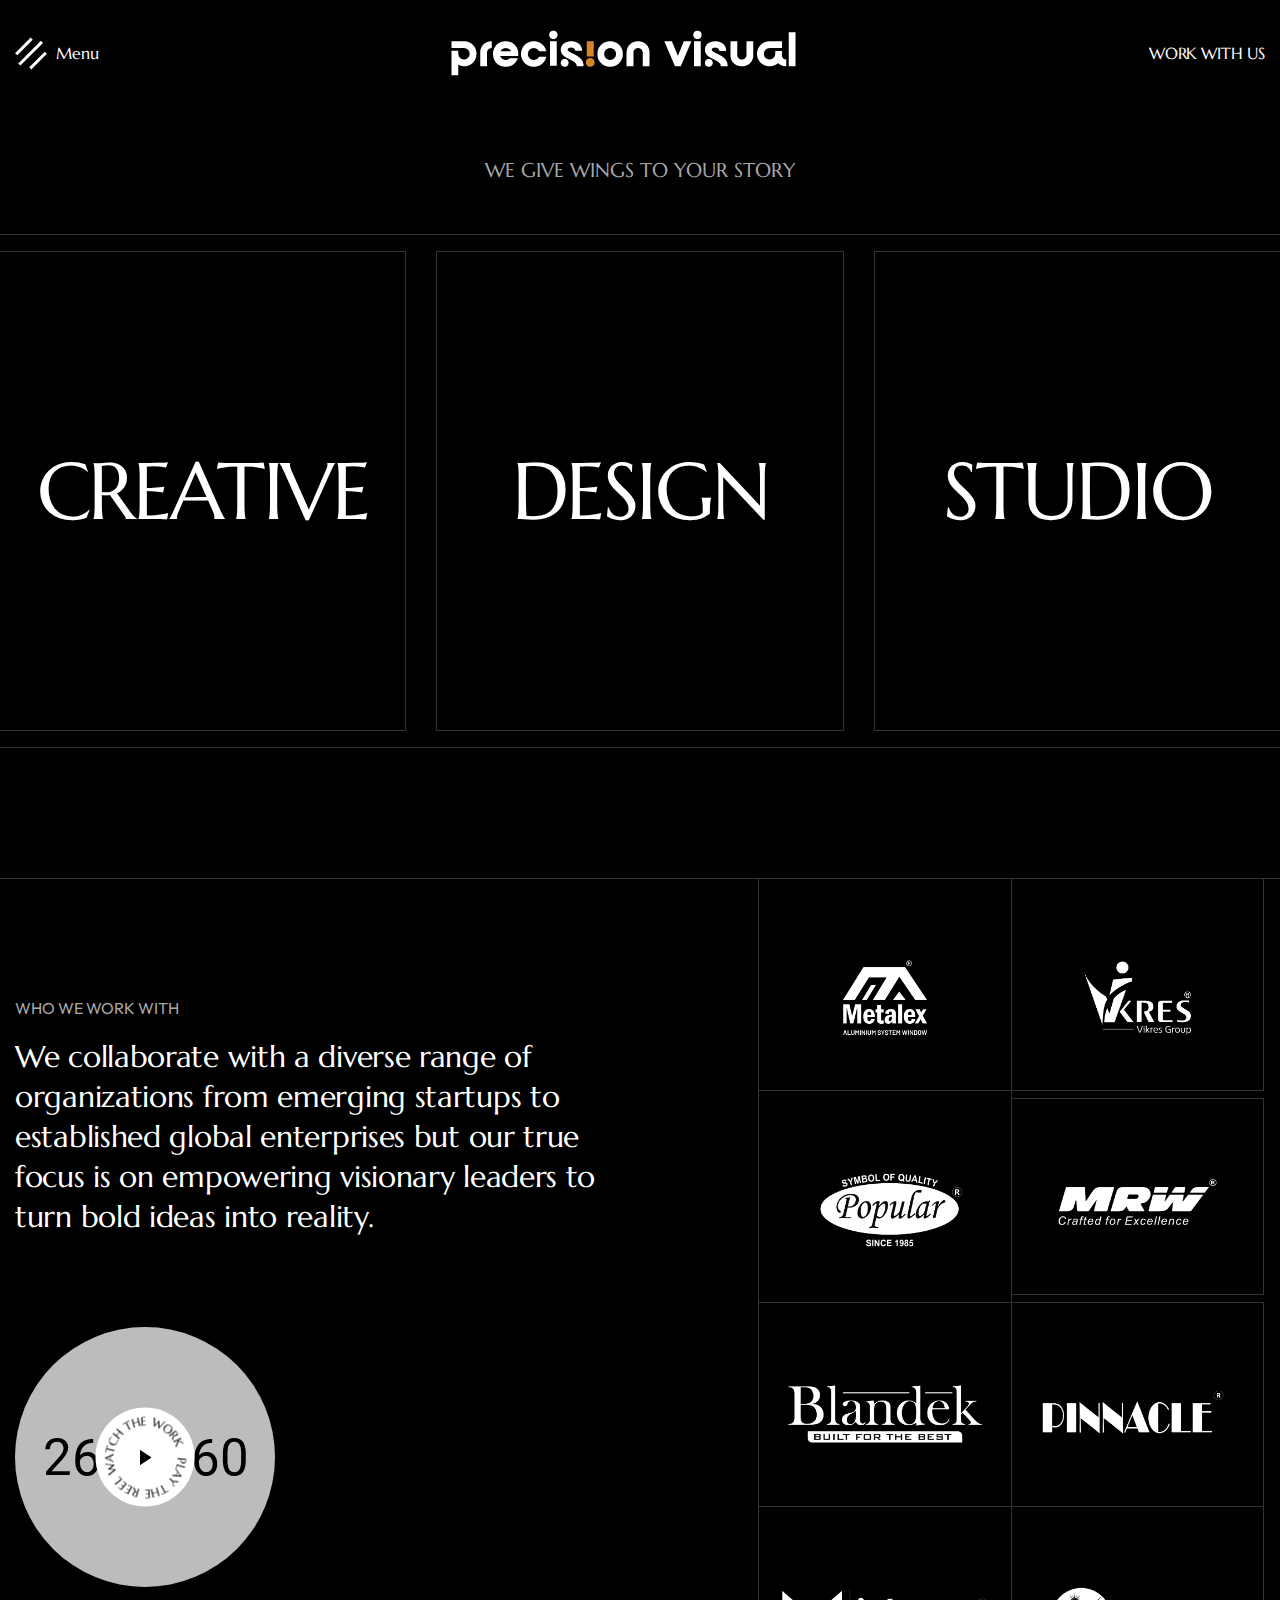
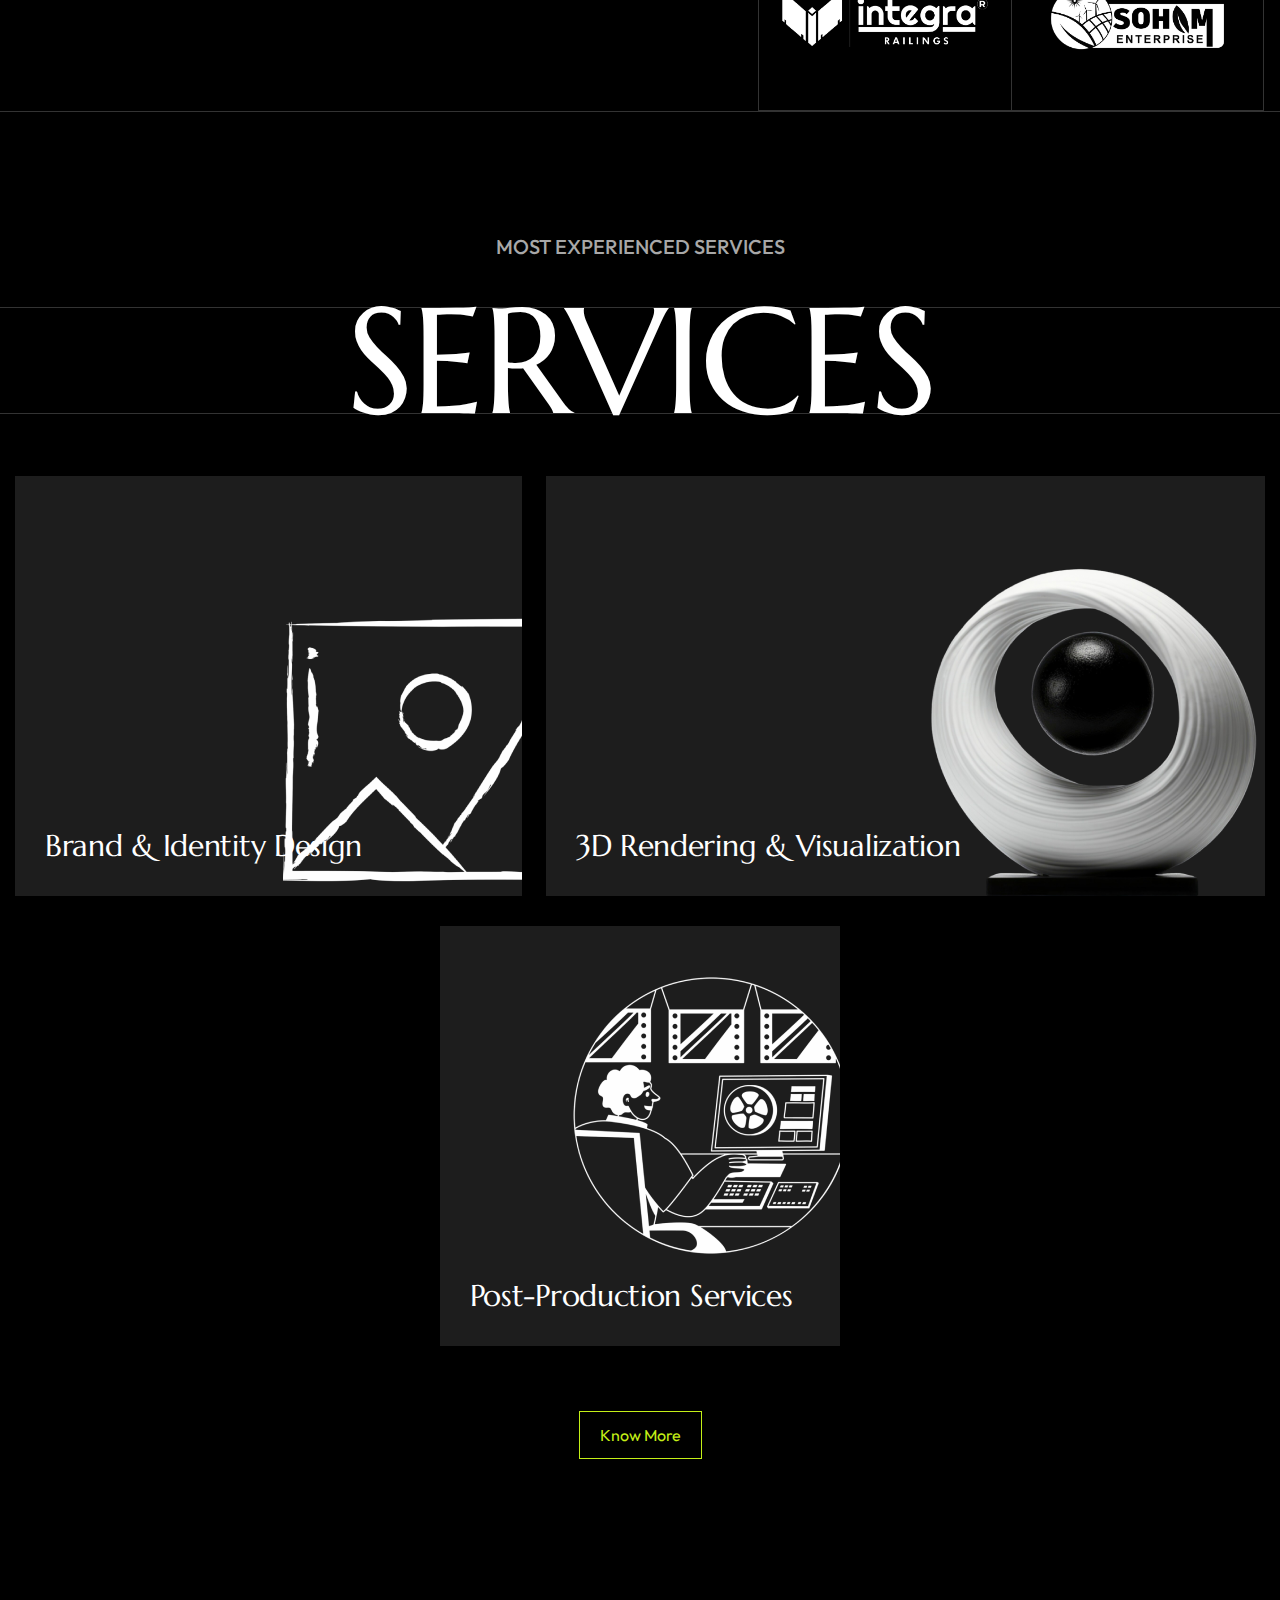
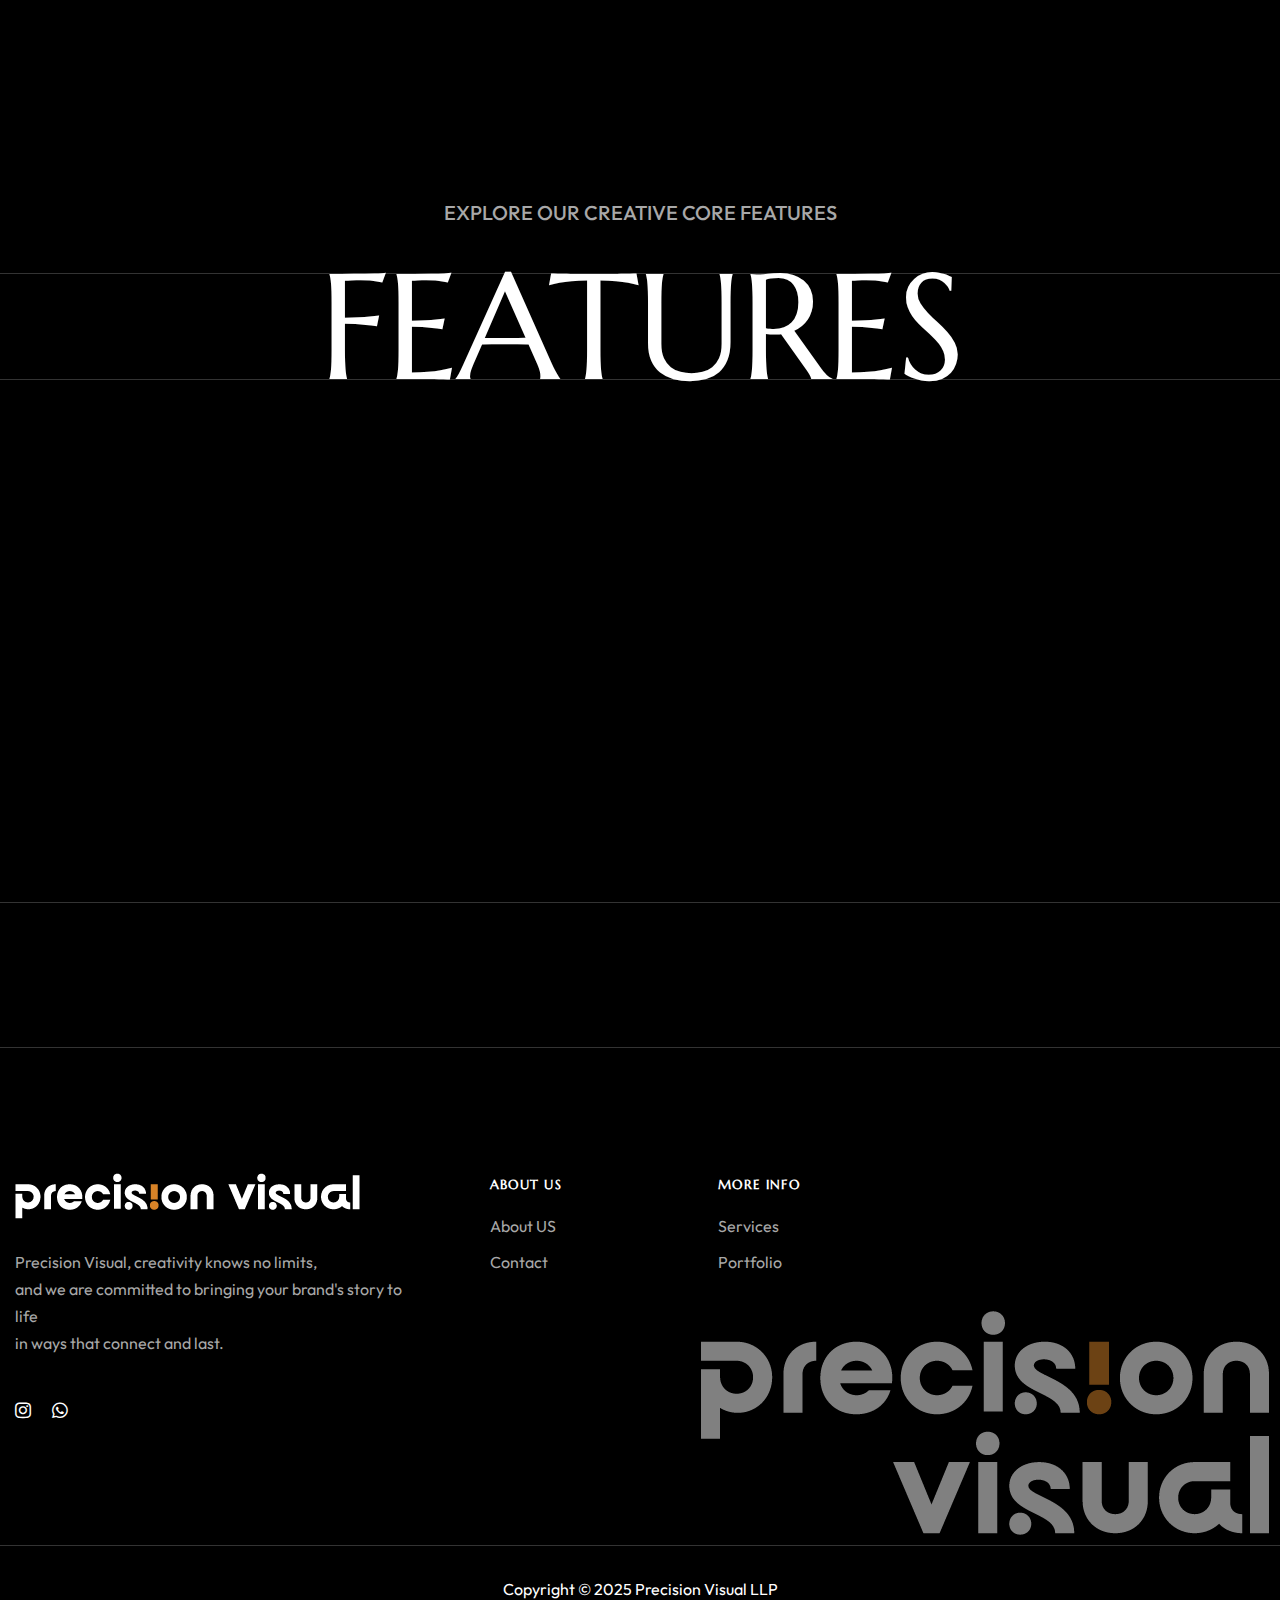
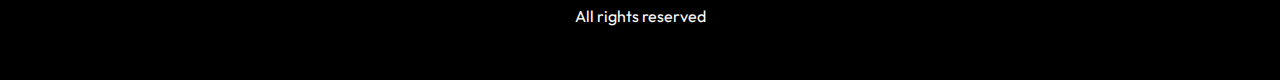
<file: index.html>
<!doctype html>
<html lang="zxx">

<head>

    <meta name="google-site-verification" content="rP_zvh2VQajGvw7li9hIrgDt3dXPMCk18wTVJnSs3sM" />
    
    <!--========= Required meta tags =========-->
    <meta charset="utf-8">
    <meta http-equiv="x-ua-compatible" content="ie=edge">
    <meta name="description" content="Precision Visual LLP - Professional Branding and Digital Agency providing creative solutions, brand identity, and digital marketing services.">
    <meta name="viewport" content="width=device-width, initial-scale=1, shrink-to-fit=no">
    
    <!-- HTTPS Security Headers -->
    <meta http-equiv="Content-Security-Policy" content="upgrade-insecure-requests">
    <meta http-equiv="Strict-Transport-Security" content="max-age=63072000; includeSubDomains; preload">
    
    <!-- SEO Meta Tags -->
    <meta name="robots" content="index, follow">
    <meta name="author" content="Precision Visual LLP">
    <meta name="keywords" content="branding agency, digital marketing, brand identity, creative design, precision visual">

    <title>Precision Visual LLP - Branding Agency</title>

    <link rel="shortcut icon" href="assets/img/favicon.ico" type="images/x-icon" />

    <!-- HTTPS Security Script -->
    <script src="assets/js/https-security.js"></script>
    
    <!-- Canonical URL for HTTPS -->
    <link rel="canonical" href="https://precisionvisual.in/" />

    <!-- css include -->
    <link rel="stylesheet" href="assets/css/bootstrap.min.css">
    <link rel="stylesheet" href="assets/css/fontawesome.css">
    <link rel="stylesheet" href="assets/css/animate.css">
    <link rel="stylesheet" href="assets/css/swiper.min.css">
    <link rel="stylesheet" href="assets/css/odometer.css">
    <link rel="stylesheet" href="assets/css/imageRevealHover.css">
    <link rel="stylesheet" href="assets/css/jquery-ui.min.css">
    <link rel="stylesheet" href="assets/css/magnific-popup.css">
    <link rel="stylesheet" href="assets/css/main.css">
</head>

<body>

    <script>
        // Disable right-click
        document.addEventListener("contextmenu", function (event) {
            // alert("Right-click is disabled on this page.");
            event.preventDefault();
        });
    
        // Disable common dev tool shortcuts
    document.addEventListener("keydown", function (event) {
        // F12
        if (event.keyCode === 123) {
            event.preventDefault();
        }

        // Ctrl+Shift+I / J / C
        if (event.ctrlKey && event.shiftKey && (event.key === 'I' || event.key === 'i' || event.key === 'J' || event.key === 'j' || event.key === 'C' || event.key === 'c')) {
            event.preventDefault();
        }

        // Ctrl+U (View Source)
        if (event.ctrlKey && (event.key === 'U' || event.key === 'u')) {
            event.preventDefault();
        }

        // Ctrl+S (Save Page)
        if (event.ctrlKey && (event.key === 'S' || event.key === 's')) {
            event.preventDefault();
        }

        // Ctrl+Shift+K (Firefox Dev Console)
        if (event.ctrlKey && event.shiftKey && (event.key === 'K' || event.key === 'k')) {
            event.preventDefault();
        }

        // Ctrl+Shift+M (Responsive Design Mode)
        if (event.ctrlKey && event.shiftKey && (event.key === 'M' || event.key === 'm')) {
            event.preventDefault();
        }
    });
    </script>
    
    <!-- backtotop - start -->
    <div class="xb-backtotop">
        <a href="#" class="scroll">
            <i class="far fa-arrow-up"></i>
        </a>
    </div>
    <!-- backtotop - end -->

    <!-- preloader start -->
    <div id="xb-loadding" class="xb-loader">
        <div class="loading-spin"></div>
    </div>
    <!-- preloader end -->


    <div class="body_wrap">

        <!-- header start -->
        <header id="xb-header-area" class="header-area header-style-five is-sticky">
            <div class="xb-header">
                <div class="container max_1825">
                    <div class="header__wrap ul_li_between">
                        <div class="header-menu d-none d-lg-block">
                            <a class="xb-bar burger-menu" href="javascript:void(0);">
                                <span class="xb-bar__inner">
                                    <span></span>
                                    <span></span>
                                    <span></span>
                                </span>
                                <span class="xb-bar__text">Menu</span>
                            </a>
                        </div>
                        <div class="header-logo">
                            <a href="index.html"><img src="assets/img/logo/logo.png" alt=""></a>
                        </div>
                        <a class="nav-ds-link d-none d-md-block" href="contact.html">Work with us</a>
                        <div class="header-bar-mobile side-menu d-lg-none">
                            <a class="xb-nav-mobile" href="javascript:void(0);"><img
                                    src="assets/img/digital-marketing/icon/menu01.png" alt=""></a>
                        </div>
                    </div>
                </div>
            </div>
            <div class="xb-header-wrap">
                <div class="xb-header-menu">
                    <div class="xb-header-menu-scroll">
                        <div class="xb-menu-close xb-hide-xl xb-close"></div>
                        <div class="xb-logo-mobile xb-hide-xl">
                            <a href="index.html" rel="home"><img src="assets/img/logo/logo_s.png" alt=""></a>
                        </div>
                        <div class="xb-header-mobile-search xb-hide-xl">
                            <form role="search" action="#">
                                <input type="text" placeholder="Search..." name="s" class="search-field">
                            </form>
                        </div>
                        <nav class="xb-header-nav">
                            <ul class="xb-menu-primary clearfix">
                                <li>
                                    <a href="index.html"><span>Home</span></a>
                                    <!-- <ul class="sub-menu">
                                    <li class="menu-item"><a href="index.html"><span>Digital Marketing</span></a></li>
                                    <li class="menu-item"><a href="home-2.html"><span>Branding Studio</span></a></li>
                                    <li class="menu-item active"><a href="home-3.html"><span>Digital Studio</span></a></li>
                                </ul> -->
                                </li>
                                <li>
                                    <a href="about.html"><span>About Us</span></a>
                                    <!-- <ul class="sub-menu">
                                    <li class="menu-item"><a href="about.html"><span>About</span></a></li>
                                    <li class="menu-item"><a href="services.html"><span>Services</span></a></li>
                                    <li class="menu-item"><a href="service-single.html"><span>Service Details</span></a></li>
                                    <li class="menu-item"><a href="career.html"><span>Career</span></a></li>
                                    <li class="menu-item"><a href="career-single.html"><span>Career Details</span></a></li>
                                    <li class="menu-item"><a href="team.html"><span>Team</span></a></li>
                                    <li class="menu-item"><a href="team-single.html"><span>Team Details</span></a></li>
                                    <li class="menu-item"><a href="pricing.html"><span>Pricing</span></a></li>
                                    <li class="menu-item"><a href="faq.html"><span>FAQ</span></a></li>
                                    <li class="menu-item"><a href="404.html"><span>404</span></a></li>
                                </ul> -->
                                </li>
                                <li>
                                    <a href="project.html"><span>Portfolio</span></a>
                                    <!-- <ul class="sub-menu">
                                    <li class="menu-item"><a href="portfolio.html"><span>Portfolio</span></a></li>
                                    <li class="menu-item"><a href="portfolio-single.html"><span>Portfolio Details</span></a></li>
                                </ul> -->
                                </li>
                                <!-- <li class="menu-item menu-item-has-children">
                                <a href="shop.html"><span>Shop</span></a>
                                <ul class="sub-menu">
                                    <li class="menu-item"><a href="shop.html"><span>Shop</span></a></li>
                                    <li class="menu-item"><a href="shop-single.html"><span>Shop Details</span></a></li>
                                    <li class="menu-item"><a href="cart.html"><span>Shop Cart</span></a></li>
                                    <li class="menu-item"><a href="checkout.html"><span>Checkout</span></a></li>
                                </ul>
                            </li> -->
                                <!-- <li class="menu-item menu-item-has-children">
                                <a href="blog.html"><span>Blog</span></a>
                                <ul class="sub-menu">
                                    <li class="menu-item"><a href="blog.html"><span>Blog</span></a></li>
                                    <li class="menu-item"><a href="blog-single.html"><span>Blog Details</span></a></li>
                                </ul>
                            </li> -->
                                <li class="menu-item"><a href="contact.html"><span>Contact</span></a></li>
                            </ul>
                        </nav>
                    </div>
                </div>
                <div class="xb-header-menu-backdrop"></div>
            </div>
        </header>
        <!-- header end -->

        <!-- overlay menu start -->
        <div class="overlay-menu">
            <div class="close">
                <div class="xb-close"></div>
            </div>
            <div class="row overlay-wrap">
                <div class="col-xl-8 col-md-7 left-area">
                    <nav>
                        <ul>
                            <li>
                                <a href="index.html">Home</a>
                                <!-- <ul class="sub">
                                <li><a href="index.html"><span>Digital Marketing</span></a></li>
                                <li><a href="home-2.html"><span>Branding Studio</span></a></li>
                                <li class="current-menu-item"><a href="home-3.html"><span>Digital Studio</span></a></li>
                            </ul> -->
                            </li>
                            <li>
                                <a href="about.html">About Us</a>
                                <!-- <ul class="sub">
                                <li><a href="about.html"><span>About</span></a></li>
                                <li><a href="service.html"><span>Services</span></a></li>
                                <li><a href="service-single.html"><span>Service Details</span></a></li>
                                <li><a href="team.html"><span>Team</span></a></li>
                                <li><a href="team-single.html"><span>Team Details</span></a></li>
                                <li><a href="career.html"><span>Career</span></a></li>
                                <li><a href="career-single.html"><span>Career Details</span></a></li>
                                <li><a href="faq.html"><span>FAQ</span></a></li>
                            </ul> -->
                            </li>
                            <li>
                                <a href="project.html">Portfolio</a>
                                <!-- <ul class="sub">
                                <li><a href="project.html"><span>Portfolio</span></a></li>
                                <li><a href="project-single.html"><span>Portfolio Details</span></a></li>
                            </ul> -->
                            </li>
                            <!-- <li class="menu-item-has-children"><a href="#">Shop</a>
                            <ul class="sub">
                                <li><a href="shop.html"><span>Products</span></a></li>
                                <li><a href="shop-single.html"><span>Single Product</span></a></li>
                                <li><a href="cart.html"><span>Cart</span></a></li>
                                <li><a href="checkout.html"><span>Checkout</span></a></li>
                            </ul>
                        </li> -->
                            <!-- <li class="menu-item-has-children"><a href="#">News</a>
                            <ul class="sub">
                                <li><a href="blog.html"><span>News</span></a></li>
                                <li><a href="blog-single.html"><span>News Details</span></a></li>
                            </ul>
                        </li> -->
                            <li><a href="contact.html">Contact</a></li>
                        </ul>
                    </nav>
                </div>
                <div class="col-xl-4 col-md-5 right-area">
                    <ul>
                        <li><span class="title">Brief us</span></li>
                        <li><a href="mailto:precisionvisual.llp@gmail.com" target="_blank">precisionvisual.llp@gmail.com</a></li>
                        <li><a href="tel:9898079500" target="_blank">Tel. (+91) 98980 79500</a></li>
                    </ul>
                    <ul>
                        <li><span class="title">Our Office</span></li>
                        <li>
                            <p><a target="_blank">150ft Ring Road, Rajkot, Gujarat, India</a></p>
                        </li>
                    </ul>
                    <ul>
                        <li><span class="title">Reach Us</span></li>
                        <li>
                            <ul class="social-links">
                                <!-- <li><a href="https://www.facebook.com/OfficialPrecisionvisual/" target="_blank">Facebook</a></li> -->
                                <li><a href="https://www.instagram.com/precisionvisual_llp/" target="_blank">Instagram</a></li>
                                <li><a href="https://wa.me/+919898079500?text=Hello!!" target="_blank">Whatsapp</a></li>
                            </ul>
                        </li>
                    </ul>
                </div>
            </div>
        </div>
        <!-- overlay menu end -->

        <!-- main area start  -->
        <main>

            <!-- hero section start  -->
            <section class="hero pos-rel pt-80 pb-130">
                <div class="container">
                    <samp class="sd-sub_title text-center">We give wings to your story</samp>
                </div>
                <div class="xbh-header__inner">
                    <!-- <div class="xbh__image-wrap" data-xbh-hero-images="creative">
                        <div class="xbh-image">
                            <div class="ratio__75"><img src="assets/img/digital-studio/hero/alu_win.png" alt=""></div>
                        </div>
                        <div class="xbh-image is--02">
                            <div class="ratio__75"><img src="assets/img/digital-studio/hero/dsh_04.jpg" alt=""></div>
                        </div>
                        <div class="xbh-image is--03">
                            <div class="ratio__150"><img src="assets/img/digital-studio/hero/dsh_01.jpg" alt=""></div>
                        </div>
                        <div class="xbh-image is--04">
                            <div class="ratio__100"><img src="assets/img/digital-studio/hero/dsh_03.jpg" alt=""></div>
                        </div>
                    </div> -->
                    <div class="xbh__image-wrap" data-xbh-hero-images="design">
                        <!-- <div class="xbh-image">
                            <div class="ratio__75"><img src="assets/img/digital-studio/hero/dsd_02.jpg" alt=""></div>
                        </div>
                        <div class="xbh-image is--02">
                            <div class="ratio__75"><img src="assets/img/digital-studio/hero/dsd_04.jpg" alt=""></div>
                        </div>
                        <div class="xbh-image is--03">
                            <div class="ratio__150"><img src="assets/img/digital-studio/hero/dsd_01.jpg" alt=""></div>
                        </div>
                        <div class="xbh-image is--04">
                            <div class="ratio__100"><img src="assets/img/digital-studio/hero/dsd_03.jpg" alt=""></div>
                        </div> -->
                    </div>
                    <div class="xbh__image-wrap" data-xbh-hero-images="studio">
                        <!-- <div class="xbh-image">
                            <div class="ratio__75"><img src="assets/img/digital-studio/hero/dss_02.jpg" alt=""></div>
                        </div>
                        <div class="xbh-image is--02">
                            <div class="ratio__75"><img src="assets/img/digital-studio/hero/dss_04.jpg" alt=""></div>
                        </div>
                        <div class="xbh-image is--03">
                            <div class="ratio__150"><img src="assets/img/digital-studio/hero/dss_01.jpg" alt=""></div>
                        </div>
                        <div class="xbh-image is--04">
                            <div class="ratio__100"><img src="assets/img/digital-studio/hero/dss_03.jpg" alt=""></div>
                        </div> -->
                    </div>
                    <div class="xbh__border is--first">
                        <div class="xbh__border-wrap">
                            <div data-xbh-trigger="creative" class="xbh-col">
                                <div class="xbh-content">
                                    <p class="xbh-h1">creative</p>
                                    <div class="xbh-blurb">
                                        <div class="xbh-blurb-inner">
                                            <p>3D Visualization</p>
                                        </div>
                                    </div>
                                </div>
                            </div>
                            <div data-xbh-trigger="design" class="xbh-col">
                                <div class="xbh-content">
                                    <p class="xbh-h1">Design</p>
                                    <div class="xbh-blurb">
                                        <div class="xbh-blurb-inner">
                                            <p>Graphic Concepts</p>
                                        </div>
                                    </div>
                                </div>
                            </div>
                            <div data-xbh-trigger="studio" class="xbh-col last-col">
                                <div class="xbh-content">
                                    <p class="xbh-h1">Studio</p>
                                    <div class="xbh-blurb">
                                        <div class="xbh-blurb-inner">
                                            <p>Video Editing</p>
                                        </div>
                                    </div>
                                </div>
                            </div>
                        </div>
                    </div>
                </div>
            </section>
            <!-- hero section end  -->

            <!-- clint start -->
            <section class="clint-section">
                <div class="container">
                    <div class="row align-items-center">
                        <div class="col-lg-7">
                            <div class="clint-section-header">
                                <div class="clint-section-holder mb-90">
                                    <span class="sub-title mb-15">Who we work with</span>
                                    <h2 class="content">We collaborate with a diverse range of organizations from emerging startups to established global enterprises but our true focus is on empowering visionary leaders to turn bold ideas into reality.</h2>
                                </div>
                                <a href="https://www.youtube.com/watch?v=MOM0relKPsg"
                                    class="circle-reelbox xb-parent-element-parallax popup-video pos-rel"
                                    data-background="assets/img/digital-studio/brand/video_img.png">
                                    <div class="xb-element-parallax">
                                        <div class="circle-link">
                                            <img src="assets/img/branding/icon/play.svg" alt="">
                                            <img class="play-text" src="assets/img/branding/icon/play-text.png" alt="">
                                        </div>
                                    </div>
                                </a>
                            </div>
                        </div>
                        <div class="col-lg-5">
                            <div class="ds-brand-inner ul_li">
                                <div class="ds-brand">
                                    <a><img src="assets/img/digital-studio/brand/Metalex-02.png" alt=""></a>
                                </div>
                                <div class="ds-brand">
                                    <a><img src="assets/img/digital-studio/brand/Vikres-03.png" alt=""></a>
                                </div>
                                <div class="ds-brand">
                                    <a><img src="assets/img/digital-studio/brand/Popular.png" alt=""></a>
                                </div>
                                <div class="ds-brand">
                                    <a><img src="assets/img/digital-studio/brand/MRW-01.png" alt=""></a>
                                </div>
                                <div class="ds-brand">
                                    <a><img src="assets/img/digital-studio/brand/Blandek-01.png" alt=""></a>
                                </div>
                                <div class="ds-brand">
                                    <a><img src="assets/img/digital-studio/brand/Pinnacle-01.png" alt=""></a>
                                </div>
                                <div class="ds-brand">
                                    <a><img src="assets/img/digital-studio/brand/integra-01.png" alt=""></a>
                                </div>
                                <div class="ds-brand">
                                    <a><img src="assets/img/digital-studio/brand/soham-01.png" alt=""></a>
                                </div>
                            </div>
                        </div>
                    </div>
                </div>
            </section>
            <!-- clint end -->

            <!-- service start -->
            <section class="service pt-120">
                <div class="ds-section-title text-center mb-40">
                    <span class="sub-title">Most experienced services</span>
                    <h2 class="title">services</h2>
                </div>
                <div class="container">
                    <div class="row justify-content-center">
                        <div class="col-lg-5 col-md-6">
                            <div class="ds-service pos-rel mb-30">
                                <span class="xb-item--number"></span>
                                <div class="xb-item--img xb-item--img0">
                                    <img src="assets/img/digital-studio/ds-service/Brand_&Identity_Design.png" alt="">
                                </div>
                                <h3 class="xb-item--title border-effect"><a">Brand & Identity Design</a></h3>
                                <a class="xb-overlay"></a>
                            </div>
                        </div>
                        <div class="col-lg-7 col-md-6">
                            <div class="ds-service pos-rel mb-30">
                                <span class="xb-item--number"></span>
                                <h3 class="xb-item--title border-effect"><a>3D Rendering & Visualization</a></h3>
                                <div class="xb-item--img xb-item--img1">
                                    <img src="assets/img/digital-studio/ds-service/3D_Rendering_&_Visualization.png" alt="">
                                </div>
                                <a class="xb-overlay"></a>
                            </div>
                        </div>
                        <div class="col-lg-4 col-md-6">
                            <div class="ds-service pos-rel mb-30">
                                <span class="xb-item--number"></span>
                                <h3 class="xb-item--title border-effect"><a>Post-Production Services</a>
                                </h3>
                                <div class="xb-item--img xb-item--img2">
                                    <img src="assets/img/digital-studio/ds-service/Post-Production_Services.png" alt="">
                                </div>
                                <a class="xb-overlay"></a>
                            </div>
                        </div>
                        <!-- <div class="col-lg-4 col-md-6">
                            <div class="ds-service pos-rel mb-30">
                                <span class="xb-item--number">04</span>
                                <h3 class="xb-item--title border-effect"><a>Social Media Engagement</a></h3>
                                <div class="xb-item--img xb-item--img3">
                                    <img src="assets/img/digital-studio/ds-service/Social_Media_Engagement.png" alt="">
                                </div>
                                <a class="xb-overlay"></a>
                            </div>
                        </div> -->
                        <!-- <div class="col-lg-4 col-md-6">
                            <div class="ds-service pos-rel mb-30">
                                <span class="xb-item--number">05</span>
                                <h3 class="xb-item--title border-effect"><a href="service-single.html">Motion Invitations & Animation</a></h3>
                                <div class="xb-item--img xb-item--img4">
                                    <img src="assets/img/digital-studio/ds-service/ds-ser05.png" alt="">
                                </div>
                                <a class="xb-overlay" href="service-single.html"></a>
                            </div> -->
                        </div>
                    </div>
                    <div class="text-center pt-35">
                        <a class="ds-btn" href="service.html">Know More</a>
                    </div>
                </div>
            </section>
            <!-- service end -->

            <!-- faq start -->
            <!-- <section class="faq pt-130">
                <div class="ds-section-title text-center mb-40">
                    <span class="sub-title">Exclusive offers For our awesome clients</span>
                    <h2 class="title">what we do</h2>
                </div>
                <div class="pos-rel">
                    <div class="container ">
                        <div class="row">
                            <div class="col-lg-5">
                                <div class="ds-faq-img bg_img ukiyo"
                                    data-background="assets/img/digital-studio/faq/what_we_do.png"></div>
                            </div>
                            <div class="col-lg-7">
                                <div class="faq-wrap">
                                    <ul class="accordion_box clearfix">
                                        <li class="block accordion active  active-block pos-rel">
                                            <div class="acc-btn">
                                                Brand & Identity Design
                                            </div>
                                            <div class="acc_body current">
                                                <div class="content">
                                                    <p>Our vision is to empower brands with meaningful identities that leave a lasting impression—built on creativity, clarity, and strategic design thinking. </p>
                                                </div>
                                            </div>
                                        </li>
                                        <li class="accordion block">
                                            <div class="acc-btn">
                                                3D Rendering & Visualization
                                            </div>
                                            <div class="acc_body">
                                                <div class="content">
                                                    <p>Our vision is to lead in delivering stunning 3D visuals that bring concepts to life, combining precision, creativity, and technical excellence. </p>
                                                </div>
                                            </div>
                                        </li>
                                        <li class="accordion block">
                                            <div class="acc-btn">
                                                Post-Production Services
                                            </div>
                                            <div class="acc_body">
                                                <div class="content">
                                                    <p>Our vision is to redefine storytelling through expert editing, seamless transitions, and cinematic polish—ensuring every frame reflects quality and purpose. </p>
                                                </div>
                                            </div>
                                        </li>
                                        <li class="accordion block">
                                            <div class="acc-btn">
                                                Social Media Engagement
                                            </div>
                                            <div class="acc_body">
                                                <div class="content">
                                                    <p>Our vision is to help brands build authentic digital relationships through impactful content, consistent voice, and data-driven engagement strategies. </p>
                                                </div>
                                            </div>
                                        </li>
                                    </ul>
                                </div>
                            </div>
                        </div>
                    </div>
                </div>
            </section> -->
            <!-- faq end -->

            <!-- funfact start -->
            <section class="funfact">
                <div class="container">
                    <div class="row">
                        <div class="ds-counter pt-80 ul_li_between wow fadeInUp" data-wow-delay="400ms">
                            <div class="inner ul_li mt-30">
                                <div class="icon">
                                    <img src="assets/img/icon/hero01.svg" alt="">
                                </div>
                                <div class="holder">
                                    <h3 class="number xb-odm"><span class="xbo" data-count="90">00</span><span
                                            class="suffix">+</span></h3>
                                    <p class="content">Awesome clients</p>
                                </div>
                            </div>
                            <div class="inner ul_li mt-30">
                                <div class="icon">
                                    <img src="assets/img/icon/hero02.svg" alt="">
                                </div>
                                <div class="holder">
                                    <h3 class="number xb-odm"><span class="xbo" data-count="6">00</span><span
                                            class="suffix">+</span></h3></h3>
                                    <p class="content">Years Experience</p>
                                </div>
                            </div>
                            <div class="inner ul_li mt-30">
                                <div class="icon">
                                    <img src="assets/img/digital-studio/icon/ds-cou01.svg" alt="">
                                </div>
                                <div class="holder">
                                    <h3 class="number xb-odm"><span class="xbo" data-count="150">00</span><span
                                            class="suffix">+</span></h3>
                                    <p class="content">Created projects</p>
                                </div>
                            </div>
                        </div>
                    </div>
                </div>
            </section>
            <!-- funfact end -->

            <!-- work start -->
            <!-- <section class="work pt-120">
                <div class="ds-section-title text-center mb-40">
                    <span class="sub-title">create better tomorrows</span>
                    <h2 class="title">Works</h2>
                </div>
                <div class="container">
                    <div class="ds-work-inner mb-60">
                        <div class="row flex-row-reverse g-0">
                            <div class="col-lg-7">
                                <div class="work-image bg_img">
                                    <img src="assets/img/digital-studio/work/st_soda_can.png" alt="">
                                </div>
                            </div>
                            <div class="col-lg-5">
                                <div class="ds-work pos-rel">
                                    <span class="xb-item--year">/2023</span>
                                    <div class="xb-item--holder">
                                        <h2 class="xb-item--title border-effect"><a>Strawberry Lemonade Soda</a></h2>
                                        <p class="xb-item--content mb-55">A bold fusion of sweet strawberries and zesty lemonade with only 4g of sugar. Wrapped in a vibrant pink and yellow can, it’s as refreshing as it looks.Light, tasty, and eye-catching – this soda makes every sip worth it.<br><br><i>It’s Time to Love Soda Again.</i></p> -->
                                        <!-- <a class="xb-item--learn ul_li_between" href="project-single.html">
                                            <span>Learn more</span>
                                            <img src="assets/img/digital-studio/icon/wrk_icon.png" alt="">
                                        </a> -->
                                    <!-- </div>
                                </div>
                            </div>
                        </div>
                    </div>
                    <div class="ds-work-inner mb-30">
                        <div class="row g-0">
                            <div class="col-lg-7">
                                <div class="work-image bg_img">
                                    <img src="assets/img/digital-studio/work/OP-1_Field.png" alt="">
                                </div>
                            </div>
                            <div class="col-lg-5">
                                <div class="ds-work pos-rel">
                                    <span class="xb-item--year">/2024</span>
                                    <div class="xb-item--holder">
                                        <h2 class="xb-item--title border-effect"><a>OP-1 Field</a></h2>
                                        <p class="xb-item--content mb-55">A compact powerhouse for music creation. Synthesizer, sampler, and controller all-in-one with crystal-clear display and intuitive controls. Perfect for on-the-go production and live performances.<br><br><i>Create Anywhere, Sound Everywhere.</i></p> -->
                                        <!-- <a class="xb-item--learn ul_li_between" href="project-single.html">
                                            <span>Learn more</span>
                                            <img src="assets/img/digital-studio/icon/wrk_icon.png" alt="">
                                        </a> -->
                                    <!-- </div>
                                </div>
                            </div>
                        </div>
                    </div>
                    <div class="text-center pt-35">
                        <a class="ds-btn" href="project.html">See all Works</a>
                    </div>
                </div>
            </section> -->
            <!-- work end -->

            <!-- feature start -->
            <section class="feature pos-rel ds-border-bottom pt-130">
                <div class="ds-section-title text-center feature-bg-black">
                    <span class="sub-title">explore our creative core features</span>
                    <h2 class="title">features</h2>
                </div>
                <div class="container">
                    <div class="xb-feature-inner xb-feature-item pos-rel">
                        <div class="xb-feature-wrapper xb-feature-capsule-wrapper pos-rel" data-throwable-scene="true">
                            <div class="xb-feature-capsule-item-wrapper">
                                <p data-xb-throwable-el="">
                                    <span class="xb-feature-capsule-item" data-bg-color="#E3FE57">3D Visualization</span>
                                </p>
                                <p data-xb-throwable-el="">
                                    <span class="xb-feature-capsule-item" data-bg-color="#1C73FF">Graphic Designing</span>
                                </p>
                                <p data-xb-throwable-el="">
                                    <span class="xb-feature-capsule-item" data-bg-color="#FF6C03">Video Editing</span>
                                </p>
                                <p data-xb-throwable-el="">
                                    <span class="xb-feature-capsule-item" data-bg-color="#B0DEFE">Creative Strategy</span>
                                </p>
                                <p data-xb-throwable-el="">
                                    <span class="xb-feature-capsule-item" data-bg-color="#68FE85">Innovative Ideas</span>
                                </p>
                                <p data-xb-throwable-el="">
                                    <span class="xb-feature-capsule-item" data-bg-color="#FFBB01">Brand Identity</span>
                                </p>
                                <!-- <p data-xb-throwable-el="">
                                    <span class="xb-feature-capsule-item" data-bg-color="#7949F5">Client-Centric Approach</span>
                                </p> -->
                                <p data-xb-throwable-el="">
                                    <span class="xb-feature-capsule-item" data-bg-color="#49C589">Motion Graphics</span>
                                </p>
                                <p data-xb-throwable-el="">
                                    <span class="xb-feature-capsule-item" data-bg-color="#FF81DC">Visual Storytelling</span>
                                </p>
                            </div>
                        </div>
                    </div>
                </div>
            </section>
            <!-- feature end -->

            <!-- pricing start -->
            <!-- <section class="pricing pt-130">
                <div class="ds-section-title text-center mb-40">
                    <span class="sub-title">Exclusive offers For our awesome clients</span>
                    <h2 class="title">what we do</h2>
                </div>
                <div class="container">
                    <div class="row g-0">
                        <div class="col-lg-6">
                            <div class="ds-pricing-plan">
                                <div class="xb-item--holder">
                                    <h2 class="xb-item--title">All plans include</h2>
                                    <p class="xb-item--content">Lorem ipsum dolor sit amet, consectetur adipiscing elit.
                                        Suspendisse varius enim in eros elementum tristique.</p>
                                </div>
                                <div class="xb-item--list ul_li">
                                    <li class="pos-rel">Branding</li>
                                    <li class="pos-rel">UI design</li>
                                    <li class="pos-rel">Research</li>
                                    <li class="pos-rel">Modern Design</li>
                                </div>
                            </div>
                        </div>
                        <div class="col-lg-3">
                            <div class="ds-pricing-info active">
                                <div class="xb-item--holder">
                                    <h3 class="xb-item--title">Standard</h3>
                                    <span class="xb-item--number">$3,500</span>
                                    <p class="xb-item--content">Lorem ipsum dolor sit amet, consectetur adipiscing elit.
                                    </p>
                                </div>
                                <a class="xb-item--btn" href="#1">Contact us</a>
                            </div>
                        </div>
                        <div class="col-lg-3">
                            <div class="ds-pricing-info">
                                <div class="xb-item--holder">
                                    <h3 class="xb-item--title">Professional</h3>
                                    <span class="xb-item--number">$4,500</span>
                                    <p class="xb-item--content">Lorem ipsum dolor sit amet, consectetur adipiscing elit.
                                    </p>
                                </div>
                                <a class="xb-item--btn" href="#!">Contact us</a>
                            </div>
                        </div>
                    </div>
                    <div class="ds-pricing-bottom ul_li_between pt-60">
                        <div class="text-center">
                            <a class="ds-btn" href="#!">Explore more</a>
                        </div>
                        <div class="xb-item--line"></div>
                        <span class="xb-item--text"><a href="service.html">Now what you are looking for?</a></span>
                    </div>
                </div>
            </section> -->
            <!-- pricing end -->

            <!-- testimonial  start-->
            <section class="testimonial pt-1">
                <!-- <div class="ds-section-title ds-testimonial-title text-center mb-60">
                    <span class="sub-title">testimonials</span>
                    <h2 class="title"><span>"</span>Great job <br> making this <br> tech <br> accessible!<span>"</span>
                    </h2>

                </div> -->
                <!-- <div class="ds-testimonial-slider">
                    <div class="swiper-wrapper">

                        <div class="swiper-slide ds-testimonial">
                            <div class="xb-item--inner">
                                <div class="xb-item--icon">
                                    <img src="assets/img/digital-studio/icon/tst_icon.png" alt="">
                                </div>
                                <p class="xb-item--content">Auxa truly understands the digital landscape. Their
                                    innovative approach and attention to detail helped us stand out in a crowded market.
                                    They took the time to understand our brand and objectives, delivering tailored
                                    solutions
                                </p>
                            </div>
                            <div class="xb-item--avater ul_li"> -->
                                <!-- <div class="xb-item--image">
                                    <img src="assets/img/digital-studio/testimonial/tes01.jpg" alt="">
                                </div> -->
                                <!-- <div class="xb-item--holder">
                                    <h3 class="xb-item--name"><br> <span>Metalex Aluminium Systems</span></h3>
                                </div>
                            </div>
                        </div> -->

                        <!-- <div class="swiper-slide ds-testimonial">
                            <div class="xb-item--inner">
                                <div class="xb-item--icon">
                                    <img src="assets/img/digital-studio/icon/tst_icon.png" alt="">
                                </div>
                                <p class="xb-item--content">Auxa truly understands the digital landscape. Their
                                    innovative approach and attention to detail helped us stand out in a crowded market.
                                    They took the time to understand our brand and objectives, delivering tailored
                                    solutions
                                </p>
                            </div>
                            <div class="xb-item--avater ul_li"> -->
                                <!-- <div class="xb-item--image">
                                    <img src="assets/img/digital-studio/testimonial/tes01.jpg" alt="">
                                </div> -->
                                <!-- <div class="xb-item--holder">
                                    <h3 class="xb-item--name"><br> <span>Vikres Hardware LLP</span></h3>
                                </div>
                            </div>
                        </div> -->


                        <!-- <div class="swiper-slide ds-testimonial">
                            <div class="xb-item--inner">
                                <div class="xb-item--icon">
                                    <img src="assets/img/digital-studio/icon/tst_icon.png" alt="">
                                </div>
                                <p class="xb-item--content">Auxa truly understands the digital landscape. Their
                                    innovative approach and attention to detail helped us stand out in a crowded market.
                                    They took the time to understand our brand and objectives, delivering tailored
                                    solutions
                                </p>
                            </div>
                            <div class="xb-item--avater ul_li"> -->
                                <!-- <div class="xb-item--image">
                                    <img src="assets/img/digital-studio/testimonial/tes01.jpg" alt="">
                                </div> -->
                                <!-- <div class="xb-item--holder">
                                    <h3 class="xb-item--name"><br> <span>Kaizetech</span></h3>
                                </div>
                            </div>
                        </div> -->

                        <!-- <div class="swiper-slide ds-testimonial">
                            <div class="xb-item--inner">
                                <div class="xb-item--icon">
                                    <img src="assets/img/digital-studio/icon/tst_icon.png" alt="">
                                </div>
                                <p class="xb-item--content">Auxa truly understands the digital landscape. Their
                                    innovative approach and attention to detail helped us stand out in a crowded market.
                                    They took the time to understand our brand and objectives, delivering tailored
                                    solutions
                                </p>
                            </div>
                            <div class="xb-item--avater ul_li"> -->
                                <!-- <div class="xb-item--image">
                                    <img src="assets/img/digital-studio/testimonial/tes01.jpg" alt="">
                                </div> -->
                                <!-- <div class="xb-item--holder">
                                    <h3 class="xb-item--name"><br> <span>MRW</span></h3>
                                </div>
                            </div>
                        </div> -->

                        <!-- <div class="swiper-slide ds-testimonial">
                            <div class="xb-item--inner">
                                <div class="xb-item--icon">
                                    <img src="assets/img/digital-studio/icon/tst_icon.png" alt="">
                                </div>
                                <p class="xb-item--content">Auxa truly understands the digital landscape. Their
                                    innovative approach and attention to detail helped us stand out in a crowded market.
                                    They took the time to understand our brand and objectives, delivering tailored
                                    solutions
                                </p>
                            </div>
                            <div class="xb-item--avater ul_li"> -->
                                <!-- <div class="xb-item--image">
                                    <img src="assets/img/digital-studio/testimonial/tes01.jpg" alt="">
                                </div> -->
                                <!-- <div class="xb-item--holder">
                                    <h3 class="xb-item--name"><br> <span>Popular</span></h3>
                                </div>
                            </div>
                        </div>
                    </div>
                </div> -->
            </section>
            <!-- testimonial end-->

            <!-- blog start -->
            <!-- <section class="blog pt-130">
                <div class="ds-section-title text-center mb-40">
                    <span class="sub-title">Explore our most recent agency articles</span>
                    <h2 class="title">recent blog</h2>
                </div>
                <div class="container">
                    <div class="row mt-none-30 justify-content-center">
                        <div class="col-lg-4 col-md-6 mt-30">
                            <div class="ds-blog xb-hover-zoom pos-rel">
                                <div class="xb-item--img">
                                    <a href="blog-single.html"><img src="assets/img/digital-studio/blog/blog01.png"
                                            alt=""></a>
                                </div>
                                <div class="xb-item--holder mt-10">
                                    <div class="xb-item--meta ul_li_between">
                                        <span class="xb-item--author">By: <span>auxa</span></span>
                                        <span class="xb-item--date">Augest 2023</span>
                                    </div>
                                    <h2 class="xb-item--title border-effect"><a href="blog-single.html">A Guide for
                                            Businesses in the Digital Age...</a></h2>
                                    <a class="ds-btn" href="blog-single.html">READ MORE</a>
                                </div>
                            </div>
                        </div>
                        <div class="col-lg-4 col-md-6 mt-30">
                            <div class="ds-blog xb-hover-zoom pos-rel">
                                <div class="xb-item--img">
                                    <a href="blog-single.html"><img src="assets/img/digital-studio/blog/blog02.png"
                                            alt=""></a>
                                </div>
                                <div class="xb-item--holder mt-10">
                                    <div class="xb-item--meta ul_li_between">
                                        <span class="xb-item--author">By: <span>auxa</span></span>
                                        <span class="xb-item--date">Augest 2023</span>
                                    </div>
                                    <h2 class="xb-item--title border-effect"><a href="blog-single.html">The Art of
                                            Crafting Compelling Brand Stories</a></h2>
                                    <a class="ds-btn" href="blog-single.html">READ MORE</a>
                                </div>
                            </div>
                        </div>
                        <div class="col-lg-4 col-md-6 mt-30">
                            <div class="ds-blog xb-hover-zoom pos-rel">
                                <div class="xb-item--img">
                                    <a href="blog-single.html"><img src="assets/img/digital-studio/blog/blog03.png"
                                            alt=""></a>
                                </div>
                                <div class="xb-item--holder mt-10">
                                    <div class="xb-item--meta ul_li_between">
                                        <span class="xb-item--author">By: <span>auxa</span></span>
                                        <span class="xb-item--date">Augest 2023</span>
                                    </div>
                                    <h2 class="xb-item--title border-effect"><a href="blog-single.html">How Analytics
                                            Can Drive Business Success</a></h2>
                                    <a class="ds-btn" href="blog-single.html">READ MORE</a>
                                </div>
                            </div>
                        </div>
                    </div>
                </div>
            </section> -->
            <!-- blog end -->

        </main>
        <!-- main area end  -->

        <!-- footer strt -->
        <footer class="ds-footer pt-140 pos-rel">
            <div class="dm-footer-line pt-125 pb-120">
                <div class="container">
                    <div class="row mt-none-40">
                        <div class="col-lg-4 col-md-6 mt-40 footer-col">
                            <div class="footer-widget">
                                <div class="footer-logo mb-30">
                                    <a href="index.html"><img src="assets/img/logo/logo.png" alt=""></a>
                                </div>
                                    <p>Precision Visual, creativity knows no limits, <br> and we are committed to bringing your brand's story to life <br> in ways that connect and last.</p>
                                <ul class="social-list ul_li mt-40">
                                <!-- <li><a href="https://www.facebook.com/OfficialPrecisionvisual/" target="_blank"><i class="fab fa-facebook-f"></i></a></li> -->
                                <li><a href="https://www.instagram.com/precisionvisual_llp/" target="_blank"><i class="fab fa-instagram"></i></a></li>
                                <li><a href="https://wa.me/+919898079500?text=Hello!!" target="_blank"><i class="fab fa-whatsapp"></i></a></li>
                                <!-- <li><a href="#!"><i class="fab fa-youtube"></i></a></li> -->
                                </ul>
                            </div>
                        </div>
                        <div class="col-lg-3 col-md-6 mt-40 footer-col">
                            <div class="footer-widget">
                                <h3 class="widget-title">About US</h3>
                                <ul class="footer-links">
                                    <li><a href="about.html">About US</a></li>
                                    <li><a href="contact.html">Contact</a></li>
                                    <!-- <li><a href="faq.html">Faq</a></li> -->
                                    <!-- <li><a href="#!">Our Company</a></li> -->
                                </ul>
                            </div>
                        </div>
                        <div class="col-lg-2 col-md-6 mt-40 footer-col">
                            <div class="footer-widget">
                                <h3 class="widget-title">MORE INFO</h3>
                                <ul class="footer-links">
                                    <!-- <li><a href="#!">Career</a></li> -->
                                    <!-- <li><a href="">Team</a></li> -->
                                    <li><a href="service.html">Services</a></li>
                                    <li><a href="project.html">Portfolio</a></li>
                                </ul>
                            </div>
                        </div>
                        <!-- <div class="col-lg-3 col-md-6 mt-40 footer-col">
                            <div class="footer-widget">
                                <h3 class="widget-title">Newsletter</h3>
                                <h2 class="footer-info">+000 87 6545 33 <br>
                                    help@auxa.co <br>
                                    West poram (United State) <br> 45767 - Link road</h2>
                            </div>
                        </div> -->
                    </div>
                </div>
            </div>
            <div class="container">
                <div class="footer-copyright text-center">
                    Copyright © 2025 Precision Visual LLP <br> All rights reserved
                </div>
                <div class="dm-footer-bg_icon">
                    <img src="assets/img/digital-marketing/icon/trans_logo.png" alt="">
                </div>
            </div>
            </footer>
        <!-- footer end -->

    </div>

    <!-- jquery include -->
    <script src="assets/js/jquery-3.7.1.min.js"></script>
    <script src="assets/js/bootstrap.bundle.min.js"></script>
    <script src="assets/js/swiper.min.js"></script>
    <script src="assets/js/wow.min.js"></script>
    <script src="assets/js/gsap.min.js"></script>
    <script src="assets/js/ScrollSmoother.min.js"></script>
    <script src="assets/js/ScrollTrigger.min.js"></script>
    <script src="assets/js/SplitText.min.js"></script>
    <script src="assets/js/appear.js"></script>
    <script src="assets/js/odometer.min.js"></script>
    <script src="assets/js/imagesloaded.pkgd.min.js"></script>
    <script src="assets/js/jquery.marquee.min.js"></script>
    <script src="assets/js/isotope.pkgd.min.js"></script>
    <script src="assets/js/jquery.magnific-popup.min.js"></script>
    <script src="assets/js/touchspin.js"></script>
    <script src="assets/js/jquery-ui.min.js"></script>
    <script src="assets/js/imageRevealHover.js"></script>
    <script src="assets/js/TweenMax.min.js"></script>
    <script src="assets/js/easing.min.js"></script>
    <script src="assets/js/scrollspy.js"></script>
    <script src="assets/js/ukiyo.min.js"></script>
    <script src="assets/js/lenis.js"></script>
    <script src="assets/js/matter.js"></script>
    <script src="assets/js/throwable.js"></script>
    <script src="assets/js/main.js"></script>

</body>

</html>
</file>
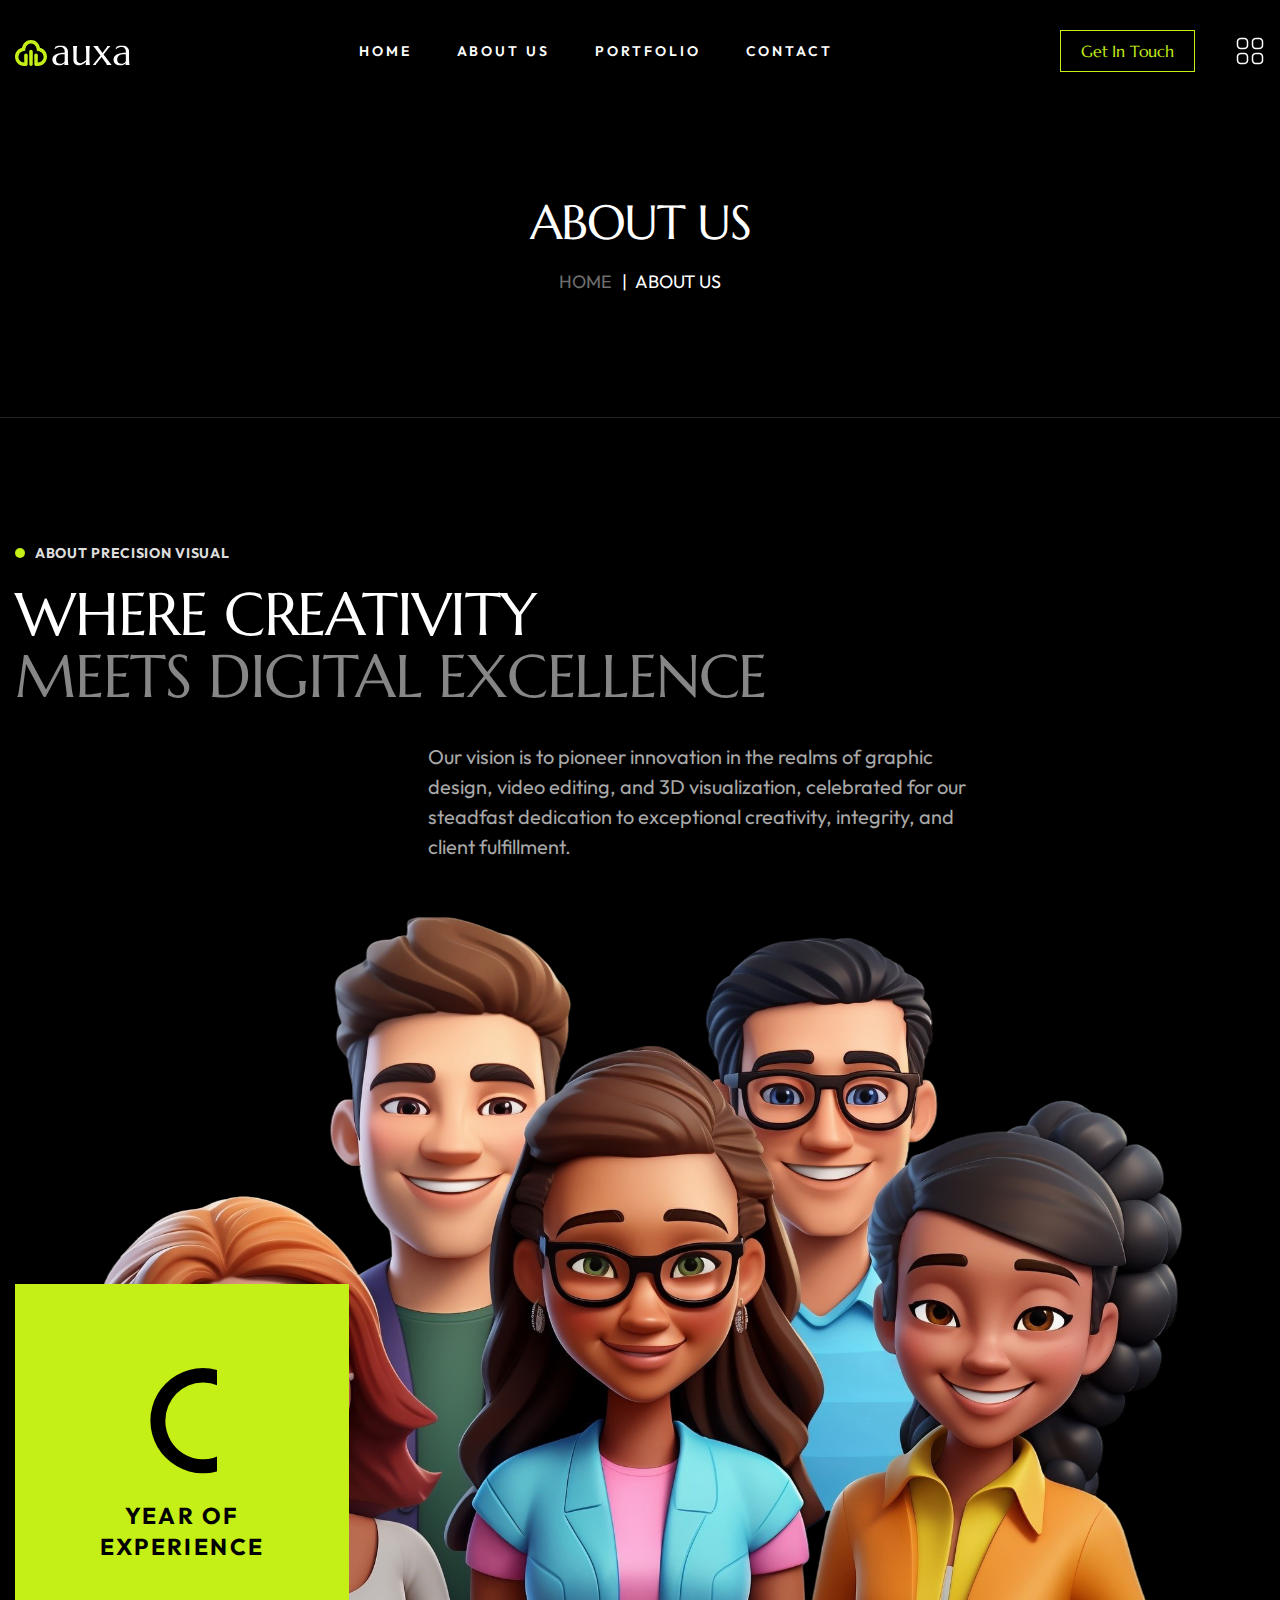
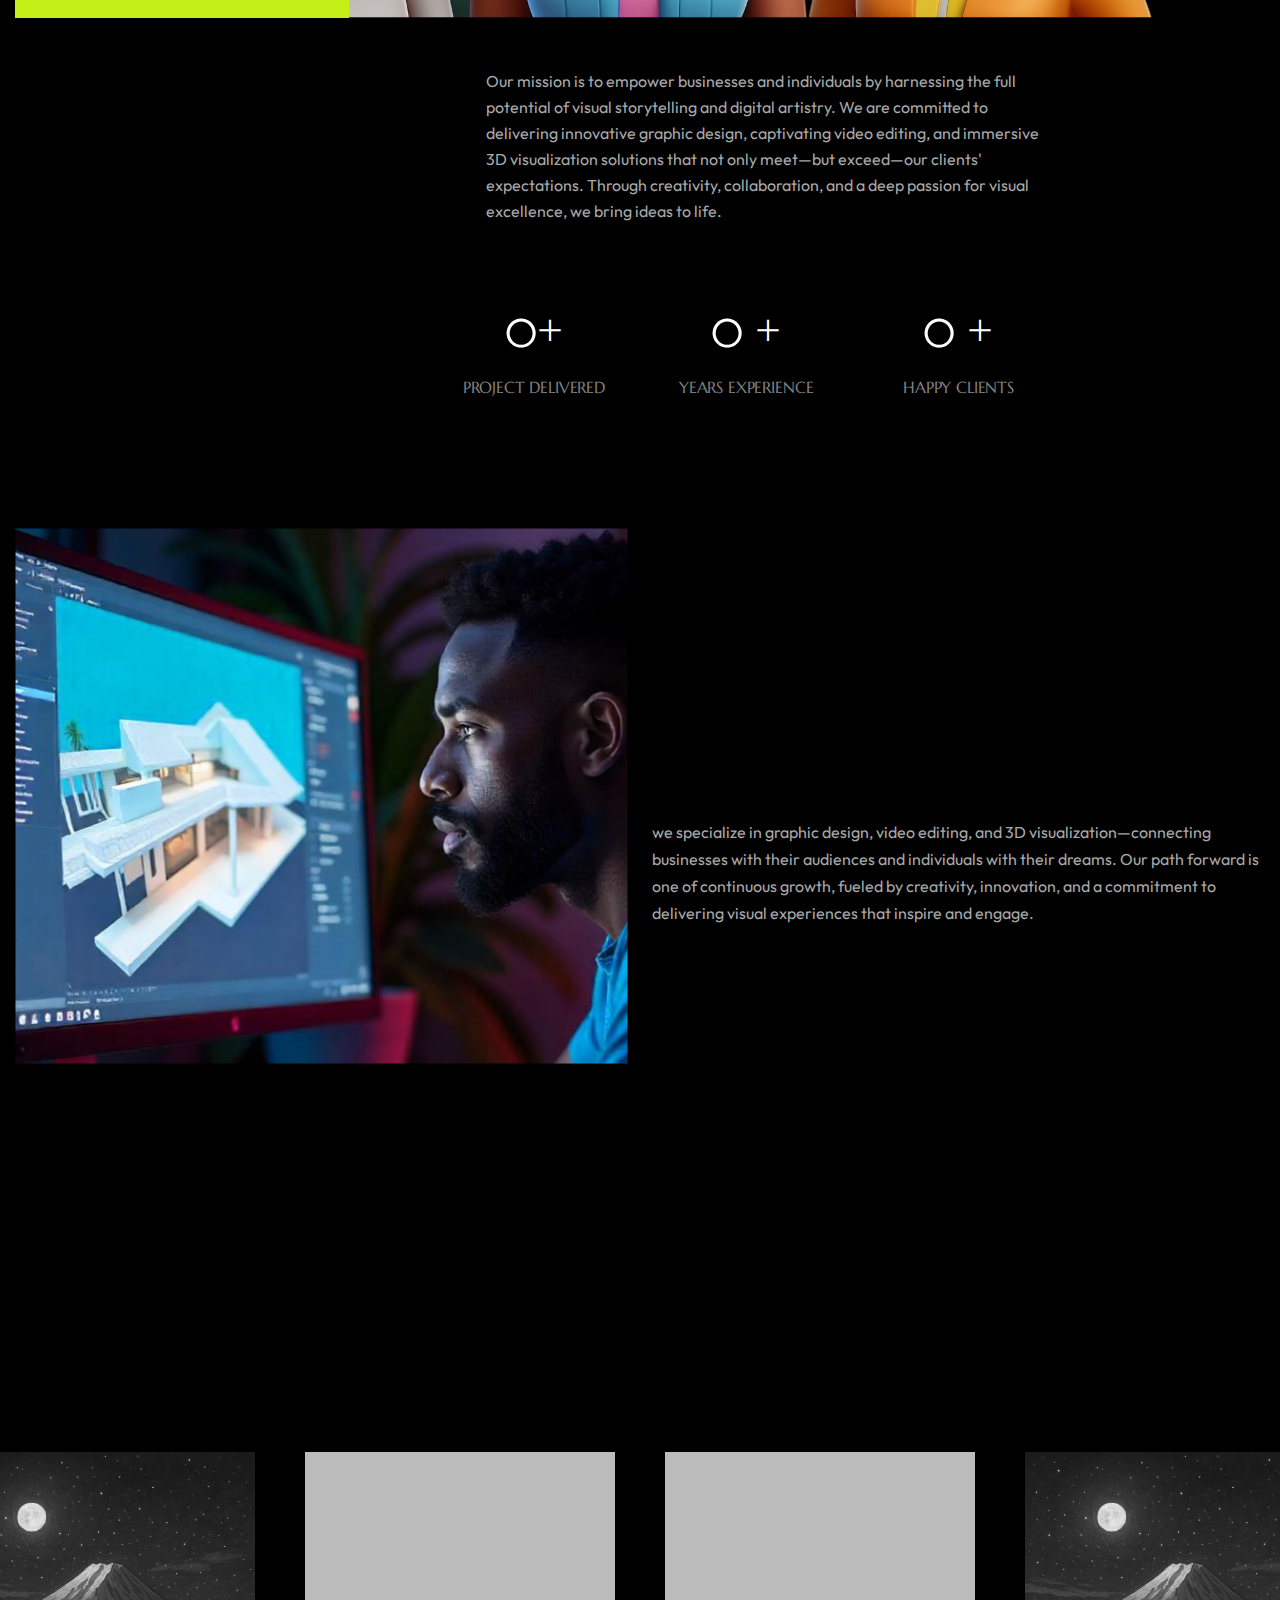
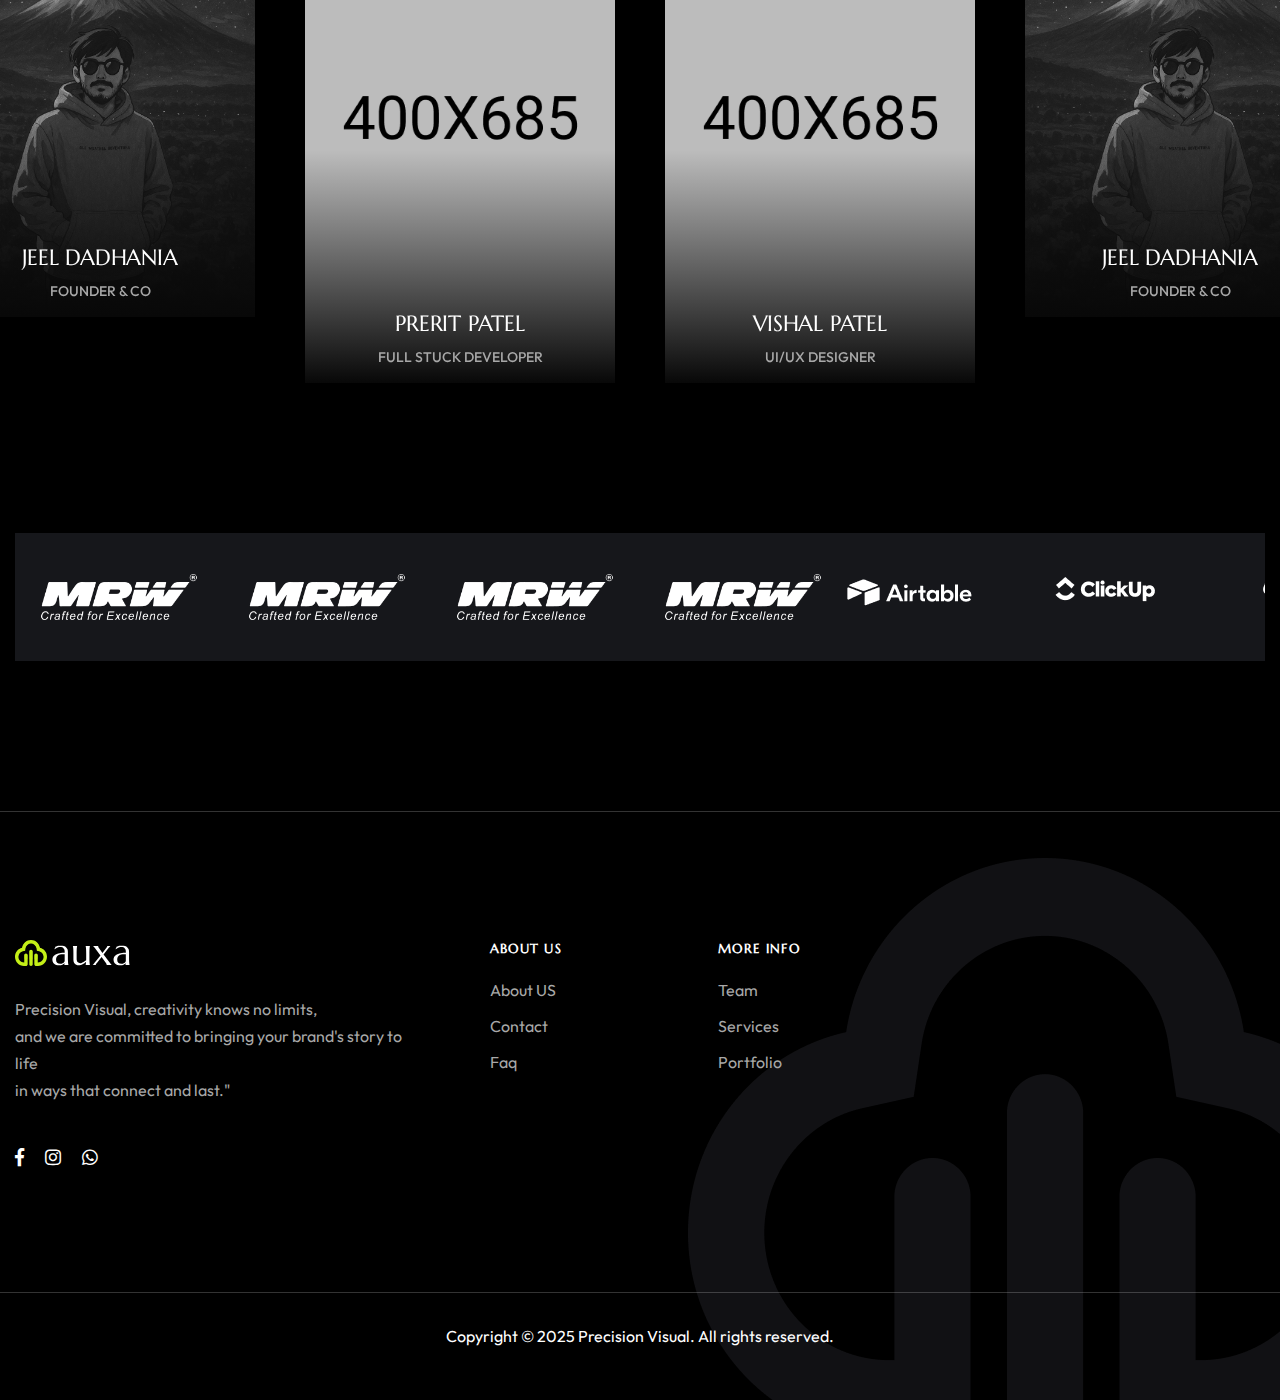
<file: about.html>
<!doctype html>
<html lang="zxx">

<head>

    <!--========= Required meta tags =========-->
    <meta charset="utf-8">
    <meta http-equiv="x-ua-compatible" content="ie=edge">
    <meta name="description" content="">
    <meta name="viewport" content="width=device-width, initial-scale=1, shrink-to-fit=no">

    <title>Precision Visual - Branding Agency</title>

    <link rel="shortcut icon" href="assets/img/favicon.png" type="images/x-icon" />

    <!-- css include -->
    <link rel="stylesheet" href="assets/css/bootstrap.min.css">
    <link rel="stylesheet" href="assets/css/fontawesome.css">
    <link rel="stylesheet" href="assets/css/animate.css">
    <link rel="stylesheet" href="assets/css/swiper.min.css">
    <link rel="stylesheet" href="assets/css/odometer.css">
    <link rel="stylesheet" href="assets/css/imageRevealHover.css">
    <link rel="stylesheet" href="assets/css/jquery-ui.min.css">
    <link rel="stylesheet" href="assets/css/magnific-popup.css">
    <link rel="stylesheet" href="assets/css/main.css">
</head>

<body>

    <!-- backtotop - start -->
    <div class="xb-backtotop">
        <a href="#" class="scroll">
            <i class="far fa-arrow-up"></i>
        </a>
    </div>
    <!-- backtotop - end -->

    <!-- preloader start -->
    <div id="xb-loadding" class="xb-loader">
        <div class="loading-spin"></div>
    </div>
    <!-- preloader end -->

    <div class="body_wrap">

        <!-- header start -->
        <header id="xb-header-area" class="header-area header-style-four is-sticky">
            <div class="xb-header">
                <div class="container mxw_1785">
                    <div class="header__wrap ul_li_between">
                        <div class="header-logo">
                            <a href="home-3.html"><img src="assets/img/logo/logo.svg" alt=""></a>
                        </div>
                        <div class="main-menu__wrap ul_li navbar navbar-expand-lg">
                            <nav class="main-menu collapse navbar-collapse">
                                <ul>
                                    <li>
                                        <a href="home-3.html"><span>Home</span></a>
                                        <!-- <ul class="submenu">
                                        <li><a href="index.html"><span>Digital Marketing</span></a></li>
                                        <li><a href="home-2.html"><span>Branding Studio</span></a></li>
                                        <li><a href="home-3.html"><span>Digital Studio</span></a></li>
                                    </ul> -->
                                    </li>
                                    <li>
                                        <a href="about.html"><span>About Us</span></a>
                                        <!-- <ul class="submenu">
                                        <li class="active"><a href="about.html"><span>About</span></a></li>
                                        <li><a href="service.html"><span>Services</span></a></li>
                                        <li><a href="service-single.html"><span>Service Details</span></a></li>
                                        <li><a href="team.html"><span>Team</span></a></li>
                                        <li><a href="team-single.html"><span>Team Details</span></a></li>
                                        <li><a href="career.html"><span>Career</span></a></li>
                                        <li><a href="career-single.html"><span>Career Details</span></a></li>
                                        <li><a href="faq.html"><span>FAQ</span></a></li>
                                    </ul> -->
                                    </li>
                                    <li>
                                        <a href="project.html"><span>Portfolio</span></a>
                                        <!-- <ul class="submenu">
                                        <li><a href="project.html"><span>Portfolio</span></a></li>
                                        <li><a href="project-single.html"><span>Portfolio Details</span></a></li>
                                    </ul> -->
                                    </li>
                                    <!-- <li class="menu-item-has-children">
                                    <a href="#!"><span>Shop</span></a>
                                    <ul class="submenu">
                                        <li><a href="shop.html"><span>Products</span></a></li>
                                        <li><a href="shop-single.html"><span>Single Product</span></a></li>
                                        <li><a href="cart.html"><span>Cart</span></a></li>
                                        <li><a href="checkout.html"><span>Checkout</span></a></li>
                                    </ul>
                                </li> -->
                                    <!-- <li class="menu-item-has-children">
                                    <a href="#!"><span>News</span></a>
                                    <ul class="submenu">
                                        <li><a href="blog.html"><span>News</span></a></li>
                                        <li><a href="blog-single.html"><span>News Details</span></a></li>
                                    </ul>
                                </li> -->
                                    <li>
                                        <a href="contact.html"><span>Contact</span></a>
                                    </li>
                                </ul>
                            </nav>
                            <div class="xb-header-wrap">
                                <div class="xb-header-menu">
                                    <div class="xb-header-menu-scroll">
                                        <div class="xb-menu-close xb-hide-xl xb-close"></div>
                                        <div class="xb-logo-mobile xb-hide-xl">
                                            <a href="index.html" rel="home"><img src="assets/img/logo/logo.svg"
                                                    alt=""></a>
                                        </div>
                                        <div class="xb-header-mobile-search xb-hide-xl">
                                            <form role="search" action="#">
                                                <input type="text" placeholder="Search..." name="s"
                                                    class="search-field">
                                            </form>
                                        </div>
                                        <nav class="xb-header-nav">
                                            <ul class="xb-menu-primary clearfix">
                                                <li>
                                                    <a href="home-3.html"><span>Home</span></a>
                                                    <!-- <ul class="sub-menu">
                                                    <li><a href="index.html"><span>Digital Marketing</span></a></li>
                                                    <li><a href="home-2.html"><span>Branding Studio</span></a></li>
                                                    <li><a href="home-3.html"><span>Digital Studio</span></a></li>
                                                </ul> -->
                                                </li>
                                                <li>
                                                    <a href="about.html"><span>About Us</span></a>
                                                    <!-- <ul class="sub-menu">
                                                    <li><a href="about.html"><span>About</span></a></li>
                                                    <li><a href="service.html"><span>Services</span></a></li>
                                                    <li><a href="service-single.html"><span>Service Details</span></a></li>
                                                    <li><a href="team.html"><span>Team</span></a></li>
                                                    <li><a href="team-single.html"><span>Team Details</span></a></li>
                                                    <li><a href="career.html"><span>Career</span></a></li>
                                                    <li><a href="career-single.html"><span>Career Details</span></a></li>
                                                    <li><a href="faq.html"><span>FAQ</span></a></li>
                                                </ul> -->
                                                </li>
                                                <li>
                                                    <a href="project.html"><span>Portfolio</span></a>
                                                    <!-- <ul class="sub-menu">
                                                    <li><a href="project.html"><span>Portfolio</span></a></li>
                                                    <li><a href="project-single.html"><span>Portfolio Details</span></a></li>
                                                </ul> -->
                                                </li>
                                                <!-- <li class="menu-item menu-item-has-children">
                                                <a href="shop.html"><span>Shop</span></a>
                                                <ul class="sub-menu">
                                                    <li><a href="shop.html"><span>Products</span></a></li>
                                                    <li><a href="shop-single.html"><span>Single Product</span></a></li>
                                                    <li><a href="cart.html"><span>Cart</span></a></li>
                                                    <li><a href="checkout.html"><span>Checkout</span></a></li>
                                                </ul>
                                            </li> -->
                                                <!-- <li class="menu-item menu-item-has-children">
                                                <a href="blog.html"><span>News</span></a>
                                                <ul class="sub-menu">
                                                    <li><a href="blog.html"><span>News</span></a></li>
                                                    <li><a href="blog-single.html"><span>News Details</span></a></li>
                                                </ul>
                                            </li> -->
                                                <li class="menu-item"><a href="contact.html"><span>Contact</span></a>
                                                </li>
                                            </ul>
                                        </nav>
                                    </div>
                                </div>
                                <div class="xb-header-menu-backdrop"></div>
                            </div>
                        </div>
                        <div class="ul_li">
                            <div class="xb-header_btn d-none d-lg-block">
                                <a href="contact.html">Get In Touch</a>
                            </div>
                            <div class="side-menu-4 d-none d-lg-block">
                                <a href="javascript:void(0);" class="burger-menu">
                                    <img src="assets/img/digital-marketing/icon/menu01.png" alt="">
                                </a>
                            </div>
                        </div>
                        <div class="header-bar-mobile side-menu d-lg-none">
                            <a class="xb-nav-mobile" href="javascript:void(0);"><img
                                    src="assets/img/digital-marketing/icon/menu01.png" alt=""></a>
                        </div>
                    </div>
                </div>
            </div>
        </header>
        <!-- header end -->

        <!-- overlay menu start -->
        <div class="overlay-menu">
            <div class="close">
                <div class="xb-close"></div>
            </div>
            <div class="row overlay-wrap">
                <div class="col-xl-8 col-md-7 left-area">
                    <nav>
                        <ul>
                            <li>
                                <a href="home-3.html">Home</a>
                                <!-- <ul class="sub">
                                <li><a href="index.html"><span>Digital Marketing</span></a></li>
                                <li><a href="home-2.html"><span>Digital Studio</span></a></li>
                                <li><a href="home-3.html"><span>Branding</span></a></li>
                            </ul> -->
                            </li>
                            <li class="menu-item-has-children">
                                <a href="about.html">About Us</a>
                                <!-- <ul class="sub">
                                <li class="current-menu-item"><a href="about.html"><span>About</span></a></li>
                                <li><a href="service.html"><span>Services</span></a></li>
                                <li><a href="service-single.html"><span>Service Details</span></a></li>
                                <li><a href="team.html"><span>Team</span></a></li>
                                <li><a href="team-single.html"><span>Team Details</span></a></li>
                                <li><a href="career.html"><span>Career</span></a></li>
                                <li><a href="career-single.html"><span>Career Details</span></a></li>
                                <li><a href="faq.html"><span>FAQ</span></a></li>
                            </ul> -->
                            </li>
                            <li class="menu-item-has-children">
                                <a href="project.html">Portfolio</a>
                                <!-- <ul class="sub">
                                <li><a href="project.html"><span>Portfolio</span></a></li>
                                <li><a href="project-single.html"><span>Portfolio Details</span></a></li>
                            </ul> -->
                            </li>
                            <!-- <li class="menu-item-has-children"><a href="#">Shop</a>
                            <ul class="sub">
                                <li><a href="shop.html"><span>Products</span></a></li>
                                <li><a href="shop-single.html"><span>Single Product</span></a></li>
                                <li><a href="cart.html"><span>Cart</span></a></li>
                                <li><a href="checkout.html"><span>Checkout</span></a></li>
                            </ul>
                        </li> -->
                            <!-- <li class="menu-item-has-children"><a href="#">News</a>
                            <ul class="sub">
                                <li><a href="blog.html"><span>News</span></a></li>
                                <li><a href="blog-single.html"><span>News Details</span></a></li>
                            </ul>
                        </li> -->
                            <li><a href="contact.html">Contact</a></li>
                        </ul>
                    </nav>
                </div>
                <div class="col-xl-4 col-md-5 right-area">
                    <ul>
                        <li><span class="title">Brief us</span></li>
                        <li><a href="mailto:precisionvisual01@gmail.com" target="_blank">precisionvisual01@gmail.com</a>
                        </li>
                        <li><a href="tel:9664872570" target="_blank">Tel. (+91)96648 72570</a></li>
                    </ul>
                    <ul>
                        <li><span class="title">Our Office</span></li>
                        <li>
                            <p><a href="https://maps.app.goo.gl/KUpok4NvEunGJNPo7" target="_blank">Office No. 414
                                    Sanskar Heights, 150ft Ring Road, <br> Umiya Chowk, Rajkot - 360001</a></p>
                        </li>
                    </ul>
                    <ul>
                        <li><span class="title">Follow us</span></li>
                        <li>
                            <ul class="social-links">
                                <li><a href="https://www.facebook.com/OfficialPrecisionvisual/"
                                        target="_blank">Facebook</a></li>
                                <li><a href="https://www.instagram.com/officialprecisionvisual/"
                                        target="_blank">Instagram</a></li>
                                <li><a href="https://wa.me/+919664872570?text=Hello!!" target="_blank">Whatsapp</a></li>
                            </ul>
                        </li>
                    </ul>
                </div>
            </div>
        </div>
        <!-- overlay menu end -->

        <!-- main area start  -->
        <main>
            <!-- breadcrumb start  -->
            <section class="breadcrumb pt-90 pb-120">
                <div class="container">
                    <div class="breadcrumb__content text-center">
                        <h2 class="breadcrumb__title">About Us</h2>
                        <ul class="breadcrumb__list">
                            <li class="breadcrumb-item"><a href="home-3.html">Home</a></li>
                            <li class="breadcrumb-item">About us</li>
                        </ul>
                    </div>
                </div>
            </section>
            <!-- breadcrumb end  -->

            <!-- about section start  -->
            <section class="about-area pt-110">
                <div class="container">
                    <div class="section-title mb-55">
                        <span class="sub-title wow fadeInRight" data-wow-duration=".7s">About Precision Visual</span>
                        <div class="clearfix"></div>
                        <div class="clearfix"></div>
                        <h3 class="title wow skewIn mb-35">Where Creativity <br> <span>Meets Digital Excellence</span>
                        </h3>
                        <p class="section-content wow fadeInRight" data-wow-delay="200ms" data-wow-duration=".7s">Our
                            vision is to pioneer innovation in the realms of graphic design, video editing, and 3D
                            visualization, celebrated for our steadfast dedication to exceptional creativity, integrity,
                            and client fulfillment. </p>
                    </div>
                    <div class="about-img pos-rel">
                        <img src="assets/img/about/about_team.png" alt="">
                        <div class="about-year">
                            <h2 class="xb-odm"><span class="xbo" data-count="5">00</span></h2>
                            <p>Year of <br>Experience</p>
                        </div>
                    </div>
                    <div class="row mt-50">
                        <div class="col-xl-8 offset-xl-4">
                            <p class="section-content section-content-bottom mb-80">Our mission is to empower businesses
                                and individuals by harnessing the full potential of visual storytelling and digital
                                artistry. We are committed to delivering innovative graphic design, captivating video
                                editing, and immersive 3D visualization solutions that not only meet—but exceed—our
                                clients' expectations. Through creativity, collaboration, and a deep passion for visual
                                excellence, we bring ideas to life. </p>
                            <div class="row mt-none-30">
                                <div class="col-lg-3 col-md-3 col-sm-6 col-6 mt-30">
                                    <div class="xb-funfact text-center">
                                        <h3 class="xb-item--number xb-odm"><span class="xbo"
                                                data-count="90">00</span><span class="suffix">+</span></h3>
                                        <h6 class="xb-item--title">Project Delivered</h6>
                                    </div>
                                </div>
                                <!-- <div class="col-lg-3 col-md-3 col-sm-6 col-6 mt-30">
                                <div class="xb-funfact text-center">
                                    <h3 class="xb-item--number xb-odm"><span class="xbo" data-count="13">00</span>
                                    </h3>
                                    <h6 class="xb-item--title">Awards</h6>
                                </div>
                            </div> -->
                                <div class="col-lg-3 col-md-3 col-sm-6 col-6 mt-30">
                                    <div class="xb-funfact text-center">
                                        <h3 class="xb-item--number xb-odm">
                                            <span class="xbo" data-count="5">00</span>
                                            <span class="suffix">+</span>
                                        </h3>
                                        <h6 class="xb-item--title">Years Experience</h6>
                                    </div>
                                </div>
                                <div class="col-lg-3 col-md-3 col-sm-6 col-6 mt-30">
                                    <div class="xb-funfact text-center">
                                        <h3 class="xb-item--number xb-odm">
                                            <span class="xbo" data-count="88">00</span>
                                            <span class="suffix">+</span>
                                        </h3>
                                        <h6 class="xb-item--title">Happy Clients</h6>
                                    </div>
                                </div>
                            </div>
                        </div>
                    </div>
                </div>
            </section>
            <!-- about section end  -->

            <!-- why-us section start  -->
            <section class="why_us pt-130">
                <div class="container">
                    <div class="row align-items-center">
                        <div class="col-lg-6">
                            <div class="why_us-image">
                                <img src="assets/img/why-us/why_us.png" alt="">
                            </div>
                        </div>
                        <div class="col-lg-6">
                            <div class="section-title mb-30">
                                <span class="sub-title wow fadeInRight" data-wow-duration=".7s">WHY US</span>
                                <div class="clearfix"></div>
                                <h3 class="title wow skewIn mb-20">Discover Our <br> <span>Capabilities</span></h3>
                                <p>we specialize in graphic design, video editing, and 3D visualization—connecting
                                    businesses with their audiences and individuals with their dreams. Our path forward
                                    is one of continuous growth, fueled by creativity, innovation, and a commitment to
                                    delivering visual experiences that inspire and engage.
                                </p>
                            </div>
                            <!-- <div class="xb-experience ul_li">
                            <div class="xb-item--experience_box mt-15">
                                <span class="xb-item--title">FRONTEND</span>
                                <div class="xb-item--persantage_box">
                                    <img src="assets/img/about/prc_01.png" alt="">
                                    <h5 class="xb-item--persantage">60%</h5>
                                </div>
                            </div>
                            <div class="xb-item--experience_box mt-15">
                                <span class="xb-item--title">BACKEND</span>
                                <div class="xb-item--persantage_box">
                                    <img src="assets/img/about/prc_02.png" alt="">
                                    <h5 class="xb-item--persantage">80%</h5>
                                </div>
                            </div>
                            <div class="xb-item--experience_box mt-15">
                                <span class="xb-item--title">MOBILE DEVELOPMENT</span>
                                <div class="xb-item--persantage_box">
                                    <img src="assets/img/about/prc_03.png" alt="">
                                    <h5 class="xb-item--persantage">50%</h5>
                                </div>
                            </div> -->
                        </div>
                    </div>
                </div>
    </div>
    </section>
    <!-- why-us section end  -->

    <!-- team section start  -->
    <section class="team-area z-3 pt-150 pb-150">
        <div class="container">
            <div class="section-title text-center mb-75">
                <span class="sub-title wow fadeInRight" data-wow-duration=".7s">Our Team</span>
                <div class="clearfix"></div>
                <h3 class="title wow skewIn">Professional Team <br> <span>Behind us</span></h3>
            </div>
        </div>
        <div class="team-slider">
            <div class="swiper-wrapper">
                <div class="swiper-slide">
                    <div class="xb-team pos-rel">
                        <div class="xb-item--img ">
                            <img src="assets/img/team/jeel.png" alt="">
                        </div>
                        <div class="xb-item--holder text-center">
                            <h3 class="xb-item--title"><a href="team-single.html">Jeel Dadhania</a></h3>
                            <p class="xb-item--desig">Founder & CO</p>
                            <!-- <ul class="xb-item--icon ul_li_center">
                                    <li><a href="#!"><i class="fab fa-twitter"></i></a></li>
                                    <li><a href="#!"><i class="fab fa-facebook-f"></i></a></li>
                                    <li><a href="#!"><i class="fab fa-linkedin-in"></i></a></li>
                                    <li><a href="#!"><i class="fab fa-instagram"></i></a></li>
                                </ul> -->
                        </div>
                    </div>
                </div>
                <div class="swiper-slide">
                    <div class="xb-team pos-rel">
                        <div class="xb-item--img ">
                            <img src="assets/img/team/tm_01.png" alt="">
                        </div>
                        <div class="xb-item--holder text-center">
                            <h3 class="xb-item--title"><a href="team-single.html">Prerit Patel</a></h3>
                            <p class="xb-item--desig">Full Stuck Developer</p>
                            <!-- <ul class="xb-item--icon ul_li_center">
                                <li><a href="#!"><i class="fab fa-twitter"></i></a></li>
                                <li><a href="#!"><i class="fab fa-facebook-f"></i></a></li>
                                <li><a href="#!"><i class="fab fa-linkedin-in"></i></a></li>
                                <li><a href="#!"><i class="fab fa-instagram"></i></a></li>
                            </ul> -->
                        </div>
                    </div>
                </div>
                <div class="swiper-slide">
                    <div class="xb-team pos-rel">
                        <div class="xb-item--img ">
                            <img src="assets/img/team/tm_03.png" alt="">
                        </div>
                        <div class="xb-item--holder text-center">
                            <h3 class="xb-item--title"><a href="team-single.html">Vishal Patel</a></h3>
                            <p class="xb-item--desig">UI/UX Designer</p>
                            <!-- <ul class="xb-item--icon ul_li_center">
                                <li><a href="#!"><i class="fab fa-twitter"></i></a></li>
                                <li><a href="#!"><i class="fab fa-facebook-f"></i></a></li>
                                <li><a href="#!"><i class="fab fa-linkedin-in"></i></a></li>
                                <li><a href="#!"><i class="fab fa-instagram"></i></a></li>
                            </ul> -->
                        </div>
                    </div>
                </div>
            </div>
        </div>
    </section>
    <!-- team section end  -->

    <!-- brand area start  -->
    <div class="brand-style-three about-brand pb-150">
        <div class="container">
            <div class="brand-slider about-slider swiper-container">
                <div class="swiper-wrapper">
                    <div class="swiper-slide xb-brand">
                        <img src="assets/img/brand/MRW-01.png" alt=""></a>
                    </div>
                    <div class="swiper-slide xb-brand">
                        <img src="assets/img/brand/MRW-01.png" alt=""></a>
                    </div>
                    <div class="swiper-slide xb-brand">
                        <img src="assets/img/brand/MRW-01.png" alt=""></a>
                    </div>
                    <div class="swiper-slide xb-brand">
                        <img src="assets/img/brand/MRW-01.png" alt=""></a>
                    </div>
                    <div class="swiper-slide xb-brand">
                        <img src="assets/img/brand/brand05.png" alt=""></a>
                    </div>
                    <div class="swiper-slide xb-brand">
                        <img src="assets/img/brand/brand06.png" alt=""></a>
                    </div>
                    <div class="swiper-slide xb-brand">
                        <img src="assets/img/brand/brand01.png" alt=""></a>
                    </div>
                    <div class="swiper-slide xb-brand">
                        <img src="assets/img/brand/brand02.png" alt=""></a>
                    </div>
                </div>
            </div>
        </div>
    </div>
    <!-- brand area end  -->

    </main>
    <!-- main area end  -->

    <!-- footer start -->
    <footer class="dm-footer pos-rel">
        <div class="dm-footer-line pt-125 pb-120">
            <div class="container">
                <div class="row mt-none-40">
                    <div class="col-lg-4 col-md-6 footer-col mt-40">
                        <div class="footer-widget">
                            <div class="footer-logo mb-30">
                                <a href="index.html"><img src="assets/img/logo/logo.svg" alt=""></a>
                            </div>
                            <p>Precision Visual, creativity knows no limits, <br> and we are committed to bringing your
                                brand's story to life <br> in ways that connect and last."</p>
                            <ul class="social-list ul_li mt-40">
                                <li><a href="https://www.facebook.com/OfficialPrecisionvisual/" target="_blank"><i
                                            class="fab fa-facebook-f"></i></a></li>
                                <li><a href="https://www.instagram.com/officialprecisionvisual/" target="_blank"><i
                                            class="fab fa-instagram"></i></a></li>
                                <li><a href="https://wa.me/+919664872570?text=Hello!!" target="_blank"><i
                                            class="fab fa-whatsapp"></i></a></li>
                                <!-- <li><a href="#!"><i class="fab fa-youtube"></i></a></li> -->
                            </ul>
                        </div>
                    </div>
                    <div class="col-lg-3 col-md-6 footer-col mt-40">
                        <div class="footer-widget">
                            <h3 class="widget-title">About US</h3>
                            <ul class="footer-links">
                                <li><a href="about.html">About US</a></li>
                                <li><a href="contact.html">Contact</a></li>
                                <li><a href="faq.html">Faq</a></li>
                                <!-- <li><a href="#!">Our Company</a></li> -->
                            </ul>
                        </div>
                    </div>
                    <div class="col-lg-2 col-md-6 footer-col mt-40">
                        <div class="footer-widget">
                            <h3 class="widget-title">MORE INFO</h3>
                            <ul class="footer-links">
                                <!-- <li><a href="#!">Career</a></li> -->
                                <li><a href="#!">Team</a></li>
                                <li><a href="#!">Services</a></li>
                                <li><a href="#!">Portfolio</a></li>
                            </ul>
                        </div>
                    </div>
                    <!-- <div class="col-lg-3 col-md-6 footer-col mt-40">
                        <div class="footer-widget">
                            <h3 class="widget-title">Newsletter</h3>
                            <p>Frigate mackerel snake mackerel</p>
                            <form class="footer-newsletter mt-40" action="#">
                                <input type="text" placeholder="Email">
                                <button>Send <img src="assets/img/icon/arrow-right3.svg" alt=""></button>
                            </form>
                        </div>
                    </div> -->
                </div>
            </div>
        </div>
        <div class="container">
            <div class="footer-copyright text-center">
                Copyright © 2025 Precision Visual. All rights reserved.
            </div>
        </div>
        <div class="dm-footer-bg_icon">
            <img src="assets/img/digital-marketing/icon/dm-footer.png" alt="">
        </div>
    </footer>
    <!-- footer start -->

    </div>

    <!-- jquery include -->
    <script src="assets/js/jquery-3.7.1.min.js"></script>
    <script src="assets/js/bootstrap.bundle.min.js"></script>
    <script src="assets/js/swiper.min.js"></script>
    <script src="assets/js/wow.min.js"></script>
    <script src="assets/js/gsap.min.js"></script>
    <script src="assets/js/ScrollSmoother.min.js"></script>
    <script src="assets/js/ScrollTrigger.min.js"></script>
    <script src="assets/js/SplitText.min.js"></script>
    <script src="assets/js/appear.js"></script>
    <script src="assets/js/odometer.min.js"></script>
    <script src="assets/js/imagesloaded.pkgd.min.js"></script>
    <script src="assets/js/jquery.marquee.min.js"></script>
    <script src="assets/js/isotope.pkgd.min.js"></script>
    <script src="assets/js/jquery.magnific-popup.min.js"></script>
    <script src="assets/js/touchspin.js"></script>
    <script src="assets/js/jquery-ui.min.js"></script>
    <script src="assets/js/imageRevealHover.js"></script>
    <script src="assets/js/TweenMax.min.js"></script>
    <script src="assets/js/easing.min.js"></script>
    <script src="assets/js/scrollspy.js"></script>
    <script src="assets/js/ukiyo.min.js"></script>
    <script src="assets/js/lenis.js"></script>
    <script src="assets/js/matter.js"></script>
    <script src="assets/js/throwable.js"></script>
    <script src="assets/js/main.js"></script>


</body>

</html>
</file>
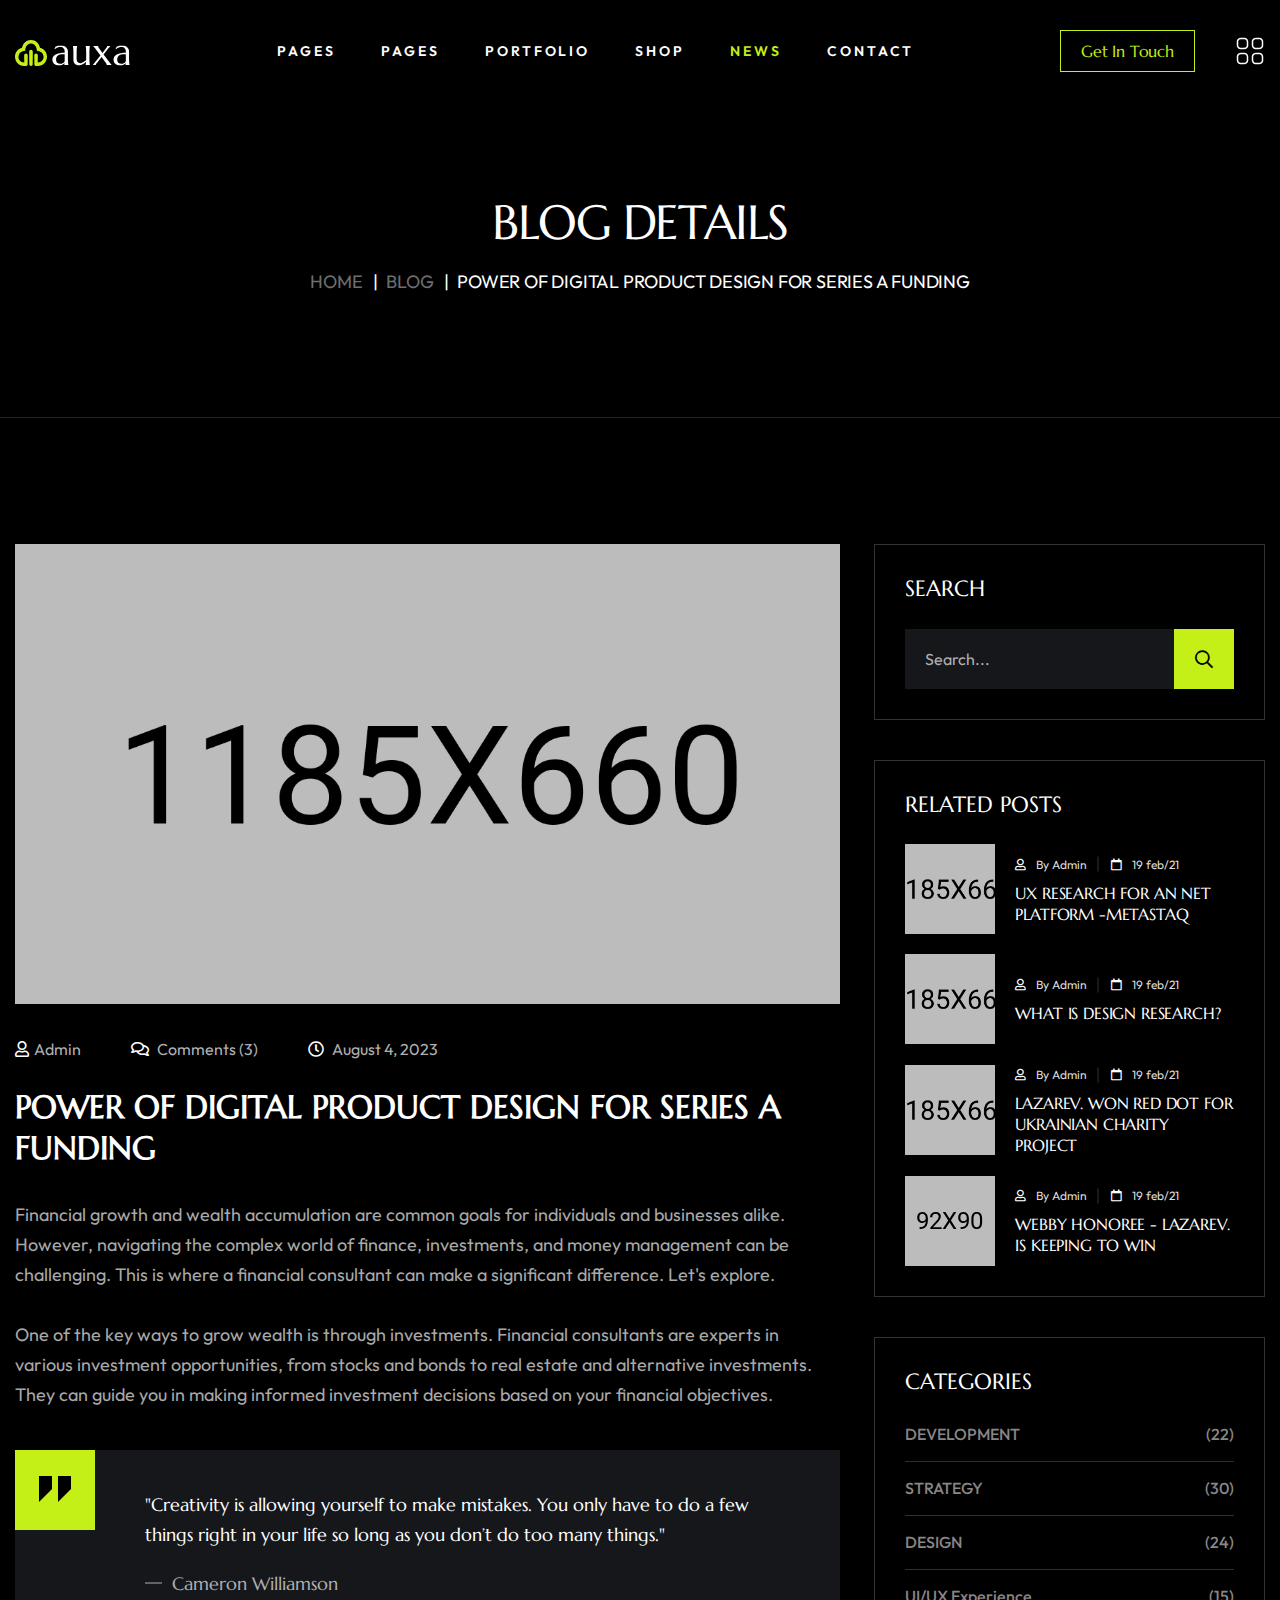
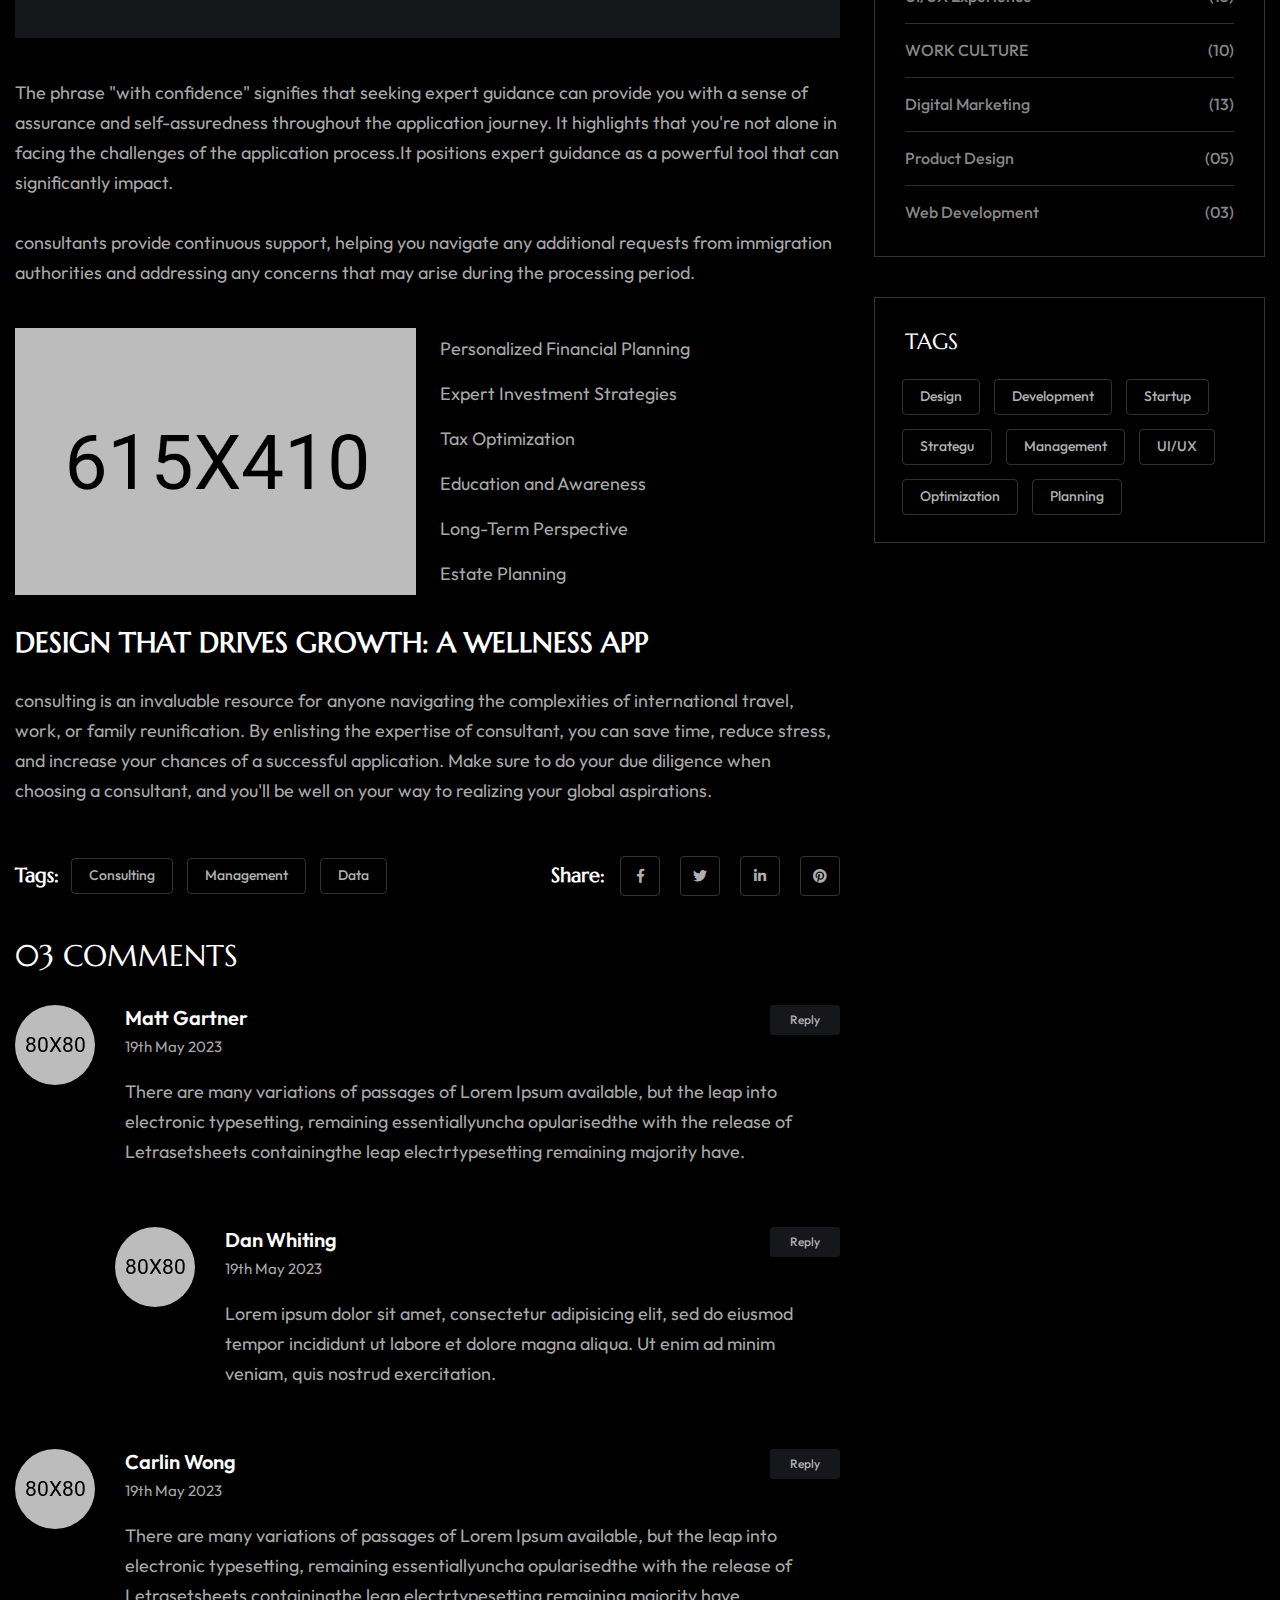
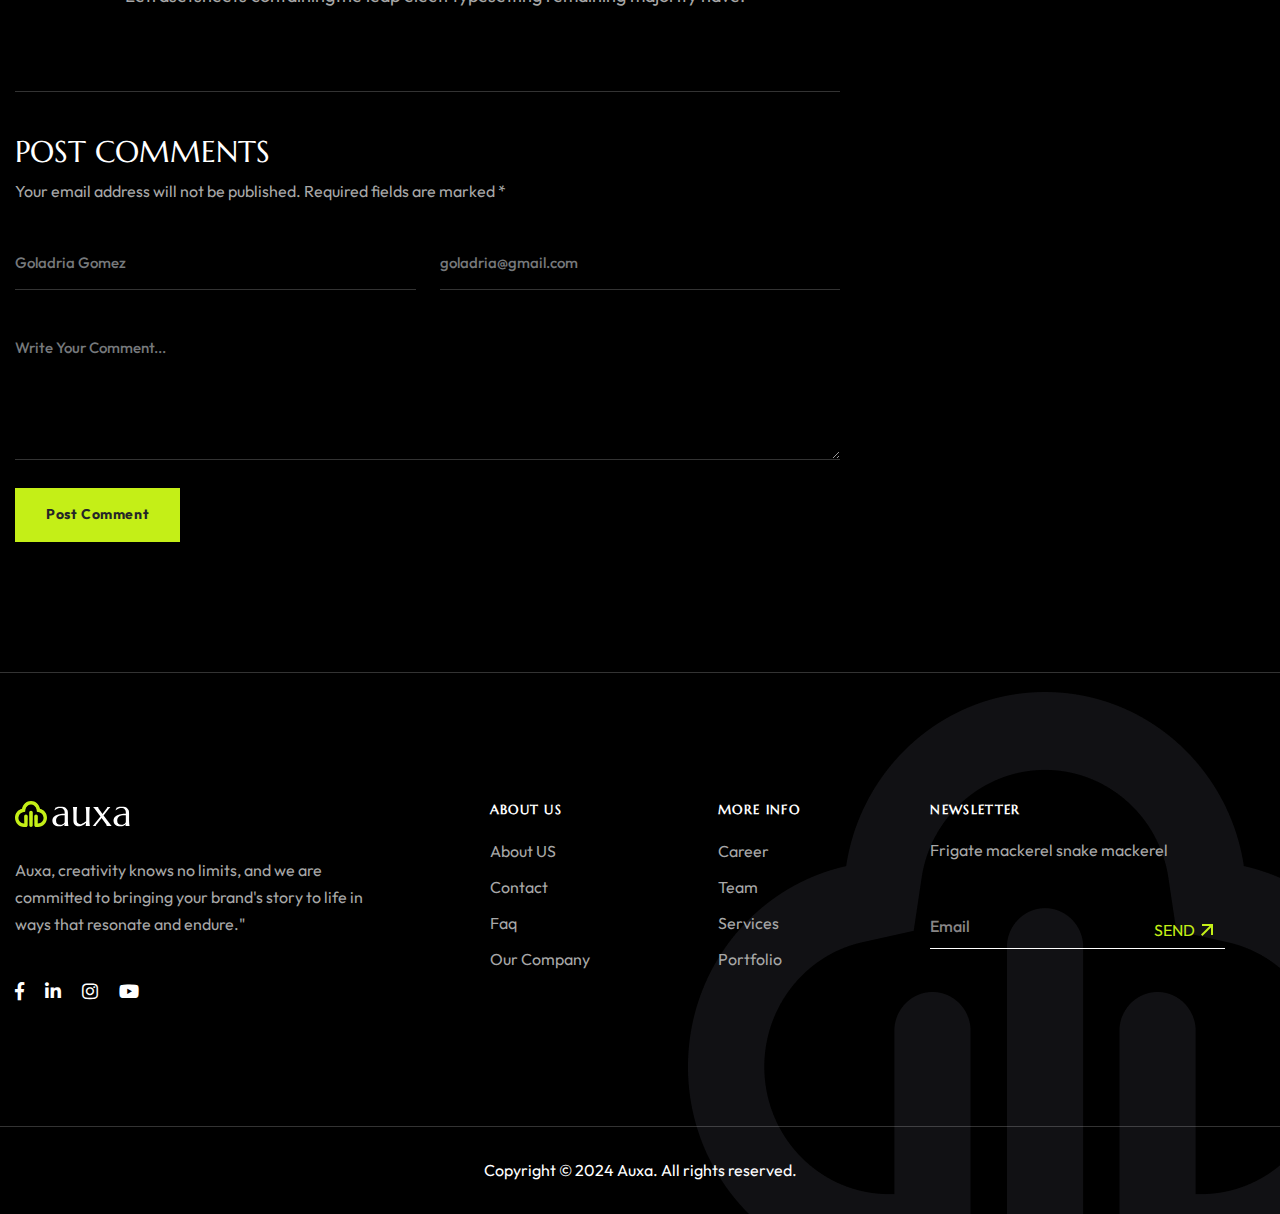
<file: blog-single.html>
<!doctype html>
<html lang="zxx">

<head>

    <!--========= Required meta tags =========-->
    <meta charset="utf-8">
    <meta http-equiv="x-ua-compatible" content="ie=edge">
    <meta name="description" content="">
    <meta name="viewport" content="width=device-width, initial-scale=1, shrink-to-fit=no">

    <title>Auxa - Digital Studio and Agency HTML Template</title>

    <link rel="shortcut icon" href="assets/img/favicon.png" type="images/x-icon"/>

    <!-- css include -->
    <link rel="stylesheet" href="assets/css/bootstrap.min.css">
    <link rel="stylesheet" href="assets/css/fontawesome.css">
    <link rel="stylesheet" href="assets/css/animate.css">
    <link rel="stylesheet" href="assets/css/swiper.min.css">
    <link rel="stylesheet" href="assets/css/odometer.css">
    <link rel="stylesheet" href="assets/css/imageRevealHover.css">
    <link rel="stylesheet" href="assets/css/jquery-ui.min.css">
    <link rel="stylesheet" href="assets/css/magnific-popup.css">
    <link rel="stylesheet" href="assets/css/main.css">
</head>

<body>

<!-- backtotop - start -->
<div class="xb-backtotop">
    <a href="#" class="scroll">
        <i class="far fa-arrow-up"></i>
    </a>
</div>
<!-- backtotop - end -->

<!-- preloader start -->
<div id="xb-loadding" class="xb-loader"><div class="loading-spin"></div></div>
<!-- preloader end -->

<div class="body_wrap">

    <!-- header start -->
    <header id="xb-header-area" class="header-area header-style-four is-sticky">
        <div class="xb-header">
            <div class="container mxw_1785">
                <div class="header__wrap ul_li_between">
                    <div class="header-logo">
                        <a href="index.html"><img src="assets/img/logo/logo.svg" alt=""></a>
                    </div>
                    <div class="main-menu__wrap ul_li navbar navbar-expand-lg">
                        <nav class="main-menu collapse navbar-collapse">
                            <ul>
                                <li class="menu-item-has-children">
                                    <a href="#!"><span>Pages</span></a>
                                    <ul class="submenu">
                                        <li><a href="index.html"><span>Digital Marketing</span></a></li>
                                        <li><a href="home-2.html"><span>Branding Studio</span></a></li>
                                        <li><a href="home-3.html"><span>Digital Studio</span></a></li>
                                    </ul>
                                </li>
                                <li class="menu-item-has-children">
                                    <a href="#!"><span>Pages</span></a>
                                    <ul class="submenu">
                                        <li><a href="about.html"><span>About</span></a></li>
                                        <li><a href="service.html"><span>Services</span></a></li>
                                        <li><a href="service-single.html"><span>Service Details</span></a></li>
                                        <li><a href="team.html"><span>Team</span></a></li>
                                        <li><a href="team-single.html"><span>Team Details</span></a></li>
                                        <li><a href="career.html"><span>Career</span></a></li>
                                        <li><a href="career-single.html"><span>Career Details</span></a></li>
                                        <li><a href="faq.html"><span>FAQ</span></a></li>
                                    </ul>
                                </li>
                                <li class="menu-item-has-children">
                                    <a href="#!"><span>Portfolio</span></a>
                                    <ul class="submenu">
                                        <li><a href="project.html"><span>Portfolio</span></a></li>
                                        <li><a href="project-single.html"><span>Portfolio Details</span></a></li>
                                    </ul>
                                </li>
                                <li class="menu-item-has-children">
                                    <a href="#!"><span>Shop</span></a>
                                    <ul class="submenu">
                                        <li><a href="shop.html"><span>Products</span></a></li>
                                        <li><a href="shop-single.html"><span>Single Product</span></a></li>
                                        <li><a href="cart.html"><span>Cart</span></a></li>
                                        <li><a href="checkout.html"><span>Checkout</span></a></li>
                                    </ul>
                                </li>
                                <li class="menu-item-has-children active">
                                    <a href="#!"><span>News</span></a>
                                    <ul class="submenu">
                                        <li><a href="blog.html"><span>News</span></a></li>
                                        <li class="active"><a href="blog-single.html"><span>News Details</span></a></li>
                                    </ul>
                                </li>
                                <li>
                                    <a href="contact.html"><span>Contact</span></a>
                                </li>
                            </ul>
                        </nav>
                        <div class="xb-header-wrap">
                            <div class="xb-header-menu">
                                <div class="xb-header-menu-scroll">
                                    <div class="xb-menu-close xb-hide-xl xb-close"></div>
                                    <div class="xb-logo-mobile xb-hide-xl">
                                        <a href="index.html" rel="home"><img src="assets/img/logo/logo.svg" alt=""></a></div>
                                    <div class="xb-header-mobile-search xb-hide-xl">
                                        <form role="search" action="#">
                                            <input type="text" placeholder="Search..." name="s" class="search-field">
                                        </form>
                                    </div>
                                    <nav class="xb-header-nav">
                                        <ul class="xb-menu-primary clearfix">
                                            <li class="menu-item menu-item-has-children">
                                                <a href="#"><span>Home</span></a>
                                                <ul class="sub-menu">
                                                    <li><a href="index.html"><span>Digital Marketing</span></a></li>
                                                    <li><a href="home-2.html"><span>Branding Studio</span></a></li>
                                                    <li><a href="home-3.html"><span>Digital Studio</span></a></li>
                                                </ul>
                                            </li>
                                            <li class="menu-item menu-item-has-children">
                                                <a href="#"><span>Pages</span></a>
                                                <ul class="sub-menu">
                                                    <li><a href="about.html"><span>About</span></a></li>
                                                    <li><a href="service.html"><span>Services</span></a></li>
                                                    <li><a href="service-single.html"><span>Service Details</span></a></li>
                                                    <li><a href="team.html"><span>Team</span></a></li>
                                                    <li><a href="team-single.html"><span>Team Details</span></a></li>
                                                    <li><a href="career.html"><span>Career</span></a></li>
                                                    <li><a href="career-single.html"><span>Career Details</span></a></li>
                                                    <li><a href="faq.html"><span>FAQ</span></a></li>
                                                </ul>
                                            </li>
                                            <li class="menu-item menu-item-has-children">
                                                <a href="portfolio.html"><span>Portfolio</span></a>
                                                <ul class="sub-menu">
                                                    <li><a href="project.html"><span>Portfolio</span></a></li>
                                                    <li><a href="project-single.html"><span>Portfolio Details</span></a></li>
                                                </ul>
                                            </li>
                                            <li class="menu-item menu-item-has-children">
                                                <a href="shop.html"><span>Shop</span></a>
                                                <ul class="sub-menu">
                                                    <li><a href="shop.html"><span>Products</span></a></li>
                                                    <li><a href="shop-single.html"><span>Single Product</span></a></li>
                                                    <li><a href="cart.html"><span>Cart</span></a></li>
                                                    <li><a href="checkout.html"><span>Checkout</span></a></li>
                                                </ul>
                                            </li>
                                            <li class="menu-item menu-item-has-children">
                                                <a href="blog.html"><span>News</span></a>
                                                <ul class="sub-menu">
                                                    <li><a href="blog.html"><span>News</span></a></li>
                                                    <li><a href="blog-single.html"><span>News Details</span></a></li>
                                                </ul>
                                            </li>
                                            <li class="menu-item"><a href="contact.html"><span>Contact</span></a></li>
                                        </ul>
                                    </nav>
                                </div>
                            </div>
                            <div class="xb-header-menu-backdrop"></div>
                        </div>
                    </div>
                    <div class="ul_li">
                        <div class="xb-header_btn d-none d-lg-block">
                            <a href="contact.html">Get In Touch</a>
                        </div>
                        <div class="side-menu-4 d-none d-lg-block">
                            <a href="javascript:void(0);" class="burger-menu">
                                <img src="assets/img/digital-marketing/icon/menu01.png" alt="">
                            </a>
                        </div>
                    </div>
                    <div class="header-bar-mobile side-menu d-lg-none">
                        <a class="xb-nav-mobile" href="javascript:void(0);"><img src="assets/img/digital-marketing/icon/menu01.png" alt=""></a>
                    </div>
                </div>
            </div>
        </div>
    </header>
    <!-- header end -->

    <!-- overlay menu start -->
    <div class="overlay-menu">
        <div class="close">
            <div class="xb-close"></div>
        </div>
        <div class="row overlay-wrap">
            <div class="col-xl-8 col-md-7 left-area">
                <nav>
                    <ul>
                        <li class="menu-item-has-children">
                            <a href="#">Home</a>
                            <ul class="sub">
                                <li><a href="index.html"><span>Digital Marketing</span></a></li>
                                <li><a href="home-2.html"><span>Digital Studio</span></a></li>
                                <li><a href="home-3.html"><span>Branding</span></a></li>
                            </ul>
                        </li>
                        <li class="menu-item-has-children">
                            <a href="#">Pages</a>
                            <ul class="sub">
                                <li><a href="about.html"><span>About</span></a></li>
                                <li><a href="service.html"><span>Services</span></a></li>
                                <li><a href="service-single.html"><span>Service Details</span></a></li>
                                <li><a href="team.html"><span>Team</span></a></li>
                                <li><a href="team-single.html"><span>Team Details</span></a></li>
                                <li><a href="career.html"><span>Career</span></a></li>
                                <li><a href="career-single.html"><span>Career Details</span></a></li>
                                <li><a href="faq.html"><span>FAQ</span></a></li>
                            </ul>
                        </li>
                        <li class="menu-item-has-children">
                            <a href="#">Portfolio</a>
                            <ul class="sub">
                                <li><a href="project.html"><span>Portfolio</span></a></li>
                                <li><a href="project-single.html"><span>Portfolio Details</span></a></li>
                            </ul>
                        </li>
                        <li class="menu-item-has-children"><a href="#">Shop</a>
                            <ul class="sub">
                                <li><a href="shop.html"><span>Products</span></a></li>
                                <li><a href="shop-single.html"><span>Single Product</span></a></li>
                                <li><a href="cart.html"><span>Cart</span></a></li>
                                <li><a href="checkout.html"><span>Checkout</span></a></li>
                            </ul>
                        </li>
                        <li class="menu-item-has-children"><a href="#">News</a>
                            <ul class="sub">
                                <li><a href="blog.html"><span>News</span></a></li>
                                <li class="current-menu-item"><a href="blog-single.html"><span>News Details</span></a></li>
                            </ul>
                        </li>
                        <li><a href="contact.html">Contact</a></li>
                    </ul> 
                </nav> 
            </div>
            <div class="col-xl-4 col-md-5 right-area">
                <ul>
                    <li><span class="title">Brief us</span></li>
                    <li><a href="mailto:hello@auxa.com" target="_blank">hello@auxa.com</a></li>
                    <li><a href="tel:53325356623" target="_blank">Tel. +53 325 356 623</a></li>
                </ul>
                <ul>
                    <li><span class="title">Our Office</span></li>
                    <li><p>72 Oceanview Drive Los Angeles, <br> CA 90045 USA</p></li>
                </ul>
                <ul>
                    <li><span class="title">Follow us</span></li>
                    <li>
                        <ul class="social-links">
                            <li><a href="#" target="_blank">Behance</a></li>
                            <li><a href="#" target="_blank">Dribbble</a></li>
                            <li><a href="#" target="_blank">Instagram</a></li>
                        </ul>
                    </li>
                </ul>
            </div>
        </div>
    </div>
    <!-- overlay menu end -->

    <!-- main area start  -->
    <main>
        <!-- breadcrumb start  -->
        <section class="breadcrumb pt-90 pb-120">
            <div class="container">
                <div class="breadcrumb__content text-center">
                    <h2 class="breadcrumb__title">Blog Details</h2>
                    <ul class="breadcrumb__list">
                        <li class="breadcrumb-item"><a href="index.html">Home</a></li>
                        <li class="breadcrumb-item"><a href="index.html">Blog</a></li>
                        <li class="breadcrumb-item">Power of Digital Product Design for Series A Funding</li>
                    </ul>
                </div>
            </div>
        </section>
        <!-- breadcrumb end  -->

        <!-- blog start -->
        <section class="blog pt-110 pb-130">
            <div class="container">
                <div class="row mt-none-30">
                    <div class="col-lg-8 mt-30">
                        <div class="blog-post-wrapper">
                            <article class="post-details">
                                <div class="post-thumb">
                                    <img src="assets/img/blog/post_02.jpg" alt="">
                                </div>
                                <ul class="post-meta ul_li">
                                    <li><span><i class="far fa-user"></i><span class="author vcard">Admin</span></span></li>
                                    <li><a href="#!"><i class="far fa-comments"></i> Comments (3)</a></li>
                                    <li><span class="posted-on"><i class="far fa-clock"></i> <a href="#!">August 4, 2023</a></span></li>
                                </ul>
                                <h2>Power of Digital Product Design for Series A Funding</h2>
                                <p>Financial growth and wealth accumulation are common goals for individuals and businesses alike. However, navigating the complex world of finance, investments, and money management can be challenging. This is where a financial consultant can make a significant difference. Let's explore. </p>
                                <p>One of the key ways to grow wealth is through investments. Financial consultants are experts in various investment opportunities, from stocks and bonds to real estate and alternative investments. They can guide you in making informed investment decisions based on your financial objectives.</p>
                                <blockquote>
                                    <p>"Creativity is allowing yourself to make mistakes. You only have to do a few things right in your life so long as you don’t do too many things."</p>
                                    <span>Cameron Williamson</span>
                                    <div class="quote"><img src="assets/img/icon/b-quote.png" alt=""></div>
                                </blockquote>
                                <p>The phrase "with confidence" signifies that seeking expert guidance can provide you with a sense of assurance and self-assuredness throughout the application journey. It highlights that you're not alone in facing the challenges of the application process.It positions expert guidance as a powerful tool that can significantly impact.</p>
                                <p>consultants provide continuous support, helping you navigate any additional requests from immigration authorities and addressing any concerns that may arise during the processing period.</p>
                                <div class="row align-items-center mt-none-20 mb-30">
                                    <div class="col-lg-6 col-md-6 mt-30">
                                        <img src="assets/img/blog/post_05.jpg" alt="">
                                    </div>
                                    <div class="col-lg-6 col-md-6 mt-30">
                                        <ul class="post-info-list list-unstyled">
                                            <li>Personalized Financial Planning</li>
                                            <li>Expert Investment Strategies</li>
                                            <li>Tax Optimization</li>
                                            <li>Education and Awareness</li>
                                            <li>Long-Term Perspective</li>
                                            <li>Estate Planning</li>
                                        </ul>
                                    </div>
                                </div>
                                <h3>Design that drives growth: a wellness
                                    app</h3>
                                <p>consulting is an invaluable resource for anyone navigating the complexities of international travel, work, or family reunification. By enlisting the expertise of consultant, you can save time, reduce stress, and increase your chances of a successful application. Make sure to do your due diligence when choosing a consultant, and you'll be well on your way to realizing your global aspirations.</p>
                            </article>
                            <div class="post-footer mt-10 mb-40 ul_li_between">
                                <div class="post-tags ul_li mt-20">
                                    <h5 class="tag-title">Tags:</h5>
                                    <span class="tags-links">
                                        <a href="#!" rel="tag">Consulting</a>
                                        <a href="#!" rel="tag">Management</a>
                                        <a href="#!" rel="tag">Data</a>
                                    </span>
                                </div>
                                <div class="social-share ul_li mt-20">
                                    <h5 class="title">Share:</h5>
                                        <ul class="post-share ul_li">
                                            <li>
                                                <a href="#">
                                                    <i class="fab fa-facebook-f"></i>
                                                </a>
                                            </li>
        
                                            <li>
                                                <a href="#!">
                                                    <i class="fab fa-twitter"></i>
                                                </a>
                                            </li>
        
                                            <li>
                                                <a href="#!">
                                                    <i class="fab fa-linkedin-in"></i>
                                                </a>
                                            </li>
        
                                            <li>
                                                <a href="#!">
                                                    <i class="fab fa-pinterest"></i>
                                                </a>
                                            </li>
                                        </ul>
                                </div>
                            </div>
                            <div class="row">
                                <div class="col-xl-12">
                                    <div class="post-comments">
                                        <h2 class="title mb-25">03 Comments</h2>
                                        <div class="latest__comments">
                                            <ul class="list-unstyled mb-0">
                                                <li>
                                                    <div class="comments-box">
                                                        <div class="comments-avatar">
                                                            <img src="assets/img/avatar/comment1.png" alt="">
                                                        </div>
                                                        <div class="comments-text">
                                                            <div class="avatar-name">
                                                                <h5>Matt Gartner</h5>
                                                                <span>19th May 2023</span>
                                                                <a class="reply" href="#0">Reply</a>
                                                            </div>
                                                            <p>There are many variations of passages of Lorem Ipsum available, but the leap into electronic typesetting, remaining
                                                                essentiallyuncha opularisedthe with the release of Letrasetsheets containingthe leap electrtypesetting remaining
                                                                majority have.</p>
                                                        </div>
                                                    </div>
                                                </li>
                                                <li class="children">
                                                    <div class="comments-box">
                                                        <div class="comments-avatar">
                                                            <img src="assets/img/avatar/comment2.png" alt="">
                                                        </div>
                                                        <div class="comments-text">
                                                            <div class="avatar-name">
                                                                <h5>Dan Whiting</h5>
                                                                <span>19th May 2023</span>
                                                                <a class="reply" href="#0">Reply</a>
                                                            </div>
                                                            <p>Lorem ipsum dolor sit amet, consectetur adipisicing elit, sed do eiusmod
                                                                tempor incididunt
                                                                ut labore et dolore magna aliqua. Ut enim ad minim veniam, quis nostrud
                                                                exercitation.</p>
                                                        </div>
                                                    </div>
                                                </li>
                                                <li>
                                                    <div class="comments-box">
                                                        <div class="comments-avatar">
                                                            <img src="assets/img/avatar/comment1.png" alt="">
                                                        </div>
                                                        <div class="comments-text">
                                                            <div class="avatar-name">
                                                                <h5>Carlin Wong</h5>
                                                                <span>19th May 2023</span>
                                                                <a class="reply" href="#0">Reply</a>
                                                            </div>
                                                            <p>There are many variations of passages of Lorem Ipsum available, but the leap into electronic typesetting, remaining
                                                                essentiallyuncha opularisedthe with the release of Letrasetsheets containingthe leap electrtypesetting remaining
                                                                majority have.</p>
                                                        </div>
                                                    </div>
                                                </li>
                                            </ul>
                                        </div>
                                    </div>
                                    <div class="comments-form">
                                        <div class="comment-heading">
                                            <h2 class="title">Post Comments</h2>
                                            <p>Your email address will not be published. Required fields are marked * </p>
                                        </div>
                                        <form class="xb-item--form contact-from" action="#!">
                                            <div class="row">
                                                <div class="col-lg-6">
                                                    <div class="xb-item--field">
                                                        <input type="text" placeholder="Goladria Gomez">
                                                    </div>
                                                </div>
                                                <div class="col-lg-6">
                                                    <div class="xb-item--field">
                                                        <input type="text" placeholder="goladria@gmail.com">
                                                    </div>
                                                </div>
                                                <div class="col-12">
                                                    <div class="xb-item--field">
                                                        <textarea name="message" id="message" cols="30" rows="10"
                                                                    placeholder="Write Your Comment..."></textarea>
                                                    </div>
                                                </div>
                                                <div class="col-12">
                                                    <button class="xb-btn" type="submit">Post Comment</button>
                                                </div>
                                            </div>
                                        </form>
                                    </div>
                                </div>
                            </div>
                        </div>
                    </div>
                    <div class="col-lg-4 mt-30">
                        <div class="blog-sidebar sidebar-area mt-none-40">
                            <div class="widget mt-40">
                                <h2 class="widget__title">Search</h2>
                                <form class="widget__search" action="#">
                                    <input type="text" placeholder="Search...">
                                    <button><i class="far fa-search"></i></button>
                                </form>
                            </div>
                            <div class="widget mt-40">
                                <h2 class="widget__title">Related Posts</h2>
                                <div class="widget__post">
                                    <div class="widget__post-item ul_li">
                                        <div class="post-thumb">
                                            <a href="blog-single.html"><img src="assets/img/blog/post_03.jpg" alt=""></a>
                                        </div>
                                        <div class="post-content">
                                            <div class="post-meta">
                                                <a href="#!"><i class="invite-text-gr-color far fa-user"></i>By Admin</a>
                                                <a href="#!"><i class="invite-text-gr-color far fa-calendar"></i>19 feb/21</a>
                                            </div>
                                            <h4 class="post-title border-effect-2"><a href="blog-single.html">UX RESEARCH FOR AN NET
                                                PLATFORM -METASTAQ</a></h4>
                                        </div>
                                    </div>
                                    <div class="widget__post-item ul_li">
                                        <div class="post-thumb">
                                            <a href="blog-single.html"><img src="assets/img/blog/post_01.jpg" alt=""></a>
                                        </div>
                                        <div class="post-content">
                                            <div class="post-meta">
                                                <a href="#!"><i class="invite-text-gr-color far fa-user"></i>By Admin</a>
                                                <a href="#!"><i class="invite-text-gr-color far fa-calendar"></i>19 feb/21</a>
                                            </div>
                                            <h4 class="post-title border-effect-2"><a href="blog-single.html">WHAT IS DESIGN
                                                RESEARCH?</a></h4>
                                        </div>
                                    </div>
                                    <div class="widget__post-item ul_li">
                                        <div class="post-thumb">
                                            <a href="blog-single.html"><img src="assets/img/blog/post_02.jpg" alt=""></a>
                                        </div>
                                        <div class="post-content">
                                            <div class="post-meta">
                                                <a href="#!"><i class="invite-text-gr-color far fa-user"></i>By Admin</a>
                                                <a href="#!"><i class="invite-text-gr-color far fa-calendar"></i>19 feb/21</a>
                                            </div>
                                            <h4 class="post-title border-effect-2"><a href="blog-single.html">LAZAREV. WON RED DOT
                                                FOR 
                                                UKRAINIAN CHARITY
                                                PROJECT</a></h4>
                                        </div>
                                    </div>
                                    <div class="widget__post-item ul_li">
                                        <div class="post-thumb">
                                            <a href="blog-single.html"><img src="assets/img/blog/post_04.jpg" alt=""></a>
                                        </div>
                                        <div class="post-content">
                                            <div class="post-meta">
                                                <a href="#!"><i class="invite-text-gr-color far fa-user"></i>By Admin</a>
                                                <a href="#!"><i class="invite-text-gr-color far fa-calendar"></i>19 feb/21</a>
                                            </div>
                                            <h4 class="post-title border-effect-2"><a href="blog-single.html">WEBBY HONOREE -
                                                LAZAREV. 
                                                IS KEEPING TO
                                                WIN</a></h4>
                                        </div>
                                    </div>
                                </div>
                            </div>
                            <div class="widget mt-40">
                                <h2 class="widget__title">
                                    <span>Categories</span>
                                </h2>
                                <ul class="widget__category list-unstyled">
                                    <li><a href="#!">DEVELOPMENT <span>(22)</span></a></li>
                                    <li><a href="#!">STRATEGY <span>(30)</span></a></li>
                                    <li><a href="#!">DESIGN <span>(24)</span></a></li>
                                    <li><a href="#!">UI/UX Experience <span>(15)</span></a></li>
                                    <li><a href="#!">WORK CULTURE <span>(10)</span></a></li>
                                    <li><a href="#!">Digital Marketing <span>(13)</span></a></li>
                                    <li><a href="#!">Product Design <span>(05)</span></a></li>
                                    <li><a href="#!">Web Development <span>(03)</span></a></li>
                               </ul>
                            </div>
                            
                            <div class="widget mt-40">
                                <h2 class="widget__title">
                                    <span>Tags</span>
                                </h2>
                                <div class="tagcloud">
                                    <a href="#!">Design</a>
                                    <a href="#!">Development</a>
                                    <a href="#!">Startup</a>
                                    <a href="#!">Strategu</a>
                                    <a href="#!">Management</a>
                                    <a href="#!">UI/UX</a>
                                    <a href="#!">Optimization</a>
                                    <a href="#!">Planning</a>
                                </div>
                            </div>
                        </div>
                    </div>
                </div>
            </div>
        </section>
        <!-- blog end -->

    </main>
    <!-- main area end  -->

    <!-- footer start -->
    <footer class="dm-footer pos-rel">
        <div class="dm-footer-line pt-125 pb-120">
            <div class="container">
                <div class="row mt-none-40">
                    <div class="col-lg-4 col-md-6 footer-col mt-40">
                        <div class="footer-widget">
                            <div class="footer-logo mb-30">
                                <a href="index.html"><img src="assets/img/logo/logo.svg" alt=""></a>
                            </div>
                            <p>Auxa, creativity knows no limits, and we are <br> committed to bringing your brand's story to life in <br> ways that resonate and endure."</p>
                            <ul class="social-list ul_li mt-40">
                                <li><a href="#!"><i class="fab fa-facebook-f"></i></a></li>
                                <li><a href="#!"><i class="fab fa-linkedin-in"></i></a></li>
                                <li><a href="#!"><i class="fab fa-instagram"></i></a></li>
                                <li><a href="#!"><i class="fab fa-youtube"></i></a></li>
                            </ul>
                        </div>
                    </div>
                    <div class="col-lg-3 col-md-6 footer-col mt-40">
                        <div class="footer-widget">
                            <h3 class="widget-title">About US</h3>
                            <ul class="footer-links">
                                <li><a href="#!">About US</a></li>
                                <li><a href="#!">Contact</a></li>
                                <li><a href="#!">Faq</a></li>
                                <li><a href="#!">Our Company</a></li>
                            </ul>
                        </div>
                    </div>
                    <div class="col-lg-2 col-md-6 footer-col mt-40">
                        <div class="footer-widget">
                            <h3 class="widget-title">MORE INFO</h3>
                            <ul class="footer-links">
                                <li><a href="#!">Career</a></li>
                                <li><a href="#!">Team</a></li>
                                <li><a href="#!">Services</a></li>
                                <li><a href="#!">Portfolio</a></li>
                            </ul>
                        </div>
                    </div>
                    <div class="col-lg-3 col-md-6 footer-col mt-40">
                        <div class="footer-widget">
                            <h3 class="widget-title">Newsletter</h3>
                            <p>Frigate mackerel snake mackerel</p>
                            <form class="footer-newsletter mt-40" action="#">
                                <input type="text" placeholder="Email">
                                <button>Send <img src="assets/img/icon/arrow-right3.svg" alt=""></button>
                            </form>
                        </div>
                    </div>
                </div>
            </div>
        </div>
        <div class="container">
            <div class="footer-copyright text-center">
                Copyright © 2024 Auxa. All rights reserved.
            </div>
        </div>
        <div class="dm-footer-bg_icon">
            <img src="assets/img/digital-marketing/icon/dm-footer.png" alt="">
        </div>
    </footer>
    <!-- footer start -->

</div>

<!-- jquery include -->
<script src="assets/js/jquery-3.7.1.min.js"></script>
<script src="assets/js/bootstrap.bundle.min.js"></script>
<script src="assets/js/swiper.min.js"></script>
<script src="assets/js/wow.min.js"></script>
<script src="assets/js/gsap.min.js"></script>
<script src="assets/js/ScrollSmoother.min.js"></script>
<script src="assets/js/ScrollTrigger.min.js"></script>
<script src="assets/js/SplitText.min.js"></script>
<script src="assets/js/appear.js"></script>
<script src="assets/js/odometer.min.js"></script>
<script src="assets/js/imagesloaded.pkgd.min.js"></script>
<script src="assets/js/jquery.marquee.min.js"></script>
<script src="assets/js/isotope.pkgd.min.js"></script>
<script src="assets/js/jquery.magnific-popup.min.js"></script>
<script src="assets/js/touchspin.js"></script>
<script src="assets/js/jquery-ui.min.js"></script>
<script src="assets/js/imageRevealHover.js"></script>
<script src="assets/js/TweenMax.min.js"></script>
<script src="assets/js/easing.min.js"></script>
<script src="assets/js/scrollspy.js"></script>
<script src="assets/js/ukiyo.min.js"></script>
<script src="assets/js/lenis.js"></script>
<script src="assets/js/matter.js"></script>
<script src="assets/js/throwable.js"></script>
<script src="assets/js/main.js"></script>


</body>

</html>
</file>
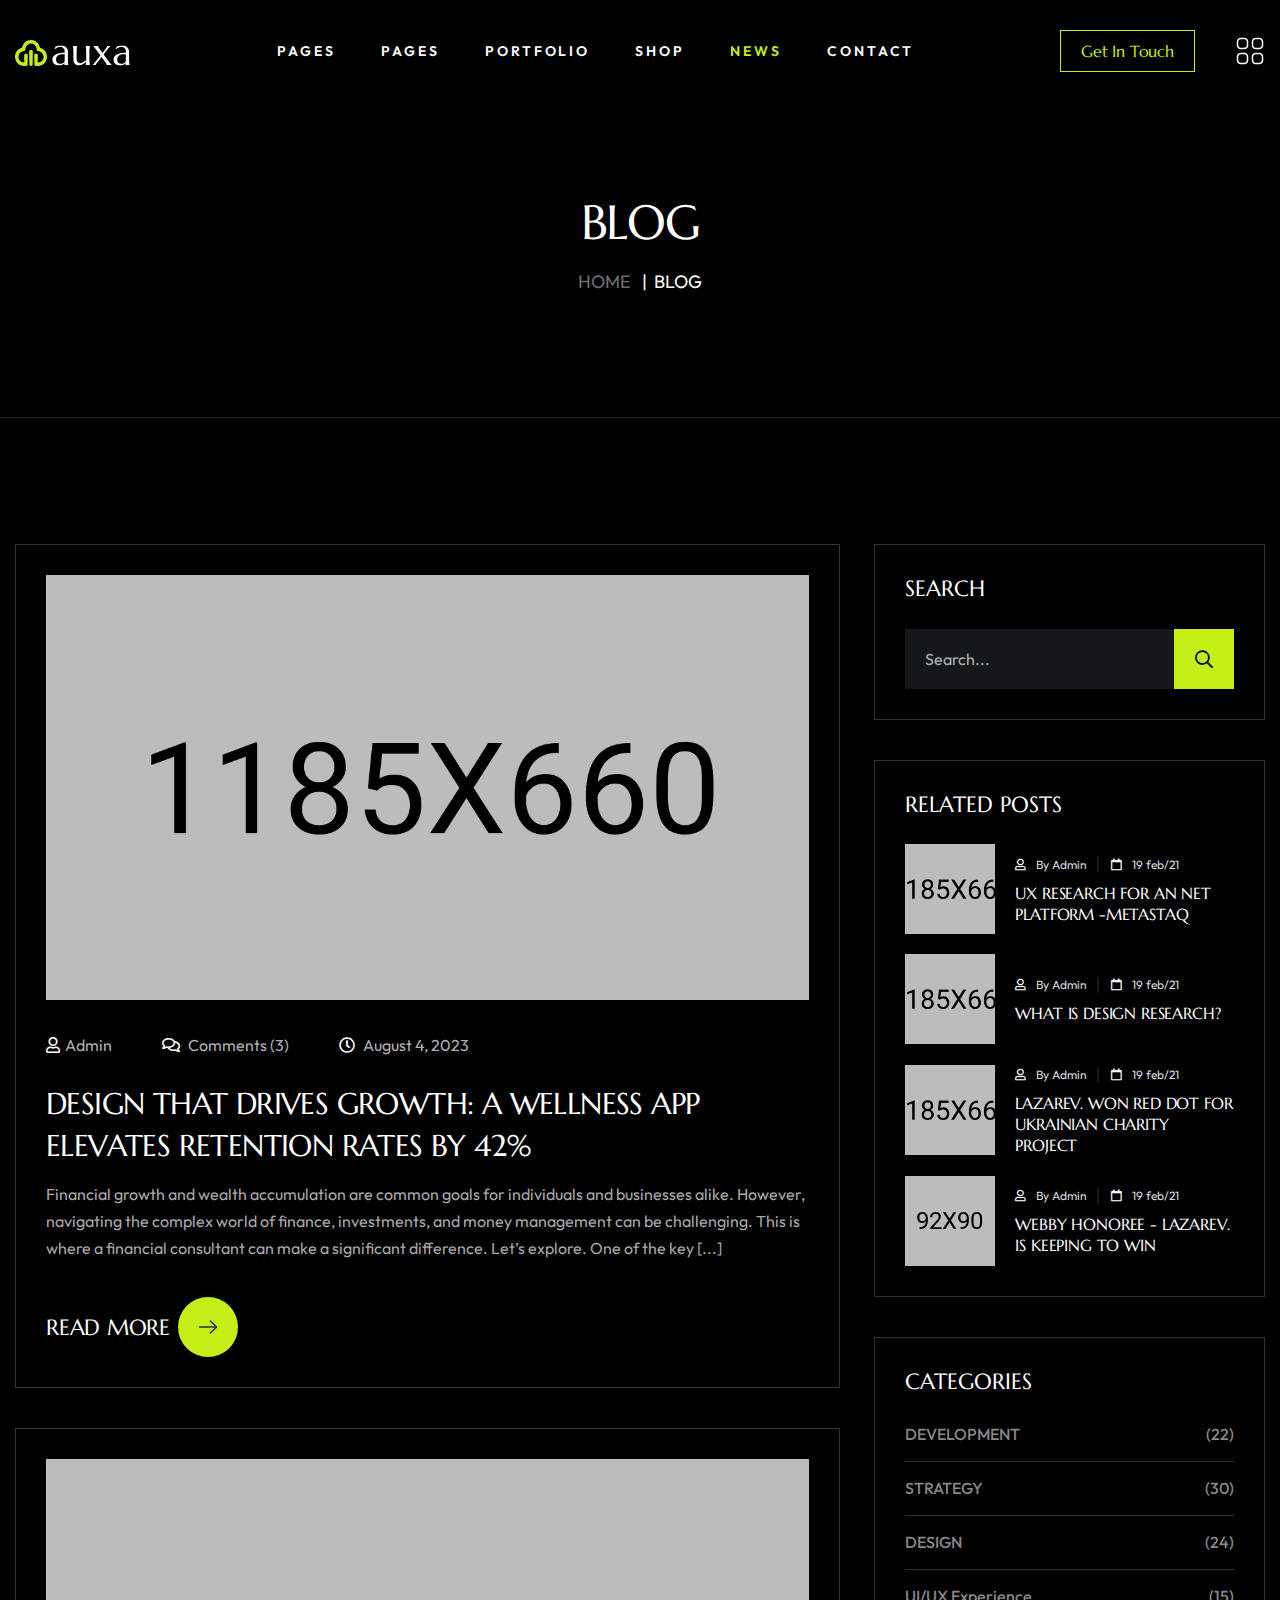
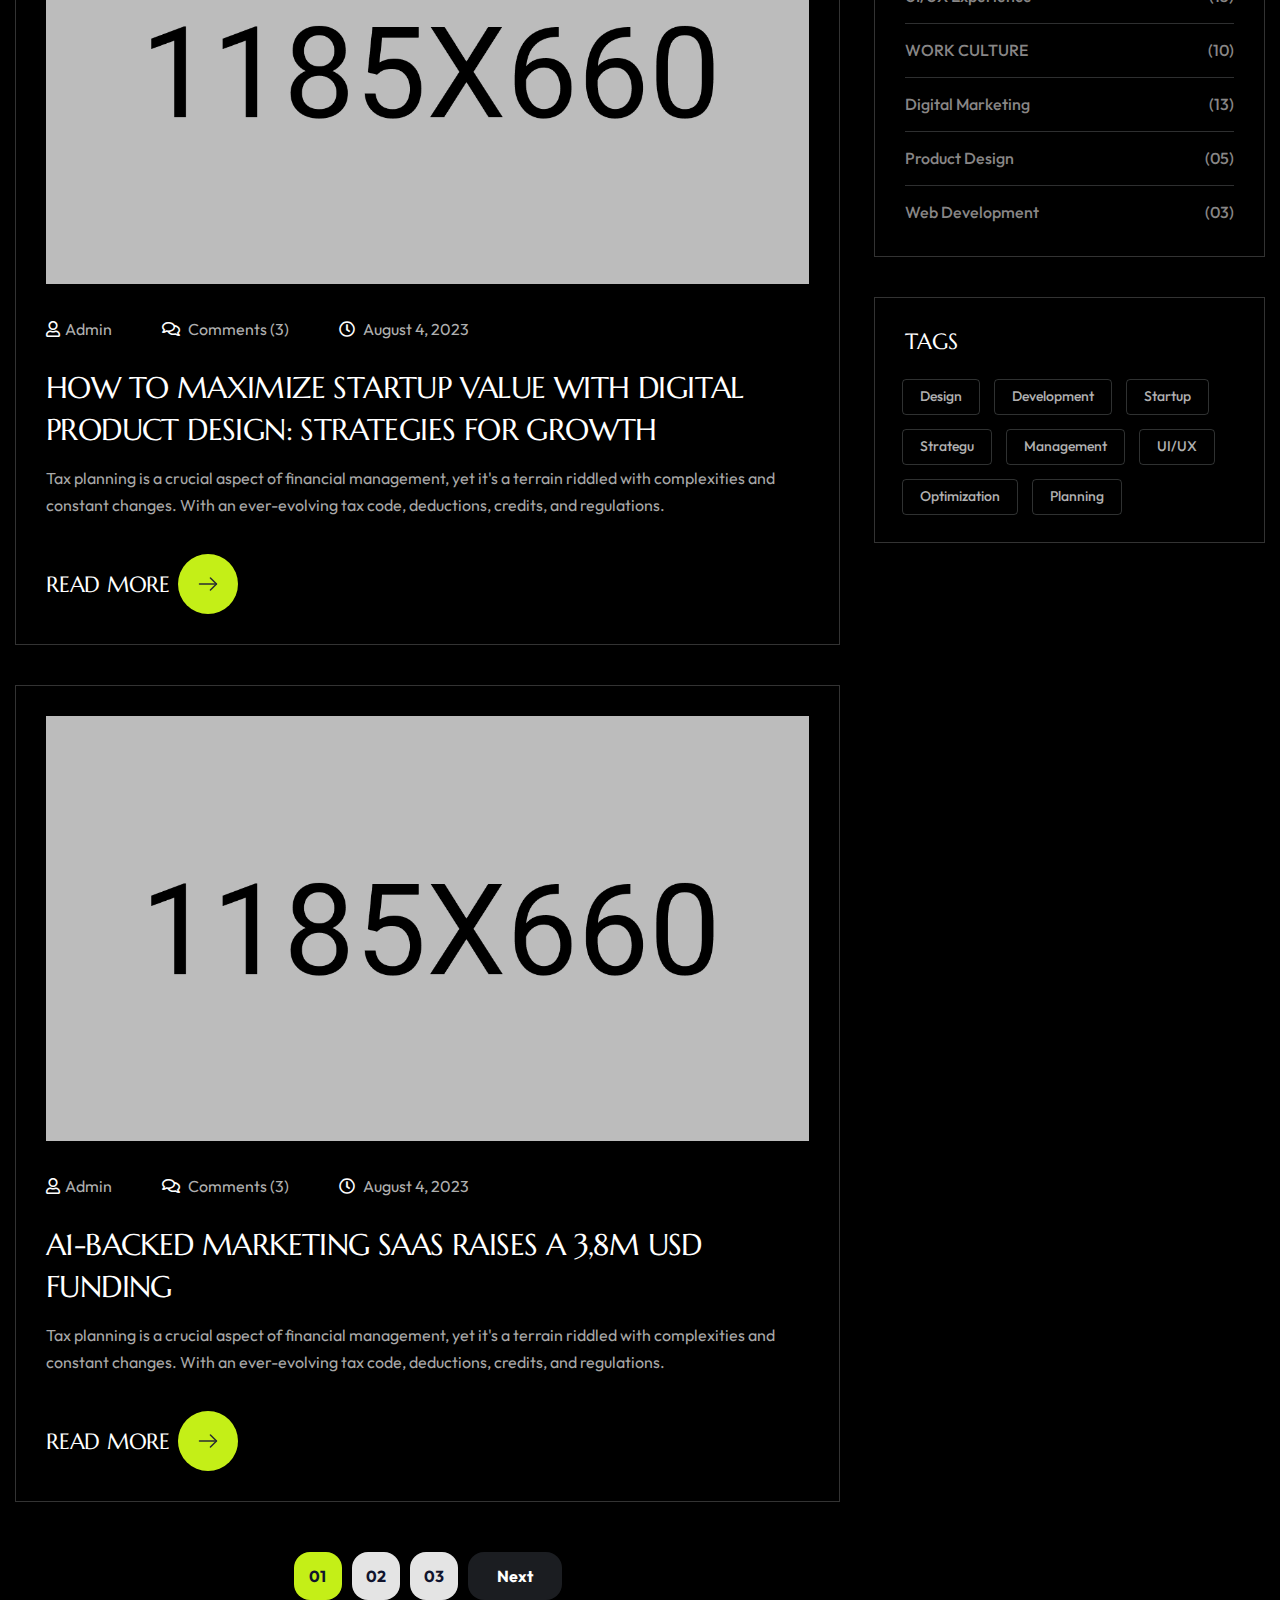
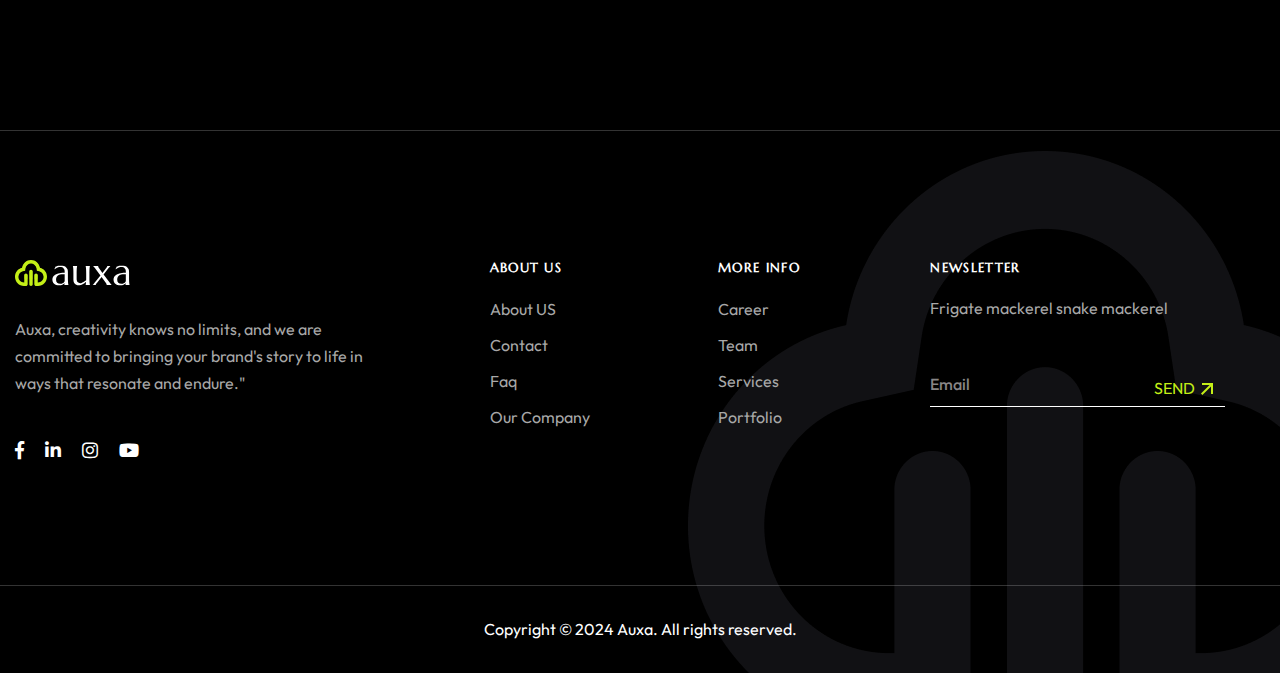
<file: blog.html>
<!doctype html>
<html lang="zxx">

<head>

    <!--========= Required meta tags =========-->
    <meta charset="utf-8">
    <meta http-equiv="x-ua-compatible" content="ie=edge">
    <meta name="description" content="">
    <meta name="viewport" content="width=device-width, initial-scale=1, shrink-to-fit=no">

    <title>Auxa - Digital Studio and Agency HTML Template</title>

    <link rel="shortcut icon" href="assets/img/favicon.png" type="images/x-icon"/>

    <!-- css include -->
    <link rel="stylesheet" href="assets/css/bootstrap.min.css">
    <link rel="stylesheet" href="assets/css/fontawesome.css">
    <link rel="stylesheet" href="assets/css/animate.css">
    <link rel="stylesheet" href="assets/css/swiper.min.css">
    <link rel="stylesheet" href="assets/css/odometer.css">
    <link rel="stylesheet" href="assets/css/imageRevealHover.css">
    <link rel="stylesheet" href="assets/css/jquery-ui.min.css">
    <link rel="stylesheet" href="assets/css/magnific-popup.css">
    <link rel="stylesheet" href="assets/css/main.css">
</head>

<body>

<!-- backtotop - start -->
<div class="xb-backtotop">
    <a href="#" class="scroll">
        <i class="far fa-arrow-up"></i>
    </a>
</div>
<!-- backtotop - end -->

<!-- preloader start -->
<div id="xb-loadding" class="xb-loader"><div class="loading-spin"></div></div>
<!-- preloader end -->

<div class="body_wrap">

    <!-- header start -->
    <header id="xb-header-area" class="header-area header-style-four is-sticky">
        <div class="xb-header">
            <div class="container mxw_1785">
                <div class="header__wrap ul_li_between">
                    <div class="header-logo">
                        <a href="index.html"><img src="assets/img/logo/logo.svg" alt=""></a>
                    </div>
                    <div class="main-menu__wrap ul_li navbar navbar-expand-lg">
                        <nav class="main-menu collapse navbar-collapse">
                            <ul>
                                <li class="menu-item-has-children">
                                    <a href="#!"><span>Pages</span></a>
                                    <ul class="submenu">
                                        <li><a href="index.html"><span>Digital Marketing</span></a></li>
                                        <li><a href="home-2.html"><span>Branding Studio</span></a></li>
                                        <li><a href="home-3.html"><span>Digital Studio</span></a></li>
                                    </ul>
                                </li>
                                <li class="menu-item-has-children">
                                    <a href="#!"><span>Pages</span></a>
                                    <ul class="submenu">
                                        <li><a href="about.html"><span>About</span></a></li>
                                        <li><a href="service.html"><span>Services</span></a></li>
                                        <li><a href="service-single.html"><span>Service Details</span></a></li>
                                        <li><a href="team.html"><span>Team</span></a></li>
                                        <li><a href="team-single.html"><span>Team Details</span></a></li>
                                        <li><a href="career.html"><span>Career</span></a></li>
                                        <li><a href="career-single.html"><span>Career Details</span></a></li>
                                        <li><a href="faq.html"><span>FAQ</span></a></li>
                                    </ul>
                                </li>
                                <li class="menu-item-has-children">
                                    <a href="#!"><span>Portfolio</span></a>
                                    <ul class="submenu">
                                        <li><a href="project.html"><span>Portfolio</span></a></li>
                                        <li><a href="project-single.html"><span>Portfolio Details</span></a></li>
                                    </ul>
                                </li>
                                <li class="menu-item-has-children">
                                    <a href="#!"><span>Shop</span></a>
                                    <ul class="submenu">
                                        <li><a href="shop.html"><span>Products</span></a></li>
                                        <li><a href="shop-single.html"><span>Single Product</span></a></li>
                                        <li><a href="cart.html"><span>Cart</span></a></li>
                                        <li><a href="checkout.html"><span>Checkout</span></a></li>
                                    </ul>
                                </li>
                                <li class="menu-item-has-children active">
                                    <a href="#!"><span>News</span></a>
                                    <ul class="submenu">
                                        <li class="active"><a href="blog.html"><span>News</span></a></li>
                                        <li><a href="blog-single.html"><span>News Details</span></a></li>
                                    </ul>
                                </li>
                                <li>
                                    <a href="contact.html"><span>Contact</span></a>
                                </li>
                            </ul>
                        </nav>
                        <div class="xb-header-wrap">
                            <div class="xb-header-menu">
                                <div class="xb-header-menu-scroll">
                                    <div class="xb-menu-close xb-hide-xl xb-close"></div>
                                    <div class="xb-logo-mobile xb-hide-xl">
                                        <a href="index.html" rel="home"><img src="assets/img/logo/logo.svg" alt=""></a></div>
                                    <div class="xb-header-mobile-search xb-hide-xl">
                                        <form role="search" action="#">
                                            <input type="text" placeholder="Search..." name="s" class="search-field">
                                        </form>
                                    </div>
                                    <nav class="xb-header-nav">
                                        <ul class="xb-menu-primary clearfix">
                                            <li class="menu-item menu-item-has-children">
                                                <a href="#"><span>Home</span></a>
                                                <ul class="sub-menu">
                                                    <li><a href="index.html"><span>Digital Marketing</span></a></li>
                                                    <li><a href="home-2.html"><span>Branding Studio</span></a></li>
                                                    <li><a href="home-3.html"><span>Digital Studio</span></a></li>
                                                </ul>
                                            </li>
                                            <li class="menu-item menu-item-has-children">
                                                <a href="#"><span>Pages</span></a>
                                                <ul class="sub-menu">
                                                    <li><a href="about.html"><span>About</span></a></li>
                                                    <li><a href="service.html"><span>Services</span></a></li>
                                                    <li><a href="service-single.html"><span>Service Details</span></a></li>
                                                    <li><a href="team.html"><span>Team</span></a></li>
                                                    <li><a href="team-single.html"><span>Team Details</span></a></li>
                                                    <li><a href="career.html"><span>Career</span></a></li>
                                                    <li><a href="career-single.html"><span>Career Details</span></a></li>
                                                    <li><a href="faq.html"><span>FAQ</span></a></li>
                                                </ul>
                                            </li>
                                            <li class="menu-item menu-item-has-children">
                                                <a href="portfolio.html"><span>Portfolio</span></a>
                                                <ul class="sub-menu">
                                                    <li><a href="project.html"><span>Portfolio</span></a></li>
                                                    <li><a href="project-single.html"><span>Portfolio Details</span></a></li>
                                                </ul>
                                            </li>
                                            <li class="menu-item menu-item-has-children">
                                                <a href="shop.html"><span>Shop</span></a>
                                                <ul class="sub-menu">
                                                    <li><a href="shop.html"><span>Products</span></a></li>
                                                    <li><a href="shop-single.html"><span>Single Product</span></a></li>
                                                    <li><a href="cart.html"><span>Cart</span></a></li>
                                                    <li><a href="checkout.html"><span>Checkout</span></a></li>
                                                </ul>
                                            </li>
                                            <li class="menu-item menu-item-has-children">
                                                <a href="blog.html"><span>News</span></a>
                                                <ul class="sub-menu">
                                                    <li><a href="blog.html"><span>News</span></a></li>
                                                    <li><a href="blog-single.html"><span>News Details</span></a></li>
                                                </ul>
                                            </li>
                                            <li class="menu-item"><a href="contact.html"><span>Contact</span></a></li>
                                        </ul>
                                    </nav>
                                </div>
                            </div>
                            <div class="xb-header-menu-backdrop"></div>
                        </div>
                    </div>
                    <div class="ul_li">
                        <div class="xb-header_btn d-none d-lg-block">
                            <a href="contact.html">Get In Touch</a>
                        </div>
                        <div class="side-menu-4 d-none d-lg-block">
                            <a href="javascript:void(0);" class="burger-menu">
                                <img src="assets/img/digital-marketing/icon/menu01.png" alt="">
                            </a>
                        </div>
                    </div>
                    <div class="header-bar-mobile side-menu d-lg-none">
                        <a class="xb-nav-mobile" href="javascript:void(0);"><img src="assets/img/digital-marketing/icon/menu01.png" alt=""></a>
                    </div>
                </div>
            </div>
        </div>
    </header>
    <!-- header end -->

    <!-- overlay menu start -->
    <div class="overlay-menu">
        <div class="close">
            <div class="xb-close"></div>
        </div>
        <div class="row overlay-wrap">
            <div class="col-xl-8 col-md-7 left-area">
                <nav>
                    <ul>
                        <li class="menu-item-has-children">
                            <a href="#">Home</a>
                            <ul class="sub">
                                <li><a href="index.html"><span>Digital Marketing</span></a></li>
                                <li><a href="home-2.html"><span>Digital Studio</span></a></li>
                                <li><a href="home-3.html"><span>Branding</span></a></li>
                            </ul>
                        </li>
                        <li class="menu-item-has-children">
                            <a href="#">Pages</a>
                            <ul class="sub">
                                <li><a href="about.html"><span>About</span></a></li>
                                <li><a href="service.html"><span>Services</span></a></li>
                                <li><a href="service-single.html"><span>Service Details</span></a></li>
                                <li><a href="team.html"><span>Team</span></a></li>
                                <li><a href="team-single.html"><span>Team Details</span></a></li>
                                <li><a href="career.html"><span>Career</span></a></li>
                                <li><a href="career-single.html"><span>Career Details</span></a></li>
                                <li><a href="faq.html"><span>FAQ</span></a></li>
                            </ul>
                        </li>
                        <li class="menu-item-has-children">
                            <a href="#">Portfolio</a>
                            <ul class="sub">
                                <li><a href="project.html"><span>Portfolio</span></a></li>
                                <li><a href="project-single.html"><span>Portfolio Details</span></a></li>
                            </ul>
                        </li>
                        <li class="menu-item-has-children"><a href="#">Shop</a>
                            <ul class="sub">
                                <li><a href="shop.html"><span>Products</span></a></li>
                                <li><a href="shop-single.html"><span>Single Product</span></a></li>
                                <li><a href="cart.html"><span>Cart</span></a></li>
                                <li><a href="checkout.html"><span>Checkout</span></a></li>
                            </ul>
                        </li>
                        <li class="menu-item-has-children"><a href="#">News</a>
                            <ul class="sub">
                                <li class="current-menu-item"><a href="blog.html"><span>News</span></a></li>
                                <li><a href="blog-single.html"><span>News Details</span></a></li>
                            </ul>
                        </li>
                        <li><a href="contact.html">Contact</a></li>
                    </ul> 
                </nav> 
            </div>
            <div class="col-xl-4 col-md-5 right-area">
                <ul>
                    <li><span class="title">Brief us</span></li>
                    <li><a href="mailto:hello@auxa.com" target="_blank">hello@auxa.com</a></li>
                    <li><a href="tel:53325356623" target="_blank">Tel. +53 325 356 623</a></li>
                </ul>
                <ul>
                    <li><span class="title">Our Office</span></li>
                    <li><p>72 Oceanview Drive Los Angeles, <br> CA 90045 USA</p></li>
                </ul>
                <ul>
                    <li><span class="title">Follow us</span></li>
                    <li>
                        <ul class="social-links">
                            <li><a href="#" target="_blank">Behance</a></li>
                            <li><a href="#" target="_blank">Dribbble</a></li>
                            <li><a href="#" target="_blank">Instagram</a></li>
                        </ul>
                    </li>
                </ul>
            </div>
        </div>
    </div>
    <!-- overlay menu end -->

    <!-- main area start  -->
    <main>
        <!-- breadcrumb start  -->
        <section class="breadcrumb pt-90 pb-120">
            <div class="container">
                <div class="breadcrumb__content text-center">
                    <h2 class="breadcrumb__title">Blog</h2>
                    <ul class="breadcrumb__list">
                        <li class="breadcrumb-item"><a href="index.html">Home</a></li>
                        <li class="breadcrumb-item">Blog</li>
                    </ul>
                </div>
            </div>
        </section>
        <!-- breadcrumb end  -->

        <!-- blog start -->
        <section class="blog pt-110 pb-130">
            <div class="container">
                <div class="row mt-none-30">
                    <div class="col-lg-8 mt-30">
                        <div class="blog-post-wrapper">
                            <article class="single-post-item">
                                <div class="post-thumbnail-wrapper">
                                    <a href="blog-single.html"><img src="assets/img/blog/post_01.jpg" alt=""></a>
                                </div>
                                <div class="post-content-wrapper">
                                    <ul class="post-meta ul_li">
                                        <li><span><i class="far fa-user"></i><span class="author vcard">Admin</span></span></li>
                                        <li><a href="#!"><i class="far fa-comments"></i> Comments (3)</a></li>
                                        <li><span class="posted-on"><i class="far fa-clock"></i> <a href="#!">August 4, 2023</a></span></li>
                                    </ul>
                                    <h3 class="post-title border_effect"><a href="blog-single.html">Design that drives growth: a wellness
                                        app elevates retention rates by 42%</a></h3>
                                    <div class="post-excerpt">
                                        <p>Financial growth and wealth accumulation are common goals for individuals and businesses alike. However, navigating the complex world of finance, investments, and money management can be challenging. This is where a financial consultant can make a significant difference. Let’s explore. One of the key [...]</p>
                                    </div>
                                    <div class="post-read-more">
                                        <a href="#!" class="btn-link ul_li">Read More <span><img src="assets/img/icon/arrow-right2.svg" alt=""></span></a>
                                    </div>
                                </div>
                            </article>
                            <article class="single-post-item">
                                <div class="post-thumbnail-wrapper">
                                    <a href="blog-single.html"><img src="assets/img/blog/post_02.jpg" alt=""></a>
                                </div>
                                <div class="post-content-wrapper">
                                    <ul class="post-meta ul_li">
                                        <li><span><i class="far fa-user"></i><span class="author vcard">Admin</span></span></li>
                                        <li><a href="#!"><i class="far fa-comments"></i> Comments (3)</a></li>
                                        <li><span class="posted-on"><i class="far fa-clock"></i> <a href="#!">August 4, 2023</a></span></li>
                                    </ul>
                                    <h3 class="post-title border_effect"><a href="blog-single.html">How to maximize startup value with
                                        digital product design: Strategies for
                                        growth</a></h3>
                                    <div class="post-excerpt">
                                        <p>Tax planning is a crucial aspect of financial management, yet it's a terrain riddled with complexities and constant changes. With an ever-evolving tax code, deductions, credits, and regulations.</p>
                                    </div>
                                    <div class="post-read-more">
                                        <a href="#!" class="btn-link ul_li">Read More <span><img src="assets/img/icon/arrow-right2.svg" alt=""></span></a>
                                    </div>
                                </div>
                            </article>
                            <article class="single-post-item">
                                <div class="post-thumbnail-wrapper">
                                    <a href="blog-single.html"><img src="assets/img/blog/post_03.jpg" alt=""></a>
                                </div>
                                <div class="post-content-wrapper">
                                    <ul class="post-meta ul_li">
                                        <li><span><i class="far fa-user"></i><span class="author vcard">Admin</span></span></li>
                                        <li><a href="#!"><i class="far fa-comments"></i> Comments (3)</a></li>
                                        <li><span class="posted-on"><i class="far fa-clock"></i> <a href="#!">August 4, 2023</a></span></li>
                                    </ul>
                                    <h3 class="post-title border_effect"><a href="blog-single.html">A1-backed marketing SaaS raises a
                                        3,8M USD funding</a></h3>
                                    <div class="post-excerpt">
                                        <p>Tax planning is a crucial aspect of financial management, yet it's a terrain riddled with complexities and constant changes. With an ever-evolving tax code, deductions, credits, and regulations.</p>
                                    </div>
                                    <div class="post-read-more">
                                        <a href="#!" class="btn-link ul_li">Read More <span><img src="assets/img/icon/arrow-right2.svg" alt=""></span></a>
                                    </div>
                                </div>
                            </article>
                            <div class="pagination_wrap pt-10">
                                <ul>
                                    <li><a href="#" class="current_page">01</a></li>
                                    <li><a href="#">02</a></li>
                                    <li><a href="#">03</a></li>
                                    <li><a class="pagination-next" href="#">Next</a></li>
                                </ul>
                            </div>
                        </div>
                    </div>
                    <div class="col-lg-4 mt-30">
                        <div class="blog-sidebar sidebar-area mt-none-40">
                            <div class="widget mt-40">
                                <h2 class="widget__title">Search</h2>
                                <form class="widget__search" action="#">
                                    <input type="text" placeholder="Search...">
                                    <button><i class="far fa-search"></i></button>
                                </form>
                            </div>
                            <div class="widget mt-40">
                                <h2 class="widget__title">Related Posts</h2>
                                <div class="widget__post">
                                    <div class="widget__post-item ul_li">
                                        <div class="post-thumb">
                                            <a href="blog-single.html"><img src="assets/img/blog/post_03.jpg" alt=""></a>
                                        </div>
                                        <div class="post-content">
                                            <div class="post-meta">
                                                <a href="#!"><i class="invite-text-gr-color far fa-user"></i>By Admin</a>
                                                <a href="#!"><i class="invite-text-gr-color far fa-calendar"></i>19 feb/21</a>
                                            </div>
                                            <h4 class="post-title border-effect-2"><a href="blog-single.html">UX RESEARCH FOR AN NET
                                                PLATFORM -METASTAQ</a></h4>
                                        </div>
                                    </div>
                                    <div class="widget__post-item ul_li">
                                        <div class="post-thumb">
                                            <a href="blog-single.html"><img src="assets/img/blog/post_01.jpg" alt=""></a>
                                        </div>
                                        <div class="post-content">
                                            <div class="post-meta">
                                                <a href="#!"><i class="invite-text-gr-color far fa-user"></i>By Admin</a>
                                                <a href="#!"><i class="invite-text-gr-color far fa-calendar"></i>19 feb/21</a>
                                            </div>
                                            <h4 class="post-title border-effect-2"><a href="blog-single.html">WHAT IS DESIGN
                                                RESEARCH?</a></h4>
                                        </div>
                                    </div>
                                    <div class="widget__post-item ul_li">
                                        <div class="post-thumb">
                                            <a href="blog-single.html"><img src="assets/img/blog/post_02.jpg" alt=""></a>
                                        </div>
                                        <div class="post-content">
                                            <div class="post-meta">
                                                <a href="#!"><i class="invite-text-gr-color far fa-user"></i>By Admin</a>
                                                <a href="#!"><i class="invite-text-gr-color far fa-calendar"></i>19 feb/21</a>
                                            </div>
                                            <h4 class="post-title border-effect-2"><a href="blog-single.html">LAZAREV. WON RED DOT
                                                FOR 
                                                UKRAINIAN CHARITY
                                                PROJECT</a></h4>
                                        </div>
                                    </div>
                                    <div class="widget__post-item ul_li">
                                        <div class="post-thumb">
                                            <a href="blog-single.html"><img src="assets/img/blog/post_04.jpg" alt=""></a>
                                        </div>
                                        <div class="post-content">
                                            <div class="post-meta">
                                                <a href="#!"><i class="invite-text-gr-color far fa-user"></i>By Admin</a>
                                                <a href="#!"><i class="invite-text-gr-color far fa-calendar"></i>19 feb/21</a>
                                            </div>
                                            <h4 class="post-title border-effect-2"><a href="blog-single.html">WEBBY HONOREE -
                                                LAZAREV. 
                                                IS KEEPING TO
                                                WIN</a></h4>
                                        </div>
                                    </div>
                                </div>
                            </div>
                            <div class="widget mt-40">
                                <h2 class="widget__title">
                                    <span>Categories</span>
                                </h2>
                                <ul class="widget__category list-unstyled">
                                    <li><a href="#!">DEVELOPMENT <span>(22)</span></a></li>
                                    <li><a href="#!">STRATEGY <span>(30)</span></a></li>
                                    <li><a href="#!">DESIGN <span>(24)</span></a></li>
                                    <li><a href="#!">UI/UX Experience <span>(15)</span></a></li>
                                    <li><a href="#!">WORK CULTURE <span>(10)</span></a></li>
                                    <li><a href="#!">Digital Marketing <span>(13)</span></a></li>
                                    <li><a href="#!">Product Design <span>(05)</span></a></li>
                                    <li><a href="#!">Web Development <span>(03)</span></a></li>
                               </ul>
                            </div>
                            
                            <div class="widget mt-40">
                                <h2 class="widget__title">
                                    <span>Tags</span>
                                </h2>
                                <div class="tagcloud">
                                    <a href="#!">Design</a>
                                    <a href="#!">Development</a>
                                    <a href="#!">Startup</a>
                                    <a href="#!">Strategu</a>
                                    <a href="#!">Management</a>
                                    <a href="#!">UI/UX</a>
                                    <a href="#!">Optimization</a>
                                    <a href="#!">Planning</a>
                                </div>
                            </div>
                        </div>
                    </div>
                </div>
            </div>
        </section>
        <!-- blog end -->

    </main>
    <!-- main area end  -->

    <!-- footer start -->
    <footer class="dm-footer pos-rel">
        <div class="dm-footer-line pt-125 pb-120">
            <div class="container">
                <div class="row mt-none-40">
                    <div class="col-lg-4 col-md-6 footer-col mt-40">
                        <div class="footer-widget">
                            <div class="footer-logo mb-30">
                                <a href="index.html"><img src="assets/img/logo/logo.svg" alt=""></a>
                            </div>
                            <p>Auxa, creativity knows no limits, and we are <br> committed to bringing your brand's story to life in <br> ways that resonate and endure."</p>
                            <ul class="social-list ul_li mt-40">
                                <li><a href="#!"><i class="fab fa-facebook-f"></i></a></li>
                                <li><a href="#!"><i class="fab fa-linkedin-in"></i></a></li>
                                <li><a href="#!"><i class="fab fa-instagram"></i></a></li>
                                <li><a href="#!"><i class="fab fa-youtube"></i></a></li>
                            </ul>
                        </div>
                    </div>
                    <div class="col-lg-3 col-md-6 footer-col mt-40">
                        <div class="footer-widget">
                            <h3 class="widget-title">About US</h3>
                            <ul class="footer-links">
                                <li><a href="#!">About US</a></li>
                                <li><a href="#!">Contact</a></li>
                                <li><a href="#!">Faq</a></li>
                                <li><a href="#!">Our Company</a></li>
                            </ul>
                        </div>
                    </div>
                    <div class="col-lg-2 col-md-6 footer-col mt-40">
                        <div class="footer-widget">
                            <h3 class="widget-title">MORE INFO</h3>
                            <ul class="footer-links">
                                <li><a href="#!">Career</a></li>
                                <li><a href="#!">Team</a></li>
                                <li><a href="#!">Services</a></li>
                                <li><a href="#!">Portfolio</a></li>
                            </ul>
                        </div>
                    </div>
                    <div class="col-lg-3 col-md-6 footer-col mt-40">
                        <div class="footer-widget">
                            <h3 class="widget-title">Newsletter</h3>
                            <p>Frigate mackerel snake mackerel</p>
                            <form class="footer-newsletter mt-40" action="#">
                                <input type="text" placeholder="Email">
                                <button>Send <img src="assets/img/icon/arrow-right3.svg" alt=""></button>
                            </form>
                        </div>
                    </div>
                </div>
            </div>
        </div>
        <div class="container">
            <div class="footer-copyright text-center">
                Copyright © 2024 Auxa. All rights reserved.
            </div>
        </div>
        <div class="dm-footer-bg_icon">
            <img src="assets/img/digital-marketing/icon/dm-footer.png" alt="">
        </div>
    </footer>
    <!-- footer start -->

</div>

<!-- jquery include -->
<script src="assets/js/jquery-3.7.1.min.js"></script>
<script src="assets/js/bootstrap.bundle.min.js"></script>
<script src="assets/js/swiper.min.js"></script>
<script src="assets/js/wow.min.js"></script>
<script src="assets/js/gsap.min.js"></script>
<script src="assets/js/ScrollSmoother.min.js"></script>
<script src="assets/js/ScrollTrigger.min.js"></script>
<script src="assets/js/SplitText.min.js"></script>
<script src="assets/js/appear.js"></script>
<script src="assets/js/odometer.min.js"></script>
<script src="assets/js/imagesloaded.pkgd.min.js"></script>
<script src="assets/js/jquery.marquee.min.js"></script>
<script src="assets/js/isotope.pkgd.min.js"></script>
<script src="assets/js/jquery.magnific-popup.min.js"></script>
<script src="assets/js/touchspin.js"></script>
<script src="assets/js/jquery-ui.min.js"></script>
<script src="assets/js/imageRevealHover.js"></script>
<script src="assets/js/TweenMax.min.js"></script>
<script src="assets/js/easing.min.js"></script>
<script src="assets/js/scrollspy.js"></script>
<script src="assets/js/ukiyo.min.js"></script>
<script src="assets/js/lenis.js"></script>
<script src="assets/js/matter.js"></script>
<script src="assets/js/throwable.js"></script>
<script src="assets/js/main.js"></script>


</body>

</html>
</file>
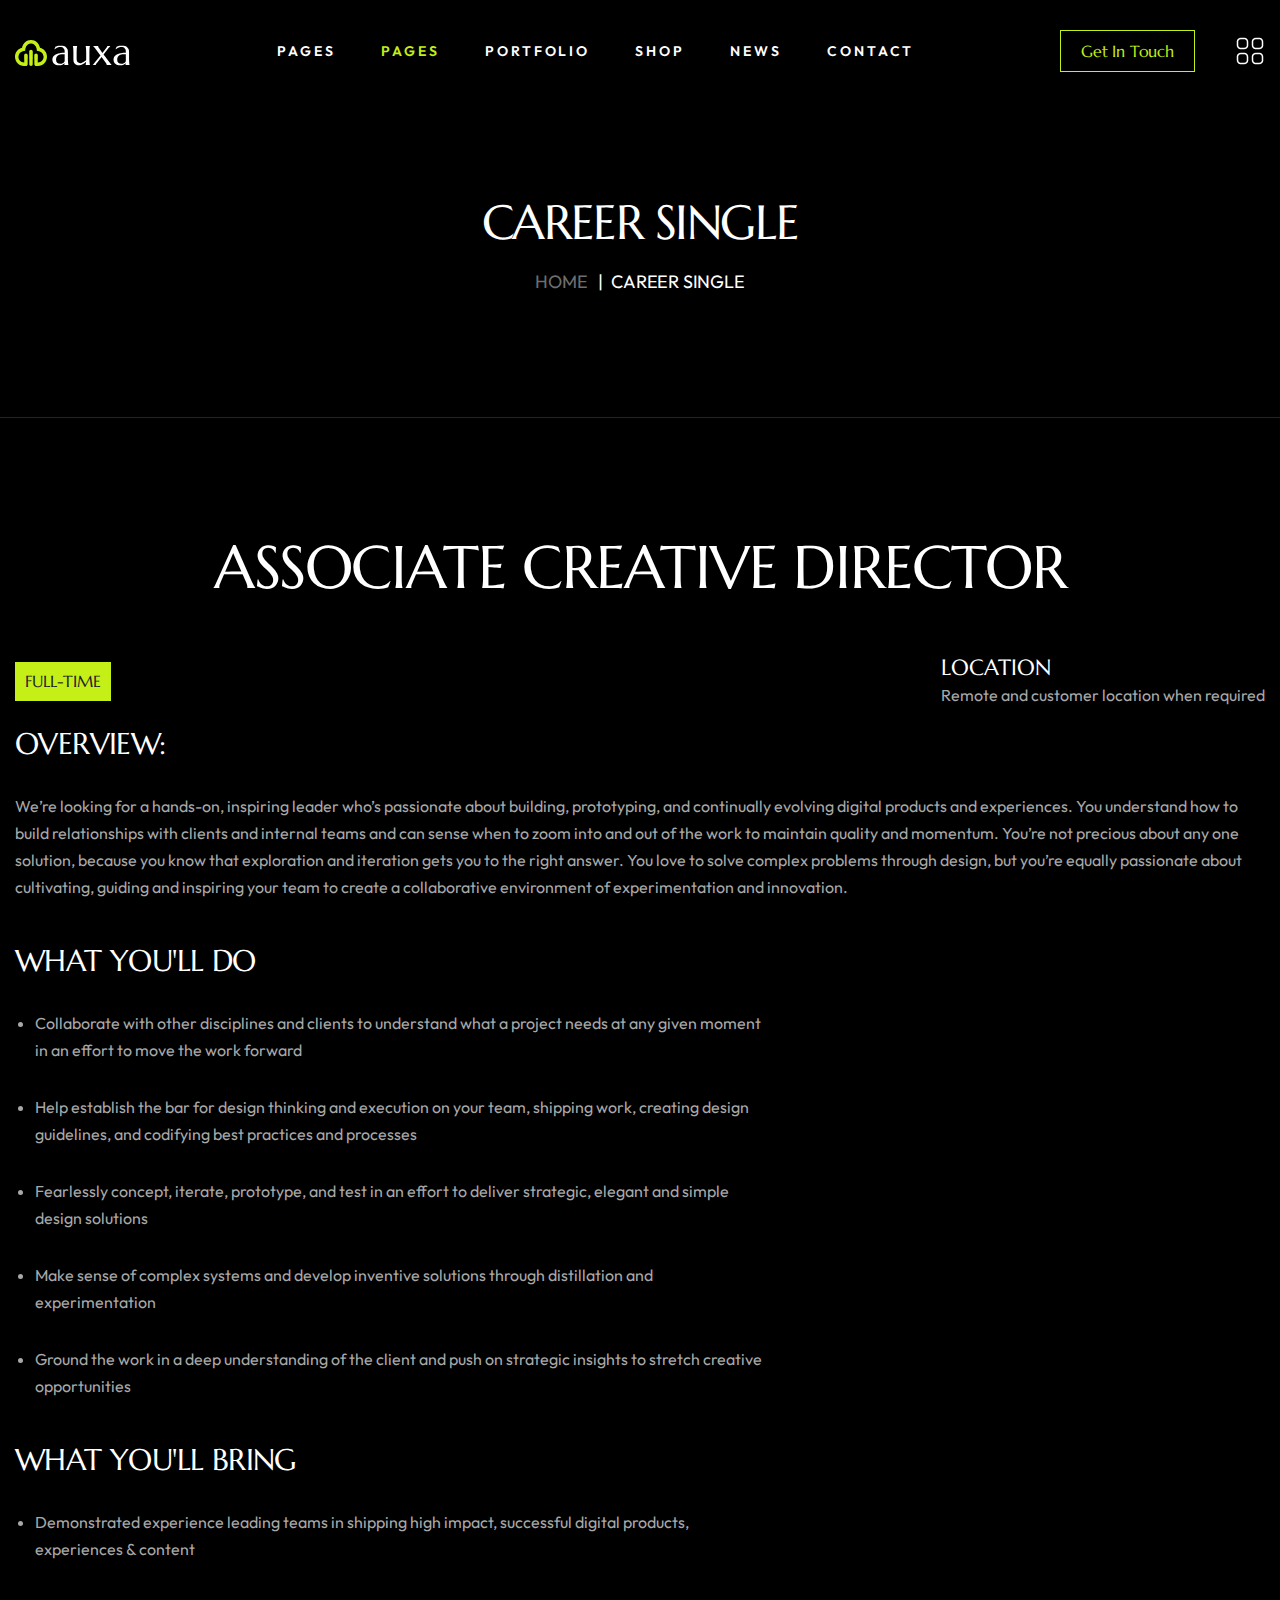
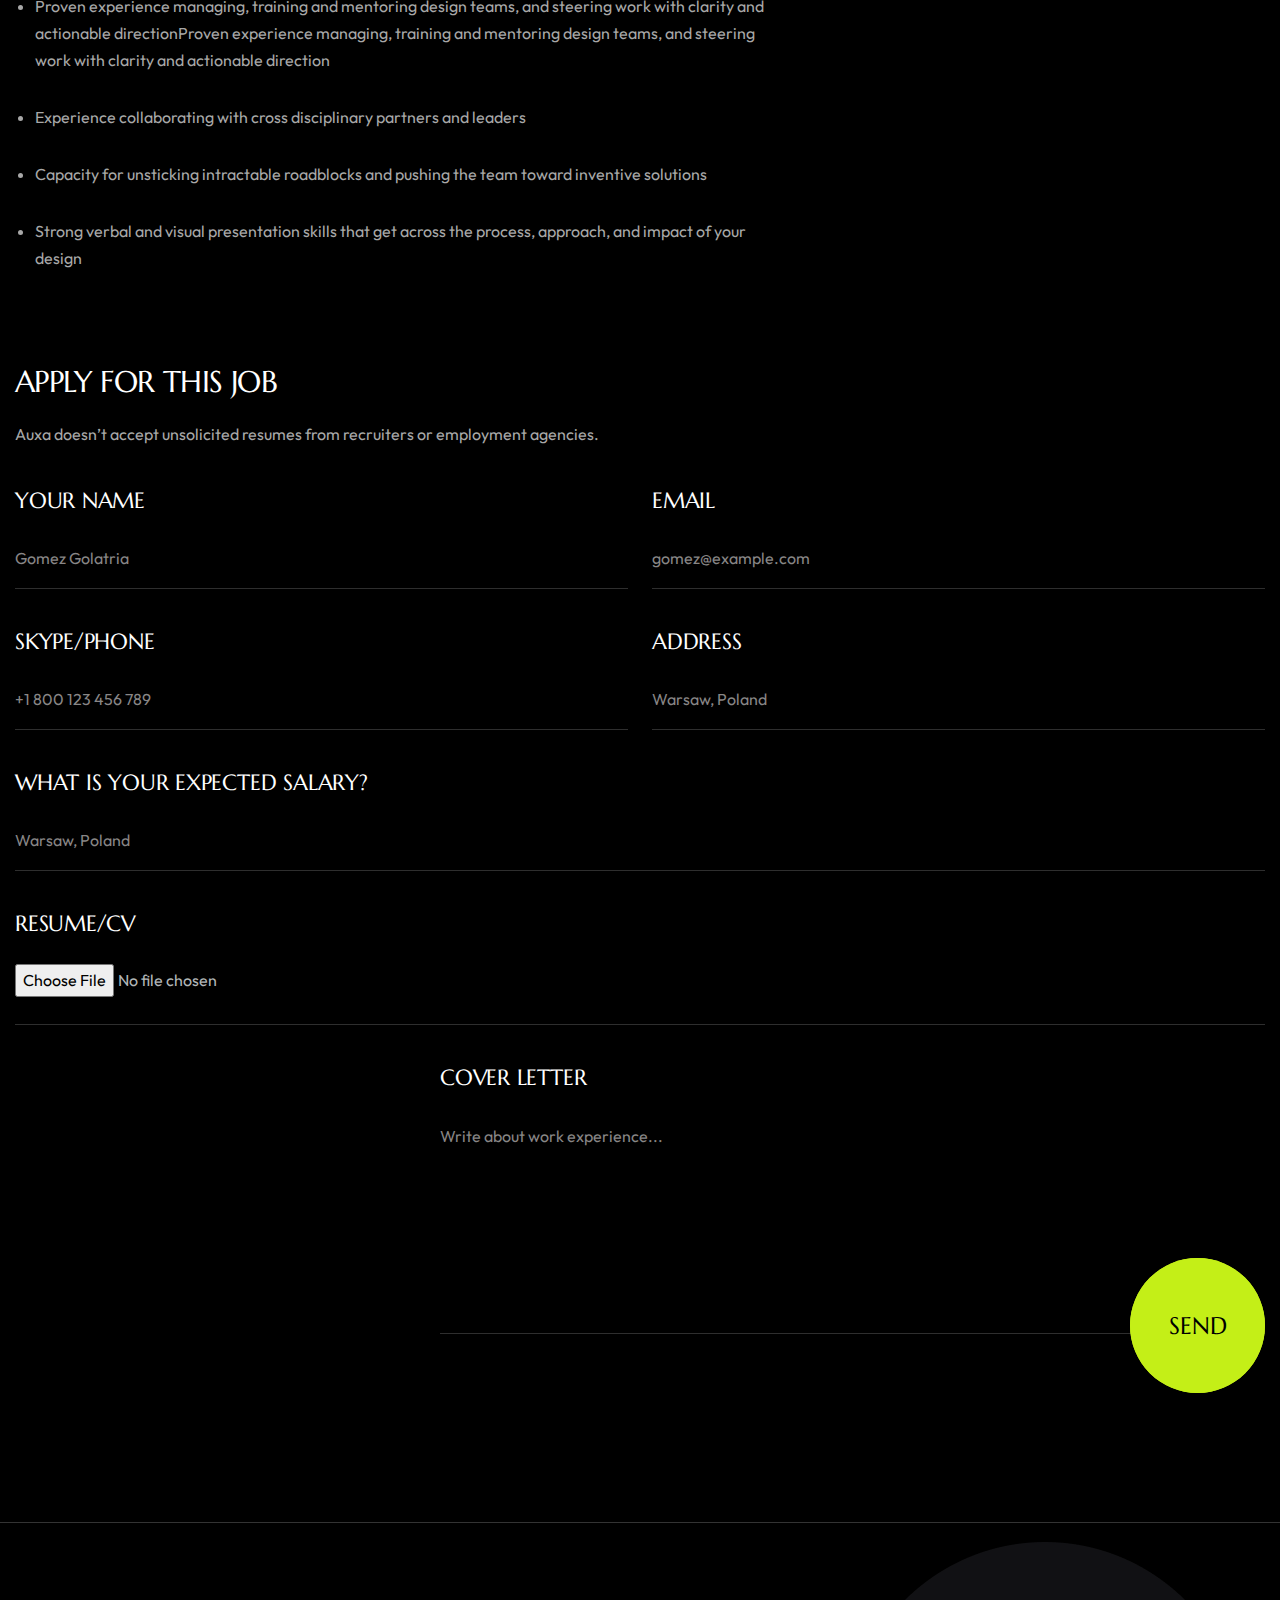
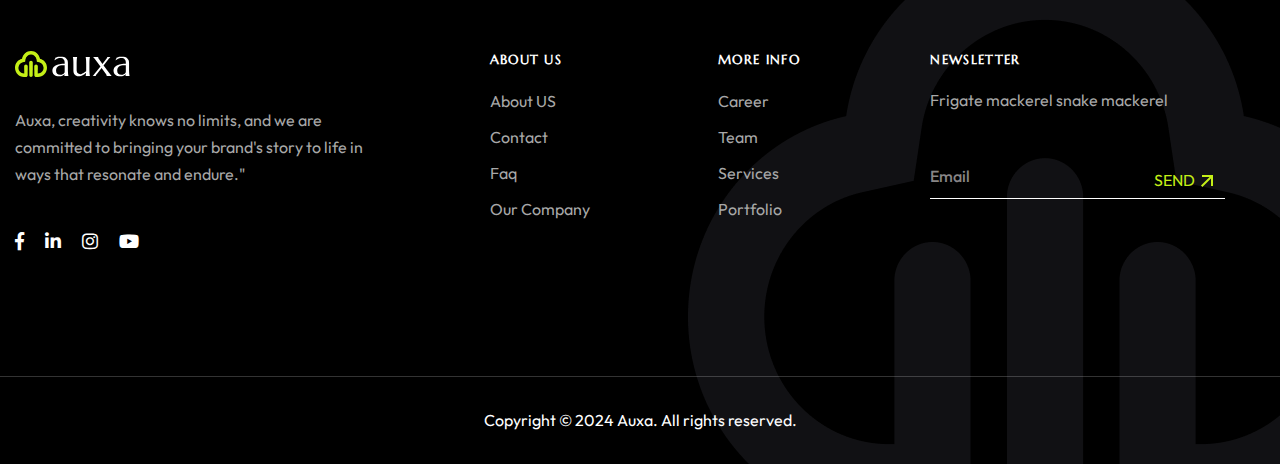
<file: career-single.html>
<!doctype html>
<html lang="zxx">

<head>

    <!--========= Required meta tags =========-->
    <meta charset="utf-8">
    <meta http-equiv="x-ua-compatible" content="ie=edge">
    <meta name="description" content="">
    <meta name="viewport" content="width=device-width, initial-scale=1, shrink-to-fit=no">

    <title>Auxa - Digital Studio and Agency HTML Template</title>

    <link rel="shortcut icon" href="assets/img/favicon.png" type="images/x-icon"/>

    <!-- css include -->
    <link rel="stylesheet" href="assets/css/bootstrap.min.css">
    <link rel="stylesheet" href="assets/css/fontawesome.css">
    <link rel="stylesheet" href="assets/css/animate.css">
    <link rel="stylesheet" href="assets/css/swiper.min.css">
    <link rel="stylesheet" href="assets/css/odometer.css">
    <link rel="stylesheet" href="assets/css/imageRevealHover.css">
    <link rel="stylesheet" href="assets/css/jquery-ui.min.css">
    <link rel="stylesheet" href="assets/css/magnific-popup.css">
    <link rel="stylesheet" href="assets/css/main.css">
</head>

<body>

<!-- backtotop - start -->
<div class="xb-backtotop">
    <a href="#" class="scroll">
        <i class="far fa-arrow-up"></i>
    </a>
</div>
<!-- backtotop - end -->

<!-- preloader start -->
<div id="xb-loadding" class="xb-loader"><div class="loading-spin"></div></div>
<!-- preloader end -->

<div class="body_wrap">

    <!-- header start -->
    <header id="xb-header-area" class="header-area header-style-four is-sticky">
        <div class="xb-header">
            <div class="container mxw_1785">
                <div class="header__wrap ul_li_between">
                    <div class="header-logo">
                        <a href="index.html"><img src="assets/img/logo/logo.svg" alt=""></a>
                    </div>
                    <div class="main-menu__wrap ul_li navbar navbar-expand-lg">
                        <nav class="main-menu collapse navbar-collapse">
                            <ul>
                                <li class="menu-item-has-children">
                                    <a href="#!"><span>Pages</span></a>
                                    <ul class="submenu">
                                        <li><a href="index.html"><span>Digital Marketing</span></a></li>
                                        <li><a href="home-2.html"><span>Branding Studio</span></a></li>
                                        <li><a href="home-3.html"><span>Digital Studio</span></a></li>
                                    </ul>
                                </li>
                                <li class="menu-item-has-children active">
                                    <a href="#!"><span>Pages</span></a>
                                    <ul class="submenu">
                                        <li><a href="about.html"><span>About</span></a></li>
                                        <li><a href="service.html"><span>Services</span></a></li>
                                        <li><a href="service-single.html"><span>Service Details</span></a></li>
                                        <li><a href="team.html"><span>Team</span></a></li>
                                        <li><a href="team-single.html"><span>Team Details</span></a></li>
                                        <li><a href="career.html"><span>Career</span></a></li>
                                        <li class="active"><a href="career-single.html"><span>Career Details</span></a></li>
                                        <li><a href="faq.html"><span>FAQ</span></a></li>
                                    </ul>
                                </li>
                                <li class="menu-item-has-children">
                                    <a href="#!"><span>Portfolio</span></a>
                                    <ul class="submenu">
                                        <li><a href="project.html"><span>Portfolio</span></a></li>
                                        <li><a href="project-single.html"><span>Portfolio Details</span></a></li>
                                    </ul>
                                </li>
                                <li class="menu-item-has-children">
                                    <a href="#!"><span>Shop</span></a>
                                    <ul class="submenu">
                                        <li><a href="shop.html"><span>Products</span></a></li>
                                        <li><a href="shop-single.html"><span>Single Product</span></a></li>
                                        <li><a href="cart.html"><span>Cart</span></a></li>
                                        <li><a href="checkout.html"><span>Checkout</span></a></li>
                                    </ul>
                                </li>
                                <li class="menu-item-has-children">
                                    <a href="#!"><span>News</span></a>
                                    <ul class="submenu">
                                        <li><a href="blog.html"><span>News</span></a></li>
                                        <li><a href="blog-single.html"><span>News Details</span></a></li>
                                    </ul>
                                </li>
                                <li>
                                    <a href="contact.html"><span>Contact</span></a>
                                </li>
                            </ul>
                        </nav>
                        <div class="xb-header-wrap">
                            <div class="xb-header-menu">
                                <div class="xb-header-menu-scroll">
                                    <div class="xb-menu-close xb-hide-xl xb-close"></div>
                                    <div class="xb-logo-mobile xb-hide-xl">
                                        <a href="index.html" rel="home"><img src="assets/img/logo/logo.svg" alt=""></a></div>
                                    <div class="xb-header-mobile-search xb-hide-xl">
                                        <form role="search" action="#">
                                            <input type="text" placeholder="Search..." name="s" class="search-field">
                                        </form>
                                    </div>
                                    <nav class="xb-header-nav">
                                        <ul class="xb-menu-primary clearfix">
                                            <li class="menu-item menu-item-has-children">
                                                <a href="#"><span>Home</span></a>
                                                <ul class="sub-menu">
                                                    <li><a href="index.html"><span>Digital Marketing</span></a></li>
                                                    <li><a href="home-2.html"><span>Branding Studio</span></a></li>
                                                    <li><a href="home-3.html"><span>Digital Studio</span></a></li>
                                                </ul>
                                            </li>
                                            <li class="menu-item menu-item-has-children">
                                                <a href="#"><span>Pages</span></a>
                                                <ul class="sub-menu">
                                                    <li><a href="about.html"><span>About</span></a></li>
                                                    <li><a href="service.html"><span>Services</span></a></li>
                                                    <li><a href="service-single.html"><span>Service Details</span></a></li>
                                                    <li><a href="team.html"><span>Team</span></a></li>
                                                    <li><a href="team-single.html"><span>Team Details</span></a></li>
                                                    <li><a href="career.html"><span>Career</span></a></li>
                                                    <li><a href="career-single.html"><span>Career Details</span></a></li>
                                                    <li><a href="faq.html"><span>FAQ</span></a></li>
                                                </ul>
                                            </li>
                                            <li class="menu-item menu-item-has-children">
                                                <a href="portfolio.html"><span>Portfolio</span></a>
                                                <ul class="sub-menu">
                                                    <li><a href="project.html"><span>Portfolio</span></a></li>
                                                    <li><a href="project-single.html"><span>Portfolio Details</span></a></li>
                                                </ul>
                                            </li>
                                            <li class="menu-item menu-item-has-children">
                                                <a href="shop.html"><span>Shop</span></a>
                                                <ul class="sub-menu">
                                                    <li><a href="shop.html"><span>Products</span></a></li>
                                                    <li><a href="shop-single.html"><span>Single Product</span></a></li>
                                                    <li><a href="cart.html"><span>Cart</span></a></li>
                                                    <li><a href="checkout.html"><span>Checkout</span></a></li>
                                                </ul>
                                            </li>
                                            <li class="menu-item menu-item-has-children">
                                                <a href="blog.html"><span>News</span></a>
                                                <ul class="sub-menu">
                                                    <li><a href="blog.html"><span>News</span></a></li>
                                                    <li><a href="blog-single.html"><span>News Details</span></a></li>
                                                </ul>
                                            </li>
                                            <li class="menu-item"><a href="contact.html"><span>Contact</span></a></li>
                                        </ul>
                                    </nav>
                                </div>
                            </div>
                            <div class="xb-header-menu-backdrop"></div>
                        </div>
                    </div>
                    <div class="ul_li">
                        <div class="xb-header_btn d-none d-lg-block">
                            <a href="contact.html">Get In Touch</a>
                        </div>
                        <div class="side-menu-4 d-none d-lg-block">
                            <a href="javascript:void(0);" class="burger-menu">
                                <img src="assets/img/digital-marketing/icon/menu01.png" alt="">
                            </a>
                        </div>
                    </div>
                    <div class="header-bar-mobile side-menu d-lg-none">
                        <a class="xb-nav-mobile" href="javascript:void(0);"><img src="assets/img/digital-marketing/icon/menu01.png" alt=""></a>
                    </div>
                </div>
            </div>
        </div>
    </header>
    <!-- header end -->

    <!-- overlay menu start -->
    <div class="overlay-menu">
        <div class="close">
            <div class="xb-close"></div>
        </div>
        <div class="row overlay-wrap">
            <div class="col-xl-8 col-md-7 left-area">
                <nav>
                    <ul>
                        <li class="menu-item-has-children">
                            <a href="#">Home</a>
                            <ul class="sub">
                                <li><a href="index.html"><span>Digital Marketing</span></a></li>
                                <li><a href="home-2.html"><span>Digital Studio</span></a></li>
                                <li><a href="home-3.html"><span>Branding</span></a></li>
                            </ul>
                        </li>
                        <li class="menu-item-has-children">
                            <a href="#">Pages</a>
                            <ul class="sub">
                                <li><a href="about.html"><span>About</span></a></li>
                                <li><a href="service.html"><span>Services</span></a></li>
                                <li><a href="service-single.html"><span>Service Details</span></a></li>
                                <li><a href="team.html"><span>Team</span></a></li>
                                <li><a href="team-single.html"><span>Team Details</span></a></li>
                                <li><a href="career.html"><span>Career</span></a></li>
                                <li class="current-menu-item"><a href="career-single.html"><span>Career Details</span></a></li>
                                <li><a href="faq.html"><span>FAQ</span></a></li>
                            </ul>
                        </li>
                        <li class="menu-item-has-children">
                            <a href="#">Portfolio</a>
                            <ul class="sub">
                                <li><a href="project.html"><span>Portfolio</span></a></li>
                                <li><a href="project-single.html"><span>Portfolio Details</span></a></li>
                            </ul>
                        </li>
                        <li class="menu-item-has-children"><a href="#">Shop</a>
                            <ul class="sub">
                                <li><a href="shop.html"><span>Products</span></a></li>
                                <li><a href="shop-single.html"><span>Single Product</span></a></li>
                                <li><a href="cart.html"><span>Cart</span></a></li>
                                <li><a href="checkout.html"><span>Checkout</span></a></li>
                            </ul>
                        </li>
                        <li class="menu-item-has-children"><a href="#">News</a>
                            <ul class="sub">
                                <li><a href="blog.html"><span>News</span></a></li>
                                <li><a href="blog-single.html"><span>News Details</span></a></li>
                            </ul>
                        </li>
                        <li><a href="contact.html">Contact</a></li>
                    </ul> 
                </nav> 
            </div>
            <div class="col-xl-4 col-md-5 right-area">
                <ul>
                    <li><span class="title">Brief us</span></li>
                    <li><a href="mailto:hello@auxa.com" target="_blank">hello@auxa.com</a></li>
                    <li><a href="tel:53325356623" target="_blank">Tel. +53 325 356 623</a></li>
                </ul>
                <ul>
                    <li><span class="title">Our Office</span></li>
                    <li><p>72 Oceanview Drive Los Angeles, <br> CA 90045 USA</p></li>
                </ul>
                <ul>
                    <li><span class="title">Follow us</span></li>
                    <li>
                        <ul class="social-links">
                            <li><a href="#" target="_blank">Behance</a></li>
                            <li><a href="#" target="_blank">Dribbble</a></li>
                            <li><a href="#" target="_blank">Instagram</a></li>
                        </ul>
                    </li>
                </ul>
            </div>
        </div>
    </div>
    <!-- overlay menu end -->

    <!-- main area start  -->
    <main>
        <!-- breadcrumb start  -->
        <section class="breadcrumb pt-90 pb-120">
            <div class="container">
                <div class="breadcrumb__content text-center">
                    <h2 class="breadcrumb__title">Career Single</h2>
                    <ul class="breadcrumb__list">
                        <li class="breadcrumb-item"><a href="index.html">Home</a></li>
                        <li class="breadcrumb-item">Career Single</li>
                    </ul>
                </div>
            </div>
        </section>
        <!-- breadcrumb end  -->

        <!-- career start -->
        <section class="career-single pt-110 pb-180">
            <div class="container">
                <div class="section-title text-center mb-40">
                    <h3 class="title">Associate Creative Director</h3>
                </div>
                <div class="career-neta ul_li_between mb-15">
                    <span class="time mt-15">Full-time</span>
                    <div class="xb-item--holder mt-15">
                        <h4 class="xb-item--location">LOCATION</h4>
                        <p>Remote and customer location when required</p>
                    </div>
                </div>
                <div class="career-content">
                    <h2>Overview:</h2>
                    <p>We’re looking for a hands-on, inspiring leader who’s passionate about building, prototyping, and continually evolving digital products and experiences. You understand how to build relationships with clients and internal teams and can sense when to zoom into and out of the work to maintain quality and momentum. You’re not precious about any one solution, because you know that exploration and iteration gets you to the right answer. You love to solve complex problems through design, but you’re equally passionate about cultivating, guiding and inspiring your team to create a collaborative environment of experimentation and innovation.</p>
                    <h2>What You'll Do</h2>
                    <ul>
                        <li>Collaborate with other disciplines and clients to understand what a project needs at any given moment in an effort to move the work forward</li>
                        <li>Help establish the bar for design thinking and execution on your team, shipping work, creating design guidelines, and codifying best practices and processes</li>
                        <li>Fearlessly concept, iterate, prototype, and test in an effort to deliver strategic, elegant and simple design solutions</li>
                        <li>Make sense of complex systems and develop inventive solutions through distillation and experimentation</li>
                        <li>Ground the work in a deep understanding of the client and push on strategic insights to stretch creative opportunities</li>
                    </ul>
                    <h2>What You'll Bring</h2>
                    <ul>
                        <li>Demonstrated experience leading teams in shipping high impact, successful digital products, experiences & content</li>
                        <li>Proven experience managing, training and mentoring design teams, and steering work with clarity and actionable directionProven experience managing, training and mentoring design teams, and steering work with clarity and actionable direction</li>
                        <li>Experience collaborating with cross disciplinary partners and leaders</li>
                        <li>Capacity for unsticking intractable roadblocks and pushing the team toward inventive solutions</li>
                        <li>Strong verbal and visual presentation skills that get across the process, approach, and impact of your design</li>
                    </ul>
                </div>
                <div class="contact-form-inner">
                    <div class="job-apply__holder pt-50">
                        <h2>Apply for This Job</h2>
                        <p>Auxa doesn’t accept unsolicited resumes from recruiters or employment agencies.</p>
                    </div>
                    <form class="contact-form pos-rel" action="#">
                        <div class="row">
                            <div class="col-lg-6">
                                <div class="xb-item--field">
                                    <label for="name">Your Name</label>
                                    <input id="name" type="text" placeholder="Gomez Golatria">
                                </div>
                            </div>
                            <div class="col-lg-6">
                                <div class="xb-item--field">
                                    <label for="mail">Email</label>
                                    <input id="mail" type="text" placeholder="gomez@example.com">
                                </div>
                            </div>
                            <div class="col-lg-6">
                                <div class="xb-item--field">
                                    <label for="number">Skype/Phone</label>
                                    <input id="number" type="text" placeholder="+1 800 123 456 789">
                                </div>
                            </div>
                            <div class="col-lg-6">
                                <div class="xb-item--field">
                                    <label for="service">Address</label>
                                    <input id="service" type="text" placeholder="Warsaw, Poland">
                                </div>
                            </div>
                            <div class="col-lg-12">
                                <div class="xb-item--field">
                                    <label for="salary">What is your expected salary?</label>
                                    <input id="salary" type="text" placeholder="Warsaw, Poland">
                                </div>
                            </div>
                            <div class="col-lg-12">
                                <div class="xb-item--field">
                                    <label for="file">Resume/CV</label>
                                    <div class="clearfix"></div>
                                    <input id="file" type="file">
                                </div>
                            </div>
                            <div class="col-12">
                                <div class="xb-item--field xb-item--textarea">
                                    <label for="message">Cover Letter</label>
                                    <textarea name="message" id="message" cols="30" rows="10" placeholder="Write about work experience..."></textarea>
                                </div>
                                <button type="submit" class="circle-btn port-btn xb-element-parallax">
                                    <span class="button__bg"></span>Send
                                </button>    
                            </div>
                        </div>
                    </form>
                </div>
            </div>
        </section>
        <!-- career end -->

    </main>
    <!-- main area end  -->

    <!-- footer start -->
    <footer class="dm-footer pos-rel">
        <div class="dm-footer-line pt-125 pb-120">
            <div class="container">
                <div class="row mt-none-40">
                    <div class="col-lg-4 col-md-6 footer-col mt-40">
                        <div class="footer-widget">
                            <div class="footer-logo mb-30">
                                <a href="index.html"><img src="assets/img/logo/logo.svg" alt=""></a>
                            </div>
                            <p>Auxa, creativity knows no limits, and we are <br> committed to bringing your brand's story to life in <br> ways that resonate and endure."</p>
                            <ul class="social-list ul_li mt-40">
                                <li><a href="#!"><i class="fab fa-facebook-f"></i></a></li>
                                <li><a href="#!"><i class="fab fa-linkedin-in"></i></a></li>
                                <li><a href="#!"><i class="fab fa-instagram"></i></a></li>
                                <li><a href="#!"><i class="fab fa-youtube"></i></a></li>
                            </ul>
                        </div>
                    </div>
                    <div class="col-lg-3 col-md-6 footer-col mt-40">
                        <div class="footer-widget">
                            <h3 class="widget-title">About US</h3>
                            <ul class="footer-links">
                                <li><a href="#!">About US</a></li>
                                <li><a href="#!">Contact</a></li>
                                <li><a href="#!">Faq</a></li>
                                <li><a href="#!">Our Company</a></li>
                            </ul>
                        </div>
                    </div>
                    <div class="col-lg-2 col-md-6 footer-col mt-40">
                        <div class="footer-widget">
                            <h3 class="widget-title">MORE INFO</h3>
                            <ul class="footer-links">
                                <li><a href="#!">Career</a></li>
                                <li><a href="#!">Team</a></li>
                                <li><a href="#!">Services</a></li>
                                <li><a href="#!">Portfolio</a></li>
                            </ul>
                        </div>
                    </div>
                    <div class="col-lg-3 col-md-6 footer-col mt-40">
                        <div class="footer-widget">
                            <h3 class="widget-title">Newsletter</h3>
                            <p>Frigate mackerel snake mackerel</p>
                            <form class="footer-newsletter mt-40" action="#">
                                <input type="text" placeholder="Email">
                                <button>Send <img src="assets/img/icon/arrow-right3.svg" alt=""></button>
                            </form>
                        </div>
                    </div>
                </div>
            </div>
        </div>
        <div class="container">
            <div class="footer-copyright text-center">
                Copyright © 2024 Auxa. All rights reserved.
            </div>
        </div>
        <div class="dm-footer-bg_icon">
            <img src="assets/img/digital-marketing/icon/dm-footer.png" alt="">
        </div>
    </footer>
    <!-- footer start -->

</div>

<!-- jquery include -->
<script src="assets/js/jquery-3.7.1.min.js"></script>
<script src="assets/js/bootstrap.bundle.min.js"></script>
<script src="assets/js/swiper.min.js"></script>
<script src="assets/js/wow.min.js"></script>
<script src="assets/js/gsap.min.js"></script>
<script src="assets/js/ScrollSmoother.min.js"></script>
<script src="assets/js/ScrollTrigger.min.js"></script>
<script src="assets/js/SplitText.min.js"></script>
<script src="assets/js/appear.js"></script>
<script src="assets/js/odometer.min.js"></script>
<script src="assets/js/imagesloaded.pkgd.min.js"></script>
<script src="assets/js/jquery.marquee.min.js"></script>
<script src="assets/js/isotope.pkgd.min.js"></script>
<script src="assets/js/jquery.magnific-popup.min.js"></script>
<script src="assets/js/touchspin.js"></script>
<script src="assets/js/jquery-ui.min.js"></script>
<script src="assets/js/imageRevealHover.js"></script>
<script src="assets/js/TweenMax.min.js"></script>
<script src="assets/js/easing.min.js"></script>
<script src="assets/js/scrollspy.js"></script>
<script src="assets/js/ukiyo.min.js"></script>
<script src="assets/js/lenis.js"></script>
<script src="assets/js/matter.js"></script>
<script src="assets/js/throwable.js"></script>
<script src="assets/js/main.js"></script>


</body>

</html>
</file>
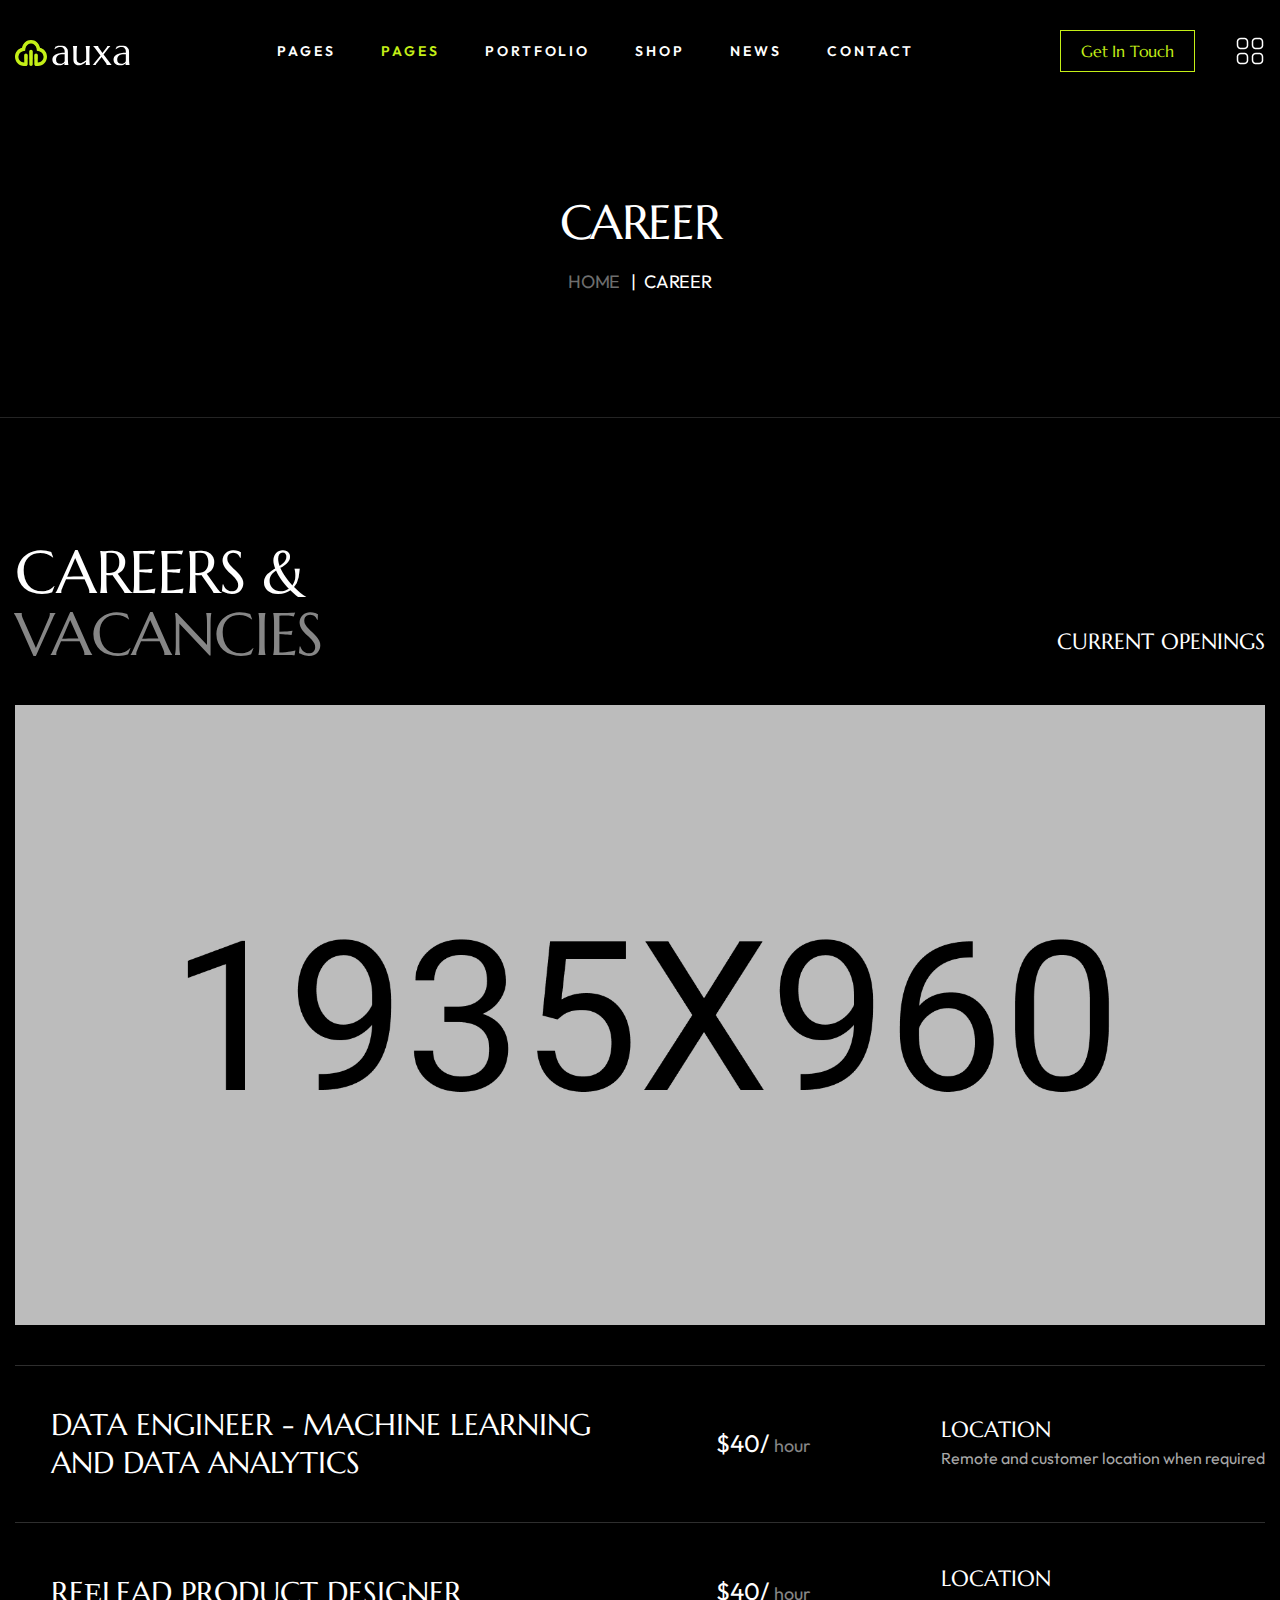
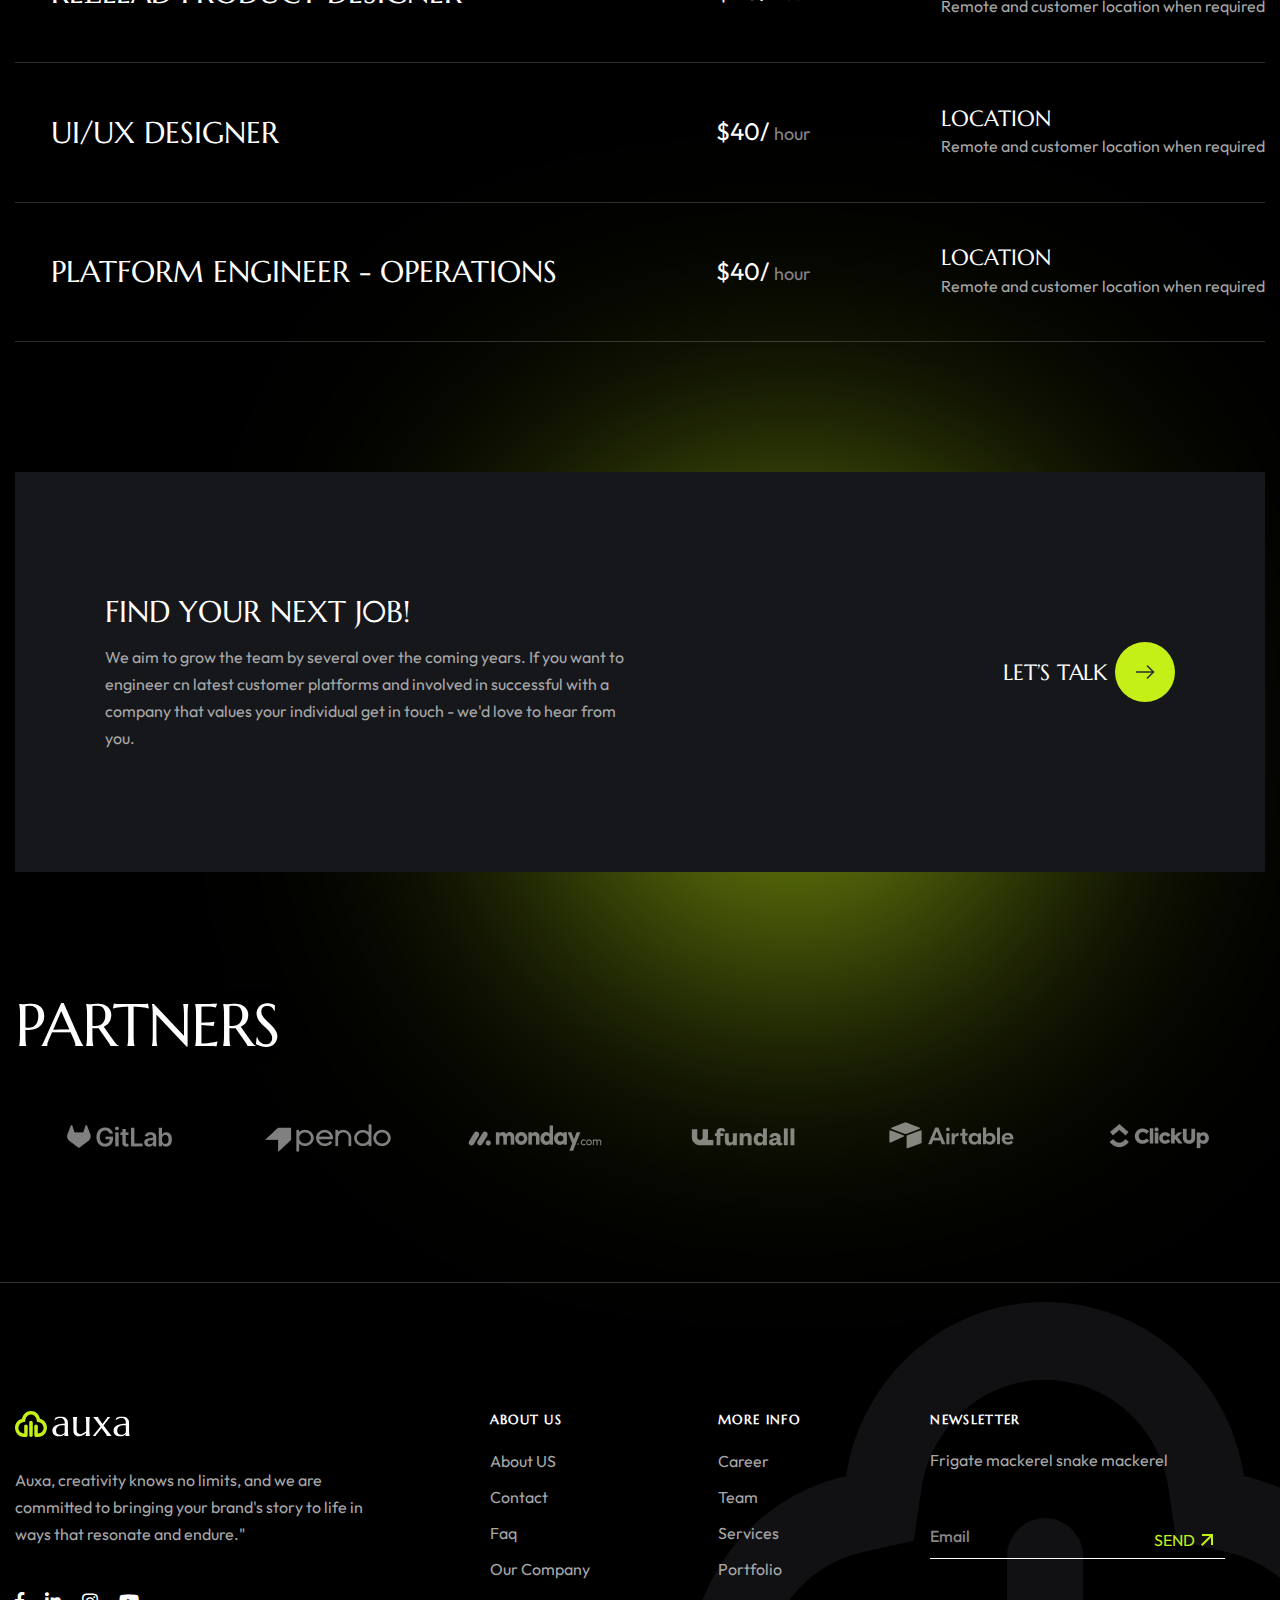
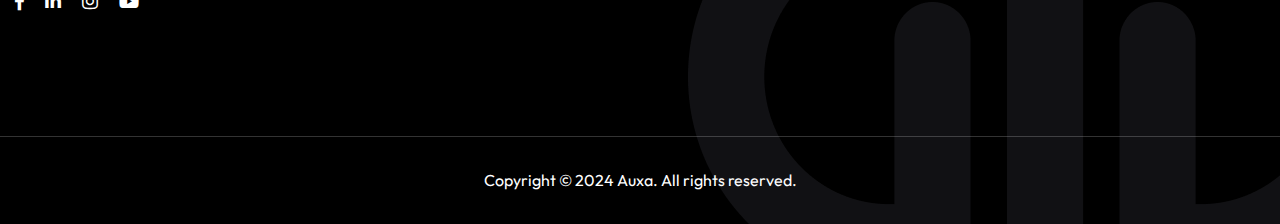
<file: career.html>
<!doctype html>
<html lang="zxx">

<head>

    <!--========= Required meta tags =========-->
    <meta charset="utf-8">
    <meta http-equiv="x-ua-compatible" content="ie=edge">
    <meta name="description" content="Careers - Join Precision Visual LLP's creative team. Explore exciting opportunities in branding, design, and digital marketing. Build your career with us.">
    <meta name="viewport" content="width=device-width, initial-scale=1, shrink-to-fit=no">
    
    <!-- HTTPS Security Headers -->
    <meta http-equiv="Content-Security-Policy" content="upgrade-insecure-requests">
    <meta http-equiv="Strict-Transport-Security" content="max-age=63072000; includeSubDomains; preload">

    <title>Careers - Precision Visual - Branding Agency</title>

    <link rel="shortcut icon" href="assets/img/favicon.png" type="images/x-icon"/>

    <!-- HTTPS Security Script -->
    <script src="assets/js/https-security.js"></script>
    
    <!-- Canonical URL for HTTPS -->
    <link rel="canonical" href="https://precisionvisual.in/career.html" />

    <!-- css include -->
    <link rel="stylesheet" href="assets/css/bootstrap.min.css">
    <link rel="stylesheet" href="assets/css/fontawesome.css">
    <link rel="stylesheet" href="assets/css/animate.css">
    <link rel="stylesheet" href="assets/css/swiper.min.css">
    <link rel="stylesheet" href="assets/css/odometer.css">
    <link rel="stylesheet" href="assets/css/imageRevealHover.css">
    <link rel="stylesheet" href="assets/css/jquery-ui.min.css">
    <link rel="stylesheet" href="assets/css/magnific-popup.css">
    <link rel="stylesheet" href="assets/css/main.css">
</head>

<body>

        <script>
        // Disable right-click
        document.addEventListener("contextmenu", function (event) {
            // alert("Right-click is disabled on this page.");
            event.preventDefault();
        });
    
        // Disable common dev tool shortcuts
    document.addEventListener("keydown", function (event) {
        // F12
        if (event.keyCode === 123) {
            event.preventDefault();
        }

        // Ctrl+Shift+I / J / C
        if (event.ctrlKey && event.shiftKey && (event.key === 'I' || event.key === 'i' || event.key === 'J' || event.key === 'j' || event.key === 'C' || event.key === 'c')) {
            event.preventDefault();
        }

        // Ctrl+U (View Source)
        if (event.ctrlKey && (event.key === 'U' || event.key === 'u')) {
            event.preventDefault();
        }

        // Ctrl+S (Save Page)
        if (event.ctrlKey && (event.key === 'S' || event.key === 's')) {
            event.preventDefault();
        }

        // Ctrl+Shift+K (Firefox Dev Console)
        if (event.ctrlKey && event.shiftKey && (event.key === 'K' || event.key === 'k')) {
            event.preventDefault();
        }

        // Ctrl+Shift+M (Responsive Design Mode)
        if (event.ctrlKey && event.shiftKey && (event.key === 'M' || event.key === 'm')) {
            event.preventDefault();
        }
    });
    </script>
    
<!-- backtotop - start -->
<div class="xb-backtotop">
    <a href="#" class="scroll">
        <i class="far fa-arrow-up"></i>
    </a>
</div>
<!-- backtotop - end -->

<!-- preloader start -->
<div id="xb-loadding" class="xb-loader"><div class="loading-spin"></div></div>
<!-- preloader end -->

<div class="body_wrap">

    <!-- header start -->
    <header id="xb-header-area" class="header-area header-style-four is-sticky">
        <div class="xb-header">
            <div class="container mxw_1785">
                <div class="header__wrap ul_li_between">
                    <div class="header-logo">
                        <a href="index.html"><img src="assets/img/logo/logo.svg" alt=""></a>
                    </div>
                    <div class="main-menu__wrap ul_li navbar navbar-expand-lg">
                        <nav class="main-menu collapse navbar-collapse">
                            <ul>
                                <li class="menu-item-has-children">
                                    <a href="#!"><span>Pages</span></a>
                                    <ul class="submenu">
                                        <li><a href="index.html"><span>Digital Marketing</span></a></li>
                                        <li><a href="home-2.html"><span>Branding Studio</span></a></li>
                                        <li><a href="home-3.html"><span>Digital Studio</span></a></li>
                                    </ul>
                                </li>
                                <li class="menu-item-has-children active">
                                    <a href="#!"><span>Pages</span></a>
                                    <ul class="submenu">
                                        <li><a href="about.html"><span>About</span></a></li>
                                        <li><a href="service.html"><span>Services</span></a></li>
                                        <li><a href="service-single.html"><span>Service Details</span></a></li>
                                        <li><a href="team.html"><span>Team</span></a></li>
                                        <li><a href="team-single.html"><span>Team Details</span></a></li>
                                        <li class="active"><a href="career.html"><span>Career</span></a></li>
                                        <li><a href="career-single.html"><span>Career Details</span></a></li>
                                        <li><a href="faq.html"><span>FAQ</span></a></li>
                                    </ul>
                                </li>
                                <li class="menu-item-has-children">
                                    <a href="#!"><span>Portfolio</span></a>
                                    <ul class="submenu">
                                        <li><a href="project.html"><span>Portfolio</span></a></li>
                                        <li><a href="project-single.html"><span>Portfolio Details</span></a></li>
                                    </ul>
                                </li>
                                <li class="menu-item-has-children">
                                    <a href="#!"><span>Shop</span></a>
                                    <ul class="submenu">
                                        <li><a href="shop.html"><span>Products</span></a></li>
                                        <li><a href="shop-single.html"><span>Single Product</span></a></li>
                                        <li><a href="cart.html"><span>Cart</span></a></li>
                                        <li><a href="checkout.html"><span>Checkout</span></a></li>
                                    </ul>
                                </li>
                                <li class="menu-item-has-children">
                                    <a href="#!"><span>News</span></a>
                                    <ul class="submenu">
                                        <li><a href="blog.html"><span>News</span></a></li>
                                        <li><a href="blog-single.html"><span>News Details</span></a></li>
                                    </ul>
                                </li>
                                <li>
                                    <a href="contact.html"><span>Contact</span></a>
                                </li>
                            </ul>
                        </nav>
                        <div class="xb-header-wrap">
                            <div class="xb-header-menu">
                                <div class="xb-header-menu-scroll">
                                    <div class="xb-menu-close xb-hide-xl xb-close"></div>
                                    <div class="xb-logo-mobile xb-hide-xl">
                                        <a href="index.html" rel="home"><img src="assets/img/logo/logo.svg" alt=""></a></div>
                                    <div class="xb-header-mobile-search xb-hide-xl">
                                        <form role="search" action="#">
                                            <input type="text" placeholder="Search..." name="s" class="search-field">
                                        </form>
                                    </div>
                                    <nav class="xb-header-nav">
                                        <ul class="xb-menu-primary clearfix">
                                            <li class="menu-item menu-item-has-children">
                                                <a href="#"><span>Home</span></a>
                                                <ul class="sub-menu">
                                                    <li><a href="index.html"><span>Digital Marketing</span></a></li>
                                                    <li><a href="home-2.html"><span>Branding Studio</span></a></li>
                                                    <li><a href="home-3.html"><span>Digital Studio</span></a></li>
                                                </ul>
                                            </li>
                                            <li class="menu-item menu-item-has-children">
                                                <a href="#"><span>Pages</span></a>
                                                <ul class="sub-menu">
                                                    <li><a href="about.html"><span>About</span></a></li>
                                                    <li><a href="service.html"><span>Services</span></a></li>
                                                    <li><a href="service-single.html"><span>Service Details</span></a></li>
                                                    <li><a href="team.html"><span>Team</span></a></li>
                                                    <li><a href="team-single.html"><span>Team Details</span></a></li>
                                                    <li><a href="career.html"><span>Career</span></a></li>
                                                    <li><a href="career-single.html"><span>Career Details</span></a></li>
                                                    <li><a href="faq.html"><span>FAQ</span></a></li>
                                                </ul>
                                            </li>
                                            <li class="menu-item menu-item-has-children">
                                                <a href="portfolio.html"><span>Portfolio</span></a>
                                                <ul class="sub-menu">
                                                    <li><a href="project.html"><span>Portfolio</span></a></li>
                                                    <li><a href="project-single.html"><span>Portfolio Details</span></a></li>
                                                </ul>
                                            </li>
                                            <li class="menu-item menu-item-has-children">
                                                <a href="shop.html"><span>Shop</span></a>
                                                <ul class="sub-menu">
                                                    <li><a href="shop.html"><span>Products</span></a></li>
                                                    <li><a href="shop-single.html"><span>Single Product</span></a></li>
                                                    <li><a href="cart.html"><span>Cart</span></a></li>
                                                    <li><a href="checkout.html"><span>Checkout</span></a></li>
                                                </ul>
                                            </li>
                                            <li class="menu-item menu-item-has-children">
                                                <a href="blog.html"><span>News</span></a>
                                                <ul class="sub-menu">
                                                    <li><a href="blog.html"><span>News</span></a></li>
                                                    <li><a href="blog-single.html"><span>News Details</span></a></li>
                                                </ul>
                                            </li>
                                            <li class="menu-item"><a href="contact.html"><span>Contact</span></a></li>
                                        </ul>
                                    </nav>
                                </div>
                            </div>
                            <div class="xb-header-menu-backdrop"></div>
                        </div>
                    </div>
                    <div class="ul_li">
                        <div class="xb-header_btn d-none d-lg-block">
                            <a href="contact.html">Get In Touch</a>
                        </div>
                        <div class="side-menu-4 d-none d-lg-block">
                            <a href="javascript:void(0);" class="burger-menu">
                                <img src="assets/img/digital-marketing/icon/menu01.png" alt="">
                            </a>
                        </div>
                    </div>
                    <div class="header-bar-mobile side-menu d-lg-none">
                        <a class="xb-nav-mobile" href="javascript:void(0);"><img src="assets/img/digital-marketing/icon/menu01.png" alt=""></a>
                    </div>
                </div>
            </div>
        </div>
    </header>
    <!-- header end -->

    <!-- overlay menu start -->
    <div class="overlay-menu">
        <div class="close">
            <div class="xb-close"></div>
        </div>
        <div class="row overlay-wrap">
            <div class="col-xl-8 col-md-7 left-area">
                <nav>
                    <ul>
                        <li class="menu-item-has-children">
                            <a href="#">Home</a>
                            <ul class="sub">
                                <li><a href="index.html"><span>Digital Marketing</span></a></li>
                                <li><a href="home-2.html"><span>Digital Studio</span></a></li>
                                <li><a href="home-3.html"><span>Branding</span></a></li>
                            </ul>
                        </li>
                        <li class="menu-item-has-children">
                            <a href="#">Pages</a>
                            <ul class="sub">
                                <li><a href="about.html"><span>About</span></a></li>
                                <li><a href="service.html"><span>Services</span></a></li>
                                <li><a href="service-single.html"><span>Service Details</span></a></li>
                                <li><a href="team.html"><span>Team</span></a></li>
                                <li><a href="team-single.html"><span>Team Details</span></a></li>
                                <li class="current-menu-item"><a href="career.html"><span>Career</span></a></li>
                                <li><a href="career-single.html"><span>Career Details</span></a></li>
                                <li><a href="faq.html"><span>FAQ</span></a></li>
                            </ul>
                        </li>
                        <li class="menu-item-has-children">
                            <a href="#">Portfolio</a>
                            <ul class="sub">
                                <li><a href="project.html"><span>Portfolio</span></a></li>
                                <li><a href="project-single.html"><span>Portfolio Details</span></a></li>
                            </ul>
                        </li>
                        <li class="menu-item-has-children"><a href="#">Shop</a>
                            <ul class="sub">
                                <li><a href="shop.html"><span>Products</span></a></li>
                                <li><a href="shop-single.html"><span>Single Product</span></a></li>
                                <li><a href="cart.html"><span>Cart</span></a></li>
                                <li><a href="checkout.html"><span>Checkout</span></a></li>
                            </ul>
                        </li>
                        <li class="menu-item-has-children"><a href="#">News</a>
                            <ul class="sub">
                                <li><a href="blog.html"><span>News</span></a></li>
                                <li><a href="blog-single.html"><span>News Details</span></a></li>
                            </ul>
                        </li>
                        <li><a href="contact.html">Contact</a></li>
                    </ul> 
                </nav> 
            </div>
            <div class="col-xl-4 col-md-5 right-area">
                <ul>
                    <li><span class="title">Brief us</span></li>
                    <li><a href="mailto:hello@auxa.com" target="_blank">hello@auxa.com</a></li>
                    <li><a href="tel:53325356623" target="_blank">Tel. +53 325 356 623</a></li>
                </ul>
                <ul>
                    <li><span class="title">Our Office</span></li>
                    <li><p>72 Oceanview Drive Los Angeles, <br> CA 90045 USA</p></li>
                </ul>
                <ul>
                    <li><span class="title">Follow us</span></li>
                    <li>
                        <ul class="social-links">
                            <li><a href="#" target="_blank">Behance</a></li>
                            <li><a href="#" target="_blank">Dribbble</a></li>
                            <li><a href="#" target="_blank">Instagram</a></li>
                        </ul>
                    </li>
                </ul>
            </div>
        </div>
    </div>
    <!-- overlay menu end -->

    <!-- main area start  -->
    <main>
        <!-- breadcrumb start  -->
        <section class="breadcrumb pt-90 pb-120">
            <div class="container">
                <div class="breadcrumb__content text-center">
                    <h2 class="breadcrumb__title">Career</h2>
                    <ul class="breadcrumb__list">
                        <li class="breadcrumb-item"><a href="index.html">Home</a></li>
                        <li class="breadcrumb-item">Career</li>
                    </ul>
                </div>
            </div>
        </section>
        <!-- breadcrumb end  -->

        <!-- career start -->
        <section class="career pt-115 pb-130">
            <div class="container pos-rel">
                <div class="section-title section-title--border pos-rel mb-40">
                    <h3 class="title"><span>CAREERS & <br>
                        <span>VACANCIES</span></span></h3>
                    <span class="career-sec-subtitle">current openings</span>
                </div>
                <div class="career-img mb-40">
                    <img src="assets/img/career/img_01.png" alt="">
                </div>
                <div class="xb-career-inner">
                    <div class="xb-career ul_li_between">
                        <h3 class="xb-item--title"><a href="career-single.html">Data Engineer - Machine Learning and Data Analytics</a></h3>
                        <div class="xb-item--content ul_li">
                            <span class="xb-item--price">$40/ <span>hour</span></span>
                            <div class="xb-item--holder">
                                <h4 class="xb-item--location">LOCATION</h4>
                                <p>Remote and customer location when required</p>
                            </div>
                        </div>
                    </div>
                    <div class="xb-career ul_li_between">
                        <h3 class="xb-item--title"><a href="career-single.html">ReеLead Product Designer</a></h3>
                        <div class="xb-item--content ul_li">
                            <span class="xb-item--price">$40/ <span>hour</span></span>
                            <div class="xb-item--holder">
                                <h4 class="xb-item--location">LOCATION</h4>
                                <p>Remote and customer location when required</p>
                            </div>
                        </div>
                    </div>
                    <div class="xb-career ul_li_between">
                        <h3 class="xb-item--title"><a href="career-single.html">UI/UX Designer</a></h3>
                        <div class="xb-item--content ul_li">
                            <span class="xb-item--price">$40/ <span>hour</span></span>
                            <div class="xb-item--holder">
                                <h4 class="xb-item--location">LOCATION</h4>
                                <p>Remote and customer location when required</p>
                            </div>
                        </div>
                    </div>
                    <div class="xb-career ul_li_between">
                        <h3 class="xb-item--title"><a href="career-single.html">Platform Engineer - Operations</a></h3>
                        <div class="xb-item--content ul_li">
                            <span class="xb-item--price">$40/ <span>hour</span></span>
                            <div class="xb-item--holder">
                                <h4 class="xb-item--location">LOCATION</h4>
                                <p>Remote and customer location when required</p>
                            </div>
                        </div>
                    </div>
                </div>
                <div class="career-cta ul_li_between mt-130">
                    <div class="xb-item--holder mt-30">
                        <h3 class="xb-item--title">Find Your Next J0b!</h3>
                        <p class="xb-item--content">We aim to grow the team by several over the coming years. If you want to engineer
                            cn latest customer platforms and involved in successful with a company that values
                            your individual get in touch - we'd love to hear from you.</p>
                    </div>
                    <div class="xb-item--btn mt-30">
                        <a href="contact.html" class="btn-link ul_li_right">LEt’s Talk <span><img src="assets/img/icon/arrow-right2.svg" alt=""></span></a>
                    </div>
                </div>
                <div class="career-blur xb-blur"></div>
            </div>
        </section>
        <!-- career end -->
        
        <!-- brand area start  -->
        <div class="brand pb-95">
            <div class="container">
                <div class="section-title section-title--border mb-30">
                    <h3 class="title"><span>partners</span></h3>
                </div>
                <div class="brand-slider brand-slider-two m-0 swiper-container">
                    <div class="swiper-wrapper">
                        <div class="swiper-slide xb-brand">
                            <a href="#!"><img src="assets/img/brand/brand01.png" alt=""></a>
                        </div>
                        <div class="swiper-slide xb-brand">
                            <a href="#!"><img src="assets/img/brand/brand02.png" alt=""></a>
                        </div>
                        <div class="swiper-slide xb-brand">
                            <a href="#!"><img src="assets/img/brand/brand03.png" alt=""></a>
                        </div>
                        <div class="swiper-slide xb-brand">
                            <a href="#!"><img src="assets/img/brand/brand04.png" alt=""></a>
                        </div>
                        <div class="swiper-slide xb-brand">
                            <a href="#!"><img src="assets/img/brand/brand05.png" alt=""></a>
                        </div>
                        <div class="swiper-slide xb-brand">
                            <a href="#!"><img src="assets/img/brand/brand06.png" alt=""></a>
                        </div>
                        <div class="swiper-slide xb-brand">
                            <a href="#!"><img src="assets/img/brand/brand01.png" alt=""></a>
                        </div>
                        <div class="swiper-slide xb-brand">
                            <a href="#!"><img src="assets/img/brand/brand02.png" alt=""></a>
                        </div>
                    </div>
                </div>
            </div>
        </div>
        <!-- brand area end  -->

    </main>
    <!-- main area end  -->

    <!-- footer start -->
    <footer class="dm-footer pos-rel">
        <div class="dm-footer-line pt-125 pb-120">
            <div class="container">
                <div class="row mt-none-40">
                    <div class="col-lg-4 col-md-6 footer-col mt-40">
                        <div class="footer-widget">
                            <div class="footer-logo mb-30">
                                <a href="index.html"><img src="assets/img/logo/logo.svg" alt=""></a>
                            </div>
                            <p>Auxa, creativity knows no limits, and we are <br> committed to bringing your brand's story to life in <br> ways that resonate and endure."</p>
                            <ul class="social-list ul_li mt-40">
                                <li><a href="#!"><i class="fab fa-facebook-f"></i></a></li>
                                <li><a href="#!"><i class="fab fa-linkedin-in"></i></a></li>
                                <li><a href="#!"><i class="fab fa-instagram"></i></a></li>
                                <li><a href="#!"><i class="fab fa-youtube"></i></a></li>
                            </ul>
                        </div>
                    </div>
                    <div class="col-lg-3 col-md-6 footer-col mt-40">
                        <div class="footer-widget">
                            <h3 class="widget-title">About US</h3>
                            <ul class="footer-links">
                                <li><a href="#!">About US</a></li>
                                <li><a href="#!">Contact</a></li>
                                <li><a href="#!">Faq</a></li>
                                <li><a href="#!">Our Company</a></li>
                            </ul>
                        </div>
                    </div>
                    <div class="col-lg-2 col-md-6 footer-col mt-40">
                        <div class="footer-widget">
                            <h3 class="widget-title">MORE INFO</h3>
                            <ul class="footer-links">
                                <li><a href="#!">Career</a></li>
                                <li><a href="#!">Team</a></li>
                                <li><a href="#!">Services</a></li>
                                <li><a href="#!">Portfolio</a></li>
                            </ul>
                        </div>
                    </div>
                    <div class="col-lg-3 col-md-6 footer-col mt-40">
                        <div class="footer-widget">
                            <h3 class="widget-title">Newsletter</h3>
                            <p>Frigate mackerel snake mackerel</p>
                            <form class="footer-newsletter mt-40" action="#">
                                <input type="text" placeholder="Email">
                                <button>Send <img src="assets/img/icon/arrow-right3.svg" alt=""></button>
                            </form>
                        </div>
                    </div>
                </div>
            </div>
        </div>
        <div class="container">
            <div class="footer-copyright text-center">
                Copyright © 2024 Auxa. All rights reserved.
            </div>
        </div>
        <div class="dm-footer-bg_icon">
            <img src="assets/img/digital-marketing/icon/dm-footer.png" alt="">
        </div>
    </footer>
    <!-- footer start -->

</div>

<!-- jquery include -->
<script src="assets/js/jquery-3.7.1.min.js"></script>
<script src="assets/js/bootstrap.bundle.min.js"></script>
<script src="assets/js/swiper.min.js"></script>
<script src="assets/js/wow.min.js"></script>
<script src="assets/js/gsap.min.js"></script>
<script src="assets/js/ScrollSmoother.min.js"></script>
<script src="assets/js/ScrollTrigger.min.js"></script>
<script src="assets/js/SplitText.min.js"></script>
<script src="assets/js/appear.js"></script>
<script src="assets/js/odometer.min.js"></script>
<script src="assets/js/imagesloaded.pkgd.min.js"></script>
<script src="assets/js/jquery.marquee.min.js"></script>
<script src="assets/js/isotope.pkgd.min.js"></script>
<script src="assets/js/jquery.magnific-popup.min.js"></script>
<script src="assets/js/touchspin.js"></script>
<script src="assets/js/jquery-ui.min.js"></script>
<script src="assets/js/imageRevealHover.js"></script>
<script src="assets/js/TweenMax.min.js"></script>
<script src="assets/js/easing.min.js"></script>
<script src="assets/js/scrollspy.js"></script>
<script src="assets/js/ukiyo.min.js"></script>
<script src="assets/js/lenis.js"></script>
<script src="assets/js/matter.js"></script>
<script src="assets/js/throwable.js"></script>
<script src="assets/js/main.js"></script>


</body>

</html>
</file>
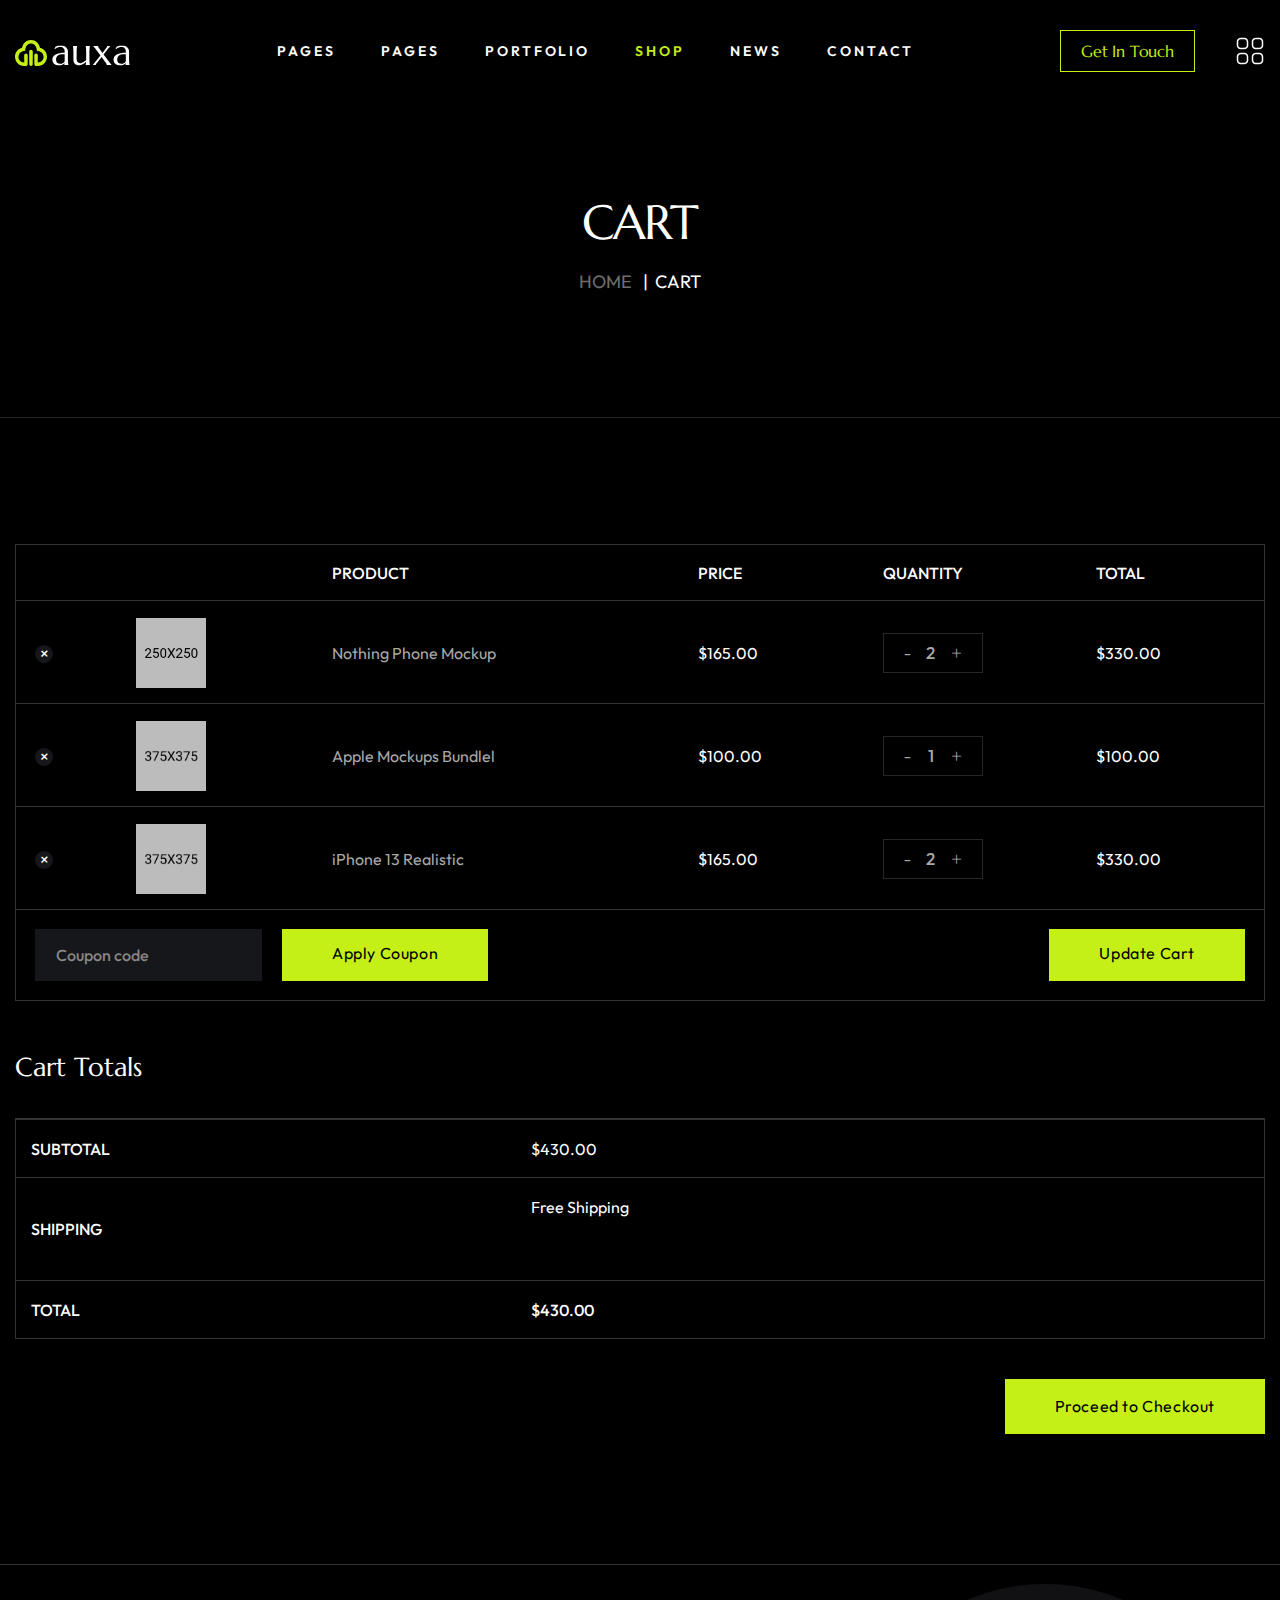
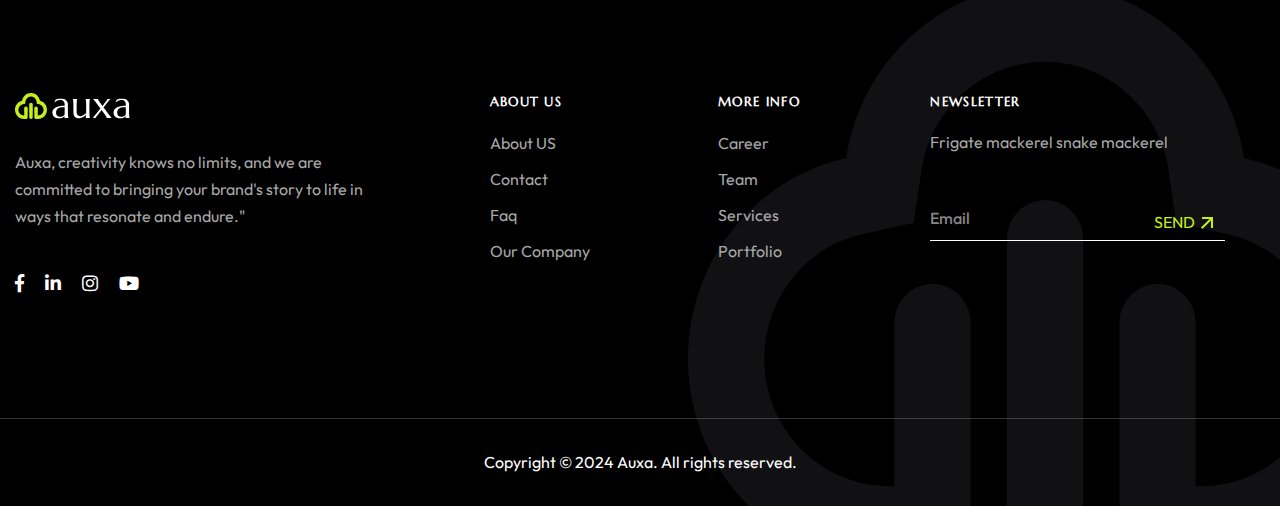
<file: cart.html>
<!doctype html>
<html lang="zxx">

<head>

    <!--========= Required meta tags =========-->
    <meta charset="utf-8">
    <meta http-equiv="x-ua-compatible" content="ie=edge">
    <meta name="description" content="">
    <meta name="viewport" content="width=device-width, initial-scale=1, shrink-to-fit=no">

    <title>Auxa - Digital Studio and Agency HTML Template</title>

    <link rel="shortcut icon" href="assets/img/favicon.png" type="images/x-icon"/>

    <!-- css include -->
    <link rel="stylesheet" href="assets/css/bootstrap.min.css">
    <link rel="stylesheet" href="assets/css/fontawesome.css">
    <link rel="stylesheet" href="assets/css/animate.css">
    <link rel="stylesheet" href="assets/css/swiper.min.css">
    <link rel="stylesheet" href="assets/css/odometer.css">
    <link rel="stylesheet" href="assets/css/imageRevealHover.css">
    <link rel="stylesheet" href="assets/css/jquery-ui.min.css">
    <link rel="stylesheet" href="assets/css/magnific-popup.css">
    <link rel="stylesheet" href="assets/css/main.css">
</head>

<body>

<!-- backtotop - start -->
<div class="xb-backtotop">
    <a href="#" class="scroll">
        <i class="far fa-arrow-up"></i>
    </a>
</div>
<!-- backtotop - end -->

<!-- line start -->
<div id="xb-loadding" class="xb-loader"><div class="loading-spin"></div></div>
<!-- line end -->

<div class="body_wrap">

    <!-- header start -->
    <header id="xb-header-area" class="header-area header-style-four is-sticky">
        <div class="xb-header">
            <div class="container mxw_1785">
                <div class="header__wrap ul_li_between">
                    <div class="header-logo">
                        <a href="index.html"><img src="assets/img/logo/logo.svg" alt=""></a>
                    </div>
                    <div class="main-menu__wrap ul_li navbar navbar-expand-lg">
                        <nav class="main-menu collapse navbar-collapse">
                            <ul>
                                <li class="menu-item-has-children">
                                    <a href="#!"><span>Pages</span></a>
                                    <ul class="submenu">
                                        <li><a href="index.html"><span>Digital Marketing</span></a></li>
                                        <li><a href="home-2.html"><span>Branding Studio</span></a></li>
                                        <li><a href="home-3.html"><span>Digital Studio</span></a></li>
                                    </ul>
                                </li>
                                <li class="menu-item-has-children">
                                    <a href="#!"><span>Pages</span></a>
                                    <ul class="submenu">
                                        <li><a href="about.html"><span>About</span></a></li>
                                        <li><a href="service.html"><span>Services</span></a></li>
                                        <li><a href="service-single.html"><span>Service Details</span></a></li>
                                        <li><a href="team.html"><span>Team</span></a></li>
                                        <li><a href="team-single.html"><span>Team Details</span></a></li>
                                        <li><a href="career.html"><span>Career</span></a></li>
                                        <li><a href="career-single.html"><span>Career Details</span></a></li>
                                        <li><a href="faq.html"><span>FAQ</span></a></li>
                                    </ul>
                                </li>
                                <li class="menu-item-has-children">
                                    <a href="#!"><span>Portfolio</span></a>
                                    <ul class="submenu">
                                        <li><a href="project.html"><span>Portfolio</span></a></li>
                                        <li><a href="project-single.html"><span>Portfolio Details</span></a></li>
                                    </ul>
                                </li>
                                <li class="menu-item-has-children active">
                                    <a href="#!"><span>Shop</span></a>
                                    <ul class="submenu">
                                        <li><a href="shop.html"><span>Products</span></a></li>
                                        <li><a href="shop-single.html"><span>Single Product</span></a></li>
                                        <li class="active"><a href="cart.html"><span>Cart</span></a></li>
                                        <li><a href="checkout.html"><span>Checkout</span></a></li>
                                    </ul>
                                </li>
                                <li class="menu-item-has-children">
                                    <a href="#!"><span>News</span></a>
                                    <ul class="submenu">
                                        <li><a href="blog.html"><span>News</span></a></li>
                                        <li><a href="blog-single.html"><span>News Details</span></a></li>
                                    </ul>
                                </li>
                                <li>
                                    <a href="contact.html"><span>Contact</span></a>
                                </li>
                            </ul>
                        </nav>
                        <div class="xb-header-wrap">
                            <div class="xb-header-menu">
                                <div class="xb-header-menu-scroll">
                                    <div class="xb-menu-close xb-hide-xl xb-close"></div>
                                    <div class="xb-logo-mobile xb-hide-xl">
                                        <a href="index.html" rel="home"><img src="assets/img/logo/logo.svg" alt=""></a></div>
                                    <div class="xb-header-mobile-search xb-hide-xl">
                                        <form role="search" action="#">
                                            <input type="text" placeholder="Search..." name="s" class="search-field">
                                        </form>
                                    </div>
                                    <nav class="xb-header-nav">
                                        <ul class="xb-menu-primary clearfix">
                                            <li class="menu-item menu-item-has-children">
                                                <a href="#"><span>Home</span></a>
                                                <ul class="sub-menu">
                                                    <li><a href="index.html"><span>Digital Marketing</span></a></li>
                                                    <li><a href="home-2.html"><span>Branding Studio</span></a></li>
                                                    <li><a href="home-3.html"><span>Digital Studio</span></a></li>
                                                </ul>
                                            </li>
                                            <li class="menu-item menu-item-has-children">
                                                <a href="#"><span>Pages</span></a>
                                                <ul class="sub-menu">
                                                    <li><a href="about.html"><span>About</span></a></li>
                                                    <li><a href="service.html"><span>Services</span></a></li>
                                                    <li><a href="service-single.html"><span>Service Details</span></a></li>
                                                    <li><a href="team.html"><span>Team</span></a></li>
                                                    <li><a href="team-single.html"><span>Team Details</span></a></li>
                                                    <li><a href="career.html"><span>Career</span></a></li>
                                                    <li><a href="career-single.html"><span>Career Details</span></a></li>
                                                    <li><a href="faq.html"><span>FAQ</span></a></li>
                                                </ul>
                                            </li>
                                            <li class="menu-item menu-item-has-children">
                                                <a href="portfolio.html"><span>Portfolio</span></a>
                                                <ul class="sub-menu">
                                                    <li><a href="project.html"><span>Portfolio</span></a></li>
                                                    <li><a href="project-single.html"><span>Portfolio Details</span></a></li>
                                                </ul>
                                            </li>
                                            <li class="menu-item menu-item-has-children">
                                                <a href="shop.html"><span>Shop</span></a>
                                                <ul class="sub-menu">
                                                    <li><a href="shop.html"><span>Products</span></a></li>
                                                    <li><a href="shop-single.html"><span>Single Product</span></a></li>
                                                    <li><a href="cart.html"><span>Cart</span></a></li>
                                                    <li><a href="checkout.html"><span>Checkout</span></a></li>
                                                </ul>
                                            </li>
                                            <li class="menu-item menu-item-has-children">
                                                <a href="blog.html"><span>News</span></a>
                                                <ul class="sub-menu">
                                                    <li><a href="blog.html"><span>News</span></a></li>
                                                    <li><a href="blog-single.html"><span>News Details</span></a></li>
                                                </ul>
                                            </li>
                                            <li class="menu-item"><a href="contact.html"><span>Contact</span></a></li>
                                        </ul>
                                    </nav>
                                </div>
                            </div>
                            <div class="xb-header-menu-backdrop"></div>
                        </div>
                    </div>
                    <div class="ul_li">
                        <div class="xb-header_btn d-none d-lg-block">
                            <a href="contact.html">Get In Touch</a>
                        </div>
                        <div class="side-menu-4 d-none d-lg-block">
                            <a href="javascript:void(0);" class="burger-menu">
                                <img src="assets/img/digital-marketing/icon/menu01.png" alt="">
                            </a>
                        </div>
                    </div>
                    <div class="header-bar-mobile side-menu d-lg-none">
                        <a class="xb-nav-mobile" href="javascript:void(0);"><img src="assets/img/digital-marketing/icon/menu01.png" alt=""></a>
                    </div>
                </div>
            </div>
        </div>
    </header>
    <!-- header end -->

    <!-- overlay menu start -->
    <div class="overlay-menu">
        <div class="close">
            <div class="xb-close"></div>
        </div>
        <div class="row overlay-wrap">
            <div class="col-xl-8 col-md-7 left-area">
                <nav>
                    <ul>
                        <li class="menu-item-has-children">
                            <a href="#">Home</a>
                            <ul class="sub">
                                <li><a href="index.html"><span>Digital Marketing</span></a></li>
                                <li><a href="home-2.html"><span>Digital Studio</span></a></li>
                                <li><a href="home-3.html"><span>Branding</span></a></li>
                            </ul>
                        </li>
                        <li class="menu-item-has-children">
                            <a href="#">Pages</a>
                            <ul class="sub">
                                <li><a href="about.html"><span>About</span></a></li>
                                <li><a href="service.html"><span>Services</span></a></li>
                                <li><a href="service-single.html"><span>Service Details</span></a></li>
                                <li><a href="team.html"><span>Team</span></a></li>
                                <li><a href="team-single.html"><span>Team Details</span></a></li>
                                <li><a href="career.html"><span>Career</span></a></li>
                                <li><a href="career-single.html"><span>Career Details</span></a></li>
                                <li><a href="faq.html"><span>FAQ</span></a></li>
                            </ul>
                        </li>
                        <li class="menu-item-has-children">
                            <a href="#">Portfolio</a>
                            <ul class="sub">
                                <li><a href="project.html"><span>Portfolio</span></a></li>
                                <li><a href="project-single.html"><span>Portfolio Details</span></a></li>
                            </ul>
                        </li>
                        <li class="menu-item-has-children"><a href="#">Shop</a>
                            <ul class="sub">
                                <li><a href="shop.html"><span>Products</span></a></li>
                                <li><a href="shop-single.html"><span>Single Product</span></a></li>
                                <li class="current-menu-item"><a href="cart.html"><span>Cart</span></a></li>
                                <li><a href="checkout.html"><span>Checkout</span></a></li>
                            </ul>
                        </li>
                        <li class="menu-item-has-children"><a href="#">News</a>
                            <ul class="sub">
                                <li><a href="blog.html"><span>News</span></a></li>
                                <li><a href="blog-single.html"><span>News Details</span></a></li>
                            </ul>
                        </li>
                        <li><a href="contact.html">Contact</a></li>
                    </ul> 
                </nav> 
            </div>
            <div class="col-xl-4 col-md-5 right-area">
                <ul>
                    <li><span class="title">Brief us</span></li>
                    <li><a href="mailto:hello@auxa.com" target="_blank">hello@auxa.com</a></li>
                    <li><a href="tel:53325356623" target="_blank">Tel. +53 325 356 623</a></li>
                </ul>
                <ul>
                    <li><span class="title">Our Office</span></li>
                    <li><p>72 Oceanview Drive Los Angeles, <br> CA 90045 USA</p></li>
                </ul>
                <ul>
                    <li><span class="title">Follow us</span></li>
                    <li>
                        <ul class="social-links">
                            <li><a href="#" target="_blank">Behance</a></li>
                            <li><a href="#" target="_blank">Dribbble</a></li>
                            <li><a href="#" target="_blank">Instagram</a></li>
                        </ul>
                    </li>
                </ul>
            </div>
        </div>
    </div>
    <!-- overlay menu end -->

    <!-- main area start  -->
    <main>
        <!-- breadcrumb start  -->
        <section class="breadcrumb pt-90 pb-120">
            <div class="container">
                <div class="breadcrumb__content text-center">
                    <h2 class="breadcrumb__title">Cart</h2>
                    <ul class="breadcrumb__list">
                        <li class="breadcrumb-item"><a href="index.html">Home</a></li>
                        <li class="breadcrumb-item">Cart</li>
                    </ul>
                </div>
            </div>
        </section>
        <!-- breadcrumb end  -->

        <!-- cart start -->
        <section class="cart-section woocommerce-cart pt-110 pb-130">
            <div class="container">
                <div class="row">
                    <div class="col col-xs-12">
                        <div class="woocommerce">
                            <form action="/" method="post">
                                <table class="shop_table shop_table_responsive cart">
                                    <thead>
                                        <tr>
                                            <th class="product-remove">&nbsp;</th>
                                            <th class="product-thumbnail">&nbsp;</th>
                                            <th class="product-name">Product</th>
                                            <th class="product-price">Price</th>
                                            <th class="product-quantity">Quantity</th>
                                            <th class="product-subtotal">Total</th>
                                        </tr>
                                    </thead>
                                    <tbody>
                                        <tr class="cart_single">
                                            <td class="product-remove">
                                                <a href="#!" class="remove" title="Remove this item"
                                                    data-product_id="8" data-product_sku="my name is">&times;</a>
                                            </td>
                                            <td class="product-thumbnail">
                                                <a href="shop-single.html">
                                                    <img width="57" height="70" src="assets/img/shop/prd_01.jpg"
                                                        class="attachment-shop_thumbnail size-shop_thumbnail wp-post-image"
                                                        alt="#!" />
                                                </a>
                                            </td>
                                            <td class="product-name" data-title="Product">
                                                <a href="shop-single.html">Nothing Phone Mockup</a>
                                            </td>

                                            <td class="product-price" data-title="Price">
                                                <span class="woocommerce-Price-amount amount"><span
                                                        class="woocommerce-Price-currencySymbol">$</span>165.00</span>
                                            </td>
                                            <td class="product-quantity" data-title="Quantity">
                                                <div class="quantity">
                                                    <input type="number" step="1" min="0"
                                                        name="cart[c9f0f895fb98ab9159f51fd0297e236d][qty]" value="2"
                                                        title="Qty"
                                                        class="product-count input-text qty text product-count form-control" />
                                                </div>
                                            </td>
                                            <td class="product-subtotal" data-title="Total">
                                                <span class="woocommerce-Price-amount amount"><span
                                                        class="woocommerce-Price-currencySymbol">$</span>330.00</span>
                                            </td>
                                        </tr>
                                        <tr class="cart_single">
                                            <td class="product-remove">
                                                <a href="#!" class="remove" title="Remove this item"
                                                    data-product_id="21" data-product_sku="">&times;</a>
                                            </td>

                                            <td class="product-thumbnail">
                                                <a href="shop-single.html">
                                                    <img width="57" height="70" src="assets/img/shop/prd_02.jpg"
                                                        class="attachment-shop_thumbnail size-shop_thumbnail wp-post-image"
                                                        alt="#!" />
                                                </a>
                                            </td>

                                            <td class="product-name" data-title="Product">
                                                <a href="shop-single.html">Apple Mockups Bundlel</a>
                                            </td>

                                            <td class="product-price" data-title="Price">
                                                <span class="woocommerce-Price-amount amount"><span
                                                        class="woocommerce-Price-currencySymbol">$</span>100.00</span>
                                            </td>

                                            <td class="product-quantity" data-title="Quantity">
                                                <div class="quantity">
                                                    <input type="number" step="1" min="0"
                                                        name="cart[1FjMjtzom8sQqT4RxQCTwt8xSZ8N4UKdE5][qty]"
                                                        value="1" title="Qty"
                                                        class="product-count input-text qty text" />
                                                </div>
                                            </td>

                                            <td class="product-subtotal" data-title="Total">
                                                <span class="woocommerce-Price-amount amount"><span
                                                        class="woocommerce-Price-currencySymbol">$</span>100.00</span>
                                            </td>
                                        </tr>
                                        <tr class="cart_single">
                                            <td class="product-remove">
                                                <a href="#!" class="remove" title="Remove this item"
                                                    data-product_id="8" data-product_sku="my name is">&times;</a>
                                            </td>
                                            <td class="product-thumbnail">
                                                <a href="shop-single.html">
                                                    <img width="57" height="70" src="assets/img/shop/prd_03.jpg"
                                                        class="attachment-shop_thumbnail size-shop_thumbnail wp-post-image"
                                                        alt="#!" />
                                                </a>
                                            </td>
                                            <td class="product-name" data-title="Product">
                                                <a href="shop-single.html">iPhone 13 Realistic</a>
                                            </td>

                                            <td class="product-price" data-title="Price">
                                                <span class="woocommerce-Price-amount amount"><span
                                                        class="woocommerce-Price-currencySymbol">$</span>165.00</span>
                                            </td>
                                            <td class="product-quantity" data-title="Quantity">
                                                <div class="quantity">
                                                    <input type="number" step="1" min="0"
                                                        name="cart[c9f0f895fb98ab9159f51fd0297e236d][qty]" value="2"
                                                        title="Qty"
                                                        class="product-count input-text qty text product-count form-control" />
                                                </div>
                                            </td>
                                            <td class="product-subtotal" data-title="Total">
                                                <span class="woocommerce-Price-amount amount"><span
                                                        class="woocommerce-Price-currencySymbol">$</span>330.00</span>
                                            </td>
                                        </tr>
                                        <tr>
                                            <td colspan="6" class="actions">
                                                <div class="coupon">
                                                    <label for="coupon_code">Coupon:</label>
                                                    <input type="text" name="coupon_code" class="input-text"
                                                        id="coupon_code" value="" placeholder="Coupon code" />
                                                    <button class="xb-btn" type="submit">Apply Coupon
                                                    </button>
                                                </div>

                                                <button class="xb-btn" type="submit">Update Cart
                                                </button>

                                                <input type="hidden" id="_wpnonce" name="_wpnonce"
                                                    value="918724a9c2" />
                                                <input type="hidden" name="_wp_http_referer"
                                                    value="/wp/?page_id=5" />
                                            </td>
                                        </tr>
                                    </tbody>
                                </table>
                            </form>

                            <div class="cart-collaterals">
                                <div class="cart_totals calculated_shipping">
                                    <h2>Cart Totals</h2>
                                    <table class="shop_table shop_table_responsive">
                                        <tr class="cart-subtotal">
                                            <th>Subtotal</th>
                                            <td data-title="Subtotal"><span class="woocommerce-Price-amount amount">
                                                    <span
                                                        class="woocommerce-Price-currencySymbol">$</span>430.00</span>
                                            </td>
                                        </tr>
                                        <tr class="shipping">
                                            <th>Shipping</th>
                                            <td data-title="Shipping">
                                                Free Shipping
                                                <input type="hidden" name="shipping_method[0]" data-index="0"
                                                    id="shipping_method_0" value="free_shipping:1"
                                                    class="shipping_method" />
                                                <form class="woocommerce-shipping-calculator"
                                                    action="http://localhost/wp/?page_id=5" method="post">
                                                    <p><a href="#!" class="shipping-calculator-button">Calculate
                                                            Shipping</a></p>
                                                    <section class="shipping-calculator-form" style="display:none;">
                                                        <h2 class="hidden">Cart total</h2>
                                                        <p class="form-row form-row-wide"
                                                            id="calc_shipping_country_field">
                                                            <select name="calc_shipping_country"
                                                                id="calc_shipping_country" class="country_to_state"
                                                                rel="calc_shipping_state">
                                                                <option value="">Select a country&hellip;</option>
                                                                <option value="AX" selected='selected'>&#197;land
                                                                    Islands</option>
                                                                <option value="AF">Afghanistan</option>
                                                                <option value="AL">Albania</option>
                                                                <option value="DZ">Algeria</option>
                                                                <option value="AS">American Samoa</option>
                                                                <option value="AD">Andorra</option>
                                                                <option value="AO">Angola</option>
                                                                <option value="AI">Anguilla</option>
                                                                <option value="AQ">Antarctica</option>
                                                                <option value="AG">Antigua and Barbuda</option>
                                                                <option value="AR">Argentina</option>
                                                                <option value="AM">Armenia</option>
                                                                <option value="AW">Aruba</option>
                                                                <option value="AU">Australia</option>
                                                                <option value="AT">Austria</option>
                                                                <option value="AZ">Azerbaijan</option>
                                                                <option value="BS">Bahamas</option>
                                                                <option value="BH">Bahrain</option>
                                                                <option value="BD">Bangladesh</option>
                                                                <option value="BB">Barbados</option>
                                                                <option value="BY">Belarus</option>
                                                                <option value="PW">Belau</option>
                                                                <option value="BE">Belgium</option>
                                                                <option value="BZ">Belize</option>
                                                                <option value="BJ">Benin</option>
                                                                <option value="BM">Bermuda</option>
                                                                <option value="BT">Bhutan</option>
                                                                <option value="BO">Bolivia</option>
                                                                <option value="BQ">Bonaire, Saint Eustatius and Saba
                                                                </option>
                                                                <option value="BA">Bosnia and Herzegovina</option>
                                                                <option value="BW">Botswana</option>
                                                                <option value="BV">Bouvet Island</option>
                                                                <option value="BR">Brazil</option>
                                                                <option value="IO">British Indian Ocean Territory
                                                                </option>
                                                                <option value="VG">British Virgin Islands</option>
                                                                <option value="BN">Brunei</option>
                                                                <option value="BG">Bulgaria</option>
                                                                <option value="BF">Burkina Faso</option>
                                                                <option value="BI">Burundi</option>
                                                                <option value="KH">Cambodia</option>
                                                                <option value="CM">Cameroon</option>
                                                                <option value="CA">Canada</option>
                                                                <option value="CV">Cape Verde</option>
                                                                <option value="KY">Cayman Islands</option>
                                                                <option value="CF">Central African Republic</option>
                                                                <option value="TD">Chad</option>
                                                                <option value="CL">Chile</option>
                                                                <option value="CN">China</option>
                                                                <option value="CX">Christmas Island</option>
                                                                <option value="CC">Cocos (Keeling) Islands</option>
                                                                <option value="CO">Colombia</option>
                                                                <option value="KM">Comoros</option>
                                                                <option value="CG">Congo (Brazzaville)</option>
                                                                <option value="CD">Congo (Kinshasa)</option>
                                                                <option value="CK">Cook Islands</option>
                                                                <option value="CR">Costa Rica</option>
                                                                <option value="HR">Croatia</option>
                                                                <option value="CU">Cuba</option>
                                                                <option value="CW">Cura&ccedil;ao</option>
                                                                <option value="CY">Cyprus</option>
                                                                <option value="CZ">Czech Republic</option>
                                                                <option value="DK">Denmark</option>
                                                                <option value="DJ">Djibouti</option>
                                                                <option value="DM">Dominica</option>
                                                                <option value="DO">Dominican Republic</option>
                                                                <option value="EC">Ecuador</option>
                                                                <option value="EG">Egypt</option>
                                                                <option value="SV">El Salvador</option>
                                                                <option value="GQ">Equatorial Guinea</option>
                                                                <option value="ER">Eritrea</option>
                                                                <option value="EE">Estonia</option>
                                                                <option value="ET">Ethiopia</option>
                                                                <option value="FK">Falkland Islands</option>
                                                                <option value="FO">Faroe Islands</option>
                                                                <option value="FJ">Fiji</option>
                                                                <option value="FI">Finland</option>
                                                                <option value="FR">France</option>
                                                                <option value="GF">French Guiana</option>
                                                                <option value="PF">French Polynesia</option>
                                                                <option value="TF">French Southern Territories
                                                                </option>
                                                                <option value="GA">Gabon</option>
                                                                <option value="GM">Gambia</option>
                                                                <option value="GE">Georgia</option>
                                                                <option value="DE">Germany</option>
                                                                <option value="GH">Ghana</option>
                                                                <option value="GI">Gibraltar</option>
                                                                <option value="GR">Greece</option>
                                                                <option value="GL">Greenland</option>
                                                                <option value="GD">Grenada</option>
                                                                <option value="GP">Guadeloupe</option>
                                                                <option value="GU">Guam</option>
                                                                <option value="GT">Guatemala</option>
                                                                <option value="GG">Guernsey</option>
                                                                <option value="GN">Guinea</option>
                                                                <option value="GW">Guinea-Bissau</option>
                                                                <option value="GY">Guyana</option>
                                                                <option value="HT">Haiti</option>
                                                                <option value="HM">Heard Island and McDonald Islands
                                                                </option>
                                                                <option value="HN">Honduras</option>
                                                                <option value="HK">Hong Kong</option>
                                                                <option value="HU">Hungary</option>
                                                                <option value="IS">Iceland</option>
                                                                <option value="IN">India</option>
                                                                <option value="ID">Indonesia</option>
                                                                <option value="IR">Iran</option>
                                                                <option value="IQ">Iraq</option>
                                                                <option value="IM">Isle of Man</option>
                                                                <option value="IL">Israel</option>
                                                                <option value="IT">Italy</option>
                                                                <option value="CI">Ivory Coast</option>
                                                                <option value="JM">Jamaica</option>
                                                                <option value="JP">Japan</option>
                                                                <option value="JE">Jersey</option>
                                                                <option value="JO">Jordan</option>
                                                                <option value="KZ">Kazakhstan</option>
                                                                <option value="KE">Kenya</option>
                                                                <option value="KI">Kiribati</option>
                                                                <option value="KW">Kuwait</option>
                                                                <option value="KG">Kyrgyzstan</option>
                                                                <option value="LA">Laos</option>
                                                                <option value="LV">Latvia</option>
                                                                <option value="LB">Lebanon</option>
                                                                <option value="LS">Lesotho</option>
                                                                <option value="LR">Liberia</option>
                                                                <option value="LY">Libya</option>
                                                                <option value="LI">Liechtenstein</option>
                                                                <option value="LT">Lithuania</option>
                                                                <option value="LU">Luxembourg</option>
                                                                <option value="MO">Macao S.A.R., China</option>
                                                                <option value="MK">Macedonia</option>
                                                                <option value="MG">Madagascar</option>
                                                                <option value="MW">Malawi</option>
                                                                <option value="MY">Malaysia</option>
                                                                <option value="MV">Maldives</option>
                                                                <option value="ML">Mali</option>
                                                                <option value="MT">Malta</option>
                                                                <option value="MH">Marshall Islands</option>
                                                                <option value="MQ">Martinique</option>
                                                                <option value="MR">Mauritania</option>
                                                                <option value="MU">Mauritius</option>
                                                                <option value="YT">Mayotte</option>
                                                                <option value="MX">Mexico</option>
                                                                <option value="FM">Micronesia</option>
                                                                <option value="MD">Moldova</option>
                                                                <option value="MC">Monaco</option>
                                                                <option value="MN">Mongolia</option>
                                                                <option value="ME">Montenegro</option>
                                                                <option value="MS">Montserrat</option>
                                                                <option value="MA">Morocco</option>
                                                                <option value="MZ">Mozambique</option>
                                                                <option value="MM">Myanmar</option>
                                                                <option value="NA">Namibia</option>
                                                                <option value="NR">Nauru</option>
                                                                <option value="NP">Nepal</option>
                                                                <option value="NL">Netherlands</option>
                                                                <option value="NC">New Caledonia</option>
                                                                <option value="NZ">New Zealand</option>
                                                                <option value="NI">Nicaragua</option>
                                                                <option value="NE">Niger</option>
                                                                <option value="NG">Nigeria</option>
                                                                <option value="NU">Niue</option>
                                                                <option value="NF">Norfolk Island</option>
                                                                <option value="KP">North Korea</option>
                                                                <option value="MP">Northern Mariana Islands</option>
                                                                <option value="NO">Norway</option>
                                                                <option value="OM">Oman</option>
                                                                <option value="PK">Pakistan</option>
                                                                <option value="PS">Palestinian Territory</option>
                                                                <option value="PA">Panama</option>
                                                                <option value="PG">Papua New Guinea</option>
                                                                <option value="PY">Paraguay</option>
                                                                <option value="PE">Peru</option>
                                                                <option value="PH">Philippines</option>
                                                                <option value="PN">Pitcairn</option>
                                                                <option value="PL">Poland</option>
                                                                <option value="PT">Portugal</option>
                                                                <option value="PR">Puerto Rico</option>
                                                                <option value="QA">Qatar</option>
                                                                <option value="IE">Republic of Ireland</option>
                                                                <option value="RE">Reunion</option>
                                                                <option value="RO">Romania</option>
                                                                <option value="RU">Russia</option>
                                                                <option value="RW">Rwanda</option>
                                                                <option value="ST">S&atilde;o Tom&eacute; and
                                                                    Pr&iacute;ncipe</option>
                                                                <option value="BL">Saint Barth&eacute;lemy</option>
                                                                <option value="SH">Saint Helena</option>
                                                                <option value="KN">Saint Kitts and Nevis</option>
                                                                <option value="LC">Saint Lucia</option>
                                                                <option value="SX">Saint Martin (Dutch part)
                                                                </option>
                                                                <option value="MF">Saint Martin (French part)
                                                                </option>
                                                                <option value="PM">Saint Pierre and Miquelon
                                                                </option>
                                                                <option value="VC">Saint Vincent and the Grenadines
                                                                </option>
                                                                <option value="WS">Samoa</option>
                                                                <option value="SM">San Marino</option>
                                                                <option value="SA">Saudi Arabia</option>
                                                                <option value="SN">Senegal</option>
                                                                <option value="RS">Serbia</option>
                                                                <option value="SC">Seychelles</option>
                                                                <option value="SL">Sierra Leone</option>
                                                                <option value="SG">Singapore</option>
                                                                <option value="SK">Slovakia</option>
                                                                <option value="SI">Slovenia</option>
                                                                <option value="SB">Solomon Islands</option>
                                                                <option value="SO">Somalia</option>
                                                                <option value="ZA">South Africa</option>
                                                                <option value="GS">South Georgia/Sandwich Islands
                                                                </option>
                                                                <option value="KR">South Korea</option>
                                                                <option value="SS">South Sudan</option>
                                                                <option value="ES">Spain</option>
                                                                <option value="LK">Sri Lanka</option>
                                                                <option value="SD">Sudan</option>
                                                                <option value="SR">Suriname</option>
                                                                <option value="SJ">Svalbard and Jan Mayen</option>
                                                                <option value="SZ">Swaziland</option>
                                                                <option value="SE">Sweden</option>
                                                                <option value="CH">Switzerland</option>
                                                                <option value="SY">Syria</option>
                                                                <option value="TW">Taiwan</option>
                                                                <option value="TJ">Tajikistan</option>
                                                                <option value="TZ">Tanzania</option>
                                                                <option value="TH">Thailand</option>
                                                                <option value="TL">Timor-Leste</option>
                                                                <option value="TG">Togo</option>
                                                                <option value="TK">Tokelau</option>
                                                                <option value="TO">Tonga</option>
                                                                <option value="TT">Trinidad and Tobago</option>
                                                                <option value="TN">Tunisia</option>
                                                                <option value="TR">Turkey</option>
                                                                <option value="TM">Turkmenistan</option>
                                                                <option value="TC">Turks and Caicos Islands</option>
                                                                <option value="TV">Tuvalu</option>
                                                                <option value="UG">Uganda</option>
                                                                <option value="UA">Ukraine</option>
                                                                <option value="AE">United Arab Emirates</option>
                                                                <option value="GB">United Kingdom (UK)</option>
                                                                <option value="US">United States (US)</option>
                                                                <option value="UM">United States (US) Minor Outlying
                                                                    Islands</option>
                                                                <option value="VI">United States (US) Virgin Islands
                                                                </option>
                                                                <option value="UY">Uruguay</option>
                                                                <option value="UZ">Uzbekistan</option>
                                                                <option value="VU">Vanuatu</option>
                                                                <option value="VA">Vatican</option>
                                                                <option value="VE">Venezuela</option>
                                                                <option value="VN">Vietnam</option>
                                                                <option value="WF">Wallis and Futuna</option>
                                                                <option value="EH">Western Sahara</option>
                                                                <option value="YE">Yemen</option>
                                                                <option value="ZM">Zambia</option>
                                                                <option value="ZW">Zimbabwe</option>
                                                            </select>
                                                        </p>
                                                        <p class="form-row form-row-wide"
                                                            id="calc_shipping_state_field">
                                                            <input type="hidden" name="calc_shipping_state"
                                                                id="calc_shipping_state" />
                                                        </p>
                                                        <p class="form-row form-row-wide"
                                                            id="calc_shipping_postcode_field">
                                                            <input type="text" class="input-text" value=""
                                                                placeholder="Postcode / ZIP"
                                                                name="calc_shipping_postcode"
                                                                id="calc_shipping_postcode" />
                                                        </p>
                                                        <p>
                                                            <button type="submit" name="calc_shipping" value="1"
                                                                class="button">Update Totals</button>
                                                        </p>
                                                        <input type="hidden" id="_wpnonced" name="_wpnonce"
                                                            value="918724a9c2" />
                                                        <input type="hidden" name="_wp_http_referer"
                                                            value="/wp/?page_id=5" />
                                                    </section>
                                                </form>
                                            </td>
                                        </tr>

                                        <tr class="order-total">
                                            <th>Total</th>
                                            <td data-title="Total"><strong><span
                                                        class="woocommerce-Price-amount amount"><span
                                                            class="woocommerce-Price-currencySymbol">$</span>430.00</span></strong>
                                            </td>
                                        </tr>
                                    </table>

                                    <div class="wc-proceed-to-checkout">
                                        <a href="checkout.html" class="checkout-button xb-btn">Proceed to Checkout</a>
                                    </div>
                                </div>
                            </div>
                        </div>
                    </div>
                </div>
            </div>
        </section>
        <!-- cart end -->

    </main>
    <!-- main area end  -->

    <!-- footer start -->
    <footer class="dm-footer pos-rel">
        <div class="dm-footer-line pt-125 pb-120">
            <div class="container">
                <div class="row mt-none-40">
                    <div class="col-lg-4 col-md-6 footer-col mt-40">
                        <div class="footer-widget">
                            <div class="footer-logo mb-30">
                                <a href="index.html"><img src="assets/img/logo/logo.svg" alt=""></a>
                            </div>
                            <p>Auxa, creativity knows no limits, and we are <br> committed to bringing your brand's story to life in <br> ways that resonate and endure."</p>
                            <ul class="social-list ul_li mt-40">
                                <li><a href="#!"><i class="fab fa-facebook-f"></i></a></li>
                                <li><a href="#!"><i class="fab fa-linkedin-in"></i></a></li>
                                <li><a href="#!"><i class="fab fa-instagram"></i></a></li>
                                <li><a href="#!"><i class="fab fa-youtube"></i></a></li>
                            </ul>
                        </div>
                    </div>
                    <div class="col-lg-3 col-md-6 footer-col mt-40">
                        <div class="footer-widget">
                            <h3 class="widget-title">About US</h3>
                            <ul class="footer-links">
                                <li><a href="#!">About US</a></li>
                                <li><a href="#!">Contact</a></li>
                                <li><a href="#!">Faq</a></li>
                                <li><a href="#!">Our Company</a></li>
                            </ul>
                        </div>
                    </div>
                    <div class="col-lg-2 col-md-6 footer-col mt-40">
                        <div class="footer-widget">
                            <h3 class="widget-title">MORE INFO</h3>
                            <ul class="footer-links">
                                <li><a href="#!">Career</a></li>
                                <li><a href="#!">Team</a></li>
                                <li><a href="#!">Services</a></li>
                                <li><a href="#!">Portfolio</a></li>
                            </ul>
                        </div>
                    </div>
                    <div class="col-lg-3 col-md-6 footer-col mt-40">
                        <div class="footer-widget">
                            <h3 class="widget-title">Newsletter</h3>
                            <p>Frigate mackerel snake mackerel</p>
                            <form class="footer-newsletter mt-40" action="#">
                                <input type="text" placeholder="Email">
                                <button>Send <img src="assets/img/icon/arrow-right3.svg" alt=""></button>
                            </form>
                        </div>
                    </div>
                </div>
            </div>
        </div>
        <div class="container">
            <div class="footer-copyright text-center">
                Copyright © 2024 Auxa. All rights reserved.
            </div>
        </div>
        <div class="dm-footer-bg_icon">
            <img src="assets/img/digital-marketing/icon/dm-footer.png" alt="">
        </div>
    </footer>
    <!-- footer start -->

</div>

<!-- jquery include -->
<script src="assets/js/jquery-3.7.1.min.js"></script>
<script src="assets/js/bootstrap.bundle.min.js"></script>
<script src="assets/js/swiper.min.js"></script>
<script src="assets/js/wow.min.js"></script>
<script src="assets/js/gsap.min.js"></script>
<script src="assets/js/ScrollSmoother.min.js"></script>
<script src="assets/js/ScrollTrigger.min.js"></script>
<script src="assets/js/SplitText.min.js"></script>
<script src="assets/js/appear.js"></script>
<script src="assets/js/odometer.min.js"></script>
<script src="assets/js/imagesloaded.pkgd.min.js"></script>
<script src="assets/js/jquery.marquee.min.js"></script>
<script src="assets/js/isotope.pkgd.min.js"></script>
<script src="assets/js/jquery.magnific-popup.min.js"></script>
<script src="assets/js/touchspin.js"></script>
<script src="assets/js/jquery-ui.min.js"></script>
<script src="assets/js/imageRevealHover.js"></script>
<script src="assets/js/TweenMax.min.js"></script>
<script src="assets/js/easing.min.js"></script>
<script src="assets/js/scrollspy.js"></script>
<script src="assets/js/ukiyo.min.js"></script>
<script src="assets/js/lenis.js"></script>
<script src="assets/js/matter.js"></script>
<script src="assets/js/throwable.js"></script>
<script src="assets/js/main.js"></script>


</body>

</html>
</file>
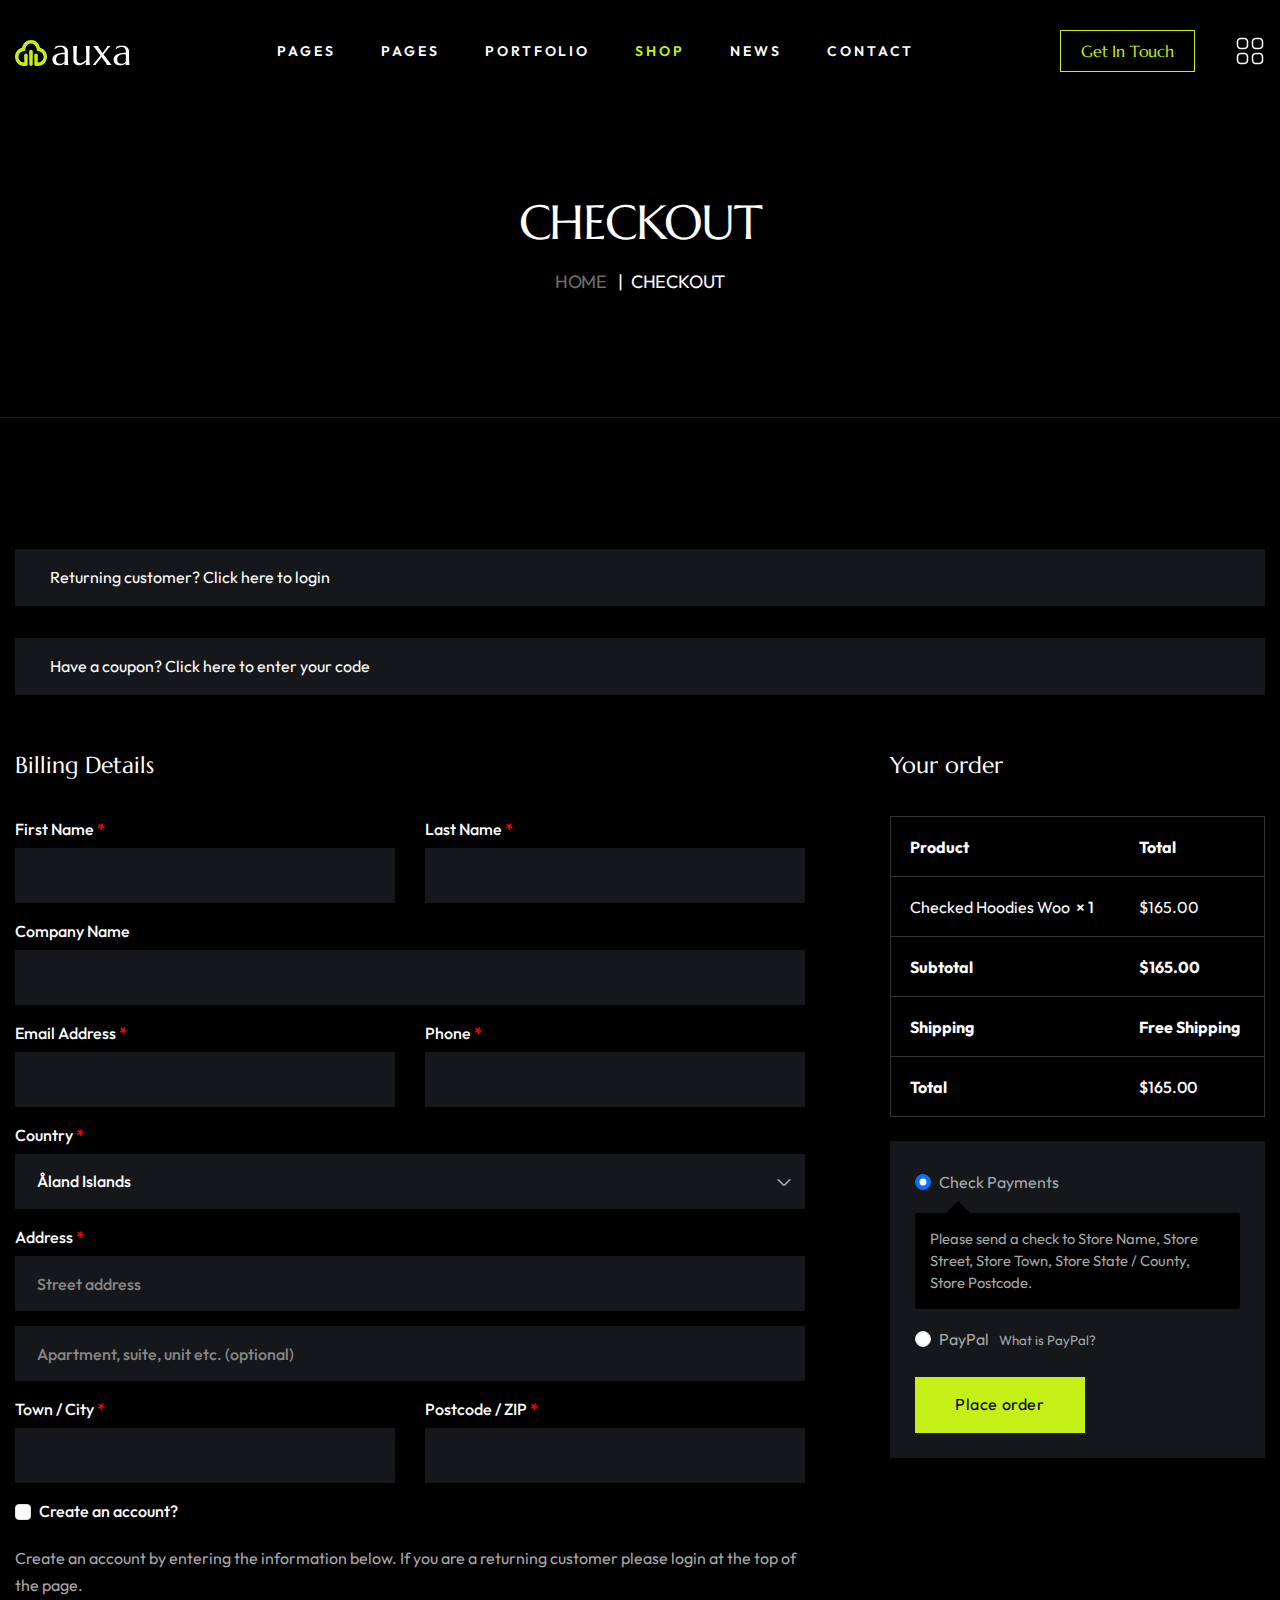
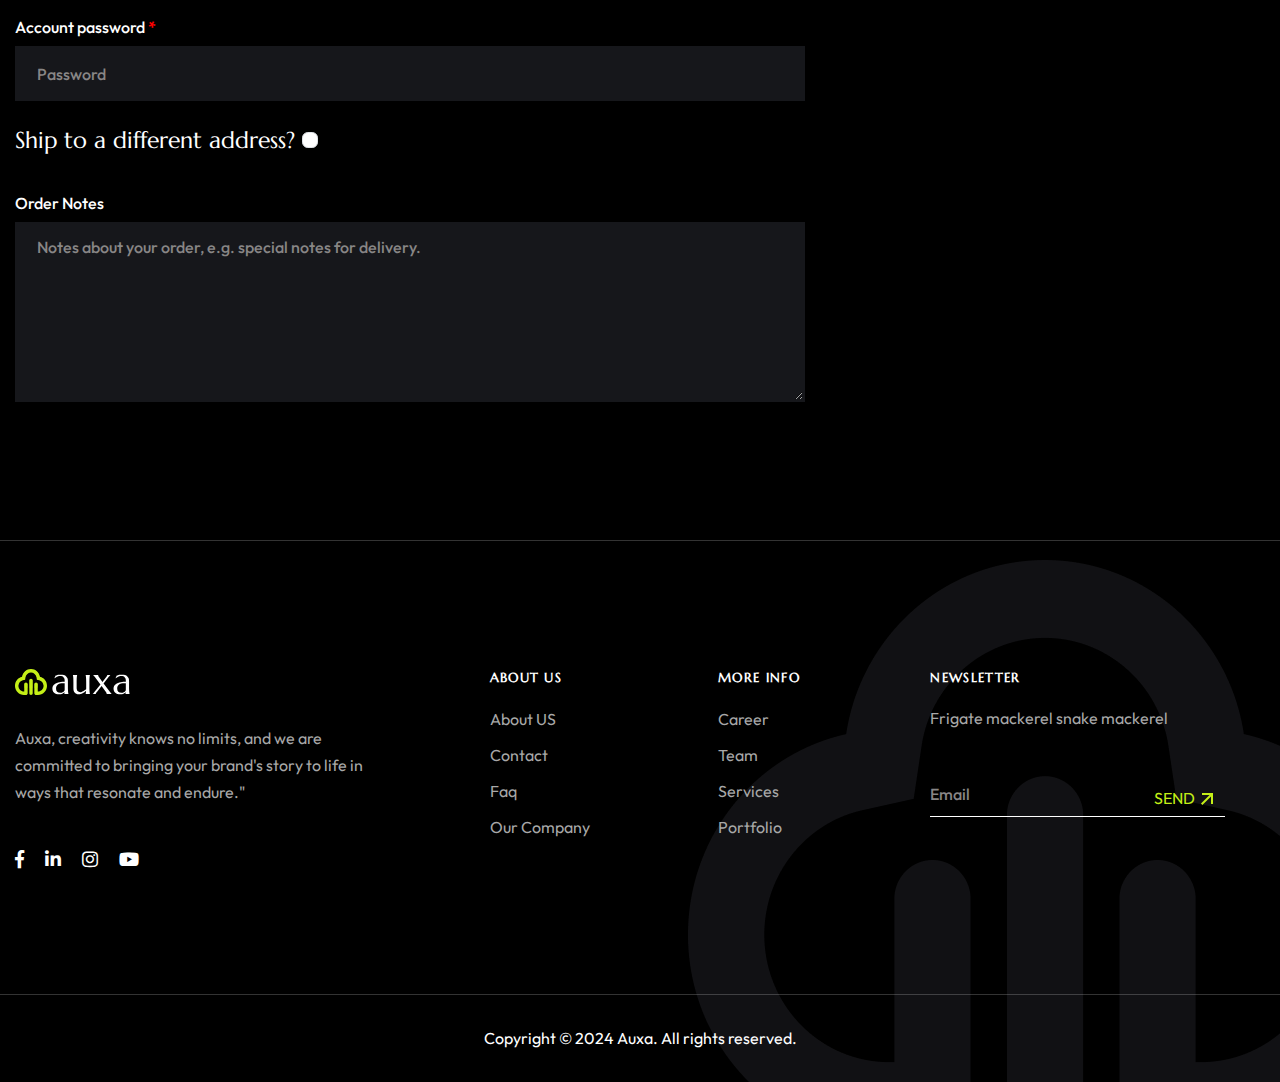
<file: checkout.html>
<!doctype html>
<html lang="zxx">

<head>

    <!--========= Required meta tags =========-->
    <meta charset="utf-8">
    <meta http-equiv="x-ua-compatible" content="ie=edge">
    <meta name="description" content="">
    <meta name="viewport" content="width=device-width, initial-scale=1, shrink-to-fit=no">

    <title>Auxa - Digital Studio and Agency HTML Template</title>

    <link rel="shortcut icon" href="assets/img/favicon.png" type="images/x-icon"/>

    <!-- css include -->
    <link rel="stylesheet" href="assets/css/bootstrap.min.css">
    <link rel="stylesheet" href="assets/css/fontawesome.css">
    <link rel="stylesheet" href="assets/css/animate.css">
    <link rel="stylesheet" href="assets/css/swiper.min.css">
    <link rel="stylesheet" href="assets/css/odometer.css">
    <link rel="stylesheet" href="assets/css/imageRevealHover.css">
    <link rel="stylesheet" href="assets/css/jquery-ui.min.css">
    <link rel="stylesheet" href="assets/css/magnific-popup.css">
    <link rel="stylesheet" href="assets/css/main.css">
</head>

<body>

<!-- backtotop - start -->
<div class="xb-backtotop">
    <a href="#" class="scroll">
        <i class="far fa-arrow-up"></i>
    </a>
</div>
<!-- backtotop - end -->

<!-- preloader start -->
<div id="xb-loadding" class="xb-loader"><div class="loading-spin"></div></div>
<!-- preloader end -->

<div class="body_wrap">

    <!-- header start -->
    <header id="xb-header-area" class="header-area header-style-four is-sticky">
        <div class="xb-header">
            <div class="container mxw_1785">
                <div class="header__wrap ul_li_between">
                    <div class="header-logo">
                        <a href="index.html"><img src="assets/img/logo/logo.svg" alt=""></a>
                    </div>
                    <div class="main-menu__wrap ul_li navbar navbar-expand-lg">
                        <nav class="main-menu collapse navbar-collapse">
                            <ul>
                                <li class="menu-item-has-children">
                                    <a href="#!"><span>Pages</span></a>
                                    <ul class="submenu">
                                        <li><a href="index.html"><span>Digital Marketing</span></a></li>
                                        <li><a href="home-2.html"><span>Branding Studio</span></a></li>
                                        <li><a href="home-3.html"><span>Digital Studio</span></a></li>
                                    </ul>
                                </li>
                                <li class="menu-item-has-children">
                                    <a href="#!"><span>Pages</span></a>
                                    <ul class="submenu">
                                        <li><a href="about.html"><span>About</span></a></li>
                                        <li><a href="service.html"><span>Services</span></a></li>
                                        <li><a href="service-single.html"><span>Service Details</span></a></li>
                                        <li><a href="team.html"><span>Team</span></a></li>
                                        <li><a href="team-single.html"><span>Team Details</span></a></li>
                                        <li><a href="career.html"><span>Career</span></a></li>
                                        <li><a href="career-single.html"><span>Career Details</span></a></li>
                                        <li><a href="faq.html"><span>FAQ</span></a></li>
                                    </ul>
                                </li>
                                <li class="menu-item-has-children">
                                    <a href="#!"><span>Portfolio</span></a>
                                    <ul class="submenu">
                                        <li><a href="project.html"><span>Portfolio</span></a></li>
                                        <li><a href="project-single.html"><span>Portfolio Details</span></a></li>
                                    </ul>
                                </li>
                                <li class="menu-item-has-children active">
                                    <a href="#!"><span>Shop</span></a>
                                    <ul class="submenu">
                                        <li><a href="shop.html"><span>Products</span></a></li>
                                        <li><a href="shop-single.html"><span>Single Product</span></a></li>
                                        <li><a href="cart.html"><span>Cart</span></a></li>
                                        <li class="active"><a href="checkout.html"><span>Checkout</span></a></li>
                                    </ul>
                                </li>
                                <li class="menu-item-has-children">
                                    <a href="#!"><span>News</span></a>
                                    <ul class="submenu">
                                        <li><a href="blog.html"><span>News</span></a></li>
                                        <li><a href="blog-single.html"><span>News Details</span></a></li>
                                    </ul>
                                </li>
                                <li>
                                    <a href="contact.html"><span>Contact</span></a>
                                </li>
                            </ul>
                        </nav>
                        <div class="xb-header-wrap">
                            <div class="xb-header-menu">
                                <div class="xb-header-menu-scroll">
                                    <div class="xb-menu-close xb-hide-xl xb-close"></div>
                                    <div class="xb-logo-mobile xb-hide-xl">
                                        <a href="index.html" rel="home"><img src="assets/img/logo/logo.svg" alt=""></a></div>
                                    <div class="xb-header-mobile-search xb-hide-xl">
                                        <form role="search" action="#">
                                            <input type="text" placeholder="Search..." name="s" class="search-field">
                                        </form>
                                    </div>
                                    <nav class="xb-header-nav">
                                        <ul class="xb-menu-primary clearfix">
                                            <li class="menu-item menu-item-has-children">
                                                <a href="#"><span>Home</span></a>
                                                <ul class="sub-menu">
                                                    <li><a href="index.html"><span>Digital Marketing</span></a></li>
                                                    <li><a href="home-2.html"><span>Branding Studio</span></a></li>
                                                    <li><a href="home-3.html"><span>Digital Studio</span></a></li>
                                                </ul>
                                            </li>
                                            <li class="menu-item menu-item-has-children">
                                                <a href="#"><span>Pages</span></a>
                                                <ul class="sub-menu">
                                                    <li><a href="about.html"><span>About</span></a></li>
                                                    <li><a href="service.html"><span>Services</span></a></li>
                                                    <li><a href="service-single.html"><span>Service Details</span></a></li>
                                                    <li><a href="team.html"><span>Team</span></a></li>
                                                    <li><a href="team-single.html"><span>Team Details</span></a></li>
                                                    <li><a href="career.html"><span>Career</span></a></li>
                                                    <li><a href="career-single.html"><span>Career Details</span></a></li>
                                                    <li><a href="faq.html"><span>FAQ</span></a></li>
                                                </ul>
                                            </li>
                                            <li class="menu-item menu-item-has-children">
                                                <a href="portfolio.html"><span>Portfolio</span></a>
                                                <ul class="sub-menu">
                                                    <li><a href="project.html"><span>Portfolio</span></a></li>
                                                    <li><a href="project-single.html"><span>Portfolio Details</span></a></li>
                                                </ul>
                                            </li>
                                            <li class="menu-item menu-item-has-children">
                                                <a href="shop.html"><span>Shop</span></a>
                                                <ul class="sub-menu">
                                                    <li><a href="shop.html"><span>Products</span></a></li>
                                                    <li><a href="shop-single.html"><span>Single Product</span></a></li>
                                                    <li><a href="cart.html"><span>Cart</span></a></li>
                                                    <li><a href="checkout.html"><span>Checkout</span></a></li>
                                                </ul>
                                            </li>
                                            <li class="menu-item menu-item-has-children">
                                                <a href="blog.html"><span>News</span></a>
                                                <ul class="sub-menu">
                                                    <li><a href="blog.html"><span>News</span></a></li>
                                                    <li><a href="blog-single.html"><span>News Details</span></a></li>
                                                </ul>
                                            </li>
                                            <li class="menu-item"><a href="contact.html"><span>Contact</span></a></li>
                                        </ul>
                                    </nav>
                                </div>
                            </div>
                            <div class="xb-header-menu-backdrop"></div>
                        </div>
                    </div>
                    <div class="ul_li">
                        <div class="xb-header_btn d-none d-lg-block">
                            <a href="contact.html">Get In Touch</a>
                        </div>
                        <div class="side-menu-4 d-none d-lg-block">
                            <a href="javascript:void(0);" class="burger-menu">
                                <img src="assets/img/digital-marketing/icon/menu01.png" alt="">
                            </a>
                        </div>
                    </div>
                    <div class="header-bar-mobile side-menu d-lg-none">
                        <a class="xb-nav-mobile" href="javascript:void(0);"><img src="assets/img/digital-marketing/icon/menu01.png" alt=""></a>
                    </div>
                </div>
            </div>
        </div>
    </header>
    <!-- header end -->

    <!-- overlay menu start -->
    <div class="overlay-menu">
        <div class="close">
            <div class="xb-close"></div>
        </div>
        <div class="row overlay-wrap">
            <div class="col-xl-8 col-md-7 left-area">
                <nav>
                    <ul>
                        <li class="menu-item-has-children">
                            <a href="#">Home</a>
                            <ul class="sub">
                                <li><a href="index.html"><span>Digital Marketing</span></a></li>
                                <li><a href="home-2.html"><span>Digital Studio</span></a></li>
                                <li><a href="home-3.html"><span>Branding</span></a></li>
                            </ul>
                        </li>
                        <li class="menu-item-has-children">
                            <a href="#">Pages</a>
                            <ul class="sub">
                                <li><a href="about.html"><span>About</span></a></li>
                                <li><a href="service.html"><span>Services</span></a></li>
                                <li><a href="service-single.html"><span>Service Details</span></a></li>
                                <li><a href="team.html"><span>Team</span></a></li>
                                <li><a href="team-single.html"><span>Team Details</span></a></li>
                                <li><a href="career.html"><span>Career</span></a></li>
                                <li><a href="career-single.html"><span>Career Details</span></a></li>
                                <li><a href="faq.html"><span>FAQ</span></a></li>
                            </ul>
                        </li>
                        <li class="menu-item-has-children">
                            <a href="#">Portfolio</a>
                            <ul class="sub">
                                <li><a href="project.html"><span>Portfolio</span></a></li>
                                <li><a href="project-single.html"><span>Portfolio Details</span></a></li>
                            </ul>
                        </li>
                        <li class="menu-item-has-children"><a href="#">Shop</a>
                            <ul class="sub">
                                <li><a href="shop.html"><span>Products</span></a></li>
                                <li><a href="shop-single.html"><span>Single Product</span></a></li>
                                <li><a href="cart.html"><span>Cart</span></a></li>
                                <li class="current-menu-item"><a href="checkout.html"><span>Checkout</span></a></li>
                            </ul>
                        </li>
                        <li class="menu-item-has-children"><a href="#">News</a>
                            <ul class="sub">
                                <li><a href="blog.html"><span>News</span></a></li>
                                <li><a href="blog-single.html"><span>News Details</span></a></li>
                            </ul>
                        </li>
                        <li><a href="contact.html">Contact</a></li>
                    </ul> 
                </nav> 
            </div>
            <div class="col-xl-4 col-md-5 right-area">
                <ul>
                    <li><span class="title">Brief us</span></li>
                    <li><a href="mailto:hello@auxa.com" target="_blank">hello@auxa.com</a></li>
                    <li><a href="tel:53325356623" target="_blank">Tel. +53 325 356 623</a></li>
                </ul>
                <ul>
                    <li><span class="title">Our Office</span></li>
                    <li><p>72 Oceanview Drive Los Angeles, <br> CA 90045 USA</p></li>
                </ul>
                <ul>
                    <li><span class="title">Follow us</span></li>
                    <li>
                        <ul class="social-links">
                            <li><a href="#" target="_blank">Behance</a></li>
                            <li><a href="#" target="_blank">Dribbble</a></li>
                            <li><a href="#" target="_blank">Instagram</a></li>
                        </ul>
                    </li>
                </ul>
            </div>
        </div>
    </div>
    <!-- overlay menu end -->

    <!-- main area start  -->
    <main>
        <!-- breadcrumb start  -->
        <section class="breadcrumb pt-90 pb-120">
            <div class="container">
                <div class="breadcrumb__content text-center">
                    <h2 class="breadcrumb__title">Checkout</h2>
                    <ul class="breadcrumb__list">
                        <li class="breadcrumb-item"><a href="index.html">Home</a></li>
                        <li class="breadcrumb-item">Checkout</li>
                    </ul>
                </div>
            </div>
        </section>
        <!-- breadcrumb end  -->

        <!-- checkout start -->
        <section class="checkout-section pt-115 pb-130">
            <div class="container">
                <div class="row">
                    <div class="col col-xs-12">
                        <div class="woocommerce">
                            <div class="woocommerce-info">Returning customer? <a href="#!" class="showlogin">Click
                                    here to login</a></div>
                            <form method="post" class="login">
                                <p>If you have shopped with us before, please enter your details in the boxes below.
                                    If you are a new customer, please proceed to the Billing &amp; Shipping section.
                                </p>

                                <p class="form-row form-row-first">
                                    <label for="username">Username or email <span class="required">*</span></label>
                                    <input type="text" class="input-text" name="username" id="username" />
                                </p>
                                <p class="form-row form-row-last">
                                    <label for="password">Password <span class="required">*</span></label>
                                    <input class="input-text" type="password" name="password" id="password" />
                                </p>
                                <div class="clear"></div>

                                <p class="form-row">
                                    <input type="hidden" id="_wpnonce" name="_wpnonce" value="94dfaf2ac1" />
                                    <input type="hidden" name="_wp_http_referer" value="/wp/?page_id=6" />
                                    <input type="submit" class="xb-btn" name="login" value="Login" />
                                    <input type="hidden" name="redirect" value="http://localhost/wp/?page_id=6" />
                                    <label for="rememberme" class="inline">
                                        <input class="form-check-input" name="rememberme" type="checkbox" id="rememberme" value="forever" />
                                        Remember me </label>
                                </p>
                                <p class="lost_password">
                                    <a href="http://localhost/wp/?page_id=7&#038;lost-password">Lost your
                                        password?</a>
                                </p>

                                <div class="clear"></div>

                            </form>

                            <div class="woocommerce-info">Have a coupon? <a href="#!" class="showcoupon">Click here
                                    to enter your code</a></div>

                            <form class="checkout_coupon" method="post">
                                <p class="form-row form-row-first">
                                    <input type="text" name="coupon_code" class="input-text"
                                        placeholder="Coupon code" id="coupon_code" value="" />
                                </p>
                                <p class="form-row form-row-last">
                                    <input type="submit" class="xb-btn br-0" name="apply_coupon"
                                        value="Apply Coupon" />
                                </p>
                                <div class="clear"></div>
                            </form>

                            <form name="checkout" method="post" class="checkout woocommerce-checkout"
                                action="http://localhost/wp/?page_id=6" enctype="multipart/form-data">

                                <div class="col2-set" id="customer_details">
                                    <div class="coll-1">
                                        <div class="woocommerce-billing-fields">

                                            <h3>Billing Details</h3>

                                            <p class="form-row form-row form-row-first validate-required"
                                                id="billing_first_name_field">
                                                <label for="billing_first_name" class="">First Name <abbr
                                                        class="required" title="required">*</abbr></label>
                                                <input type="text" class="input-text " name="billing_first_name"
                                                    id="billing_first_name" placeholder="" autocomplete="given-name"
                                                    value="" />
                                            </p>

                                            <p class="form-row form-row form-row-last validate-required"
                                                id="billing_last_name_field">
                                                <label for="billing_last_name" class="">Last Name <abbr
                                                        class="required" title="required">*</abbr></label>
                                                <input type="text" class="input-text " name="billing_last_name"
                                                    id="billing_last_name" placeholder="" autocomplete="family-name"
                                                    value="" />
                                            </p>
                                            <div class="clear"></div>

                                            <p class="form-row form-row form-row-wide" id="billing_company_field">
                                                <label for="billing_company" class="">Company Name</label>
                                                <input type="text" class="input-text " name="billing_company"
                                                    id="billing_company" placeholder="" autocomplete="organization"
                                                    value="" />
                                            </p>

                                            <p class="form-row form-row form-row-first validate-required validate-email"
                                                id="billing_email_field">
                                                <label for="billing_email" class="">Email Address <abbr
                                                        class="required" title="required">*</abbr></label>
                                                <input type="email" class="input-text " name="billing_email"
                                                    id="billing_email" placeholder="" autocomplete="email"
                                                    value="" />
                                            </p>

                                            <p class="form-row form-row form-row-last validate-required validate-phone"
                                                id="billing_phone_field">
                                                <label for="billing_phone" class="">Phone <abbr class="required"
                                                        title="required">*</abbr></label>
                                                <input type="tel" class="input-text " name="billing_phone"
                                                    id="billing_phone" placeholder="" autocomplete="tel" value="" />
                                            </p>
                                            <div class="clear"></div>

                                            <p class="form-row form-row form-row-wide address-field update_totals_on_change validate-required"
                                                id="billing_country_field">
                                                <label for="billing_country" class="">Country <abbr class="required"
                                                        title="required">*</abbr></label>
                                                <select name="billing_country" id="billing_country"
                                                    autocomplete="country" class="country_to_state country_select ">
                                                    <option value="">Select a country&hellip;</option>
                                                    <option value="AX" selected='selected'>&#197;land Islands
                                                    </option>
                                                    <option value="AF">Afghanistan</option>
                                                    <option value="AL">Albania</option>
                                                    <option value="DZ">Algeria</option>
                                                    <option value="AS">American Samoa</option>
                                                    <option value="AD">Andorra</option>
                                                    <option value="AO">Angola</option>
                                                    <option value="AI">Anguilla</option>
                                                    <option value="AQ">Antarctica</option>
                                                    <option value="AG">Antigua and Barbuda</option>
                                                    <option value="AR">Argentina</option>
                                                    <option value="AM">Armenia</option>
                                                    <option value="AW">Aruba</option>
                                                    <option value="AU">Australia</option>
                                                    <option value="AT">Austria</option>
                                                    <option value="AZ">Azerbaijan</option>
                                                    <option value="BS">Bahamas</option>
                                                    <option value="BH">Bahrain</option>
                                                    <option value="BD">Bangladesh</option>
                                                    <option value="BB">Barbados</option>
                                                    <option value="BY">Belarus</option>
                                                    <option value="PW">Belau</option>
                                                    <option value="BE">Belgium</option>
                                                    <option value="BZ">Belize</option>
                                                    <option value="BJ">Benin</option>
                                                    <option value="BM">Bermuda</option>
                                                    <option value="BT">Bhutan</option>
                                                    <option value="BO">Bolivia</option>
                                                    <option value="BQ">Bonaire, Saint Eustatius and Saba</option>
                                                    <option value="BA">Bosnia and Herzegovina</option>
                                                    <option value="BW">Botswana</option>
                                                    <option value="BV">Bouvet Island</option>
                                                    <option value="BR">Brazil</option>
                                                    <option value="IO">British Indian Ocean Territory</option>
                                                    <option value="VG">British Virgin Islands</option>
                                                    <option value="BN">Brunei</option>
                                                    <option value="BG">Bulgaria</option>
                                                    <option value="BF">Burkina Faso</option>
                                                    <option value="BI">Burundi</option>
                                                    <option value="KH">Cambodia</option>
                                                    <option value="CM">Cameroon</option>
                                                    <option value="CA">Canada</option>
                                                    <option value="CV">Cape Verde</option>
                                                    <option value="KY">Cayman Islands</option>
                                                    <option value="CF">Central African Republic</option>
                                                    <option value="TD">Chad</option>
                                                    <option value="CL">Chile</option>
                                                    <option value="CN">China</option>
                                                    <option value="CX">Christmas Island</option>
                                                    <option value="CC">Cocos (Keeling) Islands</option>
                                                    <option value="CO">Colombia</option>
                                                    <option value="KM">Comoros</option>
                                                    <option value="CG">Congo (Brazzaville)</option>
                                                    <option value="CD">Congo (Kinshasa)</option>
                                                    <option value="CK">Cook Islands</option>
                                                    <option value="CR">Costa Rica</option>
                                                    <option value="HR">Croatia</option>
                                                    <option value="CU">Cuba</option>
                                                    <option value="CW">Cura&ccedil;ao</option>
                                                    <option value="CY">Cyprus</option>
                                                    <option value="CZ">Czech Republic</option>
                                                    <option value="DK">Denmark</option>
                                                    <option value="DJ">Djibouti</option>
                                                    <option value="DM">Dominica</option>
                                                    <option value="DO">Dominican Republic</option>
                                                    <option value="EC">Ecuador</option>
                                                    <option value="EG">Egypt</option>
                                                    <option value="SV">El Salvador</option>
                                                    <option value="GQ">Equatorial Guinea</option>
                                                    <option value="ER">Eritrea</option>
                                                    <option value="EE">Estonia</option>
                                                    <option value="ET">Ethiopia</option>
                                                    <option value="FK">Falkland Islands</option>
                                                    <option value="FO">Faroe Islands</option>
                                                    <option value="FJ">Fiji</option>
                                                    <option value="FI">Finland</option>
                                                    <option value="FR">France</option>
                                                    <option value="GF">French Guiana</option>
                                                    <option value="PF">French Polynesia</option>
                                                    <option value="TF">French Southern Territories</option>
                                                    <option value="GA">Gabon</option>
                                                    <option value="GM">Gambia</option>
                                                    <option value="GE">Georgia</option>
                                                    <option value="DE">Germany</option>
                                                    <option value="GH">Ghana</option>
                                                    <option value="GI">Gibraltar</option>
                                                    <option value="GR">Greece</option>
                                                    <option value="GL">Greenland</option>
                                                    <option value="GD">Grenada</option>
                                                    <option value="GP">Guadeloupe</option>
                                                    <option value="GU">Guam</option>
                                                    <option value="GT">Guatemala</option>
                                                    <option value="GG">Guernsey</option>
                                                    <option value="GN">Guinea</option>
                                                    <option value="GW">Guinea-Bissau</option>
                                                    <option value="GY">Guyana</option>
                                                    <option value="HT">Haiti</option>
                                                    <option value="HM">Heard Island and McDonald Islands</option>
                                                    <option value="HN">Honduras</option>
                                                    <option value="HK">Hong Kong</option>
                                                    <option value="HU">Hungary</option>
                                                    <option value="IS">Iceland</option>
                                                    <option value="IN">India</option>
                                                    <option value="ID">Indonesia</option>
                                                    <option value="IR">Iran</option>
                                                    <option value="IQ">Iraq</option>
                                                    <option value="IM">Isle of Man</option>
                                                    <option value="IL">Israel</option>
                                                    <option value="IT">Italy</option>
                                                    <option value="CI">Ivory Coast</option>
                                                    <option value="JM">Jamaica</option>
                                                    <option value="JP">Japan</option>
                                                    <option value="JE">Jersey</option>
                                                    <option value="JO">Jordan</option>
                                                    <option value="KZ">Kazakhstan</option>
                                                    <option value="KE">Kenya</option>
                                                    <option value="KI">Kiribati</option>
                                                    <option value="KW">Kuwait</option>
                                                    <option value="KG">Kyrgyzstan</option>
                                                    <option value="LA">Laos</option>
                                                    <option value="LV">Latvia</option>
                                                    <option value="LB">Lebanon</option>
                                                    <option value="LS">Lesotho</option>
                                                    <option value="LR">Liberia</option>
                                                    <option value="LY">Libya</option>
                                                    <option value="LI">Liechtenstein</option>
                                                    <option value="LT">Lithuania</option>
                                                    <option value="LU">Luxembourg</option>
                                                    <option value="MO">Macao S.A.R., China</option>
                                                    <option value="MK">Macedonia</option>
                                                    <option value="MG">Madagascar</option>
                                                    <option value="MW">Malawi</option>
                                                    <option value="MY">Malaysia</option>
                                                    <option value="MV">Maldives</option>
                                                    <option value="ML">Mali</option>
                                                    <option value="MT">Malta</option>
                                                    <option value="MH">Marshall Islands</option>
                                                    <option value="MQ">Martinique</option>
                                                    <option value="MR">Mauritania</option>
                                                    <option value="MU">Mauritius</option>
                                                    <option value="YT">Mayotte</option>
                                                    <option value="MX">Mexico</option>
                                                    <option value="FM">Micronesia</option>
                                                    <option value="MD">Moldova</option>
                                                    <option value="MC">Monaco</option>
                                                    <option value="MN">Mongolia</option>
                                                    <option value="ME">Montenegro</option>
                                                    <option value="MS">Montserrat</option>
                                                    <option value="MA">Morocco</option>
                                                    <option value="MZ">Mozambique</option>
                                                    <option value="MM">Myanmar</option>
                                                    <option value="NA">Namibia</option>
                                                    <option value="NR">Nauru</option>
                                                    <option value="NP">Nepal</option>
                                                    <option value="NL">Netherlands</option>
                                                    <option value="NC">New Caledonia</option>
                                                    <option value="NZ">New Zealand</option>
                                                    <option value="NI">Nicaragua</option>
                                                    <option value="NE">Niger</option>
                                                    <option value="NG">Nigeria</option>
                                                    <option value="NU">Niue</option>
                                                    <option value="NF">Norfolk Island</option>
                                                    <option value="KP">North Korea</option>
                                                    <option value="MP">Northern Mariana Islands</option>
                                                    <option value="NO">Norway</option>
                                                    <option value="OM">Oman</option>
                                                    <option value="PK">Pakistan</option>
                                                    <option value="PS">Palestinian Territory</option>
                                                    <option value="PA">Panama</option>
                                                    <option value="PG">Papua New Guinea</option>
                                                    <option value="PY">Paraguay</option>
                                                    <option value="PE">Peru</option>
                                                    <option value="PH">Philippines</option>
                                                    <option value="PN">Pitcairn</option>
                                                    <option value="PL">Poland</option>
                                                    <option value="PT">Portugal</option>
                                                    <option value="PR">Puerto Rico</option>
                                                    <option value="QA">Qatar</option>
                                                    <option value="IE">Republic of Ireland</option>
                                                    <option value="RE">Reunion</option>
                                                    <option value="RO">Romania</option>
                                                    <option value="RU">Russia</option>
                                                    <option value="RW">Rwanda</option>
                                                    <option value="ST">S&atilde;o Tom&eacute; and Pr&iacute;ncipe
                                                    </option>
                                                    <option value="BL">Saint Barth&eacute;lemy</option>
                                                    <option value="SH">Saint Helena</option>
                                                    <option value="KN">Saint Kitts and Nevis</option>
                                                    <option value="LC">Saint Lucia</option>
                                                    <option value="SX">Saint Martin (Dutch part)</option>
                                                    <option value="MF">Saint Martin (French part)</option>
                                                    <option value="PM">Saint Pierre and Miquelon</option>
                                                    <option value="VC">Saint Vincent and the Grenadines</option>
                                                    <option value="WS">Samoa</option>
                                                    <option value="SM">San Marino</option>
                                                    <option value="SA">Saudi Arabia</option>
                                                    <option value="SN">Senegal</option>
                                                    <option value="RS">Serbia</option>
                                                    <option value="SC">Seychelles</option>
                                                    <option value="SL">Sierra Leone</option>
                                                    <option value="SG">Singapore</option>
                                                    <option value="SK">Slovakia</option>
                                                    <option value="SI">Slovenia</option>
                                                    <option value="SB">Solomon Islands</option>
                                                    <option value="SO">Somalia</option>
                                                    <option value="ZA">South Africa</option>
                                                    <option value="GS">South Georgia/Sandwich Islands</option>
                                                    <option value="KR">South Korea</option>
                                                    <option value="SS">South Sudan</option>
                                                    <option value="ES">Spain</option>
                                                    <option value="LK">Sri Lanka</option>
                                                    <option value="SD">Sudan</option>
                                                    <option value="SR">Suriname</option>
                                                    <option value="SJ">Svalbard and Jan Mayen</option>
                                                    <option value="SZ">Swaziland</option>
                                                    <option value="SE">Sweden</option>
                                                    <option value="CH">Switzerland</option>
                                                    <option value="SY">Syria</option>
                                                    <option value="TW">Taiwan</option>
                                                    <option value="TJ">Tajikistan</option>
                                                    <option value="TZ">Tanzania</option>
                                                    <option value="TH">Thailand</option>
                                                    <option value="TL">Timor-Leste</option>
                                                    <option value="TG">Togo</option>
                                                    <option value="TK">Tokelau</option>
                                                    <option value="TO">Tonga</option>
                                                    <option value="TT">Trinidad and Tobago</option>
                                                    <option value="TN">Tunisia</option>
                                                    <option value="TR">Turkey</option>
                                                    <option value="TM">Turkmenistan</option>
                                                    <option value="TC">Turks and Caicos Islands</option>
                                                    <option value="TV">Tuvalu</option>
                                                    <option value="UG">Uganda</option>
                                                    <option value="UA">Ukraine</option>
                                                    <option value="AE">United Arab Emirates</option>
                                                    <option value="GB">United Kingdom (UK)</option>
                                                    <option value="US">United States (US)</option>
                                                    <option value="UM">United States (US) Minor Outlying Islands
                                                    </option>
                                                    <option value="VI">United States (US) Virgin Islands</option>
                                                    <option value="UY">Uruguay</option>
                                                    <option value="UZ">Uzbekistan</option>
                                                    <option value="VU">Vanuatu</option>
                                                    <option value="VA">Vatican</option>
                                                    <option value="VE">Venezuela</option>
                                                    <option value="VN">Vietnam</option>
                                                    <option value="WF">Wallis and Futuna</option>
                                                    <option value="EH">Western Sahara</option>
                                                    <option value="YE">Yemen</option>
                                                    <option value="ZM">Zambia</option>
                                                    <option value="ZW">Zimbabwe</option>
                                                </select>
                                                <noscript>
                                                    <input type="submit" name="woocommerce_checkout_update_totals"
                                                        value="Update country" />
                                                </noscript>
                                            </p>

                                            <p class="form-row form-row form-row-wide address-field validate-required"
                                                id="billing_address_1_field">
                                                <label for="billing_address_1" class="">Address <abbr
                                                        class="required" title="required">*</abbr></label>
                                                <input type="text" class="input-text " name="billing_address_1"
                                                    id="billing_address_1" placeholder="Street address"
                                                    autocomplete="address-line1" value="" />
                                            </p>

                                            <p class="form-row form-row form-row-wide address-field"
                                                id="billing_address_2_field">
                                                <input type="text" class="input-text " name="billing_address_2"
                                                    id="billing_address_2"
                                                    placeholder="Apartment, suite, unit etc. (optional)"
                                                    autocomplete="address-line2" value="" />
                                            </p>

                                            <p class="form-row form-row address-field validate-postcode validate-required form-row-first  woocommerce-invalid-required-field"
                                                id="billing_city_field">
                                                <label for="billing_city" class="">Town / City <abbr
                                                        class="required" title="required">*</abbr></label>
                                                <input type="text" class="input-text " name="billing_city"
                                                    id="billing_city" placeholder="" autocomplete="address-level2"
                                                    value="" />
                                            </p>


                                            <p class="form-row form-row form-row-last address-field validate-required validate-postcode"
                                                id="billing_postcode_field">
                                                <label for="billing_postcode" class="">Postcode / ZIP <abbr
                                                        class="required" title="required">*</abbr></label>
                                                <input type="text" class="input-text " name="billing_postcode8"
                                                    id="billing_postcode" placeholder="" autocomplete="postal-code"
                                                    value="" />
                                            </p>
                                            <div class="clear"></div>

                                            <p class="form-row form-row-wide create-account">
                                                <input class="input-checkbox form-check-input" id="createaccount" type="checkbox"
                                                    name="createaccount" value="1" />
                                                <label for="createaccount" class="checkbox">Create an
                                                    account?</label>
                                            </p>

                                            <div class="create-account">

                                                <p>Create an account by entering the information below. If you are a
                                                    returning customer please login at the top of the page.</p>

                                                <p class="form-row form-row validate-required"
                                                    id="account_password_field">
                                                    <label for="account_password" class="">Account password <abbr
                                                            class="required" title="required">*</abbr></label>
                                                    <input type="password" class="input-text "
                                                        name="account_password" id="account_password"
                                                        placeholder="Password" value="" />
                                                </p>

                                                <div class="clear"></div>

                                            </div>

                                        </div>
                                    </div>

                                    <div class="coll-2">
                                        <div class="woocommerce-shipping-fields">

                                            <h3 id="ship-to-different-address">
                                                <label for="ship-to-different-address-checkbox"
                                                    class="checkbox">Ship to a different address?</label>
                                                <input id="ship-to-different-address-checkbox"
                                                    class="input-checkbox form-check-input" type="checkbox"
                                                    name="ship_to_different_address" value="1" />
                                            </h3>

                                            <div class="shipping_address">

                                                <p class="form-row form-row form-row-first validate-required"
                                                    id="shipping_first_name_field">
                                                    <label for="shipping_first_name" class="">First Name <abbr
                                                            class="required" title="required">*</abbr></label>
                                                    <input type="text" class="input-text "
                                                        name="shipping_first_name" id="shipping_first_name"
                                                        placeholder="" autocomplete="given-name" value="" />
                                                </p>

                                                <p class="form-row form-row form-row-last validate-required"
                                                    id="shipping_last_name_field">
                                                    <label for="shipping_last_name" class="">Last Name <abbr
                                                            class="required" title="required">*</abbr></label>
                                                    <input type="text" class="input-text " name="shipping_last_name"
                                                        id="shipping_last_name" placeholder=""
                                                        autocomplete="family-name" value="" />
                                                </p>
                                                <div class="clear"></div>

                                                <p class="form-row form-row form-row-wide"
                                                    id="shipping_company_field">
                                                    <label for="shipping_company" class="">Company Name</label>
                                                    <input type="text" class="input-text " name="shipping_company"
                                                        id="shipping_company" placeholder=""
                                                        autocomplete="organization" value="" />
                                                </p>

                                                <p class="form-row form-row form-row-wide address-field update_totals_on_change validate-required"
                                                    id="shipping_country_field">
                                                    <label for="shipping_country" class="">Country <abbr
                                                            class="required" title="required">*</abbr></label>
                                                    <select name="shipping_country" id="shipping_country"
                                                        autocomplete="country"
                                                        class="country_to_state country_select ">
                                                        <option value="">Select a country&hellip;</option>
                                                        <option value="AX" selected='selected'>&#197;land Islands
                                                        </option>
                                                        <option value="AF">Afghanistan</option>
                                                        <option value="AL">Albania</option>
                                                        <option value="DZ">Algeria</option>
                                                        <option value="AS">American Samoa</option>
                                                        <option value="AD">Andorra</option>
                                                        <option value="AO">Angola</option>
                                                        <option value="AI">Anguilla</option>
                                                        <option value="AQ">Antarctica</option>
                                                        <option value="AG">Antigua and Barbuda</option>
                                                        <option value="AR">Argentina</option>
                                                        <option value="AM">Armenia</option>
                                                        <option value="AW">Aruba</option>
                                                        <option value="AU">Australia</option>
                                                        <option value="AT">Austria</option>
                                                        <option value="AZ">Azerbaijan</option>
                                                        <option value="BS">Bahamas</option>
                                                        <option value="BH">Bahrain</option>
                                                        <option value="BD">Bangladesh</option>
                                                        <option value="BB">Barbados</option>
                                                        <option value="BY">Belarus</option>
                                                        <option value="PW">Belau</option>
                                                        <option value="BE">Belgium</option>
                                                        <option value="BZ">Belize</option>
                                                        <option value="BJ">Benin</option>
                                                        <option value="BM">Bermuda</option>
                                                        <option value="BT">Bhutan</option>
                                                        <option value="BO">Bolivia</option>
                                                        <option value="BQ">Bonaire, Saint Eustatius and Saba
                                                        </option>
                                                        <option value="BA">Bosnia and Herzegovina</option>
                                                        <option value="BW">Botswana</option>
                                                        <option value="BV">Bouvet Island</option>
                                                        <option value="BR">Brazil</option>
                                                        <option value="IO">British Indian Ocean Territory</option>
                                                        <option value="VG">British Virgin Islands</option>
                                                        <option value="BN">Brunei</option>
                                                        <option value="BG">Bulgaria</option>
                                                        <option value="BF">Burkina Faso</option>
                                                        <option value="BI">Burundi</option>
                                                        <option value="KH">Cambodia</option>
                                                        <option value="CM">Cameroon</option>
                                                        <option value="CA">Canada</option>
                                                        <option value="CV">Cape Verde</option>
                                                        <option value="KY">Cayman Islands</option>
                                                        <option value="CF">Central African Republic</option>
                                                        <option value="TD">Chad</option>
                                                        <option value="CL">Chile</option>
                                                        <option value="CN">China</option>
                                                        <option value="CX">Christmas Island</option>
                                                        <option value="CC">Cocos (Keeling) Islands</option>
                                                        <option value="CO">Colombia</option>
                                                        <option value="KM">Comoros</option>
                                                        <option value="CG">Congo (Brazzaville)</option>
                                                        <option value="CD">Congo (Kinshasa)</option>
                                                        <option value="CK">Cook Islands</option>
                                                        <option value="CR">Costa Rica</option>
                                                        <option value="HR">Croatia</option>
                                                        <option value="CU">Cuba</option>
                                                        <option value="CW">Cura&ccedil;ao</option>
                                                        <option value="CY">Cyprus</option>
                                                        <option value="CZ">Czech Republic</option>
                                                        <option value="DK">Denmark</option>
                                                        <option value="DJ">Djibouti</option>
                                                        <option value="DM">Dominica</option>
                                                        <option value="DO">Dominican Republic</option>
                                                        <option value="EC">Ecuador</option>
                                                        <option value="EG">Egypt</option>
                                                        <option value="SV">El Salvador</option>
                                                        <option value="GQ">Equatorial Guinea</option>
                                                        <option value="ER">Eritrea</option>
                                                        <option value="EE">Estonia</option>
                                                        <option value="ET">Ethiopia</option>
                                                        <option value="FK">Falkland Islands</option>
                                                        <option value="FO">Faroe Islands</option>
                                                        <option value="FJ">Fiji</option>
                                                        <option value="FI">Finland</option>
                                                        <option value="FR">France</option>
                                                        <option value="GF">French Guiana</option>
                                                        <option value="PF">French Polynesia</option>
                                                        <option value="TF">French Southern Territories</option>
                                                        <option value="GA">Gabon</option>
                                                        <option value="GM">Gambia</option>
                                                        <option value="GE">Georgia</option>
                                                        <option value="DE">Germany</option>
                                                        <option value="GH">Ghana</option>
                                                        <option value="GI">Gibraltar</option>
                                                        <option value="GR">Greece</option>
                                                        <option value="GL">Greenland</option>
                                                        <option value="GD">Grenada</option>
                                                        <option value="GP">Guadeloupe</option>
                                                        <option value="GU">Guam</option>
                                                        <option value="GT">Guatemala</option>
                                                        <option value="GG">Guernsey</option>
                                                        <option value="GN">Guinea</option>
                                                        <option value="GW">Guinea-Bissau</option>
                                                        <option value="GY">Guyana</option>
                                                        <option value="HT">Haiti</option>
                                                        <option value="HM">Heard Island and McDonald Islands
                                                        </option>
                                                        <option value="HN">Honduras</option>
                                                        <option value="HK">Hong Kong</option>
                                                        <option value="HU">Hungary</option>
                                                        <option value="IS">Iceland</option>
                                                        <option value="IN">India</option>
                                                        <option value="ID">Indonesia</option>
                                                        <option value="IR">Iran</option>
                                                        <option value="IQ">Iraq</option>
                                                        <option value="IM">Isle of Man</option>
                                                        <option value="IL">Israel</option>
                                                        <option value="IT">Italy</option>
                                                        <option value="CI">Ivory Coast</option>
                                                        <option value="JM">Jamaica</option>
                                                        <option value="JP">Japan</option>
                                                        <option value="JE">Jersey</option>
                                                        <option value="JO">Jordan</option>
                                                        <option value="KZ">Kazakhstan</option>
                                                        <option value="KE">Kenya</option>
                                                        <option value="KI">Kiribati</option>
                                                        <option value="KW">Kuwait</option>
                                                        <option value="KG">Kyrgyzstan</option>
                                                        <option value="LA">Laos</option>
                                                        <option value="LV">Latvia</option>
                                                        <option value="LB">Lebanon</option>
                                                        <option value="LS">Lesotho</option>
                                                        <option value="LR">Liberia</option>
                                                        <option value="LY">Libya</option>
                                                        <option value="LI">Liechtenstein</option>
                                                        <option value="LT">Lithuania</option>
                                                        <option value="LU">Luxembourg</option>
                                                        <option value="MO">Macao S.A.R., China</option>
                                                        <option value="MK">Macedonia</option>
                                                        <option value="MG">Madagascar</option>
                                                        <option value="MW">Malawi</option>
                                                        <option value="MY">Malaysia</option>
                                                        <option value="MV">Maldives</option>
                                                        <option value="ML">Mali</option>
                                                        <option value="MT">Malta</option>
                                                        <option value="MH">Marshall Islands</option>
                                                        <option value="MQ">Martinique</option>
                                                        <option value="MR">Mauritania</option>
                                                        <option value="MU">Mauritius</option>
                                                        <option value="YT">Mayotte</option>
                                                        <option value="MX">Mexico</option>
                                                        <option value="FM">Micronesia</option>
                                                        <option value="MD">Moldova</option>
                                                        <option value="MC">Monaco</option>
                                                        <option value="MN">Mongolia</option>
                                                        <option value="ME">Montenegro</option>
                                                        <option value="MS">Montserrat</option>
                                                        <option value="MA">Morocco</option>
                                                        <option value="MZ">Mozambique</option>
                                                        <option value="MM">Myanmar</option>
                                                        <option value="NA">Namibia</option>
                                                        <option value="NR">Nauru</option>
                                                        <option value="NP">Nepal</option>
                                                        <option value="NL">Netherlands</option>
                                                        <option value="NC">New Caledonia</option>
                                                        <option value="NZ">New Zealand</option>
                                                        <option value="NI">Nicaragua</option>
                                                        <option value="NE">Niger</option>
                                                        <option value="NG">Nigeria</option>
                                                        <option value="NU">Niue</option>
                                                        <option value="NF">Norfolk Island</option>
                                                        <option value="KP">North Korea</option>
                                                        <option value="MP">Northern Mariana Islands</option>
                                                        <option value="NO">Norway</option>
                                                        <option value="OM">Oman</option>
                                                        <option value="PK">Pakistan</option>
                                                        <option value="PS">Palestinian Territory</option>
                                                        <option value="PA">Panama</option>
                                                        <option value="PG">Papua New Guinea</option>
                                                        <option value="PY">Paraguay</option>
                                                        <option value="PE">Peru</option>
                                                        <option value="PH">Philippines</option>
                                                        <option value="PN">Pitcairn</option>
                                                        <option value="PL">Poland</option>
                                                        <option value="PT">Portugal</option>
                                                        <option value="PR">Puerto Rico</option>
                                                        <option value="QA">Qatar</option>
                                                        <option value="IE">Republic of Ireland</option>
                                                        <option value="RE">Reunion</option>
                                                        <option value="RO">Romania</option>
                                                        <option value="RU">Russia</option>
                                                        <option value="RW">Rwanda</option>
                                                        <option value="ST">S&atilde;o Tom&eacute; and
                                                            Pr&iacute;ncipe</option>
                                                        <option value="BL">Saint Barth&eacute;lemy</option>
                                                        <option value="SH">Saint Helena</option>
                                                        <option value="KN">Saint Kitts and Nevis</option>
                                                        <option value="LC">Saint Lucia</option>
                                                        <option value="SX">Saint Martin (Dutch part)</option>
                                                        <option value="MF">Saint Martin (French part)</option>
                                                        <option value="PM">Saint Pierre and Miquelon</option>
                                                        <option value="VC">Saint Vincent and the Grenadines</option>
                                                        <option value="WS">Samoa</option>
                                                        <option value="SM">San Marino</option>
                                                        <option value="SA">Saudi Arabia</option>
                                                        <option value="SN">Senegal</option>
                                                        <option value="RS">Serbia</option>
                                                        <option value="SC">Seychelles</option>
                                                        <option value="SL">Sierra Leone</option>
                                                        <option value="SG">Singapore</option>
                                                        <option value="SK">Slovakia</option>
                                                        <option value="SI">Slovenia</option>
                                                        <option value="SB">Solomon Islands</option>
                                                        <option value="SO">Somalia</option>
                                                        <option value="ZA">South Africa</option>
                                                        <option value="GS">South Georgia/Sandwich Islands</option>
                                                        <option value="KR">South Korea</option>
                                                        <option value="SS">South Sudan</option>
                                                        <option value="ES">Spain</option>
                                                        <option value="LK">Sri Lanka</option>
                                                        <option value="SD">Sudan</option>
                                                        <option value="SR">Suriname</option>
                                                        <option value="SJ">Svalbard and Jan Mayen</option>
                                                        <option value="SZ">Swaziland</option>
                                                        <option value="SE">Sweden</option>
                                                        <option value="CH">Switzerland</option>
                                                        <option value="SY">Syria</option>
                                                        <option value="TW">Taiwan</option>
                                                        <option value="TJ">Tajikistan</option>
                                                        <option value="TZ">Tanzania</option>
                                                        <option value="TH">Thailand</option>
                                                        <option value="TL">Timor-Leste</option>
                                                        <option value="TG">Togo</option>
                                                        <option value="TK">Tokelau</option>
                                                        <option value="TO">Tonga</option>
                                                        <option value="TT">Trinidad and Tobago</option>
                                                        <option value="TN">Tunisia</option>
                                                        <option value="TR">Turkey</option>
                                                        <option value="TM">Turkmenistan</option>
                                                        <option value="TC">Turks and Caicos Islands</option>
                                                        <option value="TV">Tuvalu</option>
                                                        <option value="UG">Uganda</option>
                                                        <option value="UA">Ukraine</option>
                                                        <option value="AE">United Arab Emirates</option>
                                                        <option value="GB">United Kingdom (UK)</option>
                                                        <option value="US">United States (US)</option>
                                                        <option value="UM">United States (US) Minor Outlying Islands
                                                        </option>
                                                        <option value="VI">United States (US) Virgin Islands
                                                        </option>
                                                        <option value="UY">Uruguay</option>
                                                        <option value="UZ">Uzbekistan</option>
                                                        <option value="VU">Vanuatu</option>
                                                        <option value="VA">Vatican</option>
                                                        <option value="VE">Venezuela</option>
                                                        <option value="VN">Vietnam</option>
                                                        <option value="WF">Wallis and Futuna</option>
                                                        <option value="EH">Western Sahara</option>
                                                        <option value="YE">Yemen</option>
                                                        <option value="ZM">Zambia</option>
                                                        <option value="ZW">Zimbabwe</option>
                                                    </select>
                                                    <noscript>
                                                        <input type="submit"
                                                            name="woocommerce_checkout_update_totals"
                                                            value="Update country" />
                                                    </noscript>
                                                </p>

                                                <p class="form-row form-row form-row-wide address-field validate-required"
                                                    id="shipping_address_1_field">
                                                    <label for="shipping_address_1" class="">Address <abbr
                                                            class="required" title="required">*</abbr></label>
                                                    <input type="text" class="input-text " name="shipping_address_1"
                                                        id="shipping_address_1" placeholder="Street address"
                                                        autocomplete="address-line1" value="" />
                                                </p>

                                                <p class="form-row form-row form-row-wide address-field"
                                                    id="shipping_address_2_field">
                                                    <input type="text" class="input-text " name="shipping_address_2"
                                                        id="shipping_address_2"
                                                        placeholder="Apartment, suite, unit etc. (optional)"
                                                        autocomplete="address-line2" value="" />
                                                </p>

                                                <p class="form-row form-row address-field validate-postcode validate-required form-row-first  woocommerce-invalid-required-field"
                                                    id="billing_city_field2">
                                                    <label for="billing_city" class="">Town / City <abbr
                                                            class="required" title="required">*</abbr></label>
                                                    <input type="text" class="input-text " name="billing_city"
                                                        id="billing_city3" placeholder=""
                                                        autocomplete="address-level2" value="" />
                                                </p>


                                                <p class="form-row form-row form-row-last address-field validate-required validate-postcode"
                                                    id="billing_postcode_field17">
                                                    <label for="billing_postcode" class="">Postcode / ZIP <abbr
                                                            class="required" title="required">*</abbr></label>
                                                    <input type="text" class="input-text " name="billing_postcode"
                                                        id="billing_postcode4" placeholder=""
                                                        autocomplete="postal-code" value="" />
                                                </p>
                                                <div class="clear"></div>

                                            </div>

                                            <p class="form-row form-row notes" id="order_comments_field">
                                                <label for="order_comments" class="">Order Notes</label>
                                                <textarea name="order_comments" class="input-text "
                                                    id="order_comments"
                                                    placeholder="Notes about your order, e.g. special notes for delivery."
                                                    rows="2" cols="5"></textarea>
                                            </p>
                                        </div>
                                    </div>
                                </div>

                                <h3 id="order_review_heading">Your order</h3>

                                <div id="order_review" class="woocommerce-checkout-review-order">
                                    <table class="shop_table woocommerce-checkout-review-order-table">
                                        <thead>
                                            <tr>
                                                <th class="product-name">Product</th>
                                                <th class="product-total">Total</th>
                                            </tr>
                                        </thead>
                                        <tbody>
                                            <tr class="cart_single">
                                                <td class="product-name">
                                                    Checked Hoodies Woo&nbsp; <strong
                                                        class="product-quantity">&times; 1</strong> </td>
                                                <td class="product-total">
                                                    <span class="woocommerce-Price-amount amount"><span
                                                            class="woocommerce-Price-currencySymbol">$</span>165.00</span>
                                                </td>
                                            </tr>
                                        </tbody>
                                        <tfoot>

                                            <tr class="cart-subtotal">
                                                <th>Subtotal</th>
                                                <td><span class="woocommerce-Price-amount amount"><span
                                                            class="woocommerce-Price-currencySymbol">$</span>165.00</span>
                                                </td>
                                            </tr>

                                            <tr class="shipping">
                                                <th>Shipping</th>
                                                <td data-title="Shipping">
                                                    Free Shipping
                                                    <input type="hidden" name="shipping_method[0]" data-index="0"
                                                        id="shipping_method_0" value="free_shipping:1"
                                                        class="shipping_method" />

                                                </td>
                                            </tr>

                                            <tr class="order-total">
                                                <th>Total</th>
                                                <td><strong><span class="woocommerce-Price-amount amount"><span
                                                                class="woocommerce-Price-currencySymbol">$</span>165.00</span></strong>
                                                </td>
                                            </tr>

                                        </tfoot>
                                    </table>
                                    <div id="payment" class="woocommerce-checkout-payment">
                                        <ul class="wc_payment_methods payment_methods methods">
                                            <li class="wc_payment_method payment_method_cheque">
                                                <input id="payment_method_cheque" type="radio" class="input-radio form-check-input"
                                                    name="payment_method" value="cheque" checked='checked'
                                                    data-order_button_text="" />
                                                <!--grop add span for radio button style-->
                                                <span class='grop-woo-radio-style'></span>
                                                <!--custom change-->
                                                <label for="payment_method_cheque">
                                                    Check Payments </label>
                                                <div class="payment_box payment_method_cheque">
                                                    <p>Please send a check to Store Name, Store Street, Store Town,
                                                        Store State / County, Store Postcode.</p>
                                                </div>
                                            </li>
                                            <li class="wc_payment_method payment_method_paypal">
                                                <input id="payment_method_paypal" type="radio" class="input-radio form-check-input"
                                                    name="payment_method" value="paypal"
                                                    data-order_button_text="Proceed to PayPal" />
                                                <!--grop add span for radio button style-->
                                                <span class='grop-woo-radio-style'></span>
                                                <!--custom change-->
                                                <label for="payment_method_paypal">
                                                    PayPal<a href="#!"
                                                        class="about_paypal" title="What is PayPal?">What is
                                                        PayPal?</a> </label>
                                                <div class="payment_box payment_method_paypal"
                                                    style="display:none;">
                                                    <p>Pay via PayPal; you can pay with your credit card if you
                                                        don&#8217;t have a PayPal account.</p>
                                                </div>
                                            </li>
                                        </ul>
                                        <div class="form-row place-order mt-20">
                                            <noscript>
                                                Since your browser does not support JavaScript, or it is disabled,
                                                please ensure you click the <em>Update Totals</em> button before
                                                placing your order. You may be charged more than the amount stated
                                                above if you fail to do so.
                                                <br />
                                                <input type="submit" class="thm-btn alt"
                                                    name="woocommerce_checkout_update_totals"
                                                    value="Update totals" />
                                            </noscript>

                                            <button class="xb-btn">Place order</button>

                                            <input type="hidden" id="_wpnonce5" name="_wpnonce"
                                                value="783c1934b0" />
                                            <input type="hidden" name="_wp_http_referer" value="/wp/?page_id=6" />
                                        </div>
                                    </div>
                                </div>
                            </form>
                        </div>
                    </div>
                </div>
            </div>
        </section>
        <!-- checkout end -->

    </main>
    <!-- main area end  -->

    <!-- footer start -->
    <footer class="dm-footer pos-rel">
        <div class="dm-footer-line pt-125 pb-120">
            <div class="container">
                <div class="row mt-none-40">
                    <div class="col-lg-4 col-md-6 footer-col mt-40">
                        <div class="footer-widget">
                            <div class="footer-logo mb-30">
                                <a href="index.html"><img src="assets/img/logo/logo.svg" alt=""></a>
                            </div>
                            <p>Auxa, creativity knows no limits, and we are <br> committed to bringing your brand's story to life in <br> ways that resonate and endure."</p>
                            <ul class="social-list ul_li mt-40">
                                <li><a href="#!"><i class="fab fa-facebook-f"></i></a></li>
                                <li><a href="#!"><i class="fab fa-linkedin-in"></i></a></li>
                                <li><a href="#!"><i class="fab fa-instagram"></i></a></li>
                                <li><a href="#!"><i class="fab fa-youtube"></i></a></li>
                            </ul>
                        </div>
                    </div>
                    <div class="col-lg-3 col-md-6 footer-col mt-40">
                        <div class="footer-widget">
                            <h3 class="widget-title">About US</h3>
                            <ul class="footer-links">
                                <li><a href="#!">About US</a></li>
                                <li><a href="#!">Contact</a></li>
                                <li><a href="#!">Faq</a></li>
                                <li><a href="#!">Our Company</a></li>
                            </ul>
                        </div>
                    </div>
                    <div class="col-lg-2 col-md-6 footer-col mt-40">
                        <div class="footer-widget">
                            <h3 class="widget-title">MORE INFO</h3>
                            <ul class="footer-links">
                                <li><a href="#!">Career</a></li>
                                <li><a href="#!">Team</a></li>
                                <li><a href="#!">Services</a></li>
                                <li><a href="#!">Portfolio</a></li>
                            </ul>
                        </div>
                    </div>
                    <div class="col-lg-3 col-md-6 footer-col mt-40">
                        <div class="footer-widget">
                            <h3 class="widget-title">Newsletter</h3>
                            <p>Frigate mackerel snake mackerel</p>
                            <form class="footer-newsletter mt-40" action="#">
                                <input type="text" placeholder="Email">
                                <button>Send <img src="assets/img/icon/arrow-right3.svg" alt=""></button>
                            </form>
                        </div>
                    </div>
                </div>
            </div>
        </div>
        <div class="container">
            <div class="footer-copyright text-center">
                Copyright © 2024 Auxa. All rights reserved.
            </div>
        </div>
        <div class="dm-footer-bg_icon">
            <img src="assets/img/digital-marketing/icon/dm-footer.png" alt="">
        </div>
    </footer>
    <!-- footer start -->

</div>

<!-- jquery include -->
<script src="assets/js/jquery-3.7.1.min.js"></script>
<script src="assets/js/bootstrap.bundle.min.js"></script>
<script src="assets/js/swiper.min.js"></script>
<script src="assets/js/wow.min.js"></script>
<script src="assets/js/gsap.min.js"></script>
<script src="assets/js/ScrollSmoother.min.js"></script>
<script src="assets/js/ScrollTrigger.min.js"></script>
<script src="assets/js/SplitText.min.js"></script>
<script src="assets/js/appear.js"></script>
<script src="assets/js/odometer.min.js"></script>
<script src="assets/js/imagesloaded.pkgd.min.js"></script>
<script src="assets/js/jquery.marquee.min.js"></script>
<script src="assets/js/isotope.pkgd.min.js"></script>
<script src="assets/js/jquery.magnific-popup.min.js"></script>
<script src="assets/js/touchspin.js"></script>
<script src="assets/js/jquery-ui.min.js"></script>
<script src="assets/js/imageRevealHover.js"></script>
<script src="assets/js/TweenMax.min.js"></script>
<script src="assets/js/easing.min.js"></script>
<script src="assets/js/scrollspy.js"></script>
<script src="assets/js/ukiyo.min.js"></script>
<script src="assets/js/lenis.js"></script>
<script src="assets/js/matter.js"></script>
<script src="assets/js/throwable.js"></script>
<script src="assets/js/main.js"></script>


</body>

</html>
</file>
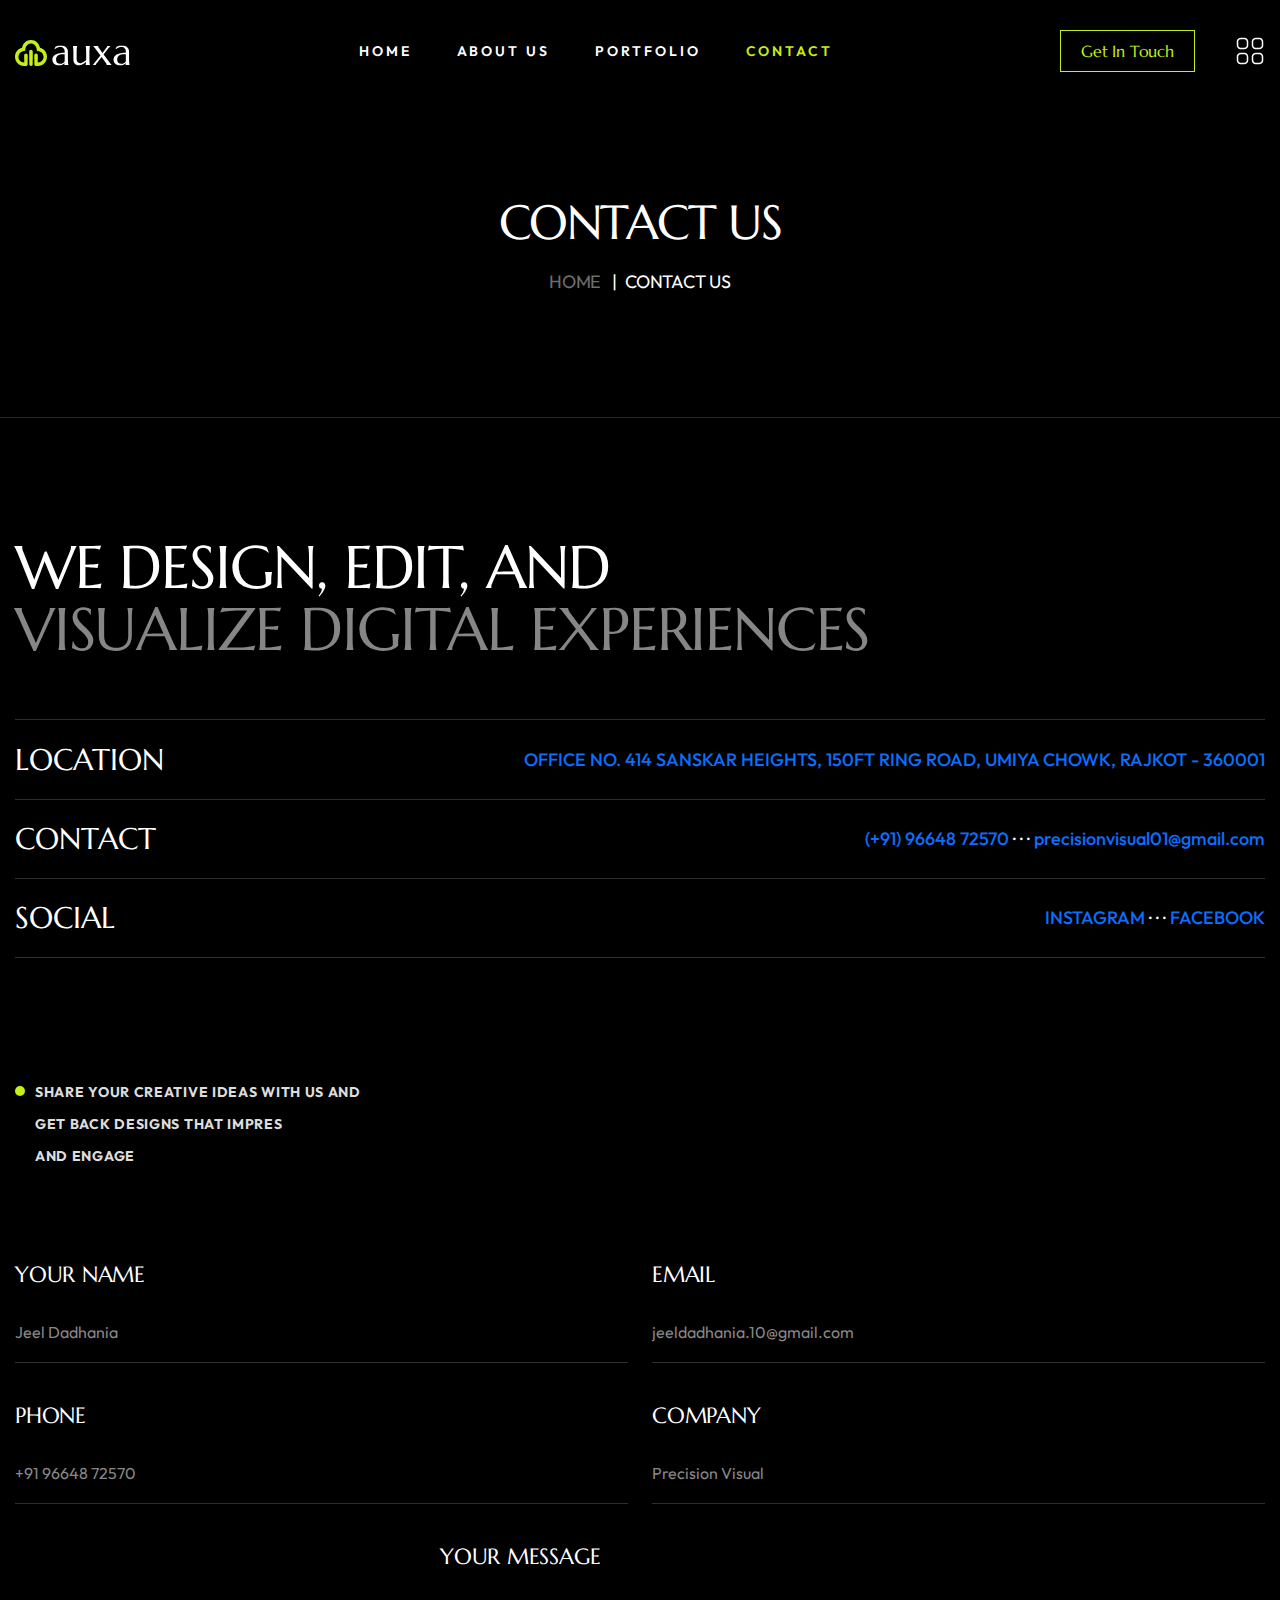
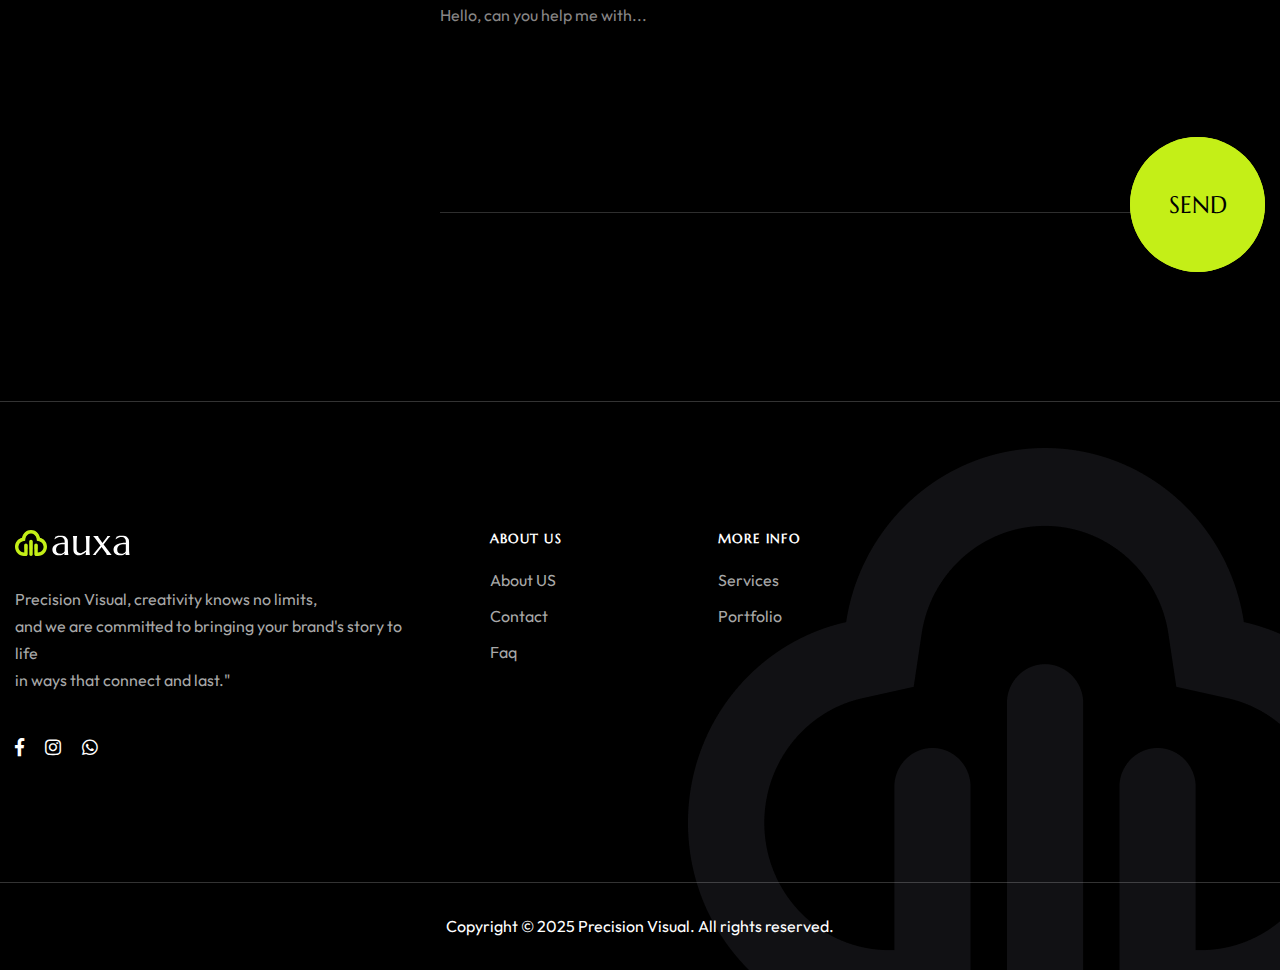
<file: contact.html>
<!doctype html>
<html lang="zxx">

<head>

    <!--========= Required meta tags =========-->
    <meta charset="utf-8">
    <meta http-equiv="x-ua-compatible" content="ie=edge">
    <meta name="description" content="">
    <meta name="viewport" content="width=device-width, initial-scale=1, shrink-to-fit=no">

    <title>Precision Visual - Branding Agency</title>

    <link rel="shortcut icon" href="assets/img/favicon.png" type="images/x-icon" />

    <!-- css include -->
    <link rel="stylesheet" href="assets/css/bootstrap.min.css">
    <link rel="stylesheet" href="assets/css/fontawesome.css">
    <link rel="stylesheet" href="assets/css/animate.css">
    <link rel="stylesheet" href="assets/css/swiper.min.css">
    <link rel="stylesheet" href="assets/css/odometer.css">
    <link rel="stylesheet" href="assets/css/imageRevealHover.css">
    <link rel="stylesheet" href="assets/css/jquery-ui.min.css">
    <link rel="stylesheet" href="assets/css/magnific-popup.css">
    <link rel="stylesheet" href="assets/css/main.css">
</head>

<body>

    <!-- backtotop - start -->
    <div class="xb-backtotop">
        <a href="#" class="scroll">
            <i class="far fa-arrow-up"></i>
        </a>
    </div>
    <!-- backtotop - end -->

    <!-- preloader start -->
    <div id="xb-loadding" class="xb-loader">
        <div class="loading-spin"></div>
    </div>
    <!-- preloader end -->

    <div class="body_wrap">

        <!-- header start -->
        <header id="xb-header-area" class="header-area header-style-four is-sticky">
            <div class="xb-header">
                <div class="container mxw_1785">
                    <div class="header__wrap ul_li_between">
                        <div class="header-logo">
                            <a href="index.html"><img src="assets/img/logo/logo.svg" alt=""></a>
                        </div>
                        <div class="main-menu__wrap ul_li navbar navbar-expand-lg">
                            <nav class="main-menu collapse navbar-collapse">
                                <ul>
                                    <li class="menu-item-has-children">
                                        <a href="index.html"><span>Home</span></a>
                                    <!-- <ul class="submenu">
                                        <li><a href="index.html"><span>Digital Marketing</span></a></li>
                                        <li><a href="home-2.html"><span>Branding Studio</span></a></li>
                                        <li><a href="home-3.html"><span>Digital Studio</span></a></li>
                                    </ul> -->
                                    </li>
                                    <li class="menu-item-has-children">
                                        <a href="about.html"><span>About Us</span></a>
                                        <!-- <ul class="submenu">
                                        <li><a href="about.html"><span>About</span></a></li>
                                        <li><a href="service.html"><span>Services</span></a></li>
                                        <li><a href="service-single.html"><span>Service Details</span></a></li>
                                        <li><a href="team.html"><span>Team</span></a></li>
                                        <li><a href="team-single.html"><span>Team Details</span></a></li>
                                        <li><a href="career.html"><span>Career</span></a></li>
                                        <li><a href="career-single.html"><span>Career Details</span></a></li>
                                        <li><a href="faq.html"><span>FAQ</span></a></li>
                                    </ul> -->
                                    </li>
                                    <li class="menu-item-has-children">
                                        <a href="project.html"><span>Portfolio</span></a>
                                        <!-- <ul class="submenu">
                                        <li><a href="project.html"><span>Portfolio</span></a></li>
                                        <li><a href="project-single.html"><span>Portfolio Details</span></a></li>
                                    </ul> -->
                                    </li>
                                    <!-- <li class="menu-item-has-children">
                                    <a href="#!"><span>Shop</span></a>
                                    <ul class="submenu">
                                        <li><a href="shop.html"><span>Products</span></a></li>
                                        <li><a href="shop-single.html"><span>Single Product</span></a></li>
                                        <li><a href="cart.html"><span>Cart</span></a></li>
                                        <li><a href="checkout.html"><span>Checkout</span></a></li>
                                    </ul>
                                </li> -->
                                    <!-- <li class="menu-item-has-children">
                                    <a href="#!"><span>News</span></a>
                                    <ul class="submenu">
                                        <li><a href="blog.html"><span>News</span></a></li>
                                        <li><a href="blog-single.html"><span>News Details</span></a></li>
                                    </ul>
                                </li> -->
                                    <li class="active">
                                        <a href="contact.html"><span>Contact</span></a>
                                    </li>
                                </ul>
                            </nav>
                            <div class="xb-header-wrap">
                                <div class="xb-header-menu">
                                    <div class="xb-header-menu-scroll">
                                        <div class="xb-menu-close xb-hide-xl xb-close"></div>
                                        <div class="xb-logo-mobile xb-hide-xl">
                                            <a href="index.html" rel="home"><img src="assets/img/logo/logo.svg"
                                                    alt=""></a>
                                        </div>
                                        <div class="xb-header-mobile-search xb-hide-xl">
                                            <form role="search" action="#">
                                                <input type="text" placeholder="Search..." name="s"
                                                    class="search-field">
                                            </form>
                                        </div>
                                        <nav class="xb-header-nav">
                                            <ul class="xb-menu-primary clearfix">
                                                <li>
                                                    <a href="index.html"><span>Home</span></a>
                                                    <!-- <ul class="sub-menu"> -->
                                                        <!-- <li><a href="index.html"><span>Digital Marketing</span></a></li>
                                                        <li><a href="home-2.html"><span>Branding Studio</span></a></li> -->
                                                        <!-- <li><a href="home-3.html"><span>Digital Studio</span></a></li> -->
                                                    <!-- </ul> -->
                                                </li>
                                                <li>
                                                    <a href="about.html"><span>About Us</span></a>
                                                    <!-- <ul class="sub-menu">
                                                        <li><a href="about.html"><span>About</span></a></li>
                                                        <li><a href="service.html"><span>Services</span></a></li>
                                                        <li><a href="service-single.html"><span>Service
                                                                    Details</span></a></li>
                                                        <li><a href="team.html"><span>Team</span></a></li>
                                                        <li><a href="team-single.html"><span>Team Details</span></a>
                                                        </li>
                                                        <li><a href="career.html"><span>Career</span></a></li>
                                                        <li><a href="career-single.html"><span>Career Details</span></a>
                                                        </li>
                                                        <li><a href="faq.html"><span>FAQ</span></a></li>
                                                    </ul> -->
                                                </li>
                                                <li>
                                                    <a href="project.html"><span>Portfolio</span></a>
                                                    <!-- <ul class="sub-menu">
                                                        <li><a href="project.html"><span>Portfolio</span></a></li>
                                                        <li><a href="project-single.html"><span>Portfolio
                                                                    Details</span></a></li>
                                                    </ul> -->
                                                </li>
                                                <!-- <li class="menu-item menu-item-has-children">
                                                    <a href="shop.html"><span>Shop</span></a>
                                                    <ul class="sub-menu">
                                                        <li><a href="shop.html"><span>Products</span></a></li>
                                                        <li><a href="shop-single.html"><span>Single Product</span></a>
                                                        </li>
                                                        <li><a href="cart.html"><span>Cart</span></a></li>
                                                        <li><a href="checkout.html"><span>Checkout</span></a></li>
                                                    </ul>
                                                </li> -->
                                                <!-- <li class="menu-item menu-item-has-children">
                                                    <a href="blog.html"><span>News</span></a>
                                                    <ul class="sub-menu">
                                                        <li><a href="blog.html"><span>News</span></a></li>
                                                        <li><a href="blog-single.html"><span>News Details</span></a>
                                                        </li>
                                                    </ul>
                                                </li> -->
                                                <li class="menu-item"><a href="contact.html"><span>Contact</span></a>
                                                </li>
                                            </ul>
                                        </nav>
                                    </div>
                                </div>
                                <div class="xb-header-menu-backdrop"></div>
                            </div>
                        </div>
                        <div class="ul_li">
                            <div class="xb-header_btn d-none d-lg-block">
                                <a href="contact.html">Get In Touch</a>
                            </div>
                            <div class="side-menu-4 d-none d-lg-block">
                                <a href="javascript:void(0);" class="burger-menu">
                                    <img src="assets/img/digital-marketing/icon/menu01.png" alt="">
                                </a>
                            </div>
                        </div>
                        <div class="header-bar-mobile side-menu d-lg-none">
                            <a class="xb-nav-mobile" href="javascript:void(0);"><img
                                    src="assets/img/digital-marketing/icon/menu01.png" alt=""></a>
                        </div>
                    </div>
                </div>
            </div>
        </header>
        <!-- header end -->

        <!-- overlay menu start -->
        <div class="overlay-menu">
            <div class="close">
                <div class="xb-close"></div>
            </div>
            <div class="row overlay-wrap">
                <div class="col-xl-8 col-md-7 left-area">
                    <nav>
                        <ul>
                            <li>
                                <a href="index.html">Home</a>
                                <!-- <ul class="sub">
                                    <li><a href="index.html"><span>Digital Marketing</span></a></li>
                                    <li><a href="home-2.html"><span>Digital Studio</span></a></li>
                                    <li><a href="home-3.html"><span>Branding</span></a></li>
                                </ul> -->
                            </li>
                            <li>
                                <a href="about.html">About Us</a>
                                <!-- <ul class="sub">
                                    <li><a href="about.html"><span>About</span></a></li>
                                    <li><a href="service.html"><span>Services</span></a></li>
                                    <li><a href="service-single.html"><span>Service Details</span></a></li>
                                    <li><a href="team.html"><span>Team</span></a></li>
                                    <li><a href="team-single.html"><span>Team Details</span></a></li>
                                    <li><a href="career.html"><span>Career</span></a></li>
                                    <li><a href="career-single.html"><span>Career Details</span></a></li>
                                    <li><a href="faq.html"><span>FAQ</span></a></li>
                                </ul> -->
                            </li>
                            <li>
                                <a href="project.html">Portfolio</a>
                                <!-- <ul class="sub">
                                    <li><a href="project.html"><span>Portfolio</span></a></li>
                                    <li><a href="project-single.html"><span>Portfolio Details</span></a></li>
                                </ul> -->
                            </li>
                            <!-- <li class="menu-item-has-children"><a href="#">Shop</a>
                                <ul class="sub">
                                    <li><a href="shop.html"><span>Products</span></a></li>
                                    <li><a href="shop-single.html"><span>Single Product</span></a></li>
                                    <li><a href="cart.html"><span>Cart</span></a></li>
                                    <li><a href="checkout.html"><span>Checkout</span></a></li>
                                </ul>
                            </li> -->
                            <!-- <li class="menu-item-has-children"><a href="#">News</a>
                                <ul class="sub">
                                    <li><a href="blog.html"><span>News</span></a></li>
                                    <li><a href="blog-single.html"><span>News Details</span></a></li>
                                </ul>
                            </li> -->
                            <li class="current-menu-item"><a href="contact.html">Contact</a></li>
                        </ul>
                    </nav>
                </div>
                <div class="col-xl-4 col-md-5 right-area">
                    <ul>
                        <li><span class="title">Brief us</span></li>
                        <li><a href="mailto:precisionvisual01@gmail.com" target="_blank">precisionvisual01@gmail.com</a></li>
                        <li><a href="tel:9664872570" target="_blank">Tel. (+91)96648 72570</a></li>
                    </ul>
                    <ul>
                        <li><span class="title">Our Office</span></li>
                        <li>
                            <p><a href="https://maps.app.goo.gl/KUpok4NvEunGJNPo7" target="_blank">Office No. 414 Sanskar Heights, 150ft Ring Road, <br> Umiya Chowk, Rajkot - 360001</a></p>
                        </li>
                    </ul>
                    <ul>
                        <li><span class="title">Reach Us</span></li>
                        <li>
                            <ul class="social-links">
                                <li><a href="https://www.facebook.com/OfficialPrecisionvisual/" target="_blank">Facebook</a></li>
                                <li><a href="https://www.instagram.com/officialprecisionvisual/" target="_blank">Instagram</a></li>
                                <li><a href="https://wa.me/+919664872570?text=Hello!!" target="_blank">Whatsapp</a></li>
                            </ul>
                        </li>
                    </ul>
                </div>
            </div>
        </div>
        <!-- overlay menu end -->

        <!-- main area start  -->
        <main>
            <!-- breadcrumb start  -->
            <section class="breadcrumb pt-90 pb-120">
                <div class="container">
                    <div class="breadcrumb__content text-center">
                        <h2 class="breadcrumb__title">Contact us</h2>
                        <ul class="breadcrumb__list">
                            <li class="breadcrumb-item"><a href="index.html">Home</a></li>
                            <li class="breadcrumb-item">Contact us</li>
                        </ul>
                    </div>
                </div>
            </section>
            <!-- breadcrumb end  -->

            <!-- contact start -->
            <section class="contact pt-110 pb-180">
                <div class="container">
                    <div class="row pb-125">
                        <div class="section-title pb-60">
                            <h3 class="title wow skewIn">We Design, Edit, and <br> <span>Visualize Digital
                                    Experiences</span></h3>
                        </div>
                        <ul class="contact-location">
                            <li>
                                <h3>Location</h3><span><a href="https://maps.app.goo.gl/KUpok4NvEunGJNPo7" target="_blank">Office No. 414 Sanskar Heights, 150ft Ring Road, Umiya Chowk,
                                    Rajkot - 360001</a></span>
                            </li>
                            <li class="text-lowercase">
                                <h3>Contact</h3><span><a href="tel:9664872570" target="_blank">(+91) 96648 72570</a> · · · <a href="mailto:precisionvisual01@gmail.com" target="_blank">precisionvisual01@gmail.com</a></span>
                            </li>
                            <li>
                                <h3>Social</h3>
                                <span>
                                    <a href="https://www.instagram.com/OfficialPrecisionvisual/" target="_blank"
                                        rel="noopener noreferrer">Instagram</a> · · ·
                                    <a href="https://www.facebook.com/OfficialPrecisionvisual/" target="_blank"
                                        rel="noopener noreferrer">Facebook</a>
                                </span>
                            </li>
                        </ul>
                    </div>
                    <div class="row">
                        <div class="section-title contact-title mb-35">
                            <span class="sub-title">Share your creative ideas with us and <br>
                                get back designs that impres <br>
                                and engage</span>
                        </div>
                        <div class="contact-form-inner">
                            <form class="contact-form pos-rel" id="contactForm"
                                action="https://docs.google.com/forms/d/e/1FAIpQLSecgbukXGlYcZriKaHCBlNYbgJYnCyx4smxViWilNyhdcSteg/formResponse"
                                method="POST" onsubmit="submitForm(event)">
                                <div class="row">
                                    <div class="col-lg-6">
                                        <div class="xb-item--field">
                                            <label for="name">Your Name</label>
                                            <input id="name" name="entry.629865970" type="text"
                                                placeholder="Jeel Dadhania" required>
                                        </div>
                                    </div>
                                    <div class="col-lg-6">
                                        <div class="xb-item--field">
                                            <label for="mail">Email</label>
                                            <input id="mail" name="entry.1027933724" type="email"
                                                placeholder="jeeldadhania.10@gmail.com" required>
                                        </div>
                                    </div>
                                    <div class="col-lg-6">
                                        <div class="xb-item--field">
                                            <label for="number">Phone</label>
                                            <input id="number" name="entry.1879470914" type="text"
                                                placeholder="+91 96648 72570">
                                        </div>
                                    </div>
                                    <div class="col-lg-6">
                                        <div class="xb-item--field">
                                            <label for="service">Company</label>
                                            <input id="service" name="entry.896456712" type="text"
                                                placeholder="Precision Visual">
                                        </div>
                                    </div>
                                    <div class="col-12">
                                        <div class="xb-item--field xb-item--textarea">
                                            <label for="message">Your message</label>
                                            <textarea name="entry.1592604748" id="message" cols="30" rows="10"
                                                placeholder="Hello, can you help me with..."></textarea>
                                        </div>
                                        <button type="submit" class="circle-btn port-btn xb-element-parallax">
                                            <span class="button__bg"></span>Send
                                        </button>
                                    </div>
                                </div>
                            </form>
                        </div>

                        <script>
                            function submitForm(event) {
                                event.preventDefault();  // Prevent default form submission

                                var form = document.getElementById('contactForm');
                                var formData = new FormData(form);

                                // Display a loading message (optional)
                                notifySubmission();

                                // Create an iframe element for Google Forms submission
                                var iframe = document.createElement('iframe');
                                iframe.name = 'hidden_iframe';
                                iframe.style.display = 'none';
                                document.body.appendChild(iframe);

                                // Submit the form with an iframe
                                form.target = 'hidden_iframe';
                                form.submit();

                                // After submission, refresh the page
                                setTimeout(function () {
                                    location.reload();  // Force a page reload
                                }, 100);  // 1-milisecond delay to ensure the form is submitted first
                                
                            }
                            function notifySubmission() {
                                // Success notification
                                alert("✅ Your message has been sent!");
                            }
                        </script>
                    </div>
                </div>
            </section>
            <!-- contact end -->
        </main>
        <!-- main area end  -->
        <!-- footer start -->
        <footer class="dm-footer pos-rel">
            <div class="dm-footer-line pt-125 pb-120">
                <div class="container">
                    <div class="row mt-none-40">
                        <div class="col-lg-4 col-md-6 footer-col mt-40">
                            <div class="footer-widget">
                                <div class="footer-logo mb-30">
                                    <a href="index.html"><img src="assets/img/logo/logo.svg" alt=""></a>
                                </div>
                                    <p>Precision Visual, creativity knows no limits, <br> and we are committed to bringing your brand's story to life <br> in ways that connect and last."</p>
                                <ul class="social-list ul_li mt-40">
                                <li><a href="https://www.facebook.com/OfficialPrecisionvisual/" target="_blank"><i class="fab fa-facebook-f"></i></a></li>
                                <li><a href="https://www.instagram.com/officialprecisionvisual/" target="_blank"><i class="fab fa-instagram"></i></a></li>
                                <li><a href="https://wa.me/+919664872570?text=Hello!!" target="_blank"><i class="fab fa-whatsapp"></i></a></li>
                                <!-- <li><a href="#!"><i class="fab fa-youtube"></i></a></li> -->
                                </ul>
                            </div>
                        </div>
                        <div class="col-lg-3 col-md-6 footer-col mt-40">
                            <div class="footer-widget">
                                <h3 class="widget-title">About US</h3>
                                <ul class="footer-links">
                                    <li><a href="about.html">About US</a></li>
                                    <li><a href="contact.html">Contact</a></li>
                                    <li><a href="faq.html">Faq</a></li>
                                    <!-- <li><a href="#!">Our Company</a></li> -->
                                </ul>
                            </div>
                        </div>
                        <div class="col-lg-2 col-md-6 footer-col mt-40">
                            <div class="footer-widget">
                                <h3 class="widget-title">MORE INFO</h3>
                                <ul class="footer-links">
                                    <!-- <li><a href="#!">Career</a></li> -->
                                    <!-- <li><a href="">Team</a></li> -->
                                    <li><a href="service.html">Services</a></li>
                                    <li><a href="project.html">Portfolio</a></li>
                                </ul>
                            </div>
                        </div>
                        <!-- <div class="col-lg-3 col-md-6 footer-col mt-40">
                            <div class="footer-widget">
                                <h3 class="widget-title">Newsletter</h3>
                                <p>Frigate mackerel snake mackerel</p>
                                <form class="footer-newsletter mt-40" action="#">
                                    <input type="text" placeholder="Email">
                                    <button>Send <img src="assets/img/icon/arrow-right3.svg" alt=""></button>
                                </form>
                            </div>
                        </div> -->
                    </div>
                </div>
            </div>
            <div class="container">
                <div class="footer-copyright text-center">
                    Copyright © 2025 Precision Visual. All rights reserved.
                </div>
            </div>
            <div class="dm-footer-bg_icon">
                <img src="assets/img/digital-marketing/icon/dm-footer.png" alt="">
            </div>
        </footer>
        <!-- footer start -->

    </div>

    <!-- jquery include -->
    <script src="assets/js/jquery-3.7.1.min.js"></script>
    <script src="assets/js/bootstrap.bundle.min.js"></script>
    <script src="assets/js/swiper.min.js"></script>
    <script src="assets/js/wow.min.js"></script>
    <script src="assets/js/gsap.min.js"></script>
    <script src="assets/js/ScrollSmoother.min.js"></script>
    <script src="assets/js/ScrollTrigger.min.js"></script>
    <script src="assets/js/SplitText.min.js"></script>
    <script src="assets/js/appear.js"></script>
    <script src="assets/js/odometer.min.js"></script>
    <script src="assets/js/imagesloaded.pkgd.min.js"></script>
    <script src="assets/js/jquery.marquee.min.js"></script>
    <script src="assets/js/isotope.pkgd.min.js"></script>
    <script src="assets/js/jquery.magnific-popup.min.js"></script>
    <script src="assets/js/touchspin.js"></script>
    <script src="assets/js/jquery-ui.min.js"></script>
    <script src="assets/js/imageRevealHover.js"></script>
    <script src="assets/js/TweenMax.min.js"></script>
    <script src="assets/js/easing.min.js"></script>
    <script src="assets/js/scrollspy.js"></script>
    <script src="assets/js/ukiyo.min.js"></script>
    <script src="assets/js/lenis.js"></script>
    <script src="assets/js/matter.js"></script>
    <script src="assets/js/throwable.js"></script>
    <script src="assets/js/main.js"></script>


</body>

</html>
</file>
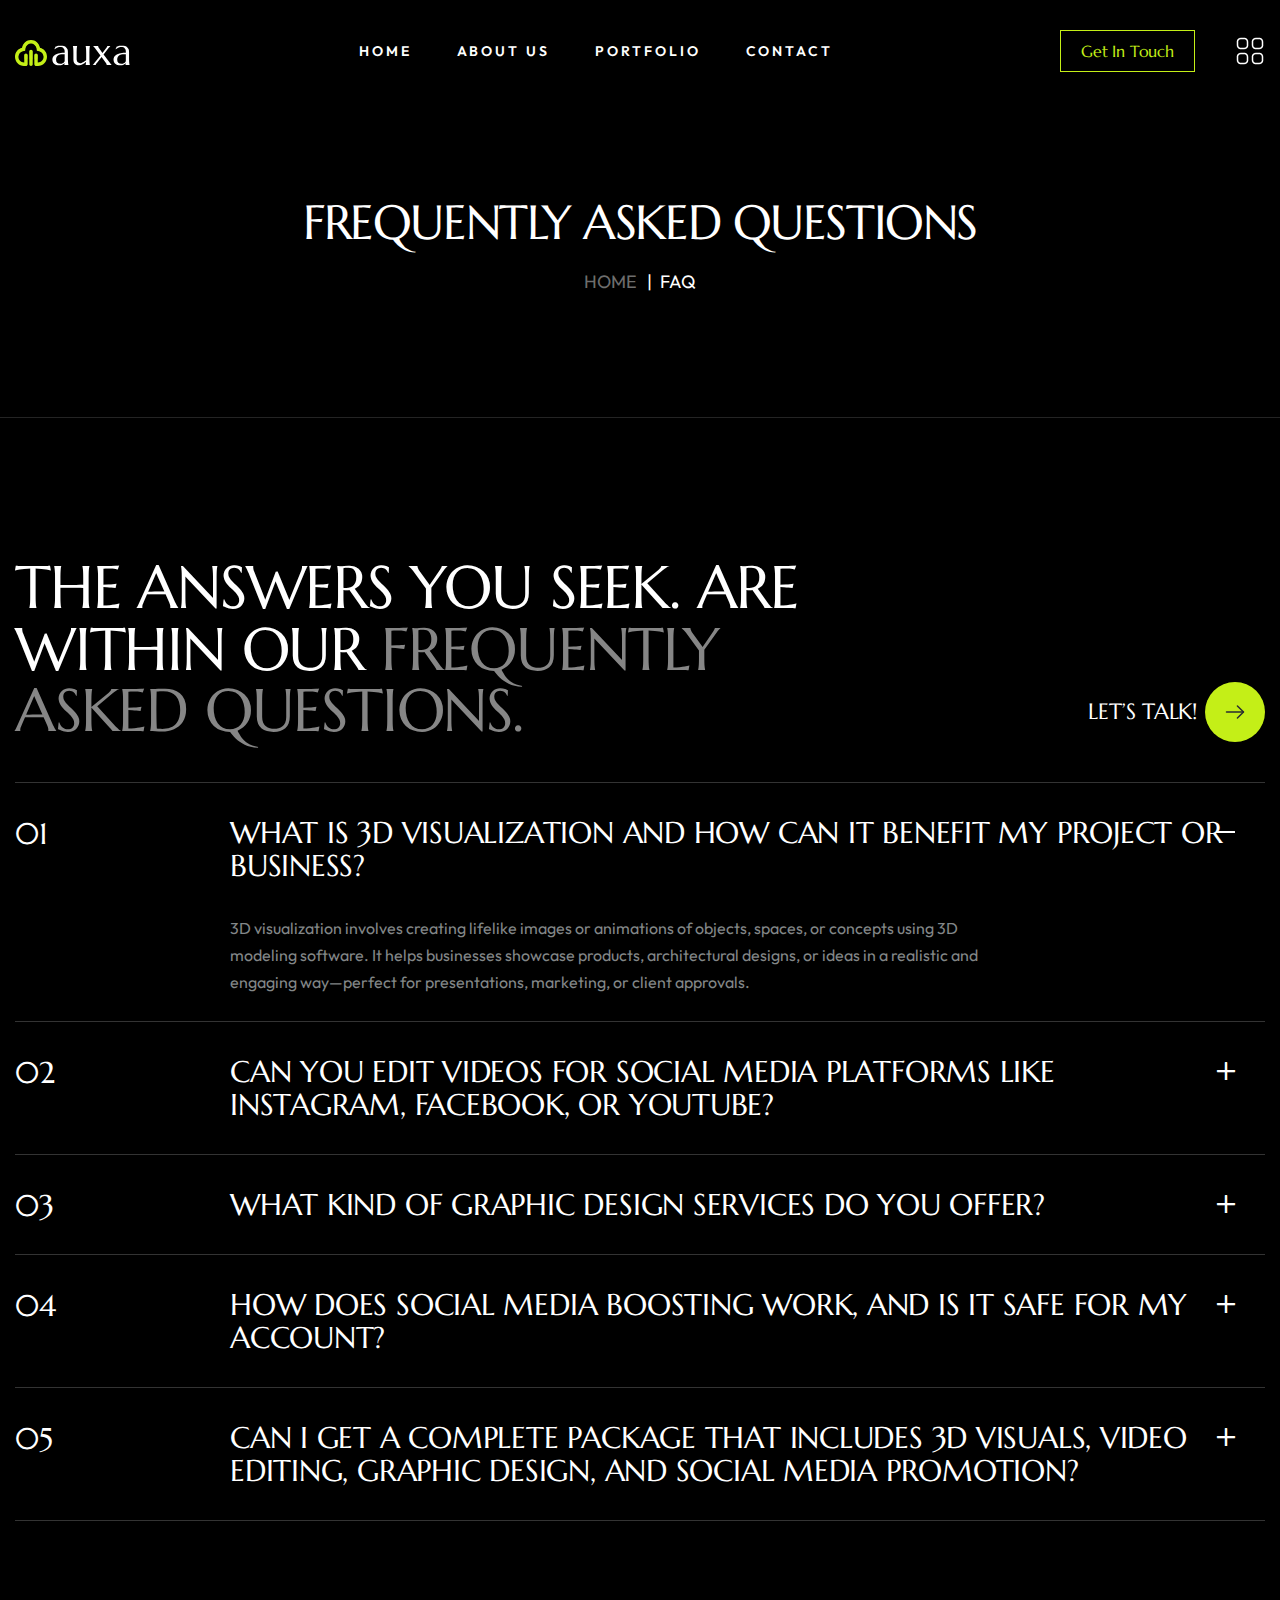
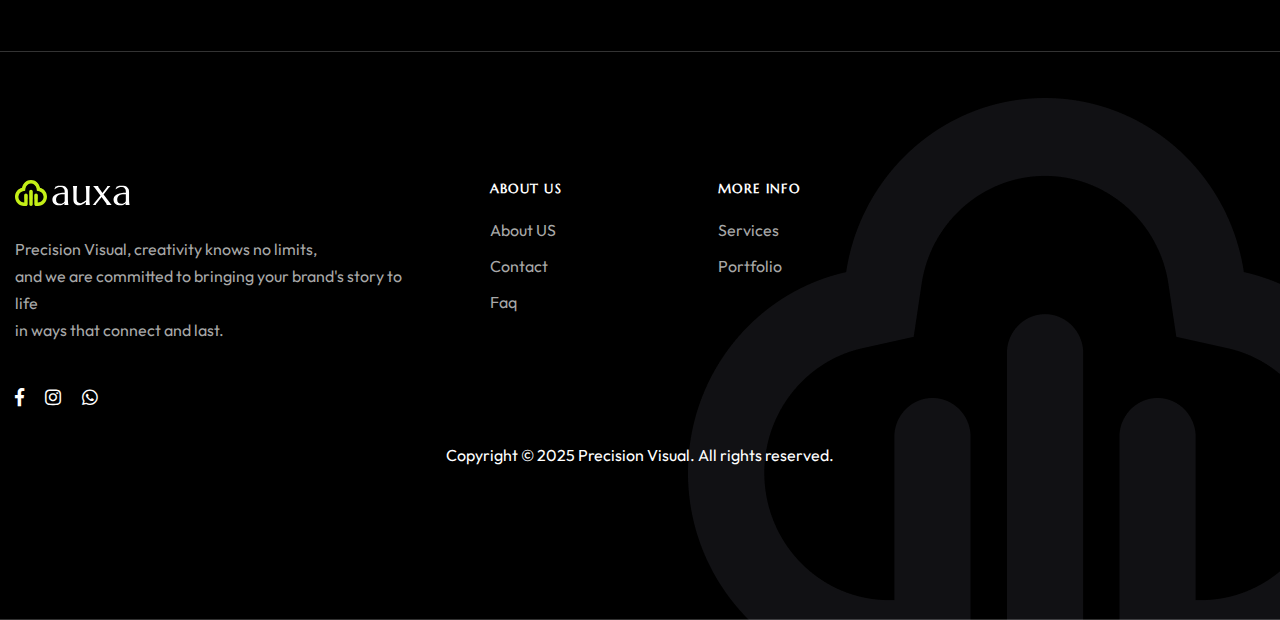
<file: faq.html>
<!doctype html>
<html lang="zxx">

<head>

    <!--========= Required meta tags =========-->
    <meta charset="utf-8">
    <meta http-equiv="x-ua-compatible" content="ie=edge">
    <meta name="description" content="">
    <meta name="viewport" content="width=device-width, initial-scale=1, shrink-to-fit=no">

    <title>Precision Visual - Branding Agency</title>

    <link rel="shortcut icon" href="assets/img/favicon.png" type="images/x-icon"/>

    <!-- css include -->
    <link rel="stylesheet" href="assets/css/bootstrap.min.css">
    <link rel="stylesheet" href="assets/css/fontawesome.css">
    <link rel="stylesheet" href="assets/css/animate.css">
    <link rel="stylesheet" href="assets/css/swiper.min.css">
    <link rel="stylesheet" href="assets/css/odometer.css">
    <link rel="stylesheet" href="assets/css/imageRevealHover.css">
    <link rel="stylesheet" href="assets/css/jquery-ui.min.css">
    <link rel="stylesheet" href="assets/css/magnific-popup.css">
    <link rel="stylesheet" href="assets/css/main.css">
</head>

<body>

        <script>
        // Disable right-click
        document.addEventListener("contextmenu", function (event) {
            // alert("Right-click is disabled on this page.");
            event.preventDefault();
        });
    
        // Disable common dev tool shortcuts
    document.addEventListener("keydown", function (event) {
        // F12
        if (event.keyCode === 123) {
            event.preventDefault();
        }

        // Ctrl+Shift+I / J / C
        if (event.ctrlKey && event.shiftKey && (event.key === 'I' || event.key === 'i' || event.key === 'J' || event.key === 'j' || event.key === 'C' || event.key === 'c')) {
            event.preventDefault();
        }

        // Ctrl+U (View Source)
        if (event.ctrlKey && (event.key === 'U' || event.key === 'u')) {
            event.preventDefault();
        }

        // Ctrl+S (Save Page)
        if (event.ctrlKey && (event.key === 'S' || event.key === 's')) {
            event.preventDefault();
        }

        // Ctrl+Shift+K (Firefox Dev Console)
        if (event.ctrlKey && event.shiftKey && (event.key === 'K' || event.key === 'k')) {
            event.preventDefault();
        }

        // Ctrl+Shift+M (Responsive Design Mode)
        if (event.ctrlKey && event.shiftKey && (event.key === 'M' || event.key === 'm')) {
            event.preventDefault();
        }
    });
    </script>
    
<!-- backtotop - start -->
<div class="xb-backtotop">
    <a href="#" class="scroll">
        <i class="far fa-arrow-up"></i>
    </a>
</div>
<!-- backtotop - end -->

<!-- preloader start -->
<div id="xb-loadding" class="xb-loader"><div class="loading-spin"></div></div>
<!-- preloader end -->

<div class="body_wrap">

    <!-- header start -->
    <header id="xb-header-area" class="header-area header-style-four is-sticky">
        <div class="xb-header">
            <div class="container mxw_1785">
                <div class="header__wrap ul_li_between">
                    <div class="header-logo">
                        <a href="index.html"><img src="assets/img/logo/logo.svg" alt=""></a>
                    </div>
                    <div class="main-menu__wrap ul_li navbar navbar-expand-lg">
                        <nav class="main-menu collapse navbar-collapse">
                            <ul>
                                <li>
                                    <a href="index.html"><span>Home</span></a>
                                    <!-- <ul class="submenu">
                                        <li><a href="index.html"><span>Digital Marketing</span></a></li>
                                        <li><a href="home-2.html"><span>Branding Studio</span></a></li>
                                        <li><a href="home-3.html"><span>Digital Studio</span></a></li>
                                    </ul> -->
                                </li>
                                <li>
                                    <a href="about.html"><span>About Us</span></a>
                                    <!-- <ul class="submenu">
                                        <li><a href="about.html"><span>About</span></a></li>
                                        <li><a href="service.html"><span>Services</span></a></li>
                                        <li><a href="service-single.html"><span>Service Details</span></a></li>
                                        <li><a href="team.html"><span>Team</span></a></li>
                                        <li><a href="team-single.html"><span>Team Details</span></a></li>
                                        <li><a href="career.html"><span>Career</span></a></li>
                                        <li><a href="career-single.html"><span>Career Details</span></a></li>
                                        <li class="active"><a href="faq.html"><span>FAQ</span></a></li>
                                    </ul> -->
                                </li>
                                <li>
                                    <a href="project.html"><span>Portfolio</span></a>
                                    <!-- <ul class="submenu">
                                        <li><a href="project.html"><span>Portfolio</span></a></li>
                                        <li><a href="project-single.html"><span>Portfolio Details</span></a></li>
                                    </ul> -->
                                </li>
                                <!-- <li class="menu-item-has-children">
                                    <a href="#!"><span>Shop</span></a>
                                    <ul class="submenu">
                                        <li><a href="shop.html"><span>Products</span></a></li>
                                        <li><a href="shop-single.html"><span>Single Product</span></a></li>
                                        <li><a href="cart.html"><span>Cart</span></a></li>
                                        <li><a href="checkout.html"><span>Checkout</span></a></li>
                                    </ul>
                                </li> -->
                                <!-- <li class="menu-item-has-children">
                                    <a href="#!"><span>News</span></a>
                                    <ul class="submenu">
                                        <li><a href="blog.html"><span>News</span></a></li>
                                        <li><a href="blog-single.html"><span>News Details</span></a></li>
                                    </ul>
                                </li> -->
                                <li>
                                    <a href="contact.html"><span>Contact</span></a>
                                </li>
                            </ul>
                        </nav>
                        <div class="xb-header-wrap">
                            <div class="xb-header-menu">
                                <div class="xb-header-menu-scroll">
                                    <div class="xb-menu-close xb-hide-xl xb-close"></div>
                                    <div class="xb-logo-mobile xb-hide-xl">
                                        <a href="index.html" rel="home"><img src="assets/img/logo/logo.svg" alt=""></a></div>
                                    <div class="xb-header-mobile-search xb-hide-xl">
                                        <form role="search" action="#">
                                            <input type="text" placeholder="Search..." name="s" class="search-field">
                                        </form>
                                    </div>
                                    <nav class="xb-header-nav">
                                        <ul class="xb-menu-primary clearfix">
                                            <li>
                                                <a href="index.html"><span>Home</span></a>
                                                <!-- <ul class="sub-menu">
                                                    <li><a href="index.html"><span>Digital Marketing</span></a></li>
                                                    <li><a href="home-2.html"><span>Branding Studio</span></a></li>
                                                    <li><a href="home-3.html"><span>Digital Studio</span></a></li>
                                                </ul> -->
                                            </li>
                                            <li>
                                                <a href="about.html"><span>Pages</span></a>
                                                <!-- <ul class="sub-menu">
                                                    <li><a href="about.html"><span>About</span></a></li>
                                                    <li><a href="service.html"><span>Services</span></a></li>
                                                    <li><a href="service-single.html"><span>Service Details</span></a></li>
                                                    <li><a href="team.html"><span>Team</span></a></li>
                                                    <li><a href="team-single.html"><span>Team Details</span></a></li>
                                                    <li><a href="career.html"><span>Career</span></a></li>
                                                    <li><a href="career-single.html"><span>Career Details</span></a></li>
                                                    <li><a href="faq.html"><span>FAQ</span></a></li>
                                                </ul> -->
                                            </li>
                                            <li>
                                                <a href="project.html"><span>Portfolio</span></a>
                                                <!-- <ul class="sub-menu">
                                                    <li><a href="project.html"><span>Portfolio</span></a></li>
                                                    <li><a href="project-single.html"><span>Portfolio Details</span></a></li>
                                                </ul> -->
                                            </li>
                                            <!-- <li class="menu-item menu-item-has-children">
                                                <a href="shop.html"><span>Shop</span></a>
                                                <ul class="sub-menu">
                                                    <li><a href="shop.html"><span>Products</span></a></li>
                                                    <li><a href="shop-single.html"><span>Single Product</span></a></li>
                                                    <li><a href="cart.html"><span>Cart</span></a></li>
                                                    <li><a href="checkout.html"><span>Checkout</span></a></li>
                                                </ul>
                                            </li> -->
                                            <!-- <li class="menu-item menu-item-has-children">
                                                <a href="blog.html"><span>News</span></a>
                                                <ul class="sub-menu">
                                                    <li><a href="blog.html"><span>News</span></a></li>
                                                    <li><a href="blog-single.html"><span>News Details</span></a></li>
                                                </ul>
                                            </li> -->
                                            <li class="menu-item"><a href="contact.html"><span>Contact</span></a></li>
                                        </ul>
                                    </nav>
                                </div>
                            </div>
                            <div class="xb-header-menu-backdrop"></div>
                        </div>
                    </div>
                    <div class="ul_li">
                        <div class="xb-header_btn d-none d-lg-block">
                            <a href="contact.html">Get In Touch</a>
                        </div>
                        <div class="side-menu-4 d-none d-lg-block">
                            <a href="javascript:void(0);" class="burger-menu">
                                <img src="assets/img/digital-marketing/icon/menu01.png" alt="">
                            </a>
                        </div>
                    </div>
                    <div class="header-bar-mobile side-menu d-lg-none">
                        <a class="xb-nav-mobile" href="javascript:void(0);"><img src="assets/img/digital-marketing/icon/menu01.png" alt=""></a>
                    </div>
                </div>
            </div>
        </div>
    </header>
    <!-- header end -->

    <!-- overlay menu start -->
    <div class="overlay-menu">
        <div class="close">
            <div class="xb-close"></div>
        </div>
        <div class="row overlay-wrap">
            <div class="col-xl-8 col-md-7 left-area">
                <nav>
                    <ul>
                        <li>
                            <a href="index.html">Home</a>
                            <!-- <ul class="sub">
                                <li><a href="index.html"><span>Digital Marketing</span></a></li>
                                <li><a href="home-2.html"><span>Digital Studio</span></a></li>
                                <li><a href="home-3.html"><span>Branding</span></a></li>
                            </ul> -->
                        </li>
                        <li>
                            <a href="about.html">Pages</a>
                            <!-- <ul class="sub">
                                <li><a href="about.html"><span>About</span></a></li>
                                <li><a href="service.html"><span>Services</span></a></li>
                                <li><a href="service-single.html"><span>Service Details</span></a></li>
                                <li><a href="team.html"><span>Team</span></a></li>
                                <li><a href="team-single.html"><span>Team Details</span></a></li>
                                <li><a href="career.html"><span>Career</span></a></li>
                                <li><a href="career-single.html"><span>Career Details</span></a></li>
                                <li class="current-menu-item"><a href="faq.html"><span>FAQ</span></a></li>
                            </ul> -->
                        </li>
                        <li>
                            <a href="project.html">Portfolio</a>
                            <!-- <ul class="sub">
                                <li><a href="project.html"><span>Portfolio</span></a></li>
                                <li><a href="project-single.html"><span>Portfolio Details</span></a></li>
                            </ul> -->
                        </li>
                        <!-- <li class="menu-item-has-children"><a href="#">Shop</a>
                            <ul class="sub">
                                <li><a href="shop.html"><span>Products</span></a></li>
                                <li><a href="shop-single.html"><span>Single Product</span></a></li>
                                <li><a href="cart.html"><span>Cart</span></a></li>
                                <li><a href="checkout.html"><span>Checkout</span></a></li>
                            </ul>
                        </li> -->
                        <!-- <li class="menu-item-has-children"><a href="#">News</a>
                            <ul class="sub">
                                <li><a href="blog.html"><span>News</span></a></li>
                                <li><a href="blog-single.html"><span>News Details</span></a></li>
                            </ul>
                        </li> -->
                        <li><a href="contact.html">Contact</a></li>
                    </ul> 
                </nav> 
            </div>
            <div class="col-xl-4 col-md-5 right-area">
                <ul>
                    <li><span class="title">Brief us</span></li>
                    <li><a href="mailto:precisionvisual.llp@gmail.com" target="_blank">precisionvisual.llp@gmail.com</a></li>
                    <li><a href="tel:9898079500" target="_blank">Tel. (+91)96648 72570</a></li>
                </ul>
                <ul>
                <li><span class="title">Our Office</span></li>
                    <li>
                        <p><a href="https://maps.app.goo.gl/KUpok4NvEunGJNPo7" target="_blank">Office No. 414 Sanskar Heights, 150ft Ring Road, <br> Umiya Chowk, Rajkot - 360001</a></p>
                    </li>
                </ul>
                <ul>
                    <li><span class="title">Reach Us</span></li>
                    <li>
                        <ul class="social-links">
                            <li><a href="https://www.facebook.com/OfficialPrecisionvisual/" target="_blank">Facebook</a></li>
                            <li><a href="https://www.instagram.com/precisionvisual_llp/" target="_blank">Instagram</a></li>
                            <li><a href="https://wa.me/+919898079500?text=Hello!!" target="_blank">Whatsapp</a></li>
                        </ul>
                    </li>
                </ul>
            </div>
        </div>
    </div>
    <!-- overlay menu end -->

    <!-- main area start  -->
    <main>
        <!-- breadcrumb start  -->
        <section class="breadcrumb pt-90 pb-120">
            <div class="container">
                <div class="breadcrumb__content text-center">
                    <h2 class="breadcrumb__title">Frequently Asked Questions</h2>
                    <ul class="breadcrumb__list">
                        <li class="breadcrumb-item"><a href="index.html">Home</a></li>
                        <li class="breadcrumb-item">Faq</li>
                    </ul>
                </div>
            </div>
        </section>
        <!-- breadcrumb end  -->

        <!-- faq start -->
        <section class="faq pt-130 pb-130">
            <div class="container">
                <div class="row align-items-end mb-10">
                    <div class="col-lg-8">
                        <div class="section-title mb-30">
                            <h3 class="title">The answers you seek.
                                Are within our <span>frequently asked
                                    questions.</span></h3>
                        </div>
                    </div>
                    <div class="col-lg-4">
                        <div class="faq-btn ul_li_right mb-30">
                            <a href="contact.html" class="btn-link ul_li_right">Let’s talk! <span><img src="assets/img/icon/arrow-right2.svg" alt=""></span></a>
                        </div>
                    </div>
                </div>
                <div class="xb-faq">
                    <ul class="accordion_box clearfix">
                        <li class="block accordion active  active-block">
                            <span class="number">01</span>
                            <div class="acc-btn">
                                What is 3D visualization and how can it benefit my project or business?
                                <span class="arrow"></span>
                            </div>
                            <div class="acc_body current">
                                <div class="content">
                                    <p>3D visualization involves creating lifelike images or animations of objects, spaces, or concepts using 3D modeling software. It helps businesses showcase products, architectural designs, or ideas in a realistic and engaging way—perfect for presentations, marketing, or client approvals.</p>
                                </div>
                            </div>
                        </li>
                        <li class="accordion block">
                            <span class="number">02</span>
                            <div class="acc-btn">
                                Can you edit videos for social media platforms like Instagram, Facebook, or YouTube?
                                <span class="arrow"></span>
                            </div>
                            <div class="acc_body">
                                <div class="content">
                                    <p>Yes! We specialize in editing videos tailored for various platforms, including Instagram Reels, YouTube videos, and Facebook videos. We optimize the format, timing, transitions, and effects to make your content more engaging and platform-friendly.</p>
                                </div>
                            </div>
                        </li>
                        <li class="accordion block">
                            <span class="number">03</span>
                            <div class="acc-btn">
                                What kind of graphic design services do you offer?
                                <span class="arrow"></span>
                            </div>
                            <div class="acc_body">
                                <div class="content">
                                    <p>We offer a wide range of graphic design services, including logo creation, posters, banners, business cards, social media posts, and promotional materials. All designs are tailored to match your brand identity and goals.</p>
                                </div>
                            </div>
                        </li>
                        <li class="accordion block">
                            <span class="number">04</span>
                            <div class="acc-btn">
                                How does social media boosting work, and is it safe for my account?
                                <span class="arrow"></span>
                            </div>
                            <div class="acc_body">
                                <div class="content">
                                    <p>Social media boosting increases your content’s visibility using strategic methods like ad placements, organic reach enhancement, and audience targeting. We use safe and platform-compliant practices to ensure your account grows naturally without violating any terms.</p>
                                </div>
                            </div>
                        </li>
                        <li class="accordion block">
                            <span class="number">05</span>
                            <div class="acc-btn">
                                Can I get a complete package that includes 3D visuals, video editing, graphic design, and social media promotion?
                                <span class="arrow"></span>
                            </div>
                            <div class="acc_body">
                                <div class="content">
                                    <p>Absolutely! We offer custom packages that combine 3D visualization, video editing, graphic design, and social media promotion to give your brand or project a full creative boost from concept to promotion—all in one place.</p>
                                </div>
                            </div>
                        </li>
                    </ul>
                </div>
            </div>
        </section>
        <!-- faq end -->

    </main>
    <!-- main area end  -->

    <!-- footer start -->
    <footer class="dm-footer pos-rel">
        <div class="dm-footer-line pt-125 pb-120">
            <div class="container">
                <div class="row mt-none-40">
                    <div class="col-lg-4 col-md-6 footer-col mt-40">
                        <div class="footer-widget">
                            <div class="footer-logo mb-30">
                                <a href="index.html"><img src="assets/img/logo/logo.svg" alt=""></a>
                            </div>
                                <p>Precision Visual, creativity knows no limits, <br> and we are committed to bringing your brand's story to life <br> in ways that connect and last.</p>
                            <ul class="social-list ul_li mt-40">
                                <li><a href="https://www.facebook.com/OfficialPrecisionvisual/" target="_blank"><i class="fab fa-facebook-f"></i></a></li>
                                <li><a href="https://www.instagram.com/precisionvisual_llp/" target="_blank"><i class="fab fa-instagram"></i></a></li>
                                <li><a href="https://wa.me/+919898079500?text=Hello!!" target="_blank"><i class="fab fa-whatsapp"></i></a></li>
                                <!-- <li><a href="#!"><i class="fab fa-youtube"></i></a></li> -->
                            </ul>
                        </div>
                    </div>
                    <div class="col-lg-3 col-md-6 footer-col mt-40">
                        <div class="footer-widget">
                            <h3 class="widget-title">About US</h3>
                            <ul class="footer-links">
                                    <li><a href="about.html">About US</a></li>
                                    <li><a href="contact.html">Contact</a></li>
                                    <li><a href="faq.html">Faq</a></li>
                                    <!-- <li><a href="#!">Our Company</a></li> -->
                            </ul>
                        </div>
                    </div>
                    <div class="col-lg-2 col-md-6 footer-col mt-40">
                        <div class="footer-widget">
                            <h3 class="widget-title">MORE INFO</h3>
                            <ul class="footer-links">
                                    <!-- <li><a href="#!">Career</a></li> -->
                                    <!-- <li><a href="">Team</a></li> -->
                                    <li><a href="service.html">Services</a></li>
                                    <li><a href="project.html">Portfolio</a></li>
                            </ul>
                        </div>
                    </div>
                    <div class="col-lg-3 col-md-6 footer-col mt-40">
                        <!-- <div class="footer-widget">
                            <h3 class="widget-title">Newsletter</h3>
                            <p>Frigate mackerel snake mackerel</p>
                            <form class="footer-newsletter mt-40" action="#">
                                <input type="text" placeholder="Email">
                                <button>Send <img src="assets/img/icon/arrow-right3.svg" alt=""></button>
                            </form>
                        </div>
                    </div> -->
                </div>
            </div>
        </div>
        <div class="container">
            <div class="footer-copyright text-center">
                    Copyright © 2025 Precision Visual. All rights reserved.
            </div>
        </div>
        <div class="dm-footer-bg_icon">
            <img src="assets/img/digital-marketing/icon/dm-footer.png" alt="">
        </div>
    </footer>
    <!-- footer start -->

</div>

<!-- jquery include -->
<script src="assets/js/jquery-3.7.1.min.js"></script>
<script src="assets/js/bootstrap.bundle.min.js"></script>
<script src="assets/js/swiper.min.js"></script>
<script src="assets/js/wow.min.js"></script>
<script src="assets/js/gsap.min.js"></script>
<script src="assets/js/ScrollSmoother.min.js"></script>
<script src="assets/js/ScrollTrigger.min.js"></script>
<script src="assets/js/SplitText.min.js"></script>
<script src="assets/js/appear.js"></script>
<script src="assets/js/odometer.min.js"></script>
<script src="assets/js/imagesloaded.pkgd.min.js"></script>
<script src="assets/js/jquery.marquee.min.js"></script>
<script src="assets/js/isotope.pkgd.min.js"></script>
<script src="assets/js/jquery.magnific-popup.min.js"></script>
<script src="assets/js/touchspin.js"></script>
<script src="assets/js/jquery-ui.min.js"></script>
<script src="assets/js/imageRevealHover.js"></script>
<script src="assets/js/TweenMax.min.js"></script>
<script src="assets/js/easing.min.js"></script>
<script src="assets/js/scrollspy.js"></script>
<script src="assets/js/ukiyo.min.js"></script>
<script src="assets/js/lenis.js"></script>
<script src="assets/js/matter.js"></script>
<script src="assets/js/throwable.js"></script>
<script src="assets/js/main.js"></script>


</body>

</html>
</file>
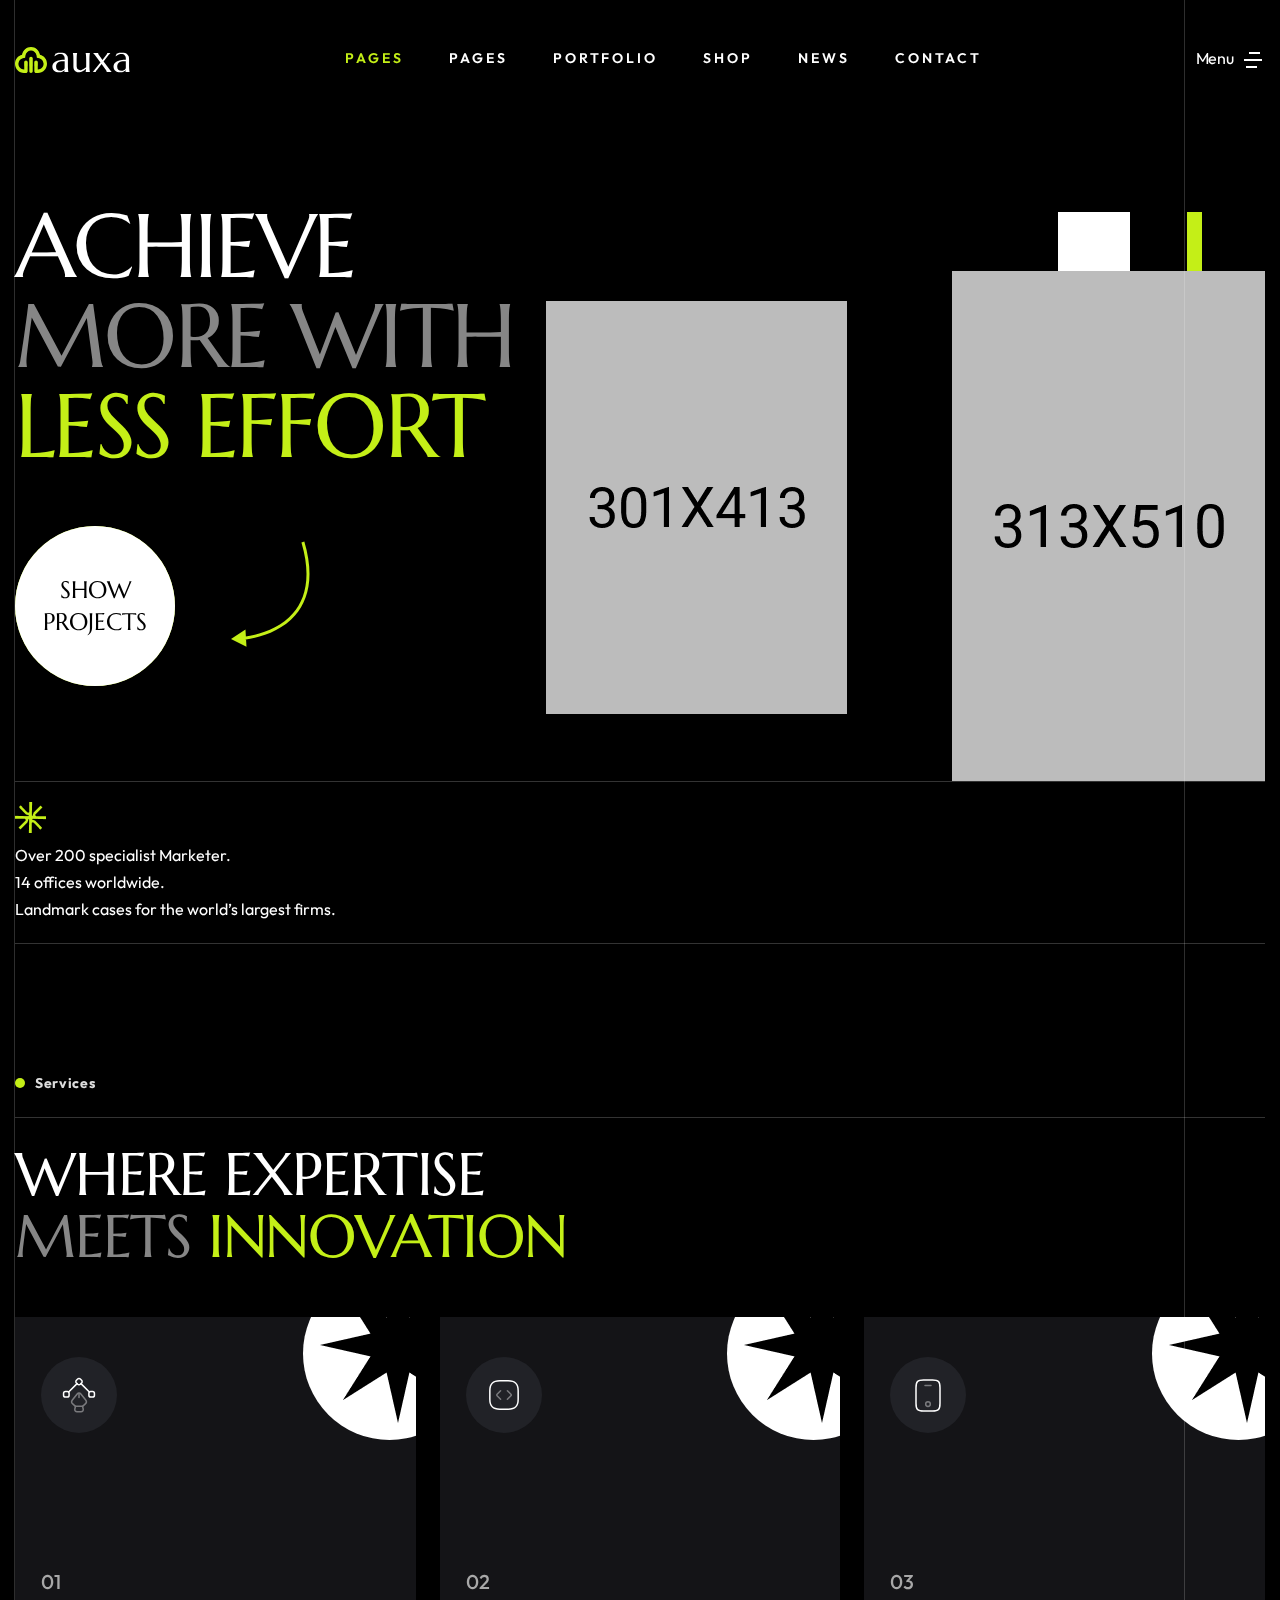
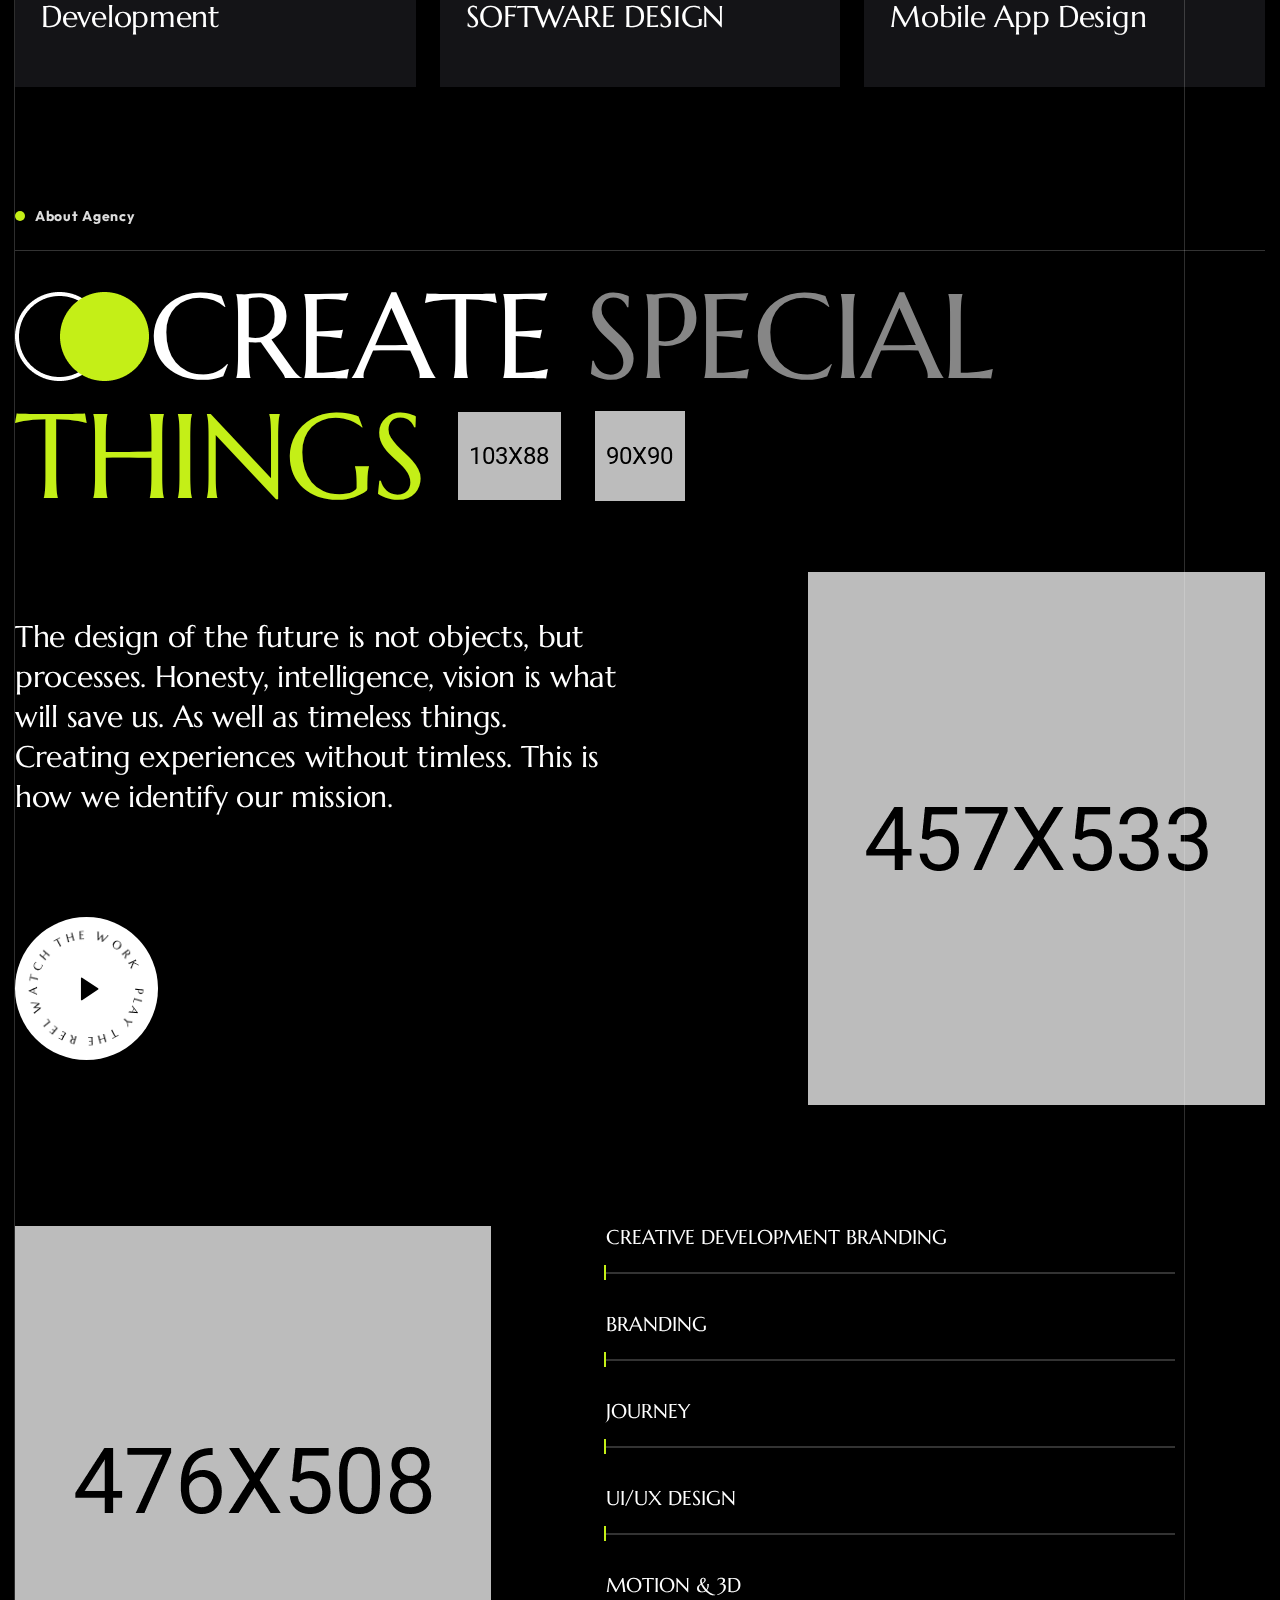
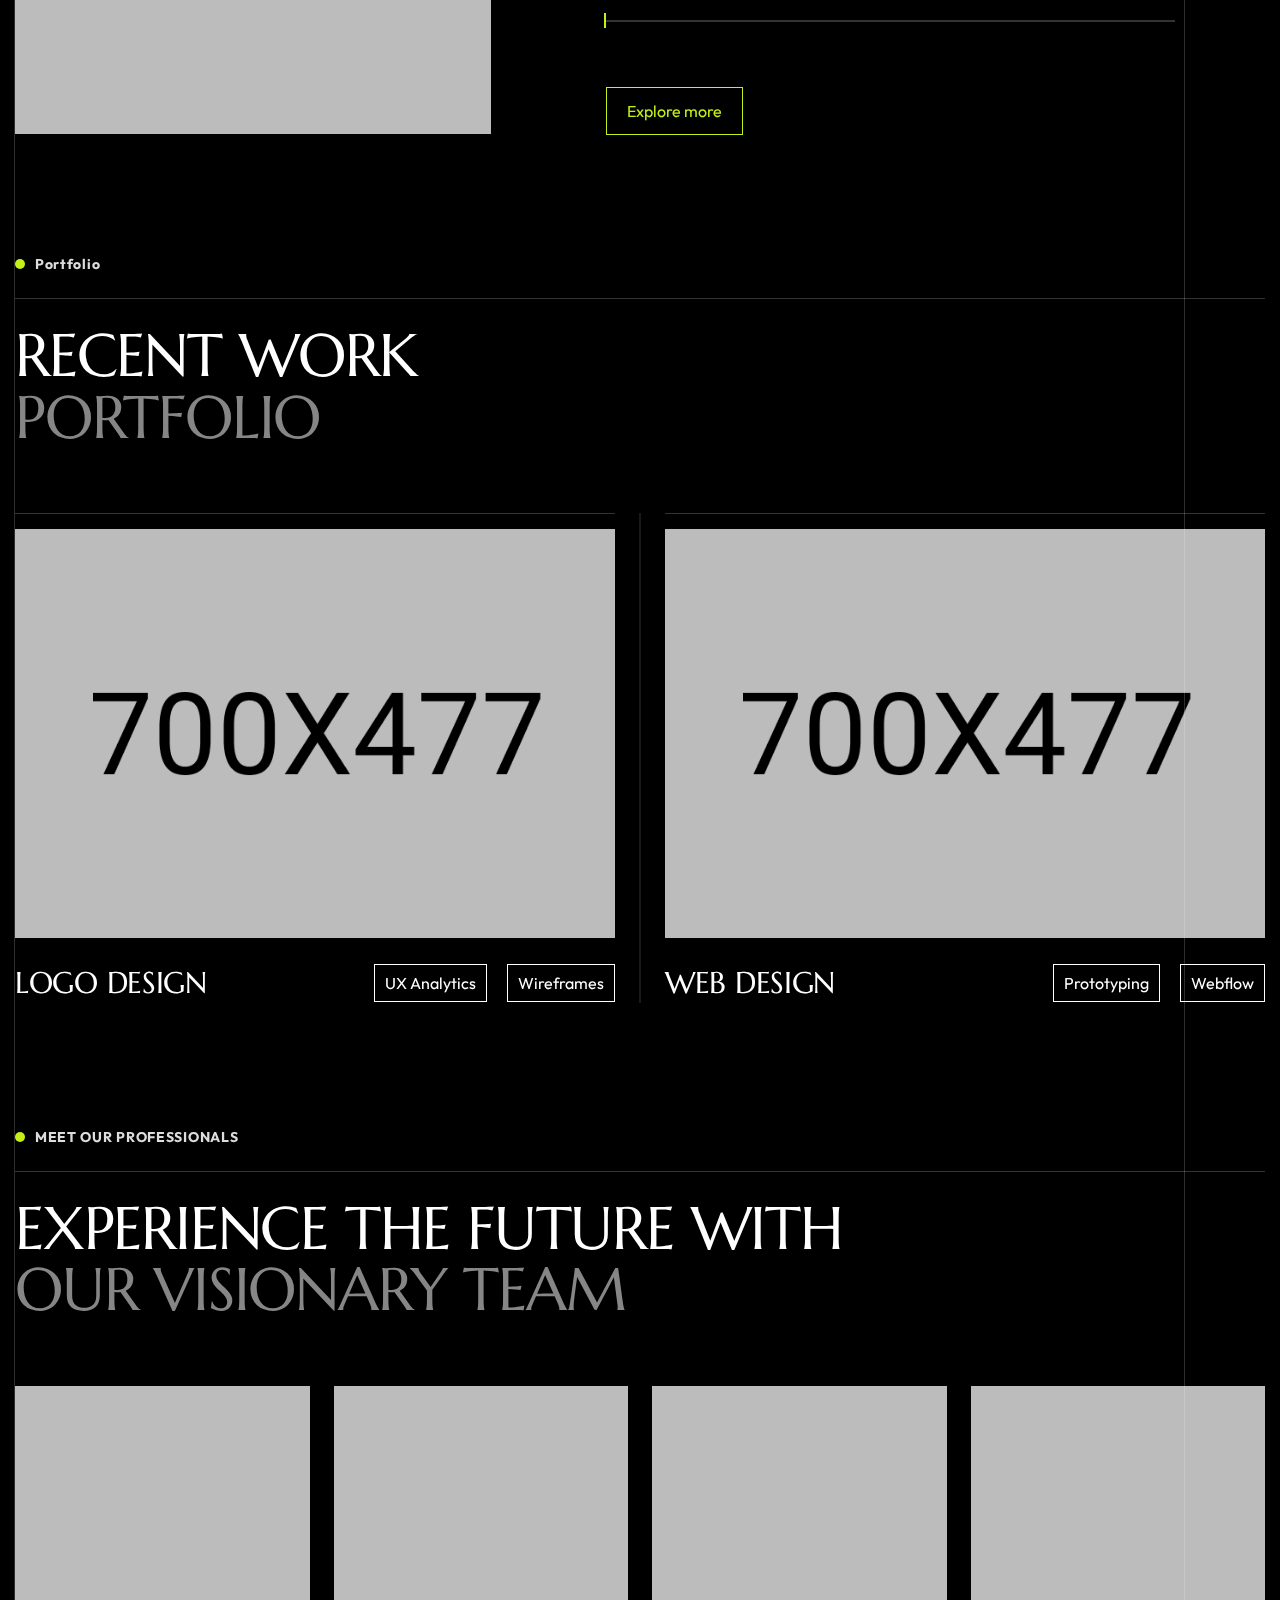
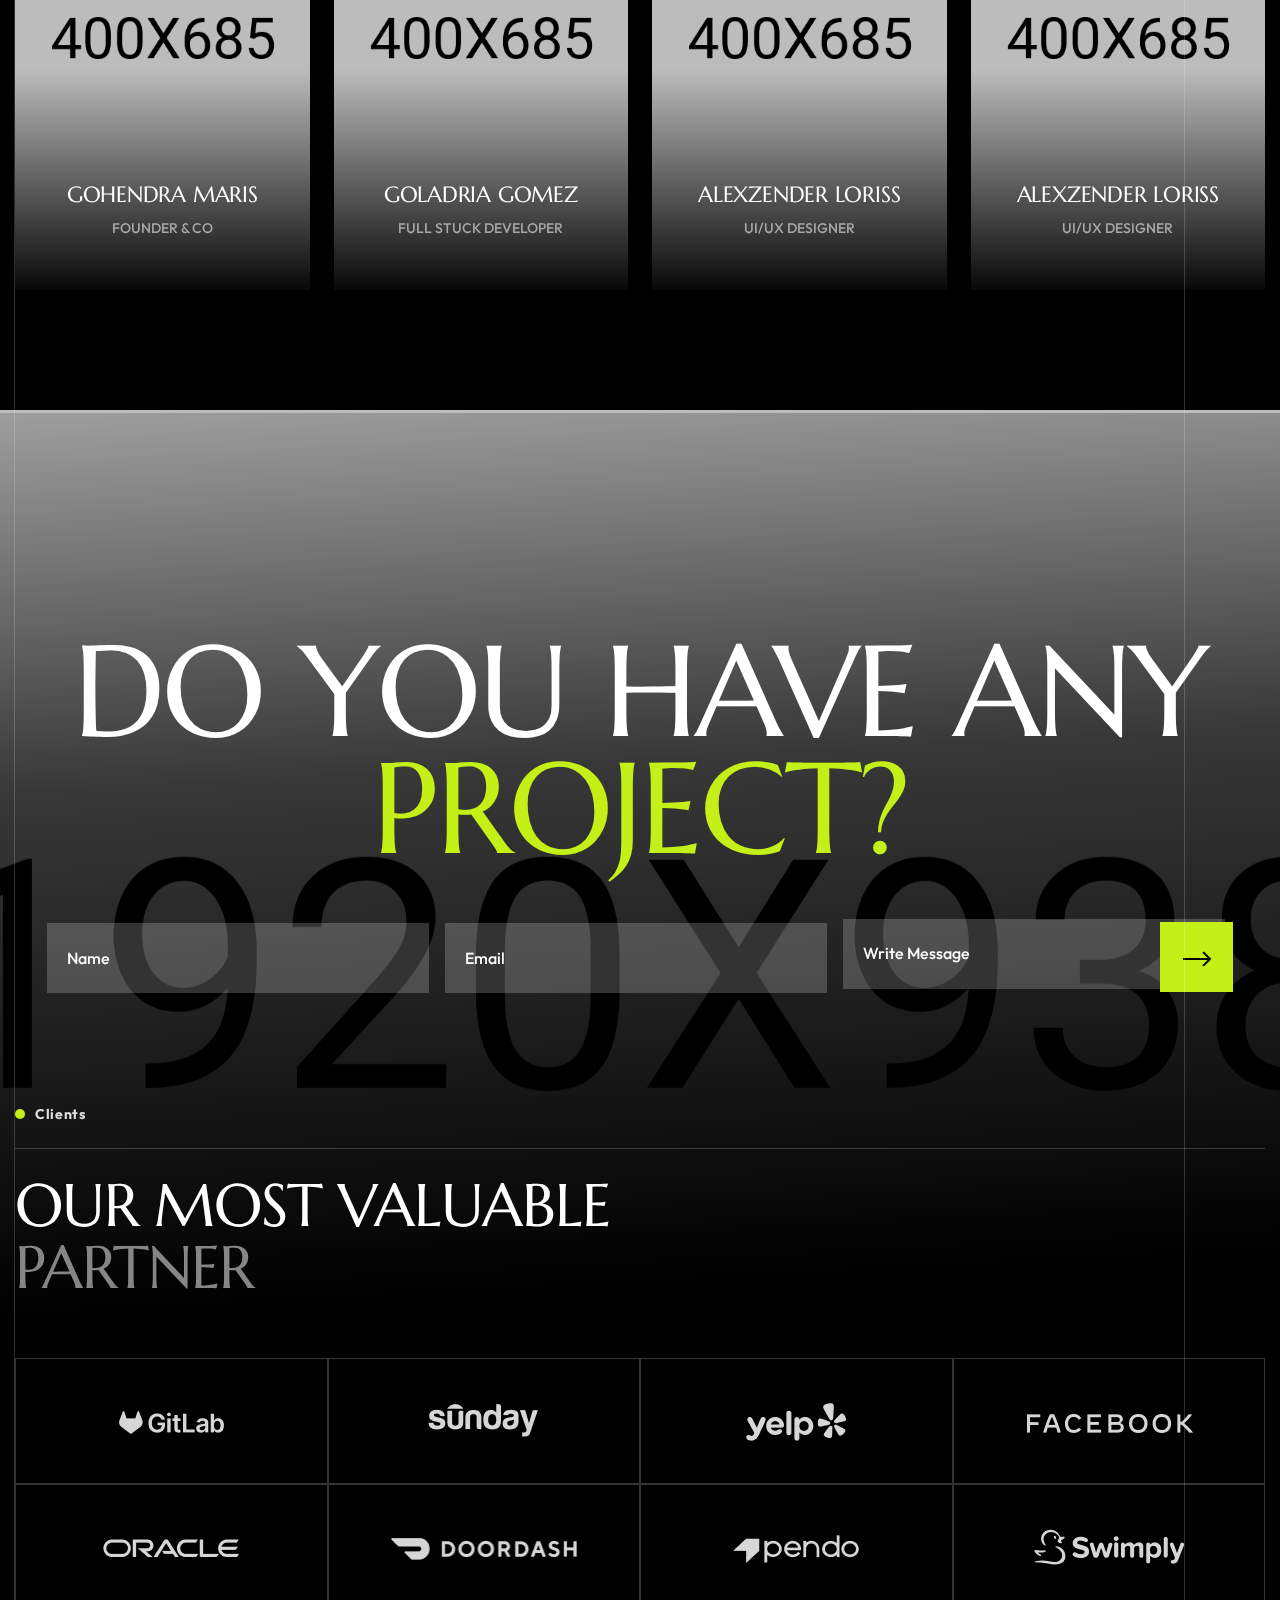
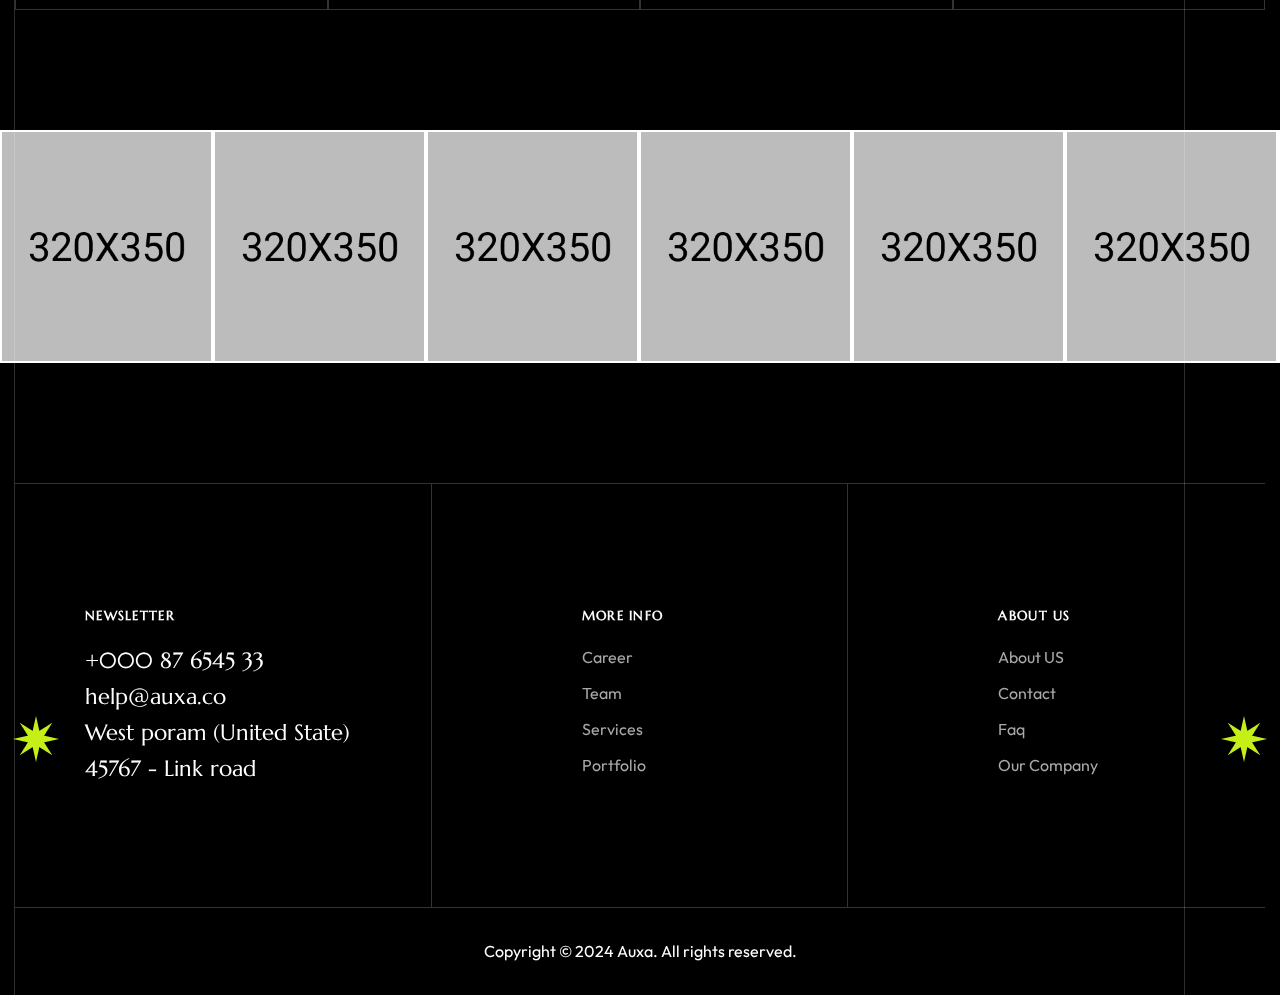
<file: home-2.html>
<!doctype html>
<html lang="zxx">

<head>

    <!--========= Required meta tags =========-->
    <meta charset="utf-8">
    <meta http-equiv="x-ua-compatible" content="ie=edge">
    <meta name="description" content="">
    <meta name="viewport" content="width=device-width, initial-scale=1, shrink-to-fit=no">

    <title>Auxa - Digital Studio and Agency HTML Template</title>

    <link rel="shortcut icon" href="assets/img/favicon.png" type="images/x-icon"/>

    <!-- css include -->
    <link rel="stylesheet" href="assets/css/bootstrap.min.css">
    <link rel="stylesheet" href="assets/css/fontawesome.css">
    <link rel="stylesheet" href="assets/css/animate.css">
    <link rel="stylesheet" href="assets/css/swiper.min.css">
    <link rel="stylesheet" href="assets/css/odometer.css">
    <link rel="stylesheet" href="assets/css/imageRevealHover.css">
    <link rel="stylesheet" href="assets/css/jquery-ui.min.css">
    <link rel="stylesheet" href="assets/css/magnific-popup.css">
    <link rel="stylesheet" href="assets/css/main.css">
</head>

<body>

<!-- backtotop - start -->
<div class="xb-backtotop">
    <a href="#" class="scroll">
        <i class="far fa-arrow-up"></i>
    </a>
</div>
<!-- backtotop - end -->


<!-- preloader start -->
<div id="xb-loadding" class="xb-loader"><div class="loading-spin"></div></div>
<!-- preloader end -->

<!-- line start -->
<div class="container">
    <div class="line_wrap">
        <div class="xb-line"></div>
    </div>
</div>
<!-- line end -->

<div class="body_wrap">

    <!-- header start -->
    <header id="xb-header-area" class="header-area is-sticky">
        <div class="xb-header">
            <div class="container">
                <div class="header__wrap ul_li_between">
                    <div class="header-logo">
                        <a href="index.html"><img src="assets/img/logo/logo.svg" alt=""></a>
                    </div>
                    <div class="main-menu__wrap ul_li navbar navbar-expand-lg">
                        <nav class="main-menu collapse navbar-collapse">
                            <ul>
                                <li class="menu-item-has-children active">
                                    <a href="#!"><span>Pages</span></a>
                                    <ul class="submenu">
                                        <li><a href="index.html"><span>Digital Marketing</span></a></li>
                                        <li class="active"><a href="home-2.html"><span>Branding Studio</span></a></li>
                                        <li><a href="home-3.html"><span>Digital Studio</span></a></li>
                                    </ul>
                                </li>
                                <li class="menu-item-has-children">
                                    <a href="#!"><span>Pages</span></a>
                                    <ul class="submenu">
                                        <li><a href="about.html"><span>About</span></a></li>
                                        <li><a href="service.html"><span>Services</span></a></li>
                                        <li><a href="service-single.html"><span>Service Details</span></a></li>
                                        <li><a href="team.html"><span>Team</span></a></li>
                                        <li><a href="team-single.html"><span>Team Details</span></a></li>
                                        <li><a href="career.html"><span>Career</span></a></li>
                                        <li><a href="career-single.html"><span>Career Details</span></a></li>
                                        <li><a href="faq.html"><span>FAQ</span></a></li>
                                    </ul>
                                </li>
                                <li class="menu-item-has-children">
                                    <a href="#!"><span>Portfolio</span></a>
                                    <ul class="submenu">
                                        <li><a href="project.html"><span>Portfolio</span></a></li>
                                        <li><a href="project-single.html"><span>Portfolio Details</span></a></li>
                                    </ul>
                                </li>
                                <li class="menu-item-has-children">
                                    <a href="#!"><span>Shop</span></a>
                                    <ul class="submenu">
                                        <li><a href="shop.html"><span>Products</span></a></li>
                                        <li><a href="shop-single.html"><span>Single Product</span></a></li>
                                        <li><a href="cart.html"><span>Cart</span></a></li>
                                        <li><a href="checkout.html"><span>Checkout</span></a></li>
                                    </ul>
                                </li>
                                <li class="menu-item-has-children">
                                    <a href="#!"><span>News</span></a>
                                    <ul class="submenu">
                                        <li><a href="blog.html"><span>News</span></a></li>
                                        <li><a href="blog-single.html"><span>News Details</span></a></li>
                                    </ul>
                                </li>
                                <li>
                                    <a href="contact.html"><span>Contact</span></a>
                                </li>
                            </ul>
                        </nav>
                        <div class="xb-header-wrap">
                            <div class="xb-header-menu">
                                <div class="xb-header-menu-scroll">
                                    <div class="xb-menu-close xb-hide-xl xb-close"></div>
                                    <div class="xb-logo-mobile xb-hide-xl">
                                        <a href="index.html" rel="home"><img src="assets/img/logo/logo.svg" alt=""></a></div>
                                    <div class="xb-header-mobile-search xb-hide-xl">
                                        <form role="search" action="#">
                                            <input type="text" placeholder="Search..." name="s" class="search-field">
                                        </form>
                                    </div>
                                    <nav class="xb-header-nav">
                                        <ul class="xb-menu-primary clearfix">
                                            <li class="menu-item menu-item-has-children">
                                                <a href="#"><span>Home</span></a>
                                                <ul class="sub-menu">
                                                    <li class="menu-item"><a href="index.html"><span>Digital Marketing</span></a></li>
                                                    <li class="menu-item active"><a href="home-2.html"><span>Branding Studio</span></a></li>
                                                    <li class="menu-item"><a href="home-3.html"><span>Digital Studio</span></a></li>
                                                </ul>
                                            </li>
                                            <li class="menu-item menu-item-has-children">
                                                <a href="#"><span>Pages</span></a>
                                                <ul class="sub-menu">
                                                    <li><a href="about.html"><span>About</span></a></li>
                                                    <li><a href="service.html"><span>Services</span></a></li>
                                                    <li><a href="service-single.html"><span>Service Details</span></a></li>
                                                    <li><a href="team.html"><span>Team</span></a></li>
                                                    <li><a href="team-single.html"><span>Team Details</span></a></li>
                                                    <li><a href="career.html"><span>Career</span></a></li>
                                                    <li><a href="career-single.html"><span>Career Details</span></a></li>
                                                    <li><a href="faq.html"><span>FAQ</span></a></li>
                                                </ul>
                                            </li>
                                            <li class="menu-item menu-item-has-children">
                                                <a href="portfolio.html"><span>Portfolio</span></a>
                                                <ul class="sub-menu">
                                                    <li><a href="project.html"><span>Portfolio</span></a></li>
                                                    <li><a href="project-single.html"><span>Portfolio Details</span></a></li>
                                                </ul>
                                            </li>
                                            <li class="menu-item menu-item-has-children">
                                                <a href="shop.html"><span>Shop</span></a>
                                                <ul class="sub-menu">
                                                    <li><a href="shop.html"><span>Products</span></a></li>
                                                    <li><a href="shop-single.html"><span>Single Product</span></a></li>
                                                    <li><a href="cart.html"><span>Cart</span></a></li>
                                                    <li><a href="checkout.html"><span>Checkout</span></a></li>
                                                </ul>
                                            </li>
                                            <li class="menu-item menu-item-has-children">
                                                <a href="blog.html"><span>News</span></a>
                                                <ul class="sub-menu">
                                                    <li><a href="blog.html"><span>News</span></a></li>
                                                    <li><a href="blog-single.html"><span>News Details</span></a></li>
                                                </ul>
                                            </li>
                                            <li class="menu-item"><a href="contact.html"><span>Contact</span></a></li>
                                        </ul>
                                    </nav>
                                </div>
                            </div>
                            <div class="xb-header-menu-backdrop"></div>
                        </div>
                    </div>
                    <div class="header-menu d-none d-lg-block">
                        <a class="burger-menu" href="javascript:void(0);"><span class="br-header_menu">Menu</span><img src="assets/img/branding/icon/brd-icon.png" alt=""></a>
                    </div>
                    <div class="header-bar-mobile side-menu d-lg-none">
                        <a class="xb-nav-mobile" href="javascript:void(0);"><img src="assets/img/digital-marketing/icon/menu01.png" alt=""></a>
                    </div>
                </div>
            </div>
        </div>
    </header>
    <!-- header end -->

    <!-- overlay menu start -->
    <div class="overlay-menu">
        <div class="close">
            <div class="xb-close"></div>
        </div>
        <div class="row overlay-wrap">
            <div class="col-xl-8 col-md-7 left-area">
                <nav>
                    <ul>
                        <li class="menu-item-has-children">
                            <a href="#">Home</a>
                            <ul class="sub">
                                <li><a href="index.html"><span>Digital Marketing</span></a></li>
                                <li><a href="home-2.html"><span>Digital Studio</span></a></li>
                                <li class="current-menu-item"><a href="home-3.html"><span>Branding</span></a></li>
                            </ul>
                        </li>
                        <li class="menu-item-has-children">
                            <a href="#">Pages</a>
                            <ul class="sub">
                                <li><a href="about.html"><span>About</span></a></li>
                                <li><a href="service.html"><span>Services</span></a></li>
                                <li><a href="service-single.html"><span>Service Details</span></a></li>
                                <li><a href="team.html"><span>Team</span></a></li>
                                <li><a href="team-single.html"><span>Team Details</span></a></li>
                                <li><a href="career.html"><span>Career</span></a></li>
                                <li><a href="career-single.html"><span>Career Details</span></a></li>
                                <li><a href="faq.html"><span>FAQ</span></a></li>
                            </ul>
                        </li>
                        <li class="menu-item-has-children">
                            <a href="#">Portfolio</a>
                            <ul class="sub">
                                <li><a href="project.html"><span>Portfolio</span></a></li>
                                <li><a href="project-single.html"><span>Portfolio Details</span></a></li>
                            </ul>
                        </li>
                        <li class="menu-item-has-children"><a href="#">Shop</a>
                            <ul class="sub">
                                <li><a href="shop.html"><span>Products</span></a></li>
                                <li><a href="shop-single.html"><span>Single Product</span></a></li>
                                <li><a href="cart.html"><span>Cart</span></a></li>
                                <li><a href="checkout.html"><span>Checkout</span></a></li>
                            </ul>
                        </li>
                        <li class="menu-item-has-children"><a href="#">News</a>
                            <ul class="sub">
                                <li><a href="blog.html"><span>News</span></a></li>
                                <li><a href="blog-single.html"><span>News Details</span></a></li>
                            </ul>
                        </li>
                        <li><a href="contact.html">Contact</a></li>
                    </ul> 
                </nav> 
            </div>
            <div class="col-xl-4 col-md-5 right-area">
                <ul>
                    <li><span class="title">Brief us</span></li>
                    <li><a href="mailto:hello@auxa.com" target="_blank">hello@auxa.com</a></li>
                    <li><a href="tel:53325356623" target="_blank">Tel. +53 325 356 623</a></li>
                </ul>
                <ul>
                    <li><span class="title">Our Office</span></li>
                    <li><p>72 Oceanview Drive Los Angeles, <br> CA 90045 USA</p></li>
                </ul>
                <ul>
                    <li><span class="title">Follow us</span></li>
                    <li>
                        <ul class="social-links">
                            <li><a href="#" target="_blank">Behance</a></li>
                            <li><a href="#" target="_blank">Dribbble</a></li>
                            <li><a href="#" target="_blank">Instagram</a></li>
                        </ul>
                    </li>
                </ul>
            </div>
        </div>
    </div>
    <!-- overlay menu end -->

    <!-- main area start  -->
    <main>
        <!-- hero section start  -->
        <section class="hero hero-three pt-130">
            <div class="container">
                <div class="row">
                    <div class="col-lg-5">
                        <div class="br-hero-content">
                            <div class="branding-title mb-55 wow skewIn">
                                <h1 class="title">Achieve <br> <span class="sp-one">More with</span> <span class="sp-two">Less Effort</span></h1>
                            </div>
                            <div class="br-button pos-rel">
                                <a href="project.html" class="circle-btn port-btn dm-btn xb-element-parallax wow fadeInUp" data-wow-delay="200ms" data-wow-duration=".7s">
                                    <div class="button__bg"></div>Show <br> PROJECTS
                                </a>
                                <div class="br-hero-arrow">
                                    <img class="wow fadeInRight" data-wow-delay="400ms" data-wow-duration=".7s" src="assets/img/branding/icon/hero_arrow.svg" alt="">
                                </div>
                            </div>
                        </div>
                    </div>
                    <div class="col-lg-7">
                        <div class="branding-image pos-rel">
                            <div class="xb-item--left_img pos-rel wow fadeInUp" data-wow-delay="200ms" data-wow-duration=".7s">
                                <img src="assets/img/branding/hero/img01.jpg" alt="">
                            </div>
                            <div class="xb-item--right_img">
                                <img class="img1 wow fadeInUp" data-wow-delay="300ms" data-wow-duration=".7s" src="assets/img/branding/hero/img02.jpg" alt="">
                                <img class="img2 wow fadeInUp" data-wow-delay="300ms" data-wow-duration=".7s" src="assets/img/branding/hero/img03.jpg" alt="">
                            </div>
                        </div>
                    </div>
                </div>
                <div class="branding-content">
                    <div class="xb-item--dm-icon"><img src="assets/img/digital-marketing/icon/dm-hero.png" alt=""></div>
                    <p class="xb-item--content">
                        Over 200 specialist Marketer. <br> 14 offices worldwide. <br> Landmark cases for the world’s largest firms.
                    </p>
                </div>
            </div>
        </section>
        <!-- hero section end  -->

        <!-- service start -->
        <section class="service pt-130">
            <div class="container">
                <div class="section-title section-title--dm branding-sec-title mb-50">
                    <span class="sub-title">services</span>
                    <h3 class="title">Where Expertise <br> <span>Meets <span>Innovation</span></span></h3>
                </div>
                <div class="row mt-none-30 justify-content-center">
                    <div class="col-lg-4 col-md-6 mt-30">
                        <div class="br-service pos-rel">
                            <div class="xb-item--icon">
                                <img src="assets/img/branding/icon/srv-icon-01.svg" alt="">
                            </div>
                            <div class="xb-item--holder">
                                <span class="xb-item--number">01</span>
                                <h3 class="xb-item--title">Development</h3>
                            </div>
                            <div class="xb-item--star">
                                <img src="assets/img/branding/service/srv01.jpg" alt="">
                            </div>
                            <a class="xb-overlay" href="service-single.html"></a>
                        </div>
                    </div>
                    <div class="col-lg-4 col-md-6 mt-30">
                        <div class="br-service pos-rel">
                            <div class="xb-item--icon">
                                <img src="assets/img/branding/icon/srv-icon-02.svg" alt="">
                            </div>
                            <div class="xb-item--holder">
                                <span class="xb-item--number">02</span>
                                <h3 class="xb-item--title">SOFTWARE DESIGN</h3>
                            </div>
                            <div class="xb-item--star">
                                <img src="assets/img/branding/service/srv01.jpg" alt="">
                            </div>
                            <a class="xb-overlay" href="service-single.html"></a>
                        </div>
                    </div>
                    <div class="col-lg-4 col-md-6 mt-30">
                        <div class="br-service pos-rel">
                            <div class="xb-item--icon">
                                <img src="assets/img/branding/icon/srv-icon-03.svg" alt="">
                            </div>
                            <div class="xb-item--holder">
                                <span class="xb-item--number">03</span>
                                <h3 class="xb-item--title">Mobile App Design</h3>
                            </div>
                            <div class="xb-item--star">
                                <img src="assets/img/branding/service/srv01.jpg" alt="">
                            </div>
                            <a class="xb-overlay" href="service-single.html"></a>
                        </div>
                    </div>
                </div>
            </div>
        </section>
        <!-- service end -->

        <!-- about start -->
        <section class="about pt-120">
            <div class="container">
                <div class="section-title section-title--dm branding-sec-title">
                    <span class="sub-title">about agency</span>
                    <h3 class="br-title"><span class="sp-img"><img src="assets/img/branding/about/img02.jpg" alt=""></span>create <span class="sp-one">special</span> <span class="sp-two">Things</span> <span class="sp-img"><img src="assets/img/branding/about/img03.jpg" alt=""></span> <span class="sp-img"><img src="assets/img/branding/about/img04.jpg" alt=""></span></h3>
                </div>
                <div class="row about-branding align-items-center mt-30">
                    <div class="col-lg-7 mt-25">
                        <div class="sd-about pos-rel">
                            <h4 class="content mb-100">The design of the future is not objects, but processes. Honesty, intelligence, vision is what will save us. As well as timeless things. Creating experiences without timless. This is how we identify our mission.</h4>
                            <a class="sd-about-video popup-video" href="https://www.youtube.com/watch?v=cRXm1p-CNyk">
                                <img src="assets/img/branding/icon/play-icon.svg" alt="">
                                <img class="play-text" src="assets/img/branding/icon/play-text2.png" alt="">
                            </a>
                        </div>
                    </div>
                    <div class="col-lg-5 mt-25">
                        <div class="about-image text-md-end">
                            <img src="assets/img//branding/about/img01.jpg" alt="">
                        </div>
                    </div>
                </div>
            </div>
        </section>
        <!-- about end -->

        <!-- skills start -->
        <section class="skills pt-120 pb-120">
            <div class="container">
                <div class="row align-items-center mt-none-30">
                    <div class="col-lg-5 mt-30">
                        <div class="skills-img">
                            <img src="assets/img/branding/skills/img_01.jpg" alt="">
                        </div>
                    </div>
                    <div class="col-lg-7 mt-30">
                        <div class="skill-inner">
                            <div class="skill-wrap">
                                <div class="skill-item">
                                    <h4>Creative Development Branding </h4>
                                    <div class="progress"><div class="progress-bar" data-percent="90"></div></div>
                                </div>
                                <div class="skill-item">
                                    <h4>Branding</h4>
                                    <div class="progress"><div class="progress-bar" data-percent="80"></div></div>
                                </div>
                                <div class="skill-item">
                                    <h4>Journey</h4>
                                    <div class="progress"><div class="progress-bar" data-percent="85"></div></div>
                                </div>
                                <div class="skill-item">
                                    <h4>UI/UX design</h4>
                                    <div class="progress"><div class="progress-bar" data-percent="70"></div></div>
                                </div>
                                <div class="skill-item">
                                    <h4>Motion & 3D</h4>
                                    <div class="progress"><div class="progress-bar" data-percent="90"></div></div>
                                </div>
                            </div>
                            <a class="ds-btn mt-65" href="about.html">Explore more</a>
                        </div>
                    </div>
                </div>
            </div>
        </section>
        <!-- skills end -->
        
        <!-- portfolio start -->
        <div class="portfolio">
            <div class="container">
                <div class="section-title section-title--dm branding-sec-title mb-35">
                    <span class="sub-title">portfolio</span>
                    <h3 class="title">Recent Work <br> <span>Portfolio</span></h3>
                </div>
                <div class="br-portfolio-inner pos-rel">
                    <div class="row g-50">             
                        <div class="col-lg-6 col-md-6 mt-30">
                            <div class="br-portfolio xb-hover-zoom pos-rel">
                                <div class="xb-item--img">
                                   <a href="project-single.html"><img src="assets/img/branding/portfolio/port-mg01.jpg" alt=""></a>
                                </div>
                                <div class="xb-item--holder ul_li_between">
                                    <a class="xb-item--name mt-25" href="#!">Logo Design</a>
                                    <div class="xb-item--btn mt-25">
                                        <a href="#!">UX Analytics</a>
                                        <a href="#!">Wireframes</a>
                                    </div>
                                </div>
                            </div>
                        </div>
                        <div class="col-lg-6 col-md-6 mt-30">
                            <div class="line"></div>
                            <div class="br-portfolio xb-hover-zoom pos-rel">
                                <div class="xb-item--img">
                                   <a href="project-single.html"><img src="assets/img/branding/portfolio/port-mg02.jpg" alt=""></a>
                                </div>
                                <div class="xb-item--holder ul_li_between">
                                    <a class="xb-item--name mt-25" href="#!">Web Design</a>
                                    <div class="xb-item--btn mt-25">
                                        <a href="#!">Prototyping</a>
                                        <a href="#!">Webflow</a>
                                    </div>
                                </div>
                            </div>
                        </div>
                    </div> 
                </div>
            </div>
        </div>
        <!-- portfolio end -->

        <!-- team start -->
        <section class="team-member pt-125 pb-120">
            <div class="container">
                <div class="section-title section-title--dm branding-sec-title mb-65">
                    <span class="sub-title">MEET OUR PROFESSIONALS</span>
                    <h3 class="title">Experience the Future with <br> <span>our Visionary Team</span></h3>
                </div>
                <div class="team-inner">
                    <div class="row mt-none-65">
                        <div class="col-lg-3 col-md-6 mt-65">
                            <div class="xb-team pos-rel">
                                <div class="xb-item--img ">
                                    <img src="assets/img/team/tm_01.png" alt="">
                                </div>
                                <div class="xb-item--holder text-center">
                                    <h3 class="xb-item--title"><a href="team-single.html">Gohendra Maris</a></h3>
                                    <p class="xb-item--desig">Founder &amp; CO</p>
                                    <ul class="xb-item--icon ul_li_center">
                                        <li><a href="#!"><i class="fab fa-twitter"></i></a></li>
                                        <li><a href="#!"><i class="fab fa-facebook-f"></i></a></li>
                                        <li><a href="#!"><i class="fab fa-linkedin-in"></i></a></li>
                                        <li><a href="#!"><i class="fab fa-instagram"></i></a></li>
                                    </ul>
                                </div>
                            </div>
                        </div>
                        <div class="col-lg-3 col-md-6 mt-65">
                            <div class="xb-team pos-rel">
                                <div class="xb-item--img ">
                                    <img src="assets/img/team/tm_02.png" alt="">
                                </div>
                                <div class="xb-item--holder text-center">
                                    <h3 class="xb-item--title"><a href="team-single.html">Goladria Gomez</a></h3>
                                    <p class="xb-item--desig">Full Stuck Developer</p>
                                    <ul class="xb-item--icon ul_li_center">
                                        <li><a href="#!"><i class="fab fa-twitter"></i></a></li>
                                        <li><a href="#!"><i class="fab fa-facebook-f"></i></a></li>
                                        <li><a href="#!"><i class="fab fa-linkedin-in"></i></a></li>
                                        <li><a href="#!"><i class="fab fa-instagram"></i></a></li>
                                    </ul>
                                </div>
                            </div>
                        </div>
                        <div class="col-lg-3 col-md-6 mt-65">
                            <div class="xb-team pos-rel">
                                <div class="xb-item--img ">
                                    <img src="assets/img/team/tm_03.png" alt="">
                                </div>
                                <div class="xb-item--holder text-center">
                                    <h3 class="xb-item--title"><a href="team-single.html">Alexzender Loriss</a></h3>
                                    <p class="xb-item--desig">UI/UX Designer</p>
                                    <ul class="xb-item--icon ul_li_center">
                                        <li><a href="#!"><i class="fab fa-twitter"></i></a></li>
                                        <li><a href="#!"><i class="fab fa-facebook-f"></i></a></li>
                                        <li><a href="#!"><i class="fab fa-linkedin-in"></i></a></li>
                                        <li><a href="#!"><i class="fab fa-instagram"></i></a></li>
                                    </ul>
                                </div>
                            </div>
                        </div>
                        <div class="col-lg-3 col-md-6 mt-65">
                            <div class="xb-team pos-rel">
                                <div class="xb-item--img ">
                                    <img src="assets/img/team/tm_03.png" alt="">
                                </div>
                                <div class="xb-item--holder text-center">
                                    <h3 class="xb-item--title"><a href="team-single.html">Alexzender Loriss</a></h3>
                                    <p class="xb-item--desig">UI/UX Designer</p>
                                    <ul class="xb-item--icon ul_li_center">
                                        <li><a href="#!"><i class="fab fa-twitter"></i></a></li>
                                        <li><a href="#!"><i class="fab fa-facebook-f"></i></a></li>
                                        <li><a href="#!"><i class="fab fa-linkedin-in"></i></a></li>
                                        <li><a href="#!"><i class="fab fa-instagram"></i></a></li>
                                    </ul>
                                </div>
                            </div>
                        </div>
                    </div>
                </div>
            </div>
        </section>
         <!-- team end -->
         
         <!-- project section start  -->
         <section class="cta cta-bg pos-rel pt-120">
            <div class="cta-bg-inner ukiyo img-size-1 img-position-l"
            data-u-speed=".6" data-background="assets/img/branding/team/team-bg.jpg"></div>
            <div class="container">
                <div class="row">
                    <div class="cta-title text-center mb-75">
                        <h2 class="title">Do You Have Any <br> <span> Project?</span></h2>
                        <form action="#" class="br-cta-form ul_li pos-rel">
                            <div class="field-item">
                                <input type="text" placeholder="Name">
                            </div>
                            <div class="field-item">
                                <input type="text" placeholder="Email">
                            </div>
                            <div class="field-item">
                                <textarea name="message" id="message" cols="30" rows="10" placeholder="Write Message"></textarea>
                            </div>
                            <button class="btn"><img src="assets/img/icon/arrow_right2.svg" alt=""></button>
                        </form>
                    </div>
                </div>
            </div>
         </section>
         <!-- project section end  -->

         <!-- brand start -->
         <section class="branding-brand">
            <div class="container">
                <div class="section-title section-title--dm branding-sec-title mb-60">
                    <span class="sub-title">Clients</span>
                    <h3 class="title">Our most valuable <br> <span>Partner</span></h3>
                </div>
                <div class="row g-0">
                    <div class="col-lg-3 col-md-6">
                        <div class="br-brand">
                            <a href="#!"><img src="assets/img/branding/brand/br01.png" alt=""></a>
                        </div>
                    </div>
                    <div class="col-lg-3 col-md-6">
                        <div class="br-brand">
                            <a href="#!"><img src="assets/img/branding/brand/br02.png" alt=""></a>
                        </div>
                    </div>
                    <div class="col-lg-3 col-md-6">
                        <div class="br-brand">
                            <a href="#!"><img src="assets/img/branding/brand/br03.png" alt=""></a>
                        </div>
                    </div>
                    <div class="col-lg-3 col-md-6">
                        <div class="br-brand">
                            <a href="#!"><img src="assets/img/branding/brand/br04.png" alt=""></a>
                        </div>
                    </div>
                    <div class="col-lg-3 col-md-6">
                        <div class="br-brand">
                            <a href="#!"><img src="assets/img/branding/brand/br05.png" alt=""></a>
                        </div>
                    </div>
                    <div class="col-lg-3 col-md-6">
                        <div class="br-brand">
                            <a href="#!"><img src="assets/img/branding/brand/br06.png" alt=""></a>
                        </div>
                    </div>
                    <div class="col-lg-3 col-md-6">
                        <div class="br-brand">
                            <a href="#!"><img src="assets/img/branding/brand/br07.png" alt=""></a>
                        </div>
                    </div>
                    <div class="col-lg-3 col-md-6">
                        <div class="br-brand">
                            <a href="#!"><img src="assets/img/branding/brand/br08.png" alt=""></a>
                        </div>
                    </div>
                </div>
            </div>
         </section>
         <!-- brand end -->

          <!-- instragram start -->
        <section class="instragram pt-120 pb-120">
            <div class="instragram-slider">
                <div class="swiper-wrapper">
                    <div class="swiper-slide">
                        <div class="instragram-img pos-rel">
                            <img src="assets/img/digital-marketing/instragram/ins01.jpg" alt="">
                            <a href="#!" class="ins_link"><img src="assets/img/digital-marketing/icon/ins01.svg" alt=""></a>
                        </div>
                    </div>
                    <div class="swiper-slide">
                        <div class="instragram-img pos-rel">
                            <img src="assets/img/digital-marketing/instragram/ins02.jpg" alt="">
                            <a href="#!" class="ins_link"><img src="assets/img/digital-marketing/icon/ins01.svg" alt=""></a>
                        </div>
                    </div>
                    <div class="swiper-slide">
                        <div class="instragram-img pos-rel">
                            <img src="assets/img/digital-marketing/instragram/ins03.jpg" alt="">
                            <a href="#!" class="ins_link"><img src="assets/img/digital-marketing/icon/ins01.svg" alt=""></a>
                        </div>
                    </div>
                    <div class="swiper-slide">
                        <div class="instragram-img pos-rel">
                            <img src="assets/img/digital-marketing/instragram/ins04.jpg" alt="">
                            <a href="#!" class="ins_link"><img src="assets/img/digital-marketing/icon/ins01.svg" alt=""></a>
                        </div>
                    </div>
                    <div class="swiper-slide">
                        <div class="instragram-img pos-rel">
                            <img src="assets/img/digital-marketing/instragram/ins05.jpg" alt="">
                            <a href="#!" class="ins_link"><img src="assets/img/digital-marketing/icon/ins01.svg" alt=""></a>
                        </div>
                    </div>
                    <div class="swiper-slide">
                        <div class="instragram-img pos-rel">
                            <img src="assets/img/digital-marketing/instragram/ins06.jpg" alt="">
                            <a href="#!" class="ins_link"><img src="assets/img/digital-marketing/icon/ins01.svg" alt=""></a>
                        </div>
                    </div>
                    <div class="swiper-slide">
                        <div class="instragram-img pos-rel">
                            <img src="assets/img/digital-marketing/instragram/ins03.jpg" alt="">
                            <a href="#!" class="ins_link"><img src="assets/img/digital-marketing/icon/ins01.svg" alt=""></a>
                        </div>
                    </div>
                </div>
            </div>
        </section>
        <!-- istragram end -->

    </main>
    <!-- main area end  -->
    
   <!-- footer strt -->
    <footer class="footer footer-style-three pos-rel">
        <div class="container">
            <div class="dm-footer-line">
                <div class="row g-0">
                    <div class="col-lg-4 col-md-4 footer-col">
                        <div class="footer-widget">
                            <h3 class="widget-title">Newsletter</h3>
                            <h2 class="footer-info">+000 87 6545 33 <br>
                                help@auxa.co <br>
                                West poram (United State) <br> 45767 - Link road</h2>
                        </div>
                    </div>
                    <div class="col-lg-4 col-md-4 footer-col">
                        <div class="footer-widget">
                            <h3 class="widget-title">MORE INFO</h3>
                            <ul class="footer-links">
                                <li><a href="#!">Career</a></li>
                                <li><a href="#!">Team</a></li>
                                <li><a href="#!">Services</a></li>
                                <li><a href="#!">Portfolio</a></li>
                            </ul>
                        </div>
                    </div>
                    <div class="col-lg-4 col-md-4 footer-col">
                        <div class="footer-widget">
                            <h3 class="widget-title">About US</h3>
                            <ul class="footer-links">
                                <li><a href="#!">About US</a></li>
                                <li><a href="#!">Contact</a></li>
                                <li><a href="#!">Faq</a></li>
                                <li><a href="#!">Our Company</a></li>
                            </ul>
                        </div>
                    </div>
                </div>
            </div>
            <div class="footer-copyright text-center">
                Copyright © 2024 Auxa. All rights reserved.
            </div>
        </div>
        <div class="footer-shape">
            <div class="shape shape--1">
                <img src="assets/img/branding/icon/star.png" alt="">
            </div>
            <div class="shape shape--2">
                <img src="assets/img/branding/icon/star.png" alt="">
            </div>
        </div>
    </footer>
    <!-- footer end -->

</div>

<!-- jquery include -->
<script src="assets/js/jquery-3.7.1.min.js"></script>
<script src="assets/js/bootstrap.bundle.min.js"></script>
<script src="assets/js/swiper.min.js"></script>
<script src="assets/js/wow.min.js"></script>
<script src="assets/js/gsap.min.js"></script>
<script src="assets/js/ScrollSmoother.min.js"></script>
<script src="assets/js/ScrollTrigger.min.js"></script>
<script src="assets/js/SplitText.min.js"></script>
<script src="assets/js/appear.js"></script>
<script src="assets/js/odometer.min.js"></script>
<script src="assets/js/imagesloaded.pkgd.min.js"></script>
<script src="assets/js/jquery.marquee.min.js"></script>
<script src="assets/js/isotope.pkgd.min.js"></script>
<script src="assets/js/jquery.magnific-popup.min.js"></script>
<script src="assets/js/touchspin.js"></script>
<script src="assets/js/jquery-ui.min.js"></script>
<script src="assets/js/imageRevealHover.js"></script>
<script src="assets/js/TweenMax.min.js"></script>
<script src="assets/js/easing.min.js"></script>
<script src="assets/js/scrollspy.js"></script>
<script src="assets/js/ukiyo.min.js"></script>
<script src="assets/js/lenis.js"></script>
<script src="assets/js/matter.js"></script>
<script src="assets/js/throwable.js"></script>
<script src="assets/js/main.js"></script>

</body>

</html>
</file>
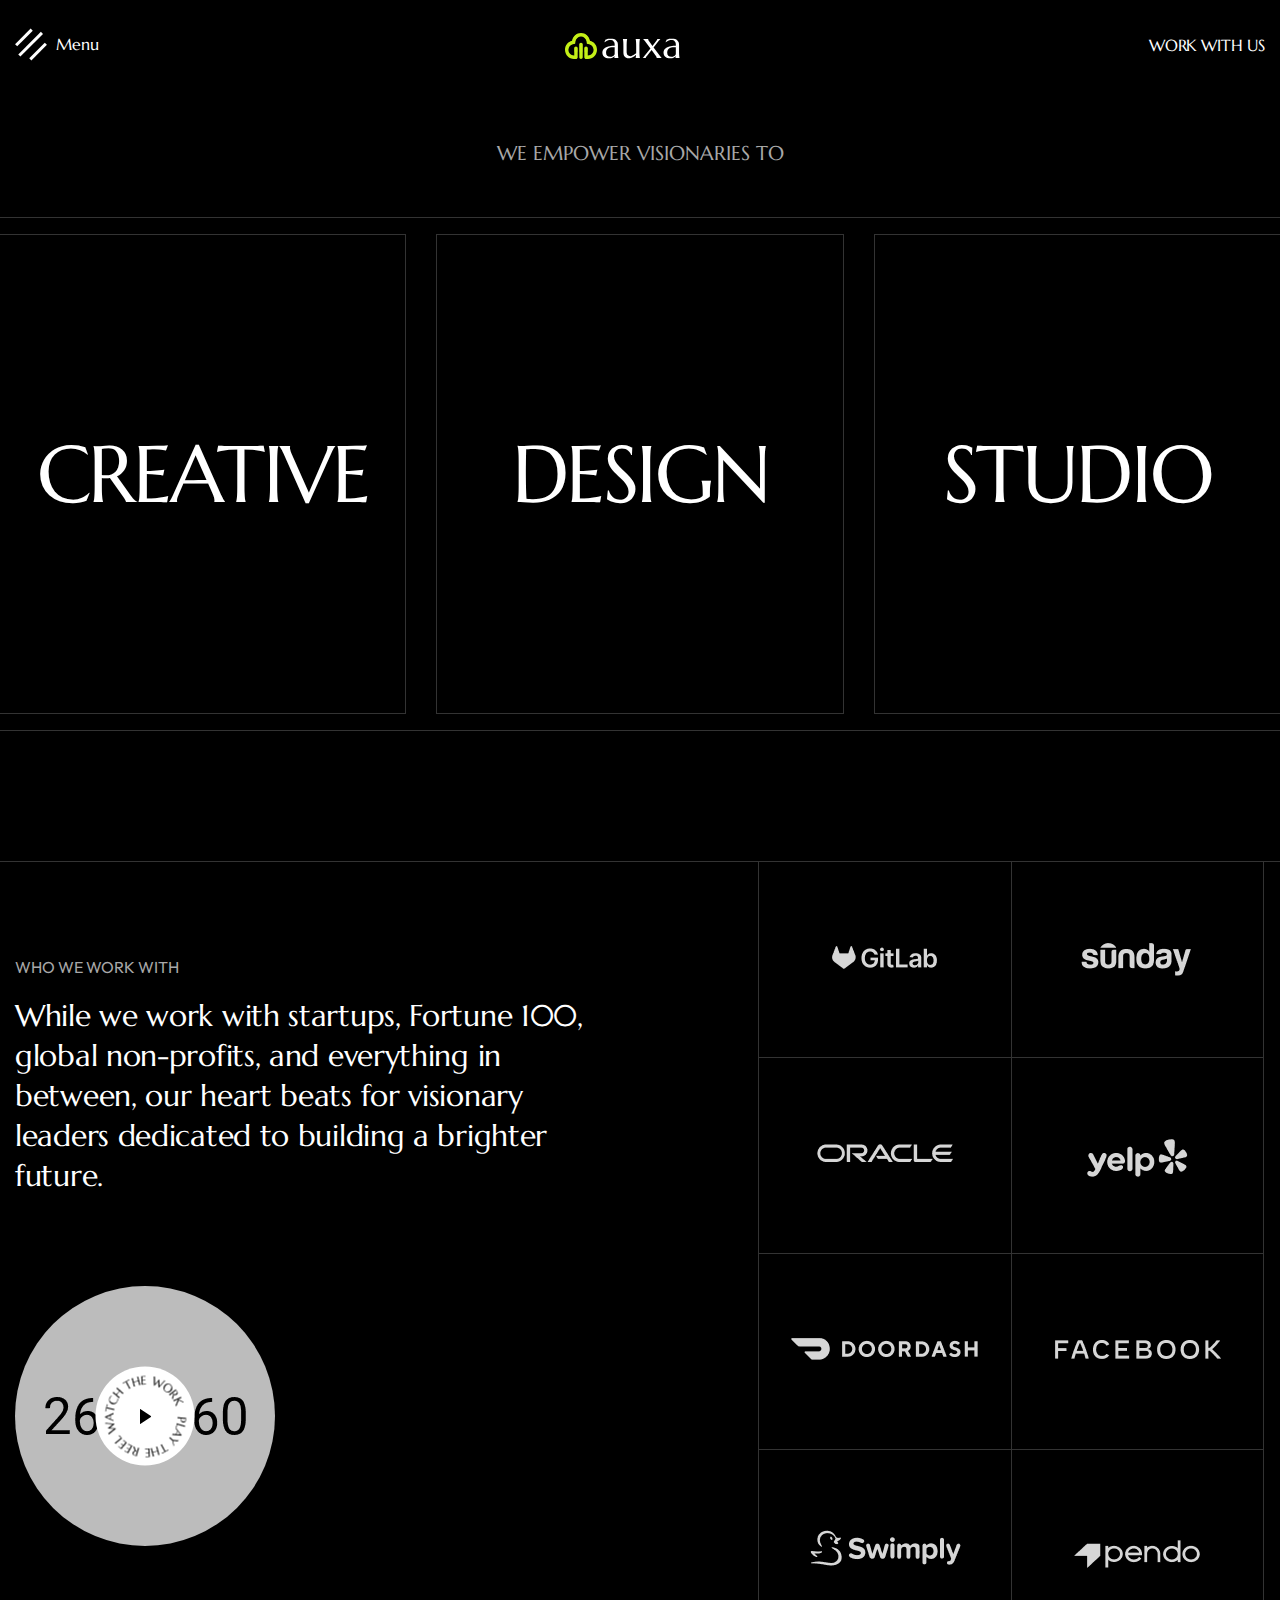
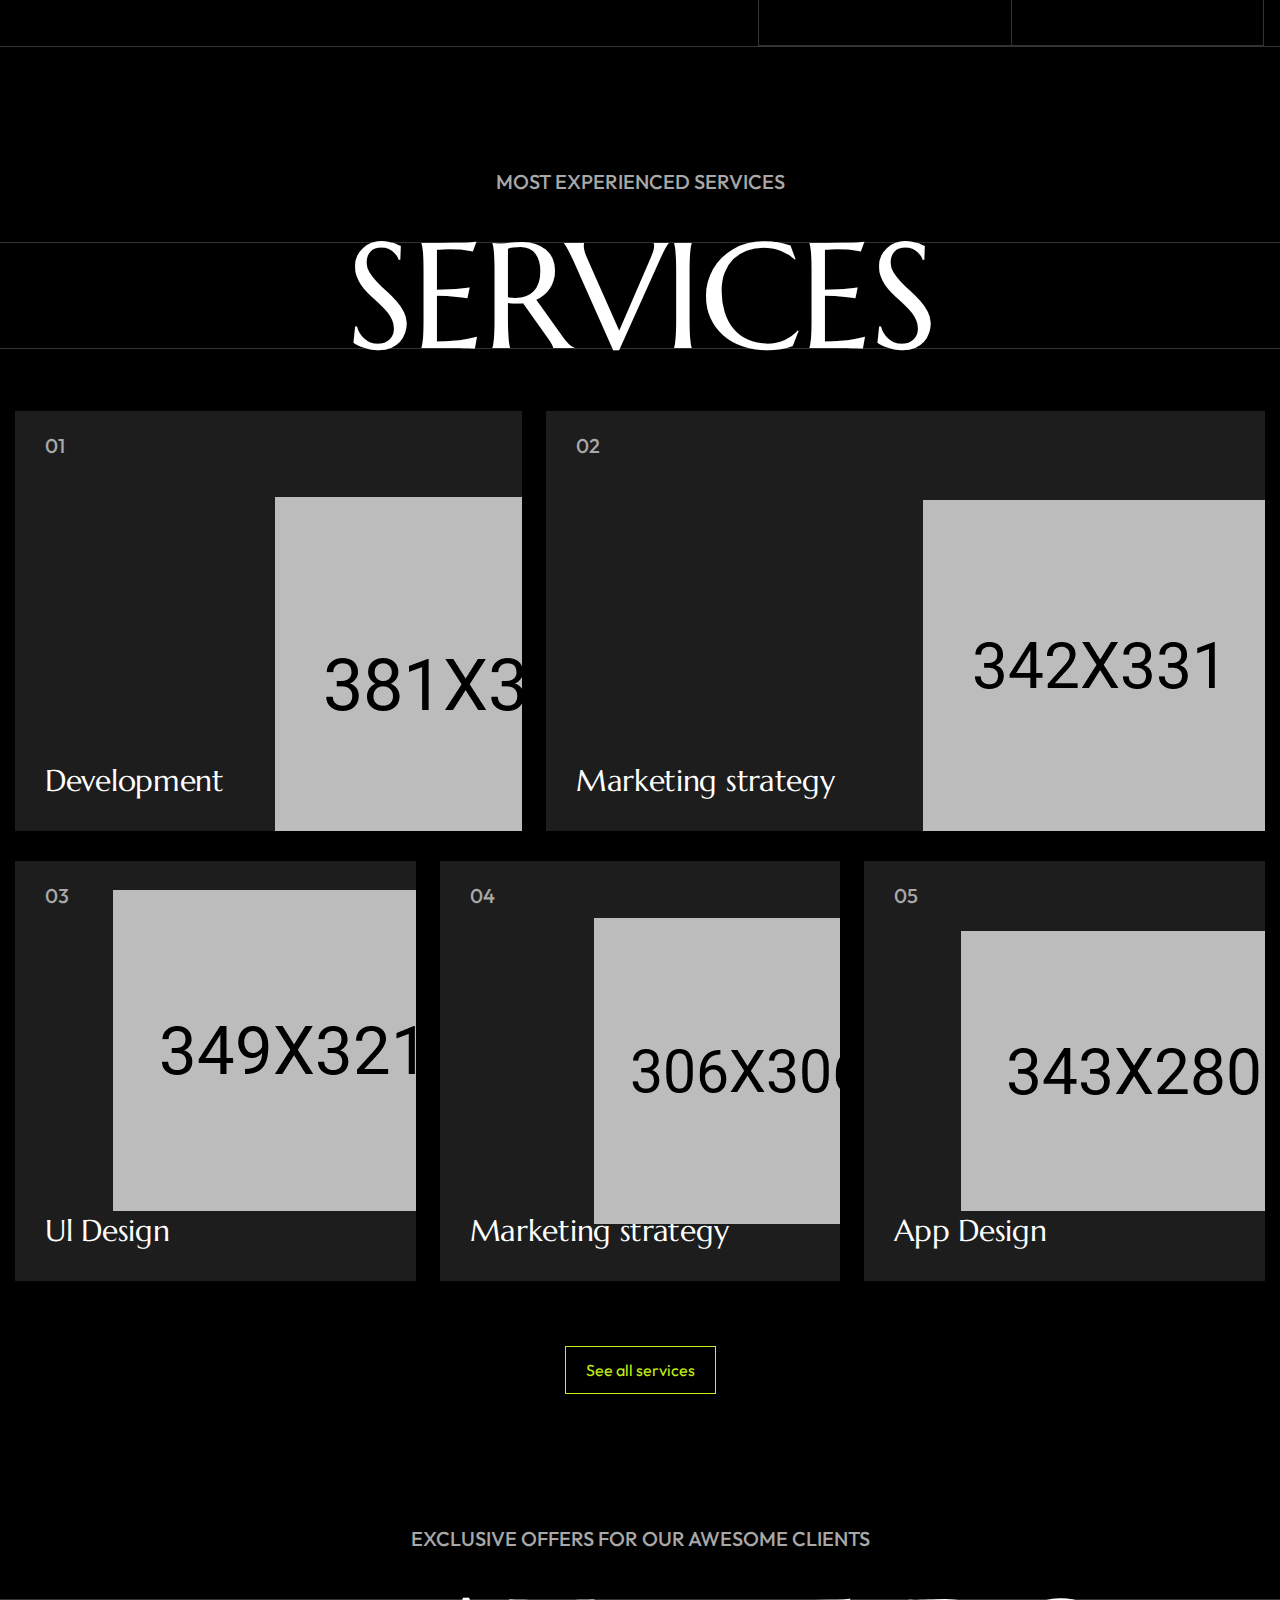
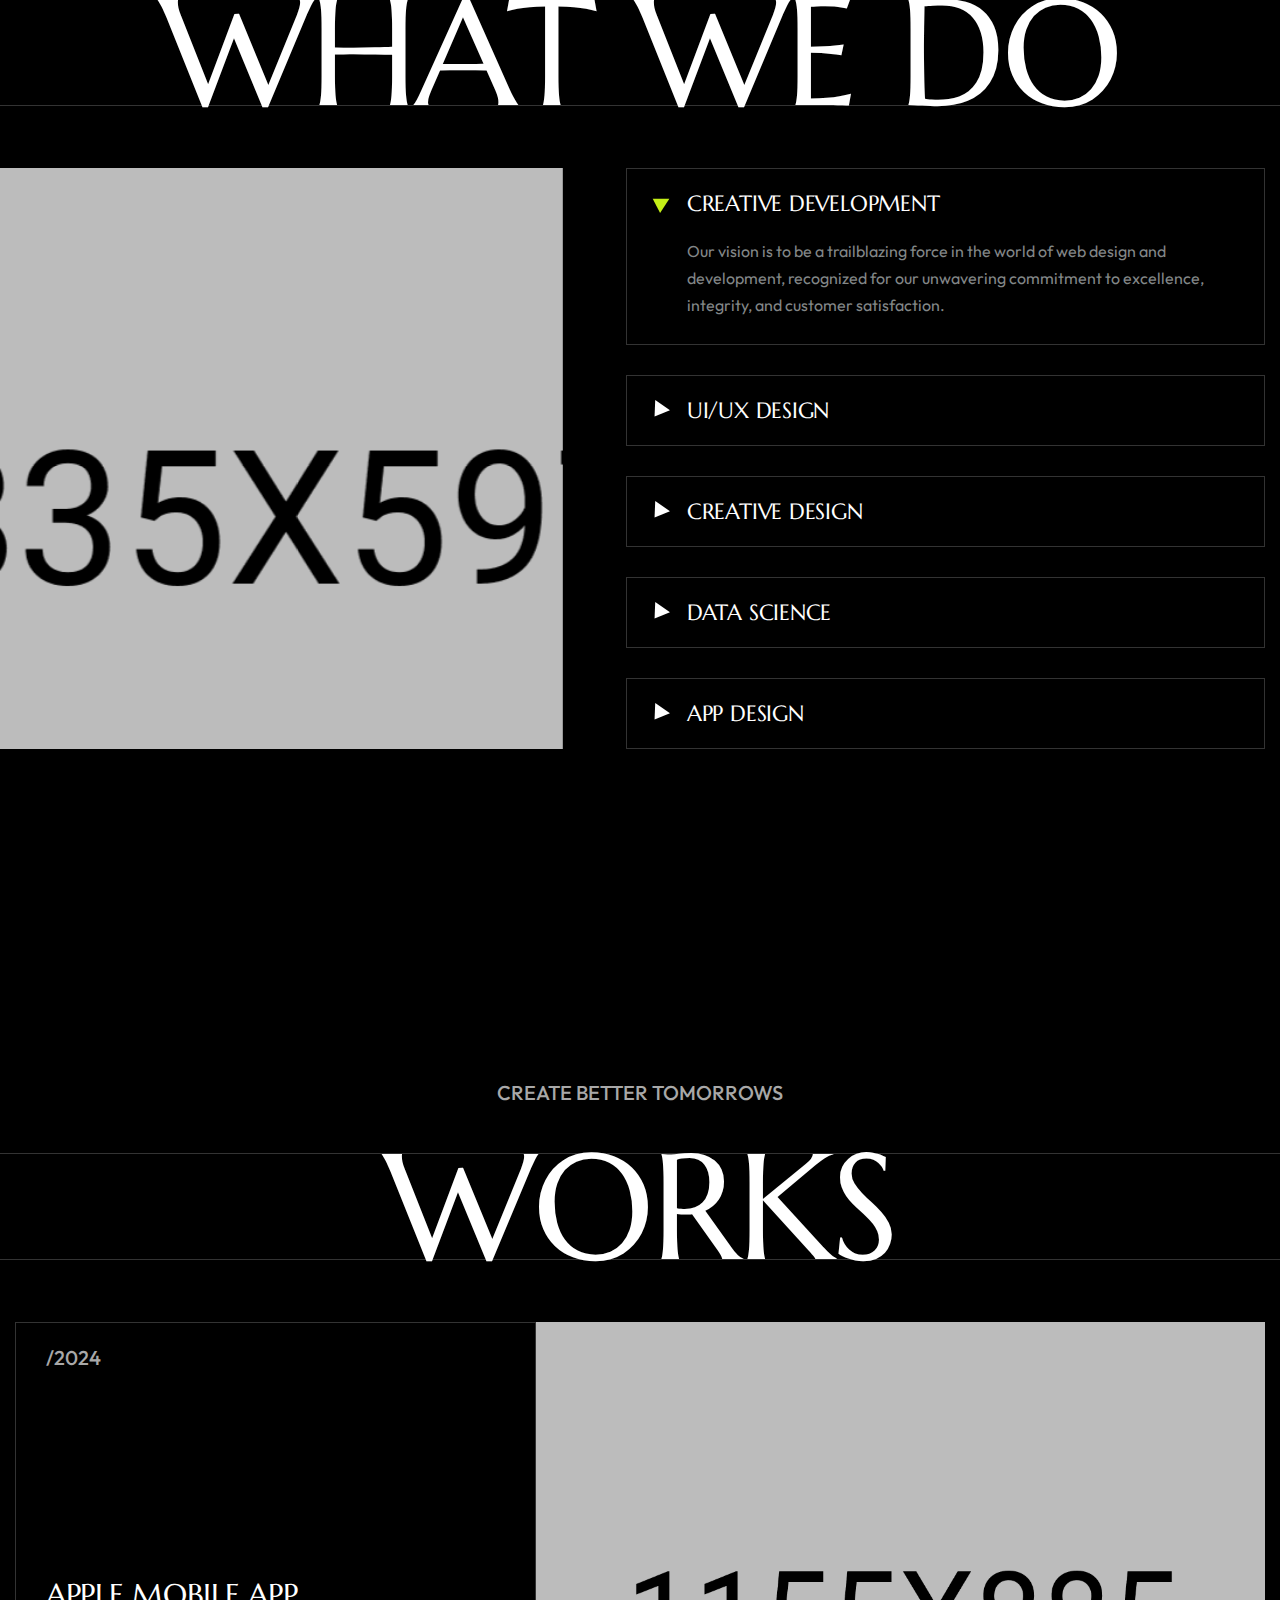
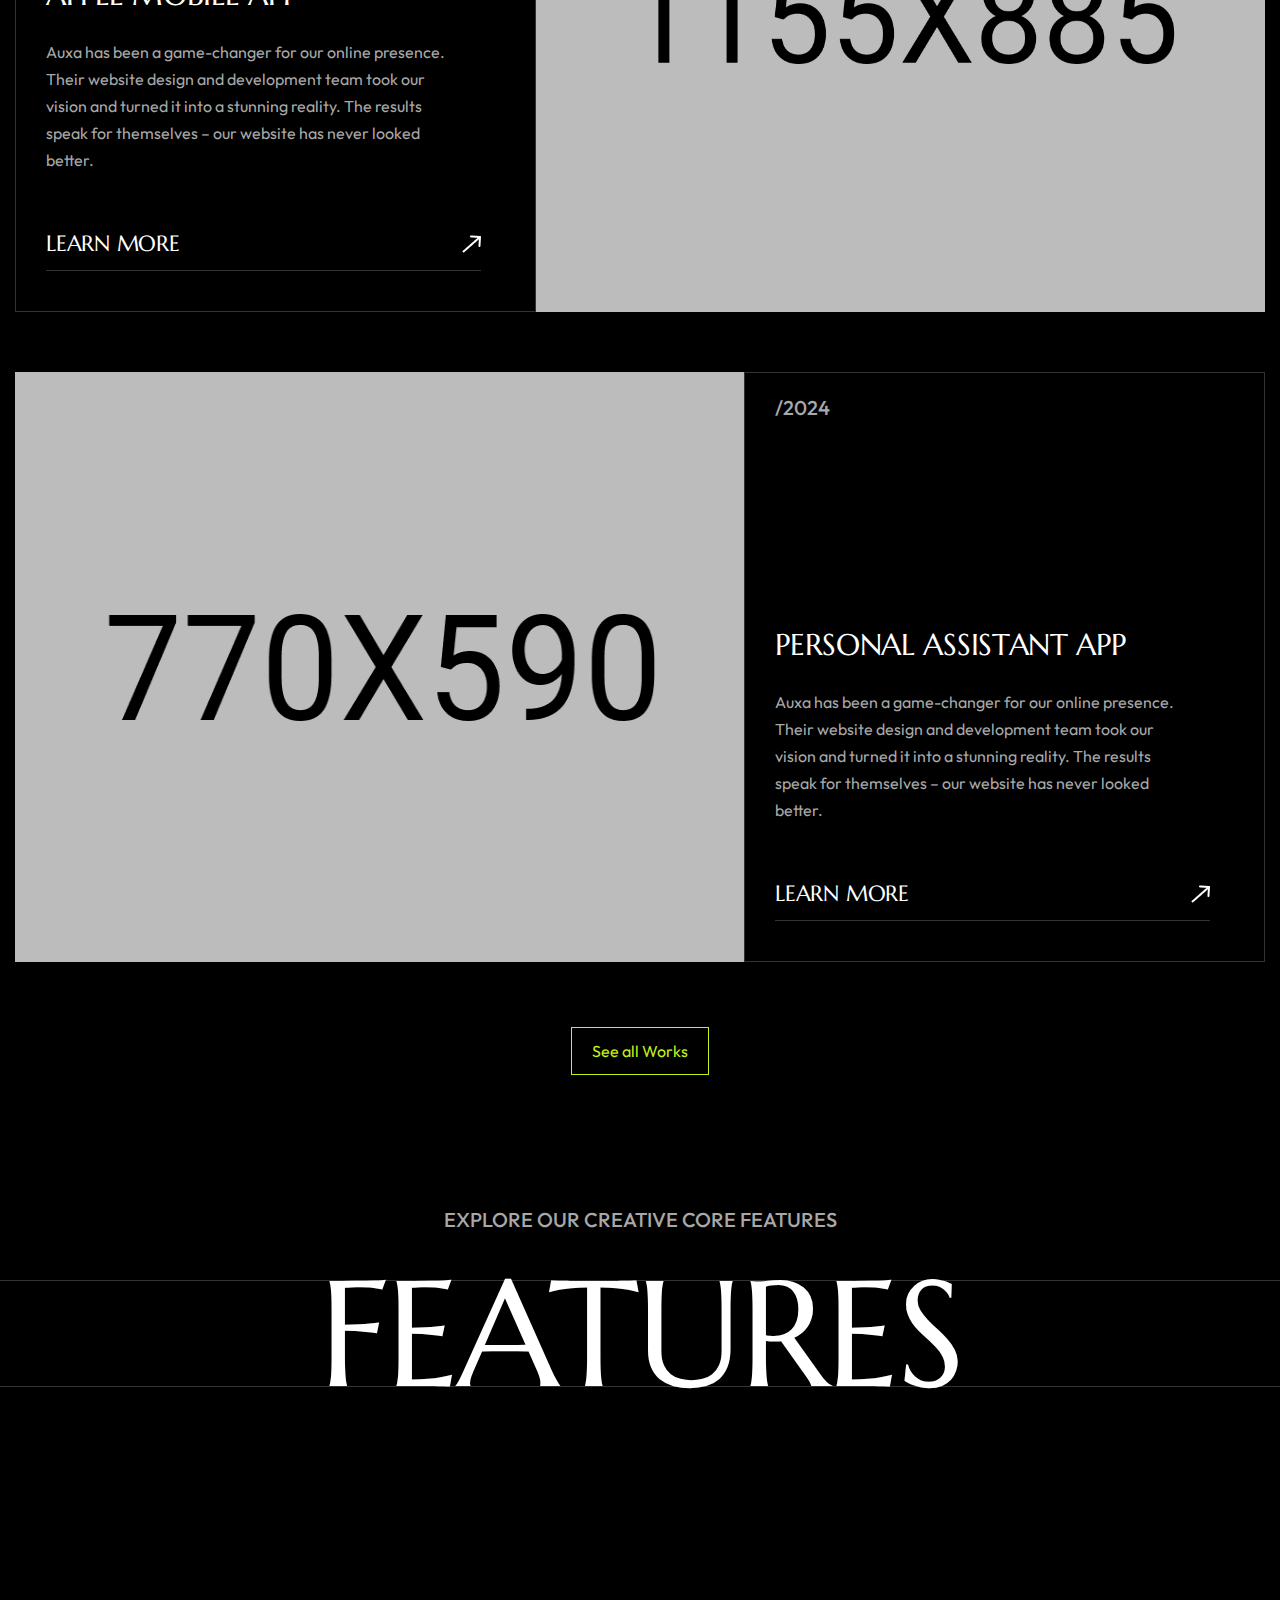
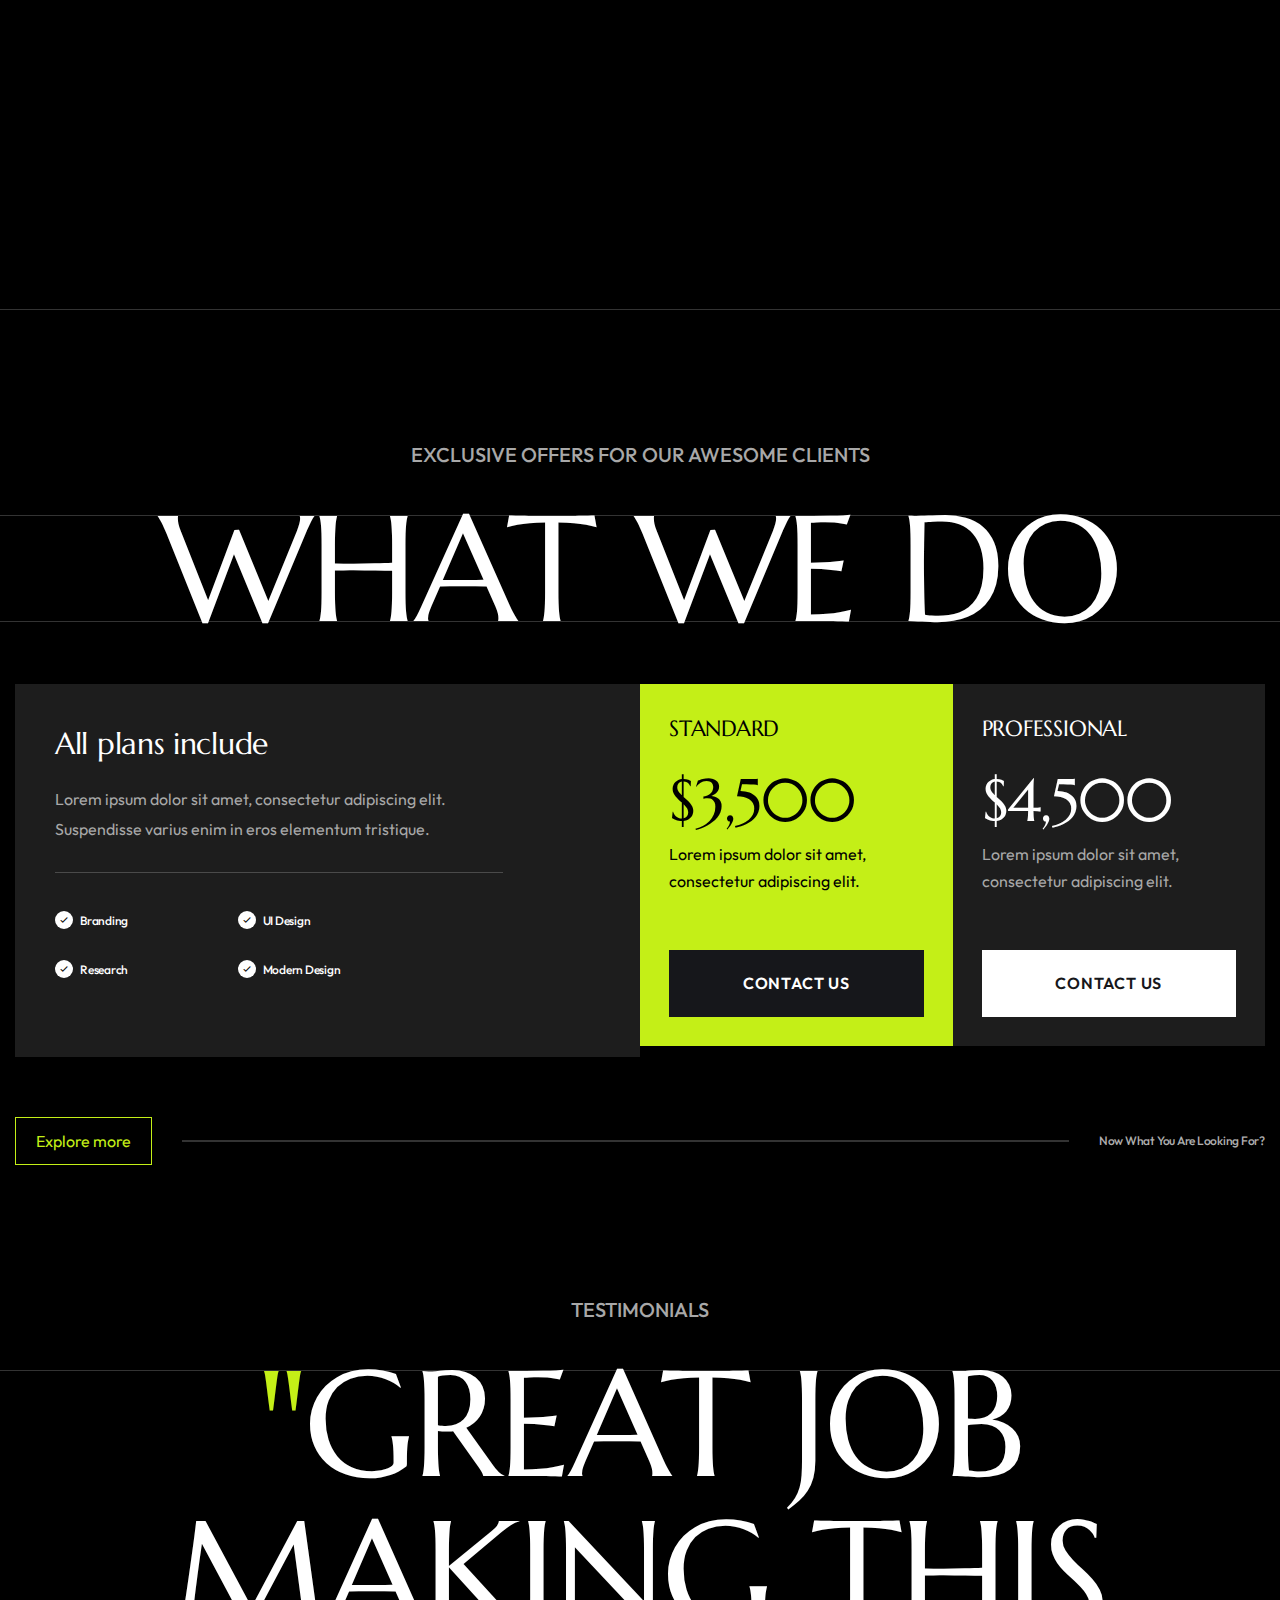
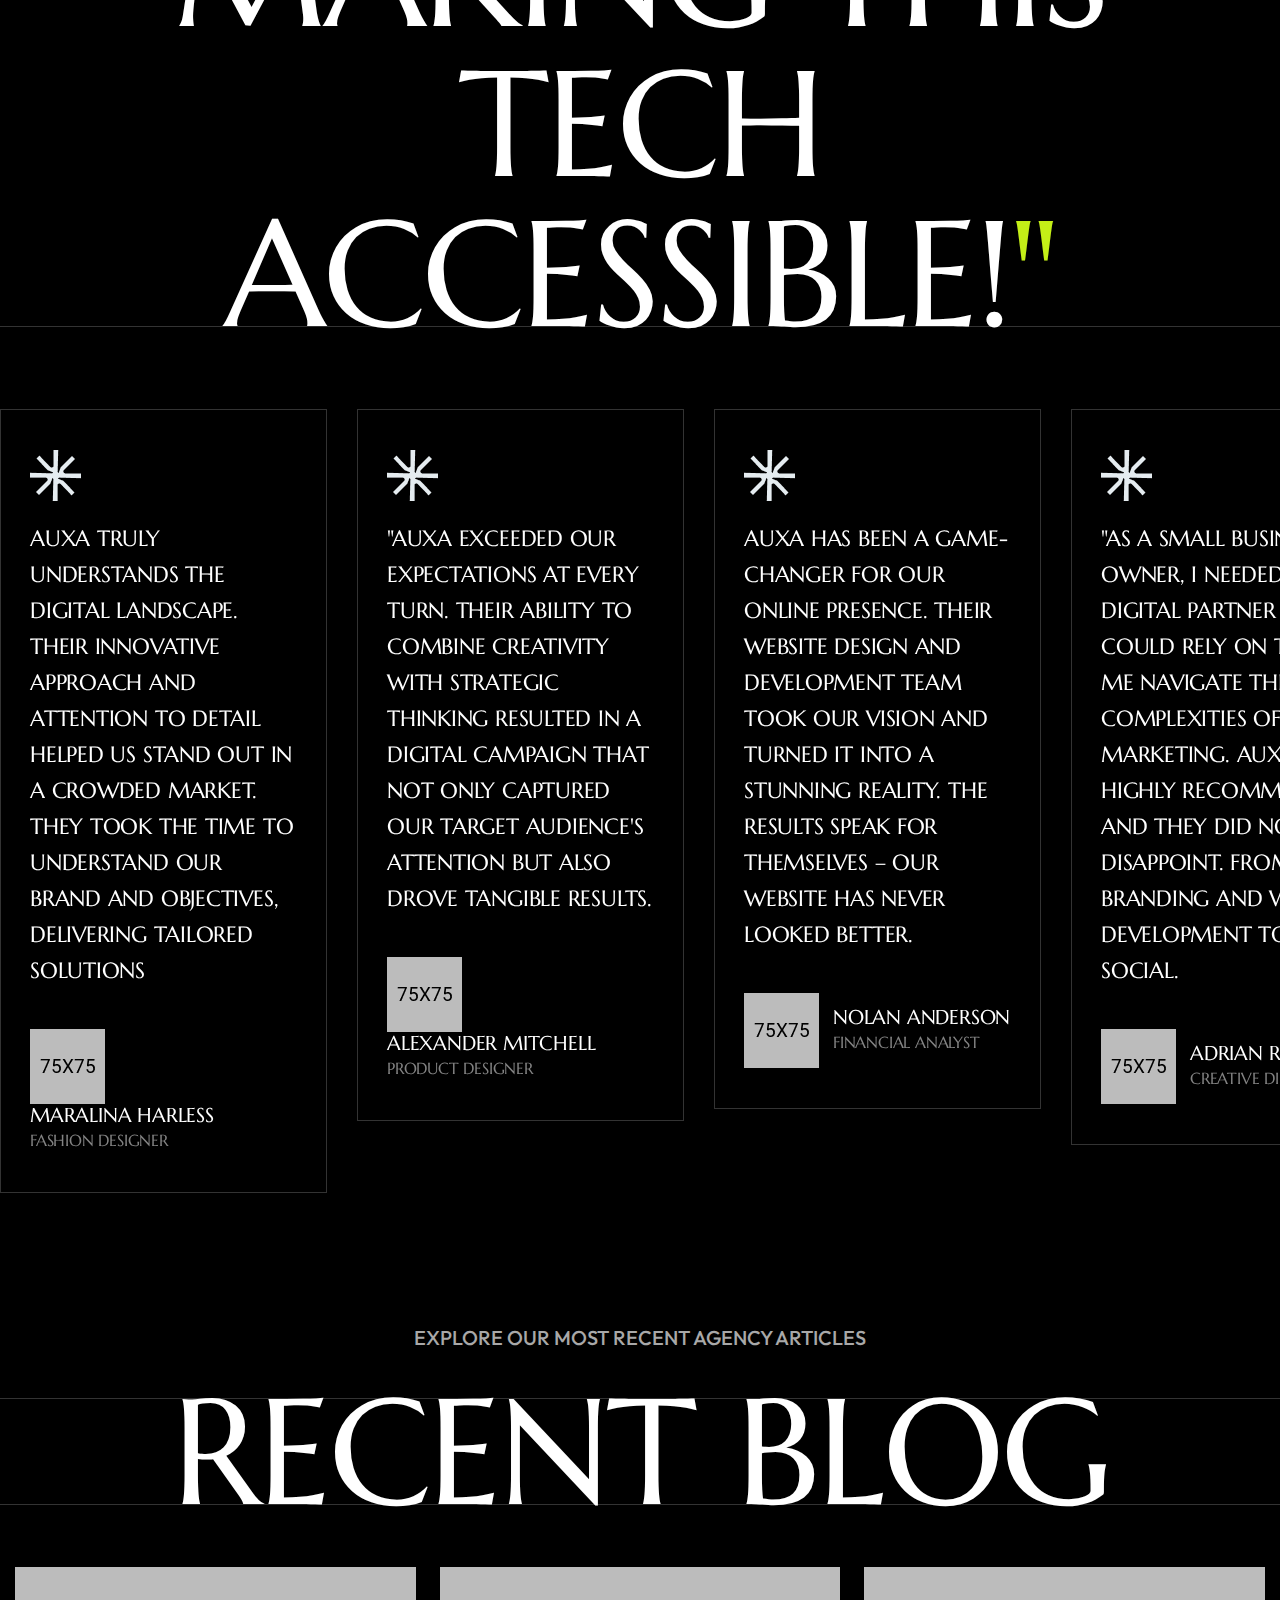
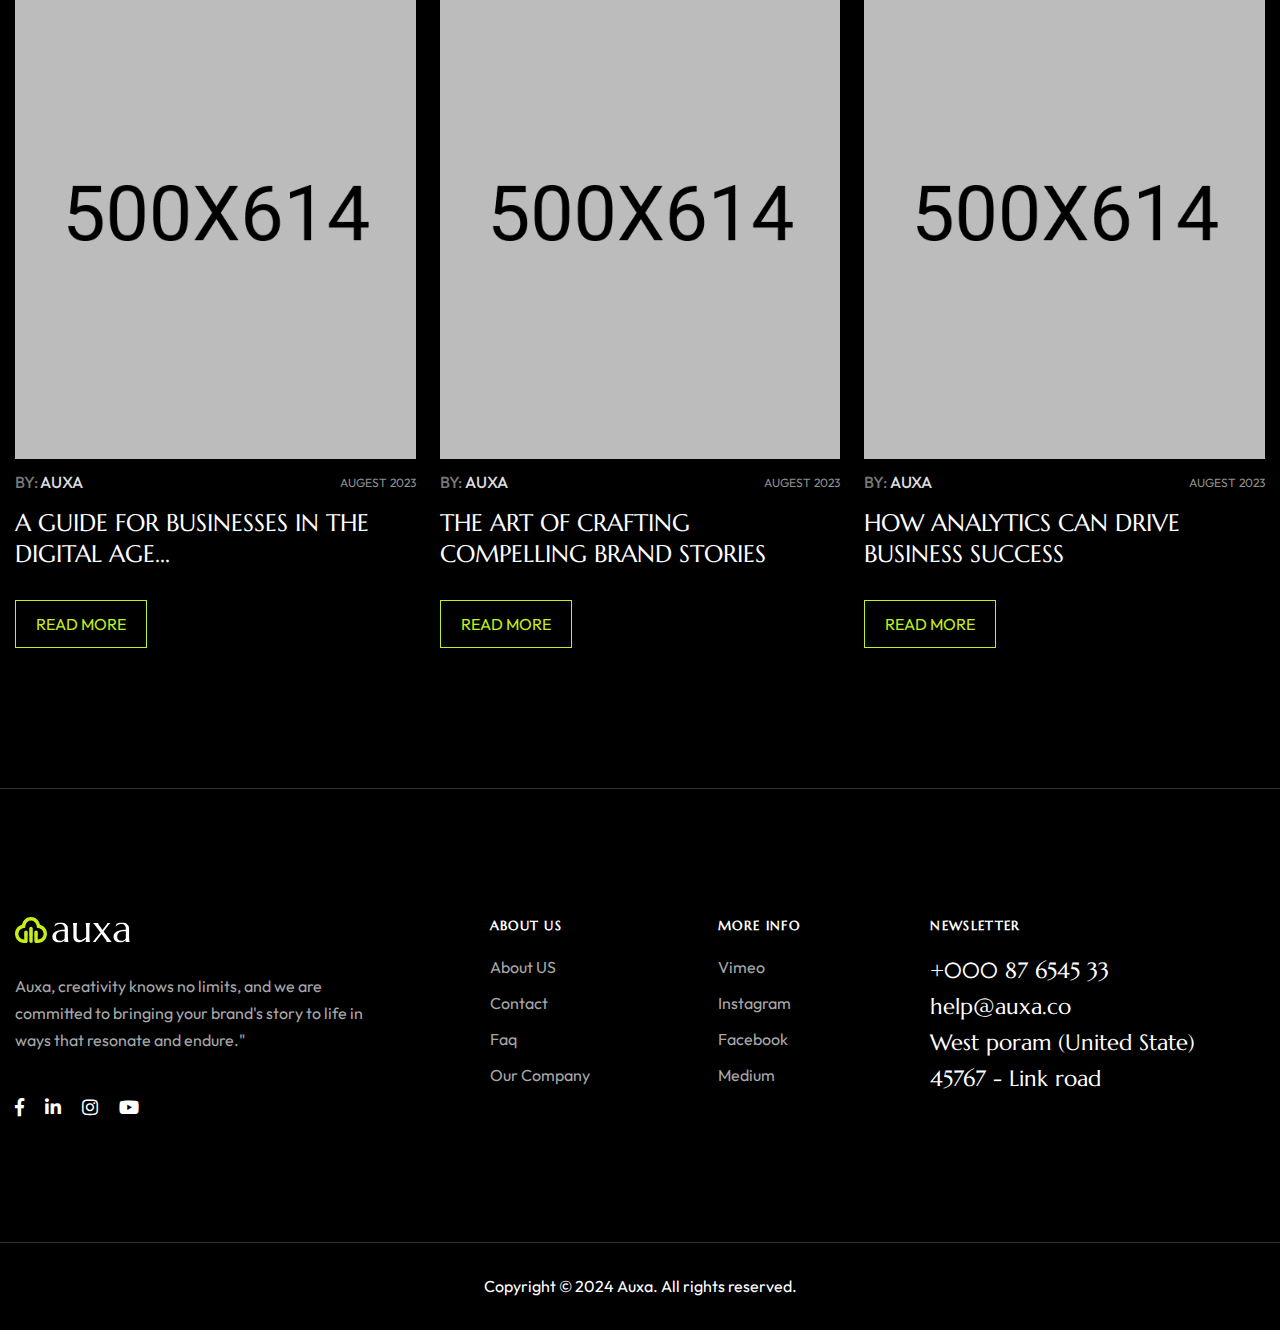
<file: home-3.html>
<!doctype html>
<html lang="zxx">

<head>

    <!--========= Required meta tags =========-->
    <meta charset="utf-8">
    <meta http-equiv="x-ua-compatible" content="ie=edge">
    <meta name="description" content="">
    <meta name="viewport" content="width=device-width, initial-scale=1, shrink-to-fit=no">

    <title>Auxa - Digital Studio and Agency HTML Template</title>

    <link rel="shortcut icon" href="assets/img/favicon.png" type="images/x-icon"/>

    <!-- css include -->
    <link rel="stylesheet" href="assets/css/bootstrap.min.css">
    <link rel="stylesheet" href="assets/css/fontawesome.css">
    <link rel="stylesheet" href="assets/css/animate.css">
    <link rel="stylesheet" href="assets/css/swiper.min.css">
    <link rel="stylesheet" href="assets/css/odometer.css">
    <link rel="stylesheet" href="assets/css/imageRevealHover.css">
    <link rel="stylesheet" href="assets/css/jquery-ui.min.css">
    <link rel="stylesheet" href="assets/css/magnific-popup.css">
    <link rel="stylesheet" href="assets/css/main.css">
</head>

<body>

<!-- backtotop - start -->
<div class="xb-backtotop">
    <a href="#" class="scroll">
        <i class="far fa-arrow-up"></i>
    </a>
</div>
<!-- backtotop - end -->

<!-- preloader start -->
<div id="xb-loadding" class="xb-loader"><div class="loading-spin"></div></div>
<!-- preloader end -->


<div class="body_wrap">

    <!-- header start -->
    <header id="xb-header-area" class="header-area header-style-five is-sticky">
        <div class="xb-header">
            <div class="container max_1825">
                <div class="header__wrap ul_li_between">
                    <div class="header-menu d-none d-lg-block">
                        <a class="xb-bar burger-menu" href="javascript:void(0);">
                            <span class="xb-bar__inner">
                                <span></span>
                                <span></span>
                                <span></span>
                            </span>
                            <span class="xb-bar__text">Menu</span>
                        </a>
                    </div>
                    <div class="header-logo">
                        <a href="index.html"><img src="assets/img/logo/logo.svg" alt=""></a>
                    </div>
                    <a class="nav-ds-link d-none d-md-block" href="about.html">Work with us</a>
                    <div class="header-bar-mobile side-menu d-lg-none">
                        <a class="xb-nav-mobile" href="javascript:void(0);"><img src="assets/img/digital-marketing/icon/menu01.png" alt=""></a>
                    </div>
                </div>
            </div>
        </div>
        <div class="xb-header-wrap">
            <div class="xb-header-menu">
                <div class="xb-header-menu-scroll">
                    <div class="xb-menu-close xb-hide-xl xb-close"></div>
                    <div class="xb-logo-mobile xb-hide-xl">
                        <a href="index.html" rel="home"><img src="assets/img/logo/logo.svg" alt=""></a></div>
                    <div class="xb-header-mobile-search xb-hide-xl">
                        <form role="search" action="#">
                            <input type="text" placeholder="Search..." name="s" class="search-field">
                        </form>
                    </div>
                    <nav class="xb-header-nav">
                        <ul class="xb-menu-primary clearfix">
                            <li class="menu-item menu-item-has-children">
                                <a href="#"><span>Home</span></a>
                                <ul class="sub-menu">
                                    <li class="menu-item"><a href="index.html"><span>Digital Marketing</span></a></li>
                                    <li class="menu-item"><a href="home-2.html"><span>Branding Studio</span></a></li>
                                    <li class="menu-item active"><a href="home-3.html"><span>Digital Studio</span></a></li>
                                </ul>
                            </li>
                            <li class="menu-item menu-item-has-children">
                                <a href="#"><span>Pages</span></a>
                                <ul class="sub-menu">
                                    <li class="menu-item"><a href="about.html"><span>About</span></a></li>
                                    <li class="menu-item"><a href="services.html"><span>Services</span></a></li>
                                    <li class="menu-item"><a href="service-single.html"><span>Service Details</span></a></li>
                                    <li class="menu-item"><a href="career.html"><span>Career</span></a></li>
                                    <li class="menu-item"><a href="career-single.html"><span>Career Details</span></a></li>
                                    <li class="menu-item"><a href="team.html"><span>Team</span></a></li>
                                    <li class="menu-item"><a href="team-single.html"><span>Team Details</span></a></li>
                                    <li class="menu-item"><a href="pricing.html"><span>Pricing</span></a></li>
                                    <li class="menu-item"><a href="faq.html"><span>FAQ</span></a></li>
                                    <li class="menu-item"><a href="404.html"><span>404</span></a></li>
                                </ul>
                            </li>
                            <li class="menu-item menu-item-has-children">
                                <a href="portfolio.html"><span>Portfolio</span></a>
                                <ul class="sub-menu">
                                    <li class="menu-item"><a href="portfolio.html"><span>Portfolio</span></a></li>
                                    <li class="menu-item"><a href="portfolio-single.html"><span>Portfolio Details</span></a></li>
                                </ul>
                            </li>
                            <li class="menu-item menu-item-has-children">
                                <a href="shop.html"><span>Shop</span></a>
                                <ul class="sub-menu">
                                    <li class="menu-item"><a href="shop.html"><span>Shop</span></a></li>
                                    <li class="menu-item"><a href="shop-single.html"><span>Shop Details</span></a></li>
                                    <li class="menu-item"><a href="cart.html"><span>Shop Cart</span></a></li>
                                    <li class="menu-item"><a href="checkout.html"><span>Checkout</span></a></li>
                                </ul>
                            </li>
                            <li class="menu-item menu-item-has-children">
                                <a href="blog.html"><span>Blog</span></a>
                                <ul class="sub-menu">
                                    <li class="menu-item"><a href="blog.html"><span>Blog</span></a></li>
                                    <li class="menu-item"><a href="blog-single.html"><span>Blog Details</span></a></li>
                                </ul>
                            </li>
                            <li class="menu-item"><a href="contact.html"><span>Contact</span></a></li>
                        </ul>
                    </nav>
                </div>
            </div>
            <div class="xb-header-menu-backdrop"></div>
        </div>
    </header>
    <!-- header end -->

    <!-- overlay menu start -->
    <div class="overlay-menu">
        <div class="close">
            <div class="xb-close"></div>
        </div>
        <div class="row overlay-wrap">
            <div class="col-xl-8 col-md-7 left-area">
                <nav>
                    <ul>
                        <li class="menu-item-has-children">
                            <a href="#">Home</a>
                            <ul class="sub">
                                <li><a href="index.html"><span>Digital Marketing</span></a></li>
                                <li><a href="home-2.html"><span>Branding Studio</span></a></li>
                                <li class="current-menu-item"><a href="home-3.html"><span>Digital Studio</span></a></li>
                            </ul>
                        </li>
                        <li class="menu-item-has-children">
                            <a href="#">Pages</a>
                            <ul class="sub">
                                <li><a href="about.html"><span>About</span></a></li>
                                <li><a href="service.html"><span>Services</span></a></li>
                                <li><a href="service-single.html"><span>Service Details</span></a></li>
                                <li><a href="team.html"><span>Team</span></a></li>
                                <li><a href="team-single.html"><span>Team Details</span></a></li>
                                <li><a href="career.html"><span>Career</span></a></li>
                                <li><a href="career-single.html"><span>Career Details</span></a></li>
                                <li><a href="faq.html"><span>FAQ</span></a></li>
                            </ul>
                        </li>
                        <li class="menu-item-has-children">
                            <a href="#">Portfolio</a>
                            <ul class="sub">
                                <li><a href="project.html"><span>Portfolio</span></a></li>
                                <li><a href="project-single.html"><span>Portfolio Details</span></a></li>
                            </ul>
                        </li>
                        <li class="menu-item-has-children"><a href="#">Shop</a>
                            <ul class="sub">
                                <li><a href="shop.html"><span>Products</span></a></li>
                                <li><a href="shop-single.html"><span>Single Product</span></a></li>
                                <li><a href="cart.html"><span>Cart</span></a></li>
                                <li><a href="checkout.html"><span>Checkout</span></a></li>
                            </ul>
                        </li>
                        <li class="menu-item-has-children"><a href="#">News</a>
                            <ul class="sub">
                                <li><a href="blog.html"><span>News</span></a></li>
                                <li><a href="blog-single.html"><span>News Details</span></a></li>
                            </ul>
                        </li>
                        <li><a href="contact.html">Contact</a></li>
                    </ul> 
                </nav> 
            </div>
            <div class="col-xl-4 col-md-5 right-area">
                <ul>
                    <li><span class="title">Brief us</span></li>
                    <li><a href="mailto:hello@auxa.com" target="_blank">hello@auxa.com</a></li>
                    <li><a href="tel:53325356623" target="_blank">Tel. +53 325 356 623</a></li>
                </ul>
                <ul>
                    <li><span class="title">Our Office</span></li>
                    <li><p>72 Oceanview Drive Los Angeles, <br> CA 90045 USA</p></li>
                </ul>
                <ul>
                    <li><span class="title">Follow us</span></li>
                    <li>
                        <ul class="social-links">
                            <li><a href="#" target="_blank">Behance</a></li>
                            <li><a href="#" target="_blank">Dribbble</a></li>
                            <li><a href="#" target="_blank">Instagram</a></li>
                        </ul>
                    </li>
                </ul>
            </div>
        </div>
    </div>
    <!-- overlay menu end -->

    <!-- main area start  -->
    <main>

        <!-- hero section start  -->
        <section class="hero pos-rel pt-80 pb-130"> 
            <div class="container">
                <samp class="sd-sub_title text-center">We empower visionaries to</samp>
            </div>
            <div class="xbh-header__inner">
                <div class="xbh__image-wrap" data-xbh-hero-images="creative">
                    <div class="xbh-image" >
                        <div class="ratio__75"><img src="assets/img/digital-studio/hero/dsh_02.jpg" alt=""></div>
                    </div>
                    <div class="xbh-image is--02" >
                        <div class="ratio__75"><img src="assets/img/digital-studio/hero/dsh_04.jpg" alt=""></div>
                    </div>
                    <div class="xbh-image is--03" >
                        <div class="ratio__150"><img src="assets/img/digital-studio/hero/dsh_01.jpg" alt=""></div>
                    </div>
                    <div class="xbh-image is--04" >
                        <div class="ratio__100"><img src="assets/img/digital-studio/hero/dsh_03.jpg" alt=""></div>
                    </div>
                </div>
                <div class="xbh__image-wrap" data-xbh-hero-images="design">
                    <div class="xbh-image" >
                        <div class="ratio__75"><img src="assets/img/digital-studio/hero/dsd_02.jpg" alt=""></div>
                    </div>
                    <div class="xbh-image is--02" >
                        <div class="ratio__75"><img src="assets/img/digital-studio/hero/dsd_04.jpg" alt=""></div>
                    </div>
                    <div class="xbh-image is--03" >
                        <div class="ratio__150"><img src="assets/img/digital-studio/hero/dsd_01.jpg" alt=""></div>
                    </div>
                    <div class="xbh-image is--04" >
                        <div class="ratio__100"><img src="assets/img/digital-studio/hero/dsd_03.jpg" alt=""></div>
                    </div>
                </div>
                <div class="xbh__image-wrap" data-xbh-hero-images="studio">
                    <div class="xbh-image" >
                        <div class="ratio__75"><img src="assets/img/digital-studio/hero/dss_02.jpg" alt=""></div>
                    </div>
                    <div class="xbh-image is--02" >
                        <div class="ratio__75"><img src="assets/img/digital-studio/hero/dss_04.jpg" alt=""></div>
                    </div>
                    <div class="xbh-image is--03" >
                        <div class="ratio__150"><img src="assets/img/digital-studio/hero/dss_01.jpg" alt=""></div>
                    </div>
                    <div class="xbh-image is--04" >
                        <div class="ratio__100"><img src="assets/img/digital-studio/hero/dss_03.jpg" alt=""></div>
                    </div>
                </div>
                <div class="xbh__border is--first">
                    <div class="xbh__border-wrap">
                        <div data-xbh-trigger="creative" class="xbh-col">
                            <div class="xbh-content">
                                <p class="xbh-h1">creative</p>
                                <div class="xbh-blurb">
                                    <div class="xbh-blurb-inner">
                                        <p>Brand Identity</p>
                                    </div>
                                </div>
                            </div>
                        </div>
                        <div data-xbh-trigger="design" class="xbh-col">
                            <div class="xbh-content">
                                <p class="xbh-h1">Design</p>
                                <div class="xbh-blurb">
                                    <div class="xbh-blurb-inner">
                                        <p>Websites and Apps</p>
                                    </div>
                                </div>
                            </div>
                        </div>
                        <div data-xbh-trigger="studio" class="xbh-col last-col">
                            <div class="xbh-content">
                                <p class="xbh-h1">Studio</p>
                                <div class="xbh-blurb">
                                    <div class="xbh-blurb-inner">
                                        <p>Digital Campaigns</p>
                                    </div>
                                </div>
                            </div>
                        </div>
                    </div>
                </div>
            </div>
        </section>
        <!-- hero section end  -->

        <!-- clint start -->
        <section class="clint-section">
            <div class="container">
                <div class="row align-items-center">
                    <div class="col-lg-7">
                        <div class="clint-section-header">
                            <div class="clint-section-holder mb-90">
                                <span class="sub-title mb-15">Who we work with</span>
                                <h2 class="content">While we work with startups, Fortune 100, global non-profits, and everything in between, our heart
                                    beats for visionary leaders dedicated to building a brighter future.</h2>
                            </div>
                            <a href="https://www.youtube.com/watch?v=cRXm1p-CNyk" class="circle-reelbox xb-parent-element-parallax popup-video pos-rel" data-background="assets/img/digital-studio/brand/video_img.png">
                                <div class="xb-element-parallax">
                                    <div class="circle-link">
                                        <img src="assets/img/branding/icon/play.svg" alt="">
                                        <img class="play-text" src="assets/img/branding/icon/play-text.png" alt="">
                                    </div>
                                </div>
                            </a>
                        </div>
                    </div>
                    <div class="col-lg-5">
                        <div class="ds-brand-inner ul_li">
                            <div class="ds-brand">
                                <a href="#!"><img src="assets/img/digital-studio/brand/imgd_01.png" alt=""></a>
                            </div>
                            <div class="ds-brand">
                                <a href="#!"><img src="assets/img/digital-studio/brand/imgd_02.png" alt=""></a>
                            </div>
                            <div class="ds-brand">
                                <a href="#!"><img src="assets/img/digital-studio/brand/imgd_03.png" alt=""></a>
                            </div>
                            <div class="ds-brand">
                                <a href="#!"><img src="assets/img/digital-studio/brand/imgd_04.png" alt=""></a>
                            </div>
                            <div class="ds-brand">
                                <a href="#!"><img src="assets/img/digital-studio/brand/imgd_05.png" alt=""></a>
                            </div>
                            <div class="ds-brand">
                                <a href="#!"><img src="assets/img/digital-studio/brand/imgd_06.png" alt=""></a>
                            </div>
                            <div class="ds-brand">
                                <a href="#!"><img src="assets/img/digital-studio/brand/imgd_07.png" alt=""></a>
                            </div>
                            <div class="ds-brand">
                                <a href="#!"><img src="assets/img/digital-studio/brand/imgd_08.png" alt=""></a>
                            </div>
                        </div>
                    </div>
                </div>
            </div>
        </section>
        <!-- clint end -->

        <!-- service start -->
        <section class="service pt-120">
            <div class="ds-section-title text-center mb-40">
                <span class="sub-title">Most experienced services</span>
                <h2 class="title">services</h2>
            </div>
            <div class="container">
                <div class="row justify-content-center">
                    <div class="col-lg-5 col-md-6">
                        <div class="ds-service pos-rel mb-30">
                            <span class="xb-item--number">01</span>
                            <h3 class="xb-item--title border-effect"><a href="service-single.html">Development</a></h3>
                            <div class="xb-item--img xb-item--img0">
                                <img src="assets/img/digital-studio/ds-service/ds-ser01.png" alt="">
                            </div>
                            <a class="xb-overlay" href="service-single.html"></a>
                        </div>
                    </div>
                    <div class="col-lg-7 col-md-6">
                        <div class="ds-service pos-rel mb-30">
                            <span class="xb-item--number">02</span>
                            <h3 class="xb-item--title border-effect"><a href="service-single.html">Marketing strategy</a></h3>
                            <div class="xb-item--img xb-item--img1">
                                <img src="assets/img/digital-studio/ds-service/ds-ser02.png" alt="">
                            </div>
                            <a class="xb-overlay" href="service-single.html"></a>
                        </div>
                    </div>
                    <div class="col-lg-4 col-md-6">
                        <div class="ds-service pos-rel mb-30">
                            <span class="xb-item--number">03</span>
                            <h3 class="xb-item--title border-effect"><a href="service-single.html">Ul Design</a></h3>
                            <div class="xb-item--img xb-item--img2">
                                <img src="assets/img/digital-studio/ds-service/ds-ser03.png" alt="">
                            </div>
                            <a class="xb-overlay" href="service-single.html"></a>
                        </div>
                    </div>
                    <div class="col-lg-4 col-md-6">
                        <div class="ds-service pos-rel mb-30">
                            <span class="xb-item--number">04</span>
                            <h3 class="xb-item--title border-effect"><a href="service-single.html">Marketing strategy</a></h3>
                            <div class="xb-item--img xb-item--img3">
                                <img src="assets/img/digital-studio/ds-service/ds-ser04.png" alt="">
                            </div>
                            <a class="xb-overlay" href="service-single.html"></a>
                        </div>
                    </div>
                    <div class="col-lg-4 col-md-6">
                        <div class="ds-service pos-rel mb-30">
                            <span class="xb-item--number">05</span>
                            <h3 class="xb-item--title border-effect"><a href="service-single.html">App Design</a></h3>
                            <div class="xb-item--img xb-item--img4">
                                <img src="assets/img/digital-studio/ds-service/ds-ser05.png" alt="">
                            </div>
                            <a class="xb-overlay" href="service-single.html"></a>
                        </div>
                    </div>
                </div>
                <div class="text-center pt-35">
                    <a class="ds-btn" href="service.html">See all services</a>
                </div>
            </div>
        </section>
        <!-- service end -->

        <!-- faq start -->
        <section class="faq pt-130">
            <div class="ds-section-title text-center mb-40">
                <span class="sub-title">Exclusive offers For our awesome clients</span>
                <h2 class="title">what we do</h2>
            </div>
            <div class="pos-rel">
                <div class="container ">
                    <div class="row">
                        <div class="col-lg-5">
                            <div class="ds-faq-img bg_img ukiyo" data-background="assets/img/digital-studio/faq/faq-img01.jpg"></div>
                        </div>
                        <div class="col-lg-7">
                            <div class="faq-wrap">
                                <ul class="accordion_box clearfix">
                                    <li class="block accordion active  active-block pos-rel">
                                        <div class="acc-btn">
                                            Creative Development
                                        </div>
                                        <div class="acc_body current">
                                            <div class="content">
                                                <p>Our vision is to be a trailblazing force in the world of web design and development, recognized for our unwavering commitment to excellence, integrity, and customer satisfaction. </p>
                                            </div>
                                        </div>
                                    </li>
                                    <li class="accordion block">
                                        <div class="acc-btn">
                                            UI/UX Design
                                        </div>
                                        <div class="acc_body">
                                            <div class="content">
                                                <p>Our vision is to be a trailblazing force in the world of web design and development, recognized for our unwavering commitment to excellence, integrity, and customer satisfaction. </p>
                                            </div>
                                        </div>
                                    </li>
                                    <li class="accordion block">
                                        <div class="acc-btn">
                                            Creative design
                                        </div>
                                        <div class="acc_body">
                                            <div class="content">
                                                <p>Our vision is to be a trailblazing force in the world of web design and development, recognized for our unwavering commitment to excellence, integrity, and customer satisfaction. </p>
                                            </div>
                                        </div>
                                    </li>
                                    <li class="accordion block">
                                        <div class="acc-btn">
                                            Data science
                                        </div>
                                        <div class="acc_body">
                                            <div class="content">
                                                <p>Our vision is to be a trailblazing force in the world of web design and development, recognized for our unwavering commitment to excellence, integrity, and customer satisfaction. </p>
                                            </div>
                                        </div>
                                    </li>
                                    <li class="accordion block">
                                        <div class="acc-btn">
                                            App Design
                                        </div>
                                        <div class="acc_body">
                                            <div class="content">
                                                <p>Our vision is to be a trailblazing force in the world of web design and development, recognized for our unwavering commitment to excellence, integrity, and customer satisfaction. </p>
                                            </div>
                                        </div>
                                    </li>
                                </ul>
                            </div>
                        </div>
                    </div>
                </div>
            </div>
        </section>
        <!-- faq end -->

        <!-- funfact start -->
        <section class="funfact">
            <div class="container">
                <div class="row">
                    <div class="ds-counter pt-80 ul_li_between wow fadeInUp" data-wow-delay="400ms">
                        <div class="inner ul_li mt-30">
                            <div class="icon">
                                <img src="assets/img/icon/hero01.svg" alt="">
                            </div>
                            <div class="holder">
                                <h3 class="number xb-odm"><span class="xbo" data-count="60">00</span><span class="suffix">K</span></h3>
                                <p class="content">Awesome clients</p>
                            </div>
                        </div>
                        <div class="inner ul_li mt-30">
                            <div class="icon">
                                <img src="assets/img/icon/hero02.svg" alt="">
                            </div>
                            <div class="holder">
                                <h3 class="number xb-odm"><span class="xbo" data-count="125">00</span></h3>
                                <p class="content">Countries</p>
                            </div>
                        </div>
                        <div class="inner ul_li mt-30">
                            <div class="icon">
                                <img src="assets/img/digital-studio/icon/ds-cou01.svg" alt="">
                            </div>
                            <div class="holder">
                                <h3 class="number xb-odm"><span class="xbo" data-count="112">00</span><span class="suffix">+</span></h3>
                                <p class="content">Created projects</p>
                            </div>
                        </div>
                    </div>
                </div>
            </div>
        </section>
        <!-- funfact end -->

        <!-- work start -->
        <section class="work pt-120">
            <div class="ds-section-title text-center mb-40">
                <span class="sub-title">create better tomorrows</span>
                <h2 class="title">Works</h2>
            </div>
            <div class="container">
                <div class="ds-work-inner mb-60">
                    <div class="row flex-row-reverse g-0">
                        <div class="col-lg-7">
                            <div class="work-image bg_img">
                                <img src="assets/img/digital-studio/work/work_img01.jpg" alt="">
                            </div>
                        </div>
                        <div class="col-lg-5">
                            <div class="ds-work pos-rel">
                                <span class="xb-item--year">/2024</span>
                                <div class="xb-item--holder">
                                    <h2 class="xb-item--title border-effect"><a href="project-single.html">Apple Mobile app</a></h2>
                                    <p class="xb-item--content mb-55">Auxa has been a game-changer for our online presence. Their website design and development team took our vision and turned it into a stunning reality. The results speak for themselves – our website has never looked better.</p>
                                    <a class="xb-item--learn ul_li_between" href="project-single.html">
                                        <span>Learn more</span>
                                        <img src="assets/img/digital-studio/icon/wrk_icon.png" alt="">
                                    </a>
                                </div>
                            </div>
                        </div>
                    </div>
                </div>
                <div class="ds-work-inner mb-30">
                    <div class="row g-0">
                        <div class="col-lg-7">
                            <div class="work-image bg_img">
                                <img src="assets/img/digital-studio/work/work_img02.jpg" alt="">
                            </div>
                        </div>
                        <div class="col-lg-5">
                            <div class="ds-work pos-rel">
                                <span class="xb-item--year">/2024</span>
                                <div class="xb-item--holder">
                                    <h2 class="xb-item--title border-effect"><a href="project-single.html">Personal assistant app</a></h2>
                                    <p class="xb-item--content mb-55">Auxa has been a game-changer for our online presence. Their website design and development team took our vision and turned it into a stunning reality. The results speak for themselves – our website has never looked better.</p>
                                    <a class="xb-item--learn ul_li_between" href="project-single.html">
                                        <span>Learn more</span>
                                        <img src="assets/img/digital-studio/icon/wrk_icon.png" alt="">
                                    </a>
                                </div>
                            </div>
                        </div>
                    </div>
                </div>
                <div class="text-center pt-35">
                    <a class="ds-btn" href="project.html">See all Works</a>
                </div>
            </div>
        </section>
        <!-- work end -->

        <!-- feature start -->
        <section class="feature pos-rel ds-border-bottom pt-130">
            <div class="ds-section-title text-center feature-bg-black">
                <span class="sub-title">explore our creative core features</span>
                <h2 class="title">features</h2>
            </div>
            <div class="container">
                <div class="xb-feature-inner xb-feature-item pos-rel">
                    <div class="xb-feature-wrapper xb-feature-capsule-wrapper pos-rel" data-throwable-scene="true">
                       <div class="xb-feature-capsule-item-wrapper">
                          <p data-xb-throwable-el="">
                             <span class="xb-feature-capsule-item" data-bg-color="#E3FE57">Solve problems</span>
                          </p>
                          <p data-xb-throwable-el="">
                             <span class="xb-feature-capsule-item" data-bg-color="#1C73FF">Creative Features</span>
                          </p>
                          <p data-xb-throwable-el="">
                             <span class="xb-feature-capsule-item" data-bg-color="#FF6C03">data science</span>
                          </p>
                          <p data-xb-throwable-el="">
                             <span class="xb-feature-capsule-item" data-bg-color="#B0DEFE">Creative ideas</span>
                          </p>
                          <p data-xb-throwable-el="">
                             <span class="xb-feature-capsule-item" data-bg-color="#68FE85">Problem solving </span>
                          </p>
                          <p data-xb-throwable-el="">
                             <span class="xb-feature-capsule-item" data-bg-color="#FFBB01">Creative ideas</span>
                          </p>
                          <p data-xb-throwable-el="">
                             <span class="xb-feature-capsule-item" data-bg-color="#7949F5">Support clients</span>
                          </p>
                          <p data-xb-throwable-el="">
                            <span class="xb-feature-capsule-item" data-bg-color="#49C589">Creative Features</span>
                         </p>
                          <p data-xb-throwable-el="">
                            <span class="xb-feature-capsule-item" data-bg-color="#FF81DC">The best development</span>
                         </p>
                       </div>
                    </div>
                 </div>
            </div>
        </section>
        <!-- feature end -->

        <!-- pricing start -->
        <section class="pricing pt-130">
            <div class="ds-section-title text-center mb-40">
                <span class="sub-title">Exclusive offers For our awesome clients</span>
                <h2 class="title">what we do</h2>
            </div>
            <div class="container">
                <div class="row g-0">
                    <div class="col-lg-6">
                        <div class="ds-pricing-plan">
                            <div class="xb-item--holder">
                                <h2 class="xb-item--title">All plans include</h2>
                                <p class="xb-item--content">Lorem ipsum dolor sit amet, consectetur adipiscing elit. Suspendisse varius enim in eros elementum tristique.</p>
                            </div>    
                            <div class="xb-item--list ul_li">
                                <li class="pos-rel">Branding</li>
                                <li class="pos-rel">UI design</li>
                                <li class="pos-rel">Research</li>
                                <li class="pos-rel">Modern Design</li>
                            </div>
                        </div>
                    </div>
                    <div class="col-lg-3">
                        <div class="ds-pricing-info active">
                            <div class="xb-item--holder">
                                <h3 class="xb-item--title">Standard</h3>
                                <span class="xb-item--number">$3,500</span>
                                <p class="xb-item--content">Lorem ipsum dolor sit amet, consectetur adipiscing elit.</p>
                            </div>
                            <a class="xb-item--btn" href="#1">Contact us</a>
                        </div>
                    </div>
                    <div class="col-lg-3">
                        <div class="ds-pricing-info">
                            <div class="xb-item--holder">
                                <h3 class="xb-item--title">Professional</h3>
                                <span class="xb-item--number">$4,500</span>
                                <p class="xb-item--content">Lorem ipsum dolor sit amet, consectetur adipiscing elit.</p>
                            </div>
                            <a class="xb-item--btn" href="#!">Contact us</a>
                        </div>
                    </div>
                </div>
                <div class="ds-pricing-bottom ul_li_between pt-60">
                    <div class="text-center">
                        <a class="ds-btn" href="#!">Explore more</a>
                    </div>
                    <div class="xb-item--line"></div>
                    <span class="xb-item--text"><a href="service.html">Now what you are looking for?</a></span>
                </div>
            </div>
        </section>
        <!-- pricing end -->

        <!-- testimonial  start-->
        <section class="testimonial pt-130">
            <div class="ds-section-title ds-testimonial-title text-center mb-60">
                <span class="sub-title">testimonials</span>
                <h2 class="title"><span>"</span>Great job <br> making this <br> tech <br> accessible!<span>"</span></h2>
                
            </div>
            <div class="ds-testimonial-slider">
                <div class="swiper-wrapper">
                    <div class="swiper-slide ds-testimonial">
                        <div class="xb-item--inner">
                            <div class="xb-item--icon">
                                <img src="assets/img/digital-studio/icon/tst_icon.png" alt="">
                            </div>
                            <p class="xb-item--content">Auxa truly understands the digital landscape. Their innovative approach and attention to detail helped us stand out in a crowded market. They took the time to understand our brand and objectives, delivering tailored solutions </p>
                        </div>
                        <div class="xb-item--avater ul_li">
                            <div class="xb-item--image">
                                <img src="assets/img/digital-studio/testimonial/tes01.jpg" alt="">
                            </div>
                            <div class="xb-item--holder">
                                <h3 class="xb-item--name">Maralina Harless <br> <span>Fashion Designer</span></h3>
                            </div>
                        </div>                           
                    </div>
                    <div class="swiper-slide ds-testimonial">
                        <div class="xb-item--inner">
                            <div class="xb-item--icon">
                                <img src="assets/img/digital-studio/icon/tst_icon.png" alt="">
                            </div>
                            <p class="xb-item--content">"Auxa exceeded our expectations at every turn. Their ability to combine creativity with strategic thinking resulted in a digital campaign that not only captured our target audience's attention but also drove tangible results.</p>
                        </div>
                        <div class="xb-item--avater ul_li">
                            <div class="xb-item--image">
                                <img src="assets/img/digital-studio/testimonial/tes02.jpg" alt="">
                            </div>
                            <div class="xb-item--holder">
                                <h3 class="xb-item--name">Alexander Mitchell <br> <span>Product Designer</span></h3>
                            </div>
                        </div>                           
                    </div>
                    <div class="swiper-slide ds-testimonial">
                        <div class="xb-item--inner">
                            <div class="xb-item--icon">
                                <img src="assets/img/digital-studio/icon/tst_icon.png" alt="">
                            </div>
                            <p class="xb-item--content">Auxa has been a game-changer for our online presence. Their website design and development team took our vision and turned it into a stunning reality. The results speak for themselves – our website has never looked better.</p>
                        </div>
                        <div class="xb-item--avater ul_li">
                            <div class="xb-item--image">
                                <img src="assets/img/digital-studio/testimonial/tes03.jpg" alt="">
                            </div>
                            <div class="xb-item--holder">
                                <h3 class="xb-item--name">Nolan Anderson <br> <span>Financial Analyst</span></h3>
                            </div>
                        </div>                           
                    </div>
                    <div class="swiper-slide ds-testimonial">
                        <div class="xb-item--inner">
                            <div class="xb-item--icon">
                                <img src="assets/img/digital-studio/icon/tst_icon.png" alt="">
                            </div>
                            <p class="xb-item--content">"As a small business owner, I needed a digital partner I could rely on to help me navigate the complexities of online marketing. Auxa came highly recommended, and they did not disappoint. From branding and website development to sociaL.</p>
                        </div>
                        <div class="xb-item--avater ul_li">
                            <div class="xb-item--image">
                                <img src="assets/img/digital-studio/testimonial/tes04.jpg" alt="">
                            </div>
                            <div class="xb-item--holder">
                                <h3 class="xb-item--name">Adrian Ramirez <br> <span>Creative Director</span></h3>
                            </div>
                        </div>                           
                    </div>
                    <div class="swiper-slide ds-testimonial">
                        <div class="xb-item--inner">
                            <div class="xb-item--icon">
                                <img src="assets/img/digital-studio/icon/tst_icon.png" alt="">
                            </div>
                            <p class="xb-item--content">Auxa has been a game-changer for our online presence. Their website design and development team took our vision and turned it into a stunning reality. The results speak for themselves – our website has never looked better.</p>
                        </div>
                        <div class="xb-item--avater ul_li">
                            <div class="xb-item--image">
                                <img src="assets/img/digital-studio/testimonial/tes01.jpg" alt="">
                            </div>
                            <div class="xb-item--holder">
                                <h3 class="xb-item--name">Maralina Harless <br> <span>Fashion Designer</span></h3>
                            </div>
                        </div>                           
                    </div>
                </div>
            </div>
        </section>
        <!-- testimonial end-->

        <!-- blog start -->
        <section class="blog pt-130">
            <div class="ds-section-title text-center mb-40">
                <span class="sub-title">Explore our most recent agency articles</span>
                <h2 class="title">recent blog</h2>
            </div>
            <div class="container">
                <div class="row mt-none-30 justify-content-center">
                    <div class="col-lg-4 col-md-6 mt-30">
                        <div class="ds-blog xb-hover-zoom pos-rel">
                            <div class="xb-item--img">
                                <a href="blog-single.html"><img src="assets/img/digital-studio/blog/blog01.png" alt=""></a>
                            </div>
                            <div class="xb-item--holder mt-10">
                                <div class="xb-item--meta ul_li_between">
                                    <span class="xb-item--author">By: <span>auxa</span></span>
                                    <span class="xb-item--date">Augest 2023</span>
                                </div>
                                <h2 class="xb-item--title border-effect"><a href="blog-single.html">A Guide for Businesses in the Digital Age...</a></h2>
                                <a class="ds-btn" href="blog-single.html">READ MORE</a>
                            </div>
                        </div>
                    </div>
                    <div class="col-lg-4 col-md-6 mt-30">
                        <div class="ds-blog xb-hover-zoom pos-rel">
                            <div class="xb-item--img">
                                <a href="blog-single.html"><img src="assets/img/digital-studio/blog/blog02.png" alt=""></a>
                            </div>
                            <div class="xb-item--holder mt-10">
                                <div class="xb-item--meta ul_li_between">
                                    <span class="xb-item--author">By: <span>auxa</span></span>
                                    <span class="xb-item--date">Augest 2023</span>
                                </div>
                                <h2 class="xb-item--title border-effect"><a href="blog-single.html">The Art of Crafting Compelling Brand Stories</a></h2>
                                <a class="ds-btn" href="blog-single.html">READ MORE</a>
                            </div>
                        </div>
                    </div>
                    <div class="col-lg-4 col-md-6 mt-30">
                        <div class="ds-blog xb-hover-zoom pos-rel">
                            <div class="xb-item--img">
                                <a href="blog-single.html"><img src="assets/img/digital-studio/blog/blog03.png" alt=""></a>
                            </div>
                            <div class="xb-item--holder mt-10">
                                <div class="xb-item--meta ul_li_between">
                                    <span class="xb-item--author">By: <span>auxa</span></span>
                                    <span class="xb-item--date">Augest 2023</span>
                                </div>
                                <h2 class="xb-item--title border-effect"><a href="blog-single.html">How Analytics Can Drive Business Success</a></h2>
                                <a class="ds-btn" href="blog-single.html">READ MORE</a>
                            </div>
                        </div>
                    </div>
                </div>
            </div>
        </section>
        <!-- blog end -->

    </main>
    <!-- main area end  -->
    
   <!-- footer strt -->
    <footer class="ds-footer pt-140 pos-rel">
        <div class="dm-footer-line pt-125 pb-120">
            <div class="container">
                <div class="row mt-none-40">
                    <div class="col-lg-4 col-md-6 mt-40 footer-col">
                        <div class="footer-widget">
                            <div class="footer-logo mb-30">
                                <a href="index.html"><img src="assets/img/logo/logo.svg" alt=""></a>
                            </div>
                            <p>Auxa, creativity knows no limits, and we are <br> committed to bringing your brand's story to life in <br> ways that resonate and endure."</p>
                            <ul class="social-list ul_li mt-40">
                                <li><a href="#!"><i class="fab fa-facebook-f"></i></a></li>
                                <li><a href="#!"><i class="fab fa-linkedin-in"></i></a></li>
                                <li><a href="#!"><i class="fab fa-instagram"></i></a></li>
                                <li><a href="#!"><i class="fab fa-youtube"></i></a></li>
                            </ul>
                        </div>
                    </div>
                    <div class="col-lg-3 col-md-6 mt-40 footer-col">
                        <div class="footer-widget">
                            <h3 class="widget-title">About US</h3>
                            <ul class="footer-links">
                                <li><a href="#!">About US</a></li>
                                <li><a href="#!">Contact</a></li>
                                <li><a href="#!">Faq</a></li>
                                <li><a href="#!">Our Company</a></li>
                            </ul>
                        </div>
                    </div>
                    <div class="col-lg-2 col-md-6 mt-40 footer-col">
                        <div class="footer-widget">
                            <h3 class="widget-title">MORE INFO</h3>
                            <ul class="footer-links">
                                <li><a href="#!">Vimeo</a></li>
                                <li><a href="#!">Instagram</a></li>
                                <li><a href="#!">Facebook</a></li>
                                <li><a href="#!">Medium</a></li>
                            </ul>
                        </div>
                    </div>
                    <div class="col-lg-3 col-md-6 mt-40 footer-col">
                        <div class="footer-widget">
                            <h3 class="widget-title">Newsletter</h3>
                            <h2 class="footer-info">+000 87 6545 33 <br>
                                help@auxa.co <br>
                                West poram (United State) <br> 45767 - Link road</h2>
                        </div>
                    </div>
                </div>
            </div>
        </div>
        <div class="container">
            <div class="footer-copyright text-center">
                Copyright © 2024 Auxa. All rights reserved.
            </div>
        </div>
    </footer>
    <!-- footer end -->

</div>

<!-- jquery include -->
<script src="assets/js/jquery-3.7.1.min.js"></script>
<script src="assets/js/bootstrap.bundle.min.js"></script>
<script src="assets/js/swiper.min.js"></script>
<script src="assets/js/wow.min.js"></script>
<script src="assets/js/gsap.min.js"></script>
<script src="assets/js/ScrollSmoother.min.js"></script>
<script src="assets/js/ScrollTrigger.min.js"></script>
<script src="assets/js/SplitText.min.js"></script>
<script src="assets/js/appear.js"></script>
<script src="assets/js/odometer.min.js"></script>
<script src="assets/js/imagesloaded.pkgd.min.js"></script>
<script src="assets/js/jquery.marquee.min.js"></script>
<script src="assets/js/isotope.pkgd.min.js"></script>
<script src="assets/js/jquery.magnific-popup.min.js"></script>
<script src="assets/js/touchspin.js"></script>
<script src="assets/js/jquery-ui.min.js"></script>
<script src="assets/js/imageRevealHover.js"></script>
<script src="assets/js/TweenMax.min.js"></script>
<script src="assets/js/easing.min.js"></script>
<script src="assets/js/scrollspy.js"></script>
<script src="assets/js/ukiyo.min.js"></script>
<script src="assets/js/lenis.js"></script>
<script src="assets/js/matter.js"></script>
<script src="assets/js/throwable.js"></script>
<script src="assets/js/main.js"></script>

</body>

</html>
</file>
<file: assets/css/odometer.css>
.xbo.xbo-auto-theme,
.xbo.xbo-theme-default {
	display: inline-block;
	vertical-align: middle;
	*vertical-align: auto;
	*zoom: 1;
	*display: inline;
	position: relative;
}
.xbo.xbo-auto-theme .xbo-digit,
.xbo.xbo-theme-default .xbo-digit {
	display: inline-block;
	vertical-align: middle;
	*vertical-align: auto;
	*zoom: 1;
	*display: inline;
	position: relative;
}
.xbo.xbo-auto-theme .xbo-digit .xbo-digit-spacer,
.xbo.xbo-theme-default .xbo-digit .xbo-digit-spacer {
	display: inline-block;
	vertical-align: middle;
	*vertical-align: auto;
	*zoom: 1;
	*display: inline;
	visibility: hidden;
}
.xbo.xbo-auto-theme .xbo-digit .xbo-digit-inner,
.xbo.xbo-theme-default .xbo-digit .xbo-digit-inner {
	text-align: left;
	display: block;
	position: absolute;
	top: 0;
	left: 0;
	right: 0;
	bottom: 0;
	overflow: hidden;
}
.xbo.xbo-auto-theme .xbo-digit .xbo-ribbon,
.xbo.xbo-theme-default .xbo-digit .xbo-ribbon {
	display: block;
}
.xbo.xbo-auto-theme .xbo-digit .xbo-ribbon-inner,
.xbo.xbo-theme-default .xbo-digit .xbo-ribbon-inner {
	display: block;
	backface-visibility: hidden;
	-webkit-backface-visibility: hidden;
}
.xbo.xbo-auto-theme .xbo-digit .xbo-value,
.xbo.xbo-theme-default .xbo-digit .xbo-value {
	display: block;
	transform: translateZ(0);
	-webkit-transform: translateZ(0);
}
.xbo.xbo-auto-theme
	.xbo-digit
	.xbo-value.xbo-last-value,
.xbo.xbo-theme-default
	.xbo-digit
	.xbo-value.xbo-last-value {
	position: absolute;
}
.xbo.xbo-auto-theme.xbo-animating-up .xbo-ribbon-inner,
.xbo.xbo-theme-default.xbo-animating-up .xbo-ribbon-inner {
	-webkit-transition: -webkit-transform 2s;
	-moz-transition: -moz-transform 2s;
	-ms-transition: -ms-transform 2s;
	-o-transition: -o-transform 2s;
	transition: transform 2s;
}
.xbo.xbo-auto-theme.xbo-animating-up.xbo-animating
	.xbo-ribbon-inner,
.xbo.xbo-theme-default.xbo-animating-up.xbo-animating
	.xbo-ribbon-inner {
	-webkit-transform: translateY(-100%);
	-moz-transform: translateY(-100%);
	-ms-transform: translateY(-100%);
	-o-transform: translateY(-100%);
	transform: translateY(-100%);
}
.xbo.xbo-auto-theme.xbo-animating-down .xbo-ribbon-inner,
.xbo.xbo-theme-default.xbo-animating-down
	.xbo-ribbon-inner {
	-webkit-transform: translateY(-100%);
	-moz-transform: translateY(-100%);
	-ms-transform: translateY(-100%);
	-o-transform: translateY(-100%);
	transform: translateY(-100%);
}
.xbo.xbo-auto-theme.xbo-animating-down.xbo-animating
	.xbo-ribbon-inner,
.xbo.xbo-theme-default.xbo-animating-down.xbo-animating
	.xbo-ribbon-inner {
	-webkit-transition: -webkit-transform 2s;
	-moz-transition: -moz-transform 2s;
	-ms-transition: -ms-transform 2s;
	-o-transition: -o-transform 2s;
	transition: transform 2s;
	-webkit-transform: translateY(0);
	-moz-transform: translateY(0);
	-ms-transform: translateY(0);
	-o-transform: translateY(0);
	transform: translateY(0);
}

.xbo.xbo-auto-theme,
.xbo.xbo-theme-default {
	line-height: 1.1em;
}
.xbo.xbo-auto-theme .xbo-value,
.xbo.xbo-theme-default .xbo-value {
	text-align: center;
}
</file>
<file: assets/css/imageRevealHover.css>
.xb-img-reveal[data-fx="1"]::after,
.xb-img-reveal[data-fx="2"]::after {
	content: '';
	z-index: -1;
	width: 100%;
	bottom: 0.25rem;
	left: 0;
	position: absolute;
	height: 2px;
	background: currentColor;
	transform: scale3d(0,1,1);
	transform-origin: 0% 50%;
	transition: transform 0.2s cubic-bezier(0.390, 0.575, 0.565, 1.000);
	text-align: center;
}
.xb-img-reveal[data-fx="1"]::after,
.xb-img-reveal[data-fx="2"]::after {
	bottom: 0;
}
.xb-img-reveal[data-fx="1"]:hover::after,
.xb-img-reveal[data-fx="2"]:hover::after {
	transform: scale3d(1,1,1)
}
.xb-img-reveal[data-fx="6"]::after {
	content: '';
	z-index: -1;
	width: 100%;
	bottom: 0.25rem;
	left: 0;
	position: absolute;
	height: 2px;
	background: currentColor;
	transform: scale3d(0,1,1);
	transform-origin: 100% 50%;
	transition: transform 0.7s cubic-bezier(0.860, 0.000, 0.070, 1.000);
}
.xb-img-reveal[data-fx="6"]::after {
	bottom: 0;
}
.xb-img-reveal[data-fx="6"]:hover::after {
	transform: scale3d(1,1,1)
}
.xb-img-reveal[data-fx="14"]::after {
	content: '';
	z-index: -1;
	width: 100%;
	bottom: 0.25rem;
	left: 0;
	position: absolute;
	height: 2px;
	background: currentColor;
	transform: scale3d(0,1,1);
	transform-origin: 0% 50%;
}
.xb-img-reveal[data-fx="14"]::after {
	bottom: 0;
}
.xb-img-reveal[data-fx="14"]:hover::after {
	animation: loop 0.5s infinite;
}
@keyframes loop {
	0% { transform-origin: 0% 50%; transform: scale3d(0,1,1); }
	50% { transform-origin: 0% 50%; transform: scale3d(1,1,1); }
	51% { transform-origin: 100% 50%; }
	100% { transform-origin: 100% 50%; transform: scale3d(0,1,1); }
}
.xb-img-reveal-wrapper {
	position: fixed;
	width: 385px;
	height: auto;
	top: 0;
	left: 0;
	pointer-events: none;
	opacity: 0;
	z-index: 9;
}
.xb-img-reveal-wrapper__inner,
.xb-img-reveal-wrapper__img {
	width: 100%;
	height: 100%;
	position: relative;
}
.xb-img-reveal-wrapper__deco {
	width: 100%;
	height: 100%;
	position: absolute;
	top: 0;
	left: 0;
	background-color: #181314;
}
.xb-img-reveal-wrapper__img {
	background-size: cover;
	background-position: 50% 50%;
}
.test-2 {
    padding: 50px;
    background-color: #292930;
}
.xb-hover-wrapper {
    display: inline-block;
}
.xb-hover-wrapper .xbbanner__content-meta {
    margin: 0 0 6px;
    justify-content: center;
}
.xb-hover-wrapper .xb-hover-cat {
    background-color: var(--color-white);
    padding: 6px 32px;
    text-transform: uppercase;
    font-weight: 600;
    display: inline-block;
    font-size: 12px;
    color: #000;
}
.xb-hover-wrapper .xb-hover-title {
    margin: 0 0;
    font-size: 22px;
    line-height: 1.4;
    color: #000;
    background-color: var(--color-primary);
    padding: 18px 30px;
    border-radius: 5px;
    border-top-left-radius: 0;
    text-transform: uppercase;
}

.xbImage__hover a {
    position: relative;
    overflow: hidden;
    display: inline-block;
}
.xbImage__hover img  {
	-webkit-filter: grayscale(100%);
	filter: grayscale(100%);
	transition: .3s;
}
.portfolio-item:hover .xbImage__hover img {
	-webkit-filter: grayscale(0%);
	filter: grayscale(0%);
}
</file>
<file: assets/css/main.css>
/*-----------------------------------------------------------------------------------

    Project Name: Auxa - Digital Studio and Agency HTML Template
    Author: XpressBuddy -->> (https://themeforest.net/user/xpressbuddy)
    Support: support@xpressbuddy.com
    Description: Auxa - Digital Studio and Agency HTML Template
    Developer: Mohammad Wasim Mia -> contact@xpressbuddy.com
    Version: 1.0

-----------------------------------------------------------------------------------

    CSS INDEX
    ===================

	01. Theme default CSS
    02. header
    03. global
    04. hero
    05. about
    06. services
    07. counter
    08. marquee
    09. team
    10. cta
    11. project
    12. award
    13. testimonial
    14. blog
    15. careear
    16. feature
    17. brand
    18. funfact
    19. portfolio
    20. contact
    21. breadcrumb
    22. whyus
    23. career
    24. story
    25. shop
    26. faq
    27. backtotop
    28. mobile-menu
    29. preloader

-----------------------------------------------------------------------------------*/
@import url("https://fonts.googleapis.com/css2?family=Marcellus&family=Outfit:wght@300;400;500;600;700&display=swap");
:root {
  --font-body: 'Outfit', sans-serif;
  --font-heading: 'Marcellus', serif;
  --color-primary: #C4EF17;
  --color-heading: #131217;
  --xb-track-color: #16171B;
  --color-dark: #0F172A;
  --color-white: #fff;
  --color-black: #000;
  --color-default: #A8A8A8;
  --color-gray: #F8F8F8;
  --color-border: #EFF5F8;
  --easing: cubic-bezier(0.67, 0.04, 0.3, 0.91); }

/* reset css start */
:root {
  scroll-behavior: auto; }

html {
  scroll-behavior: smooth; }

body {
  padding: 0;
  margin: 0;
  font-weight: 400;
  position: relative;
  font-family: var(--font-body);
  font-size: 16px;
  line-height: 27px;
  color: var(--color-default);
  background-color: var(--color-black);
  scrollbar-color: var(--color-primary) var(--xb-track-color);
  scrollbar-width: thin; }

body::-webkit-scrollbar {
  width: 7px; }

body::-webkit-scrollbar-track {
  background: var(--xb-track-color);
  border-radius: 10px; }

body::-webkit-scrollbar-thumb {
  background: var(--color-primary);
  border-radius: 10px; }

img {
  max-width: 100%;
  height: auto; }

ul {
  margin: 0px;
  padding: 0px; }

button {
  cursor: pointer; }

*:focus {
  outline: none; }

button {
  border: none;
  -webkit-transition: 0.3s;
  -o-transition: 0.3s;
  transition: 0.3s; }

button:focus {
  outline: none; }

a {
  text-decoration: none; }
  a:hover {
    color: inherit; }

select {
  height: 55px;
  -webkit-appearance: none;
  -moz-appearance: none;
  appearance: none;
  background-image: url(../img/icon/select-arrow.png);
  background-position: calc(100% - 10px) 50%;
  background-repeat: no-repeat;
  padding-right: 20px;
  background-color: transparent;
  border: 0; }

input[type="text"], input[type="password"], input[type="email"], input[type="tel"], form select, textarea {
  width: 100%;
  height: 75px;
  border-radius: 0;
  padding: 24px 20px;
  border: 0;
  -webkit-transition: 0.3s;
  -o-transition: 0.3s;
  transition: 0.3s;
  color: var(--color-white);
  font-weight: 500; }
  input[type="text"]::-webkit-input-placeholder, input[type="password"]::-webkit-input-placeholder, input[type="email"]::-webkit-input-placeholder, input[type="tel"]::-webkit-input-placeholder, form select::-webkit-input-placeholder, textarea::-webkit-input-placeholder {
    color: #888686;
    opacity: 1; }
  input[type="text"]::-moz-placeholder, input[type="password"]::-moz-placeholder, input[type="email"]::-moz-placeholder, input[type="tel"]::-moz-placeholder, form select::-moz-placeholder, textarea::-moz-placeholder {
    color: #888686;
    opacity: 1; }
  input[type="text"]:-ms-input-placeholder, input[type="password"]:-ms-input-placeholder, input[type="email"]:-ms-input-placeholder, input[type="tel"]:-ms-input-placeholder, form select:-ms-input-placeholder, textarea:-ms-input-placeholder {
    color: #888686;
    opacity: 1; }
  input[type="text"]:-moz-placeholder, input[type="password"]:-moz-placeholder, input[type="email"]:-moz-placeholder, input[type="tel"]:-moz-placeholder, form select:-moz-placeholder, textarea:-moz-placeholder {
    color: #888686;
    opacity: 1; }

textarea {
  height: 100px; }

button {
  border: 0; }

table {
  width: 100%; }

p, li, span {
  margin-bottom: 0; }

/* reset css end */
/* global css start */
.nice-select {
  background-color: transparent;
  height: 75px;
  line-height: 73px;
  min-height: 70px;
  padding: 0 20px;
  width: 100%;
  padding: 0 46px;
  margin-bottom: 20px;
  background-color: #F3F4F5;
  border: 0;
  font-size: 16px; }
  .nice-select::after {
    border-bottom: 1.9px solid #B1B4BA;
    border-right: 1.9px solid #B1B4BA;
    height: 6px;
    right: 20px;
    width: 6px; }
  .nice-select .option:hover,
  .nice-select .option.focus,
  .nice-select .option.selected.focus {
    background-color: #F3F4F5; }
  .nice-select .list {
    width: 100%; }
    .nice-select .list li {
      margin-right: 0 !important; }
    .nice-select .list .option {
      color: var(--color-dark);
      font-weight: 500; }
      .nice-select .list .option.selected {
        font-weight: 600; }
      .nice-select .list .option.selected, .nice-select .list .option:hover {
        border: none !important; }

/* global css end */
.body_wrap {
  position: relative;
  overflow: hidden; }

.bg_img {
  background-position: center center;
  background-size: cover;
  background-repeat: no-repeat;
  width: 100%;
  height: 100%; }

.footer-bg {
  background-color: #04060A; }

.black-bg {
  background: var(--color-black); }

.gray-bg {
  background-color: var(--color-gray); }

.gray-bg-2 {
  background-color: var(--color-gray-2); }

.dark-bg {
  background-color: var(--color-dark); }

.white {
  color: var(--color-white); }

.pos-rel {
  position: relative; }

.pos-absolute {
  position: absolute; }

.f-right {
  float: right; }

.border-effect a, .border-effect-2 a {
  display: inline !important;
  width: 100%;
  background-repeat: no-repeat;
  background-position-y: -2px;
  background-image: linear-gradient(transparent calc(100% - 2px), currentColor 1px);
  -webkit-transition: 0.6s cubic-bezier(0.215, 0.61, 0.355, 1);
  -o-transition: 0.6s cubic-bezier(0.215, 0.61, 0.355, 1);
  transition: 0.6s cubic-bezier(0.215, 0.61, 0.355, 1);
  background-size: 0 100%;
  -webkit-backface-visibility: hidden;
  backface-visibility: hidden; }
  .border-effect a:hover, .border-effect-2 a:hover {
    background-size: 100% 100%;
    color: inherit; }

.border-effect-2 a {
  background-image: linear-gradient(transparent calc(100% - 1px), currentColor 1px); }

.btn-video {
  width: 88px;
  height: 88px;
  border-radius: 50%;
  -webkit-border-radius: 50%;
  -moz-border-radius: 50%;
  -ms-border-radius: 50%;
  -o-border-radius: 50%;
  display: flex;
  align-items: center;
  justify-content: center;
  font-size: 22px;
  color: var(--color-primary);
  position: relative;
  background-color: var(--color-white); }
  @media (max-width: 767px) {
    .btn-video {
      width: 70px;
      height: 70px;
      font-size: 18px; } }
  .btn-video:hover {
    color: var(--color-primary); }
  .btn-video::before {
    content: "";
    position: absolute;
    z-index: 0;
    left: 0;
    top: 0;
    display: block;
    width: 100%;
    height: 100%;
    background-color: var(--color-white);
    border-radius: 50%;
    animation: pulse-border 1500ms ease-out infinite;
    -webkit-animation: pulse-border 1500ms ease-out infinite;
    z-index: -2; }

.btn-video-center {
  position: absolute;
  top: 50%;
  left: 50%;
  -webkit-transform: translate(-50%, -50%);
  -ms-transform: translate(-50%, -50%);
  transform: translate(-50%, -50%); }

.border_effect a {
  display: inline !important;
  width: 100%;
  background-repeat: no-repeat;
  background-position-y: -2px;
  background-image: linear-gradient(transparent calc(100% - 2px), currentColor 1px);
  transition: 0.6s cubic-bezier(0.215, 0.61, 0.355, 1);
  background-size: 0 100%;
  -webkit-backface-visibility: hidden;
  backface-visibility: hidden; }
  .border_effect a:hover {
    background-size: 100% 100%;
    color: inherit; }

@media (max-width: 991px) {
  .tx-col-md-6 {
    width: 50%; } }
@media (max-width: 767px) {
  .tx-col-md-6 {
    width: 100%; } }

.xb-close {
  background: rgba(0, 0, 0, 0.04);
  border: 9px solid transparent;
  color: #777;
  width: 36px;
  height: 36px;
  display: inline-flex;
  justify-content: center;
  align-items: center;
  cursor: pointer;
  position: relative; }
  .xb-close::before, .xb-close::after {
    content: '';
    position: absolute;
    height: 2px;
    width: 100%;
    top: 50%;
    left: 0;
    margin-top: -1px;
    transform-origin: 50% 50%;
    -webkit-transition: all 0.25s cubic-bezier(0.645, 0.045, 0.355, 1);
    -khtml-transition: all 0.25s cubic-bezier(0.645, 0.045, 0.355, 1);
    -moz-transition: all 0.25s cubic-bezier(0.645, 0.045, 0.355, 1);
    -ms-transition: all 0.25s cubic-bezier(0.645, 0.045, 0.355, 1);
    -o-transition: all 0.25s cubic-bezier(0.645, 0.045, 0.355, 1);
    transition: all 0.25s cubic-bezier(0.645, 0.045, 0.355, 1);
    background-color: #1b1b1b; }
  .xb-close::before {
    -webkit-transform: rotate(45deg);
    -khtml-transform: rotate(45deg);
    -moz-transform: rotate(45deg);
    -ms-transform: rotate(45deg);
    -o-transform: rotate(45deg);
    transform: rotate(45deg); }
  .xb-close::after {
    -webkit-transform: rotate(-45deg);
    -khtml-transform: rotate(-45deg);
    -moz-transform: rotate(-45deg);
    -ms-transform: rotate(-45deg);
    -o-transform: rotate(-45deg);
    transform: rotate(-45deg); }
  .xb-close:hover::before, .xb-close:hover::after {
    -webkit-transform: rotate(0);
    -khtml-transform: rotate(0);
    -moz-transform: rotate(0);
    -ms-transform: rotate(0);
    -o-transform: rotate(0);
    transform: rotate(0); }

/* order & unorder list reset - start */
.ul_li, .ul_li_right, .ul_li_center, .ul_li_between {
  margin: 0px;
  padding: 0px;
  display: flex;
  flex-wrap: wrap;
  align-items: center; }

.ul_li > li, .ul_li_right > li, .ul_li_center > li, .ul_li_between > li {
  float: left;
  list-style: none;
  display: inline-block; }

.ul_li {
  justify-content: flex-start; }

.ul_li_center {
  justify-content: center; }

.ul_li_right {
  justify-content: flex-end; }

.ul_li_between {
  justify-content: space-between; }

.ul_li_block {
  margin: 0px;
  padding: 0px;
  display: block; }

.ul_li_block > li {
  display: block;
  list-style: none; }

.flex-1 {
  flex: 1; }

.color-black {
  color: var(--color-black); }

.pagination_wrap ul {
  display: flex;
  flex-wrap: wrap;
  justify-content: center;
  margin: -5px;
  list-style: none; }
  .pagination_wrap ul li {
    padding: 5px; }
    .pagination_wrap ul li a {
      height: 48px;
      width: 48px;
      display: flex;
      align-items: center;
      justify-content: center;
      font-size: 16px;
      font-weight: 700;
      color: #11142D;
      background-color: #E4E4E4;
      -webkit-transition: all 0.3s ease-out 0s;
      -o-transition: all 0.3s ease-out 0s;
      transition: all 0.3s ease-out 0s;
      z-index: 1;
      overflow: hidden;
      border-radius: 16px;
      -webkit-border-radius: 16px;
      -moz-border-radius: 16px;
      -ms-border-radius: 16px;
      -o-border-radius: 16px; }
      @media (max-width: 767px) {
        .pagination_wrap ul li a {
          height: 40px;
          width: 40px;
          font-size: 15px; } }
      .pagination_wrap ul li a.current_page, .pagination_wrap ul li a:hover {
        background-color: var(--color-primary); }
      .pagination_wrap ul li a.pagination-next {
        background-color: #1B1D21;
        padding: 12px 15px;
        min-width: 94px;
        color: var(--color-white); }
        .pagination_wrap ul li a.pagination-next:hover {
          background-color: var(--color-primary);
          color: #11142D; }

.mr-none-60 {
  margin-right: -60px; }

.ml-none-60 {
  margin-left: -60px; }

.pb-8 {
  padding-bottom: 8px; }

/*--
    - Margin & Padding
-----------------------------------------*/
/*-- Margin Top --*/
.mt-none-5 {
  margin-top: -5px; }

.mt-none-10 {
  margin-top: -10px; }

.mt-none-15 {
  margin-top: -15px; }

.mt-none-20 {
  margin-top: -20px; }

.mt-none-25 {
  margin-top: -25px; }

.mt-none-30 {
  margin-top: -30px; }

.mt-none-35 {
  margin-top: -35px; }

.mt-none-40 {
  margin-top: -40px; }

.mt-none-45 {
  margin-top: -45px; }

.mt-none-50 {
  margin-top: -50px; }

.mt-none-55 {
  margin-top: -55px; }

.mt-none-60 {
  margin-top: -60px; }

.mt-none-65 {
  margin-top: -65px; }

.mt-none-70 {
  margin-top: -70px; }

.mt-none-75 {
  margin-top: -75px; }

.mt-none-80 {
  margin-top: -80px; }

.mt-none-85 {
  margin-top: -85px; }

.mt-none-90 {
  margin-top: -90px; }

.mt-none-95 {
  margin-top: -95px; }

.mt-none-100 {
  margin-top: -100px; }

/*-- Margin Top --*/
.mt-5 {
  margin-top: 5px; }

.mt-10 {
  margin-top: 10px; }

.mt-15 {
  margin-top: 15px; }

.mt-20 {
  margin-top: 20px; }

.mt-25 {
  margin-top: 25px; }

.mt-30 {
  margin-top: 30px; }

.mt-35 {
  margin-top: 35px; }

.mt-40 {
  margin-top: 40px; }

.mt-45 {
  margin-top: 45px; }

.mt-50 {
  margin-top: 50px; }

.mt-55 {
  margin-top: 55px; }

.mt-60 {
  margin-top: 60px; }

.mt-65 {
  margin-top: 65px; }

.mt-70 {
  margin-top: 70px; }

.mt-75 {
  margin-top: 75px; }

.mt-80 {
  margin-top: 80px; }

.mt-85 {
  margin-top: 85px; }

.mt-90 {
  margin-top: 90px; }

.mt-95 {
  margin-top: 95px; }

.mt-100 {
  margin-top: 100px; }

.mt-105 {
  margin-top: 105px; }

.mt-110 {
  margin-top: 110px; }

.mt-115 {
  margin-top: 115px; }

.mt-120 {
  margin-top: 120px; }

.mt-125 {
  margin-top: 125px; }

.mt-130 {
  margin-top: 130px; }

.mt-135 {
  margin-top: 135px; }

.mt-140 {
  margin-top: 140px; }

.mt-145 {
  margin-top: 145px; }

.mt-150 {
  margin-top: 150px; }

.mt-155 {
  margin-top: 155px; }

.mt-160 {
  margin-top: 160px; }

.mt-165 {
  margin-top: 165px; }

.mt-170 {
  margin-top: 170px; }

.mt-175 {
  margin-top: 175px; }

.mt-180 {
  margin-top: 180px; }

.mt-185 {
  margin-top: 185px; }

.mt-190 {
  margin-top: 190px; }

.mt-195 {
  margin-top: 195px; }

.mt-200 {
  margin-top: 200px; }

/*-- Margin Bottom --*/
.mb-5 {
  margin-bottom: 5px; }

.mb-10 {
  margin-bottom: 10px; }

.mb-15 {
  margin-bottom: 15px; }

.mb-20 {
  margin-bottom: 20px; }

.mb-25 {
  margin-bottom: 25px; }

.mb-30 {
  margin-bottom: 30px; }

.mb-35 {
  margin-bottom: 35px; }

.mb-40 {
  margin-bottom: 40px; }

.mb-45 {
  margin-bottom: 45px; }

.mb-50 {
  margin-bottom: 50px; }

.mb-55 {
  margin-bottom: 55px; }

.mb-60 {
  margin-bottom: 60px; }

.mb-65 {
  margin-bottom: 65px; }

.mb-70 {
  margin-bottom: 70px; }

.mb-75 {
  margin-bottom: 75px; }

.mb-80 {
  margin-bottom: 80px; }

.mb-85 {
  margin-bottom: 85px; }

.mb-90 {
  margin-bottom: 90px; }

.mb-95 {
  margin-bottom: 95px; }

.mb-100 {
  margin-bottom: 100px; }

.mb-105 {
  margin-bottom: 105px; }

.mb-110 {
  margin-bottom: 110px; }

.mb-115 {
  margin-bottom: 115px; }

.mb-120 {
  margin-bottom: 120px; }

.mb-125 {
  margin-bottom: 125px; }

.mb-130 {
  margin-bottom: 130px; }

.mb-135 {
  margin-bottom: 135px; }

.mb-140 {
  margin-bottom: 140px; }

.mb-145 {
  margin-bottom: 145px; }

.mb-150 {
  margin-bottom: 150px; }

.mb-155 {
  margin-bottom: 155px; }

.mb-160 {
  margin-bottom: 160px; }

.mb-165 {
  margin-bottom: 165px; }

.mb-170 {
  margin-bottom: 170px; }

.mb-175 {
  margin-bottom: 175px; }

.mb-180 {
  margin-bottom: 180px; }

.mb-185 {
  margin-bottom: 185px; }

.mb-190 {
  margin-bottom: 190px; }

.mb-195 {
  margin-bottom: 195px; }

.mb-200 {
  margin-bottom: 200px; }

/*-- Margin Left --*/
.ml-5 {
  margin-left: 5px; }

.ml-10 {
  margin-left: 10px; }

.ml-15 {
  margin-left: 15px; }

.ml-20 {
  margin-left: 20px; }

.ml-25 {
  margin-left: 25px; }

.ml-30 {
  margin-left: 30px; }

.ml-35 {
  margin-left: 35px; }

.ml-40 {
  margin-left: 40px; }

.ml-45 {
  margin-left: 45px; }

.ml-50 {
  margin-left: 50px; }

.ml-55 {
  margin-left: 55px; }

.ml-60 {
  margin-left: 60px; }

.ml-65 {
  margin-left: 65px; }

.ml-70 {
  margin-left: 70px; }

.ml-75 {
  margin-left: 75px; }

.ml-80 {
  margin-left: 80px; }

.ml-85 {
  margin-left: 85px; }

.ml-90 {
  margin-left: 90px; }

.ml-95 {
  margin-left: 95px; }

.ml-100 {
  margin-left: 100px; }

.ml-105 {
  margin-left: 105px; }

.ml-110 {
  margin-left: 110px; }

.ml-115 {
  margin-left: 115px; }

.ml-120 {
  margin-left: 120px; }

.ml-125 {
  margin-left: 125px; }

.ml-130 {
  margin-left: 130px; }

.ml-135 {
  margin-left: 135px; }

.ml-140 {
  margin-left: 140px; }

.ml-145 {
  margin-left: 145px; }

.ml-150 {
  margin-left: 150px; }

.ml-155 {
  margin-left: 155px; }

.ml-160 {
  margin-left: 160px; }

.ml-165 {
  margin-left: 165px; }

.ml-170 {
  margin-left: 170px; }

.ml-175 {
  margin-left: 175px; }

.ml-180 {
  margin-left: 180px; }

.ml-185 {
  margin-left: 185px; }

.ml-190 {
  margin-left: 190px; }

.ml-195 {
  margin-left: 195px; }

.ml-200 {
  margin-left: 200px; }

/*-- Margin Right --*/
.mr-5 {
  margin-right: 5px; }

.mr-10 {
  margin-right: 10px; }

.mr-15 {
  margin-right: 15px; }

.mr-20 {
  margin-right: 20px; }

.mr-25 {
  margin-right: 25px; }

.mr-30 {
  margin-right: 30px; }

.mr-35 {
  margin-right: 35px; }

.mr-40 {
  margin-right: 40px; }

.mr-45 {
  margin-right: 45px; }

.mr-50 {
  margin-right: 50px; }

.mr-55 {
  margin-right: 55px; }

.mr-60 {
  margin-right: 60px; }

.mr-65 {
  margin-right: 65px; }

.mr-70 {
  margin-right: 70px; }

.mr-75 {
  margin-right: 75px; }

.mr-80 {
  margin-right: 80px; }

.mr-85 {
  margin-right: 85px; }

.mr-90 {
  margin-right: 90px; }

.mr-95 {
  margin-right: 95px; }

.mr-100 {
  margin-right: 100px; }

.mr-105 {
  margin-right: 105px; }

.mr-110 {
  margin-right: 110px; }

.mr-115 {
  margin-right: 115px; }

.mr-120 {
  margin-right: 120px; }

.mr-125 {
  margin-right: 125px; }

.mr-130 {
  margin-right: 130px; }

.mr-135 {
  margin-right: 135px; }

.mr-140 {
  margin-right: 140px; }

.mr-145 {
  margin-right: 145px; }

.mr-150 {
  margin-right: 150px; }

.mr-155 {
  margin-right: 155px; }

.mr-160 {
  margin-right: 160px; }

.mr-165 {
  margin-right: 165px; }

.mr-170 {
  margin-right: 170px; }

.mr-175 {
  margin-right: 175px; }

.mr-180 {
  margin-right: 180px; }

.mr-185 {
  margin-right: 185px; }

.mr-190 {
  margin-right: 190px; }

.mr-195 {
  margin-right: 195px; }

.mr-200 {
  margin-right: 200px; }

/*-- Padding Top --*/
.pt-5 {
  padding-top: 5px; }

.pt-10 {
  padding-top: 10px; }

.pt-15 {
  padding-top: 15px; }

.pt-20 {
  padding-top: 20px; }

.pt-25 {
  padding-top: 25px; }

.pt-30 {
  padding-top: 30px; }

.pt-35 {
  padding-top: 35px; }

.pt-40 {
  padding-top: 40px; }

.pt-45 {
  padding-top: 45px; }

.pt-50 {
  padding-top: 50px; }

.pt-55 {
  padding-top: 55px; }

.pt-60 {
  padding-top: 60px; }

.pt-65 {
  padding-top: 65px; }

.pt-70 {
  padding-top: 70px; }

.pt-75 {
  padding-top: 75px; }

.pt-80 {
  padding-top: 80px; }

.pt-85 {
  padding-top: 85px; }

.pt-90 {
  padding-top: 90px; }

.pt-95 {
  padding-top: 95px; }

.pt-100 {
  padding-top: 100px; }

.pt-105 {
  padding-top: 105px; }

.pt-110 {
  padding-top: 110px; }

.pt-115 {
  padding-top: 115px; }

.pt-120 {
  padding-top: 120px; }

.pt-125 {
  padding-top: 125px; }

.pt-130 {
  padding-top: 130px; }

.pt-135 {
  padding-top: 135px; }

.pt-140 {
  padding-top: 140px; }

.pt-145 {
  padding-top: 145px; }

.pt-150 {
  padding-top: 150px; }

.pt-155 {
  padding-top: 155px; }

.pt-160 {
  padding-top: 160px; }

.pt-165 {
  padding-top: 165px; }

.pt-170 {
  padding-top: 170px; }

.pt-175 {
  padding-top: 175px; }

.pt-180 {
  padding-top: 180px; }

.pt-185 {
  padding-top: 185px; }

.pt-190 {
  padding-top: 190px; }

.pt-195 {
  padding-top: 195px; }

.pt-200 {
  padding-top: 200px; }

/*-- Padding Bottom --*/
.pb-5 {
  padding-bottom: 5px; }

.pb-10 {
  padding-bottom: 10px; }

.pb-15 {
  padding-bottom: 15px; }

.pb-20 {
  padding-bottom: 20px; }

.pb-25 {
  padding-bottom: 25px; }

.pb-30 {
  padding-bottom: 30px; }

.pb-35 {
  padding-bottom: 35px; }

.pb-40 {
  padding-bottom: 40px; }

.pb-45 {
  padding-bottom: 45px; }

.pb-50 {
  padding-bottom: 50px; }

.pb-55 {
  padding-bottom: 55px; }

.pb-60 {
  padding-bottom: 60px; }

.pb-65 {
  padding-bottom: 65px; }

.pb-70 {
  padding-bottom: 70px; }

.pb-75 {
  padding-bottom: 75px; }

.pb-80 {
  padding-bottom: 80px; }

.pb-85 {
  padding-bottom: 85px; }

.pb-90 {
  padding-bottom: 90px; }

.pb-95 {
  padding-bottom: 95px; }

.pb-100 {
  padding-bottom: 100px; }

.pb-105 {
  padding-bottom: 105px; }

.pb-110 {
  padding-bottom: 110px; }

.pb-115 {
  padding-bottom: 115px; }

.pb-120 {
  padding-bottom: 120px; }

.pb-125 {
  padding-bottom: 125px; }

.pb-130 {
  padding-bottom: 130px; }

.pb-135 {
  padding-bottom: 135px; }

.pb-140 {
  padding-bottom: 140px; }

.pb-145 {
  padding-bottom: 145px; }

.pb-150 {
  padding-bottom: 150px; }

.pb-155 {
  padding-bottom: 155px; }

.pb-160 {
  padding-bottom: 160px; }

.pb-165 {
  padding-bottom: 165px; }

.pb-170 {
  padding-bottom: 170px; }

.pb-175 {
  padding-bottom: 175px; }

.pb-180 {
  padding-bottom: 180px; }

.pb-185 {
  padding-bottom: 185px; }

.pb-190 {
  padding-bottom: 190px; }

.pb-195 {
  padding-bottom: 195px; }

.pb-200 {
  padding-bottom: 200px; }

/*-- Padding Left --*/
.pl-5 {
  padding-left: 5px; }

.pl-10 {
  padding-left: 10px; }

.pl-15 {
  padding-left: 15px; }

.pl-20 {
  padding-left: 20px; }

.pl-25 {
  padding-left: 25px; }

.pl-30 {
  padding-left: 30px; }

.pl-35 {
  padding-left: 35px; }

.pl-40 {
  padding-left: 40px; }

.pl-45 {
  padding-left: 45px; }

.pl-50 {
  padding-left: 50px; }

.pl-55 {
  padding-left: 55px; }

.pl-60 {
  padding-left: 60px; }

.pl-65 {
  padding-left: 65px; }

.pl-70 {
  padding-left: 70px; }

.pl-75 {
  padding-left: 75px; }

.pl-80 {
  padding-left: 80px; }

.pl-85 {
  padding-left: 85px; }

.pl-90 {
  padding-left: 90px; }

.pl-95 {
  padding-left: 95px; }

.pl-100 {
  padding-left: 100px; }

.pl-105 {
  padding-left: 105px; }

.pl-110 {
  padding-left: 110px; }

.pl-115 {
  padding-left: 115px; }

.pl-120 {
  padding-left: 120px; }

.pl-125 {
  padding-left: 125px; }

.pl-130 {
  padding-left: 130px; }

.pl-135 {
  padding-left: 135px; }

.pl-140 {
  padding-left: 140px; }

.pl-145 {
  padding-left: 145px; }

.pl-150 {
  padding-left: 150px; }

.pl-155 {
  padding-left: 155px; }

.pl-160 {
  padding-left: 160px; }

.pl-165 {
  padding-left: 165px; }

.pl-170 {
  padding-left: 170px; }

.pl-175 {
  padding-left: 175px; }

.pl-180 {
  padding-left: 180px; }

.pl-185 {
  padding-left: 185px; }

.pl-190 {
  padding-left: 190px; }

.pl-195 {
  padding-left: 195px; }

.pl-200 {
  padding-left: 200px; }

/*-- Padding Right --*/
.pr-5 {
  padding-right: 5px; }

.pr-10 {
  padding-right: 10px; }

.pr-15 {
  padding-right: 15px; }

.pr-20 {
  padding-right: 20px; }

.pr-25 {
  padding-right: 25px; }

.pr-30 {
  padding-right: 30px; }

.pr-35 {
  padding-right: 35px; }

.pr-40 {
  padding-right: 40px; }

.pr-45 {
  padding-right: 45px; }

.pr-50 {
  padding-right: 50px; }

.pr-55 {
  padding-right: 55px; }

.pr-60 {
  padding-right: 60px; }

.pr-65 {
  padding-right: 65px; }

.pr-70 {
  padding-right: 70px; }

.pr-75 {
  padding-right: 75px; }

.pr-80 {
  padding-right: 80px; }

.pr-85 {
  padding-right: 85px; }

.pr-90 {
  padding-right: 90px; }

.pr-95 {
  padding-right: 95px; }

.pr-100 {
  padding-right: 100px; }

.pr-105 {
  padding-right: 105px; }

.pr-110 {
  padding-right: 110px; }

.pr-115 {
  padding-right: 115px; }

.pr-120 {
  padding-right: 120px; }

.pr-125 {
  padding-right: 125px; }

.pr-130 {
  padding-right: 130px; }

.pr-135 {
  padding-right: 135px; }

.pr-140 {
  padding-right: 140px; }

.pr-145 {
  padding-right: 145px; }

.pr-150 {
  padding-right: 150px; }

.pr-155 {
  padding-right: 155px; }

.pr-160 {
  padding-right: 160px; }

.pr-165 {
  padding-right: 165px; }

.pr-170 {
  padding-right: 170px; }

.pr-175 {
  padding-right: 175px; }

.pr-180 {
  padding-right: 180px; }

.pr-185 {
  padding-right: 185px; }

.pr-190 {
  padding-right: 190px; }

.pr-195 {
  padding-right: 195px; }

.pr-200 {
  padding-right: 200px; }

/* typography css start */
h1, h2, h3, h4, h5, h6 {
  margin: 0;
  line-height: 1.3;
  color: var(--color-white);
  font-weight: 400;
  font-family: var(--font-heading); }

h2 {
  font-size: 32px; }

h3 {
  font-size: 22px; }

h4 {
  font-size: 20px; }

h5 {
  font-size: 18px; }

h6 {
  font-size: 16px; }

/* typography css end */
@-webkit-keyframes jump {
  0% {
    -webkit-transform: translate3d(0, 0, 0);
    transform: translate3d(0, 0, 0); }
  40% {
    -webkit-transform: translate3d(0, 50%, 0);
    transform: translate3d(0, 50%, 0); }
  100% {
    -webkit-transform: translate3d(0, 0, 0);
    transform: translate3d(0, 0, 0); } }
@keyframes jump {
  0% {
    -webkit-transform: translate3d(0, 0, 0);
    transform: translate3d(0, 0, 0); }
  40% {
    -webkit-transform: translate3d(0, 50%, 0);
    transform: translate3d(0, 50%, 0); }
  100% {
    -webkit-transform: translate3d(0, 0, 0);
    transform: translate3d(0, 0, 0); } }
@-webkit-keyframes rotated {
  0% {
    -webkit-transform: rotate(0);
    transform: rotate(0); }
  100% {
    -webkit-transform: rotate(360deg);
    transform: rotate(360deg); } }
@keyframes rotated {
  0% {
    -webkit-transform: rotate(0);
    transform: rotate(0); }
  100% {
    -webkit-transform: rotate(360deg);
    transform: rotate(360deg); } }
@-webkit-keyframes rotatedHalf {
  0% {
    -webkit-transform: rotate(0);
    transform: rotate(0); }
  50% {
    -webkit-transform: rotate(90deg);
    transform: rotate(90deg); }
  100% {
    -webkit-transform: rotate(0);
    transform: rotate(0); } }
@keyframes rotatedHalf {
  0% {
    -webkit-transform: rotate(0);
    transform: rotate(0); }
  50% {
    -webkit-transform: rotate(90deg);
    transform: rotate(90deg); }
  100% {
    -webkit-transform: rotate(0);
    transform: rotate(0); } }
@-webkit-keyframes rotatedHalfTwo {
  0% {
    -webkit-transform: rotate(-90deg);
    transform: rotate(-90deg); }
  100% {
    -webkit-transform: rotate(90deg);
    transform: rotate(90deg); } }
@keyframes rotatedHalfTwo {
  0% {
    -webkit-transform: rotate(-90deg);
    transform: rotate(-90deg); }
  100% {
    -webkit-transform: rotate(90deg);
    transform: rotate(90deg); } }
@-webkit-keyframes scale-upOne {
  0% {
    -webkit-transform: scale(1);
    transform: scale(1); }
  100% {
    -webkit-transform: scale(0.2);
    transform: scale(0.2); } }
@keyframes scale-upOne {
  0% {
    -webkit-transform: scale(1);
    transform: scale(1); }
  100% {
    -webkit-transform: scale(0.2);
    transform: scale(0.2); } }
@-webkit-keyframes scale-right {
  0% {
    -webkit-transform: translateX(-50%);
    transform: translateX(-50%); }
  50% {
    -webkit-transform: translateX(50%);
    transform: translateX(50%); }
  100% {
    -webkit-transform: translateX(-50%);
    transform: translateX(-50%); } }
@keyframes scale-right {
  0% {
    -webkit-transform: translateX(-50%);
    transform: translateX(-50%); }
  50% {
    -webkit-transform: translateX(50%);
    transform: translateX(50%); }
  100% {
    -webkit-transform: translateX(-50%);
    transform: translateX(-50%); } }
@-webkit-keyframes fade-in {
  0% {
    opacity: 0.7; }
  40% {
    opacity: 1; }
  100% {
    opacity: 0.7; } }
@keyframes fade-in {
  0% {
    opacity: 0.7; }
  40% {
    opacity: 1; }
  100% {
    opacity: 0.7; } }
@keyframes hvr-ripple-out {
  0% {
    top: 0;
    right: 0;
    bottom: 0;
    left: 0; }
  100% {
    top: -6px;
    right: -6px;
    bottom: -6px;
    left: -6px; } }
@keyframes hvr-ripple-out-two {
  0% {
    top: 0;
    right: 0;
    bottom: 0;
    left: 0; }
  100% {
    top: -18px;
    right: -18px;
    bottom: -18px;
    left: -18px;
    opacity: 0; } }
@-webkit-keyframes scale-up-one {
  0% {
    -webkit-transform: scale(1);
    transform: scale(1); }
  40% {
    -webkit-transform: scale(0.5);
    transform: scale(0.5); }
  100% {
    -webkit-transform: scale(1);
    transform: scale(1); } }
@keyframes scale-up-one {
  0% {
    -webkit-transform: scale(1);
    transform: scale(1); }
  40% {
    -webkit-transform: scale(0.5);
    transform: scale(0.5); }
  100% {
    -webkit-transform: scale(1);
    transform: scale(1); } }
@-webkit-keyframes scale-up-two {
  0% {
    -webkit-transform: scale(0.5);
    transform: scale(0.5); }
  40% {
    -webkit-transform: scale(0.8);
    transform: scale(0.8); }
  100% {
    -webkit-transform: scale(0.5);
    transform: scale(0.5); } }
@keyframes scale-up-two {
  0% {
    -webkit-transform: scale(0.5);
    transform: scale(0.5); }
  40% {
    -webkit-transform: scale(0.8);
    transform: scale(0.8); }
  100% {
    -webkit-transform: scale(0.5);
    transform: scale(0.5); } }
@-webkit-keyframes scale-up-three {
  0% {
    -webkit-transform: scale(0.7);
    transform: scale(0.7); }
  40% {
    -webkit-transform: scale(0.4);
    transform: scale(0.4); }
  100% {
    -webkit-transform: scale(0.7);
    transform: scale(0.7); } }
@keyframes scale-up-three {
  0% {
    -webkit-transform: scale(0.7);
    transform: scale(0.7); }
  40% {
    -webkit-transform: scale(0.4);
    transform: scale(0.4); }
  100% {
    -webkit-transform: scale(0.7);
    transform: scale(0.7); } }
@keyframes animationFramesOne {
  0% {
    transform: translate(0px, 0px) rotate(0deg);
    -webkit-transform: translate(0px, 0px) rotate(0deg);
    -moz-transform: translate(0px, 0px) rotate(0deg);
    -ms-transform: translate(0px, 0px) rotate(0deg);
    -o-transform: translate(0px, 0px) rotate(0deg); }
  20% {
    transform: translate(73px, -1px) rotate(36deg);
    -webkit-transform: translate(73px, -1px) rotate(36deg);
    -moz-transform: translate(73px, -1px) rotate(36deg);
    -ms-transform: translate(73px, -1px) rotate(36deg);
    -o-transform: translate(73px, -1px) rotate(36deg); }
  40% {
    transform: translate(141px, -20px) rotate(72deg);
    -webkit-transform: translate(141px, -20px) rotate(72deg);
    -moz-transform: translate(141px, -20px) rotate(72deg);
    -ms-transform: translate(141px, -20px) rotate(72deg);
    -o-transform: translate(141px, -20px) rotate(72deg); }
  60% {
    transform: translate(83px, -60px) rotate(108deg);
    -webkit-transform: translate(83px, -60px) rotate(108deg);
    -moz-transform: translate(83px, -60px) rotate(108deg);
    -ms-transform: translate(83px, -60px) rotate(108deg);
    -o-transform: translate(83px, -60px) rotate(108deg); }
  80% {
    transform: translate(-40px, 72px) rotate(144deg);
    -webkit-transform: translate(-40px, 72px) rotate(144deg);
    -moz-transform: translate(-40px, 72px) rotate(144deg);
    -ms-transform: translate(-40px, 72px) rotate(144deg);
    -o-transform: translate(-40px, 72px) rotate(144deg); }
  100% {
    transform: translate(0px, 0px) rotate(0deg);
    -webkit-transform: translate(0px, 0px) rotate(0deg);
    -moz-transform: translate(0px, 0px) rotate(0deg);
    -ms-transform: translate(0px, 0px) rotate(0deg);
    -o-transform: translate(0px, 0px) rotate(0deg); } }
@-webkit-keyframes animationFramesOne {
  0% {
    -webkit-transform: translate(0px, 0px) rotate(0deg); }
  20% {
    -webkit-transform: translate(73px, -1px) rotate(36deg); }
  40% {
    -webkit-transform: translate(141px, 72px) rotate(72deg); }
  60% {
    -webkit-transform: translate(83px, 122px) rotate(108deg); }
  80% {
    -webkit-transform: translate(-40px, 72px) rotate(144deg); }
  100% {
    -webkit-transform: translate(0px, 0px) rotate(0deg); } }
@keyframes animationFramesTwo {
  0% {
    transform: translate(0px, 0px) rotate(0deg) scale(1); }
  20% {
    transform: translate(73px, -1px) rotate(36deg) scale(0.9); }
  40% {
    transform: translate(141px, 72px) rotate(72deg) scale(1); }
  60% {
    transform: translate(83px, 122px) rotate(108deg) scale(1.2); }
  80% {
    transform: translate(-40px, 72px) rotate(144deg) scale(1.1); }
  100% {
    transform: translate(0px, 0px) rotate(0deg) scale(1); } }
@-webkit-keyframes animationFramesTwo {
  0% {
    -webkit-transform: translate(0px, 0px) rotate(0deg) scale(1); }
  20% {
    -webkit-transform: translate(73px, -1px) rotate(36deg) scale(0.9); }
  40% {
    -webkit-transform: translate(141px, 72px) rotate(72deg) scale(1); }
  60% {
    -webkit-transform: translate(83px, 122px) rotate(108deg) scale(1.2); }
  80% {
    -webkit-transform: translate(-40px, 72px) rotate(144deg) scale(1.1); }
  100% {
    -webkit-transform: translate(0px, 0px) rotate(0deg) scale(1); } }
@keyframes animationFramesThree {
  0% {
    transform: translate(165px, -30px);
    -webkit-transform: translate(165px, -30px);
    -moz-transform: translate(165px, -30px);
    -ms-transform: translate(165px, -30px);
    -o-transform: translate(165px, -30px); }
  100% {
    transform: translate(-60px, 80px);
    -webkit-transform: translate(-60px, 80px);
    -moz-transform: translate(-60px, 80px);
    -ms-transform: translate(-60px, 80px);
    -o-transform: translate(-60px, 80px); } }
@-webkit-keyframes animationFramesThree {
  0% {
    transform: translate(165px, -30px);
    -webkit-transform: translate(165px, -30px);
    -moz-transform: translate(165px, -30px);
    -ms-transform: translate(165px, -30px);
    -o-transform: translate(165px, -30px); }
  100% {
    transform: translate(-60px, 80px);
    -webkit-transform: translate(-60px, 80px);
    -moz-transform: translate(-60px, 80px);
    -ms-transform: translate(-60px, 80px);
    -o-transform: translate(-60px, 80px); } }
@keyframes animationFramesFour {
  0% {
    transform: translate(0px, 60px) rotate(0deg);
    -webkit-transform: translate(0px, 60px) rotate(0deg);
    -moz-transform: translate(0px, 60px) rotate(0deg);
    -ms-transform: translate(0px, 60px) rotate(0deg);
    -o-transform: translate(0px, 60px) rotate(0deg); }
  100% {
    transform: translate(-100px, -100px) rotate(180deg);
    -webkit-transform: translate(-100px, -100px) rotate(180deg);
    -moz-transform: translate(-100px, -100px) rotate(180deg);
    -ms-transform: translate(-100px, -100px) rotate(180deg);
    -o-transform: translate(-100px, -100px) rotate(180deg); } }
@-webkit-keyframes animationFramesFour {
  0% {
    transform: translate(0px, 60px) rotate(0deg);
    -webkit-transform: translate(0px, 60px) rotate(0deg);
    -moz-transform: translate(0px, 60px) rotate(0deg);
    -ms-transform: translate(0px, 60px) rotate(0deg);
    -o-transform: translate(0px, 60px) rotate(0deg); }
  100% {
    transform: translate(-100px, -100px) rotate(180deg);
    -webkit-transform: translate(-100px, -100px) rotate(180deg);
    -moz-transform: translate(-100px, -100px) rotate(180deg);
    -ms-transform: translate(-100px, -100px) rotate(180deg);
    -o-transform: translate(-100px, -100px) rotate(180deg); } }
@keyframes animationFramesFive {
  0% {
    transform: translate(0, 0) rotate(0deg);
    -webkit-transform: translate(0, 0) rotate(0deg);
    -moz-transform: translate(0, 0) rotate(0deg);
    -ms-transform: translate(0, 0) rotate(0deg);
    -o-transform: translate(0, 0) rotate(0deg); }
  21% {
    transform: translate(4px, -20px) rotate(38deg);
    -webkit-transform: translate(4px, -20px) rotate(38deg);
    -moz-transform: translate(4px, -20px) rotate(38deg);
    -ms-transform: translate(4px, -20px) rotate(38deg);
    -o-transform: translate(4px, -20px) rotate(38deg); }
  41% {
    transform: translate(-50px, -60px) rotate(74deg);
    -webkit-transform: translate(-50px, -60px) rotate(74deg);
    -moz-transform: translate(-50px, -60px) rotate(74deg);
    -ms-transform: translate(-50px, -60px) rotate(74deg);
    -o-transform: translate(-50px, -60px) rotate(74deg); }
  60% {
    transform: translate(-20px, -30px) rotate(108deg);
    -webkit-transform: translate(-20px, -30px) rotate(108deg);
    -moz-transform: translate(-20px, -30px) rotate(108deg);
    -ms-transform: translate(-20px, -30px) rotate(108deg);
    -o-transform: translate(-20px, -30px) rotate(108deg); }
  80% {
    transform: translate(-195px, -49px) rotate(144deg);
    -webkit-transform: translate(-195px, -49px) rotate(144deg);
    -moz-transform: translate(-195px, -49px) rotate(144deg);
    -ms-transform: translate(-195px, -49px) rotate(144deg);
    -o-transform: translate(-195px, -49px) rotate(144deg); }
  100% {
    transform: translate(-1px, 0px) rotate(180deg);
    -webkit-transform: translate(-1px, 0px) rotate(180deg);
    -moz-transform: translate(-1px, 0px) rotate(180deg);
    -ms-transform: translate(-1px, 0px) rotate(180deg);
    -o-transform: translate(-1px, 0px) rotate(180deg); } }
@-webkit-keyframes animationFramesFive {
  0% {
    transform: translate(0, 0) rotate(0deg);
    -webkit-transform: translate(0, 0) rotate(0deg);
    -moz-transform: translate(0, 0) rotate(0deg);
    -ms-transform: translate(0, 0) rotate(0deg);
    -o-transform: translate(0, 0) rotate(0deg); }
  21% {
    transform: translate(4px, -20px) rotate(38deg);
    -webkit-transform: translate(4px, -20px) rotate(38deg);
    -moz-transform: translate(4px, -20px) rotate(38deg);
    -ms-transform: translate(4px, -20px) rotate(38deg);
    -o-transform: translate(4px, -20px) rotate(38deg); }
  41% {
    transform: translate(-50px, -60px) rotate(74deg);
    -webkit-transform: translate(-50px, -60px) rotate(74deg);
    -moz-transform: translate(-50px, -60px) rotate(74deg);
    -ms-transform: translate(-50px, -60px) rotate(74deg);
    -o-transform: translate(-50px, -60px) rotate(74deg); }
  60% {
    transform: translate(-20px, -30px) rotate(108deg);
    -webkit-transform: translate(-20px, -30px) rotate(108deg);
    -moz-transform: translate(-20px, -30px) rotate(108deg);
    -ms-transform: translate(-20px, -30px) rotate(108deg);
    -o-transform: translate(-20px, -30px) rotate(108deg); }
  80% {
    transform: translate(-195px, -49px) rotate(144deg);
    -webkit-transform: translate(-195px, -49px) rotate(144deg);
    -moz-transform: translate(-195px, -49px) rotate(144deg);
    -ms-transform: translate(-195px, -49px) rotate(144deg);
    -o-transform: translate(-195px, -49px) rotate(144deg); }
  100% {
    transform: translate(-1px, 0px) rotate(180deg);
    -webkit-transform: translate(-1px, 0px) rotate(180deg);
    -moz-transform: translate(-1px, 0px) rotate(180deg);
    -ms-transform: translate(-1px, 0px) rotate(180deg);
    -o-transform: translate(-1px, 0px) rotate(180deg); } }
@keyframes spin {
  0% {
    transform: rotate(0deg); }
  100% {
    transform: rotate(360deg); } }
@keyframes spinrev {
  0% {
    transform: rotate(0deg); }
  100% {
    transform: rotate(-360deg); } }
@-webkit-keyframes zoominup {
  0% {
    transform: scale(1.2); }
  50% {
    transform: scale(1); }
  100% {
    transform: scale(1.2); } }
@-webkit-keyframes updown {
  0% {
    transform: translateY(-10px);
    -webkit-transform: translateY(-10px);
    -moz-transform: translateY(-10px);
    -ms-transform: translateY(-10px);
    -o-transform: translateY(-10px); }
  50% {
    transform: translateY(-5px);
    -webkit-transform: translateY(-5px);
    -moz-transform: translateY(-5px);
    -ms-transform: translateY(-5px);
    -o-transform: translateY(-5px); }
  100% {
    transform: translateY(-10px);
    -webkit-transform: translateY(-10px);
    -moz-transform: translateY(-10px);
    -ms-transform: translateY(-10px);
    -o-transform: translateY(-10px); } }
@-webkit-keyframes updown-2 {
  0% {
    transform: translateY(-15px);
    -webkit-transform: translateY(-15px);
    -moz-transform: translateY(-15px);
    -ms-transform: translateY(-15px);
    -o-transform: translateY(-15px); }
  50% {
    transform: translateY(-5px);
    -webkit-transform: translateY(-5px);
    -moz-transform: translateY(-5px);
    -ms-transform: translateY(-5px);
    -o-transform: translateY(-5px); }
  100% {
    transform: translateY(-15px);
    -webkit-transform: translateY(-15px);
    -moz-transform: translateY(-15px);
    -ms-transform: translateY(-15px);
    -o-transform: translateY(-15px); } }
@keyframes ltr {
  0% {
    width: 0; }
  15% {
    width: 95%; }
  85% {
    opacity: 1; }
  90% {
    width: 95%;
    opacity: 0; }
  to {
    width: 0;
    opacity: 0; } }
/*circleAnimation*/
@-webkit-keyframes circleAnimation {
  0%,
    100% {
    border-radius: 42% 58% 70% 30% / 45% 45% 55% 55%;
    -webkit-transform: translate3d(0, 0, 0) rotateZ(0.01deg);
    transform: translate3d(0, 0, 0) rotateZ(0.01deg); }
  34% {
    border-radius: 70% 30% 46% 54% / 30% 29% 71% 70%;
    -webkit-transform: translate3d(0, 5px, 0) rotateZ(0.01deg);
    transform: translate3d(0, 5px, 0) rotateZ(0.01deg); }
  50% {
    -webkit-transform: translate3d(0, 0, 0) rotateZ(0.01deg);
    transform: translate3d(0, 0, 0) rotateZ(0.01deg); }
  67% {
    border-radius: 100% 60% 60% 100% / 100% 100% 60% 60%;
    -webkit-transform: translate3d(0, -3px, 0) rotateZ(0.01deg);
    transform: translate3d(0, -3px, 0) rotateZ(0.01deg); } }
@-webkit-keyframes icon-bounce {
  0%, 100%, 20%, 50%, 80% {
    -webkit-transform: translateY(0);
    transform: translateY(0); }
  40% {
    -webkit-transform: translateY(-10px);
    transform: translateY(-10px); }
  60% {
    -webkit-transform: translateY(-5px);
    transform: translateY(-5px); } }
@keyframes icon-bounce {
  0%, 100%, 20%, 50%, 80% {
    -webkit-transform: translateY(0);
    transform: translateY(0); }
  40% {
    -webkit-transform: translateY(-10px);
    transform: translateY(-10px); }
  60% {
    -webkit-transform: translateY(-5px);
    transform: translateY(-5px); } }
@keyframes lr-animation {
  0% {
    -webkit-transform: translateX(40px);
    -ms-transform: translateX(40px);
    transform: translateX(40px); }
  100% {
    -webkit-transform: translateX(0);
    -ms-transform: translateX(0);
    transform: translateX(0); } }
@keyframes tb-animation {
  0% {
    -webkit-transform: translateY(30px);
    -ms-transform: translateY(30px);
    transform: translateY(30px); }
  100% {
    -webkit-transform: translateY(0);
    -ms-transform: translateY(0);
    transform: translateY(0); } }
@keyframes xb_up_down {
  0% {
    transform: translateY(0); }
  100% {
    transform: translateY(-20px); } }
.slide-up-down {
  animation: xb_up_down 1s ease infinite alternate; }

@keyframes xb_ltr {
  0% {
    transform: translateY(0); }
  100% {
    transform: translateX(-20px); } }
.slide-ltr {
  animation: xb_ltr 1s ease infinite alternate; }

@-webkit-keyframes spin {
  0% {
    transform: rotate(0deg); }
  100% {
    transform: rotate(360deg); } }
@keyframes spin {
  0% {
    transform: rotate(0deg); }
  100% {
    transform: rotate(360deg); } }
@-webkit-keyframes zoom {
  0% {
    -webkit-transform: scale(1);
    -ms-transform: scale(1);
    transform: scale(1); }
  50% {
    -webkit-transform: scale(1.05);
    -ms-transform: scale(1.05);
    transform: scale(1.05); }
  100% {
    -webkit-transform: scale(1.1);
    -ms-transform: scale(1.1);
    transform: scale(1.1); } }
@keyframes zoom {
  0% {
    -webkit-transform: scale(1.1);
    -ms-transform: scale(1.1);
    transform: scale(1.1); }
  50% {
    -webkit-transform: scale(1.05);
    -ms-transform: scale(1.05);
    transform: scale(1.05); }
  100% {
    -webkit-transform: scale(1);
    -ms-transform: scale(1);
    transform: scale(1); } }
@-webkit-keyframes shake {
  0% {
    -webkit-transform: rotate(7deg);
    -ms-transform: rotate(7deg);
    transform: rotate(7deg); }
  50% {
    -webkit-transform: rotate(0deg);
    -ms-transform: rotate(0deg);
    transform: rotate(0deg); }
  100% {
    -webkit-transform: rotate(7deg);
    -ms-transform: rotate(7deg);
    transform: rotate(7deg); } }
@keyframes shake {
  0% {
    -webkit-transform: rotate(7deg);
    -ms-transform: rotate(7deg);
    transform: rotate(7deg); }
  50% {
    -webkit-transform: rotate(0deg);
    -ms-transform: rotate(0deg);
    transform: rotate(0deg); }
  100% {
    -webkit-transform: rotate(7deg);
    -ms-transform: rotate(7deg);
    transform: rotate(7deg); } }
@-webkit-keyframes down {
  0% {
    -webkit-transform: translateY(5px);
    -ms-transform: translateY(5px);
    transform: translateY(5px); }
  50% {
    -webkit-transform: translateY(0px);
    -ms-transform: translateY(0px);
    transform: translateY(0px); }
  100% {
    -webkit-transform: translateY(5px);
    -ms-transform: translateY(5px);
    transform: translateY(5px); } }
@keyframes down {
  0% {
    -webkit-transform: translateY(5px);
    -ms-transform: translateY(5px);
    transform: translateY(5px); }
  50% {
    -webkit-transform: translateY(0px);
    -ms-transform: translateY(0px);
    transform: translateY(0px); }
  100% {
    -webkit-transform: translateY(5px);
    -ms-transform: translateY(5px);
    transform: translateY(5px); } }
@keyframes outer-ripple {
  0% {
    transform: scale(1);
    filter: alpha(opacity=50);
    opacity: 0.5;
    -webkit-transform: scale(1);
    -moz-transform: scale(1);
    -ms-transform: scale(1);
    -o-transform: scale(1);
    -webkit-filter: alpha(opacity=50); }
  80% {
    transform: scale(1.5);
    filter: alpha(opacity=0);
    opacity: 0;
    -webkit-transform: scale(1.5);
    -moz-transform: scale(1.5);
    -ms-transform: scale(1.5);
    -o-transform: scale(1.5); }
  100% {
    transform: scale(2.5);
    filter: alpha(opacity=0);
    opacity: 0;
    -webkit-transform: scale(2.5);
    -moz-transform: scale(2.5);
    -ms-transform: scale(2.5);
    -o-transform: scale(2.5); } }
@-webkit-keyframes outer-ripple {
  0% {
    transform: scale(1);
    filter: alpha(opacity=50);
    opacity: 0.5;
    -webkit-transform: scale(1);
    -moz-transform: scale(1);
    -ms-transform: scale(1);
    -o-transform: scale(1); }
  80% {
    transform: scale(2.5);
    filter: alpha(opacity=0);
    opacity: 0;
    -webkit-transform: scale(2.5);
    -moz-transform: scale(2.5);
    -ms-transform: scale(2.5);
    -o-transform: scale(2.5); }
  100% {
    transform: scale(3.5);
    filter: alpha(opacity=0);
    opacity: 0;
    -webkit-transform: scale(3.5);
    -moz-transform: scale(3.5);
    -ms-transform: scale(3.5);
    -o-transform: scale(3.5); } }
@-moz-keyframes outer-ripple {
  0% {
    transform: scale(1);
    filter: alpha(opacity=50);
    opacity: 0.5;
    -webkit-transform: scale(1);
    -moz-transform: scale(1);
    -ms-transform: scale(1);
    -o-transform: scale(1); }
  80% {
    transform: scale(2.5);
    filter: alpha(opacity=0);
    opacity: 0;
    -webkit-transform: scale(2.5);
    -moz-transform: scale(2.5);
    -ms-transform: scale(2.5);
    -o-transform: scale(2.5); }
  100% {
    transform: scale(3.5);
    filter: alpha(opacity=0);
    opacity: 0;
    -webkit-transform: scale(3.5);
    -moz-transform: scale(3.5);
    -ms-transform: scale(3.5);
    -o-transform: scale(3.5); } }
@keyframes blink {
  from, to {
    opacity: 0; }
  50% {
    opacity: 1; } }
@-moz-keyframes blink {
  from, to {
    opacity: 0; }
  50% {
    opacity: 1; } }
@-webkit-keyframes blink {
  from, to {
    opacity: 0; }
  50% {
    opacity: 1; } }
@-ms-keyframes blink {
  from, to {
    opacity: 0; }
  50% {
    opacity: 1; } }
@-o-keyframes blink {
  from, to {
    opacity: 0; }
  50% {
    opacity: 1; } }
@keyframes pulse-border {
  0% {
    transform: scale(1);
    opacity: 0.67; }
  100% {
    transform: scale(1.8);
    opacity: 0; } }
@-webkit-keyframes pulse-border {
  0% {
    transform: scale(1);
    opacity: 0.67; }
  100% {
    transform: scale(1.8);
    opacity: 0; } }
@keyframes pulse-border-big {
  0% {
    transform: scale(1);
    opacity: 0.67; }
  100% {
    transform: scale(3);
    opacity: 0; } }
@-webkit-keyframes pulse-border-big {
  0% {
    transform: scale(1);
    opacity: 0.67; }
  100% {
    transform: scale(3);
    opacity: 0; } }
@-webkit-keyframes tada {
  0% {
    -webkit-transform: scale(1);
    transform: scale(1); }
  10%,
  20% {
    -webkit-transform: scale(0.9) rotate(-5deg);
    transform: scale(0.9) rotate(-5deg); }
  50%,
  50%,
  70%,
  90% {
    -webkit-transform: scale(1.1) rotate(5deg);
    transform: scale(1.1) rotate(5deg); }
  40%,
  60%,
  80% {
    -webkit-transform: scale(1.1) rotate(-5deg);
    transform: scale(1.1) rotate(-5deg); }
  100% {
    -webkit-transform: scale(1) rotate(0);
    transform: scale(1) rotate(0); } }
@keyframes tada {
  0% {
    -webkit-transform: scale(1);
    -ms-transform: scale(1);
    transform: scale(1); }
  10%,
  20% {
    -webkit-transform: scale(0.9) rotate(-5deg);
    -ms-transform: scale(0.9) rotate(-5deg);
    transform: scale(0.9) rotate(-5deg); }
  50%,
  50%,
  70%,
  90% {
    -webkit-transform: scale(1.1) rotate(5deg);
    -ms-transform: scale(1.1) rotate(5deg);
    transform: scale(1.1) rotate(5deg); }
  40%,
  60%,
  80% {
    -webkit-transform: scale(1.1) rotate(-5deg);
    -ms-transform: scale(1.1) rotate(-5deg);
    transform: scale(1.1) rotate(-5deg); }
  100% {
    -webkit-transform: scale(1) rotate(0);
    -ms-transform: scale(1) rotate(0);
    transform: scale(1) rotate(0); } }
.wow.skewIn.animated {
  -webkit-animation-name: xbSkewIn;
  animation-name: xbSkewIn;
  -webkit-animation-fill-mode: both;
  animation-fill-mode: both;
  -webkit-animation-duration: .7s;
  animation-duration: .7s;
  -webkit-animation-timing-function: cubic-bezier(0.67, 0.04, 0.3, 0.91);
  animation-timing-function: cubic-bezier(0.67, 0.04, 0.3, 0.91);
  will-change: transform;
  -webkit-backface-visibility: hidden;
  backface-visibility: hidden; }

@-webkit-keyframes xbSkewIn {
  0% {
    -webkit-clip-path: inset(0 100% 0 0);
    clip-path: inset(0 100% 0 0);
    -webkit-transform: translateX(20px);
    transform: translateX(20px); }
  100% {
    -webkit-clip-path: inset(0 0 0 0);
    clip-path: inset(0 0 0 0);
    -webkit-transform: translateX(0);
    transform: translateX(0); } }
@keyframes xbSkewIn {
  0% {
    -webkit-clip-path: inset(0 100% 0 0);
    clip-path: inset(0 100% 0 0);
    -webkit-transform: translateX(20px);
    transform: translateX(20px); }
  100% {
    -webkit-clip-path: inset(0 0 0 0);
    clip-path: inset(0 0 0 0);
    -webkit-transform: translateX(0);
    transform: translateX(0); } }
.skewInImg {
  clip-path: polygon(0% 0%, 0% 0%, 0% 100%, 0% 100%);
  display: inline-block;
  position: relative;
  overflow: hidden;
  transition: 1.3s cubic-bezier(0.5, 0.5, 0, 1); }
  .skewInImg img {
    transform-origin: 50% 50%;
    transition: 1.3s cubic-bezier(0.5, 0.5, 0, 1);
    max-width: 100%;
    height: auto;
    transform: scale(1.5) translate(100px, 0px); }
  .skewInImg.animated {
    clip-path: polygon(0% 0%, 100% 0%, 100% 100%, 0% 100%); }
    .skewInImg.animated img {
      transform: scale(1) translate(0px, 0px); }

[data-aos=fade-up] {
  transform: translateY(50px); }

[data-aos=fade-down] {
  transform: translateY(-50px); }

[data-aos=fade-right] {
  transform: translate(-50px); }

[data-aos=fade-left] {
  transform: translate(50px); }

[data-aos=fade-up-right] {
  transform: translate(-50px, 50px); }

[data-aos=fade-up-left] {
  transform: translate(50px, 50px); }

[data-aos=fade-down-right] {
  transform: translate(-50px, -50px); }

[data-aos=fade-down-left] {
  transform: translate(50px, -50px); }

[data-aos][data-aos][data-aos-easing=ease],
body[data-aos-easing=ease] [data-aos] {
  transition-timing-function: cubic-bezier(0.18, 0.57, 0.25, 0.97); }

@-webkit-keyframes xb-danceTop {
  16% {
    -webkit-transform: skew(-14deg);
    transform: skew(-14deg); }
  33% {
    -webkit-transform: skew(12deg);
    transform: skew(12deg); }
  49% {
    -webkit-transform: skew(-8deg);
    transform: skew(-8deg); }
  66% {
    -webkit-transform: skew(6deg);
    transform: skew(6deg); }
  83% {
    -webkit-transform: skew(-4deg);
    transform: skew(-4deg); } }
@keyframes xb-danceTop {
  16% {
    -webkit-transform: skew(-14deg);
    transform: skew(-14deg); }
  33% {
    -webkit-transform: skew(12deg);
    transform: skew(12deg); }
  49% {
    -webkit-transform: skew(-8deg);
    transform: skew(-8deg); }
  66% {
    -webkit-transform: skew(6deg);
    transform: skew(6deg); }
  83% {
    -webkit-transform: skew(-4deg);
    transform: skew(-4deg); } }
@keyframes xbzoominzoomup {
  0% {
    transform: scale(0.8); }
  50% {
    transform: scale(1.2); }
  100% {
    transform: scale(0.8); } }
/*--
    - Overlay
------------------------------------------*/
[data-overlay] {
  position: relative;
  background-size: cover;
  background-repeat: no-repeat;
  background-position: center center; }
  [data-overlay]::before {
    position: absolute;
    left: 0;
    top: 0;
    right: 0;
    bottom: 0;
    content: "";
    width: 100%;
    height: 100%; }

/*-- Overlay Color --*/
[data-overlay="light"]::before {
  background-color: var(--color-white); }

[data-overlay="dark"]::before {
  background-color: var(--color-black); }

/*-- Overlay Opacity --*/
[data-opacity="1"]::before {
  opacity: 0.1; }

[data-opacity="2"]::before {
  opacity: 0.2; }

[data-opacity="3"]::before {
  opacity: 0.3; }

[data-opacity="4"]::before {
  opacity: 0.4; }

[data-opacity="5"]::before {
  opacity: 0.5; }

[data-opacity="6"]::before {
  opacity: 0.6; }

[data-opacity="7"]::before {
  opacity: 0.7; }

[data-opacity="8"]::before {
  opacity: 0.8; }

[data-opacity="9"]::before {
  opacity: 0.9; }

/*----------------------------------------*/
/*  02. header
/*----------------------------------------*/
.header-style-one {
  border-bottom: 1px solid #242424; }
  .header-style-one .side-menu a {
    background-color: var(--color-primary);
    border-radius: 50%;
    -webkit-border-radius: 50%;
    -moz-border-radius: 50%;
    -ms-border-radius: 50%;
    -o-border-radius: 50%;
    width: 56px;
    height: 56px; }
    @media (max-width: 991px) {
      .header-style-one .side-menu a {
        width: 50px;
        height: 50px; } }

.header-area {
  position: relative;
  z-index: 5; }
  @media (max-width: 991px) {
    .header-area .xb-header {
      padding: 10px 0; } }

.side-menu a {
  display: flex;
  align-items: center;
  justify-content: center;
  position: relative;
  width: 50px;
  height: 50px; }
  .side-menu a span {
    position: absolute;
    left: 47px;
    top: 50%;
    -webkit-transform: translateY(-50%);
    -ms-transform: translateY(-50%);
    transform: translateY(-50%);
    text-transform: uppercase;
    color: var(--color-white);
    font-size: 14px;
    font-weight: 600;
    padding-left: 8px; }
  .side-menu a svg {
    position: absolute;
    top: 50%;
    left: 50%;
    -webkit-transform: translate(-50%, -50%);
    -ms-transform: translate(-50%, -50%);
    transform: translate(-50%, -50%);
    z-index: -1; }
    .side-menu a svg path {
      fill: var(--color-primary); }

.header-style-two#xb-header-area .xb-header-area-sticky {
  padding: 15px 0;
  background-color: #16171B; }
.header-style-two .side-menu {
  margin-left: 27px;
  padding-right: 45px; }
.header-style-two .xb-header__top {
  border-bottom: 1px solid #FFFFFF0F;
  padding: 14px 0;
  margin-bottom: 10px; }
  @media (max-width: 767px) {
    .header-style-two .xb-header__top {
      display: none; } }
  .header-style-two .xb-header__top .top-list li {
    font-size: 14px;
    font-weight: 600;
    color: #FFFFFF;
    letter-spacing: -0.21px;
    text-transform: uppercase; }
.header-style-two .xb-header__midle {
  margin-left: auto;
  margin-right: 191px; }
  @media (max-width: 1199px) {
    .header-style-two .xb-header__midle {
      margin-right: auto; } }
  @media (max-width: 767px) {
    .header-style-two .xb-header__midle {
      display: none; } }
  .header-style-two .xb-header__midle li {
    list-style: none;
    display: inline-block;
    margin-left: 9px; }
    .header-style-two .xb-header__midle li a {
      color: #FFFFFF;
      font-size: 14px;
      font-weight: 600;
      letter-spacing: 2.94px;
      text-transform: uppercase;
      text-decoration-line: underline; }
@media (max-width: 767px) {
  .header-style-two .xb-header__btn {
    display: none; } }
.header-style-two .xb-header__btn a {
  margin-left: 30px;
  padding: 19px 27px; }
  .header-style-two .xb-header__btn a.thm-btn--stroke {
    padding: 17px 27px; }
    @media (max-width: 991px) {
      .header-style-two .xb-header__btn a.thm-btn--stroke {
        display: none; } }

.header-transparent {
  position: absolute;
  top: 0;
  left: 0;
  right: 0;
  width: 100%;
  z-index: 3; }

.header-style-three {
  z-index: 3; }
  .header-style-three .xb-left-header .header-logo {
    margin-right: 250px; }
    @media (max-width: 767px) {
      .header-style-three .xb-left-header .header-logo {
        margin-right: 0; } }
  .header-style-three .xb-header {
    padding: 30px 0; }
    @media (max-width: 1199px) {
      .header-style-three .xb-header {
        padding: 10px 0; } }
  .header-style-three .header-bar {
    width: 78px;
    height: 26px;
    position: relative;
    margin-left: 275px;
    margin-right: auto; }
    @media only screen and (min-width: 1200px) and (max-width: 1500px) {
      .header-style-three .header-bar {
        margin-left: 88px; } }
    @media (max-width: 1199px) {
      .header-style-three .header-bar {
        margin-right: auto;
        margin-left: 0; } }
    @media (max-width: 991px) {
      .header-style-three .header-bar {
        margin-right: auto;
        margin-left: -100px; } }
    @media (max-width: 767px) {
      .header-style-three .header-bar {
        margin-right: 0;
        margin-left: auto; } }
    .header-style-three .header-bar span {
      width: 100%;
      height: 2px;
      background: #020202;
      position: absolute;
      display: inline-block;
      -webkit-transition: 0.3s;
      -o-transition: 0.3s;
      transition: 0.3s; }
      .header-style-three .header-bar span:nth-child(1) {
        top: 0; }
      .header-style-three .header-bar span:nth-child(2) {
        top: 10px; }
      .header-style-three .header-bar span:nth-child(3) {
        bottom: 0; }
  @media only screen and (min-width: 1200px) and (max-width: 1500px) {
    .header-style-three .header-btn {
      margin-left: 40px; } }
  @media (max-width: 1199px) {
    .header-style-three .header-btn {
      margin-left: 40px; } }
  @media (max-width: 767px) {
    .header-style-three .header-btn {
      display: none; } }
  @media only screen and (min-width: 1200px) and (max-width: 1500px) {
    .header-style-three .main-menu ul li:not(:last-child) {
      margin-right: 32px; } }

.header-bg::before {
  position: absolute;
  left: 0;
  top: 0;
  width: 43.8%;
  height: 100%;
  content: "";
  background-color: var(--color-primary);
  z-index: -1; }
  @media (max-width: 1199px) {
    .header-bg::before {
      width: 50%; } }
  @media (max-width: 767px) {
    .header-bg::before {
      width: 100%; } }

#xb-header-area .xb-header-area-sticky .main-menu > ul > li > a {
  padding: 37px 0; }

#xb-header-area.header-style-three .xb-header-area-sticky {
  padding: 20px 0; }
  @media (max-width: 991px) {
    #xb-header-area.header-style-three .xb-header-area-sticky {
      padding: 11px 0; } }

#xb-header-area .xb-header-area-sticky {
  position: fixed;
  top: 0;
  left: 0;
  right: 0;
  z-index: 999;
  top: 0;
  -webkit-transform: translateY(-100%);
  -ms-transform: translateY(-100%);
  transform: translateY(-100%);
  -webkit-transition: 0.5s;
  -o-transition: 0.5s;
  transition: 0.5s;
  visibility: hidden;
  background-color: #16171b; }

#xb-header-area .xb-header-area-sticky.xb-header-fixed {
  -webkit-transform: translateY(0%);
  -ms-transform: translateY(0%);
  transform: translateY(0%);
  visibility: visible;
  -webkit-box-shadow: 0 3px 18px rgba(6, 27, 92, 0.09);
  -khtml-box-shadow: 0 3px 18px rgba(6, 27, 92, 0.09);
  -moz-box-shadow: 0 3px 18px rgba(6, 27, 92, 0.09);
  -ms-box-shadow: 0 3px 18px rgba(6, 27, 92, 0.09);
  -o-box-shadow: 0 3px 18px rgba(6, 27, 92, 0.09);
  box-shadow: 0 3px 18px rgba(6, 27, 92, 0.09); }

#xb-header-area.header-style-five .xb-header-area-sticky {
  padding: 20px 0; }

.xb-header_btn a {
  font-family: var(--font-heading);
  line-height: 28px;
  letter-spacing: -0.16px;
  color: var(--color-primary);
  padding: 6px 20px;
  border: 1px solid var(--color-primary);
  display: inline-block;
  -webkit-transition: 0.3s;
  -o-transition: 0.3s;
  transition: 0.3s; }
  .xb-header_btn a:hover {
    color: var(--color-white);
    border-color: var(--color-white);
    -webkit-transform: translateY(-2px);
    -ms-transform: translateY(-2px);
    transform: translateY(-2px); }

.side-menu-4 {
  margin-left: 40px; }

.xb-bar {
  display: flex;
  align-items: center; }
  .xb-bar:hover .xb-bar__inner span:nth-child(1), .xb-bar:hover .xb-bar__inner span:nth-child(3) {
    -webkit-transform: translateX(-5px);
    -ms-transform: translateX(-5px);
    transform: translateX(-5px); }
  .xb-bar:hover .xb-bar__inner span:nth-child(2) {
    margin-left: 5px; }
  .xb-bar__inner {
    width: 32px;
    height: 23px;
    position: relative;
    display: flex;
    align-items: center;
    justify-content: center;
    transform: rotate(-45deg); }
    .xb-bar__inner span {
      width: 100%;
      position: absolute;
      background-color: #fff;
      height: 3px;
      display: inline-block;
      -webkit-transition: 0.3s;
      -o-transition: 0.3s;
      transition: 0.3s; }
      .xb-bar__inner span:nth-child(1) {
        top: 0;
        width: 22px; }
      .xb-bar__inner span:nth-child(2) {
        top: 48%;
        -webkit-transform: translateY(-50%);
        -ms-transform: translateY(-50%);
        transform: translateY(-50%); }
      .xb-bar__inner span:nth-child(3) {
        bottom: 0;
        width: 22px; }
  .xb-bar__text {
    padding-left: 9px;
    color: var(--color-white);
    font-family: var(--font-heading); }

/* Navigation css */
.main-menu {
  display: flex;
  align-items: center;
  flex-grow: 1; }
  .main-menu__wrap {
    position: static; }
  .main-menu ul {
    display: -ms-flexbox;
    display: flex;
    -ms-flex-wrap: wrap;
    flex-wrap: wrap;
    list-style: none;
    padding: 0;
    margin: 0; }
    .main-menu ul li {
      position: relative; }
      .main-menu ul li:not(:last-child) {
        margin-right: 56px; }
        @media only screen and (min-width: 1200px) and (max-width: 1500px) {
          .main-menu ul li:not(:last-child) {
            margin-right: 45px; } }
        @media (max-width: 1199px) {
          .main-menu ul li:not(:last-child) {
            margin-right: 35px; } }
      .main-menu ul li .submenu li {
        margin-right: 0; }
      .main-menu ul li a {
        display: inline-block;
        text-decoration: none;
        font-size: 14px;
        font-weight: 600;
        color: var(--color-white);
        letter-spacing: 1.96px;
        padding: 47px 0;
        position: relative;
        line-height: 22px;
        text-transform: uppercase;
        letter-spacing: 2.94px;
        -webkit-transition: 0.3s;
        -o-transition: 0.3s;
        transition: 0.3s; }
        .main-menu ul li a span i {
          font-size: 11px;
          margin-left: 5px; }
      .main-menu ul li.menu-item-has-children:hover > .submenu {
        opacity: 1;
        visibility: visible;
        top: 100%;
        pointer-events: all; }
      .main-menu ul li:hover > a, .main-menu ul li.active > a {
        color: var(--color-primary); }
      .main-menu ul li .submenu {
        -webkit-box-orient: vertical;
        -webkit-box-direction: normal;
        -ms-flex-direction: column;
        flex-direction: column;
        position: absolute;
        min-width: 260px;
        top: calc(100% + 10px);
        opacity: 0;
        visibility: hidden;
        background: #16171b;
        left: 0;
        padding: 21px 0;
        -webkit-transition: 0.3s;
        -o-transition: 0.3s;
        transition: 0.3s;
        z-index: 3;
        text-align: left;
        box-shadow: 0 0.5rem 1.875rem rgba(0, 0, 0, 0.1); }
        .main-menu ul li .submenu li {
          -webkit-transition: all 0.35s cubic-bezier(0.39, 0.66, 0.56, 1.05);
          -o-transition: all 0.35s cubic-bezier(0.39, 0.66, 0.56, 1.05);
          transition: all 0.35s cubic-bezier(0.39, 0.66, 0.56, 1.05); }
          .main-menu ul li .submenu li a {
            color: var(--color-white);
            padding: 8px 32px;
            display: block;
            margin: 0;
            font-size: 16px;
            text-transform: capitalize;
            letter-spacing: 0;
            font-weight: 500; }
          .main-menu ul li .submenu li:hover > a, .main-menu ul li .submenu li.active > a {
            color: var(--color-primary); }
        .main-menu ul li .submenu ul {
          left: 100%;
          top: 0px; }
          .main-menu ul li .submenu ul::before {
            display: none; }
      .main-menu ul li.has-mega-menu {
        position: static; }
        .main-menu ul li.has-mega-menu li {
          width: 100%; }
      .main-menu ul li .mega-menu {
        width: 100%;
        left: 0;
        right: 0;
        position: absolute;
        box-shadow: none;
        background-color: transparent;
        padding: 0;
        top: calc(100% + 10px);
        opacity: 0;
        visibility: hidden;
        padding: 40px 35px;
        padding-bottom: 0;
        background-color: #060607; }
        .main-menu ul li .mega-menu::before {
          display: none; }
        .main-menu ul li .mega-menu .mega-menu-content {
          max-width: 1287px;
          margin: 0 auto; }
          .main-menu ul li .mega-menu .mega-menu-content a {
            padding: 0; }
          .main-menu ul li .mega-menu .mega-menu-content .col {
            margin-bottom: 30px; }
          .main-menu ul li .mega-menu .mega-menu-content .demo-pic {
            margin-bottom: 10px;
            position: relative;
            height: 270px;
            overflow: hidden;
            -webkit-transition: 0.3s;
            -o-transition: 0.3s;
            transition: 0.3s; }
            .main-menu ul li .mega-menu .mega-menu-content .demo-pic:hover {
              -webkit-transform: translateY(-10px);
              -ms-transform: translateY(-10px);
              transform: translateY(-10px); }
            @media (max-width: 1199px) {
              .main-menu ul li .mega-menu .mega-menu-content .demo-pic {
                height: 230px; } }
            .main-menu ul li .mega-menu .mega-menu-content .demo-pic.coming-soon:hover {
              -webkit-transform: translateY(0px);
              -ms-transform: translateY(0px);
              transform: translateY(0px); }
        .main-menu ul li .mega-menu h3 {
          font-size: 15px;
          text-align: center;
          font-family: var(--font-body);
          font-weight: 500; }

.main-menu ul li.menu-last ul.submenu {
  right: 0;
  left: auto; }

.main-menu ul li.menu-last ul.submenu ul {
  right: auto;
  left: -100%; }

.main-menu ul li ul.submenu .menu-item-has-children > a::after {
  position: absolute;
  top: 9px;
  right: 15px;
  content: "\f105";
  font-size: 13px; }

.section-title .sub-title {
  color: #DDDDDD;
  font-weight: 700;
  line-height: 32px;
  letter-spacing: 0.7px;
  font-size: 14px;
  margin-bottom: 15px;
  position: relative;
  padding-left: 20px;
  display: inline-block;
  text-transform: uppercase;
  display: inline-block; }
  .section-title .sub-title::before {
    content: "";
    height: 10px;
    width: 10px;
    background: var(--color-primary);
    border-radius: 50px;
    top: 50%;
    left: 0;
    position: absolute;
    transform: translateY(-50%); }
.section-title .title {
  color: #fff;
  font-size: 60px;
  letter-spacing: -1.2px;
  line-height: 61.5px;
  text-transform: uppercase;
  display: inline-block; }
  @media (max-width: 1199px) {
    .section-title .title {
      font-size: 42px;
      letter-spacing: -1px;
      line-height: 50px; } }
  @media (max-width: 767px) {
    .section-title .title {
      font-size: 32px;
      letter-spacing: 0;
      line-height: 38.5px; } }
  .section-title .title span {
    color: #868686; }
    .section-title .title span span {
      color: var(--color-primary); }
.section-title--two .sub-title {
  color: #1D2026;
  letter-spacing: 0.7px;
  line-height: 32px;
  margin-bottom: 50px;
  padding-left: 0;
  position: unset; }
  @media (max-width: 767px) {
    .section-title--two .sub-title {
      margin-bottom: 28px; } }
  .section-title--two .sub-title::before {
    display: none; }
.section-title--two .title {
  font-size: 60px;
  font-weight: 400;
  line-height: 61.5px;
  letter-spacing: -1.2px;
  text-transform: lowercase;
  color: #1D2026; }
  @media (max-width: 1199px) {
    .section-title--two .title {
      font-size: 46px;
      line-height: 57px; } }
  @media (max-width: 991px) {
    .section-title--two .title {
      font-size: 38px;
      line-height: 50px; } }
  @media (max-width: 767px) {
    .section-title--two .title {
      font-size: 27px;
      line-height: 40px; }
      .section-title--two .title br {
        display: none; } }
  .section-title--two .title::first-letter {
    text-transform: capitalize; }
.section-title--two .number {
  position: absolute;
  top: 10px;
  left: -130px;
  background: #1D2026;
  height: 40px;
  width: 48px;
  display: flex;
  align-items: center;
  justify-content: center;
  color: #FFF;
  border-radius: 10px; }
.section-title--white .sub-title::after {
  background-color: #fff; }
.section-title--white .sub-title,
.section-title--white .title {
  color: #FFFFFF;
  text-transform: uppercase; }
.section-title--white .number {
  background: var(--color-primary);
  color: var(--color-black); }
.section-title--size .title {
  text-transform: uppercase; }
.section-title--size .number {
  background: #FFFFFF;
  color: var(--color-black); }
.section-title--border .title {
  position: relative; }
  .section-title--border .title span {
    background-color: var(--color-black);
    color: var(--color-white); }
    .section-title--border .title span span {
      color: #868686; }
  .section-title--border .title::before {
    position: absolute;
    bottom: 8px;
    left: 0;
    width: 100%;
    height: 1px;
    background-color: #fff;
    opacity: .2;
    content: "";
    z-index: -1; }

.xb-sec-title-border {
  position: relative; }
  .xb-sec-title-border::after {
    position: absolute;
    top: 45px;
    height: 2px;
    background-color: #000;
    height: 1px;
    opacity: .2;
    content: "";
    left: 0;
    right: 0;
    width: 0;
    transform: scaleX(0);
    transform-origin: 0 100%;
    transition: 1.5s; }
    @media (max-width: 767px) {
      .xb-sec-title-border::after {
        top: 36px; } }
  .xb-sec-title-border.border-white::after {
    background-color: var(--color-white); }
  .xb-sec-title-border.triggered::after {
    transform: scale(1);
    width: 100%; }

/*----------------------------------------*/
/*  03. globel
/*----------------------------------------*/
@media (min-width: 1024px) {
  .container, .container-lg, .container-md, .container-sm, .container-xl {
    max-width: 1320px;
    padding-left: 15px;
    padding-right: 15px; } }
.home-two {
  background-color: #1D2026; }
  .home-two main {
    background-color: #1D2026; }

.home-three {
  background-color: #020202; }
  .home-three main {
    background-color: #020202; }

.mxw_1660 {
  max-width: 1660px; }

.mxw_1820 {
  max-width: 1820px; }

.px-60 {
  padding: 0 60px; }

@media (max-width: 991px) {
  .container.px-60 {
    padding-left: 15px;
    padding-right: 15px; } }

.g-15 {
  padding: 0 5px; }
  .g-15 > * {
    padding-left: 8px;
    padding-right: 8px; }

.mt-12 {
  margin-top: 12px; }

.mt-none-12 {
  margin-top: -12px; }

.tagcloud, .tags-links {
  display: -ms-flexbox;
  display: flex;
  -ms-flex-wrap: wrap;
  flex-wrap: wrap;
  align-items: center;
  margin: -10px; }
  .tagcloud a, .tags-links a {
    display: block;
    color: #B0B0B0;
    border: 1px solid rgba(237, 243, 245, 0.2);
    min-height: 36px;
    display: -ms-flexbox;
    display: flex;
    -ms-flex-wrap: wrap;
    flex-wrap: wrap;
    justify-content: center;
    align-items: center;
    font-size: 14px;
    text-transform: capitalize;
    text-decoration: none;
    font-weight: 500;
    padding: 2px 17px 3px;
    margin: 7px;
    position: relative;
    border-radius: 4px;
    -webkit-border-radius: 4px;
    -moz-border-radius: 4px;
    -ms-border-radius: 4px;
    -o-border-radius: 4px;
    -webkit-transition: 0.3s;
    -o-transition: 0.3s;
    transition: 0.3s; }
    .tagcloud a:hover, .tags-links a:hover {
      color: var(--color-white);
      border-color: var(--color-primary); }

.body-overlay {
  background-color: #000000;
  height: 100%;
  width: 100%;
  position: fixed;
  top: 0;
  z-index: 1010;
  left: 0;
  opacity: 0;
  visibility: hidden;
  transition: all 0.3s linear 0s;
  transition: all 600ms ease;
  -webkit-transition: all 600ms ease;
  -moz-transition: all 600ms ease;
  -ms-transition: all 600ms ease;
  -o-transition: all 600ms ease; }

.body-overlay.active {
  opacity: .5;
  visibility: visible; }

.post-tags li {
  font-size: 15px;
  text-transform: capitalize;
  position: relative; }
  .post-tags li:not(:first-child, :last-child) {
    margin-right: 11px;
    padding-right: 15px; }
    .post-tags li:not(:first-child, :last-child)::before {
      position: absolute;
      top: 50%;
      right: 0;
      -webkit-transform: translateY(-50%);
      -ms-transform: translateY(-50%);
      transform: translateY(-50%);
      width: 5px;
      height: 5px;
      background-color: var(--color-primary);
      border-radius: 50%;
      -webkit-border-radius: 50%;
      -moz-border-radius: 50%;
      -ms-border-radius: 50%;
      -o-border-radius: 50%;
      content: ""; }
  .post-tags li span {
    display: inline-block;
    background-color: var(--color-primary);
    padding: 0px 10px;
    line-height: 25px;
    color: var(--color-white);
    border-radius: 3px;
    -webkit-border-radius: 3px;
    -moz-border-radius: 3px;
    -ms-border-radius: 3px;
    -o-border-radius: 3px;
    margin-right: 12px; }
  .post-tags li a {
    color: var(--color-black); }
    .post-tags li a:hover {
      color: var(--color-black); }

.mfp-zoom-in .mfp-content {
  opacity: 0;
  -webkit-transition: all 0.4s ease;
  transition: all 0.4s ease;
  -webkit-transform: scale(0.9);
  -ms-transform: scale(0.9);
  transform: scale(0.9); }

.mfp-zoom-in.mfp-ready .mfp-content {
  opacity: 1;
  -webkit-transform: scale(1);
  -ms-transform: scale(1);
  transform: scale(1); }

body .mfp-wrap .mfp-container .mfp-content .mfp-close {
  padding: 0;
  right: 0;
  text-align: center;
  top: -36px;
  width: 36px;
  height: 36px;
  -webkit-border-radius: 0;
  -khtml-border-radius: 0;
  -moz-border-radius: 0;
  -ms-border-radius: 0;
  -o-border-radius: 0;
  border-radius: 0;
  background: var(--color-white);
  cursor: pointer;
  opacity: 1;
  font-size: 0;
  border: 9px solid transparent;
  position: absolute; }

body .mfp-wrap .mfp-container .mfp-content .mfp-figure .mfp-close {
  top: 4px; }

body .mfp-wrap .mfp-container .mfp-content .mfp-close::before, body .mfp-wrap .mfp-container .mfp-content .mfp-close::after {
  content: '';
  position: absolute;
  height: 2px;
  width: 100%;
  top: 50%;
  left: 0;
  margin-top: -1px;
  transform-origin: 50% 50%;
  -webkit-transition: all 0.25s cubic-bezier(0.645, 0.045, 0.355, 1);
  -khtml-transition: all 0.25s cubic-bezier(0.645, 0.045, 0.355, 1);
  -moz-transition: all 0.25s cubic-bezier(0.645, 0.045, 0.355, 1);
  -ms-transition: all 0.25s cubic-bezier(0.645, 0.045, 0.355, 1);
  -o-transition: all 0.25s cubic-bezier(0.645, 0.045, 0.355, 1);
  transition: all 0.25s cubic-bezier(0.645, 0.045, 0.355, 1);
  background-color: #222; }

body .mfp-wrap .mfp-container .mfp-content .mfp-close::before {
  -webkit-transform: rotate(45deg);
  -khtml-transform: rotate(45deg);
  -moz-transform: rotate(45deg);
  -ms-transform: rotate(45deg);
  -o-transform: rotate(45deg);
  transform: rotate(45deg); }

body .mfp-wrap .mfp-container .mfp-content .mfp-close::after {
  -webkit-transform: rotate(-45deg);
  -khtml-transform: rotate(-45deg);
  -moz-transform: rotate(-45deg);
  -ms-transform: rotate(-45deg);
  -o-transform: rotate(-45deg);
  transform: rotate(-45deg); }

body .mfp-wrap .mfp-container .mfp-content .mfp-close:hover::before, body .mfp-wrap .mfp-container .mfp-content .mfp-close:hover::after {
  -webkit-transform: rotate(0);
  -khtml-transform: rotate(0);
  -moz-transform: rotate(0);
  -ms-transform: rotate(0);
  -o-transform: rotate(0);
  transform: rotate(0); }

body .mfp-wrap .mfp-container .mfp-content .mfp-close:hover::before, body .mfp-wrap .mfp-container .mfp-content .mfp-close:hover::after {
  -webkit-transform: rotate(0);
  -khtml-transform: rotate(0);
  -moz-transform: rotate(0);
  -ms-transform: rotate(0);
  -o-transform: rotate(0);
  transform: rotate(0); }

.mfp-iframe-holder .mfp-content {
  max-width: 1170px; }

.xb-carousel-inner {
  margin: -30px; }

.xb-swiper-sliders {
  position: relative; }

.xb-swiper-container {
  overflow: hidden;
  padding: 30px; }

.xb-swiper-wrapper {
  position: relative;
  width: 100%;
  height: 100%;
  z-index: 1;
  display: flex;
  -webkit-transition-property: -webkit-transform;
  transition-property: -webkit-transform;
  -o-transition-property: transform;
  transition-property: transform;
  transition-property: transform,-webkit-transform;
  -webkit-box-sizing: content-box;
  box-sizing: content-box; }

.xb-swiper-slide:not(.swiper-slide-visible) {
  opacity: 0; }

.xb-swiper-slide {
  -webkit-transition: opacity 0.25s cubic-bezier(0.71, 0.02, 0.31, 1);
  -khtml-transition: opacity 0.25s cubic-bezier(0.71, 0.02, 0.31, 1);
  -moz-transition: opacity 0.25s cubic-bezier(0.71, 0.02, 0.31, 1);
  -ms-transition: opacity 0.25s cubic-bezier(0.71, 0.02, 0.31, 1);
  -o-transition: opacity 0.25s cubic-bezier(0.71, 0.02, 0.31, 1);
  transition: opacity 0.25s cubic-bezier(0.71, 0.02, 0.31, 1);
  transform: translateZ(0);
  -webkit-backface-visibility: hidden;
  backface-visibility: hidden;
  display: flex;
  align-items: center;
  -ms-flex-negative: 0;
  flex-shrink: 0;
  width: 100%;
  height: 100%;
  position: relative; }

.z-index-2 {
  z-index: 2;
  position: relative; }

.xb-overlay {
  display: flex;
  position: absolute;
  top: 0;
  left: 0;
  width: 100%;
  height: 100%; }

.xb-overlay-link {
  z-index: 1; }

.text-12 {
  font-size: 12px; }

.letter-spacing-0 {
  letter-spacing: 0; }

@media (max-width: 991px) {
  .margin-none-md {
    margin-bottom: 0; } }

@media (max-width: 767px) {
  .mb-30-xs {
    margin-bottom: 30px; } }

.br-20 {
  border-radius: 20px;
  -webkit-border-radius: 20px;
  -moz-border-radius: 20px;
  -ms-border-radius: 20px;
  -o-border-radius: 20px; }

.z-1 {
  z-index: 1; }

.z-3 {
  position: relative;
  z-index: 3; }

.ml-auto {
  margin-left: auto; }

.align-end {
  align-items: flex-end; }

.xb-hover-zoom:hover .xb-item--img img {
  -webkit-transform: scale(1.08);
  -ms-transform: scale(1.08);
  transform: scale(1.08); }
.xb-hover-zoom .xb-item--img {
  overflow: hidden; }
  .xb-hover-zoom .xb-item--img img {
    -webkit-transition: 0.4s;
    -o-transition: 0.4s;
    transition: 0.4s; }

.xb-law-swiper-arrow .xb-swiper-arrow {
  border: 1px solid rgba(255, 255, 255, 0.12);
  width: 60px;
  height: 60px;
  border-radius: 50%;
  -webkit-border-radius: 50%;
  -moz-border-radius: 50%;
  -ms-border-radius: 50%;
  -o-border-radius: 50%;
  display: flex;
  align-items: center;
  justify-content: center;
  font-size: 15px;
  color: var(--color-white);
  -webkit-transition: 0.3s;
  -o-transition: 0.3s;
  transition: 0.3s; }
  .xb-law-swiper-arrow .xb-swiper-arrow.xb-swiper-arrow-next {
    margin-left: 10px; }
  .xb-law-swiper-arrow .xb-swiper-arrow:hover, .xb-law-swiper-arrow .xb-swiper-arrow.xb-swiper-arrow-next {
    color: var(--color-law);
    background-color: var(--color-white); }

.xb-law-swiper-arrow-main-color .xb-swiper-arrow {
  background-color: var(--color-law);
  color: var(--color-white); }

.pagination-style1 {
  bottom: -60px; }
  .pagination-style1 .swiper-pagination-bullet {
    width: 14px;
    height: 14px;
    background-color: #162432; }
  .pagination-style1.style-white .swiper-pagination-bullet {
    background-color: var(--color-white); }

.text-heading {
  color: var(--color-heading); }

.text-24 {
  font-size: 24px; }

.weight-medium {
  font-weight: 500; }

.xb-blur {
  background: var(--color-primary);
  filter: blur(139px);
  height: 481px;
  width: 481px;
  border-radius: 50%;
  z-index: -2; }
  @media (max-width: 991px) {
    .xb-blur {
      height: 300px;
      width: 300px; } }
  @media (max-width: 767px) {
    .xb-blur {
      height: 150px;
      width: 150px; } }

.social-icon li {
  margin-top: 10px; }
  .social-icon li:not(:last-child) {
    margin-right: 31px; }
    @media (max-width: 991px) {
      .social-icon li:not(:last-child) {
        margin-right: 20px; } }
  .social-icon li a {
    color: #FFFFFF;
    font-size: 24px;
    height: 64px;
    width: 64px;
    border-radius: 50px;
    display: flex;
    align-items: center;
    justify-content: center;
    position: relative;
    -webkit-transition: 0.3s;
    -o-transition: 0.3s;
    transition: 0.3s; }
    @media (max-width: 767px) {
      .social-icon li a {
        font-size: 18px;
        height: 55px;
        width: 54px; } }
    .social-icon li a::before {
      position: absolute;
      top: 0;
      left: 0;
      bottom: 0;
      right: 0;
      content: '';
      z-index: -1;
      border-radius: 50%;
      -webkit-border-radius: 50%;
      -moz-border-radius: 50%;
      -ms-border-radius: 50%;
      -o-border-radius: 50%;
      -webkit-transition: all 0.4s cubic-bezier(0.56, 0.26, 0.31, 1.32);
      -o-transition: all 0.4s cubic-bezier(0.56, 0.26, 0.31, 1.32);
      transition: all 0.4s cubic-bezier(0.56, 0.26, 0.31, 1.32);
      transition-delay: .1s;
      transform-style: preserve-3d;
      -webkit-transform: scaleX(1);
      -ms-transform: scaleX(1);
      transform: scaleX(1);
      transform-origin: center;
      border: 1px solid rgba(255, 255, 255, 0.15); }
    .social-icon li a::after {
      position: absolute;
      top: 0;
      left: 0;
      bottom: 0;
      right: 0;
      content: '';
      z-index: -1;
      border-radius: 50%;
      -webkit-border-radius: 50%;
      -moz-border-radius: 50%;
      -ms-border-radius: 50%;
      -o-border-radius: 50%;
      -webkit-transition: all 0.4s cubic-bezier(0.56, 0.26, 0.31, 1.32);
      -o-transition: all 0.4s cubic-bezier(0.56, 0.26, 0.31, 1.32);
      transition: all 0.4s cubic-bezier(0.56, 0.26, 0.31, 1.32);
      background-color: var(--color-primary);
      transition-delay: .1s;
      -webkit-transform: scale(0);
      -ms-transform: scale(0);
      transform: scale(0);
      transform-style: preserve-3d;
      transform-origin: center; }
    .social-icon li a:hover {
      color: #020202; }
      .social-icon li a:hover::before {
        transform: scale(0); }
      .social-icon li a:hover::after {
        transform: scaleX(1); }

.row.g-150 {
  margin-left: -75px;
  margin-right: -75px; }
  @media only screen and (min-width: 1200px) and (max-width: 1500px) {
    .row.g-150 {
      margin-left: -35px;
      margin-right: -35px; } }
  @media (max-width: 1199px) {
    .row.g-150 {
      margin-left: -20px;
      margin-right: -20px; } }
  .row.g-150 > * {
    padding-left: 75px;
    padding-right: 75px; }
    @media only screen and (min-width: 1200px) and (max-width: 1500px) {
      .row.g-150 > * {
        padding-left: 35px;
        padding-right: 35px; } }
    @media (max-width: 1199px) {
      .row.g-150 > * {
        padding-left: 20px;
        padding-right: 20px; } }

.row.g-140 {
  margin-left: -70px;
  margin-right: -70px; }
  @media only screen and (min-width: 1200px) and (max-width: 1500px) {
    .row.g-140 {
      margin-left: -40px;
      margin-right: -40px; } }
  @media (max-width: 1199px) {
    .row.g-140 {
      margin-left: -20px;
      margin-right: -20px; } }
  .row.g-140 > * {
    padding-left: 70px;
    padding-right: 70px; }
    @media only screen and (min-width: 1200px) and (max-width: 1500px) {
      .row.g-140 > * {
        padding-left: 40px;
        padding-right: 40px; } }
    @media (max-width: 1199px) {
      .row.g-140 > * {
        padding-left: 20px;
        padding-right: 20px; } }

.row.g-50 {
  margin-left: -25px;
  margin-right: -25px; }
  .row.g-50 > * {
    padding-left: 25px;
    padding-right: 25px; }

.line_wrap {
  top: 0px;
  bottom: 0px;
  width: 100%;
  display: block;
  position: absolute;
  max-width: 1292px;
  margin: auto; }
  @media only screen and (min-width: 1200px) and (max-width: 1300px) {
    .line_wrap {
      max-width: 1171px; } }
  @media (max-width: 1199px) {
    .line_wrap {
      display: none; } }
  .line_wrap .xb-line::before, .line_wrap .xb-line::after {
    position: absolute;
    top: 0;
    left: -1px;
    width: 1px;
    height: 100%;
    background-color: rgba(255, 255, 255, 0.18);
    content: "";
    z-index: 2; }
  .line_wrap .xb-line::after {
    left: auto;
    right: 1px; }

.xb-svg {
  position: absolute;
  top: 0;
  left: 0;
  width: 100%;
  height: 100%;
  z-index: -1; }
  .xb-svg svg {
    display: block;
    position: absolute;
    width: 100%;
    height: 100%;
    overflow: visible; }

.sidebar-area {
  padding-left: 10px; }
  @media (max-width: 1199px) {
    .sidebar-area {
      padding-left: 0; } }

.widget__title {
  font-size: 22px;
  font-weight: 500;
  margin-bottom: 25px;
  text-transform: uppercase; }
  @media (max-width: 1199px) {
    .widget__title {
      font-size: 20px; } }
.widget__search {
  position: relative; }
  .widget__search input {
    height: 60px;
    background-color: #16171B;
    padding: 20px;
    border: 0;
    font-size: 16px;
    font-weight: 400;
    margin-bottom: 0; }
    .widget__search input::-webkit-input-placeholder {
      color: #B0B0B0;
      opacity: 1; }
    .widget__search input::-moz-placeholder {
      color: #B0B0B0;
      opacity: 1; }
    .widget__search input:-ms-input-placeholder {
      color: #B0B0B0;
      opacity: 1; }
    .widget__search input:-moz-placeholder {
      color: #B0B0B0;
      opacity: 1; }
  .widget__search button {
    position: absolute;
    top: 0;
    right: 0;
    width: 60px;
    height: 60px;
    display: flex;
    align-items: center;
    justify-content: center;
    color: var(--color-black);
    background-color: var(--color-primary);
    font-size: 18px; }
.widget__category li:not(:last-child) {
  margin-bottom: 13px;
  padding-bottom: 13px;
  border-bottom: 1px solid rgba(231, 233, 238, 0.2); }
.widget__category li a {
  position: relative;
  display: block;
  z-index: 1;
  color: #888686;
  font-size: 16px;
  display: flex;
  align-items: center;
  justify-content: space-between;
  font-weight: 500;
  -webkit-transition: 0.3s;
  -o-transition: 0.3s;
  transition: 0.3s; }
  .widget__category li a:hover, .widget__category li a.active {
    color: var(--color-primary); }
  .widget__category li a i {
    font-size: 13px; }
.widget__post-item:not(:last-child) {
  margin-bottom: 20px; }
.widget__post-item .post-thumb {
  width: 90px;
  height: 90px;
  overflow: hidden;
  margin-right: 20px; }
  .widget__post-item .post-thumb img {
    width: 100%;
    -webkit-transition: 0.3s;
    -o-transition: 0.3s;
    transition: 0.3s;
    height: 100%;
    object-fit: cover;
    -webkit-filter: grayscale(100%);
    filter: grayscale(100%); }
.widget__post-item:hover .post-thumb img {
  -webkit-transform: scale(1.08);
  -ms-transform: scale(1.08);
  transform: scale(1.08);
  -webkit-filter: grayscale(0%);
  filter: grayscale(0%); }
.widget__post-item:hover .post-title a {
  background-size: 100% 100%; }
.widget__post-item .post-meta {
  margin-bottom: 5px; }
  .widget__post-item .post-meta a {
    font-size: 12px;
    color: #DDDDDD;
    position: relative; }
    .widget__post-item .post-meta a:not(:last-child) {
      margin-right: 9px;
      padding-right: 12px; }
      .widget__post-item .post-meta a:not(:last-child)::before {
        position: absolute;
        top: 50%;
        right: 0;
        -webkit-transform: translate(-50%, -50%);
        -ms-transform: translate(-50%, -50%);
        transform: translate(-50%, -50%);
        content: "";
        width: 1px;
        height: 15px;
        background-color: #fff;
        opacity: 0.2; }
    .widget__post-item .post-meta a i {
      margin-right: 10px;
      color: #fff; }
.widget__post-item .post-content {
  width: calc(100% - 110px); }
  .widget__post-item .post-content .post-title {
    font-size: 16px;
    color: var(--color-white);
    font-weight: 500;
    letter-spacing: -0.16px; }
    .widget__post-item .post-content .post-title a {
      color: inherit; }

.comments-form {
  border-top: 1px solid rgba(255, 255, 255, 0.2);
  padding-top: 40px; }
  @media (max-width: 767px) {
    .comments-form {
      padding-top: 25px; } }
  .comments-form .comment-heading {
    margin-bottom: 30px; }
  .comments-form .title {
    font-size: 30px;
    margin-bottom: 7px;
    text-transform: uppercase; }
    @media (max-width: 767px) {
      .comments-form .title {
        font-size: 26px; } }
  .comments-form form input, .comments-form form textarea {
    height: 55px;
    margin-bottom: 20px;
    padding-left: 0;
    width: 100%;
    font-size: 15px;
    color: var(--color-white);
    border-radius: 0px;
    background-color: transparent;
    background-color: transparent;
    border-bottom: 1px solid rgba(255, 255, 255, 0.2); }
    .comments-form form input::-webkit-input-placeholder, .comments-form form textarea::-webkit-input-placeholder {
      color: #76797C;
      opacity: 1; }
    .comments-form form input::-moz-placeholder, .comments-form form textarea::-moz-placeholder {
      color: #76797C;
      opacity: 1; }
    .comments-form form input:-ms-input-placeholder, .comments-form form textarea:-ms-input-placeholder {
      color: #76797C;
      opacity: 1; }
    .comments-form form input:-moz-placeholder, .comments-form form textarea:-moz-placeholder {
      color: #76797C;
      opacity: 1; }
    .comments-form form input:focus, .comments-form form textarea:focus {
      border-color: var(--color-primary); }
  .comments-form form textarea {
    height: 150px; }
  .comments-form .xb-btn {
    font-size: 14px;
    font-weight: 700;
    text-transform: None;
    color: #242528;
    border-style: none;
    padding: 19px 31px;
    align-self: center;
    position: relative;
    display: inline-block;
    background-color: var(--color-primary);
    line-height: 1.1;
    letter-spacing: 0.6px;
    transition: all 0.2s cubic-bezier(0.68, 0.01, 0.58, 0.75); }

.form-check-input {
  margin-top: 6px;
  margin-right: 5px; }

/*----------------------------------------*/
/*  04. hero
/*----------------------------------------*/
.hero__contant .title {
  font-size: 115px;
  text-transform: uppercase;
  line-height: 120.5px;
  letter-spacing: -3.45px; }
  @media (max-width: 1199px) {
    .hero__contant .title {
      font-size: 90px;
      line-height: 100px;
      letter-spacing: -2.45px; } }
  @media (max-width: 991px) {
    .hero__contant .title {
      font-size: 75px;
      line-height: 80px; } }
  @media (max-width: 767px) {
    .hero__contant .title {
      font-size: 40px;
      line-height: 42px; } }
  .hero__contant .title span.sp-one {
    color: var(--color-primary); }
  .hero__contant .title span.sp-two {
    color: #868686; }
.hero__main-img {
  top: -105px;
  z-index: -1; }
  @media (max-width: 991px) {
    .hero__main-img {
      top: -80px; } }
  @media (max-width: 767px) {
    .hero__main-img {
      top: -40px; } }
  .hero__main-img::before {
    position: absolute;
    content: "";
    top: 0;
    left: 0;
    width: 100%;
    height: 100%;
    background: linear-gradient(183deg, #000 5.45%, rgba(0, 0, 0, 0) 40.99%); }
@media (max-width: 767px) {
  .hero__shape {
    display: none; } }
.hero__shape .shape {
  position: absolute;
  height: 84px;
  width: 84px;
  border-radius: 50%;
  right: 52px;
  top: 77px; }
  @media (max-width: 991px) {
    .hero__shape .shape {
      width: 60px;
      height: 60px;
      right: 20px; } }
  .hero__shape .shape--1 {
    background: var(--color-primary);
    z-index: 1;
    margin-right: -52px;
    display: inline-block; }
    @media (max-width: 991px) {
      .hero__shape .shape--1 {
        margin-right: -33px; } }
  .hero__shape .shape--2 {
    border: 2px solid #FFF;
    display: inline-block; }
.hero__bg-blur {
  right: -25px;
  bottom: 9%;
  position: absolute; }
.hero__content-two .xb-item--title {
  font-size: 80px;
  line-height: 110px;
  letter-spacing: -2.4px;
  text-transform: uppercase;
  margin-bottom: 26px; }
  @media only screen and (min-width: 1200px) and (max-width: 1500px) {
    .hero__content-two .xb-item--title {
      font-size: 63px;
      line-height: 90px; } }
  @media (max-width: 1199px) {
    .hero__content-two .xb-item--title {
      font-size: 60px;
      line-height: 86px;
      letter-spacing: -1.4px; } }
  @media (max-width: 767px) {
    .hero__content-two .xb-item--title {
      font-size: 38px;
      line-height: 56px;
      letter-spacing: 0; } }
  .hero__content-two .xb-item--title .span--one {
    color: var(--color-primary); }
  .hero__content-two .xb-item--title .span--two {
    color: #868686; }
.hero__content-two .xb-item--sub_title {
  font-size: 20px;
  line-height: 32px;
  margin-bottom: 40px; }
  @media only screen and (min-width: 1200px) and (max-width: 1500px) {
    .hero__content-two .xb-item--sub_title {
      max-width: 600px; } }
  @media (max-width: 1199px) {
    .hero__content-two .xb-item--sub_title {
      max-width: 500px; } }
.hero__content-two .xb-item--button {
  margin-bottom: 80px; }
  @media (max-width: 991px) {
    .hero__content-two .xb-item--button {
      margin-bottom: 40px; } }
  @media (max-width: 767px) {
    .hero__content-two .xb-item--button {
      margin-bottom: 10px; } }
.hero__content-two .xb-item--counter .inner:not(:last-child) {
  margin-right: 73px; }
  @media (max-width: 767px) {
    .hero__content-two .xb-item--counter .inner:not(:last-child) {
      margin-right: 20px; } }
.hero__content-two .xb-item--counter .inner .icon {
  display: flex;
  margin-right: 22px; }
.hero__content-two .xb-item--counter .inner .holder .number {
  font-size: 60px;
  line-height: 1;
  letter-spacing: -1.2px;
  font-weight: 400;
  margin-bottom: 9px; }
  @media (max-width: 767px) {
    .hero__content-two .xb-item--counter .inner .holder .number {
      font-size: 48px; } }
  .hero__content-two .xb-item--counter .inner .holder .number .suffix {
    transform: translateY(5px);
    position: relative;
    display: inline-block;
    padding-left: 19px; }
    @media (max-width: 767px) {
      .hero__content-two .xb-item--counter .inner .holder .number .suffix {
        line-height: 1; } }
.hero__content-two .xb-item--counter .inner .holder .content {
  font-size: 16px;
  font-weight: 700;
  color: #FFFFFF;
  text-transform: uppercase;
  line-height: 1; }
.hero .hero-right_site {
  position: absolute;
  right: -25%;
  top: 72px;
  z-index: 1; }
  @media only screen and (min-width: 1200px) and (max-width: 1500px) {
    .hero .hero-right_site {
      max-width: 900px; } }
  @media (max-width: 1199px) {
    .hero .hero-right_site {
      max-width: 700px; } }
  @media (max-width: 991px) {
    .hero .hero-right_site {
      position: relative;
      margin-top: 30px;
      right: 0;
      top: 0; } }
  .hero .hero-right_site > img {
    animation: spin 50s infinite linear;
    -webkit-animation: spin 50s infinite linear; }
  .hero .hero-right_site .hero-video {
    position: absolute;
    left: 5.5%;
    bottom: 29%;
    width: 105px;
    height: 105px;
    border-radius: 50%;
    -webkit-border-radius: 50%;
    -moz-border-radius: 50%;
    -ms-border-radius: 50%;
    -o-border-radius: 50%;
    border: 1px solid var(--color-primary);
    background-color: #1D2026;
    z-index: 2;
    display: flex;
    align-items: center;
    justify-content: center; }
    @media (max-width: 767px) {
      .hero .hero-right_site .hero-video {
        bottom: 58%;
        width: 80px;
        height: 80px; } }
    .hero .hero-right_site .hero-video .shape-border {
      position: absolute;
      top: -29px;
      left: -29px; }
      @media (max-width: 767px) {
        .hero .hero-right_site .hero-video .shape-border {
          top: -17px;
          left: -17px; }
          .hero .hero-right_site .hero-video .shape-border svg {
            width: 110px;
            height: 110px; } }
  .hero .hero-right_site .play-text {
    position: absolute;
    bottom: 14px;
    right: -95px;
    font-size: 14px;
    text-transform: uppercase;
    color: #fff;
    font-weight: 600; }

.hero-style-two {
  min-height: 1050px; }
  @media (max-width: 1199px) {
    .hero-style-two {
      min-height: 900px; } }
  @media (max-width: 991px) {
    .hero-style-two {
      padding-bottom: 100px;
      padding-top: 100px; } }
  @media (max-width: 767px) {
    .hero-style-two {
      font-size: 38px;
      line-height: 62px;
      padding-bottom: 83px;
      padding-top: 60px; } }

.hero-style-three {
  min-height: 1002px;
  position: relative;
  z-index: 1;
  overflow: hidden; }
  @media only screen and (min-width: 1200px) and (max-width: 1500px) {
    .hero-style-three {
      min-height: 900px; } }
  @media (max-width: 1199px) {
    .hero-style-three {
      min-height: 750px;
      padding-bottom: 72px; } }
  @media (max-width: 991px) {
    .hero-style-three {
      min-height: 635px;
      padding-bottom: 55px; } }
  @media (max-width: 767px) {
    .hero-style-three {
      padding-bottom: 0; } }
  .hero-style-three .hero-sec-title-htree .title {
    font-size: 115px;
    line-height: 120.5px;
    letter-spacing: -3.45px;
    margin-bottom: 40px; }
    @media only screen and (min-width: 1200px) and (max-width: 1500px) {
      .hero-style-three .hero-sec-title-htree .title {
        font-size: 90px;
        line-height: 110px; } }
    @media (max-width: 1199px) {
      .hero-style-three .hero-sec-title-htree .title {
        font-size: 70px;
        font-weight: 400;
        line-height: 84px;
        letter-spacing: -1.45px; } }
    @media (max-width: 991px) {
      .hero-style-three .hero-sec-title-htree .title {
        font-size: 56px;
        line-height: 64px; } }
    @media (max-width: 767px) {
      .hero-style-three .hero-sec-title-htree .title {
        font-size: 40px;
        line-height: 52px;
        letter-spacing: 0;
        margin-bottom: 20px; } }
  .hero-style-three .hero-sec-title-htree .sub-title {
    margin-bottom: 28px; }
  .hero-style-three .hero-sec-title-htree .sub-content {
    font-size: 22px;
    letter-spacing: 0.66px;
    line-height: 30px;
    text-transform: uppercase;
    color: #DDD;
    margin-bottom: 75px; }
    @media (max-width: 991px) {
      .hero-style-three .hero-sec-title-htree .sub-content {
        font-size: 16px;
        margin-bottom: 40px; } }
  .hero-style-three .heo-sec-img {
    position: absolute;
    bottom: 0;
    right: 0;
    z-index: -1; }
    @media only screen and (min-width: 1200px) and (max-width: 1500px) {
      .hero-style-three .heo-sec-img {
        max-width: 800px; } }
    @media (max-width: 1199px) {
      .hero-style-three .heo-sec-img {
        max-width: 700px;
        right: -5%; } }
    @media (max-width: 991px) {
      .hero-style-three .heo-sec-img {
        max-width: 500px;
        right: -8%; } }
    @media (max-width: 767px) {
      .hero-style-three .heo-sec-img {
        position: unset; } }

.hero-cirlce-shape {
  position: absolute;
  right: -16%;
  bottom: -61%;
  z-index: -2; }
  @media only screen and (min-width: 1200px) and (max-width: 1500px) {
    .hero-cirlce-shape {
      right: -15%;
      max-width: 1000px; } }
  @media (max-width: 1199px) {
    .hero-cirlce-shape {
      right: -28%;
      max-width: 1000px; } }
  @media (max-width: 991px) {
    .hero-cirlce-shape {
      right: -29%;
      max-width: 650px;
      bottom: -48%; } }
  .hero-cirlce-shape img {
    animation: spin 50s infinite linear;
    -webkit-animation: spin 50s infinite linear; }

/*----------------------------------------*/
/*  05. about
/*----------------------------------------*/
.about-top {
  margin-top: -268px; }
  @media (max-width: 991px) {
    .about-top {
      margin-top: -230px;
      padding-bottom: 100px; } }
  @media (max-width: 767px) {
    .about-top {
      margin-top: -140px; } }

.about-nav {
  border-bottom: none;
  margin-bottom: 40px; }
  .about-nav .nav-item {
    margin-bottom: 10px; }
    .about-nav .nav-item:not(:last-child) {
      margin-right: 46px; }
      @media (max-width: 767px) {
        .about-nav .nav-item:not(:last-child) {
          margin-right: 20px; } }
    .about-nav .nav-item .nav-link {
      background: none;
      border: none;
      color: #DDD;
      font-size: 22px;
      font-weight: 400;
      opacity: 0.5;
      padding: 0;
      text-transform: uppercase; }
      @media (max-width: 767px) {
        .about-nav .nav-item .nav-link {
          font-size: 16px; } }
      .about-nav .nav-item .nav-link.active {
        opacity: 1; }

.about-paragraph {
  padding-right: 170px; }
  @media only screen and (min-width: 1200px) and (max-width: 1500px) {
    .about-paragraph {
      padding-right: 50px; } }
  @media (max-width: 1199px) {
    .about-paragraph {
      padding-right: 30px; } }
  .about-paragraph p {
    color: #A8A8A8;
    font-size: 16px;
    font-weight: 400;
    line-height: 26px; }
    .about-paragraph p:not(:last-child) {
      margin-bottom: 40px; }
      @media (max-width: 1199px) {
        .about-paragraph p:not(:last-child) {
          margin-bottom: 25px; } }

@media (max-width: 991px) {
  .about-logo {
    max-width: 300px; } }
@media (max-width: 767px) {
  .about-logo {
    max-width: 150px; } }

.about-right .about-img img {
  -webkit-filter: grayscale(100%);
  filter: grayscale(100%); }
.about-right .about-img .about-year {
  height: 168px;
  width: 168px;
  background: var(--color-primary);
  color: #000;
  text-align: center;
  align-items: center;
  position: absolute;
  left: 0;
  bottom: 0;
  padding-top: 33px; }
  @media (max-width: 767px) {
    .about-right .about-img .about-year {
      height: 146px;
      width: 140px;
      padding-top: 23px; } }
  .about-right .about-img .about-year h2 {
    font-size: 70px;
    font-weight: 700;
    color: #000;
    line-height: 54px;
    margin-bottom: 12px; }
    @media (max-width: 767px) {
      .about-right .about-img .about-year h2 {
        font-size: 50px; } }
  .about-right .about-img .about-year p {
    font-size: 12px;
    font-weight: 700;
    line-height: 15.5px;
    letter-spacing: 1.2px;
    text-transform: uppercase; }

.about-icon {
  position: absolute;
  right: 88px;
  bottom: -35%;
  z-index: -1; }

.about-area .about-year {
  min-height: 334px;
  min-width: 334px;
  background: var(--color-primary);
  color: #000;
  text-align: center;
  align-items: center;
  display: flex;
  justify-content: center;
  flex-direction: column;
  position: absolute;
  left: 0;
  bottom: 0;
  padding-top: 33px;
  padding: 50px 0; }
  @media (max-width: 991px) {
    .about-area .about-year {
      min-height: 250px;
      min-width: 250px; } }
  @media (max-width: 767px) {
    .about-area .about-year {
      min-height: auto;
      min-width: auto;
      padding: 20px; } }
  .about-area .about-year h2 {
    font-size: 139px;
    font-weight: 700;
    line-height: 107.581px;
    letter-spacing: -4.184px;
    color: #000;
    margin-bottom: -5px; }
    @media (max-width: 991px) {
      .about-area .about-year h2 {
        font-size: 100px; } }
    @media (max-width: 767px) {
      .about-area .about-year h2 {
        font-size: 50px;
        margin-bottom: 10px;
        line-height: 1; } }
  .about-area .about-year p {
    font-size: 23px;
    font-weight: 700;
    line-height: 30.88px;
    letter-spacing: 2.391px;
    text-transform: uppercase;
    margin-top: -5px; }
    @media (max-width: 767px) {
      .about-area .about-year p {
        font-size: 15px;
        font-weight: 700;
        line-height: 23.88px;
        letter-spacing: 0; } }
.about-area .section-content {
  display: flex;
  justify-content: center;
  font-size: 20px;
  line-height: 30px;
  max-width: 570px;
  margin-left: 33%; }
  @media (max-width: 767px) {
    .about-area .section-content {
      margin-left: 0; } }
.about-area .section-content-bottom {
  font-size: 16px;
  line-height: 26px;
  margin-left: 46px; }
  @media (max-width: 767px) {
    .about-area .section-content-bottom {
      margin-left: 0;
      margin-bottom: 40px; } }

/*----------------------------------------*/
/*  06. services
/*----------------------------------------*/
.xb-service-box {
  background-color: #16171B;
  z-index: 1;
  position: relative;
  -webkit-transition: 0.3s;
  -o-transition: 0.3s;
  transition: 0.3s; }
  .xb-service-box:hover {
    background: var(--color-primary); }
    .xb-service-box:hover .xb-item--title, .xb-service-box:hover .xb-item--content {
      color: var(--color-black); }
    .xb-service-box:hover .xb-item--shape {
      opacity: 1;
      -webkit-transform: translateX(0px);
      -ms-transform: translateX(0px);
      transform: translateX(0px); }
  .xb-service-box::before {
    content: "";
    position: absolute;
    z-index: -1;
    top: -1px;
    left: -1px;
    right: -1px;
    bottom: -1px;
    border-radius: inherit;
    padding: 1px;
    -webkit-mask: linear-gradient(#fff 0 0) content-box, linear-gradient(#fff 0 0);
    mask-composite: add, add;
    mask-composite: add, add;
    -webkit-mask-composite: source-out;
    mask-composite: exclude;
    background: var(--grd, linear-gradient(90deg, rgba(255, 255, 255, 0.12) 0%, rgba(250, 250, 250, 0.12) 0.01%, rgba(1, 3, 20, 0) 58.12%, rgba(255, 255, 255, 0.12) 109.99%)); }
  .xb-service-box .xb-item--inner {
    overflow: hidden;
    position: relative;
    padding: 55px 45px; }
    @media (max-width: 767px) {
      .xb-service-box .xb-item--inner {
        padding: 40px 20px; } }
  .xb-service-box .xb-item--icon {
    width: 76px;
    height: 76px;
    background-color: var(--color-white);
    margin-right: 35px;
    display: flex;
    align-items: center;
    justify-content: center;
    border-radius: 50%; }
    @media (max-width: 767px) {
      .xb-service-box .xb-item--icon {
        margin-right: 20px; } }
  .xb-service-box .xb-item--holder {
    width: calc(100% - 111px); }
    @media (max-width: 767px) {
      .xb-service-box .xb-item--holder {
        width: calc(100% - 96px); } }
  .xb-service-box .xb-item--title {
    margin-bottom: 11px;
    font-weight: 400;
    letter-spacing: -0.22px;
    text-transform: uppercase;
    -webkit-transition: 0.3s;
    -o-transition: 0.3s;
    transition: 0.3s; }
  .xb-service-box .xb-item--content {
    color: #B2B6B8;
    margin-right: 0px;
    -webkit-transition: 0.3s;
    -o-transition: 0.3s;
    transition: 0.3s; }
  .xb-service-box .xb-item--shape {
    position: absolute;
    bottom: 0;
    right: 0;
    z-index: -1;
    opacity: 0;
    display: inline-block;
    -webkit-transition: 0.3s;
    -o-transition: 0.3s;
    transition: 0.3s;
    -webkit-transform: translateX(20px);
    -ms-transform: translateX(20px);
    transform: translateX(20px); }
    @media (max-width: 767px) {
      .xb-service-box .xb-item--shape {
        max-width: 120px; } }

.service-shape {
  position: absolute;
  bottom: 127px;
  right: -8px; }

.service-wrapper {
  padding: 66px 0;
  padding-left: 114px;
  padding-right: 84px;
  margin-bottom: 30px;
  position: relative;
  z-index: 1; }
  @media (max-width: 767px) {
    .service-wrapper {
      padding: 40px; } }
  .service-wrapper .service-left {
    margin-right: 157px; }
    @media (max-width: 1199px) {
      .service-wrapper .service-left {
        margin-right: 50px; } }
    @media (max-width: 767px) {
      .service-wrapper .service-left {
        margin-right: 0; } }
  .service-wrapper .xb-item--shape {
    position: absolute;
    top: 0;
    left: 0;
    width: 100%;
    height: 100%;
    z-index: -1; }
    .service-wrapper .xb-item--shape svg {
      width: 100%;
      height: 100%;
      display: block; }
  .service-wrapper .xb-item--shape-border {
    position: absolute;
    top: 16px;
    left: 24px;
    bottom: 16px;
    right: 24px;
    z-index: -1; }
    @media (max-width: 767px) {
      .service-wrapper .xb-item--shape-border {
        top: 12px;
        left: 12px;
        bottom: 12px;
        right: 12px; } }
    .service-wrapper .xb-item--shape-border img {
      width: 100%;
      height: 100%; }
  .service-wrapper .xb-item--holder {
    display: flex;
    align-items: center; }
    @media (max-width: 991px) {
      .service-wrapper .xb-item--holder {
        flex-wrap: wrap;
        flex-direction: column-reverse; } }
    @media (max-width: 991px) {
      .service-wrapper .xb-item--holder .service-right {
        margin-bottom: 30px; } }
  .service-wrapper .xb-item--title {
    font-size: 45px;
    font-weight: 400;
    line-height: 55px;
    letter-spacing: -0.45px;
    margin-bottom: 22px; }
    @media (max-width: 767px) {
      .service-wrapper .xb-item--title {
        font-size: 28px;
        line-height: 35px; } }
    .service-wrapper .xb-item--title a {
      color: currentColor; }
  .service-wrapper .xb-item--content {
    line-height: 31.5px;
    margin-bottom: 74px; }
  .service-wrapper .xb-item--button {
    color: #FFF;
    border-radius: 8px;
    border: 0.52px solid #FFF;
    padding: 10px 20px;
    -webkit-transition: 0.3s;
    -o-transition: 0.3s;
    transition: 0.3s; }
    .service-wrapper .xb-item--button:hover {
      color: var(--color-primary);
      border-color: var(--color-primary); }

.service-button {
  padding-top: 42px; }

.xb-service:hover .xb-item--icon {
  background: #fff; }
  .xb-service:hover .xb-item--icon img {
    filter: brightness(0%); }
.xb-service:hover .xb-item--title, .xb-service:hover .xb-item--content {
  text-decoration: underline; }
.xb-service:hover .xb-item--arrow {
  border-color: var(--color-primary); }
  .xb-service:hover .xb-item--arrow i {
    color: var(--color-primary); }
.xb-service .xb-item--icon {
  height: 76px;
  width: 76px;
  background: rgba(255, 255, 255, 0.1);
  display: flex;
  align-items: center;
  justify-content: center;
  border-radius: 50px;
  margin-bottom: 13px;
  -webkit-transition: 0.3s;
  -o-transition: 0.3s;
  transition: 0.3s; }
  .xb-service .xb-item--icon img {
    -webkit-transition: 0.3s;
    -o-transition: 0.3s;
    transition: 0.3s; }
.xb-service .xb-item--title {
  font-weight: 400;
  line-height: 34px;
  letter-spacing: -0.22px;
  text-transform: uppercase;
  color: var(--color-default);
  margin-bottom: 12px;
  -webkit-transition: 0.3s;
  -o-transition: 0.3s;
  transition: 0.3s; }
.xb-service .xb-item--content {
  -webkit-transition: 0.3s;
  -o-transition: 0.3s;
  transition: 0.3s; }
.xb-service .xb-item--arrow {
  margin-top: 33px;
  height: 24px;
  width: 19px;
  border-bottom: 1px solid var(--color-white);
  -webkit-transition: 0.3s;
  -o-transition: 0.3s;
  transition: 0.3s; }
  .xb-service .xb-item--arrow i {
    transform: rotate(-43deg);
    font-size: 24px;
    color: var(--color-white);
    -webkit-transition: 0.3s;
    -o-transition: 0.3s;
    transition: 0.3s; }

.service-sec-title .sub-content {
  margin-left: 34%; }
  @media (max-width: 1199px) {
    .service-sec-title .sub-content {
      margin-left: 20%; } }
  @media (max-width: 991px) {
    .service-sec-title .sub-content {
      margin-left: 0%; } }

.innar-service .title-link {
  font-family: var(--font-heading);
  font-size: 22px;
  letter-spacing: -0.22px;
  color: #FFF; }
  .innar-service .title-link span {
    height: 60px;
    width: 60px;
    background: var(--color-primary);
    display: flex;
    align-items: center;
    justify-content: center;
    border-radius: 50px;
    margin-left: 8px;
    color: #292D32; }

.xb-service2 {
  overflow: hidden;
  display: inline-block; }
  .xb-service2:hover .xb-item--image img {
    filter: grayscale(0);
    -webkit-transform: scale(1.07);
    -ms-transform: scale(1.07);
    transform: scale(1.07); }
  .xb-service2:hover .xb-item--image::before {
    opacity: 1; }
  .xb-service2:hover .xb-item--title, .xb-service2:hover .xb-item--sub-title {
    opacity: 1;
    visibility: visible;
    -webkit-transform: translateY(0px);
    -ms-transform: translateY(0px);
    transform: translateY(0px); }
  .xb-service2:hover .xb-item--sub-title {
    transition-delay: .2s; }
  .xb-service2 .xb-item--image {
    display: inline-block;
    position: relative;
    -webkit-transition: 0.3s;
    -o-transition: 0.3s;
    transition: 0.3s; }
    .xb-service2 .xb-item--image img {
      -webkit-transition: 0.3s;
      -o-transition: 0.3s;
      transition: 0.3s;
      filter: grayscale(100%); }
    .xb-service2 .xb-item--image::before {
      position: absolute;
      content: "";
      bottom: 0;
      left: 0;
      height: 100%;
      width: 100%;
      opacity: 0;
      background: linear-gradient(359deg, var(--color-primary) 5.54%, rgba(111, 136, 9, 0) 84.62%);
      -webkit-transition: 0.3s;
      -o-transition: 0.3s;
      transition: 0.3s;
      z-index: 1; }
  .xb-service2 .xb-item--content {
    position: absolute;
    bottom: 97px;
    left: 0;
    right: 0;
    text-align: center;
    -webkit-transition: 0.3s;
    -o-transition: 0.3s;
    transition: 0.3s;
    z-index: 2;
    padding: 10px; }
  .xb-service2 .xb-item--title {
    font-size: 40px;
    font-weight: 500;
    letter-spacing: -0.4px;
    text-transform: uppercase;
    margin-bottom: -2px;
    -webkit-transition: 0.3s;
    -o-transition: 0.3s;
    transition: 0.3s;
    color: var(--color-white);
    opacity: 0;
    visibility: hidden;
    -webkit-transform: translateY(40px);
    -ms-transform: translateY(40px);
    transform: translateY(40px); }
    @media (max-width: 991px) {
      .xb-service2 .xb-item--title {
        font-size: 30px; } }
    .xb-service2 .xb-item--title a {
      color: currentColor; }
  .xb-service2 .xb-item--sub-title {
    font-size: 20px;
    color: #FFF;
    font-weight: 500;
    -webkit-transition: 0.3s;
    -o-transition: 0.3s;
    transition: 0.3s;
    opacity: 0;
    visibility: hidden;
    -webkit-transform: translateY(40px);
    -ms-transform: translateY(40px);
    transform: translateY(40px);
    display: inline-block; }

.service-btn {
  position: absolute;
  right: 0;
  top: 126px; }
  @media (max-width: 767px) {
    .service-btn {
      position: unset; } }

.service-tag .xb-item--tag {
  text-align: center; }
.service-tag span {
  display: inline-block;
  font-size: 48px;
  font-weight: 400;
  line-height: 55px;
  letter-spacing: -0.96px;
  color: var(--color-primary);
  border: 1px solid var(--color-primary);
  border-radius: 50px;
  padding: 20px;
  margin: 20px 15px; }
  @media only screen and (min-width: 1200px) and (max-width: 1500px) {
    .service-tag span {
      font-size: 35px; } }
  @media (max-width: 1199px) {
    .service-tag span {
      font-size: 30px;
      padding: 10px 20px;
      margin: 13px 9px; } }
  @media (max-width: 991px) {
    .service-tag span {
      font-size: 24px;
      padding: 4px 20px;
      margin: 9px; } }
  @media (max-width: 767px) {
    .service-tag span {
      font-size: 18px;
      padding: 6px 20px;
      margin: 9px;
      line-height: 30px; } }

@media (max-width: 767px) {
  .service-logo {
    max-width: 60px; } }

.service-details_image {
  filter: grayscale(100%); }

.section-title {
  margin-top: -7px; }

.service-slider {
  margin: 0 -100px; }
  @media (max-width: 1199px) {
    .service-slider {
      margin: 0; } }

.sv-details .sv-title {
  font-weight: 400;
  line-height: 36px;
  text-transform: uppercase;
  margin-bottom: 30px; }
.sv-details .sv-list li {
  font-size: 22px;
  font-weight: 400;
  letter-spacing: -0.22px;
  font-family: var(--font-heading);
  margin-left: 31px;
  color: #B2B6B8;
  text-transform: uppercase; }
  .sv-details .sv-list li:not(:last-child) {
    margin-bottom: 29px; }

.sd-details {
  background: #16171B;
  padding: 40px 36px; }
  .sd-details .sd-title {
    font-weight: 400;
    letter-spacing: -0.22px;
    line-height: 36px;
    margin-bottom: 18px; }
  .sd-details .sd-button {
    color: var(--color-primary);
    text-transform: uppercase;
    border: 1px solid var(--color-primary);
    padding: 10px 16px;
    border-radius: 50px;
    line-height: 28px;
    letter-spacing: -0.32px; }
    .sd-details .sd-button img {
      margin-left: 6px; }

.sd-contents {
  text-transform: uppercase;
  font-weight: 400;
  line-height: 36px;
  letter-spacing: -0.22px; }

.service-nav-item:hover .sd-link i {
  -webkit-transform: translateX(-5px);
  -ms-transform: translateX(-5px);
  transform: translateX(-5px); }
.service-nav-item .sd-link {
  font-size: 24px;
  font-weight: 400;
  color: #868686;
  line-height: 32px;
  letter-spacing: -0.48px;
  font-family: var(--font-heading);
  text-transform: uppercase; }
  .service-nav-item .sd-link i {
    -webkit-transition: 0.3s;
    -o-transition: 0.3s;
    transition: 0.3s; }
.service-nav-item .sd-title {
  font-size: 30px;
  font-weight: 400;
  line-height: 48px;
  letter-spacing: -0.6px; }
.service-nav-item--next {
  text-align: right; }
  .service-nav-item--next:hover .sd-link i {
    -webkit-transform: translateX(5px);
    -ms-transform: translateX(5px);
    transform: translateX(5px); }
  .service-nav-item--next .sd-link {
    text-align: right; }

.service-single-content {
  padding-right: 90px; }
  @media only screen and (min-width: 1200px) and (max-width: 1500px) {
    .service-single-content {
      padding-right: 0; } }
  @media (max-width: 1199px) {
    .service-single-content {
      padding-right: 0; } }

.service-gallery-slider {
  padding-bottom: 70px; }
  .service-gallery-slider .xb-item--image {
    -webkit-filter: grayscale(100%);
    filter: grayscale(100%); }
  .service-gallery-slider .swiper-pagination {
    bottom: 5px; }
    .service-gallery-slider .swiper-pagination .swiper-pagination-bullet {
      width: 12px;
      height: 12px;
      background-color: #B2B6B8;
      opacity: 1;
      margin: 0 8px;
      position: relative; }
      .service-gallery-slider .swiper-pagination .swiper-pagination-bullet::before {
        position: absolute;
        top: -8px;
        left: -8px;
        width: 28px;
        height: 28px;
        border-radius: 50%;
        -webkit-border-radius: 50%;
        -moz-border-radius: 50%;
        -ms-border-radius: 50%;
        -o-border-radius: 50%;
        border: 1px solid var(--color-primary);
        content: "";
        opacity: 0;
        -webkit-transform: scale(0.8);
        -ms-transform: scale(0.8);
        transform: scale(0.8);
        -webkit-transition: 0.3s;
        -o-transition: 0.3s;
        transition: 0.3s; }
    .service-gallery-slider .swiper-pagination .swiper-pagination-bullet-active {
      background-color: var(--color-white); }
      .service-gallery-slider .swiper-pagination .swiper-pagination-bullet-active::before {
        opacity: 1;
        -webkit-transform: scale(1);
        -ms-transform: scale(1);
        transform: scale(1); }

/*----------------------------------------*/
/*  07. counter
/*----------------------------------------*/
.xb-couter-box .xb-item--title {
  font-size: 60px;
  color: #000;
  font-weight: 400;
  line-height: 1.2;
  letter-spacing: -1.2px; }
.xb-couter-box .xb-item--content {
  color: #000;
  font-weight: 700;
  text-transform: uppercase; }

.xb-counter {
  border-radius: 10px;
  padding-top: 40px;
  position: relative;
  z-index: 1;
  min-height: 394px; }
  @media (max-width: 767px) {
    .xb-counter {
      min-height: 365px; } }
  .xb-counter .xb-item--image {
    position: absolute;
    bottom: 0;
    left: 0;
    right: 0; }
  .xb-counter .xb-item--count {
    font-size: 60px;
    letter-spacing: -1.2px;
    text-transform: uppercase;
    font-weight: 400;
    margin-bottom: 15px; }
  .xb-counter .xb-item--content {
    line-height: 31.5px;
    margin-bottom: 23px; }

.divided {
  background: #FFF;
  height: 1px;
  opacity: .2; }

.cta-content {
  margin-left: -15px; }
  @media (max-width: 991px) {
    .cta-content {
      margin-left: 0;
      margin-top: 20px; } }
  .cta-content .content {
    line-height: 31.5px;
    margin-bottom: 33px; }

.xb-couter-box {
  margin-top: 30px; }
  .xb-couter-box .suffix {
    transform: translateY(5px);
    position: relative;
    display: inline-block;
    padding-left: 19px; }
  .xb-couter-box .xb-item--icon {
    margin-right: 23px; }

.xb-odm {
  overflow: hidden; }

.xb-odm .xbo.xbo-auto-theme .xbo-digit .xbo-digit-inner,
.xb-odm .xbo.xbo-theme-default .xbo-digit .xbo-digit-inner {
  overflow: initial;
  overscroll-behavior-y: hidden; }

/*----------------------------------------*/
/*  08. marquee
/*----------------------------------------*/
@media only screen and (min-width: 1200px) and (max-width: 1500px) {
  .marquee-space {
    padding-top: 30px;
    padding-bottom: 50px; } }
@media (max-width: 1199px) {
  .marquee-space {
    padding-top: 20px;
    padding-bottom: 40px; } }
@media (max-width: 767px) {
  .marquee-space {
    padding-top: 0;
    padding-bottom: 20px; } }

.js-marquee,
.js-marquee-wrapper {
  display: flex;
  align-items: center; }

.xb-marquee {
  padding: 52px 0;
  margin-left: -10px;
  margin-right: -10px; }
  @media only screen and (min-width: 1200px) and (max-width: 1500px) {
    .xb-marquee {
      padding: 28px 0; } }
  @media (max-width: 1199px) {
    .xb-marquee {
      padding: 28px 0; } }
  .xb-marquee.marquee-left {
    background-color: #242424;
    transform: rotate(4.363deg);
    margin-bottom: -150px; }
    @media only screen and (min-width: 1200px) and (max-width: 1500px) {
      .xb-marquee.marquee-left {
        margin-bottom: -98px; } }
    @media (max-width: 1199px) {
      .xb-marquee.marquee-left {
        margin-bottom: -75px; } }
    @media (max-width: 767px) {
      .xb-marquee.marquee-left {
        transform: rotate(0deg);
        margin-bottom: 0; } }
  .xb-marquee.marquee-right {
    background-color: var(--color-primary);
    transform: rotate(-4.363deg); }
    @media (max-width: 1199px) {
      .xb-marquee.marquee-right {
        transform: rotate(-5.363deg); } }
    @media (max-width: 767px) {
      .xb-marquee.marquee-right {
        transform: rotate(0deg); } }
  .xb-marquee .xb-marquee-item {
    margin-right: 128px; }
    @media only screen and (min-width: 1200px) and (max-width: 1500px) {
      .xb-marquee .xb-marquee-item {
        margin-right: 50px; } }
    @media (max-width: 1199px) {
      .xb-marquee .xb-marquee-item {
        margin-right: 50px; } }
    @media (max-width: 991px) {
      .xb-marquee .xb-marquee-item {
        margin-right: 30px; } }

@media (max-width: 767px) {
  .marquee-two {
    padding-top: 100px;
    padding-bottom: 60px; } }
.marquee-two .db-marquee {
  background: var(--color-primary);
  transform: rotate(-1.081deg); }
  .marquee-two .db-marquee .marquee-item {
    font-size: 24px;
    color: #000;
    font-weight: 400;
    line-height: 40.5px;
    letter-spacing: -0.48px;
    text-transform: uppercase;
    font-family: var(--font-heading);
    margin-right: 25px;
    position: relative; }
    .marquee-two .db-marquee .marquee-item::before {
      position: absolute;
      content: '';
      height: 6px;
      width: 6px;
      background: #000;
      left: -16px;
      top: 17px;
      border-radius: 50px;
      margin-right: 87px;
      display: inline-block; }

.sd-marquee .marquee-item {
  display: inline-block;
  font-size: 48px;
  font-weight: 400;
  line-height: 55px;
  letter-spacing: -0.96px;
  color: var(--color-primary);
  border: 1px solid var(--color-primary);
  border-radius: 50px;
  padding: 20px;
  margin-right: 30px; }
  @media (max-width: 991px) {
    .sd-marquee .marquee-item {
      font-size: 30px;
      line-height: 40px;
      padding: 10px 20px; } }
  @media (max-width: 767px) {
    .sd-marquee .marquee-item {
      font-size: 20px;
      line-height: 30px;
      padding: 5px 20px;
      margin-right: 10px; } }

/*----------------------------------------*/
/*  09. team
/*----------------------------------------*/
.team-slider {
  margin: 0 -55px; }
  @media (max-width: 767px) {
    .team-slider {
      margin: 0;
      padding: 0 30px; } }

.xb-team:hover .xb-item--title {
  color: var(--color-black);
  -webkit-transform: translateY(0);
  -ms-transform: translateY(0);
  transform: translateY(0); }
  .xb-team:hover .xb-item--title a {
    color: var(--color-black); }
.xb-team:hover .xb-item--desig {
  color: var(--color-black);
  -webkit-transform: translateY(0);
  -ms-transform: translateY(0);
  transform: translateY(0); }
.xb-team:hover .xb-item--img::after {
  opacity: 0; }
.xb-team:hover .xb-item--img::before {
  opacity: 1;
  height: 100%; }
.xb-team:hover .xb-item--img img {
  -webkit-filter: grayscale(0);
  filter: grayscale(0); }
.xb-team:hover .xb-item--icon {
  opacity: 1;
  visibility: visible;
  transition-delay: .2s;
  -webkit-transform: translateY(0);
  -ms-transform: translateY(0);
  transform: translateY(0); }
.xb-team .xb-item--img img {
  -webkit-filter: grayscale(100%);
  filter: grayscale(100%);
  -webkit-transition: 0.3s;
  -o-transition: 0.3s;
  transition: 0.3s;
  width: 100%; }
.xb-team .xb-item--img::before, .xb-team .xb-item--img::after {
  position: absolute;
  content: "";
  bottom: 0;
  left: 0;
  height: 47%;
  width: 100%;
  background: linear-gradient(180deg, rgba(8, 8, 8, 0) 6.64%, #080808 99.93%);
  -webkit-transition: 0.3s;
  -o-transition: 0.3s;
  transition: 0.3s; }
.xb-team .xb-item--img::before {
  background: linear-gradient(359deg, var(--color-primary) 6.31%, rgba(111, 136, 9, 0) 62%);
  opacity: 0;
  z-index: 1; }
.xb-team .xb-item--holder {
  position: absolute;
  bottom: 10px;
  left: 64px;
  left: 0;
  right: 0;
  padding: 20px;
  z-index: 2;
  -webkit-transition: 0.3s;
  -o-transition: 0.3s;
  transition: 0.3s; }
.xb-team .xb-item--title {
  font-size: 22px;
  font-weight: 500;
  line-height: 31px;
  letter-spacing: -0.22px;
  margin-bottom: 5px;
  text-transform: uppercase;
  -webkit-transform: translateY(30px);
  -ms-transform: translateY(30px);
  transform: translateY(30px);
  -webkit-transition: 0.3s;
  -o-transition: 0.3s;
  transition: 0.3s; }
  .xb-team .xb-item--title a {
    color: currentColor; }
.xb-team .xb-item--desig {
  font-size: 14px;
  font-weight: 500;
  text-transform: uppercase;
  margin-bottom: 12px;
  -webkit-transform: translateY(30px);
  -ms-transform: translateY(30px);
  transform: translateY(30px);
  -webkit-transition: 0.3s;
  -o-transition: 0.3s;
  transition: 0.3s; }
.xb-team .xb-item--icon {
  opacity: 0;
  visibility: hidden;
  -webkit-transition: 0.3s;
  -o-transition: 0.3s;
  transition: 0.3s;
  -webkit-transform: translateY(30px);
  -ms-transform: translateY(30px);
  transform: translateY(30px); }
  .xb-team .xb-item--icon li:not(:last-child) {
    margin-right: 10px; }
  .xb-team .xb-item--icon li a {
    height: 36px;
    width: 36px;
    background: var(--color-white);
    border-radius: 50px;
    display: flex;
    align-items: center;
    justify-content: center;
    color: var(--color-black); }

.team-sec-title .xb-item--sub-title {
  margin-bottom: 30px; }
.team-sec-title .xb-item--title {
  font-size: 45px;
  font-weight: 400;
  line-height: 55px;
  letter-spacing: -0.45px;
  text-transform: capitalize; }
  @media (max-width: 767px) {
    .team-sec-title .xb-item--title {
      font-size: 32px;
      line-height: 46px; } }

.team-slider-two {
  height: 470px; }

.xb-team-two .xb-item--img {
  filter: grayscale(100%);
  width: 117px;
  margin-right: 13px; }
.xb-team-two .xb-item--content {
  width: calc(100% - 130px); }
.xb-team-two .xb-item--title {
  font-size: 24px;
  font-weight: 400;
  letter-spacing: -0.45px;
  text-transform: uppercase;
  margin-bottom: 7px; }
.xb-team-two .xb-item--sub-title {
  font-size: 16px;
  font-weight: 400;
  line-height: 24px;
  letter-spacing: -0.16px;
  color: #8E8E8E; }
.xb-team-two .xb-item--skill-tilte {
  margin-top: 20px;
  text-transform: uppercase;
  color: #8E8E8E;
  font-size: 16px;
  font-weight: 400;
  letter-spacing: -0.16px;
  margin-bottom: 9px; }
.xb-team-two .xb-item--skill {
  list-style: none;
  display: flex;
  gap: 16px; }
  .xb-team-two .xb-item--skill li {
    display: inline-block;
    background: var(--color-primary);
    padding: 10px 10px;
    color: #1D2026;
    line-height: 24px;
    letter-spacing: -0.16px;
    text-transform: uppercase; }

.section-title .title .team-sec-title {
  color: #000000;
  background: var(--color-primary);
  padding-top: 27px; }
  @media only screen and (min-width: 1200px) and (max-width: 1500px) {
    .section-title .title .team-sec-title {
      padding-top: 0px; } }
  @media (max-width: 1199px) {
    .section-title .title .team-sec-title {
      padding-top: 0px; } }

.team-year {
  height: 334px;
  width: 334px;
  background: var(--color-primary);
  color: #000;
  text-align: center;
  position: absolute;
  bottom: 0;
  padding: 68px 0;
  z-index: 1;
  display: flex;
  align-items: center;
  justify-content: center;
  flex-direction: column; }
  @media (max-width: 991px) {
    .team-year {
      height: auto;
      width: 250px;
      padding: 43px 0; } }
  @media (max-width: 767px) {
    .team-year {
      padding: 20px 0;
      width: 180px; } }
  .team-year h2 {
    font-size: 139px;
    font-weight: 700;
    line-height: 1;
    letter-spacing: -4.184px;
    color: #000;
    margin-bottom: 18px;
    margin-top: -26px; }
    @media (max-width: 991px) {
      .team-year h2 {
        font-size: 70px;
        margin-top: -5px; } }
    @media (max-width: 767px) {
      .team-year h2 {
        font-size: 40px;
        margin-top: -5px;
        letter-spacing: 0;
        margin-bottom: 4px; } }
    .team-year h2 span {
      line-height: 1; }
  .team-year p {
    font-size: 23px;
    font-weight: 700;
    line-height: 30.88px;
    letter-spacing: 2.391px;
    text-transform: uppercase;
    margin-top: -27px; }
    @media (max-width: 991px) {
      .team-year p {
        margin-top: -15px; } }
    @media (max-width: 767px) {
      .team-year p {
        font-size: 16px;
        margin-top: -5px;
        letter-spacing: 0;
        line-height: 26px; } }

.team-details__inner .title {
  font-size: 22px;
  line-height: 36px;
  text-decoration: underline;
  text-transform: uppercase; }
.team-details__inner .content {
  text-transform: none; }
.team-details__title .td-title {
  font-size: 140px;
  line-height: 140px;
  font-weight: 400;
  letter-spacing: -2.8px; }
  @media (max-width: 1199px) {
    .team-details__title .td-title {
      font-size: 100px;
      line-height: 120px; } }
  @media (max-width: 991px) {
    .team-details__title .td-title {
      font-size: 60px;
      line-height: 70px; } }
  @media (max-width: 767px) {
    .team-details__title .td-title {
      font-size: 40px;
      line-height: 60px; } }
  @media (max-width: 991px) {
    .team-details__title .td-title span img {
      height: 60px; } }
  @media (max-width: 767px) {
    .team-details__title .td-title span img {
      height: 37px; } }
.team-details__title .td-content {
  font-size: 22px;
  font-weight: 400;
  line-height: 36px;
  letter-spacing: -0.22px;
  max-width: 80%; }
.team-details__holder .td-item {
  font-size: 30px;
  font-weight: 400;
  line-height: 40px;
  margin-bottom: 6px; }
  .team-details__holder .td-item span {
    font-size: 20px;
    color: #828282;
    text-transform: uppercase;
    letter-spacing: -0.2px;
    margin-left: 6px; }
.team-details__experience .title {
  border-bottom: 1px solid rgba(255, 255, 255, 0.2);
  padding-bottom: 25px;
  width: 82%; }
.team-details__experience .content {
  font-size: 20px;
  line-height: 30px; }
.team-details__skils li {
  color: #1D2026;
  text-transform: uppercase;
  line-height: 24px;
  letter-spacing: -0.16px;
  background: var(--color-primary);
  padding: 10px;
  margin-right: 16px; }
.team-details__content {
  padding-right: 100px; }
.team-details__info {
  align-items: end; }
.team-details__left {
  padding-left: 77px; }
  @media (max-width: 991px) {
    .team-details__left {
      padding-left: 0; } }

.xb-team-inner {
  padding: 80px;
  padding-right: 70px;
  padding-left: 100px;
  z-index: 1; }
  @media (max-width: 767px) {
    .xb-team-inner {
      padding: 40px 0; } }
  .xb-team-inner .xb-team-shape {
    position: absolute;
    top: 0;
    left: 0;
    width: 100%;
    height: 100%;
    z-index: -1; }
    @media (max-width: 767px) {
      .xb-team-inner .xb-team-shape {
        display: none; } }
    .xb-team-inner .xb-team-shape img {
      width: 100%;
      height: 100%; }

.team-slider-two .swiper-pagination .swiper-pagination-bullet {
  width: 10px;
  height: 10px;
  -webkit-transition: 0.3s;
  -o-transition: 0.3s;
  transition: 0.3s;
  margin: 8px 0;
  opacity: 1;
  background-color: #8E8E8E; }
  .team-slider-two .swiper-pagination .swiper-pagination-bullet.swiper-pagination-bullet-active {
    -webkit-transform: scale(1.2);
    -ms-transform: scale(1.2);
    transform: scale(1.2);
    background-color: var(--color-primary); }

.team-sec-logo {
  -webkit-transform: translateY(55px);
  -ms-transform: translateY(55px);
  transform: translateY(55px); }

.ti-image img {
  -webkit-filter: grayscale(100%);
  filter: grayscale(100%); }

.team-inner-wrap {
  padding: 0 46px; }
  @media only screen and (min-width: 1200px) and (max-width: 1500px) {
    .team-inner-wrap {
      padding: 0 30px; } }
  @media (max-width: 1199px) {
    .team-inner-wrap {
      padding: 0 30px; } }
  @media (max-width: 991px) {
    .team-inner-wrap {
      padding: 0 20px; } }
  @media (max-width: 991px) {
    .team-inner-wrap {
      padding: 0; } }

/*----------------------------------------*/
/*  10. cta
/*----------------------------------------*/
.cta-bg {
  min-height: 938px;
  width: 100%;
  padding: 223px 0;
  position: relative; }
  @media (max-width: 1199px) {
    .cta-bg {
      min-height: 800px;
      padding: 130px 0; } }
  @media (max-width: 991px) {
    .cta-bg {
      min-height: 750px; } }

.cta-title {
  z-index: 1; }
  .cta-title .title {
    font-size: 129px;
    font-weight: 400;
    line-height: 116.5px;
    letter-spacing: -2.58px;
    text-transform: uppercase;
    margin-bottom: 45px; }
    @media (max-width: 1199px) {
      .cta-title .title {
        font-size: 90px;
        line-height: 100px;
        letter-spacing: -1.45px; } }
    @media (max-width: 991px) {
      .cta-title .title {
        font-size: 70px;
        line-height: 75px; } }
    @media (max-width: 767px) {
      .cta-title .title {
        font-size: 45px;
        line-height: 50px; } }
    .cta-title .title span {
      color: var(--color-primary); }
  .cta-title a {
    font-size: 16px;
    padding: 25px 35px;
    background-color: var(--color-white);
    font-weight: 600;
    color: var(--color-black);
    display: inline-block;
    -webkit-transition: 0.3s;
    -o-transition: 0.3s;
    transition: 0.3s;
    letter-spacing: 0.8px;
    text-transform: uppercase; }
    .cta-title a:hover span img {
      -webkit-transform: translateX(5px);
      -ms-transform: translateX(5px);
      transform: translateX(5px); }
    .cta-title a span {
      transform: translateY(-1px);
      display: inline-block; }
      .cta-title a span img {
        display: inline-block;
        margin-left: 42px;
        -webkit-transition: 0.3s;
        -o-transition: 0.3s;
        transition: 0.3s; }

.cta-bg {
  position: relative; }
  .cta-bg::before {
    content: '';
    bottom: 0;
    left: 0;
    right: 0;
    width: 100%;
    height: 100%;
    position: absolute;
    background: linear-gradient(357deg, #000 9.75%, rgba(0, 0, 0, 0.7) 62.14%, rgba(0, 0, 0, 0) 110.96%); }

.cta-bg-inner {
  position: absolute;
  top: 0;
  left: 0;
  width: 100%;
  height: 100%;
  z-index: -1; }

/*----------------------------------------*/
/*  11. project
/*----------------------------------------*/
.pm-title {
  font-size: 60px;
  line-height: 61.5px;
  letter-spacing: -1.2px;
  text-transform: uppercase; }
  @media (max-width: 991px) {
    .pm-title {
      font-size: 40px;
      line-height: 45px; } }

.ap-inner .ap-title {
  font-size: 32px;
  line-height: 42px;
  letter-spacing: -0.32px;
  text-transform: uppercase; }
  @media (max-width: 767px) {
    .ap-inner .ap-title {
      font-size: 24px; } }
.ap-inner .ap-sub-title {
  font-size: 22px;
  line-height: 36px;
  letter-spacing: -0.22px;
  text-transform: uppercase;
  color: rgba(255, 255, 255, 0.5); }
  @media (max-width: 767px) {
    .ap-inner .ap-sub-title {
      font-size: 18px; } }

.ap-content {
  font-size: 20px;
  text-transform: lowercase;
  line-height: 30px; }
  @media (max-width: 767px) {
    .ap-content {
      font-size: 18px; } }

.ap-link {
  font-family: var(--font-heading);
  font-size: 22px;
  letter-spacing: -0.22px;
  color: #FFF;
  position: absolute;
  right: 0;
  bottom: 0; }
  .ap-link:hover {
    color: #FFF; }
  .ap-link span {
    height: 60px;
    width: 60px;
    background: var(--color-primary);
    display: flex;
    align-items: center;
    justify-content: center;
    border-radius: 50px;
    margin-left: 8px;
    color: #292D32; }

.pd-title {
  padding-bottom: 30px;
  border-bottom: 1px solid rgba(255, 255, 255, 0.2); }

.pd-details .pd-list li {
  font-size: 20px; }

.pd-result {
  margin-left: 165px; }
  @media (max-width: 991px) {
    .pd-result {
      margin-left: 0; } }

.pd-wrpper {
  margin-bottom: 55px; }
  .pd-wrpper .pd-parcentage {
    font-size: 40px;
    line-height: 50px;
    margin-bottom: 5px; }
  .pd-wrpper .pd-contect {
    font-weight: 400;
    color: #828282;
    text-transform: uppercase; }

.pd-poster-title {
  font-size: 40px;
  line-height: 50px;
  letter-spacing: -0.4px;
  text-transform: uppercase;
  margin-bottom: 30px; }

.pd-image {
  filter: grayscale(100%); }

/*----------------------------------------*/
/*  12. award
/*----------------------------------------*/
.award-top {
  margin-top: -215px;
  z-index: 2;
  position: relative; }

.xb-award-box {
  padding: 50px 45px;
  -webkit-transition: 0.3s;
  -o-transition: 0.3s;
  transition: 0.3s; }
  @media (max-width: 767px) {
    .xb-award-box {
      padding: 45px 20px; } }
  .xb-award-box:before {
    position: absolute;
    top: 0;
    left: 0;
    width: 100%;
    height: 100%;
    background-color: var(--color-primary);
    content: "";
    z-index: -1;
    -webkit-transform: scale(0.9);
    -ms-transform: scale(0.9);
    transform: scale(0.9);
    opacity: 0;
    -webkit-transition: 0.3s;
    -o-transition: 0.3s;
    transition: 0.3s; }
  .xb-award-box::after {
    position: absolute;
    bottom: 0;
    left: 45px;
    width: calc(100% - 75px);
    height: 1px;
    background-color: #242424;
    content: "";
    z-index: -2; }
    @media (max-width: 767px) {
      .xb-award-box::after {
        left: 25px;
        width: calc(100% - 45px); } }
  .xb-award-box:hover::before {
    opacity: 1;
    -webkit-transform: scale(1);
    -ms-transform: scale(1);
    transform: scale(1); }
  .xb-award-box:hover .xb-item--icon {
    filter: brightness(0%); }
  .xb-award-box:hover .xb-item--arrow {
    border-radius: 50%;
    -webkit-border-radius: 50%;
    -moz-border-radius: 50%;
    -ms-border-radius: 50%;
    -o-border-radius: 50%; }
  .xb-award-box:hover .xb-item--title {
    color: var(--color-black); }
  .xb-award-box .xb-item--icon {
    margin-right: 73px;
    -webkit-transition: 0.3s;
    -o-transition: 0.3s;
    transition: 0.3s; }
    @media (max-width: 1199px) {
      .xb-award-box .xb-item--icon {
        margin-right: 30px; } }
  .xb-award-box .xb-item--title {
    font-size: 22px;
    font-weight: 400;
    line-height: 30px;
    letter-spacing: -0.22px;
    -webkit-transition: 0.3s;
    -o-transition: 0.3s;
    transition: 0.3s; }
  .xb-award-box .xb-item--arrow {
    height: 55px;
    width: 55px;
    background: #16171B;
    font-size: 22px;
    align-items: center;
    justify-content: center;
    display: flex;
    position: absolute;
    top: 50%;
    -webkit-transform: translateY(-50%);
    -ms-transform: translateY(-50%);
    transform: translateY(-50%);
    right: 30px;
    color: var(--color-white);
    -webkit-transition: 0.3s;
    -o-transition: 0.3s;
    transition: 0.3s; }
    @media (max-width: 767px) {
      .xb-award-box .xb-item--arrow {
        height: 40px;
        width: 40px;
        right: 20px; } }

.award-area .award-box::before {
  content: '';
  top: -35px;
  left: 59px;
  position: absolute;
  height: 120px;
  width: 1px;
  background: #292A37; }
.award-area .award-box .year {
  position: absolute;
  top: -67px;
  left: 44px;
  font-size: 14px;
  font-weight: 700;
  letter-spacing: 0.56px;
  color: #92939E; }
.award-area .award-inner {
  background: #16171B;
  border-radius: 15px;
  padding: 74px 51px;
  position: relative; }
  .award-area .award-inner::before {
    content: "";
    position: absolute;
    z-index: -1;
    top: -1px;
    left: -1px;
    right: -1px;
    bottom: -1px;
    border-radius: inherit;
    padding: 1px;
    -webkit-mask: linear-gradient(#fff 0 0) content-box, linear-gradient(#fff 0 0);
    mask-composite: add, add;
    mask-composite: add, add;
    mask-composite: add, add;
    -webkit-mask-composite: source-out;
    mask-composite: exclude;
    background: var(--grd, linear-gradient(90deg, rgba(255, 255, 255, 0.12) 0%, rgba(250, 250, 250, 0.12) 0.01%, rgba(1, 3, 20, 0) 58.12%, rgba(255, 255, 255, 0.12) 109.99%)); }
  .award-area .award-inner .title {
    font-size: 24px;
    letter-spacing: -0.72px;
    margin-bottom: 15px;
    margin-left: 45px; }
    .award-area .award-inner .title::before {
      content: '';
      height: 16px;
      width: 16px;
      background: var(--color-primary);
      border-radius: 16px;
      position: absolute;
      margin-left: -45px;
      margin-top: 7px; }
    .award-area .award-inner .title::after {
      content: '';
      height: 32px;
      width: 32px;
      background: rgba(255, 255, 255, 0.11);
      border-radius: 32px;
      position: absolute;
      margin-left: -45px;
      margin-top: 7px;
      top: -8px;
      left: -8px;
      opacity: 0.5; }
.award-area .award-carousel-button {
  position: absolute;
  position: absolute;
  top: 0;
  right: 0;
  display: flex;
  z-index: 2; }
  @media (max-width: 767px) {
    .award-area .award-carousel-button {
      top: auto;
      bottom: -42px; } }
  .award-area .award-carousel-button .xb-swiper-arrow {
    height: 55px;
    width: 55px;
    background: var(--color-white);
    display: flex;
    align-items: center;
    justify-content: center;
    border-radius: 50px;
    color: var(--color-black);
    margin-left: 18px; }

.award-slider {
  margin-right: -500px; }
  @media only screen and (min-width: 1200px) and (max-width: 1500px) {
    .award-slider {
      margin-right: -400px; } }
  @media (max-width: 1199px) {
    .award-slider {
      margin-right: -200px; } }
  @media (max-width: 767px) {
    .award-slider {
      margin-right: 0; } }

/*----------------------------------------*/
/*  13. testimonial
/*----------------------------------------*/
.xb-testimonial-wrapper {
  background: #16171B;
  padding: 70px 47px 109px;
  height: 100%; }
  @media (max-width: 767px) {
    .xb-testimonial-wrapper {
      padding: 50px 30px; } }
  .xb-testimonial-wrapper .xb-item--inner {
    margin-bottom: 50px; }
  .xb-testimonial-wrapper .xb-item--image {
    display: flex;
    margin-right: 22px;
    position: relative; }
    .xb-testimonial-wrapper .xb-item--image img {
      -webkit-filter: grayscale(100%);
      filter: grayscale(100%); }
    .xb-testimonial-wrapper .xb-item--image::before {
      content: '\f10e';
      color: #242424;
      font-family: "Font Awesome 5 Pro";
      font-weight: 900;
      top: 0;
      right: -4px;
      height: 26px;
      width: 26px;
      display: flex;
      justify-content: center;
      text-align: center;
      background: var(--color-primary);
      border-radius: 50px;
      position: absolute;
      z-index: 1; }
  .xb-testimonial-wrapper .xb-item--holder {
    width: calc(100% - 153px); }
  .xb-testimonial-wrapper .xb-item--title {
    text-transform: uppercase;
    font-size: 20px; }
    .xb-testimonial-wrapper .xb-item--title span {
      color: #838383;
      font-size: 16px;
      font-weight: 400;
      line-height: 24px;
      letter-spacing: -0.2px;
      text-transform: uppercase; }
  .xb-testimonial-wrapper .comment-box .comment-title {
    font-size: 22px;
    letter-spacing: -0.22px;
    text-transform: uppercase;
    margin-bottom: 45px; }
  .xb-testimonial-wrapper .comment-box .comment {
    color: #A8A8A8;
    line-height: 30px;
    margin-right: 11px; }
  .xb-testimonial-wrapper .xb-icon {
    position: absolute;
    top: 63px;
    right: 75px; }
    @media (max-width: 1199px) {
      .xb-testimonial-wrapper .xb-icon {
        top: 55px;
        right: 40px;
        max-width: 120px; } }
    @media (max-width: 767px) {
      .xb-testimonial-wrapper .xb-icon {
        top: 49px;
        right: 28px;
        max-width: 60px; } }

.testimonial-shape {
  position: absolute;
  left: 39.5%;
  bottom: 305px;
  height: 447px;
  width: 447px;
  background: var(--color-primary);
  filter: blur(176px); }

.testimonial-quote {
  width: 407px;
  height: 407px;
  border-radius: 50%;
  -webkit-border-radius: 50%;
  -moz-border-radius: 50%;
  -ms-border-radius: 50%;
  -o-border-radius: 50%;
  display: flex;
  align-items: center;
  justify-content: center;
  border: 1px solid rgba(178, 182, 184, 0.5); }
  @media (max-width: 767px) {
    .testimonial-quote {
      width: 200px;
      height: 200px; }
      .testimonial-quote img {
        max-width: 80px; } }

.testimonial-inner {
  padding-left: 35px; }
  @media (max-width: 767px) {
    .testimonial-inner {
      padding-left: 0; } }

.xb-testimonial .xb-item--holder, .xb-testimonial .xb-item--title, .xb-testimonial .xb-item--content, .xb-testimonial .xb-item--avatar, .xb-testimonial .xb-item--name, .xb-testimonial .xb-item--desig {
  opacity: 0;
  visibility: hidden;
  -webkit-transform: translateY(30px);
  -ms-transform: translateY(30px);
  transform: translateY(30px); }
.xb-testimonial .xb-item--holder {
  max-width: 591px; }
.xb-testimonial .xb-item--title {
  font-size: 22px;
  font-weight: 400;
  letter-spacing: -0.22px;
  margin-bottom: 27px;
  text-transform: uppercase; }
.xb-testimonial .xb-item--content {
  line-height: 30px; }
.xb-testimonial .xb-item--author {
  margin-top: 13px;
  margin-left: -145px; }
  @media (max-width: 991px) {
    .xb-testimonial .xb-item--author {
      margin-top: 20px;
      margin-left: 0; } }
.xb-testimonial .xb-item--avatar {
  width: 90px;
  height: 90px;
  border-radius: 50%;
  -webkit-border-radius: 50%;
  -moz-border-radius: 50%;
  -ms-border-radius: 50%;
  -o-border-radius: 50%;
  overflow: hidden;
  border: 5px solid var(--color-primary);
  margin-bottom: 14px; }
  .xb-testimonial .xb-item--avatar img {
    -webkit-filter: grayscale(100%);
    filter: grayscale(100%); }
.xb-testimonial .xb-item--name {
  font-size: 20px;
  font-weight: 400;
  letter-spacing: -0.2px;
  text-transform: uppercase; }
.xb-testimonial .xb-item--desig {
  color: #838383;
  font-family: var(--font-heading);
  line-height: 24px;
  letter-spacing: -0.16px;
  text-transform: uppercase;
  display: inline-block; }

.testimonial-slider .swiper-slide-active .xb-item--holder, .testimonial-slider .swiper-slide-active .xb-item--title, .testimonial-slider .swiper-slide-active .xb-item--content, .testimonial-slider .swiper-slide-active .xb-item--avatar, .testimonial-slider .swiper-slide-active .xb-item--name, .testimonial-slider .swiper-slide-active .xb-item--desig {
  opacity: 1;
  visibility: visible;
  -webkit-transition: all 500ms cubic-bezier(0.25, 0.7, 0.58, 1);
  -o-transition: all 500ms cubic-bezier(0.25, 0.7, 0.58, 1);
  transition: all 500ms cubic-bezier(0.25, 0.7, 0.58, 1);
  -webkit-transform: translateX(0);
  -ms-transform: translateX(0);
  transform: translateX(0); }
.testimonial-slider .swiper-slide-active .xb-item--content {
  -webkit-transition-delay: 200ms;
  transition-delay: 200ms; }
.testimonial-slider .swiper-slide-active .xb-item--avatar {
  -webkit-transition-delay: 400ms;
  transition-delay: 400ms; }
.testimonial-slider .swiper-slide-active .xb-item--name, .testimonial-slider .swiper-slide-active .xb-item--desig {
  -webkit-transition-delay: 600ms;
  transition-delay: 600ms; }

.testimonial-carousel {
  position: absolute;
  right: 96px;
  bottom: 6px;
  z-index: 1; }
  @media (max-width: 991px) {
    .testimonial-carousel {
      right: 0; } }
  @media (max-width: 767px) {
    .testimonial-carousel {
      position: unset;
      margin-top: 30px; } }
  .testimonial-carousel .xb-swiper-arrow {
    width: 76px;
    height: 76px;
    border-radius: 50%;
    -webkit-border-radius: 50%;
    -moz-border-radius: 50%;
    -ms-border-radius: 50%;
    -o-border-radius: 50%;
    background-color: rgba(255, 255, 255, 0.1);
    display: flex;
    align-items: center;
    justify-content: center;
    cursor: pointer;
    -webkit-transition: 0.3s;
    -o-transition: 0.3s;
    transition: 0.3s; }
    .testimonial-carousel .xb-swiper-arrow img {
      -webkit-transition: 0.3s;
      -o-transition: 0.3s;
      transition: 0.3s; }
    .testimonial-carousel .xb-swiper-arrow:hover {
      background-color: var(--color-primary); }
      .testimonial-carousel .xb-swiper-arrow:hover img {
        filter: brightness(0%); }
    .testimonial-carousel .xb-swiper-arrow.xb-swiper-arrow-prev {
      margin-right: 20px; }

/*----------------------------------------*/
/*  14. blog
/*----------------------------------------*/
.xb-blog {
  padding: 40px 48px;
  border-top: 1px solid #2E2E2E;
  border-bottom: 1px solid #2E2E2E;
  margin-top: -1px;
  -webkit-transition: 0.3s;
  -o-transition: 0.3s;
  transition: 0.3s; }
  @media (max-width: 767px) {
    .xb-blog {
      padding: 30px 25px; } }
  .xb-blog:before {
    position: absolute;
    top: 0;
    left: 0;
    height: 100%;
    width: 100%;
    content: '';
    background-color: #16171B;
    opacity: 0;
    z-index: -1;
    -webkit-transform: scale(0.9);
    -ms-transform: scale(0.9);
    transform: scale(0.9);
    -webkit-transition: 0.3s;
    -o-transition: 0.3s;
    transition: 0.3s; }
  .xb-blog:hover::before {
    opacity: 1;
    -webkit-transform: scale(1);
    -ms-transform: scale(1);
    transform: scale(1); }
  .xb-blog .xb-item--img {
    width: 374px;
    margin-right: 67px;
    filter: grayscale(100%); }
    @media (max-width: 1199px) {
      .xb-blog .xb-item--img {
        width: 300px;
        margin-right: 45px; } }
    @media (max-width: 991px) {
      .xb-blog .xb-item--img {
        width: 400px;
        margin-right: 0; } }
    @media (max-width: 767px) {
      .xb-blog .xb-item--img {
        width: 100%; } }
  .xb-blog .xb-item--inner {
    width: calc(100% - 441px); }
    @media (max-width: 1199px) {
      .xb-blog .xb-item--inner {
        width: calc(100% - 345px); } }
    @media (max-width: 991px) {
      .xb-blog .xb-item--inner {
        width: 100%;
        margin-top: 30px; } }
    @media (max-width: 767px) {
      .xb-blog .xb-item--inner {
        width: 100%; } }
  .xb-blog .xb-item--author {
    filter: grayscale(100%);
    width: 200px;
    margin-right: 50px; }
    @media only screen and (min-width: 1200px) and (max-width: 1500px) {
      .xb-blog .xb-item--author {
        width: 150px;
        margin-right: 30px; } }
    @media (max-width: 1199px) {
      .xb-blog .xb-item--author {
        width: 160px;
        margin-right: 20px; } }
    @media (max-width: 767px) {
      .xb-blog .xb-item--author {
        width: 100%; } }
  .xb-blog .xb-item--holder {
    width: calc(100% - 250px); }
    @media only screen and (min-width: 1200px) and (max-width: 1500px) {
      .xb-blog .xb-item--holder {
        width: calc(100% - 180px); } }
    @media (max-width: 1199px) {
      .xb-blog .xb-item--holder {
        width: calc(100% - 180px); } }
    @media (max-width: 767px) {
      .xb-blog .xb-item--holder {
        width: 100%;
        margin-top: 20px; } }
  .xb-blog .xb-item--avatar {
    margin-bottom: 15px; }
  .xb-blog .xb-item--name {
    font-size: 18px;
    font-weight: 500;
    letter-spacing: -0.18px;
    line-height: 24px;
    text-transform: uppercase; }
    .xb-blog .xb-item--name span {
      color: #797979; }
  .xb-blog .xb-item--date {
    font-size: 12px;
    font-weight: 500;
    letter-spacing: -0.12px;
    line-height: 24px;
    text-transform: uppercase;
    color: #8E8E8E; }
  .xb-blog .xb-item--title {
    font-size: 30px;
    font-weight: 400;
    line-height: 38px;
    letter-spacing: -0.3px;
    text-transform: uppercase;
    margin-bottom: 15px; }
    @media (max-width: 1199px) {
      .xb-blog .xb-item--title {
        font-size: 24px; } }
  .xb-blog .xb-item--content {
    font-size: 16px;
    font-weight: 400;
    line-height: 26px;
    color: #B0B0B0; }

.single-post-item {
  padding: 30px;
  border: 1px solid rgba(255, 255, 255, 0.2); }
  @media (max-width: 767px) {
    .single-post-item {
      padding: 30px 15px; } }

.post-thumbnail-wrapper {
  position: relative;
  overflow: hidden;
  margin-bottom: 30px; }
  .post-thumbnail-wrapper img {
    -webkit-filter: grayscale(100%);
    filter: grayscale(100%);
    -webkit-transition: 0.5s cubic-bezier(0.25, 1, 0.5, 1);
    -o-transition: 0.5s cubic-bezier(0.25, 1, 0.5, 1);
    transition: 0.5s cubic-bezier(0.25, 1, 0.5, 1); }

.post-meta {
  margin-bottom: 25px;
  margin-top: -4px; }
  .post-meta li {
    font-size: 16px;
    line-height: 25px;
    margin-right: 50px;
    color: #B0B0B0;
    margin-top: 7px; }
    .post-meta li i {
      margin-right: 5px;
      color: #fff; }
    .post-meta li a {
      color: #B0B0B0; }

article .post-title {
  margin-top: 0;
  margin-bottom: 14px;
  font-size: 30px;
  line-height: 1.4;
  word-break: break-word;
  letter-spacing: -.6px;
  text-transform: uppercase; }
  @media (max-width: 1199px) {
    article .post-title {
      font-size: 26px; } }
  @media (max-width: 767px) {
    article .post-title {
      font-size: 20px; } }
  article .post-title a {
    color: currentColor; }

.post-read-more {
  margin-top: 35px; }
  .post-read-more .xb-btn {
    padding: 18px 40px; }

.single-post-item {
  margin-bottom: 40px; }
  .single-post-item:hover .post-thumbnail-wrapper img {
    -webkit-filter: grayscale(0%);
    filter: grayscale(0%);
    -webkit-transform: scale(1.08);
    -ms-transform: scale(1.08);
    transform: scale(1.08); }

.post-details .post-thumb {
  margin-bottom: 30px; }
  .post-details .post-thumb img {
    -webkit-filter: grayscale(100%);
    filter: grayscale(100%); }
.post-details h2 {
  font-size: 32px;
  font-weight: 700;
  margin-bottom: 30px;
  text-transform: uppercase; }
  @media (max-width: 767px) {
    .post-details h2 {
      font-size: 24px; } }
.post-details h3 {
  font-size: 28px;
  font-weight: 700;
  margin-bottom: 25px;
  text-transform: uppercase;
  -webkit-transition: 0.3s;
  -o-transition: 0.3s;
  transition: 0.3s; }
  @media (max-width: 767px) {
    .post-details h3 {
      font-size: 22px; } }
.post-details p {
  font-size: 18px;
  line-height: 30px; }
  .post-details p:not(:last-child) {
    margin-bottom: 30px; }

blockquote {
  background-color: #16171B;
  background-repeat: no-repeat;
  background-size: cover;
  padding: 40px 55px;
  padding-left: 130px;
  position: relative;
  font-family: var(--font-heading);
  margin: 40px 0;
  border-top-left-radius: 20px; }
  @media (max-width: 767px) {
    blockquote {
      padding: 30px 55px;
      padding-left: 55px;
      padding-left: 100px; } }
  blockquote p {
    font-size: 20px;
    font-weight: 500;
    color: #fff;
    line-height: 34px;
    margin-bottom: 20px !important; }
  blockquote span {
    font-size: 18px;
    font-weight: 500;
    color: #B0B0B0;
    padding-left: 27px;
    position: relative; }
    blockquote span::before {
      position: absolute;
      top: 50%;
      -webkit-transform: translateY(-50%);
      -ms-transform: translateY(-50%);
      transform: translateY(-50%);
      left: 0;
      width: 17px;
      height: 1px;
      background-color: #B0B0B0;
      content: ""; }
  blockquote .quote {
    position: absolute;
    top: 0;
    left: 0;
    width: 80px;
    height: 80px;
    background-color: var(--color-primary);
    display: flex;
    align-items: center;
    justify-content: center;
    border-radius: 20px 0;
    -webkit-border-radius: 20px 0;
    -moz-border-radius: 20px 0;
    -ms-border-radius: 20px 0;
    -o-border-radius: 20px 0; }

.post-info-list {
  padding-left: 5; }
  @media (max-width: 1199px) {
    .post-info-list {
      padding-left: 0; } }
  .post-info-list li {
    font-size: 18px; }
    .post-info-list li:not(:last-child) {
      margin-bottom: 18px; }
    .post-info-list li img {
      margin-right: 12px; }

.post-tags .tags-links {
  margin-top: 10px; }
.post-tags .tag-title {
  font-size: 20px;
  margin-right: 15px;
  margin-top: 20px;
  font-weight: 600; }

.social-share .post-share {
  margin-top: 20px; }
.social-share li:not(:last-child) {
  margin-right: 20px; }
.social-share li a {
  border: 1px solid rgba(255, 255, 255, 0.2);
  color: #B0B0B0;
  font-size: 14px;
  width: 40px;
  height: 40px;
  border-radius: 4px;
  -webkit-border-radius: 4px;
  -moz-border-radius: 4px;
  -ms-border-radius: 4px;
  -o-border-radius: 4px;
  display: flex;
  align-items: center;
  justify-content: center; }
  .social-share li a:hover {
    color: var(--color-white);
    border-color: var(--color-primary); }
.social-share .title {
  font-size: 20px;
  margin-right: 15px;
  margin-top: 20px;
  font-weight: 600; }

/* comment css */
.post-comments {
  padding-bottom: 80px; }
  .post-comments .title {
    font-size: 30px;
    margin-bottom: 30px;
    text-transform: uppercase; }

.latest__comments .comments-box {
  border-top: 1px solid var(--color-border-2);
  padding: 30px 0; }
.latest__comments .comments-text {
  overflow: hidden;
  font-size: 18px;
  line-height: 30px; }
.latest__comments .comments-avatar {
  border-radius: 50%;
  float: left; }
  @media (max-width: 767px) {
    .latest__comments .comments-avatar {
      float: none;
      margin-bottom: 10px; } }
  @media only screen and (min-width: 576px) and (max-width: 767px) {
    .latest__comments .comments-avatar {
      float: left;
      margin-bottom: 0px; } }
  .latest__comments .comments-avatar img {
    border-radius: 50%;
    width: 80px !important;
    margin-right: 30px;
    -webkit-filter: grayscale(100%);
    filter: grayscale(100%); }
.latest__comments li:last-child .comments-box {
  padding-bottom: 0px; }
.latest__comments li:first-child .comments-box {
  border-top: 0;
  padding-top: 0; }
.latest__comments li.children {
  margin-left: 100px; }
  @media (max-width: 767px) {
    .latest__comments li.children {
      margin-left: 0px; } }
  @media only screen and (min-width: 576px) and (max-width: 767px) {
    .latest__comments li.children {
      margin-left: 50px; } }
.latest__comments .avatar-name {
  margin-bottom: 15px;
  overflow: hidden;
  position: relative; }
  .latest__comments .avatar-name h5 {
    font-size: 20px;
    margin-bottom: 0px;
    font-weight: 600;
    letter-spacing: -0.2px;
    font-family: var(--font-body); }
  .latest__comments .avatar-name span {
    font-size: 15px;
    color: var(--color-default); }
.latest__comments .reply {
  color: #B0B0B0;
  display: inline-block;
  font-size: 12px;
  font-weight: 500;
  -webkit-transition: 0.3s;
  -o-transition: 0.3s;
  transition: 0.3s;
  line-height: 1;
  position: absolute;
  right: 0;
  margin-top: 0;
  top: 0;
  text-decoration: none;
  background: #16171B;
  padding: 9px 20px;
  border-radius: 3px;
  -webkit-border-radius: 3px;
  -moz-border-radius: 3px;
  -ms-border-radius: 3px;
  -o-border-radius: 3px; }
  .latest__comments .reply:hover {
    background-color: var(--color-primary);
    color: var(--color-black); }

.blog-sidebar .widget,
.shop-sidebar .widget {
  padding: 30px;
  border: 1px solid rgba(255, 255, 255, 0.2); }
  @media (max-width: 767px) {
    .blog-sidebar .widget,
    .shop-sidebar .widget {
      padding: 30px 20px; } }

/*----------------------------------------*/
/*  15. careear
/*----------------------------------------*/
.xb-careear {
  padding: 60px 30px;
  border-radius: 20px;
  position: relative;
  z-index: 1; }
  .xb-careear .xb-item--shape {
    position: absolute;
    top: 0;
    left: 0;
    width: 100%;
    height: 100%;
    z-index: -1; }
    .xb-careear .xb-item--shape svg {
      display: block;
      position: absolute;
      width: 100%;
      height: 100%;
      overflow: visible; }
  .xb-careear .xb-item--line-shape {
    position: absolute;
    top: 12px;
    left: 12px;
    bottom: 12px;
    right: 12px;
    z-index: -1; }
    .xb-careear .xb-item--line-shape img {
      width: 100%;
      height: 100%; }
  .xb-careear .xb-item--content {
    font-size: 12px;
    font-weight: 400;
    color: #1D2026;
    background: rgba(0, 0, 0, 0.04);
    border-radius: 80px;
    padding: 1px 10px;
    border: 1px solid #DDF2FF;
    letter-spacing: -0.24px;
    margin-bottom: 78px;
    display: inline-block; }
    @media (max-width: 767px) {
      .xb-careear .xb-item--content {
        margin-bottom: 40px; } }
    .xb-careear .xb-item--content img,
    .xb-careear .xb-item--content svg {
      display: inline-block;
      margin-right: 4px; }
  .xb-careear .xb-item--title {
    color: #1D2026;
    font-size: 22px;
    font-weight: 400;
    line-height: 24px;
    letter-spacing: -0.22px;
    margin-bottom: 65px; }
    @media (max-width: 767px) {
      .xb-careear .xb-item--title {
        margin-bottom: 40px; } }
  .xb-careear .xb-item--link {
    color: #000;
    display: inline-block;
    padding: 7px 12px;
    border-radius: 10px;
    position: relative; }
    .xb-careear .xb-item--link:hover svg path {
      stroke: var(--color-primary); }
    .xb-careear .xb-item--link:hover span span {
      opacity: 1; }
    .xb-careear .xb-item--link i {
      transform: rotate(45deg);
      font-size: 17px; }
    .xb-careear .xb-item--link span {
      position: absolute;
      left: 0;
      top: 0;
      width: 100%;
      height: 100%;
      z-index: -1; }
      .xb-careear .xb-item--link span span {
        opacity: 0;
        -webkit-transition: 0.3s;
        -o-transition: 0.3s;
        transition: 0.3s; }
      .xb-careear .xb-item--link span svg {
        display: block;
        position: absolute;
        width: 100%;
        height: 100%;
        overflow: visible; }
        .xb-careear .xb-item--link span svg path {
          -webkit-transition: 0.3s;
          -o-transition: 0.3s;
          transition: 0.3s; }
  .xb-careear.style-two .xb-item--title {
    font-size: 45px;
    line-height: 55px;
    letter-spacing: -0.9px;
    color: var(--color-white); }
  .xb-careear.style-two .xb-item--content {
    color: var(--color-white);
    border-color: #DDF2FF;
    margin-bottom: 63px; }
  .xb-careear.style-two .xb-item--link svg path {
    stroke: var(--color-primary); }
  .xb-careear.style-two .xb-item--link:hover img {
    filter: brightness(0%); }
  .xb-careear.style-two .xb-item--link img {
    filter: brightness(1000%); }

.career-neta .time {
  background-color: var(--color-primary);
  padding: 6px 10px;
  color: #1D2026;
  font-family: var(--font-heading);
  text-transform: uppercase;
  display: inline-block; }
.career-neta .xb-item--location {
  font-size: 22px;
  text-transform: uppercase; }

.career-content h2 {
  font-size: 30px;
  text-transform: uppercase;
  letter-spacing: -0.6px;
  margin-bottom: 30px; }
  @media (max-width: 767px) {
    .career-content h2 {
      font-size: 24px;
      letter-spacing: 0px; } }
.career-content p:not(:last-child) {
  margin-bottom: 40px; }
.career-content ul {
  padding-left: 20px;
  max-width: 60%;
  margin-bottom: 40px; }
  @media (max-width: 991px) {
    .career-content ul {
      max-width: 100%; } }
  .career-content ul li:not(:last-child) {
    margin-bottom: 30px; }

.job-apply__holder h2 {
  font-size: 30px;
  text-transform: uppercase;
  letter-spacing: -0.6px;
  margin-bottom: 20px; }
  @media (max-width: 767px) {
    .job-apply__holder h2 {
      font-size: 24px;
      letter-spacing: 0px; } }

/*----------------------------------------*/
/*  16. feature
/*----------------------------------------*/
.xb-feature {
  position: relative;
  padding: 60px 50px; }
  .xb-feature::before, .xb-feature:after {
    position: absolute;
    top: 0;
    right: 0;
    width: 1px;
    height: 100%;
    background-color: #B2B4A6;
    content: ""; }
  .xb-feature::after {
    bottom: 0;
    left: 0;
    right: auto;
    width: 100%;
    height: 1px; }
  .xb-feature__col:nth-child(1) .xb-feature, .xb-feature__col:nth-child(2) .xb-feature {
    padding-top: 40px; }
    .xb-feature__col:nth-child(1) .xb-feature::after, .xb-feature__col:nth-child(2) .xb-feature::after {
      display: none; }
  .xb-feature__col:nth-child(1) .xb-feature {
    padding-left: 0; }
  .xb-feature__col:nth-child(3) .xb-feature {
    padding-left: 0; }
  .xb-feature__col:nth-child(2) .xb-feature, .xb-feature__col:nth-child(4) .xb-feature {
    padding-right: 0; }
    .xb-feature__col:nth-child(2) .xb-feature::before, .xb-feature__col:nth-child(4) .xb-feature::before {
      display: none; }
  @media (max-width: 991px) {
    .xb-feature__col .xb-feature {
      padding: 60px 50px !important; } }
  @media (max-width: 767px) {
    .xb-feature__col .xb-feature {
      padding: 40px 20px !important; } }
  @media (max-width: 991px) {
    .xb-feature__col:first-child .xb-feature {
      padding-top: 0 !important; } }
  @media (max-width: 991px) {
    .xb-feature__col:last-child .xb-feature {
      padding-bottom: 0 !important; } }
  @media (max-width: 991px) {
    .xb-feature__col:nth-child(2) .xb-feature::after {
      display: block !important; } }
  @media (max-width: 991px) {
    .xb-feature__col:nth-child(1) .xb-feature::before, .xb-feature__col:nth-child(3) .xb-feature::before {
      display: none !important; } }
  .xb-feature .xb-item--title {
    font-size: 50px;
    font-weight: 400;
    letter-spacing: -1px;
    color: #1D2026;
    margin-bottom: 10px; }
    @media (max-width: 767px) {
      .xb-feature .xb-item--title {
        font-size: 32px; } }
  .xb-feature .xb-item--content {
    color: #1D2026; }

.feature-shape {
  position: absolute;
  top: -92px;
  right: 0; }
  @media (max-width: 1199px) {
    .feature-shape {
      max-width: 170px; } }
  @media (max-width: 767px) {
    .feature-shape {
      max-width: 80px; } }

/*----------------------------------------*/
/*  17. brand
/*----------------------------------------*/
.xb-brand {
  padding: 70px 0; }
  @media (max-width: 991px) {
    .xb-brand {
      padding: 40px 0; } }
  .xb-brand a {
    display: flex;
    align-items: center;
    justify-content: center;
    min-height: 60px;
    -webkit-transition: 0.3s;
    -o-transition: 0.3s;
    transition: 0.3s; }
    .xb-brand a:hover {
      -webkit-transform: translateY(-7px);
      -ms-transform: translateY(-7px);
      transform: translateY(-7px); }

.brand-slider {
  margin: 0 -55px; }
  @media (max-width: 991px) {
    .brand-slider {
      margin: 0 -30px; } }
  @media (max-width: 767px) {
    .brand-slider {
      margin: 0 -20px; } }
  .brand-slider.m-0 {
    margin: 0; }

.about-brand .about-slider {
  background: #16171B;
  margin: 0; }
.about-brand .xb-brand {
  padding: 41px 0; }

.brand-slider-two .xb-brand {
  padding: 20px 0; }
  .brand-slider-two .xb-brand a {
    -webkit-transition: 0.3s;
    -o-transition: 0.3s;
    transition: 0.3s;
    opacity: 0.5; }
    .brand-slider-two .xb-brand a:hover {
      opacity: 1; }

/*----------------------------------------*/
/*  18. funfact
/*----------------------------------------*/
.xb-funfact .xb-item--number {
  font-size: 40px;
  font-weight: 400;
  margin-bottom: 18px; }
.xb-funfact .xb-item--title {
  font-weight: 400;
  letter-spacing: -0.16px;
  color: #828282;
  text-transform: uppercase; }
.xb-funfact .suffix {
  padding-left: 10px; }

.funfact-img {
  max-width: 740px;
  margin: 0 auto; }
  .funfact-img img {
    mix-blend-mode: luminosity;
    box-shadow: 0px 11px 16px 0px rgba(0, 0, 0, 0.34), -15px 0px 15px 0px rgba(0, 0, 0, 0.3); }
  .funfact-img .funfact-btn {
    position: absolute;
    right: -67px;
    top: 50%;
    -webkit-transform: translateY(-50%);
    -ms-transform: translateY(-50%);
    transform: translateY(-50%); }
    @media (max-width: 991px) {
      .funfact-img .funfact-btn {
        right: -20px; } }
    @media (max-width: 767px) {
      .funfact-img .funfact-btn {
        right: 0px; } }

/*----------------------------------------*/
/*  19. portfolio
/*----------------------------------------*/
.port-sec-title {
  padding: 36px;
  border: 1px solid rgba(130, 130, 130, 0.5);
  display: flex;
  align-items: center;
  justify-content: center; }
  .port-sec-title .sub-content {
    color: #828282;
    letter-spacing: -0.16px;
    margin-bottom: 7px;
    display: block; }

.portfolio-menu {
  padding-right: 28px; }
  @media (max-width: 991px) {
    .portfolio-menu {
      margin-top: 0;
      margin-bottom: 50px; } }
  .portfolio-menu button {
    font-size: 18px;
    color: #DDDDDD;
    text-transform: uppercase;
    background-color: transparent;
    opacity: 0.5;
    font-weight: 500;
    letter-spacing: -0.18px;
    position: relative;
    padding: 0;
    margin-bottom: 10px; }
    .portfolio-menu button::before {
      position: absolute;
      top: 50%;
      left: -10px;
      width: 2px;
      height: 10px;
      -webkit-transform: translateY(-50%);
      -ms-transform: translateY(-50%);
      transform: translateY(-50%);
      background-color: var(--color-primary);
      content: "";
      opacity: 0;
      -webkit-transition: 0.3s;
      -o-transition: 0.3s;
      transition: 0.3s; }
    .portfolio-menu button.active {
      color: #DDDDDD;
      opacity: 1; }
      .portfolio-menu button.active::before {
        opacity: 1;
        height: 28px; }
    .portfolio-menu button:not(:last-child) {
      margin-right: 40px; }
      @media (max-width: 1199px) {
        .portfolio-menu button:not(:last-child) {
          margin-right: 25px; } }

@media (max-width: 991px) {
  .portfolio-item {
    margin-top: 40px; } }

.xb-portfolio {
  position: relative; }
  .xb-portfolio:hover .xb-item--img {
    outline-color: var(--color-primary); }
    .xb-portfolio:hover .xb-item--img img {
      -webkit-transform: scale(1.1);
      -ms-transform: scale(1.1);
      transform: scale(1.1); }
  .xb-portfolio:hover .border-effect-2 a {
    background-size: 100% 100%;
    color: inherit; }
  .xb-portfolio .xb-item--img {
    -webkit-transition: 0.3s;
    -o-transition: 0.3s;
    transition: 0.3s;
    overflow: hidden;
    outline: 3px solid transparent;
    outline-offset: -3px;
    z-index: 2; }
    .xb-portfolio .xb-item--img img {
      -webkit-transition: 0.3s;
      -o-transition: 0.3s;
      transition: 0.3s;
      z-index: -1;
      position: relative; }
  .xb-portfolio .xb-item--title {
    font-size: 22px;
    font-weight: 400;
    letter-spacing: -0.22px;
    color: var(--color-white);
    text-transform: uppercase;
    margin-top: 20px; }
    .xb-portfolio .xb-item--title a {
      color: currentColor; }

/*----------------------------------------*/
/*  20. contact
/*----------------------------------------*/
.xb-contact-image {
  position: absolute;
  right: 145px;
  bottom: 0; }
  @media only screen and (min-width: 1200px) and (max-width: 1500px) {
    .xb-contact-image {
      right: 50px;
      max-width: 480px; } }
  @media (max-width: 1199px) {
    .xb-contact-image {
      right: 0;
      bottom: 0;
      max-width: 400px; } }
  @media (max-width: 991px) {
    .xb-contact-image {
      display: none; } }

.contact-form .xb-item--field {
  border-top: 1px solid rgba(131, 131, 131, 0.5);
  padding-top: 39px; }
  .contact-form .xb-item--field:not(:last-child) {
    margin-bottom: 8px; }
  .contact-form .xb-item--field label {
    font-weight: 400;
    letter-spacing: -0.22px;
    margin-bottom: 4px;
    font-size: 22px;
    color: var(--color-white);
    margin-bottom: 30px; }
  .contact-form .xb-item--field input,
  .contact-form .xb-item--field textarea {
    background: none;
    font-weight: 400;
    color: #B2B6B8;
    padding: 0;
    margin-top: -16px;
    background-color: transparent;
    height: 40px; }
  .contact-form .xb-item--field textarea {
    height: 145px;
    padding-top: 18px;
    border-bottom: 1px solid rgba(131, 131, 131, 0.5); }
.contact-form .port-btn {
  position: absolute;
  bottom: -51px;
  right: 0; }

.contact-location li {
  display: flex;
  align-items: center;
  justify-content: space-between;
  flex-wrap: wrap;
  padding: 20px 0;
  padding-top: 10px;
  border-bottom: 1px solid rgba(255, 255, 255, 0.18);
  margin-top: -1px;
  text-transform: uppercase;
  font-size: 18px;
  font-weight: 500;
  color: var(--color-white); }
  .contact-location li:first-child {
    border-top: 1px solid rgba(255, 255, 255, 0.18); }
  .contact-location li h3 {
    font-size: 30px;
    text-transform: uppercase;
    margin-top: 10px; }
    @media (max-width: 767px) {
      .contact-location li h3 {
        font-size: 23px; } }
  .contact-location li span {
    margin-top: 10px;
    display: inline-block; }

.contact-title .sub-title {
  line-height: 32px; }
  .contact-title .sub-title::before {
    top: 10px;
    -webkit-transform: translateY(0);
    -ms-transform: translateY(0);
    transform: translateY(0); }

.contact-form-inner .contact-form .xb-item--field {
  border-top: none;
  border-bottom: 1px solid rgba(255, 255, 255, 0.18); }
  .contact-form-inner .contact-form .xb-item--field label {
    text-transform: uppercase;
    font-family: var(--font-heading); }
  .contact-form-inner .contact-form .xb-item--field input {
    height: 60px; }
  .contact-form-inner .contact-form .xb-item--field textarea {
    border: none;
    min-height: 220px; }
.contact-form-inner .contact-form .xb-item--textarea {
  margin-left: 34%; }
  @media (max-width: 1199px) {
    .contact-form-inner .contact-form .xb-item--textarea {
      margin-left: 20%; } }
  @media (max-width: 991px) {
    .contact-form-inner .contact-form .xb-item--textarea {
      margin-left: 0%; } }

/*----------------------------------------*/
/*  21. breadcrumb
/*----------------------------------------*/
.breadcrumb {
  border-bottom: 1px solid #242424; }
  @media (max-width: 767px) {
    .breadcrumb {
      padding-top: 80px;
      padding-bottom: 80px; } }
  .breadcrumb__title {
    font-size: 48px;
    line-height: 60px;
    letter-spacing: -1.44px;
    text-transform: uppercase;
    margin-bottom: 15px; }
    @media (max-width: 767px) {
      .breadcrumb__title {
        font-size: 30px;
        line-height: 45px;
        letter-spacing: -0.44px;
        margin-bottom: 5px; } }
  .breadcrumb__list {
    display: inline-block; }
    .breadcrumb__list li {
      font-size: 18px;
      font-weight: 400;
      line-height: 30px;
      letter-spacing: -0.2px;
      display: inline-block;
      color: var(--color-white);
      position: relative;
      text-transform: uppercase; }
      .breadcrumb__list li + .breadcrumb-item::before {
        content: "|";
        color: #fff; }
      @media (max-width: 767px) {
        .breadcrumb__list li {
          font-size: 16px; } }
      .breadcrumb__list li a {
        color: rgba(221, 221, 221, 0.5); }

/*----------------------------------------*/
/*  22. whyus
/*----------------------------------------*/
.xb-experience .xb-item--experience_box {
  text-align: center;
  margin-right: 20px;
  position: relative; }
.xb-experience .xb-item--title {
  color: #FFFFFF;
  margin-bottom: 16px;
  display: inline-block; }
.xb-experience .xb-item--persantage_box {
  height: 227px;
  position: relative; }
  .xb-experience .xb-item--persantage_box img {
    height: 100%; }
.xb-experience .xb-item--persantage {
  position: absolute;
  bottom: 15px;
  left: 50%;
  -webkit-transform: translateX(-50%);
  -ms-transform: translateX(-50%);
  transform: translateX(-50%);
  font-size: 24px;
  color: #FFFFFF;
  font-family: var(--font-body); }

/*----------------------------------------*/
/*  23. career
/*----------------------------------------*/
.career-img img {
  -webkit-filter: grayscale(100%);
  filter: grayscale(100%); }

.xb-career {
  padding: 40px 0;
  padding-top: 25px;
  padding-left: 36px;
  border-top: 1px solid rgba(255, 255, 255, 0.18);
  min-height: 140px; }
  @media (max-width: 767px) {
    .xb-career {
      padding-left: 20px;
      padding-right: 20px; } }
  .xb-career:last-child {
    border-bottom: 1px solid rgba(255, 255, 255, 0.18); }
  .xb-career .xb-item--title {
    font-size: 30px;
    line-height: 38px;
    color: var(--color-white);
    text-transform: uppercase;
    width: 45%;
    margin-top: 15px; }
    @media (max-width: 991px) {
      .xb-career .xb-item--title {
        width: 100%; } }
    @media (max-width: 767px) {
      .xb-career .xb-item--title {
        font-size: 22px;
        line-height: 30px; } }
    .xb-career .xb-item--title a {
      color: currentColor; }
  .xb-career .xb-item--price {
    font-size: 24px;
    color: var(--color-white);
    margin-right: 130px;
    margin-top: 15px;
    display: inline-block; }
    @media (max-width: 1199px) {
      .xb-career .xb-item--price {
        margin-right: 50px; } }
    .xb-career .xb-item--price span {
      font-size: 18px;
      color: #858585; }
  .xb-career .xb-item--location {
    font-size: 22px; }
  .xb-career .xb-item--holder {
    margin-top: 15px; }
    .xb-career .xb-item--holder p {
      font-style: 18px; }

.career-cta {
  background-color: #16171B;
  padding: 120px 90px;
  padding-top: 90px; }
  @media (max-width: 767px) {
    .career-cta {
      padding: 50px 30px;
      padding-top: 20px; } }
  .career-cta .xb-item--holder {
    width: 50%; }
    @media (max-width: 991px) {
      .career-cta .xb-item--holder {
        width: 100%; } }
  .career-cta .xb-item--title {
    font-size: 30px;
    margin-bottom: 13px;
    text-transform: uppercase; }

.career-blur {
  position: absolute;
  right: 0;
  width: 411px;
  height: 411px;
  filter: blur(176px);
  bottom: -65px;
  right: 22%; }
  @media (max-width: 991px) {
    .career-blur {
      width: 300px;
      height: 300px;
      bottom: 100px; } }

.career-sec-subtitle {
  font-size: 22px;
  text-transform: uppercase;
  font-family: var(--font-heading);
  position: absolute;
  right: 0;
  bottom: 10px;
  color: var(--color-white);
  display: inline-block; }
  @media (max-width: 767px) {
    .career-sec-subtitle {
      position: unset;
      margin-top: 30px; } }

/*----------------------------------------*/
/*  24. story
/*----------------------------------------*/
.xb-story {
  padding-bottom: 77px;
  position: relative;
  z-index: 1;
  padding-left: 50px;
  padding-right: 50px; }
  .xb-story .xb-item--line-shape {
    position: absolute;
    top: 20px;
    left: 14px;
    bottom: 20px;
    right: 14px;
    z-index: -1; }
    .xb-story .xb-item--line-shape img {
      width: 100%;
      height: 100%; }
  .xb-story .xb-item--image {
    padding-top: 44px;
    margin-bottom: 57px; }
  .xb-story .xb-item--title {
    font-size: 24px;
    letter-spacing: -0.24px;
    font-weight: 400;
    margin-bottom: 46px;
    color: var(--color-white); }
    .xb-story .xb-item--title a {
      line-height: 34px;
      color: currentColor; }
  .xb-story .xb-item--link {
    color: #FFF;
    display: inline-block;
    padding: 11px 24px;
    position: relative;
    -webkit-transition: 0.3s;
    -o-transition: 0.3s;
    transition: 0.3s; }
    .xb-story .xb-item--link svg path {
      -webkit-transition: 0.3s;
      -o-transition: 0.3s;
      transition: 0.3s; }
    .xb-story .xb-item--link i {
      transform: rotate(45deg); }
  .xb-story .xb-item--link-inner:hover {
    color: var(--color-primary); }
    .xb-story .xb-item--link-inner:hover svg path {
      stroke: var(--color-primary); }
    .xb-story .xb-item--link-inner:hover .xb-item--readmore {
      color: var(--color-primary); }
    .xb-story .xb-item--link-inner:hover i {
      color: var(--color-primary); }
  .xb-story .xb-item--readmore {
    font-size: 16px;
    font-weight: 400;
    line-height: 28px;
    letter-spacing: -0.16px;
    text-transform: capitalize;
    padding-top: 7px;
    display: inline-block;
    color: var(--color-white);
    -webkit-transition: 0.3s;
    -o-transition: 0.3s;
    transition: 0.3s; }

/*----------------------------------------*/
/*  24. shop
/*----------------------------------------*/
.woocommerce-content-wrap {
  border: 1px solid rgba(255, 255, 255, 0.2);
  padding: 25px;
  padding-top: 0;
  border-left: 0;
  margin-right: -50px; }
  @media (max-width: 1199px) {
    .woocommerce-content-wrap {
      border-left: 1px solid rgba(255, 255, 255, 0.2); } }
  @media (max-width: 991px) {
    .woocommerce-content-wrap {
      margin-right: 0; } }
  @media (max-width: 767px) {
    .woocommerce-content-wrap {
      padding-top: 10px; } }

.woocommerce-toolbar-top {
  margin-bottom: 30px;
  border-bottom: 1px solid rgba(255, 255, 255, 0.2);
  margin-left: -25px;
  margin-right: -25px;
  padding: 0 25px; }
  @media (max-width: 767px) {
    .woocommerce-toolbar-top {
      justify-content: center; } }
  .woocommerce-toolbar-top .woocommerce-ordering {
    margin-left: 20px; }
    .woocommerce-toolbar-top .woocommerce-ordering select {
      background-color: transparent;
      width: auto;
      margin: 0;
      padding: 10px 20px;
      height: 50px;
      border: 0;
      cursor: pointer;
      color: #818181;
      background-position: calc(100% - 0px) 50%; }
      .woocommerce-toolbar-top .woocommerce-ordering select option {
        color: #191B1E; }

@media (max-width: 767px) {
  .woocommerce-toolbar-top-right {
    justify-content: center; } }

.products .product {
  text-align: center;
  -webkit-transition: 0.3s;
  -o-transition: 0.3s;
  transition: 0.3s;
  margin-bottom: 30px; }
  .products .product--img {
    position: relative;
    overflow: hidden; }
    .products .product--img img {
      width: 100%;
      -webkit-filter: grayscale(100%);
      filter: grayscale(100%);
      -webkit-transition: 0.3s;
      -o-transition: 0.3s;
      transition: 0.3s; }
    .products .product--img::before {
      content: '';
      position: absolute;
      top: 40px;
      left: 40px;
      right: 40px;
      bottom: 40px;
      opacity: 0;
      -webkit-transition: 0.3s cubic-bezier(0.24, 0.74, 0.58, 1);
      -khtml-transition: 0.3s cubic-bezier(0.24, 0.74, 0.58, 1);
      -moz-transition: 0.3s cubic-bezier(0.24, 0.74, 0.58, 1);
      -ms-transition: 0.3s cubic-bezier(0.24, 0.74, 0.58, 1);
      -o-transition: 0.3s cubic-bezier(0.24, 0.74, 0.58, 1);
      transition: 0.3s cubic-bezier(0.24, 0.74, 0.58, 1); }
  .products .product--btn {
    position: absolute;
    left: 0;
    right: 0;
    top: 50%;
    -webkit-transform: translate(0, -50%);
    -ms-transform: translate(0, -50%);
    transform: translate(0, -50%); }
    .products .product--btn a {
      font-size: 15px;
      font-weight: 600;
      display: inline-flex;
      align-items: center;
      -webkit-transform: translateY(10px);
      -ms-transform: translateY(10px);
      transform: translateY(10px);
      opacity: 0;
      padding: 14px 21px;
      text-transform: capitalize;
      color: var(--color-black);
      background-color: var(--color-primary); }
      .products .product--btn a:hover {
        color: var(--color-black); }
      .products .product--btn a i {
        color: var(--color-black);
        margin-right: 5px;
        font-size: 14px;
        -webkit-transform: rotate(0);
        -ms-transform: rotate(0);
        transform: rotate(0); }
  .products .product:hover .product--img::before {
    top: 0;
    left: 0;
    right: 0;
    bottom: 0;
    opacity: .2;
    background-color: var(--color-black); }
  .products .product:hover .product--img img {
    -webkit-filter: grayscale(0);
    filter: grayscale(0);
    -webkit-transform: scale(1.1);
    -ms-transform: scale(1.1);
    transform: scale(1.1); }
  .products .product:hover .product--btn a {
    opacity: 1;
    -webkit-transform: translateY(0);
    -ms-transform: translateY(0);
    transform: translateY(0);
    transition-delay: .1s; }
  .products .product--holder {
    padding: 22px 15px 0px; }
  .products .product--title {
    font-size: 20px;
    color: var(--color-white);
    font-weight: 600;
    margin-bottom: 7px; }
    @media (max-width: 1199px) {
      .products .product--title {
        font-size: 18px;
        margin-bottom: 0px; } }
    .products .product--title a {
      color: inherit; }
  .products .product--price {
    font-size: 16px;
    font-weight: 500;
    color: var(--color-primary);
    display: inline-block; }

.widget-product {
  list-style: none; }
  .widget-product__item {
    display: flex;
    align-items: center;
    position: relative; }
    .widget-product__item:not(:last-child) {
      margin-bottom: 20px; }
    .widget-product__item .thumb {
      width: 92px;
      height: 92px;
      margin-right: 15px; }
      .widget-product__item .thumb img {
        width: 100%;
        height: 100%;
        object-fit: cover;
        margin-right: 20px; }
    .widget-product__item .content {
      width: calc(100% - 107px); }
      .widget-product__item .content h3 {
        font-size: 16px;
        color: var(--color-white);
        font-weight: 500; }
        .widget-product__item .content h3 a {
          color: inherit; }
      .widget-product__item .content .price {
        font-size: 14px; }
      .widget-product__item .content .rating {
        position: absolute;
        right: 15px;
        bottom: 20px; }
        @media (max-width: 1199px) {
          .widget-product__item .content .rating {
            position: unset; } }
        .widget-product__item .content .rating li {
          font-size: 11px;
          color: #FC7632; }
          .widget-product__item .content .rating li:not(:last-child) {
            margin-right: 2px; }

.shop-sidebar {
  padding-left: 60px; }
  @media (max-width: 991px) {
    .shop-sidebar {
      padding-left: 0; } }

.shop-sidebar .widget_price_filter .filter-price {
  position: relative;
  font-size: 15px;
  font-size: 1rem; }

.shop-sidebar .widget_price_filter .filter-price input {
  border: 0;
  padding: 0;
  display: inline-block;
  width: auto;
  position: absolute; }

.shop-sidebar .widget_price_filter .filter-price input:focus {
  border: 0;
  outline: none; }

.shop-sidebar .widget_price_filter .filter-price button {
  background-color: var(--color-primary);
  color: var(--color-black);
  text-transform: capitalize;
  font-size: 16px;
  font-weight: 400;
  letter-spacing: 0;
  display: inline-block;
  border: 0;
  outline: none;
  position: absolute;
  right: 0;
  bottom: 0;
  padding: 2px 10px; }

.shop-sidebar .widget_price_filter .filter-price #amount {
  color: var(--color-default);
  font-weight: 500;
  height: auto;
  box-shadow: none;
  background: transparent;
  margin: 0;
  padding-left: 3px;
  color: #6E6D79; }

.shop-sidebar .widget_price_filter #slider-range {
  height: 6px;
  background: #16171B;
  border: 0;
  border-radius: 50px;
  margin-bottom: 12px; }

.shop-sidebar .widget_price_filter .ui-state-default,
.shop-sidebar .widget_price_filter .ui-widget-content .ui-state-default,
.shop-sidebar .widget_price_filter .ui-widget-header .ui-state-default {
  width: 5px;
  height: 14px;
  margin: 0;
  border: none;
  background: var(--color-primary);
  border-radius: 0;
  top: -4px; }

.shop-sidebar .widget_price_filter .ui-state-default:focus,
.shop-sidebar .widget_price_filter .ui-widget-content .ui-state-default:focus,
.shop-sidebar .widget_price_filter .ui-widget-header .ui-state-default:focus {
  outline: none; }

.shop-sidebar .widget_price_filter #slider-range .ui-slider-range {
  border-radius: 0;
  -webkit-border-radius: 0;
  -moz-border-radius: 0;
  -ms-border-radius: 0;
  -o-border-radius: 0;
  background-color: var(--color-primary); }

.product-single-wrap {
  display: flex;
  flex-wrap: wrap;
  padding-right: 70px; }
  @media only screen and (min-width: 1200px) and (max-width: 1500px) {
    .product-single-wrap {
      padding-right: 30px; } }
  @media (max-width: 1199px) {
    .product-single-wrap {
      padding-right: 10px; } }

.product_details_img {
  display: flex;
  align-items: center;
  justify-content: center; }

.shop_thumb_tab {
  margin-top: 10px; }

.shop_thumb_tab ul {
  flex-wrap: wrap;
  margin: -10px;
  margin-top: 0; }

.shop_thumb_tab ul li {
  margin-bottom: 20px; }

.shop_thumb_tab ul li .nav-link {
  width: 100%;
  padding: 0;
  display: flex;
  align-items: center;
  justify-content: center;
  border-radius: 5px;
  -webkit-border-radius: 5px;
  -moz-border-radius: 5px;
  -ms-border-radius: 5px;
  -o-border-radius: 5px;
  padding: 10px; }

.shop_thumb_tab ul li:last-child {
  margin-bottom: 0; }

.shop_thumb_tab ul li button {
  padding: 0;
  border: transparent;
  overflow: hidden; }

.shop_thumb_tab ul li button {
  max-width: 145px;
  height: auto;
  background: transparent; }
  @media only screen and (min-width: 1200px) and (max-width: 1500px) {
    .shop_thumb_tab ul li button {
      max-width: 130px; } }
  @media (max-width: 1199px) {
    .shop_thumb_tab ul li button {
      max-width: 100px; } }

.shop_thumb_tab ul li button.active {
  border-color: var(--color-primary); }

.product_details_img .pl_thumb img {
  width: 100%; }

.shop_details .details_content {
  padding-left: 40px; }

.details_content .title {
  font-size: 45px;
  margin-bottom: 20px;
  text-transform: uppercase; }

.details_content .pl_list {
  margin-top: 25px;
  margin-bottom: 30px; }

.details_content .price {
  font-size: 25px;
  margin-bottom: 6px;
  font-weight: 700; }

.details_content .review_wrap {
  margin-bottom: 22px; }

.details_content .review_wrap .review li {
  color: #ffab50;
  font-size: 13px;
  margin-right: 6px; }

.product-details p {
  max-width: 90%; }

.product-details h2 {
  font-size: 36px;
  margin-bottom: 14px;
  font-weight: 600; }
  @media (max-width: 767px) {
    .product-details h2 {
      font-size: 24px; } }

.shop-single-section {
  font-weight: 500; }

.shop-single-section .product-details .price {
  font-size: 18px;
  margin: 0.4em 0 0.7em;
  font-weight: 500;
  color: var(--color-white); }
  .shop-single-section .product-details .price span {
    color: currentColor; }

.shop-single-section .product-details .price .old {
  font-size: 18px;
  font-weight: normal;
  color: var(--color-default);
  text-decoration: line-through;
  display: inline-block;
  margin-left: 5px; }

.shop-single-section .product-details .rating {
  margin-bottom: 20px; }

.product-details .rating i::before {
  font-size: 12px;
  color: #ffab50; }

.shop-single-section .product-details .color-size span {
  font-size: 14px;
  font-size: 0.9333333333rem;
  font-weight: bold;
  color: var(--color-default);
  text-transform: uppercase;
  display: inline-block;
  padding-right: 15px;
  display: block;
  margin-bottom: 5px; }

.shop-single-section .product-details .color-size select {
  min-width: 80px;
  height: 40px;
  border: 1px solid var(--color-border);
  color: var(--color-white);
  outline: 0;
  padding: 6px 15px;
  background-position: calc(100% - 15px) 17px; }

.shop-single-section .product-details .color-size > div + div {
  margin-top: 15px; }

.product-details .product-option .product-row {
  display: flex;
  align-items: center; }

.product-details .product-option .product-row input {
  margin-bottom: 0; }

.product-details .product-option .product-row .add-to-cart-btn button {
  margin-left: 20px;
  padding: 9px 30px;
  font-weight: 600;
  height: 50px;
  max-width: 300px;
  width: 100%;
  background: var(--color-primary); }

.product-details .product-option .product-row .add-to-cart-btn button i {
  -webkit-transform: translate(0);
  -ms-transform: translate(0);
  transform: translate(0);
  font-size: 13px;
  margin-left: 0;
  margin-right: 10px; }

.shop-single-section .product-details .product-option .product-row > div:first-child {
  width: 150px;
  height: 50px; }

.shop-single-section .product-details .color-size {
  margin-bottom: 30px; }

.shop-single-section .product-details .product-option .bootstrap-touchspin {
  border: 1px solid rgba(255, 255, 255, 0.2);
  background-color: transparent; }

.shop-single-section .product-details .product-option .bootstrap-touchspin button {
  text-decoration: none;
  height: 50px;
  width: 50px;
  line-height: 50px;
  padding: 0 15px;
  font-size: 16px;
  font-size: 1.0666666667rem;
  font-weight: 500;
  color: #fff;
  display: flex;
  align-items: center;
  justify-content: center; }

.shop-single-section .product-details .product-option .bootstrap-touchspin-down {
  left: 0;
  border-right: 1px solid rgba(255, 255, 255, 0.2); }

.shop-single-section .product-details .product-option .bootstrap-touchspin-up {
  right: 0;
  border-left: 1px solid rgba(255, 255, 255, 0.2); }

.shop-single-section .product-details .product-option .bootstrap-touchspin input {
  border: 0;
  height: 50px;
  line-height: 50px;
  text-align: center;
  font-size: 16px;
  font-size: 1.0666666667rem;
  font-weight: 500;
  color: #fff;
  padding: 0;
  background-color: transparent; }

.shop-single-section .product-details .product-count:focus {
  -webkit-box-shadow: none;
  box-shadow: none;
  outline: none; }

.shop-single-section .thb-product-meta-after .product_meta > span {
  font-size: 16px;
  font-weight: 500;
  color: #fff;
  display: block;
  margin-bottom: 15px; }

.shop-single-section .thb-product-meta-after .product_meta > span a {
  font-weight: 400;
  font-size: 15px;
  color: #868686; }

.shop-single-section .product-details .product-option {
  margin-top: 40px; }

.shop-single-section .single-product-info {
  margin-top: 20px; }

.product-share-wrap a {
  margin-left: 15px; }

.product-share-wrap a:hover {
  color: var(--color-primary); }

@media (max-width: 767px) {
  .shop-single-section .single-product-info .tablist {
    margin-bottom: 25px; } }
.shop-single-section .single-product-info h4 {
  font-size: 18px;
  font-size: 1.2rem;
  font-weight: 400;
  margin: 0;
  line-height: 1.7em;
  font-weight: 500; }

.shop-single-section .single-product-info p {
  margin-bottom: 1.3em; }

.shop-single-section .single-product-info .tab-pane p:last-child {
  margin-bottom: 0; }

.shop-single-section .single-product-info .nav-tabs {
  border: 0;
  display: inline-block;
  margin-top: 5px; }

.shop-single-section .single-product-info .nav-tabs {
  margin-top: -10px; }

.shop-single-section .single-product-info .nav-tabs li {
  float: left;
  margin-right: 30px;
  margin-top: 10px; }

.shop-single-section .single-product-info .nav-tabs li:last-child {
  margin-right: 0; }

.shop-single-section .single-product-info .nav-tabs button {
  background: transparent;
  font-weight: 500;
  font-size: 16px;
  display: block;
  border: 1px solid rgba(255, 255, 255, 0.2);
  padding: 13px 45px;
  position: relative;
  z-index: 1;
  overflow: hidden;
  color: var(--color-white); }

.shop-single-section .single-product-info .nav-tabs button.active {
  color: var(--color-white);
  border-color: var(--color-primary); }

.shop-single-section .single-product-info .nav-tabs button.active::before {
  opacity: 1; }

@media (max-width: 767px) {
  .shop-single-section .single-product-info .nav-tabs button {
    font-size: 12px;
    padding: 8px 25px; } }
.shop-single-section .single-product-info .nav-tabs a:hover,
.shop-single-section .single-product-info .nav-tabs .active a {
  background-color: transparent;
  color: #00394f; }

.shop-single-section .single-product-info .tab-content {
  padding: 35px 0;
  margin-top: -1px;
  text-align: left; }

@media (max-width: 767px) {
  .shop-single-section .single-product-info .tab-content {
    border: 0;
    padding: 0;
    margin: 0; } }
.shop-single-section .single-product-info .client-rv {
  overflow: hidden;
  margin-bottom: 30px; }

.shop-single-section .single-product-info .client-rv:last-child {
  margin-bottom: 0; }

.shop-single-section .single-product-info .client-rv .client-pic {
  width: 60px;
  float: left;
  border-radius: 50%;
  -webkit-border-radius: 50%;
  -moz-border-radius: 50%;
  -ms-border-radius: 50%;
  -o-border-radius: 50%;
  overflow: hidden; }

@media (max-width: 767px) {
  .shop-single-section .single-product-info .client-rv .client-pic {
    width: 100%;
    float: none;
    margin-bottom: 10px; } }
.shop-single-section .single-product-info .client-rv .details {
  width: calc(100% - 80px);
  float: right; }

@media (max-width: 767px) {
  .shop-single-section .single-product-info .client-rv .details {
    width: 100%;
    float: none; } }
@media (max-width: 767px) {
  .shop-single-section .single-product-info .client-rv .name-rating-time {
    padding-bottom: 3px; } }
.shop-single-section .single-product-info .client-rv .name-rating-time > div,
.shop-single-section .single-product-info .client-rv .name-rating > div {
  display: inline-block;
  font-size: 14px;
  font-size: 0.9333333333rem; }

@media (max-width: 767px) {
  .shop-single-section .single-product-info .client-rv .name-rating-time > div,
  .shop-single-section .single-product-info .client-rv .name-rating > div {
    font-size: 12px;
    font-size: 0.8rem;
    display: block; } }
.shop-single-section .single-product-info .client-rv .rating .fi:before {
  font-size: 12px; }

.shop-single-section .single-product-info .client-rv .rating {
  font-size: 12px;
  color: #E0A500;
  padding-left: 12px; }

@media (max-width: 767px) {
  .shop-single-section .single-product-info .client-rv .rating {
    padding-left: 0;
    margin: 4px 0 7px; } }
.shop-single-section .single-product-info .client-rv .name-rating-time .time {
  font-size: 14px;
  font-size: 0.9333333333rem;
  font-weight: 500;
  margin-top: 3px;
  display: block;
  color: #b3b3b3;
  text-transform: uppercase; }

@media (max-width: 767px) {
  .shop-single-section .single-product-info .client-rv .name-rating-time .time {
    float: none; } }
.shop-single-section .single-product-info .client-rv .review-body {
  padding-top: 12px; }

.shop-single-section .single-product-info .review-form-wrapper {
  margin-top: 50px; }

@media screen and (min-width: 1200px) {
  .shop-single-section .single-product-info .review-form-wrapper {
    padding-left: 15px; } }
@media (max-width: 991px) {
  .shop-single-section .single-product-info .review-form {
    margin-top: 45px; } }
.shop-single-section .single-product-info .review-form h4 {
  margin-bottom: 1.73em;
  font-weight: 500; }

.shop-single-section .single-product-info .review-form form input,
.shop-single-section .single-product-info .review-form form textarea {
  width: 100%;
  height: auto;
  border: 1px solid rgba(255, 255, 255, 0.2);
  border-radius: 0;
  padding: 12px 15px;
  background-color: transparent;
  -webkit-box-shadow: none;
  box-shadow: none;
  color: var(--color-white); }

@media (max-width: 991px) {
  .shop-single-section .single-product-info .review-form form input,
  .shop-single-section .single-product-info .review-form form textarea {
    padding: 10px 15px; } }
.shop-single-section .single-product-info .review-form form input:focus,
.shop-single-section .single-product-info .review-form form textarea:focus {
  border: 1px solid var(--color-primary);
  outline: none;
  -webkit-box-shadow: none;
  box-shadow: none; }

.shop-single-section .single-product-info .review-form form textarea {
  height: 130px; }

.shop-single-section .single-product-info .review-form form > div {
  margin-bottom: 27px; }

.shop-single-section .single-product-info .review-form form > div:last-child {
  margin-bottom: 0; }

.shop-single-section .single-product-info .review-form form .rating-wrapper > div {
  display: inline-block; }

@media (max-width: 767px) {
  .shop-single-section .single-product-info .review-form form .rating-wrapper > div {
    display: block;
    float: none !important; } }
.shop-single-section .single-product-info .review-form form .rating-wrapper > div:last-child {
  float: right; }

@media (max-width: 767px) {
  .shop-single-section .single-product-info .review-form form .rating-wrapper > div:last-child {
    margin-top: 20px; } }
.shop-single-section .single-product-info .review-form form .rating a {
  font-size: 14px;
  color: #cccccc;
  display: inline-block;
  margin-right: 5px; }

@media (max-width: 767px) {
  .shop-single-section .single-product-info .review-form form .rating a {
    font-size: 12px; } }
.shop-single-section .single-product-info .review-form form .rating a:last-child {
  margin: 0; }

.shop-single-section .single-product-info .review-form form .rating a:hover {
  color: #E0A500; }

.shop-single-section .single-product-info .review-form .submit button {
  border: 0;
  outline: none;
  -webkit-transition: all 0.3s;
  -o-transition: all 0.3s;
  transition: all 0.3s; }

.shop-single-section .realted-porduct {
  margin-top: 20px; }

.shop-single-section .realted-porduct .title {
  font-size: 28px;
  line-height: 0.95em;
  margin: 0 0 0.7em;
  position: relative;
  font-weight: 500;
  text-transform: capitalize;
  margin-bottom: 30px; }

.account-form {
  border: 1px solid #E0DDE5;
  padding: 30px; }
  @media (max-width: 767px) {
    .account-form {
      padding: 20px 15px; } }
  .account-form label {
    color: var(--color-black);
    margin-bottom: 10px; }
  .account-form .form-check-input {
    margin-top: 0;
    margin-bottom: 10px;
    margin-right: 10px;
    box-shadow: none; }
    .account-form .form-check-input:focus {
      border-color: var(--color-primary); }
    .account-form .form-check-input:checked {
      background-color: var(--color-primary);
      border-color: var(--color-primary); }
  .account-form__inner h3 {
    font-size: 28px;
    margin-bottom: 12px;
    font-weight: 600; }
    @media (max-width: 767px) {
      .account-form__inner h3 {
        font-size: 24px; } }
  .account-form__btn button {
    padding: 15px 50px; }
  .account-form__chekbox {
    display: flex;
    align-items: center; }
  .account-form .lost-password {
    color: #4A4C51;
    margin-top: 15px;
    display: inline-block; }
    .account-form .lost-password:hover {
      color: var(--color-black); }
  .account-form__content a {
    color: var(--color-black); }

.woocommerce-content-wrap .pagination_wrap {
  margin-bottom: -54px; }

.woocommerce-cart .grop-page-content_warp .woocommerce {
  margin-top: 20px;
  margin-bottom: 41px; }

.woocommerce .quantity {
  width: 76px; }

.woocommerce-cart .woocommerce table.shop_table th {
  padding: 15px 19px 13px;
  text-transform: uppercase;
  color: #fff;
  font-weight: 500; }

.woocommerce table.shop_table {
  border: 0;
  border-radius: 0; }

.shop_table tfoot tr th {
  font-weight: normal; }

.woocommerce table.shop_table tbody th,
.woocommerce table.shop_table tfoot td,
.woocommerce table.shop_table tfoot th {
  font-weight: 500; }

.shop_table {
  table-layout: auto;
  border-collapse: collapse;
  border-spacing: 0;
  width: 100%;
  text-align: left; }

.shop_table thead tr th:first-child {
  text-align: left; }

.shop_table.woocommerce-checkout-review-order-table th,
.shop_table.woocommerce-checkout-review-order-table td {
  padding-top: 15px;
  padding-bottom: 15px; }

.shop_table th, .shop_table td {
  padding: 25px 0; }

.shop_table.woocommerce-checkout-review-order-table th,
.shop_table.woocommerce-checkout-review-order-table td {
  padding-top: 15px;
  padding-bottom: 15px; }

.shop_table tbody tr td {
  padding-right: 25px; }

.shop_table th,
.shop_table td {
  padding: 25px 0; }

.add_payment_method #payment,
.woocommerce-cart #payment,
.woocommerce-checkout #payment {
  background: #16171b;
  border-radius: 0;
  padding: 25px; }

#add_payment_method #payment ul.payment_methods,
.woocommerce-cart #payment ul.payment_methods,
.woocommerce-checkout #payment ul.payment_methods {
  padding: 0;
  list-style: none; }

#add_payment_method #payment div.payment_box,
.woocommerce-cart #payment div.payment_box,
.woocommerce-checkout #payment div.payment_box {
  background-color: #e6e6e6; }

#add_payment_method #payment div.payment_box:before,
.woocommerce-cart #payment div.payment_box:before,
.woocommerce-checkout #payment div.payment_box:before {
  border: 1em solid rgba(255, 255, 255, 0.2);
  border-right-color: transparent;
  border-left-color: transparent;
  border-top-color: transparent; }

#add_payment_method #payment div.form-row,
.woocommerce-cart #payment div.form-row,
.woocommerce-checkout #payment div.form-row {
  padding-left: 0; }

.woocommerce table.shop_table td {
  border-top: 1px solid rgba(255, 255, 255, 0.2); }

.woocommerce-cart .woocommerce table.shop_table td.actions {
  padding-top: 19px;
  padding-bottom: 19px;
  text-align: right; }

.woocommerce table.shop_table th, .woocommerce table.shop_table td {
  font-size: 15px;
  font-size: 1rem;
  padding: 17px 19px 15px;
  color: #fff; }

.woocommerce-cart .woocommerce table.shop_table .cart_single td.product-name, .woocommerce-cart .woocommerce table.shop_table .cart_single td.product-name a {
  color: var(--color-default); }

.woocommerce #content table.cart td.actions .coupon,
.woocommerce table.cart td.actions .coupon,
.woocommerce-page #content table.cart td.actions .coupon,
.woocommerce-page table.cart td.actions .coupon {
  float: left; }

.woocommerce table.cart td.actions .coupon {
  display: flex;
  align-items: center;
  flex-wrap: wrap; }
  @media (max-width: 767px) {
    .woocommerce table.cart td.actions .coupon {
      display: unset; } }

.widget_products .product-list-widget > li {
  display: flex;
  align-items: center;
  margin-bottom: 25px; }

.widget_products .product-list-widget > li:last-child {
  margin-bottom: 0; }

.widget_products .product-thumb {
  width: 80px;
  margin-right: 15px; }

.rating_star li {
  font-size: 12px;
  color: #ffab50;
  margin-right: 2px; }

.widget_products .rating_star {
  margin-bottom: 6px; }

.widget_products .procuct-title {
  font-size: 16px;
  margin-bottom: 7px; }

.widget_products .woocommerce-Price-amount.amount {
  font-size: 14px; }

.widget_products .prodcut-content del {
  font-size: 15px;
  padding-left: 5px;
  color: var(--color-default); }

.widget_products .prodcut-content ins {
  text-decoration: none;
  color: var(--color-white); }

.woocommerce-cart .woocommerce table.shop_table td.actions .coupon label:first-child {
  display: none; }

.woocommerce-cart .woocommerce table.shop_table td.actions #coupon_code {
  height: 52px;
  padding-left: 18px;
  width: 227px;
  box-shadow: none;
  border: 1px solid rgba(22, 29, 57, 0.1);
  color: var(--color-white);
  margin: 0;
  margin-right: 20px;
  padding: 10px 20px;
  background-color: #16171b; }

.woocommerce-cart .woocommerce table.shop_table td.actions input:focus {
  border-color: var(--color-primary) !important; }

.woocommerce-cart .woocommerce table.shop_table tr.cart-subtotal td[data-title*=Subtotal],
.woocommerce-cart .woocommerce table.shop_table tr.shipping td[data-title*=Subtotal],
.woocommerce-cart .woocommerce table.shop_table tr.order-total td[data-title*=Subtotal] {
  color: var(--color-white); }

.woocommerce-cart .woocommerce table.shop_table tr.cart-subtotal td[data-title*=Subtotal]::-webkit-input-placeholder,
.woocommerce-cart .woocommerce table.shop_table tr.shipping td[data-title*=Subtotal]::-webkit-input-placeholder,
.woocommerce-cart .woocommerce table.shop_table tr.order-total td[data-title*=Subtotal]::-webkit-input-placeholder {
  opacity: 1;
  filter: alpha(opacity=100);
  -ms-filter: "alpha(opacity=100)";
  color: var(--color-default); }

.woocommerce-cart .woocommerce table.shop_table tr.cart-subtotal td[data-title*=Subtotal]::-moz-placeholder,
.woocommerce-cart .woocommerce table.shop_table tr.shipping td[data-title*=Subtotal]::-moz-placeholder,
.woocommerce-cart .woocommerce table.shop_table tr.order-total td[data-title*=Subtotal]::-moz-placeholder {
  /* Firefox 19+ */
  opacity: 1;
  filter: alpha(opacity=100);
  -ms-filter: "alpha(opacity=100)";
  color: var(--color-default); }

.woocommerce-cart .woocommerce table.shop_table tr.cart-subtotal td[data-title*=Subtotal]:-ms-input-placeholder,
.woocommerce-cart .woocommerce table.shop_table tr.shipping td[data-title*=Subtotal]:-ms-input-placeholder,
.woocommerce-cart .woocommerce table.shop_table tr.order-total td[data-title*=Subtotal]:-ms-input-placeholder {
  /* IE 10+ */
  opacity: 1;
  filter: alpha(opacity=100);
  -ms-filter: "alpha(opacity=100)";
  color: var(--color-default); }

.woocommerce-cart .woocommerce table.shop_table tr.cart-subtotal td[data-title*=Subtotal]:-moz-placeholder,
.woocommerce-cart .woocommerce table.shop_table tr.shipping td[data-title*=Subtotal]:-moz-placeholder,
.woocommerce-cart .woocommerce table.shop_table tr.order-total td[data-title*=Subtotal]:-moz-placeholder {
  /* Firefox 18- */
  opacity: 1;
  filter: alpha(opacity=100);
  -ms-filter: "alpha(opacity=100)";
  color: var(--color-default); }

.woocommerce-cart .woocommerce table.shop_table tr.cart-subtotal th,
.woocommerce-cart .woocommerce table.shop_table tr.cart-subtotal td,
.woocommerce-cart .woocommerce table.shop_table tr.shipping th,
.woocommerce-cart .woocommerce table.shop_table tr.shipping td,
.woocommerce-cart .woocommerce table.shop_table tr.order-total th,
.woocommerce-cart .woocommerce table.shop_table tr.order-total td {
  padding: 16px 15px 14px; }

.woocommerce-cart .woocommerce-shipping-calculator .shipping-calculator-button {
  color: var(--color-black);
  margin-top: 6px;
  display: block;
  margin-bottom: 12px; }

.woocommerce-cart .shipping-calculator-form .form-row {
  margin: 0 0 13px; }

.woocommerce-cart .shipping-calculator-form button.button {
  background-color: #000 !important;
  color: #ffffff !important;
  height: 45px;
  line-height: 45px;
  padding: 1px 27px 0;
  margin-top: 4px; }

#add_payment_method table.cart img, .woocommerce-cart table.cart img, .woocommerce-checkout table.cart img {
  width: 70px;
  object-fit: cover; }

.woocommerce-cart .woocommerce table.shop_table .cart_single td a.remove {
  width: 18px;
  height: 18px;
  display: -webkit-inline-box;
  display: -ms-inline-flexbox;
  display: inline-flex;
  -webkit-box-pack: center;
  -ms-flex-pack: center;
  justify-content: center;
  text-align: center;
  line-height: 17px;
  color: #fff;
  border-radius: 50%;
  background: #16171b; }

.woocommerce #respond input#submit.disabled,
.woocommerce #respond input#submit:disabled,
.woocommerce #respond input#submit[disabled]:disabled,
.woocommerce a.button.disabled,
.woocommerce a.button:disabled,
.woocommerce a.button[disabled]:disabled,
.woocommerce button.button.disabled,
.woocommerce button.button:disabled,
.woocommerce button.button[disabled]:disabled,
.woocommerce input.button.disabled,
.woocommerce input.button:disabled,
.woocommerce input.button[disabled]:disabled {
  padding-top: 0;
  padding-bottom: 0; }

.woocommerce .cart-collaterals .cart_totals,
.woocommerce-page .cart-collaterals .cart_totals {
  margin-top: 50px; }

.woocommerce .cart-collaterals .cart_totals > h2,
.woocommerce-page .cart-collaterals .cart_totals > h2 {
  font-size: 24px;
  font-size: 1.6rem;
  margin: 0 0 1.3em; }

#add_payment_method .cart-collaterals .cart_totals table select,
.woocommerce-cart .cart-collaterals .cart_totals table select,
.woocommerce-checkout .cart-collaterals .cart_totals table select {
  border: 1px solid rgba(22, 29, 57, 0.1);
  color: var(--color-default);
  font-size: 14px;
  height: 50px;
  width: 100%; }

#add_payment_method .wc-proceed-to-checkout,
.woocommerce-cart .wc-proceed-to-checkout,
.woocommerce-checkout .wc-proceed-to-checkout {
  padding: 0;
  text-align: right; }

#add_payment_method .wc-proceed-to-checkout,
.woocommerce-cart .wc-proceed-to-checkout,
.woocommerce-checkout .wc-proceed-to-checkout {
  padding: 0; }

#add_payment_method .wc-proceed-to-checkout a.checkout-button,
.woocommerce-cart .wc-proceed-to-checkout a.checkout-button,
.woocommerce-checkout .wc-proceed-to-checkout a.checkout-button {
  margin-bottom: 0;
  margin-top: 16px; }

.woocommerce-cart .wc-proceed-to-checkout a.checkout-button {
  padding: 19px 50px;
  background-color: var(--color-primary);
  color: #000;
  display: inline-block; }

.woocommerce-cart .input-text.qty.text {
  -webkit-box-shadow: none;
  box-shadow: none; }

.woocommerce-cart input::-webkit-outer-spin-button,
.woocommerce-cart input::-webkit-inner-spin-button {
  -webkit-appearance: none;
  margin: 0; }

@media (max-width: 600px) {
  .woocommerce-cart thead {
    display: none; }

  .woocommerce-cart table,
  .woocommerce-cart th,
  .woocommerce-cart td,
  .woocommerce-cart tr,
  .woocommerce-cart tbody {
    width: 100%;
    display: block;
    border: 0;
    text-align: center; }

  .woocommerce table.shop_table {
    border: 1px solid rgba(22, 29, 57, 0.1); }

  .quantity {
    margin: 0 auto; }

  .woocommerce table.shop_table td {
    border: 0; }

  .woocommerce-cart tbody > tr {
    position: relative; }

  .woocommerce-cart tbody > tr + tr {
    border-top: 1px solid rgba(22, 29, 57, 0.1); }

  .woocommerce-cart tbody > tr {
    padding: 30px 20px; }

  .woocommerce-cart .woocommerce table.shop_table .cart_single td {
    padding: 8px 10px; }

  .woocommerce-cart .woocommerce table.shop_table .cart_single td.product-remove {
    border-right: 0;
    width: auto; }

  .woocommerce-cart .woocommerce table.shop_table .cart_single td.product-remove {
    position: absolute;
    right: 15px;
    top: 15px; }

  .woocommerce-cart .woocommerce table.shop_table td.actions {
    text-align: center; }

  .woocommerce-cart .woocommerce table.shop_table td.actions input,
  .woocommerce-cart .woocommerce table.shop_table td.actions button {
    display: block;
    float: none; }

  .woocommerce-cart .coupon {
    float: none !important; }

  .woocommerce-cart .woocommerce table.shop_table td.actions input,
  .woocommerce-cart .woocommerce table.shop_table td.actions button {
    display: inline-block;
    float: none;
    margin-top: 10px; }

  .woocommerce-cart .woocommerce table.shop_table .cart_single td.product-name,
  .woocommerce-cart .woocommerce table.shop_table .cart_single td.product-name a,
  .woocommerce-cart .woocommerce table.shop_table .cart_single td,
  .woocommerce-cart .woocommerce table.shop_table .cart_single td a {
    font-weight: 500; } }
@media (max-width: 767px) {
  .cart-section .container {
    max-width: 100%; } }
@media (max-width: 600px) {
  .cart-section .wc-proceed-to-checkout {
    text-align: center; } }
.cart-section .btn {
  padding: 7px 4px 7px 6px;
  font-size: 8px;
  font-weight: normal;
  position: relative; }

.cart-section .btn:hover {
  background-color: #000 !important; }

.cart-section .bootstrap-touchspin {
  border: 1px solid rgba(255, 255, 255, 0.15);
  width: 100px; }

.cart-section .bootstrap-touchspin button {
  text-decoration: none;
  border: 0;
  height: 38px;
  line-height: 38px;
  padding: 0 10px;
  font-size: 16px;
  font-size: 1.0666666667rem;
  font-weight: 500;
  color: var(--color-default); }

.cart-section .bootstrap-touchspin input {
  border: 0;
  height: 38px;
  line-height: 38px;
  text-align: center;
  font-size: 16px;
  font-size: 1.0666666667rem;
  font-weight: 500;
  color: var(--color-default);
  background: transparent; }

.cart-section .bootstrap-touchspin-up {
  right: 10px; }

.cart-section .bootstrap-touchspin-up:hover {
  background: transparent !important; }

.cart-section .bootstrap-touchspin-down {
  left: 10px; }

.cart-section .bootstrap-touchspin-down:hover {
  background: transparent !important; }

/* Firefox */
.woocommerce-cart input[type=number] {
  -moz-appearance: textfield; }

.woocommerce strong {
  font-weight: 500; }

.bootstrap-touchspin .input-group-btn-vertical .bootstrap-touchspin-up,
.bootstrap-touchspin .input-group-btn-vertical .bootstrap-touchspin-down {
  border-radius: 0; }

.checkout-section .checkout.woocommerce-checkout {
  overflow: hidden;
  clear: both; }

@media screen and (min-width: 992px) {
  .checkout-section .checkout.woocommerce-checkout .col2-set {
    width: 70%;
    float: left;
    padding-right: 85px; }

  .checkout-section .checkout.woocommerce-checkout .woocommerce-checkout-review-order {
    width: 30%;
    float: right; }

  .checkout-section .checkout.woocommerce-checkout form .form-row.form-row-first,
  .checkout-section .checkout.woocommerce-checkout form .form-row.form-row-last,
  .checkout-section .checkout.woocommerce-checkout .form-row.form-row-first,
  .checkout-section .checkout.woocommerce-checkout .form-row.form-row-last {
    width: 50%;
    float: left; }

  .checkout-section .checkout.woocommerce-checkout form .form-row.form-row-first,
  .checkout-section .checkout.woocommerce-checkout .form-row.form-row-first {
    padding-right: 15px; }

  .checkout-section .checkout.woocommerce-checkout .form-row label,
  .woocommerce .form-row label {
    color: #fff;
    font-size: 16px;
    font-weight: 500;
    margin-bottom: 5px; }

  .checkout-section .checkout.woocommerce-checkout form .form-row.form-row-last,
  .checkout-section .checkout.woocommerce-checkout .form-row.form-row-last {
    padding-left: 15px; } }
.checkout-section .checkout.woocommerce-checkout .form-row label.checkbox,
.checkout-section .checkout.woocommerce-checkout .woocommerce-shipping-fields label.checkbox {
  display: inline-block; }

.checkout-section .checkout.woocommerce-checkout .form-row textarea {
  height: 180px; }

.woocommerce-cart .actions .xb-btn {
  border: 0;
  height: 52px;
  padding: 10px 50px 12px;
  background-color: var(--color-primary); }

.woocommerce table.shop_table {
  border: 1px solid rgba(255, 255, 255, 0.2);
  margin: 0 -1px 24px 0;
  text-align: left;
  width: 100%;
  border-collapse: separate; }

.woocommerce table.shop_table tbody th, .woocommerce table.shop_table tfoot td, .woocommerce table.shop_table tfoot th {
  font-weight: 700;
  border-top: 1px solid hwb(0 100% 0%/0.2); }

/*** woocommerce ***/
.woocommerce-Button,
.woocommerce-button {
  background: rgba(0, 0, 0, 0.9);
  font-size: 12px;
  font-size: 0.8rem;
  font-weight: 500;
  font-weight: 500;
  padding: 12px 30px;
  color: #fff;
  margin-top: 20px;
  color: white;
  display: inline-block;
  margin-left: auto;
  margin-right: auto;
  text-transform: uppercase;
  letter-spacing: 3px;
  border: 0; }

.woocommerce-Button:hover,
.woocommerce-button:hover {
  background: #000; }

.woocommerce-info:before {
  display: none; }

.woocommerce-privacy-policy-text a {
  font-weight: 500;
  color: #E0A500;
  text-decoration: underline; }

.woocommerce-error a,
.woocommerce-info a,
.woocommerce-message a,
.lost_password a {
  color: #fff; }

.woocommerce-error a:hover,
.woocommerce-info a:hover,
.woocommerce-message a:hover,
.lost_password a:hover {
  text-decoration: underline; }

.woocommerce-error, .woocommerce-info,
.woocommerce-message {
  background-color: #16171b;
  width: auto;
  padding: 15px 15px 15px 35px;
  margin: 0 0 2em;
  position: relative;
  color: #fff;
  list-style: none;
  word-wrap: break-word; }

@media (max-width: 767px) {
  .woocommerce-error, .woocommerce-info,
  .woocommerce-message {
    padding: 15px; } }
.woocommerce form.checkout_coupon,
.woocommerce form.login,
.woocommerce form.register {
  padding: 34px 35px 33px;
  border: 1px solid rgba(255, 255, 255, 0.2);
  margin: 19px 0;
  text-align: left;
  border-radius: 0; }

.woocommerce .login p {
  margin-bottom: 15px; }

@media (max-width: 767px) {
  .woocommerce form.checkout_coupon,
  .woocommerce form.login,
  .woocommerce form.register {
    padding: 34px 20px 33px; } }
.woocommerce form .form-row .required {
  color: red;
  font-weight: 600;
  border: 0; }

.woocommerce form.login > p:not(.form-row) {
  margin-bottom: 2em; }

#customer_login form.login > p:not(.form-row) {
  margin-top: 2em;
  margin-bottom: 0; }

.woocommerce form.login input[type=submit],
.woocommerce #respond input#submit,
.woocommerce a.button,
.woocommerce button.button,
.woocommerce input.button {
  color: #000;
  font-size: 12px;
  font-size: 0.8rem;
  font-weight: 600;
  padding: 14px 30px;
  text-transform: uppercase;
  letter-spacing: 2px;
  display: inline-block;
  border: 0;
  border-radius: 0;
  outline: 0; }

.woocommerce .checkout_coupon input[type="submit"] {
  padding: 18px 30px;
  border: 0;
  margin-top: 10px; }

.woocommerce form.login input[type=submit]:hover, .woocommerce form.login input[type=submit]:focus, .woocommerce form.login input[type=submit]:active,
.woocommerce #respond input#submit:hover,
.woocommerce #respond input#submit:focus,
.woocommerce #respond input#submit:active,
.woocommerce a.button:hover,
.woocommerce a.button:focus,
.woocommerce a.button:active,
.woocommerce button.button:hover,
.woocommerce button.button:focus,
.woocommerce button.button:active,
.woocommerce input.button:hover,
.woocommerce input.button:focus,
.woocommerce input.button:active {
  background-color: var(--color-primary);
  color: #000; }

.woocommerce form .form-row label.inline {
  display: inline;
  padding-left: 15px; }

.woocommerce form .form-row label.inline .form-check-input {
  margin-top: 14px;
  width: 14px;
  height: 14px; }

.woocommerce h3 {
  font-size: 22px;
  font-size: 1.4666666667rem;
  margin: 1em 0 1.5em; }

abbr,
abbr[title] {
  border-bottom: 1px dotted #0a0a0a;
  cursor: help;
  text-decoration: none; }

@media (max-width: 767px) {
  .woocommerce form .form-row label.inline {
    padding-left: 5px; } }
.checkout-section input[type="text"],
.checkout-section input[type="password"],
.checkout-section input[type="email"],
.checkout-section input[type="tel"],
.checkout-section select,
.checkout-section textarea {
  height: 55px;
  box-shadow: none;
  padding: 10px 20px;
  background-color: #16171b;
  border: 2px solid transparent; }
  .checkout-section input[type="text"]:focus,
  .checkout-section input[type="password"]:focus,
  .checkout-section input[type="email"]:focus,
  .checkout-section input[type="tel"]:focus,
  .checkout-section select:focus,
  .checkout-section textarea:focus {
    border-color: var(--color-primary); }

#add_payment_method #payment ul.payment_methods li, .woocommerce-cart #payment ul.payment_methods li, .woocommerce-checkout #payment ul.payment_methods li {
  line-height: 2;
  text-align: left;
  margin: 0;
  font-weight: 400; }

#add_payment_method #payment div.payment_box, .woocommerce-cart #payment div.payment_box, .woocommerce-checkout #payment div.payment_box {
  position: relative;
  box-sizing: border-box;
  width: 100%;
  padding: 1em;
  margin: 1em 0;
  font-size: .92em;
  border-radius: 2px;
  line-height: 1.5;
  background-color: var(--color-black);
  color: var(--color-default); }

#add_payment_method #payment ul.payment_methods li img, .woocommerce-cart #payment ul.payment_methods li img, .woocommerce-checkout #payment ul.payment_methods li img {
  vertical-align: middle;
  margin: -2px 0 0 .5em;
  padding: 0;
  position: relative;
  box-shadow: none; }

#add_payment_method #payment .payment_method_paypal img, .woocommerce-cart #payment .payment_method_paypal img, .woocommerce-checkout #payment .payment_method_paypal img {
  max-height: 52px;
  vertical-align: middle; }

#add_payment_method #payment .payment_method_paypal .about_paypal, .woocommerce-cart #payment .payment_method_paypal .about_paypal, .woocommerce-checkout #payment .payment_method_paypal .about_paypal {
  float: right;
  line-height: 34px;
  font-size: .83em;
  color: var(--color-default);
  margin-left: 10px; }

#add_payment_method #payment ul.payment_methods li input, .woocommerce-cart #payment ul.payment_methods li input, .woocommerce-checkout #payment ul.payment_methods li input {
  margin: 8px 5px 0 0; }

#add_payment_method #payment div.payment_box::before, .woocommerce-cart #payment div.payment_box::before, .woocommerce-checkout #payment div.payment_box::before {
  border: 1em solid var(--color-border);
  border-right-color: transparent;
  border-left-color: transparent;
  border-top-color: transparent; }

#add_payment_method #payment div.payment_box::before, .woocommerce-cart #payment div.payment_box::before, .woocommerce-checkout #payment div.payment_box::before {
  content: "";
  display: block;
  border: 1em solid var(--color-black);
  border-right-color: transparent;
  border-left-color: transparent;
  border-top-color: transparent;
  position: absolute;
  top: -.75em;
  left: 0;
  margin: -1em 0 0 2em; }

#add_payment_method #payment div.payment_box p:last-child, .woocommerce-cart #payment div.payment_box p:last-child, .woocommerce-checkout #payment div.payment_box p:last-child {
  margin-bottom: 0; }

.woocommerce-billing-fields p {
  margin-bottom: 15px; }

.rating-wrapper .xb-btn {
  font-size: 14px;
  font-weight: 700;
  text-transform: None;
  color: #242528;
  border-style: none;
  padding: 16px 31px;
  align-self: center;
  position: relative;
  display: inline-block;
  background-color: var(--color-primary);
  line-height: 1.1;
  letter-spacing: 0.6px;
  transition: all 0.2s cubic-bezier(0.68, 0.01, 0.58, 0.75); }

#ship-to-different-address .form-check-input[type="checkbox"] {
  width: 16px;
  height: 16px;
  margin-top: 7px; }

/*----------------------------------------*/
/*  26. faq
/*----------------------------------------*/
.accordion-wrapper {
  padding-right: 113px;
  padding-left: 10px; }
  @media only screen and (min-width: 1200px) and (max-width: 1500px) {
    .accordion-wrapper {
      padding-right: 50px; } }
  @media (max-width: 1199px) {
    .accordion-wrapper {
      padding-right: 40px; } }
  @media (max-width: 991px) {
    .accordion-wrapper {
      padding-right: 0; } }

.accordion_box {
  position: relative;
  list-style: none; }

.accordion_box .block {
  position: relative;
  overflow: hidden;
  width: 100%;
  border-bottom: 1px solid rgba(255, 255, 255, 0.2); }

.accordion_box .block:last-child {
  margin-bottom: 0; }

.accordion_box .block .acc-btn {
  color: var(--color-white);
  position: relative;
  font-size: 22px;
  cursor: pointer;
  padding: 21px 0;
  letter-spacing: -0.22px;
  padding-right: 70px;
  -webkit-transition: all 500ms ease;
  -o-transition: all 500ms ease;
  transition: all 500ms ease;
  text-transform: uppercase;
  font-family: var(--font-heading); }
  .accordion_box .block .acc-btn .arrow {
    position: absolute;
    right: 0;
    top: 21px; }
    .accordion_box .block .acc-btn .arrow::before {
      top: 0;
      right: 0;
      content: "\f067";
      font-weight: 400;
      font-family: "Font Awesome 5 Pro";
      font-size: 17px;
      position: absolute;
      -webkit-transition: 0.6s cubic-bezier(0.165, 0.84, 0.44, 1);
      -o-transition: 0.6s cubic-bezier(0.165, 0.84, 0.44, 1);
      transition: 0.6s cubic-bezier(0.165, 0.84, 0.44, 1); }

.accordion_box .block .content {
  position: relative;
  padding-right: 40px;
  padding-bottom: 25px; }
  .accordion_box .block .content p {
    color: #838788; }
    .accordion_box .block .content p:not(:last-child) {
      margin-bottom: 20px; }
  .accordion_box .block .content a {
    color: var(--color-white);
    font-size: 18px;
    font-weight: 700; }
    .accordion_box .block .content a:hover span {
      -webkit-transform: translate(4px, -2px);
      -ms-transform: translate(4px, -2px);
      transform: translate(4px, -2px); }
    .accordion_box .block .content a span {
      margin-left: 10px;
      width: 15px;
      height: 15px;
      display: inline-block;
      -webkit-transition: 0.3s;
      -o-transition: 0.3s;
      transition: 0.3s; }

.accordion_box .block.active-block .acc-btn .arrow::before {
  content: "\f068";
  transform: rotate(180deg);
  -webkit-transform: rotate(180deg);
  -ms-transform: rotate(180deg);
  -moz-transform: rotate(180deg);
  -o-transform: rotate(180deg); }

.accordion_box .block .acc_body {
  position: relative;
  display: none; }

.accordion_box .block .acc_body.current {
  display: block; }

.faq-img {
  position: absolute;
  top: 0;
  right: 0;
  width: 50%; }
  @media (max-width: 991px) {
    .faq-img {
      position: unset;
      width: 100%;
      height: 300px;
      margin-top: 30px; } }

.xb-faq .accordion_box .block {
  padding-left: 215px;
  padding-right: 30px; }
  @media (max-width: 1199px) {
    .xb-faq .accordion_box .block {
      padding-left: 100px; } }
  @media (max-width: 767px) {
    .xb-faq .accordion_box .block {
      padding-left: 50px;
      padding-right: 10px; } }
  .xb-faq .accordion_box .block:first-child {
    border-top: 1px solid rgba(255, 255, 255, 0.2); }
  .xb-faq .accordion_box .block .number {
    position: absolute;
    top: 37px;
    left: 0;
    font-size: 30px;
    font-family: var(--font-heading);
    color: #fff; }
    @media (max-width: 767px) {
      .xb-faq .accordion_box .block .number {
        font-size: 20px;
        top: 20px; } }
  .xb-faq .accordion_box .block .acc-btn {
    font-size: 30px;
    padding: 33px 0;
    line-height: 1.1; }
    @media (max-width: 767px) {
      .xb-faq .accordion_box .block .acc-btn {
        font-size: 20px;
        padding: 20px 0;
        padding-right: 20px; } }
    .xb-faq .accordion_box .block .acc-btn .arrow {
      top: 36px; }
      @media (max-width: 767px) {
        .xb-faq .accordion_box .block .acc-btn .arrow {
          top: 20px; } }
      .xb-faq .accordion_box .block .acc-btn .arrow::before {
        font-weight: 300;
        font-size: 24px; }
        @media (max-width: 767px) {
          .xb-faq .accordion_box .block .acc-btn .arrow::before {
            font-size: 20px; } }
  .xb-faq .accordion_box .block .content {
    max-width: 80%; }
    @media (max-width: 1199px) {
      .xb-faq .accordion_box .block .content {
        max-width: 90%; } }
    @media (max-width: 991px) {
      .xb-faq .accordion_box .block .content {
        max-width: 100%;
        padding-right: 0; } }

.thm-btn {
  font-size: 14px;
  font-weight: 400;
  text-transform: None;
  color: var(--color-black);
  border-style: none;
  padding: 22px 39px;
  align-self: center;
  position: relative;
  line-height: 1.1;
  transition: all 0.2s cubic-bezier(0.68, 0.01, 0.58, 0.75);
  text-transform: uppercase;
  display: inline-flex;
  align-items: center;
  z-index: 1; }
  .thm-btn .btn-shape {
    position: absolute;
    left: 0;
    top: 0;
    width: 100%;
    height: 100%;
    z-index: -1; }
    .thm-btn .btn-shape svg {
      display: block;
      position: absolute;
      width: 100%;
      height: 100%;
      overflow: visible; }
      .thm-btn .btn-shape svg path {
        fill: var(--color-primary);
        -webkit-transition: 0.3s;
        -o-transition: 0.3s;
        transition: 0.3s; }
  .thm-btn:hover {
    color: var(--color-black);
    -webkit-transform: translateY(-2px);
    -ms-transform: translateY(-2px);
    transform: translateY(-2px); }
    .thm-btn:hover .icon {
      -webkit-transform: rotate(42deg);
      -ms-transform: rotate(42deg);
      transform: rotate(42deg); }
  .thm-btn .icon {
    margin-left: 20px;
    -webkit-transition: 0.3s;
    -o-transition: 0.3s;
    transition: 0.3s; }
  .thm-btn--anim .btn-anim-wrap {
    transition: opacity .6s,transform .8s;
    transition-timing-function: ease, ease;
    transition-timing-function: cubic-bezier(0.15, 0.85, 0.31, 1);
    display: inline-block; }
    .thm-btn--anim .btn-anim-wrap .button-text {
      transition: opacity .6s,transform .8s;
      transition-timing-function: ease, ease;
      transition-timing-function: cubic-bezier(0.15, 0.85, 0.31, 1);
      flex-grow: 1;
      order: 10;
      display: inline-block;
      color: currentColor; }
      .thm-btn--anim .btn-anim-wrap .button-text:nth-child(2) {
        display: inline-block;
        position: absolute;
        width: 100%;
        top: 50%;
        left: 50%;
        transform: translate(-50%, 80%);
        opacity: 0;
        color: currentColor; }
  .thm-btn--anim:hover .button-text:nth-child(1) {
    opacity: 0; }
  .thm-btn--anim:hover .button-text:nth-child(2) {
    transform: translate(-50%, 100%);
    opacity: 1; }
  .thm-btn--anim:hover .btn-anim-wrap {
    transform: translateY(-150%); }
  .thm-btn--anim:hover > span svg path {
    fill: #CEFF0A; }
  .thm-btn--dark {
    color: var(--color-white); }
    .thm-btn--dark .btn-shape svg path {
      fill: #868686; }
    .thm-btn--dark:hover .btn-shape svg path {
      fill: var(--color-primary); }
    .thm-btn--dark:hover .icon {
      filter: brightness(0); }
    .thm-btn--dark .btn-anim-wrap .button-text:nth-child(2) {
      color: var(--color-black); }
  .thm-btn--stroke {
    color: #DDDDDD; }
    .thm-btn--stroke .btn-shape svg path {
      fill: unset;
      stroke: var(--color-primary); }
    .thm-btn--stroke img {
      -webkit-transition: 0.3s;
      -o-transition: 0.3s;
      transition: 0.3s;
      margin-right: 8px;
      margin-left: 0; }
    .thm-btn--stroke:hover {
      background-color: transparent;
      color: var(--color-white); }
  .thm-btn--two {
    color: var(--color-black);
    background: var(--color-primary);
    font-size: 22px;
    letter-spacing: -0.22px;
    text-transform: uppercase;
    border-radius: 50px;
    -webkit-border-radius: 50px;
    -moz-border-radius: 50px;
    -ms-border-radius: 50px;
    -o-border-radius: 50px;
    padding: 18px 27px; }
    .thm-btn--two:hover {
      -webkit-transform: scale(1.03);
      -ms-transform: scale(1.03);
      transform: scale(1.03); }

.btns {
  margin: -12px; }
  .btns a {
    margin: 12px; }

.button__bg {
  top: 0;
  left: 0;
  position: absolute;
  width: 100%;
  height: 100%;
  background: var(--color-primary);
  border-radius: 50%;
  overflow: hidden;
  transition: transform 0.4s cubic-bezier(0.1, 0, 0.3, 1);
  z-index: -1; }

.circle-btn {
  border-radius: 50%;
  -webkit-border-radius: 50%;
  -moz-border-radius: 50%;
  -ms-border-radius: 50%;
  -o-border-radius: 50%; }

.circle-btn .button__bg::before, .circle-btn .button__bg::after {
  content: '';
  position: absolute;
  background: #CEFF0A; }

.circle-btn .button__bg::before {
  width: 110%;
  height: 0;
  padding-bottom: 110%;
  top: 50%;
  left: 50%;
  border-radius: 50%;
  transform: translate3d(-50%, -50%, 0) scale3d(0, 0, 1); }

.circle-btn:hover .button__bg::before {
  transition: transform 0.4s cubic-bezier(0.1, 0, 0.3, 1);
  transform: translate3d(-50%, -50%, 0) scale3d(1, 1, 1); }

.circle-btn .button__bg::after {
  top: 0;
  left: 0;
  width: 100%;
  height: 100%;
  opacity: 0;
  transition: opacity 0.3s; }

.circle-btn:hover .button__bg::after {
  opacity: 1;
  transition-duration: 0.01s;
  transition-delay: 0.3s; }

.circle-btn:hover .button__bg {
  transform: scale3d(1.1, 1.1, 1); }

.port-btn {
  height: 135px;
  width: 135px;
  background: var(--color-primary);
  border-radius: 50%;
  display: flex;
  align-items: center;
  justify-content: center;
  font-size: 24px;
  line-height: 32px;
  font-weight: 400;
  color: #000000;
  text-transform: uppercase;
  z-index: 1;
  text-align: center;
  position: relative;
  font-family: var(--font-heading); }
  @media (max-width: 767px) {
    .port-btn {
      height: 120px;
      width: 120px;
      font-size: 22px; } }
  .port-btn:hover {
    color: #000000; }
    .port-btn:hover .button__bg {
      transform: scale3d(1.2, 1.2, 1); }
  .port-btn .button__bg {
    z-index: -1; }

.btn-link {
  font-family: var(--font-heading);
  font-size: 22px;
  letter-spacing: -0.22px;
  color: #FFF;
  text-decoration: none;
  text-transform: uppercase;
  display: inline-flex; }
  .btn-link:hover {
    color: var(--color-white); }
    .btn-link:hover span {
      -webkit-transform: translateX(5px);
      -ms-transform: translateX(5px);
      transform: translateX(5px); }
  .btn-link span {
    height: 60px;
    width: 60px;
    background: var(--color-primary);
    display: flex;
    align-items: center;
    justify-content: center;
    border-radius: 50%;
    -webkit-border-radius: 50%;
    -moz-border-radius: 50%;
    -ms-border-radius: 50%;
    -o-border-radius: 50%;
    margin-left: 8px;
    color: #292D32;
    -webkit-transition: 0.3s;
    -o-transition: 0.3s;
    transition: 0.3s; }

.xb-btn {
  font-size: 16px;
  text-transform: None;
  color: var(--color-black);
  border-style: none;
  padding: 19px 40px;
  align-self: center;
  position: relative;
  display: inline-block;
  line-height: 1.1;
  letter-spacing: 0.6px;
  transition: all 0.2s cubic-bezier(0.68, 0.01, 0.58, 0.75);
  background-color: var(--color-primary); }

/*----------------------------------------*/
/*  27. backtotop
/*----------------------------------------*/
.xb-backtotop {
  right: 30px;
  z-index: 999;
  bottom: 20px;
  position: fixed;
  -webkit-transition: 0.3s;
  -o-transition: 0.3s;
  transition: 0.3s;
  opacity: 0;
  visibility: hidden; }
  .xb-backtotop.active {
    bottom: 40px;
    opacity: 1;
    visibility: visible; }
  .xb-backtotop .scroll {
    z-index: 1;
    width: 40px;
    height: 40px;
    display: block;
    background-color: var(--color-primary);
    display: flex;
    align-items: center;
    justify-content: center;
    position: relative;
    color: var(--color-black);
    border-radius: 5px;
    -webkit-border-radius: 5px;
    -moz-border-radius: 5px;
    -ms-border-radius: 5px;
    -o-border-radius: 5px;
    font-size: 14px;
    -webkit-transition: 0.3s;
    -o-transition: 0.3s;
    transition: 0.3s; }
    .xb-backtotop .scroll:hover {
      margin-bottom: 4px; }
  .xb-backtotop.style-ins .scroll {
    background: var(--color-ins);
    color: #052328; }
  .xb-backtotop.style-law .scroll {
    background: var(--color-law); }
  .xb-backtotop.style-advisor .scroll {
    background: var(--color-advisor); }
  .xb-backtotop.style-marketing .scroll {
    background: var(--color-marketing); }
  .xb-backtotop.style-business .scroll {
    background: var(--color-business);
    color: #03080B; }

/*----------------------------------------*/
/*  28. mobile-menu
/*----------------------------------------*/
.xb-hamburger-menu {
  display: none; }
  @media (max-width: 991px) {
    .xb-hamburger-menu {
      display: block; } }

.xb-nav-mobile-button {
  position: relative;
  cursor: pointer;
  font-size: 25px;
  color: var(--color-dark); }
  .xb-nav-mobile-button.btn-white {
    color: var(--color-white); }

.xb-header-menu-backdrop {
  position: fixed;
  top: 0;
  left: 0;
  width: 100%;
  height: 100%;
  z-index: 999;
  background-color: rgba(0, 0, 0, 0.5);
  -webkit-transition: all 0.4s cubic-bezier(0.165, 0.84, 0.44, 1);
  -khtml-transition: all 0.4s cubic-bezier(0.165, 0.84, 0.44, 1);
  -moz-transition: all 0.4s cubic-bezier(0.165, 0.84, 0.44, 1);
  -ms-transition: all 0.4s cubic-bezier(0.165, 0.84, 0.44, 1);
  -o-transition: all 0.4s cubic-bezier(0.165, 0.84, 0.44, 1);
  transition: all 0.4s cubic-bezier(0.165, 0.84, 0.44, 1);
  opacity: 0;
  visibility: hidden; }

.xb-header-menu {
  position: fixed;
  height: 100vh;
  width: 300px;
  top: 0;
  left: 0;
  bottom: 0;
  margin: 0;
  z-index: 1010;
  overflow: hidden;
  -webkit-transition: all 0.4s cubic-bezier(0.165, 0.84, 0.44, 1);
  -khtml-transition: all 0.4s cubic-bezier(0.165, 0.84, 0.44, 1);
  -moz-transition: all 0.4s cubic-bezier(0.165, 0.84, 0.44, 1);
  -ms-transition: all 0.4s cubic-bezier(0.165, 0.84, 0.44, 1);
  -o-transition: all 0.4s cubic-bezier(0.165, 0.84, 0.44, 1);
  transition: all 0.4s cubic-bezier(0.165, 0.84, 0.44, 1);
  -webkit-transform: translateX(-100%);
  -khtml-transform: translateX(-100%);
  -moz-transform: translateX(-100%);
  -ms-transform: translateX(-100%);
  -o-transform: translateX(-100%);
  transform: translateX(-100%);
  visibility: hidden;
  background-color: #000; }

.xb-header-menu.active {
  visibility: visible;
  opacity: 1;
  -webkit-transform: translateX(0%);
  -khtml-transform: translateX(0%);
  -moz-transform: translateX(0%);
  -ms-transform: translateX(0%);
  -o-transform: translateX(0%);
  transform: translateX(0%); }

.xb-header-menu.active + .xb-header-menu-backdrop {
  opacity: 1;
  visibility: visible; }

.xb-header-menu-scroll {
  padding: 50px 25px 40px; }

.xb-header-menu-scroll .xb-close {
  position: absolute;
  top: 0;
  right: 0; }

.xb-header-menu-scroll .xb-menu-primary > li {
  padding-left: 0;
  padding-right: 0; }

.xb-header-menu-scroll .xb-menu-primary > li > a .left-icon {
  margin-right: 4px; }

.xb-header-menu-scroll .xb-menu-primary > li .elementor-section {
  max-width: 100%; }

.xb-header-menu-scroll .xb-menu-primary > li .elementor-container {
  margin: 10px 0 !important; }

.xb-header-menu-scroll .xb-menu-primary > li .sub-menu.xb-mega-menu, .xb-header-menu-scroll .xb-menu-primary > li .children.xb-mega-menu {
  padding-left: 0; }

.xb-menu-toggle {
  position: absolute;
  top: 10px;
  height: 28px;
  line-height: 28px;
  text-align: center;
  right: 0;
  width: 28px;
  cursor: pointer;
  font-size: 15px;
  -webkit-transition: all 0.25s cubic-bezier(0.645, 0.045, 0.355, 1);
  -khtml-transition: all 0.25s cubic-bezier(0.645, 0.045, 0.355, 1);
  -moz-transition: all 0.25s cubic-bezier(0.645, 0.045, 0.355, 1);
  -ms-transition: all 0.25s cubic-bezier(0.645, 0.045, 0.355, 1);
  -o-transition: all 0.25s cubic-bezier(0.645, 0.045, 0.355, 1);
  transition: all 0.25s cubic-bezier(0.645, 0.045, 0.355, 1);
  color: #1b1b1b;
  -webkit-border-radius: 3px;
  -khtml-border-radius: 3px;
  -moz-border-radius: 3px;
  -ms-border-radius: 3px;
  -o-border-radius: 3px;
  border-radius: 3px;
  background-color: rgba(0, 0, 0, 0.03);
  display: inline-block; }

.xb-menu-toggle:before {
  content: "\f107";
  font-weight: 400;
  font-family: "Font Awesome 5 Pro"; }

.xb-menu-toggle.active:before {
  content: "\f106"; }

.xb-menu-primary {
  list-style: none;
  margin: 0;
  padding: 0; }

.xb-menu-primary li {
  position: relative; }

.xb-menu-primary li a {
  display: block;
  line-height: 46px;
  color: var(--color-white);
  font-size: 14px;
  font-weight: 600;
  border-bottom: 1px solid rgba(255, 255, 255, 0.06);
  -webkit-transition: 0.3s;
  -o-transition: 0.3s;
  transition: 0.3s; }

.xb-menu-primary li > a:hover, .xb-menu-primary li > a.current, .xb-menu-primary li.current_page_item > a, .xb-menu-primary li.current-menu-item > a, .xb-menu-primary li.current_page_ancestor > a, .xb-menu-primary li.current-menu-ancestor > a {
  color: var(--color-primary); }

.xb-menu-primary .sub-menu, .xb-menu-primary .children {
  position: relative;
  display: none;
  list-style: none;
  margin: 0;
  padding: 0; }

.xb-menu-primary .sub-menu li a, .xb-menu-primary .children li a {
  font-weight: 500;
  padding-left: 14px; }

.xb-menu-primary > li > .sub-menu > li > .sub-menu > li a {
  padding-left: 28px; }

.xb-menu-primary .xb-megamenu .elementor-container > .elementor-column {
  width: 100%; }

.xb-menu-primary .xb-megamenu .elementor-container .elementor-widget-wrap {
  padding: 0 !important; }

.xb-menu-primary .xb-megamenu .xb-link li {
  margin: 0; }

.xb-menu-primary .xb-megamenu .xb-heading {
  padding-left: 14px;
  border-bottom: 1px solid rgba(0, 0, 0, 0.06);
  padding-top: 12px;
  padding-bottom: 12px; }

.xb-menu-primary .xb-megamenu .xb-heading .xb-item--title {
  margin-bottom: 0 !important;
  font-size: 15px !important;
  border-bottom: none !important; }

.xb-menu-primary .xb-megamenu .elementor-widget-heading > .elementor-widget-container {
  margin-bottom: 0 !important;
  border-bottom: none !important; }

.xb-menu-primary .xb-megamenu .elementor-section .elementor-container {
  flex-wrap: wrap; }

.xb-menu-primary .xb-menu-toggle:hover {
  color: var(--color-primary); }

.xb-logo-mobile {
  margin-bottom: 40px; }

.xb-logo-mobile img {
  height: 32px; }

.xb-header-mobile-search {
  margin-bottom: 20px; }

.xb-header-mobile-search form {
  position: relative; }

.xb-header-mobile-search .search-field {
  height: 50px;
  border: none;
  padding: 0 25px;
  border-radius: 4px;
  -webkit-border-radius: 4px;
  -moz-border-radius: 4px;
  -ms-border-radius: 4px;
  -o-border-radius: 4px;
  color: #fff;
  border: 2px solid rgba(150, 144, 162, 0.09);
  padding: 12px 15px 13px;
  background: transparent;
  font-size: 16px; }

.xb-header-mobile-search .search-field:focus {
  color: #fff;
  border-color: var(--color-primary); }

.xb-header-mobile-search .search-submit {
  position: absolute;
  top: 5px;
  right: 10px;
  -webkit-border-radius: 0px;
  -khtml-border-radius: 0px;
  -moz-border-radius: 0px;
  -ms-border-radius: 0px;
  -o-border-radius: 0px;
  border-radius: 0px;
  line-height: 36px;
  padding: 0;
  width: 30px;
  height: 40px;
  line-height: 40px;
  background: none;
  color: var(--primary-color); }

.xb-menu-close {
  background-color: rgba(0, 0, 0, 0.03);
  position: absolute;
  top: 0;
  right: 0;
  -webkit-border-radius: 0px;
  -khtml-border-radius: 0px;
  -moz-border-radius: 0px;
  -ms-border-radius: 0px;
  -o-border-radius: 0px;
  border-radius: 0px; }

.xb-header-wrap .xb-menu-toggle {
  color: var(--color-white);
  background-color: rgba(255, 255, 255, 0.03); }
.xb-header-wrap .xb-menu-close {
  background-color: rgba(255, 255, 255, 0.03); }
.xb-header-wrap .xb-close::before,
.xb-header-wrap .xb-close::after {
  background-color: #fff; }

/* OVERLAY MENU */
.overlay-menu {
  position: fixed;
  width: 100vw;
  height: 100vh;
  top: 0;
  left: 0;
  text-align: center;
  z-index: 102;
  overflow: hidden;
  opacity: 0;
  visibility: hidden; }
  .overlay-menu.active {
    opacity: 1;
    visibility: visible; }

.overlay-menu .close {
  position: absolute;
  right: 60px;
  top: 55px;
  cursor: pointer;
  opacity: .5;
  z-index: 10;
  transition: all ease .3s;
  -webkit-transition: all ease .3s;
  -moz-transition: all ease .3s;
  -ms-transition: all ease .3s;
  -o-transition: all ease .3s;
  background: color; }

.overlay-menu .close:hover {
  opacity: 1; }

.overlay-menu .left-area, .overlay-menu .right-area {
  display: flex;
  justify-content: center;
  flex-direction: column;
  height: 100%; }

.overlay-menu .left-area {
  padding-left: 10vw; }

.overlay-menu .right-area {
  padding-left: 3vw; }

.overlay-menu .right-area ul {
  margin-bottom: 30px; }

.overlay-menu .right-area ul li {
  list-style: none;
  line-height: 30px; }

.overlay-menu .right-area ul li a {
  color: #A8A8A8; }

.overlay-menu .right-area ul li p {
  margin: 0;
  color: #A8A8A8; }

.overlay-menu .right-area ul li span.title {
  color: #fff;
  margin-bottom: 20px;
  font-size: 30px;
  display: inline-block; }

.overlay-menu .overlay-wrap {
  height: 100vh; }

.overlay-menu .overlay-wrap .left-area {
  text-align: left;
  background: #000; }

.overlay-menu .overlay-wrap .right-area {
  text-align: left;
  background: #16171B; }

.overlay-menu .overlay-wrap .left-area nav {
  position: relative; }

.overlay-menu .overlay-wrap .left-area nav ul {
  position: relative;
  padding: 0;
  margin: 0; }

.overlay-menu .overlay-wrap .left-area nav li {
  list-style: none; }

.overlay-menu .overlay-wrap .left-area nav li a {
  font-size: 60px;
  line-height: 90px;
  font-weight: 300;
  display: inline-block;
  position: relative;
  color: #fff; }

.overlay-menu .overlay-wrap .left-area nav li.current-menu-item > a {
  color: #666666;
  pointer-events: none; }

.overlay-menu .overlay-wrap .left-area nav li.current-menu-item > a:before {
  opacity: 1;
  left: -35px; }

.overlay-menu .overlay-wrap .left-area nav li.menu-item-has-children > a:after {
  content: "\f061";
  font-family: "Font Awesome 5 Pro";
  font-weight: 400;
  position: absolute;
  right: -50px;
  top: 8px;
  font-size: 25px;
  color: #fff;
  opacity: 0;
  -webkit-transform: translateY(30px) rotate(30deg);
  -ms-transform: translateY(30px) rotate(30deg);
  transform: translateY(30px) rotate(30deg);
  transition: all ease .3s;
  -webkit-transition: all ease .3s;
  -moz-transition: all ease .3s;
  -ms-transition: all ease .3s;
  -o-transition: all ease .3s; }

.overlay-menu .overlay-wrap .left-area nav li.menu-item-has-children:hover > a:after {
  opacity: .4;
  -webkit-transform: translateY(0) rotate(30deg);
  -ms-transform: translateY(0) rotate(30deg);
  transform: translateY(0) rotate(30deg); }

.overlay-menu .overlay-wrap .left-area nav li a:before {
  content: '';
  width: 8px;
  height: 8px;
  background: #515151;
  position: absolute;
  border-radius: 30px;
  left: -20px;
  top: 50%;
  transform: translateY(-100%);
  -webkit-transform: translateY(-100%);
  -moz-transform: translateY(-100%);
  -ms-transform: translateY(-100%);
  -o-transform: translateY(-100%);
  -webkit-border-radius: 30px;
  -moz-border-radius: 30px;
  -ms-border-radius: 30px;
  -o-border-radius: 30px;
  opacity: 0;
  transition: all ease .5s;
  -webkit-transition: all ease .5s;
  -moz-transition: all ease .5s;
  -ms-transition: all ease .5s;
  -o-transition: all ease .5s; }

.overlay-menu .overlay-wrap .left-area nav li:not(li.menu-item-has-children) a:hover:before {
  opacity: 1;
  left: -35px; }

.overlay-menu .overlay-wrap .left-area nav li ul {
  position: absolute;
  top: 50%;
  left: 0;
  z-index: -1;
  pointer-events: none;
  margin: 0;
  padding: 0;
  transform: translateY(-50%);
  -webkit-transform: translateY(-50%);
  -moz-transform: translateY(-50%);
  -ms-transform: translateY(-50%);
  -o-transform: translateY(-50%); }

.overlay-menu .overlay-wrap .right-area .social-links {
  margin: 0;
  padding: 0; }

.overlay-menu .overlay-wrap .right-area .social-links li {
  float: left; }

.overlay-menu .overlay-wrap .right-area .social-links a {
  float: right;
  display: inline-block;
  position: relative;
  padding-left: 25px;
  margin-right: 30px;
  transition: all ease .3s;
  -webkit-transition: all ease .3s;
  -moz-transition: all ease .3s;
  -ms-transition: all ease .3s;
  -o-transition: all ease .3s; }

.overlay-menu .overlay-wrap .right-area .social-links a:after {
  content: "\f061";
  font-family: "Font Awesome 5 Pro";
  font-weight: 400;
  position: absolute;
  left: 0;
  top: 2px;
  font-size: 16px;
  transform: rotate(-45deg);
  -webkit-transform: rotate(-45deg);
  -moz-transform: rotate(-45deg);
  -ms-transform: rotate(-45deg);
  -o-transform: rotate(-45deg);
  transition: all ease .3s;
  -webkit-transition: all ease .3s;
  -moz-transition: all ease .3s;
  -ms-transition: all ease .3s;
  -o-transition: all ease .3s; }

.overlay-menu .overlay-wrap .right-area .social-links a:hover {
  color: #fff; }

.overlay-menu .overlay-wrap .right-area .social-links a:hover:after {
  transform: rotate(0);
  -webkit-transform: rotate(0);
  -moz-transform: rotate(0);
  -ms-transform: rotate(0);
  -o-transform: rotate(0); }

.overlay-menu .back {
  line-height: 45px !important;
  opacity: .3 !important;
  transition: opacity ease .2s;
  -webkit-transition: opacity ease .2s;
  -moz-transition: opacity ease .2s;
  -ms-transition: opacity ease .2s;
  -o-transition: opacity ease .2s; }

.overlay-menu .back:hover {
  opacity: 1 !important; }

.overlay-menu .back::before {
  display: none; }

.overlay-menu .back:after {
  content: "\f061";
  font-family: "Font Awesome 5 Pro";
  font-weight: 400;
  position: absolute;
  right: -40px;
  top: 11px;
  font-size: 21px;
  -webkit-transform: rotate(-140deg);
  -ms-transform: rotate(-140deg);
  transform: rotate(-140deg); }

.overlay-menu .xb-close {
  width: 45px;
  height: 45px; }
  .overlay-menu .xb-close::before, .overlay-menu .xb-close::after {
    background-color: #fff; }

@media screen and (max-width: 420px) {
  .xb-header-menu {
    width: 100%; } }
@media screen and (max-width: 1024px) {
  .header-container {
    padding: 45px; }

  .slider-bottom {
    padding: 45px !important; }

  .overlay-menu .close {
    right: 45px;
    top: 45px; }

  .overlay-menu .right-area ul {
    padding: 0;
    padding-left: 15px; }

  .overlay-menu .overlay-wrap .left-area nav li a {
    font-size: 55px;
    line-height: 80px; } }
.overlay-menu-two .overlay-wrap .left-area {
  background: #060613; }

.overlay-menu-two .overlay-wrap .right-area {
  background-color: #151521; }

.overlay-menu-three .overlay-wrap .left-area {
  background: #020202; }

.overlay-menu-thee .overlay-wrap .right-area {
  background-color: #242424; }

/*----------------------------------------*/
/*  32. preloader
/*----------------------------------------*/
@keyframes xb_dual_ring {
  0% {
    transform: rotate(0); }
  100% {
    transform: rotate(360deg); } }
@-webkit-keyframes xb_dual_ring {
  0% {
    -webkit-transform: rotate(0); }
  100% {
    -webkit-transform: rotate(360deg); } }
@keyframes BgAnimated1 {
  0% {
    background-position: bottom 10px left; }
  50% {
    background-position: bottom 10px right; }
  100% {
    background-position: bottom 10px left; } }
@keyframes tx_prixClipFix {
  0% {
    clip-path: polygon(50% 50%, 0 0, 0 0, 0 0, 0 0, 0 0); }
  25% {
    clip-path: polygon(50% 50%, 0 0, 100% 0, 100% 0, 100% 0, 100% 0); }
  50% {
    clip-path: polygon(50% 50%, 0 0, 100% 0, 100% 100%, 100% 100%, 100% 100%); }
  75% {
    clip-path: polygon(50% 50%, 0 0, 100% 0, 100% 100%, 0 100%, 0 100%); }
  100% {
    clip-path: polygon(50% 50%, 0 0, 100% 0, 100% 100%, 0 100%, 0 0); } }
#xb-loadding {
  height: 100%;
  position: fixed;
  width: 100%;
  z-index: 999999;
  top: 0;
  left: 0;
  background-color: var(--color-black);
  position: fixed;
  top: 0;
  left: 0;
  width: 100vw;
  height: 100vh;
  -webkit-transform: scaleX(1);
  -ms-transform: scaleX(1);
  transform: scaleX(1);
  z-index: -1;
  z-index: 999998;
  transform-origin: right center;
  pointer-events: none; }

#xb-loadding.style2 {
  background-color: #00061a; }

#xb-loadding.xb-loader-marketing {
  background-color: #121212; }

#xb-loadding.xb-loader-business {
  background-color: #03080B; }

#xb-loadding .loading-image {
  position: absolute;
  top: 50%;
  left: 50%;
  -webkit-transform: translate(-50%, -50%);
  -ms-transform: translate(-50%, -50%);
  transform: translate(-50%, -50%); }

#xb-loadding .loading-image img {
  max-height: 80px; }

#xb-loadding .xb-dual-ring {
  position: absolute;
  top: 50%;
  left: 50%;
  -webkit-transform: translate(-50%, -50%);
  -ms-transform: translate(-50%, -50%);
  transform: translate(-50%, -50%);
  width: 64px;
  height: 64px; }

#xb-loadding .xb-dual-ring:after {
  content: " ";
  display: block;
  width: 64px;
  height: 64px;
  border-radius: 50%;
  border-width: 4px;
  border-style: solid;
  border-right-color: transparent;
  border-left-color: transparent;
  animation: xb_dual_ring 1.2s linear infinite;
  border-bottom-color: var(--color-primary);
  border-top-color: var(--color-primary); }

#xb-loadding .xb-dot-square {
  display: block;
  font-size: 13px;
  width: 2px;
  height: 2px;
  position: absolute;
  top: 50%;
  left: 50%;
  background-color: initial;
  transform: translate(-50%, -50%);
  animation: stevloader 3s infinite linear;
  -webkit-animation: stevloader 3s infinite linear; }

#xb-loadding .loading-spin {
  width: 80px;
  height: 80px;
  border-radius: 50%;
  position: relative;
  animation: xb_dual_ring 1s linear infinite;
  position: absolute;
  top: 0;
  left: 0;
  bottom: 0;
  right: 0;
  margin: auto; }

#xb-loadding .loading-spin:before {
  content: "";
  box-sizing: border-box;
  position: absolute;
  inset: 0;
  border-radius: 50%;
  border: 4px solid var(--color-primary);
  animation: tx_prixClipFix 2s linear infinite; }

#xb-loadding .loading-ring {
  width: 80px;
  height: 80px;
  position: absolute;
  top: 0;
  left: 0;
  bottom: 0;
  right: 0;
  margin: auto; }

#xb-loadding .loading-ring:after {
  content: " ";
  display: block;
  width: 64px;
  height: 64px;
  margin: 8px;
  -webkit-border-radius: 50%;
  -khtml-border-radius: 50%;
  -moz-border-radius: 50%;
  -ms-border-radius: 50%;
  -o-border-radius: 50%;
  border-radius: 50%;
  border-width: 6px;
  border-style: solid;
  border-color: var(--color-primary) transparent var(--color-primary) transparent;
  animation: lds-dual-ring 1.2s linear infinite; }

#xb-loadding.xb-loader-law .loading-spin:before {
  border: 4px solid var(--color-law); }

#xb-loadding.xb-loader-ins .loading-spin:before {
  border: 4px solid var(--color-ins); }

#xb-loadding.xb-loader-advisor .loading-spin:before {
  border: 4px solid var(--color-advisor); }

#xb-loadding.xb-loader-marketing .loading-spin:before {
  border-color: var(--color-marketing); }

#xb-loadding.xb-loader-business .loading-spin:before {
  border-color: var(--color-business); }

.mxw_1785 {
  max-width: 1785px; }

.max_1825 {
  max-width: 1825px; }

.header-style-four .main-menu ul li a {
  padding: 40px 0; }

.dm-hero-img {
  position: absolute;
  top: 17.5%;
  right: -10.8%;
  z-index: -1; }
  @media only screen and (min-width: 1200px) and (max-width: 1500px) {
    .dm-hero-img {
      max-width: 700px; } }
  @media (max-width: 1199px) {
    .dm-hero-img {
      max-width: 550px; } }
  @media (max-width: 991px) {
    .dm-hero-img {
      max-width: 400px; } }
  @media (max-width: 767px) {
    .dm-hero-img {
      max-width: 200px; } }

.dm-hero-content .xb-item--title {
  font-size: 120px;
  line-height: 120px;
  letter-spacing: -3.6px;
  text-transform: uppercase;
  padding-left: 16.5%;
  padding-top: 24%;
  margin-bottom: 55px; }
  @media only screen and (min-width: 1200px) and (max-width: 1500px) {
    .dm-hero-content .xb-item--title {
      font-size: 100px;
      line-height: 110px; } }
  @media (max-width: 1199px) {
    .dm-hero-content .xb-item--title {
      font-size: 80px;
      line-height: 85px; } }
  @media (max-width: 991px) {
    .dm-hero-content .xb-item--title {
      font-size: 55px;
      line-height: 59px; } }
  @media (max-width: 767px) {
    .dm-hero-content .xb-item--title {
      font-size: 38px;
      line-height: 47px; } }
  .dm-hero-content .xb-item--title span.sp-one {
    color: var(--color-primary); }
  .dm-hero-content .xb-item--title span.sp-two {
    color: #868686; }
.dm-hero-content .xb-item--dm-image {
  top: 11%;
  position: absolute;
  left: 79px;
  z-index: -1; }
  @media (max-width: 1199px) {
    .dm-hero-content .xb-item--dm-image {
      max-width: 185px; } }
  @media (max-width: 991px) {
    .dm-hero-content .xb-item--dm-image {
      max-width: 160px;
      left: 0; } }
  @media (max-width: 767px) {
    .dm-hero-content .xb-item--dm-image {
      max-width: 70px; } }
.dm-hero-content .dm-img {
  max-width: 250px; }
  @media (max-width: 991px) {
    .dm-hero-content .dm-img {
      max-width: 160px; } }

.xb-item--dm-icon {
  margin-bottom: 9px; }

.dm-btn {
  height: 160px;
  width: 160px; }
  .dm-btn .button__bg {
    background: var(--color-white); }

.services-bg::before {
  content: '';
  position: absolute;
  bottom: 0;
  left: 0;
  right: 0;
  top: 0;
  height: 100%;
  width: 100%;
  background: rgba(22, 23, 27, 0.8);
  mix-blend-mode: luminosity; }

.services-bg {
  position: absolute;
  top: 0;
  left: 0;
  width: 100%;
  height: 100%;
  z-index: -1; }

.dm-service-slider {
  margin: 0 -60px; }
  @media (max-width: 1199px) {
    .dm-service-slider {
      margin: 0; } }

.dm-service {
  position: relative;
  z-index: 2;
  padding: 115px 61px;
  border-right: 1px solid rgba(255, 255, 255, 0.2);
  -webkit-transition: 0.3s;
  -o-transition: 0.3s;
  transition: 0.3s; }
  @media (max-width: 1199px) {
    .dm-service {
      padding: 70px 30px; } }
  .dm-service::before {
    content: '';
    position: absolute;
    bottom: 0;
    left: 0;
    right: 0;
    width: 100%;
    height: 56.5%;
    background: linear-gradient(359deg, #C4EF17 6.31%, rgba(111, 136, 9, 0) 62%);
    opacity: 0;
    visibility: hidden;
    -webkit-transition: 0.3s;
    -o-transition: 0.3s;
    transition: 0.3s;
    z-index: -1; }
  .dm-service:hover .xb-item--image {
    filter: grayscale(0); }
  .dm-service:hover .xb-item--srv_link a span {
    border: 1px solid var(--color-white); }
  .dm-service:hover .xb-item--image img {
    transform: scale(1.1); }
  .dm-service:hover::before {
    opacity: 1;
    visibility: visible; }
  .dm-service .xb-item--holder {
    margin-bottom: 50px; }
  .dm-service .xb-item--title {
    font-size: 45px;
    line-height: 55px;
    letter-spacing: -0.45px;
    margin-bottom: 23px; }
    @media only screen and (min-width: 1200px) and (max-width: 1500px) {
      .dm-service .xb-item--title {
        font-size: 38px;
        line-height: 45px; } }
    @media (max-width: 1199px) {
      .dm-service .xb-item--title {
        font-size: 30px;
        line-height: 40px; } }
    .dm-service .xb-item--title a {
      -webkit-transition: 0.3s;
      -o-transition: 0.3s;
      transition: 0.3s;
      color: currentColor; }
  .dm-service .xb-item--content {
    color: #B2B6B8; }
  .dm-service .xb-item--image {
    margin-bottom: 134px;
    filter: grayscale(100%);
    -webkit-transition: 0.3s;
    -o-transition: 0.3s;
    transition: 0.3s;
    overflow: hidden; }
    @media (max-width: 1199px) {
      .dm-service .xb-item--image {
        margin-bottom: 30px; } }
    .dm-service .xb-item--image img {
      -webkit-transition: 0.3s;
      -o-transition: 0.3s;
      transition: 0.3s; }
  .dm-service .xb-item--srv_link a {
    color: var(--color-white);
    display: flex;
    align-items: center; }
    .dm-service .xb-item--srv_link a:hover span {
      -webkit-transform: rotate(40deg);
      -ms-transform: rotate(40deg);
      transform: rotate(40deg); }
    .dm-service .xb-item--srv_link a span {
      display: inline-flex;
      border: 1px solid #16171B;
      height: 55px;
      width: 55px;
      border-radius: 50px;
      align-items: center;
      justify-content: center;
      margin-left: 10px;
      -webkit-transition: 0.3s;
      -o-transition: 0.3s;
      transition: 0.3s; }

.section-title .title-dm {
  margin-left: 27%; }
  @media (max-width: 991px) {
    .section-title .title-dm {
      margin-left: 5%; } }
  .section-title .title-dm > span {
    color: var(--color-white);
    position: relative;
    display: block; }
    .section-title .title-dm > span::before {
      position: absolute;
      left: -2000px;
      width: 100%;
      background-color: #fff;
      opacity: 0.2;
      height: 1px;
      content: "";
      bottom: 10px;
      width: 10000px;
      z-index: -1; }
  .section-title .title-dm .sp-one {
    color: var(--color-primary); }

.dm-about--wrapper {
  border-bottom: 1px solid rgba(255, 255, 255, 0.2);
  width: 50%; }
  .dm-about--wrapper .icon {
    margin-right: 22px; }
  .dm-about--wrapper .number {
    font-size: 60px;
    line-height: 1;
    letter-spacing: -1.2px;
    font-weight: 400;
    margin-bottom: 9px; }
    .dm-about--wrapper .number .suffix {
      transform: translateY(5px);
      position: relative;
      display: inline-block;
      padding-left: 19px; }
  .dm-about--wrapper .content {
    font-size: 16px;
    font-weight: 700;
    color: #FFFFFF;
    text-transform: uppercase;
    line-height: 1; }
.dm-about--content {
  max-width: 466px; }
.dm-about--image {
  position: absolute;
  right: 0;
  bottom: 0;
  z-index: -1;
  height: 91%;
  height: calc(100% - 9%);
  width: 49%;
  filter: grayscale(100%); }
.dm-about--button {
  position: absolute;
  bottom: 130px;
  right: 19.9%; }
  .dm-about--button .about-btn {
    height: 135px;
    width: 135px;
    font-size: 20px;
    line-height: 30px; }

.dm-portfolio:hover .xb-item--holder a {
  color: var(--color-primary); }
.dm-portfolio:hover .xb-item--img img {
  -webkit-filter: grayscale(0);
  filter: grayscale(0); }
.dm-portfolio .xb-item--img {
  margin-bottom: 20px; }
  .dm-portfolio .xb-item--img img {
    -webkit-filter: grayscale(100%);
    filter: grayscale(100%);
    -webkit-transition: 0.3s;
    -o-transition: 0.3s;
    transition: 0.3s; }
.dm-portfolio .xb-item--title {
  color: #FFF;
  font-size: 22px;
  line-height: 30px;
  letter-spacing: -0.22px;
  text-transform: uppercase;
  padding-bottom: 10px;
  display: block;
  -webkit-transition: 0.3s;
  -o-transition: 0.3s;
  transition: 0.3s; }
.dm-portfolio .xb-item--desig {
  color: #FFF;
  -webkit-transition: 0.3s;
  -o-transition: 0.3s;
  transition: 0.3s; }

.dm-port-link {
  color: #FFF;
  font-family: Marcellus;
  font-size: 22px;
  line-height: 30px;
  letter-spacing: -0.22px;
  text-transform: uppercase;
  -webkit-transition: 0.3s;
  -o-transition: 0.3s;
  transition: 0.3s; }
  .dm-port-link:hover {
    color: var(--color-primary); }
    .dm-port-link:hover svg {
      -webkit-transform: rotate(40deg);
      -ms-transform: rotate(40deg);
      transform: rotate(40deg); }
      .dm-port-link:hover svg path {
        fill: var(--color-primary); }
  .dm-port-link svg {
    margin-left: 20px;
    -webkit-transition: 0.3s;
    -o-transition: 0.3s;
    transition: 0.3s; }
    .dm-port-link svg path {
      -webkit-transition: 0.3s;
      -o-transition: 0.3s;
      transition: 0.3s; }

.marquee-two .dm-marquee {
  transform: rotate(0);
  background: var(--color-primary); }

.dm-video {
  position: absolute;
  top: 72%;
  left: 50%;
  transform: translate(-50%, -50%);
  display: flex;
  align-items: end;
  justify-content: center; }
  .dm-video .play-btn {
    height: 120px;
    width: 120px;
    position: absolute;
    background: var(--color-white);
    border-radius: 50%;
    display: flex;
    align-items: center;
    justify-content: center; }
  .dm-video .dm-text {
    transform: translateY(47px);
    font-size: 20px;
    font-family: var(--font-heading);
    text-transform: capitalize;
    color: var(--color-white); }

.dm-por-content {
  max-width: 47%; }
  @media (max-width: 767px) {
    .dm-por-content {
      max-width: 100%; } }

.dm-testimonial--quote {
  height: 60px;
  width: 60px;
  background: var(--color-primary);
  display: flex;
  align-items: center;
  justify-content: center;
  border-radius: 50px;
  margin-bottom: 20px; }
.dm-testimonial--content {
  line-height: 30px;
  margin-bottom: 40px; }
.dm-testimonial--avater .name {
  font-size: 20px;
  line-height: 24px;
  letter-spacing: -0.2px;
  text-transform: uppercase; }
.dm-testimonial--avater .title {
  font-size: 16px;
  line-height: 24px;
  color: #838383;
  text-transform: uppercase; }

.dm-testimonial-slider {
  padding-bottom: 100px; }

.swiper-container-horizontal > .swiper-pagination-bullets .swiper-pagination-bullet {
  margin: 0px 11px; }

.swiper-pagination .swiper-pagination-bullet {
  width: 12px;
  height: 12px;
  display: inline-block;
  border-radius: 50%;
  background: #FFFFFF;
  opacity: .3;
  margin-right: 10px;
  position: relative;
  -webkit-transition: 0.3s;
  -o-transition: 0.3s;
  transition: 0.3s; }
  .swiper-pagination .swiper-pagination-bullet::before {
    height: 32px;
    width: 32px;
    border-radius: 50px;
    border: 1px solid var(--color-primary);
    content: '';
    background: transparent;
    top: -10px;
    left: -10px;
    position: absolute;
    opacity: 0;
    -webkit-transition: 0.3s;
    -o-transition: 0.3s;
    transition: 0.3s;
    transform: scale(0.5); }
.swiper-pagination .swiper-pagination-bullet-active {
  background: var(--color-primary);
  opacity: 1;
  -webkit-transition: 0.3s;
  -o-transition: 0.3s;
  transition: 0.3s; }
  .swiper-pagination .swiper-pagination-bullet-active::before {
    opacity: 1;
    transform: scale(1); }

.dm-team-slider {
  margin: 0 -226px; }
  @media (max-width: 767px) {
    .dm-team-slider {
      margin: 0; } }

.dm-team .xb-item--img::before, .dm-team .xb-item--img::after {
  height: 92.5%; }

.instragram-img {
  border: 2px solid #FFF; }
  .instragram-img:hover::before {
    opacity: 1;
    visibility: visible; }
  .instragram-img:hover .ins_link {
    opacity: 1;
    visibility: visible;
    transform: translateY(0);
    transition-delay: .1s; }
  .instragram-img::before {
    content: '';
    left: 0;
    top: 0;
    width: 100%;
    height: 100%;
    position: absolute;
    background: rgba(255, 255, 255, 0.5);
    opacity: 0;
    visibility: hidden;
    -webkit-transition: 0.3s;
    -o-transition: 0.3s;
    transition: 0.3s;
    z-index: 1; }
  .instragram-img img {
    filter: grayscale(100%); }
  .instragram-img .ins_link {
    position: absolute;
    bottom: 32px;
    left: 32px;
    opacity: 0;
    visibility: hidden;
    -webkit-transition: 0.3s;
    -o-transition: 0.3s;
    transition: 0.3s;
    z-index: 2;
    transform: translateY(20px); }

.dm-footer-newsletter input {
  background: transparent;
  font-size: 22px;
  font-weight: 500;
  letter-spacing: -0.22px;
  text-transform: uppercase;
  color: #DDD;
  padding: 0;
  border-bottom: 1px solid #FFF; }
.dm-footer-btn {
  height: 70px;
  width: 70px;
  background: #FFF;
  display: flex;
  align-items: center;
  justify-content: center;
  border-radius: 50%;
  position: absolute;
  right: -80px;
  bottom: 0; }
.dm-footer-title .sub-title {
  padding: 0;
  margin-bottom: 12px;
  font-size: 22px;
  font-weight: 500;
  line-height: 31px;
  letter-spacing: -0.22px;
  text-transform: uppercase; }
  .dm-footer-title .sub-title::before {
    display: none; }
.dm-footer-info {
  margin-top: -70px; }
  .dm-footer-info .title {
    color: #A8A8A8;
    font-size: 13px;
    font-weight: 700;
    line-height: 24px;
    letter-spacing: 1.3px;
    margin-bottom: 20px; }
  .dm-footer-info .content {
    color: #FFFFFF;
    font-size: 22px;
    font-weight: 400;
    text-transform: uppercase;
    line-height: 36px;
    letter-spacing: -0.22px;
    margin-bottom: 60px;
    margin-top: 10px;
    max-width: 270px; }

.dm-footer-line {
  border-top: 1px solid rgba(255, 255, 255, 0.2);
  border-bottom: 1px solid rgba(255, 255, 255, 0.2); }

.dm-footer-nav li:not(:last-child) {
  margin-right: 18px; }
.dm-footer-nav a {
  color: #DDD;
  line-height: 28px;
  text-transform: uppercase; }

.dm-footer-language {
  margin-left: 67px; }
  .dm-footer-language span {
    color: #DDD;
    line-height: 28px;
    margin-left: 30px; }
  .dm-footer-language .country {
    color: var(--color-body); }

.social-list li:not(:last-child) {
  margin-right: 21px; }
.social-list li a {
  font-size: 18px;
  color: var(--color-white);
  -webkit-transition: 0.3s;
  -o-transition: 0.3s;
  transition: 0.3s;
  display: inline-block; }
  .social-list li a:hover {
    color: var(--color-primary);
    -webkit-transform: translateY(-3px);
    -ms-transform: translateY(-3px);
    transform: translateY(-3px); }

.dm-footer-bg_icon {
  position: absolute;
  bottom: -20px;
  right: 0;
  z-index: -1; }

.dm-brand {
  height: 30px;
  display: flex;
  align-items: center;
  justify-content: center;
  background-color: #000; }
  .dm-brand a {
    -webkit-transition: 0.3s;
    -o-transition: 0.3s;
    transition: 0.3s;
    opacity: 0.8;
    mix-blend-mode: luminosity;
    display: inline-block; }
    .dm-brand a:hover {
      mix-blend-mode: unset;
      opacity: 1;
      -webkit-transform: translateY(-4px);
      -ms-transform: translateY(-4px);
      transform: translateY(-4px); }

.dm-hero-content .xb-item--content {
  color: var(--color-white); }

.dm-service .xb-item--srv_link a span {
  border: 1px solid #fff; }

.instragram-img img {
  -webkit-transition: 0.3s;
  -o-transition: 0.3s;
  transition: 0.3s; }

.instragram-img {
  overflow: hidden; }

.instragram-img:hover img {
  filter: grayscale(0);
  -webkit-transform: scale(1.08);
  -ms-transform: scale(1.08);
  transform: scale(1.08); }

.xbh__border-wrap .xbh-col:hover .xbh-h1 {
  color: var(--color-primary); }

.ds-pricing-bottom .xb-item--text a {
  -webkit-transition: 0.3s;
  -o-transition: 0.3s;
  transition: 0.3s;
  color: rgba(255, 255, 255, 0.7); }
  .ds-pricing-bottom .xb-item--text a:hover {
    color: #fff;
    text-decoration: underline; }

.header-style-five {
  padding-top: 30px; }
  @media (max-width: 767px) {
    .header-style-five {
      padding-top: 0; } }

.nav-ds-link {
  font-family: var(--font-heading);
  line-height: 28px;
  letter-spacing: -0.16px;
  color: var(--color-white);
  text-transform: uppercase;
  -webkit-transition: 0.3s;
  -o-transition: 0.3s;
  transition: 0.3s; }
  .nav-ds-link:hover {
    color: var(--color-primary); }

.header-menu .ds-header_menu {
  font-family: var(--font-heading);
  color: var(--color-white);
  line-height: 28px;
  letter-spacing: -0.16px;
  text-transform: capitalize;
  margin-left: 9px; }

.ds__border-wrap {
  border-bottom: 1px solid rgba(255, 255, 255, 0.2);
  padding-bottom: 145px; }
  .ds__border-wrap .ds__border {
    border-top: 1px solid rgba(255, 255, 255, 0.2);
    border-bottom: 1px solid rgba(255, 255, 255, 0.2);
    display: flex;
    padding: 16px 0; }
  .ds__border-wrap .ds-col {
    display: flex;
    align-items: center;
    justify-content: center;
    border: 1px solid rgba(255, 255, 255, 0.2);
    flex-direction: column;
    padding: 50px;
    height: 699px;
    width: 620px; }
    .ds__border-wrap .ds-col:not(:last-child) {
      margin-right: 30px; }
    .ds__border-wrap .ds-col:hover .ds-hover-circle {
      opacity: 1;
      visibility: visible;
      transform: scale(1); }
    .ds__border-wrap .ds-col:hover .sub-title {
      opacity: 1;
      visibility: visible;
      transform: translateY(0);
      transition-delay: .2s; }
    .ds__border-wrap .ds-col .title {
      color: #FFF;
      font-size: 120px;
      line-height: 120px;
      letter-spacing: -3.6px;
      text-transform: uppercase; }
    .ds__border-wrap .ds-col .ds-hover-circle {
      position: absolute;
      height: 100%;
      width: 100%;
      border-radius: 50%;
      border: 1px solid rgba(255, 255, 255, 0.2);
      opacity: 0;
      visibility: hidden;
      -webkit-transition: 0.3s;
      -o-transition: 0.3s;
      transition: 0.3s;
      transform: scale(0.8); }
    .ds__border-wrap .ds-col .sub-title {
      color: #FFF;
      font-size: 22px;
      line-height: 36px;
      letter-spacing: -0.22px;
      text-decoration-line: underline;
      text-transform: uppercase;
      transform: translateY(20px);
      opacity: 0;
      visibility: hidden;
      -webkit-transition: 0.3s;
      -o-transition: 0.3s;
      transition: 0.3s; }

.sd-sub_title {
  display: block;
  padding-bottom: 16px;
  font-size: 20px;
  font-weight: 500;
  line-height: 30px;
  text-transform: uppercase;
  color: #A8A8A8;
  font-family: var(--font-heading); }

.clint-section {
  border-top: 1px solid rgba(255, 255, 255, 0.2);
  border-bottom: 1px solid rgba(255, 255, 255, 0.2); }
  .clint-section-holder .sub-title {
    text-transform: uppercase;
    display: block; }
  .clint-section-holder .content {
    font-size: 30px;
    line-height: 40px;
    letter-spacing: -0.3px; }

.clint-section-header {
  padding-right: 125px; }
  @media (max-width: 991px) {
    .clint-section-header {
      padding: 100px 0; } }

.ds-brand-inner .ds-brand {
  width: 50%;
  text-align: center;
  padding: 80px 20px;
  border: 1px solid #333333;
  margin-top: -1px;
  margin-right: -1px; }
  .ds-brand-inner .ds-brand img {
    filter: grayscale(100);
    -webkit-transition: 0.3s;
    -o-transition: 0.3s;
    transition: 0.3s; }
  .ds-brand-inner .ds-brand a {
    height: 35px;
    display: inline-block;
    -webkit-transition: 0.3s;
    -o-transition: 0.3s;
    transition: 0.3s; }
    .ds-brand-inner .ds-brand a:hover {
      -webkit-transform: translateY(-10px);
      -ms-transform: translateY(-10px);
      transform: translateY(-10px); }
      .ds-brand-inner .ds-brand a:hover img {
        filter: grayscale(0); }

.circle-reelbox {
  height: 260px;
  width: 260px;
  border-radius: 50%;
  display: inline-block; }
.circle-link {
  position: absolute;
  top: 50%;
  left: 50%;
  transform: translate(-50%, -50%); }

.ds-service {
  overflow: hidden;
  background: #1D1D1D;
  min-height: 420px;
  padding: 20px 30px; }
  .ds-service:hover .xb-item--img {
    -webkit-transform: scale(1.08);
    -ms-transform: scale(1.08);
    transform: scale(1.08); }
  .ds-service:hover .xb-item--title {
    color: var(--color-primary); }
    .ds-service:hover .xb-item--title a {
      background-size: 100% 100%;
      color: inherit; }
  .ds-service .xb-item--number {
    font-size: 20px;
    font-weight: 500;
    line-height: 30px;
    text-transform: uppercase; }
  .ds-service .xb-item--title {
    font-size: 30px;
    line-height: 40px;
    letter-spacing: -0.3px;
    position: absolute;
    bottom: 30px;
    color: var(--color-white); }
    .ds-service .xb-item--title a {
      color: currentColor; }
  .ds-service .xb-item--img {
    position: absolute;
    right: -134px;
    bottom: -40px;
    -webkit-transition: 0.3s;
    -o-transition: 0.3s;
    transition: 0.3s; }
  @media (max-width: 991px) {
    .ds-service .xb-item--img0 {
      max-width: 200px;
      bottom: 100px; } }
  @media (max-width: 767px) {
    .ds-service .xb-item--img0 {
      right: 0; } }
  .ds-service .xb-item--img1 {
    right: 0px;
    bottom: 0px; }
    @media (max-width: 991px) {
      .ds-service .xb-item--img1 {
        max-width: 200px;
        bottom: 100px; } }
  .ds-service .xb-item--img2 {
    right: -46px;
    top: 29px; }
  .ds-service .xb-item--img3 {
    right: -60px;
    top: 57px; }
  .ds-service .xb-item--img4 {
    right: -39px;
    top: 70px; }
    @media (max-width: 991px) {
      .ds-service .xb-item--img4 {
        max-width: 300px; } }

.ds-btn {
  line-height: 28px;
  color: var(--color-primary);
  border: 1px solid var(--color-primary);
  padding: 9px 20px;
  display: inline-block;
  -webkit-transition: 0.3s;
  -o-transition: 0.3s;
  transition: 0.3s; }
  .ds-btn:hover {
    color: var(--color-white);
    border-color: var(--color-white);
    -webkit-transform: translateY(-3px);
    -ms-transform: translateY(-3px);
    transform: translateY(-3px); }

.ds-section-title .sub-title {
  font-size: 20px;
  font-weight: 500;
  line-height: 30px;
  text-transform: uppercase;
  margin-bottom: 24px;
  display: block; }
.ds-section-title .title {
  font-size: 150px;
  line-height: 150px;
  letter-spacing: -3px;
  text-transform: uppercase;
  position: relative; }
  @media (max-width: 1199px) {
    .ds-section-title .title {
      font-size: 100px;
      line-height: 120px; } }
  @media (max-width: 767px) {
    .ds-section-title .title {
      font-size: 40px;
      line-height: 50px; } }
  .ds-section-title .title::before {
    position: absolute;
    width: 100%;
    height: 1px;
    content: '';
    background: rgba(255, 255, 255, 0.2);
    top: 21px;
    left: 0;
    right: 0; }
    @media (max-width: 767px) {
      .ds-section-title .title::before {
        top: 8px; } }
  .ds-section-title .title::after {
    position: absolute;
    width: 100%;
    height: 1px;
    content: '';
    background: rgba(255, 255, 255, 0.2);
    bottom: 22px;
    left: 0;
    right: 0; }
    @media (max-width: 767px) {
      .ds-section-title .title::after {
        bottom: 8px; } }

.ds-faq-img {
  position: absolute;
  left: 0;
  top: 0;
  width: 44%;
  height: 100%;
  object-fit: cover; }
  @media (max-width: 991px) {
    .ds-faq-img {
      position: unset;
      width: 100%;
      height: 500px; } }

.faq-wrap {
  margin-left: 80px; }
  @media (max-width: 991px) {
    .faq-wrap {
      margin-left: 0;
      margin-top: 30px; } }
  .faq-wrap .accordion_box .block {
    border: 1px solid rgba(255, 255, 255, 0.2);
    padding-left: 20px;
    margin-bottom: 30px; }
    .faq-wrap .accordion_box .block:last-child {
      margin-bottom: 0; }
    .faq-wrap .accordion_box .block .acc-btn {
      padding-left: 40px; }
      .faq-wrap .accordion_box .block .acc-btn::before {
        position: absolute;
        top: 39%;
        transform: rotate(35deg);
        border: 9px solid transparent;
        border-top: 14px solid var(--color-white);
        content: "";
        left: 0;
        -webkit-transition: 0.3s;
        -o-transition: 0.3s;
        transition: 0.3s; }
    .faq-wrap .accordion_box .block.active-block .acc-btn::before {
      -webkit-transform: rotate(123deg);
      -ms-transform: rotate(123deg);
      transform: rotate(123deg);
      top: 28%;
      border-top-color: var(--color-primary);
      border-top-width: 14px;
      border-bottom-width: 8px;
      border-right-width: 8px; }
  .faq-wrap .acc_body .content {
    padding-left: 40px;
    padding-right: 0; }

.ds-counter {
  padding-left: 47px;
  padding-right: 47px; }
  .ds-counter .icon {
    display: flex;
    margin-right: 22px; }
  .ds-counter .holder .number {
    font-size: 60px;
    line-height: 1;
    letter-spacing: -1.2px;
    font-weight: 400;
    margin-bottom: 9px; }
    .ds-counter .holder .number .suffix {
      transform: translateY(5px);
      position: relative;
      display: inline-block;
      padding-left: 19px; }
  .ds-counter .holder .content {
    font-size: 16px;
    font-weight: 700;
    color: #FFFFFF;
    text-transform: uppercase;
    line-height: 1; }

.ds-work {
  border: 1px solid rgba(255, 255, 255, 0.2);
  padding: 30px 54px 40px 30px;
  min-height: 590px;
  display: flex;
  align-items: end; }
  @media (max-width: 991px) {
    .ds-work {
      min-height: auto; } }
  @media (max-width: 767px) {
    .ds-work {
      padding: 30px 30px 40px 30px; } }
  .ds-work .xb-item--year {
    font-size: 20px;
    font-weight: 500;
    line-height: 30px;
    text-transform: uppercase;
    position: absolute;
    top: 20px; }
  .ds-work .xb-item--title {
    font-size: 30px;
    line-height: 40px;
    letter-spacing: -0.3px;
    margin-bottom: 24px;
    text-transform: uppercase;
    color: var(--color-white); }
    .ds-work .xb-item--title a {
      color: currentColor; }
  .ds-work .xb-item--holder {
    padding-top: 40px; }
  .ds-work .xb-item--content {
    padding-right: 20px; }
    @media (max-width: 767px) {
      .ds-work .xb-item--content {
        padding-right: 0; } }
  .ds-work .xb-item--learn {
    border-bottom: 1px solid rgba(255, 255, 255, 0.2);
    padding-bottom: 11px; }
    .ds-work .xb-item--learn:hover span {
      color: var(--color-primary); }
    .ds-work .xb-item--learn:hover img {
      filter: unset; }
    .ds-work .xb-item--learn span {
      color: var(--color-white);
      font-family: Marcellus;
      font-size: 22px;
      line-height: 30px;
      letter-spacing: -0.22px;
      text-transform: uppercase;
      -webkit-transition: 0.3s;
      -o-transition: 0.3s;
      transition: 0.3s; }
    .ds-work .xb-item--learn img {
      filter: brightness(100); }

.work-image {
  display: inline-flex; }

.ds-pricing-plan {
  background: #1D1D1D;
  padding: 40px 40px 70px 40px; }
  .ds-pricing-plan .xb-item--title {
    font-size: 30px;
    line-height: 40px;
    letter-spacing: -0.3px;
    padding-bottom: 20px; }
  .ds-pricing-plan .xb-item--content {
    max-width: 448px;
    border-bottom: 1px solid rgba(255, 255, 255, 0.2);
    padding-bottom: 28px;
    line-height: 30px; }
  .ds-pricing-plan .xb-item--list {
    max-width: 365px;
    padding-top: 16px; }
    .ds-pricing-plan .xb-item--list li {
      color: #FFF;
      font-size: 12px;
      font-weight: 500;
      line-height: 35px;
      letter-spacing: -0.24px;
      text-transform: capitalize;
      padding-left: 25px;
      width: 50%;
      display: flex;
      align-items: center;
      margin-top: 14px; }
      .ds-pricing-plan .xb-item--list li::before {
        height: 18px;
        width: 18px;
        border-radius: 50px;
        content: '\f00c';
        font-family: "Font Awesome 5 Pro";
        background: #FFFFFF;
        top: 50%;
        -webkit-transform: translateY(-50%);
        -ms-transform: translateY(-50%);
        transform: translateY(-50%);
        left: 0;
        position: absolute;
        display: flex;
        align-items: center;
        justify-content: center;
        color: #020202;
        font-size: 8px; }

.ds-pricing-info {
  padding: 29px;
  background: #1D1D1D; }
  .ds-pricing-info .xb-item--title {
    font-size: 22px;
    font-weight: 500;
    line-height: 31px;
    letter-spacing: -0.22px;
    text-transform: uppercase;
    padding-bottom: 26px; }
  .ds-pricing-info .xb-item--number {
    color: #FFF;
    font-family: Marcellus;
    font-size: 60px;
    line-height: 61.5px;
    letter-spacing: -1.2px;
    text-transform: uppercase;
    display: block;
    padding-bottom: 10px; }
  .ds-pricing-info .xb-item--content {
    max-width: 215px;
    padding-bottom: 55px; }
  .ds-pricing-info .xb-item--btn {
    color: #16171B;
    font-weight: 600;
    letter-spacing: 0.8px;
    text-transform: uppercase;
    background: #FFF;
    padding: 20px;
    display: block;
    text-align: center;
    -webkit-transition: 0.3s;
    -o-transition: 0.3s;
    transition: 0.3s; }
    .ds-pricing-info .xb-item--btn:hover {
      background-color: var(--color-primary); }
  .ds-pricing-info.active {
    background: var(--color-primary); }
    .ds-pricing-info.active .xb-item--title {
      color: var(--color-black); }
    .ds-pricing-info.active .xb-item--content {
      color: var(--color-black); }
    .ds-pricing-info.active .xb-item--number {
      color: var(--color-black); }
    .ds-pricing-info.active .xb-item--btn {
      background: #16171B;
      color: #FFF; }
      .ds-pricing-info.active .xb-item--btn:hover {
        background-color: #fff;
        color: #16171B; }

.ds-pricing-bottom .xb-item--line {
  border: 1px solid rgba(255, 255, 255, 0.2);
  width: 71%;
  display: flex;
  align-items: center;
  justify-content: center; }
.ds-pricing-bottom .xb-item--text {
  color: rgba(255, 255, 255, 0.7);
  font-size: 12px;
  font-weight: 500;
  line-height: 35px;
  letter-spacing: -0.24px;
  text-transform: capitalize; }

.ds-testimonial-slider {
  margin-right: -180px; }
  @media only screen and (min-width: 1200px) and (max-width: 1500px) {
    .ds-testimonial-slider {
      margin-right: -120px; } }
  @media (max-width: 1199px) {
    .ds-testimonial-slider {
      margin-right: -80px; } }
  @media (max-width: 991px) {
    .ds-testimonial-slider {
      margin-right: 0; } }

.ds-testimonial-title .title span {
  color: var(--color-primary); }
.ds-testimonial-title .name {
  color: #DDD;
  font-size: 20px;
  line-height: 24px;
  letter-spacing: -0.2px;
  text-transform: uppercase;
  padding-top: 11px; }

.ds-testimonial {
  border: 1px solid rgba(255, 255, 255, 0.2);
  padding: 40px 29px;
  -webkit-transition: 0.3s;
  -o-transition: 0.3s;
  transition: 0.3s; }
  .ds-testimonial:hover {
    background: #FFF; }
    .ds-testimonial:hover .xb-item--icon img {
      filter: brightness(0%); }
    .ds-testimonial:hover .xb-item--content {
      color: var(--color-black); }
    .ds-testimonial:hover .xb-item--name {
      color: var(--color-black); }
  .ds-testimonial .xb-item--icon {
    -webkit-transition: 0.3s;
    -o-transition: 0.3s;
    transition: 0.3s; }
  .ds-testimonial .xb-item--content {
    color: #FFF;
    font-family: Marcellus;
    font-size: 22px;
    line-height: 36px;
    letter-spacing: -0.22px;
    text-transform: uppercase;
    padding-top: 20px;
    margin-bottom: 40px;
    -webkit-transition: 0.3s;
    -o-transition: 0.3s;
    transition: 0.3s; }
  .ds-testimonial .xb-item--image {
    margin-right: 14px;
    display: inline-block;
    -webkit-transition: 0.3s;
    -o-transition: 0.3s;
    transition: 0.3s; }
  .ds-testimonial .xb-item--name {
    font-size: 20px;
    line-height: 24px;
    letter-spacing: -0.2px;
    text-transform: uppercase;
    -webkit-transition: 0.3s;
    -o-transition: 0.3s;
    transition: 0.3s; }
    .ds-testimonial .xb-item--name span {
      color: #838383;
      font-size: 16px; }

.ds-blog:hover .xb-item--img img {
  -webkit-filter: grayscale(0%);
  filter: grayscale(0%); }
.ds-blog .xb-item--img img {
  -webkit-filter: grayscale(100%);
  filter: grayscale(100%);
  -webkit-transition: 0.3s;
  -o-transition: 0.3s;
  transition: 0.3s; }
.ds-blog .xb-item--meta {
  margin-bottom: 12px; }
.ds-blog .xb-item--author {
  text-transform: uppercase;
  font-weight: 500;
  text-transform: uppercase;
  color: #797979;
  letter-spacing: -0.01em; }
  .ds-blog .xb-item--author span {
    color: #DDDDDD; }
.ds-blog .xb-item--date {
  font-size: 12px;
  color: #8E8E8E;
  text-transform: uppercase; }
.ds-blog .xb-item--title {
  font-size: 24px;
  text-transform: uppercase;
  color: #fff;
  margin-bottom: 30px; }
  .ds-blog .xb-item--title a {
    color: currentColor; }

.ds-brand .ds-brand-name {
  color: var(--color-white);
  font-family: Marcellus;
  font-size: 60px;
  line-height: 61.5px;
  letter-spacing: -1.2px;
  text-transform: uppercase; }
  .ds-brand .ds-brand-name span {
    font-size: 20px;
    color: var(--color-default);
    font-weight: 500;
    font-family: var(--font-body);
    margin-top: -9px;
    display: block; }

.ds-footer-text span {
  font-weight: 700;
  line-height: 28px;
  letter-spacing: 1.6px;
  text-transform: uppercase; }

.xbh-header__inner {
  flex-direction: column;
  flex: 1;
  margin-top: 2rem;
  display: flex;
  position: relative;
  border-top: 1px solid rgba(255, 255, 255, 0.2);
  border-bottom: 1px solid rgba(255, 255, 255, 0.2);
  padding-bottom: 16px;
  padding-top: 16px; }
  @media (max-width: 767px) {
    .xbh-header__inner {
      flex-wrap: wrap; } }

.xbh__image-wrap {
  position: absolute;
  top: 0%;
  bottom: 0%;
  left: 0%;
  right: 0%; }

.xbh__border-wrap {
  flex: 1;
  display: flex;
  position: relative;
  margin-left: -1px; }
  @media (max-width: 767px) {
    .xbh__border-wrap {
      flex-wrap: wrap; } }

.xbh__border-wrap.is--first {
  padding-top: 16px;
  padding-bottom: 16px; }

.xbh-image {
  width: 18vw;
  padding: 1px;
  display: none;
  position: absolute;
  top: -1.5rem;
  left: 33.33%;
  transform: translate(-50%); }
  @media (max-width: 767px) {
    .xbh-image {
      width: 25vw; } }

.xbh-image.is--02 {
  width: 16.5vw;
  top: -7.5rem;
  left: 66.66%;
  transform: translate(50%); }
  @media (max-width: 1199px) {
    .xbh-image.is--02 {
      top: -2.5rem; } }
  @media (max-width: 767px) {
    .xbh-image.is--02 {
      width: 20vw; } }

.xbh-image.is--03 {
  width: 11vw;
  top: auto;
  bottom: .25rem;
  left: 0%;
  right: auto;
  transform: none; }
  @media (max-width: 767px) {
    .xbh-image.is--03 {
      width: 18vw; } }

.xbh-image.is--04 {
  width: 13vw;
  width: 15vw;
  top: auto;
  bottom: 0%;
  left: auto;
  right: 0%;
  transform: translate(-100%, 33%); }
  @media (max-width: 767px) {
    .xbh-image.is--04 {
      width: 17vw; } }

.xbh__border-wrap .xbh-h1 {
  letter-spacing: -0.03em;
  color: var(--color-white);
  font-size: 120px;
  font-weight: 300;
  line-height: 1em;
  text-transform: uppercase;
  font-family: var(--font-heading);
  margin-bottom: 40px; }
  @media only screen and (min-width: 1200px) and (max-width: 1500px) {
    .xbh__border-wrap .xbh-h1 {
      font-size: 80px; } }
  @media (max-width: 1199px) {
    .xbh__border-wrap .xbh-h1 {
      font-size: 60px; } }
  @media (max-width: 991px) {
    .xbh__border-wrap .xbh-h1 {
      font-size: 35px; } }
.xbh__border-wrap .xbh-col {
  border: 1px solid rgba(255, 255, 255, 0.2);
  flex-direction: column;
  flex: 1;
  justify-content: center;
  align-items: center;
  padding: 10rem 1.5rem;
  display: flex;
  position: relative;
  min-height: 600px;
  margin-right: 30px;
  width: 33.3333%; }
  @media only screen and (min-width: 1200px) and (max-width: 1500px) {
    .xbh__border-wrap .xbh-col {
      min-height: 480px; } }
  @media (max-width: 1199px) {
    .xbh__border-wrap .xbh-col {
      min-height: 400px; } }
  @media (max-width: 991px) {
    .xbh__border-wrap .xbh-col {
      padding: 4rem 0.5rem;
      min-height: 340px; } }
  @media (max-width: 767px) {
    .xbh__border-wrap .xbh-col {
      width: 100%;
      padding: 0;
      flex: unset;
      margin-right: 0;
      min-height: 230px; } }
  .xbh__border-wrap .xbh-col::before {
    position: absolute;
    top: 0;
    left: 0;
    bottom: 0;
    right: 0;
    border: 1px solid rgba(255, 255, 255, 0.2);
    content: "";
    border-radius: 50%;
    -webkit-border-radius: 50%;
    -moz-border-radius: 50%;
    -ms-border-radius: 50%;
    -o-border-radius: 50%;
    -webkit-transform: scale(0.8);
    -ms-transform: scale(0.8);
    transform: scale(0.8);
    opacity: 0;
    -webkit-transition: 0.1s;
    -o-transition: 0.1s;
    transition: 0.1s;
    z-index: -1; }
  .xbh__border-wrap .xbh-col:last-child {
    margin-right: 0; }
.xbh__border-wrap .xbh-col.last-col {
  border-right-style: none; }
.xbh__border-wrap .xbh-content {
  text-align: center;
  -webkit-transform: translateY(33px);
  -ms-transform: translateY(33px);
  transform: translateY(33px);
  -webkit-transition: 0.3s;
  -o-transition: 0.3s;
  transition: 0.3s; }

.xbh-col.last-col {
  border-right-style: none; }

.xbh-header__inner {
  cursor: url("../img/digital-studio/icon/ds_cursor.svg"), auto; }

.xbh__border-wrap .xbh-col:hover .xbh-blurb-inner p {
  opacity: 1;
  visibility: visible;
  -webkit-transform: translateY(0px);
  -ms-transform: translateY(0px);
  transform: translateY(0px);
  transition-delay: .1s; }
.xbh__border-wrap .xbh-col:hover .xbh-content {
  -webkit-transform: translateY(0);
  -ms-transform: translateY(0);
  transform: translateY(0); }
.xbh__border-wrap .xbh-col:hover::before {
  -webkit-transform: scale(1);
  -ms-transform: scale(1);
  transform: scale(1);
  opacity: 1;
  -webkit-transition: 0.3s;
  -o-transition: 0.3s;
  transition: 0.3s; }

.xbh-blurb-inner p {
  color: var(--color-white);
  font-size: 22px;
  font-family: var(--font-heading);
  text-decoration: underline;
  opacity: 0;
  visibility: hidden;
  -webkit-transition: 0.3s;
  -o-transition: 0.3s;
  transition: 0.3s;
  -webkit-transform: translateY(30px);
  -ms-transform: translateY(30px);
  transform: translateY(30px); }

.feature-bg-black {
  background-color: var(--color-black);
  z-index: 1;
  position: relative; }

.xb-feature-item {
  height: 100%;
  margin-top: -200px; }
  .xb-feature-item.item-1 {
    padding: 55px 30px; }
    .xb-feature-item.item-1 .xb-feature-thumb {
      margin-bottom: 40px; }
  .xb-feature-item.item-2 {
    padding: 45px 30px; }
    .xb-feature-item.item-2 .xb-feature-thumb {
      margin-bottom: 20px; }
      .xb-feature-item.item-2 .xb-feature-thumb img {
        border-radius: 8px; }
  .xb-feature-item.item-3 {
    padding: 30px 20px;
    padding-bottom: 45px; }
    .xb-feature-item.item-3 .xb-feature-thumb {
      margin-bottom: 30px; }
  .xb-feature-item.item-4 {
    padding: 40px 30px; }
    .xb-feature-item.item-4 .xb-feature-thumb {
      margin-bottom: 42px; }
.xb-feature-capsule-wrapper {
  position: relative;
  overflow: hidden;
  height: 100%;
  pointer-events: none;
  height: 700px; }
  .xb-feature-capsule-wrapper > .xb-feature-capsule-item-wrapper > p {
    display: inline-block;
    position: absolute;
    left: 0;
    margin-bottom: 0;
    user-select: none;
    top: 0;
    pointer-events: auto; }
    .xb-feature-capsule-wrapper > .xb-feature-capsule-item-wrapper > p img {
      padding-bottom: 10px;
      transition: none; }
.xb-feature-capsule-item {
  display: inline-block;
  font-size: 20px;
  text-transform: uppercase;
  color: #16171B;
  font-weight: 500;
  border-radius: 13px;
  padding: 40px 75px;
  min-height: 120px;
  display: flex;
  align-items: center;
  justify-content: center;
  -webkit-transform: translate(-50%, -50%) rotate(0.01rad);
  -ms-transform: translate(-50%, -50%) rotate(0.01rad);
  transform: translate(-50%, -50%) rotate(0.01rad);
  box-shadow: inset 0 4px 15px 0 rgba(255, 255, 255, 0.3); }
  @media (max-width: 1199px) {
    .xb-feature-capsule-item {
      padding: 40px 50px;
      min-height: auto; } }
  @media (max-width: 991px) {
    .xb-feature-capsule-item {
      padding: 25px 40px; } }
  @media (max-width: 767px) {
    .xb-feature-capsule-item {
      padding: 14px 25px;
      font-size: 14px; } }
.xb-feature-title-sm {
  font-size: 36px;
  font-weight: 500;
  line-height: 1; }
.xb-feature-item-sm {
  padding: 55px 30px; }
.xb-feature-content p {
  color: #5B5B5C;
  font-size: 16px;
  font-weight: 400;
  line-height: 30px;
  margin-bottom: 0; }
.xb-feature-content-title {
  text-align: center;
  font-size: 26px;
  font-weight: 500;
  line-height: 1;
  margin-bottom: 0; }
.xb-feature-thumb {
  display: inline-block; }
  .xb-feature-thumb .img-pos {
    position: absolute;
    bottom: 0;
    right: 20px;
    height: 110px;
    width: 110px; }
  .xb-feature-thumb-text {
    position: absolute;
    top: 12px;
    left: 12px; }
    .xb-feature-thumb-text p {
      font-size: 13px;
      font-weight: 500;
      line-height: 1;
      margin-bottom: 0;
      color: rgba(255, 255, 255, 0.7); }
    .xb-feature-thumb-text span {
      font-size: 26px;
      font-weight: 500;
      line-height: 1;
      color: var(--color-white); }
.xb-feature-circle-wrap {
  position: absolute;
  top: -1px;
  right: 250px; }
.xb-feature-circle-box {
  display: inline-block; }
  .xb-feature-circle-box .img-2 {
    top: -100px;
    left: 50px;
    position: absolute;
    animation: animationglob 10s cubic-bezier(1, 0.99, 0.03, 0.01) infinite; }

.ds-border-bottom {
  border-bottom: 1px solid rgba(255, 255, 255, 0.2); }

.circle-link {
  width: 99px;
  height: 99px;
  background-color: var(--color-white);
  border-radius: 50%;
  -webkit-border-radius: 50%;
  -moz-border-radius: 50%;
  -ms-border-radius: 50%;
  -o-border-radius: 50%;
  display: flex;
  align-items: center;
  justify-content: center; }

.circle-reelbox .play-text {
  position: absolute;
  top: 1px;
  left: 1px;
  animation: spin 10s infinite linear;
  -webkit-animation: spin 10s infinite linear; }

.circle-reelbox .xb-element-parallax {
  width: 100%;
  height: 100%; }

.work-image {
  overflow: hidden; }
  .work-image img {
    -webkit-transition: 0.3s;
    -o-transition: 0.3s;
    transition: 0.3s; }
  .work-image:hover img {
    -webkit-transform: scale(1.02);
    -ms-transform: scale(1.02);
    transform: scale(1.02); }

.br-header_menu {
  margin-right: 7px;
  line-height: 28px;
  color: var(--color-white);
  letter-spacing: -0.16px; }

@media (max-width: 767px) {
  .hero-three {
    padding-top: 70px; } }

.branding-title .title {
  font-size: 90px;
  line-height: 90px;
  letter-spacing: -2.7px;
  text-transform: uppercase;
  padding-top: 72px; }
  @media (max-width: 1199px) {
    .branding-title .title {
      font-size: 60px;
      line-height: 70px;
      letter-spacing: -1.7px; } }
  @media (max-width: 991px) {
    .branding-title .title {
      padding-top: 0; } }
  @media (max-width: 767px) {
    .branding-title .title {
      font-size: 50px;
      line-height: 61px; } }
  .branding-title .title .sp-one {
    color: #868686; }
  .branding-title .title .sp-two {
    color: var(--color-primary); }

.branding-image .xb-item--left_img {
  padding-top: 55px;
  padding-left: 90px; }
  @media only screen and (min-width: 1200px) and (max-width: 1500px) {
    .branding-image .xb-item--left_img {
      padding-left: 0; } }
  @media (max-width: 1199px) {
    .branding-image .xb-item--left_img {
      padding-left: 0; }
      .branding-image .xb-item--left_img > img {
        max-width: 200px; } }
  .branding-image .xb-item--left_img .br-video {
    position: absolute;
    bottom: -49px;
    left: 25.5%;
    background-color: var(--color-white);
    border-radius: 50%;
    -webkit-border-radius: 50%;
    -moz-border-radius: 50%;
    -ms-border-radius: 50%;
    -o-border-radius: 50%;
    width: 99px;
    height: 99px;
    display: flex;
    align-items: center;
    justify-content: center; }
  .branding-image .xb-item--left_img .play-text {
    position: absolute;
    top: 1px;
    left: 1px;
    animation: spin 10s infinite linear;
    -webkit-animation: spin 10s infinite linear; }
.branding-image .xb-item--right_img .img1 {
  position: absolute;
  right: 0;
  top: 25px; }
  @media (max-width: 1199px) {
    .branding-image .xb-item--right_img .img1 {
      max-width: 260px; } }
  @media (max-width: 767px) {
    .branding-image .xb-item--right_img .img1 {
      position: unset; } }
.branding-image .xb-item--right_img .img2 {
  position: absolute;
  top: -34px;
  right: 63px;
  z-index: -1; }
  @media (max-width: 991px) {
    .branding-image .xb-item--right_img .img2 {
      top: 50px; } }

.branding-content {
  border-top: 1px solid rgba(255, 255, 255, 0.2);
  border-bottom: 1px solid rgba(255, 255, 255, 0.2);
  padding: 20px 0;
  margin-top: 67px; }

.br-service {
  background: rgba(33, 34, 39, 0.6);
  overflow: hidden;
  padding: 40px 26px;
  min-height: 370px; }
  .br-service:hover .xb-item--number {
    color: var(--color-primary);
    text-decoration: underline; }
  .br-service:hover .xb-item--title {
    color: var(--color-primary);
    text-decoration: underline; }
  .br-service:hover .xb-item--star {
    background: var(--color-primary); }
    .br-service:hover .xb-item--star img {
      -webkit-transform: scale(1.07);
      -ms-transform: scale(1.07);
      transform: scale(1.07); }
  .br-service .xb-item--icon {
    height: 76px;
    width: 76px;
    background: #212227;
    border-radius: 50px;
    display: flex;
    align-items: center;
    justify-content: center; }
  .br-service .xb-item--holder {
    position: absolute;
    bottom: 50px;
    display: grid; }
  .br-service .xb-item--number {
    font-size: 20px;
    font-weight: 500;
    line-height: 30px;
    -webkit-transition: 0.3s;
    -o-transition: 0.3s;
    transition: 0.3s; }
  .br-service .xb-item--title {
    font-size: 30px;
    line-height: 40px;
    letter-spacing: -0.3px;
    -webkit-transition: 0.3s;
    -o-transition: 0.3s;
    transition: 0.3s; }
  .br-service .xb-item--star {
    height: 173px;
    width: 173px;
    background: #FFF;
    border-radius: 50%;
    position: absolute;
    top: -50px;
    right: -60px;
    -webkit-transition: 0.3s;
    -o-transition: 0.3s;
    transition: 0.3s; }
    .br-service .xb-item--star img {
      position: absolute;
      top: 0;
      right: 0;
      -webkit-transition: 0.3s;
      -o-transition: 0.3s;
      transition: 0.3s; }

.about-branding {
  display: flex;
  justify-content: space-between;
  flex-wrap: wrap; }
  .about-branding .content {
    font-size: 30px;
    line-height: 40px;
    letter-spacing: -0.3px;
    max-width: 615px; }

.branding-sec-title .sub-title {
  margin-bottom: 45px;
  text-transform: capitalize;
  display: block; }
  .branding-sec-title .sub-title::after {
    width: 100%;
    height: 1px;
    background-color: rgba(255, 255, 255, 0.2);
    content: "";
    position: absolute;
    bottom: -19px;
    left: 0; }
.branding-sec-title .br-title {
  font-size: 120px;
  line-height: 120px;
  letter-spacing: -2.4px;
  text-transform: uppercase; }
  @media (max-width: 991px) {
    .branding-sec-title .br-title {
      font-size: 70px;
      line-height: 110px; } }
  @media (max-width: 767px) {
    .branding-sec-title .br-title {
      font-size: 50px;
      line-height: 92px; } }
  .branding-sec-title .br-title .sp-two {
    color: var(--color-primary); }
  .branding-sec-title .br-title .sp-one {
    color: #868686; }
  .branding-sec-title .br-title .sp-img img {
    margin-top: -24px; }
.branding-sec-title .title {
  font-size: 60px;
  line-height: 61.5px;
  letter-spacing: -1.2px;
  text-transform: uppercase; }
  @media (max-width: 991px) {
    .branding-sec-title .title {
      font-size: 45px;
      line-height: 53.5px;
      letter-spacing: -0.7px; } }
  @media (max-width: 767px) {
    .branding-sec-title .title {
      font-size: 38px;
      line-height: 50.5px; } }

.br-portfolio-inner::before {
  content: '';
  position: absolute;
  bottom: 0;
  left: 50%;
  -webkit-transform: translateX(-50%);
  -ms-transform: translateX(-50%);
  transform: translateX(-50%);
  height: calc(100% - 30px);
  width: 1px;
  background: rgba(255, 255, 255, 0.2); }
  @media (max-width: 767px) {
    .br-portfolio-inner::before {
      display: none; } }

.br-portfolio {
  border-top: 1px solid rgba(255, 255, 255, 0.2);
  padding-top: 15px; }
  .br-portfolio:hover .xb-item--img img {
    -webkit-filter: grayscale(0%);
    filter: grayscale(0%); }
  .br-portfolio .xb-item--name {
    color: #FFF;
    font-family: Marcellus;
    font-size: 30px;
    line-height: 40px;
    letter-spacing: -0.3px;
    text-transform: uppercase;
    -webkit-transition: 0.3s;
    -o-transition: 0.3s;
    transition: 0.3s; }
    .br-portfolio .xb-item--name:hover {
      color: var(--color-primary); }
  .br-portfolio .xb-item--img img {
    -webkit-filter: grayscale(100%);
    filter: grayscale(100%);
    width: 100%;
    -webkit-transition: 0.3s;
    -o-transition: 0.3s;
    transition: 0.3s; }
  .br-portfolio .xb-item--btn a {
    color: #FFF;
    line-height: 30px;
    padding: 3px 10px;
    display: inline-block;
    border: 1px solid #FFF;
    margin-right: 17px;
    -webkit-transition: 0.3s;
    -o-transition: 0.3s;
    transition: 0.3s; }
    .br-portfolio .xb-item--btn a:last-child {
      margin-right: 0; }
    .br-portfolio .xb-item--btn a:hover {
      color: var(--color-primary);
      border: 1px solid var(--color-primary); }

.br-search-bar {
  display: inline-block;
  padding-top: 10px; }
  .br-search-bar input {
    max-width: 447px;
    width: 100%;
    height: 70px;
    background: rgba(255, 255, 255, 0.2);
    color: #FFF;
    font-size: 22px;
    line-height: 30px;
    letter-spacing: -0.22px;
    text-transform: uppercase;
    font-weight: 400; }
    .br-search-bar input::-webkit-input-placeholder {
      color: #FFF;
      opacity: 1; }
    .br-search-bar input::-moz-placeholder {
      color: #FFF;
      opacity: 1; }
    .br-search-bar input:-ms-input-placeholder {
      color: #FFF;
      opacity: 1; }
    .br-search-bar input:-moz-placeholder {
      color: #FFF;
      opacity: 1; }
  .br-search-bar .btn {
    padding: 22px 20px;
    position: absolute;
    right: 0;
    background: #FFF;
    border-radius: 0; }
    .br-search-bar .btn img {
      transform: rotate(-40deg); }

.branding-brand {
  margin-top: -250px;
  z-index: 2;
  position: relative; }

.br-brand {
  display: flex;
  align-items: center;
  justify-content: center;
  border: 1px solid rgba(255, 255, 255, 0.2);
  padding: 62px;
  height: 40px; }
  .br-brand a {
    -webkit-transition: 0.3s;
    -o-transition: 0.3s;
    transition: 0.3s; }
    .br-brand a:hover {
      -webkit-transform: translateY(-6px);
      -ms-transform: translateY(-6px);
      transform: translateY(-6px); }
    .br-brand a img {
      -webkit-transition: 0.3s;
      -o-transition: 0.3s;
      transition: 0.3s;
      filter: grayscale(100); }
    .br-brand a:hover img {
      filter: grayscale(0); }

.br-footer_top {
  border-top: 1px solid rgba(255, 255, 255, 0.2);
  border-bottom: 1px solid rgba(255, 255, 255, 0.2); }

.br-footer {
  padding-left: 35px;
  padding-top: 120px;
  padding-bottom: 125px; }
  .br-footer .xb-item--title {
    font-size: 60px;
    line-height: 61.5px;
    letter-spacing: -1.2px;
    text-transform: uppercase;
    padding-bottom: 57px; }
  .br-footer .xb-item--text {
    font-size: 13px;
    font-weight: 700;
    line-height: 24px;
    letter-spacing: 1.3px;
    text-transform: uppercase;
    display: inline-block;
    padding-bottom: 27px; }
  .br-footer .xb-item--info li {
    list-style: none;
    color: #FFF;
    font-family: Marcellus;
    font-size: 22px;
    font-weight: 400;
    line-height: 36px;
    letter-spacing: -0.22px;
    text-transform: lowercase; }

.br-widget {
  border-left: 1px solid rgba(255, 255, 255, 0.2);
  padding-left: 40px;
  margin-left: -12px;
  height: 100%;
  padding-top: 120px;
  padding-bottom: 125px; }
  .br-widget .xb-item--sub_title {
    font-size: 13px;
    font-weight: 700;
    line-height: 24px;
    letter-spacing: 1.3px;
    text-transform: uppercase;
    padding-bottom: 25px;
    display: inline-block; }
  .br-widget .xb-item--link li {
    list-style: none;
    margin-bottom: 8px; }
    .br-widget .xb-item--link li a {
      color: #FFF;
      line-height: 29px; }

.widget-right {
  margin-left: 40px; }

.br-bottom-wrapper {
  margin-left: 35px;
  border-right: 1px solid rgba(255, 255, 255, 0.2);
  margin-right: -13px;
  padding: 27px 0; }
  .br-bottom-wrapper .xb-item--inner {
    margin-right: 60px; }
  .br-bottom-wrapper .xb-item--text {
    font-size: 13px;
    font-weight: 700;
    line-height: 24px;
    letter-spacing: 1.3px;
    text-transform: uppercase; }
  .br-bottom-wrapper .xb-item--text1 {
    color: #FFF; }
  .br-bottom-wrapper .xb-item--reveiw i {
    color: #CC5D3D; }
  .br-bottom-wrapper .xb-item--text2 {
    color: #B0B0B0; }

.skill-inner {
  padding-left: 60px;
  padding-right: 90px; }
  @media (max-width: 991px) {
    .skill-inner {
      padding-left: 0; } }
  @media (max-width: 767px) {
    .skill-inner {
      padding-right: 0; } }

.skill-item:not(:last-child) {
  margin-bottom: 38px; }
.skill-item h4 {
  font-size: 20px;
  font-weight: 400;
  text-transform: uppercase;
  margin-bottom: 21px; }
.skill-item .progress {
  height: 2px;
  border-radius: 0;
  position: relative;
  overflow: visible;
  border-top: 2px solid rgba(255, 255, 255, 0.2);
  background-color: transparent; }
.skill-item .progress span {
  right: 0;
  top: -46px;
  font-size: 20px;
  font-family: var(--font-heading);
  color: var(--color-white);
  position: absolute; }
.skill-item .progress-bar {
  width: 0;
  top: -2px;
  float: left;
  height: 2px;
  position: relative;
  -webkit-transition: 1s all ease-in-out;
  transition: 1s all ease-in-out;
  background-color: var(--color-primary);
  overflow: visible; }
  .skill-item .progress-bar::before {
    position: absolute;
    top: -7px;
    right: 0;
    width: 2px;
    height: 15px;
    content: "";
    background-color: var(--color-primary); }

.branding-content .xb-item--content {
  color: var(--color-white); }

.branding-title .title {
  padding-top: 0; }

.sd-about-video {
  background-color: var(--color-white);
  border-radius: 50%;
  -webkit-border-radius: 50%;
  -moz-border-radius: 50%;
  -ms-border-radius: 50%;
  -o-border-radius: 50%;
  width: 143px;
  height: 143px;
  display: flex;
  align-items: center;
  justify-content: center;
  position: relative; }
  .sd-about-video .play-text {
    position: absolute;
    top: 0px;
    left: 0px;
    animation: spin 10s infinite linear;
    -webkit-animation: spin 10s infinite linear; }

.br-hero-content {
  -webkit-transform: translateY(-45px);
  -ms-transform: translateY(-45px);
  transform: translateY(-45px); }

.branding-content {
  margin-top: 50px; }

.br-service:hover .xb-item--star {
  background: var(--color-white); }

.br-button {
  display: inline-block; }

.br-hero-arrow {
  position: absolute;
  bottom: 39px;
  right: -135px; }

.br-cta-form {
  padding-left: 24px;
  margin-right: 32px; }
  @media (max-width: 991px) {
    .br-cta-form {
      margin-bottom: 150px; } }
  .br-cta-form .field-item {
    width: 33.33%;
    padding: 8px;
    position: relative; }
    @media (max-width: 991px) {
      .br-cta-form .field-item {
        width: 100%; } }
    .br-cta-form .field-item input,
    .br-cta-form .field-item textarea {
      background-color: rgba(255, 255, 255, 0.2);
      color: #fff;
      height: 70px;
      padding: 21px 20px; }
      .br-cta-form .field-item input::-webkit-input-placeholder,
      .br-cta-form .field-item textarea::-webkit-input-placeholder {
        color: #fff;
        opacity: 1; }
      .br-cta-form .field-item input::-moz-placeholder,
      .br-cta-form .field-item textarea::-moz-placeholder {
        color: #fff;
        opacity: 1; }
      .br-cta-form .field-item input:-ms-input-placeholder,
      .br-cta-form .field-item textarea:-ms-input-placeholder {
        color: #fff;
        opacity: 1; }
      .br-cta-form .field-item input:-moz-placeholder,
      .br-cta-form .field-item textarea:-moz-placeholder {
        color: #fff;
        opacity: 1; }
  .br-cta-form button {
    position: absolute;
    bottom: 13px;
    right: 0;
    width: 73px;
    height: 70px;
    background-color: var(--color-primary);
    border-radius: 0;
    -webkit-border-radius: 0;
    -moz-border-radius: 0;
    -ms-border-radius: 0;
    -o-border-radius: 0; }
    .br-cta-form button:hover {
      background-color: var(--color-primary); }

.cta-bg::before {
  bottom: -3px; }

.xb-footer-bg {
  position: relative; }
  .xb-footer-bg::before {
    content: '';
    bottom: 0;
    left: 0;
    right: 0;
    width: 100%;
    height: 100%;
    position: absolute;
    background: linear-gradient(356deg, #16171B 18.22%, rgba(22, 23, 27, 0.7) 195.47%, rgba(22, 23, 27, 0) 360.67%);
    z-index: -1; }

.xb-footer {
  border-bottom: 1px solid #2E2E2E;
  left: 10px; }
  .xb-footer .xb-item--left {
    height: 427px;
    width: 427px;
    color: black;
    border-radius: 50%;
    display: flex;
    justify-content: center;
    align-items: center;
    flex-direction: column;
    margin-left: 111px;
    margin-right: 30px; }
    @media only screen and (min-width: 1200px) and (max-width: 1500px) {
      .xb-footer .xb-item--left {
        margin-left: 70px; } }
    @media (max-width: 1199px) {
      .xb-footer .xb-item--left {
        height: 400px;
        width: 400px;
        margin-left: 0; } }
    @media (max-width: 991px) {
      .xb-footer .xb-item--left {
        width: 300px;
        height: 300px; } }
    @media (max-width: 767px) {
      .xb-footer .xb-item--left {
        width: 200px;
        height: 200px; } }
  .xb-footer .xb-item--icon {
    color: var(--color-black);
    margin-bottom: 10px; }
    @media (max-width: 991px) {
      .xb-footer .xb-item--icon {
        max-width: 80px;
        margin-bottom: -5px; } }
    @media (max-width: 767px) {
      .xb-footer .xb-item--icon {
        max-width: 57px;
        margin-bottom: -13px; } }
  .xb-footer .xb-item--head {
    color: var(--color-black);
    font-size: 60px;
    line-height: 61px;
    text-transform: uppercase;
    font-family: var(--font-heading); }
    @media (max-width: 991px) {
      .xb-footer .xb-item--head {
        font-size: 50px; } }
    @media (max-width: 767px) {
      .xb-footer .xb-item--head {
        font-size: 32px; } }
  .xb-footer .xb-item--title {
    color: #A8A8A8;
    font-size: 13px;
    font-weight: 700;
    line-height: 24px;
    letter-spacing: 1.3px;
    text-transform: uppercase;
    margin-bottom: 18px; }
  .xb-footer .xb-item--social {
    list-style: none;
    margin-bottom: 60px; }
    @media (max-width: 991px) {
      .xb-footer .xb-item--social {
        margin-bottom: 30px; } }
    .xb-footer .xb-item--social li {
      display: inline-block;
      margin-right: 10px; }
      .xb-footer .xb-item--social li a {
        color: #FFFFFF;
        font-size: 22px;
        font-weight: 400;
        text-transform: uppercase;
        line-height: 36px;
        letter-spacing: -0.22px;
        -webkit-transition: 0.3s;
        -o-transition: 0.3s;
        transition: 0.3s; }
        .xb-footer .xb-item--social li a:hover {
          text-decoration: underline;
          color: var(--color-primary); }
  .xb-footer .xb-item--content {
    color: #FFFFFF;
    font-size: 22px;
    font-weight: 400;
    text-transform: uppercase;
    line-height: 36px;
    margin-right: 30px;
    letter-spacing: -0.22px;
    margin-bottom: 60px;
    margin-top: 10px; }
    @media (max-width: 767px) {
      .xb-footer .xb-item--content {
        margin-bottom: 30px; } }
  .xb-footer .xb-item--con {
    margin-left: -15px; }
    @media (max-width: 991px) {
      .xb-footer .xb-item--con {
        margin-left: 0; } }

.footer-widget .widget-title {
  color: #fff;
  font-size: 13px;
  font-weight: 700;
  line-height: 24px;
  letter-spacing: 1.3px;
  text-transform: uppercase;
  margin-bottom: 15px; }

.footer-links li {
  list-style: none; }
  .footer-links li:not(:last-child) {
    margin-bottom: 7px; }
  .footer-links li a {
    color: #A8A8A8;
    font-style: normal;
    font-size: 16px;
    line-height: 29px;
    font-weight: 400;
    text-transform: capitalize;
    -webkit-transition: 0.3s;
    -o-transition: 0.3s;
    transition: 0.3s; }
    .footer-links li a:hover {
      color: var(--color-primary); }

.footer-bottom {
  padding: 22px 126px; }
  @media (max-width: 1199px) {
    .footer-bottom {
      padding: 22px 0px; } }
  @media (max-width: 991px) {
    .footer-bottom {
      padding: 22px 0px; } }
  .footer-bottom .copyright a {
    font-size: 14px;
    font-weight: 500;
    line-height: 30px;
    color: #FFFFFF;
    list-style: none; }

.xb-footer-two {
  margin-bottom: 120px;
  padding-right: 65px; }
  @media (max-width: 767px) {
    .xb-footer-two {
      padding-right: 0;
      margin-bottom: 50px; } }
  .xb-footer-two .xb-footer-link li {
    list-style: none;
    line-height: 31.5px;
    text-transform: uppercase; }
    .xb-footer-two .xb-footer-link li:not(:last-child) {
      margin-bottom: 5px; }
    .xb-footer-two .xb-footer-link li a {
      color: #A8A8A8;
      -webkit-transition: 0.3s;
      -o-transition: 0.3s;
      transition: 0.3s; }
      .xb-footer-two .xb-footer-link li a:hover {
        color: var(--color-primary); }

.footer-bottom {
  border-top: 1px solid rgba(255, 255, 255, 0.15); }

.footer-sec-three {
  background: linear-gradient(356deg, #16171B 18.22%, rgba(22, 23, 27, 0.7) 195.47%, rgba(22, 23, 27, 0) 360.67%); }
  .footer-sec-three .footer-title {
    font-size: 16px;
    font-weight: 700;
    line-height: 24px;
    letter-spacing: 1.3px;
    display: inline-block; }
  .footer-sec-three .xb-footer-link li {
    list-style: none;
    line-height: 31.5px;
    text-transform: uppercase; }
    .footer-sec-three .xb-footer-link li a {
      font-size: 22px;
      font-weight: 400;
      letter-spacing: -0.22px;
      color: #FFF;
      line-height: 36px;
      font-family: var(--font-heading); }
  .footer-sec-three .footer-content {
    color: #B2B6B8;
    margin-bottom: 25px;
    padding-top: 8px; }
    .footer-sec-three .footer-content a {
      color: #fff; }

.footer {
  z-index: 1;
  position: relative; }

.xb-footer-inner {
  margin-top: 10.7%;
  margin-bottom: -13%; }
  @media (max-width: 991px) {
    .xb-footer-inner {
      padding-top: 100px;
      margin-top: 20%;
      margin-bottom: -25%; } }

.footer-nav li:not(:last-child) {
  margin-right: 30px; }
.footer-nav li a {
  color: var(--color-default);
  -webkit-transition: 0.3s;
  -o-transition: 0.3s;
  transition: 0.3s; }
  .footer-nav li a:hover {
    color: var(--color-white); }

.footer-newsletter {
  position: relative; }
  .footer-newsletter input {
    background-color: transparent;
    padding: 0;
    border-bottom: 1px solid #fff;
    height: 45px; }
  .footer-newsletter button {
    position: absolute;
    bottom: 4px;
    right: 0;
    background-color: transparent;
    color: var(--color-primary);
    text-transform: uppercase;
    display: flex;
    align-items: center; }

.footer-col:nth-child(2) .footer-widget {
  padding-left: 50px; }
  @media (max-width: 767px) {
    .footer-col:nth-child(2) .footer-widget {
      padding-left: 0; } }
.footer-col:nth-child(3) {
  margin-left: -40px; }
  @media (max-width: 991px) {
    .footer-col:nth-child(3) {
      margin-left: 0; } }

.footer-copyright {
  padding: 30px 0;
  color: var(--color-white); }

.footer-widget .footer-info {
  font-size: 22px;
  line-height: 36px; }

.footer-style-three .footer-col {
  border-right: 1px solid rgba(255, 255, 255, 0.2);
  padding: 0;
  margin: 0; }
  @media (max-width: 767px) {
    .footer-style-three .footer-col {
      border-right: 0; } }
  .footer-style-three .footer-col:last-child {
    border-right: 0; }
  .footer-style-three .footer-col:nth-child(2) .footer-widget, .footer-style-three .footer-col:nth-child(3) .footer-widget {
    padding-left: 150px; }
    @media (max-width: 1199px) {
      .footer-style-three .footer-col:nth-child(2) .footer-widget, .footer-style-three .footer-col:nth-child(3) .footer-widget {
        padding-left: 80px; } }
    @media (max-width: 991px) {
      .footer-style-three .footer-col:nth-child(2) .footer-widget, .footer-style-three .footer-col:nth-child(3) .footer-widget {
        padding-left: 50px; } }
    @media (max-width: 767px) {
      .footer-style-three .footer-col:nth-child(2) .footer-widget, .footer-style-three .footer-col:nth-child(3) .footer-widget {
        padding-left: 0; } }
  @media (max-width: 767px) {
    .footer-style-three .footer-col:nth-child(1) {
      padding-top: 50px; } }
.footer-style-three .footer-widget {
  padding-left: 100px;
  padding-top: 120px;
  padding-bottom: 120px; }
  @media only screen and (min-width: 1200px) and (max-width: 1500px) {
    .footer-style-three .footer-widget {
      padding-left: 70px; } }
  @media (max-width: 1199px) {
    .footer-style-three .footer-widget {
      padding-left: 30px; } }
  @media (max-width: 991px) {
    .footer-style-three .footer-widget {
      padding-left: 0;
      padding-top: 90px;
      padding-bottom: 80px; } }
  @media (max-width: 767px) {
    .footer-style-three .footer-widget {
      padding-left: 0;
      padding-top: 0;
      padding-bottom: 50px; } }

.footer-shape .shape {
  position: absolute;
  top: 50%;
  -webkit-transform: translateY(-50%);
  -ms-transform: translateY(-50%);
  transform: translateY(-50%); }
  @media (max-width: 991px) {
    .footer-shape .shape {
      display: none; } }
  .footer-shape .shape--1 {
    left: 6%; }
    @media only screen and (min-width: 1200px) and (max-width: 1500px) {
      .footer-shape .shape--1 {
        left: 1%; } }
    @media (max-width: 1199px) {
      .footer-shape .shape--1 {
        left: -1%; } }
    .footer-shape .shape--1 img {
      animation: spin 10s infinite linear;
      -webkit-animation: spin 10s infinite linear; }
  .footer-shape .shape--2 {
    right: 6%; }
    @media only screen and (min-width: 1200px) and (max-width: 1500px) {
      .footer-shape .shape--2 {
        right: 1%; } }
    @media (max-width: 1199px) {
      .footer-shape .shape--2 {
        right: -1%; } }
    .footer-shape .shape--2 img {
      animation: spinrev 10s infinite linear;
      -webkit-animation: spinrev 10s infinite linear; }

/*# sourceMappingURL=main.css.map */
</file>
